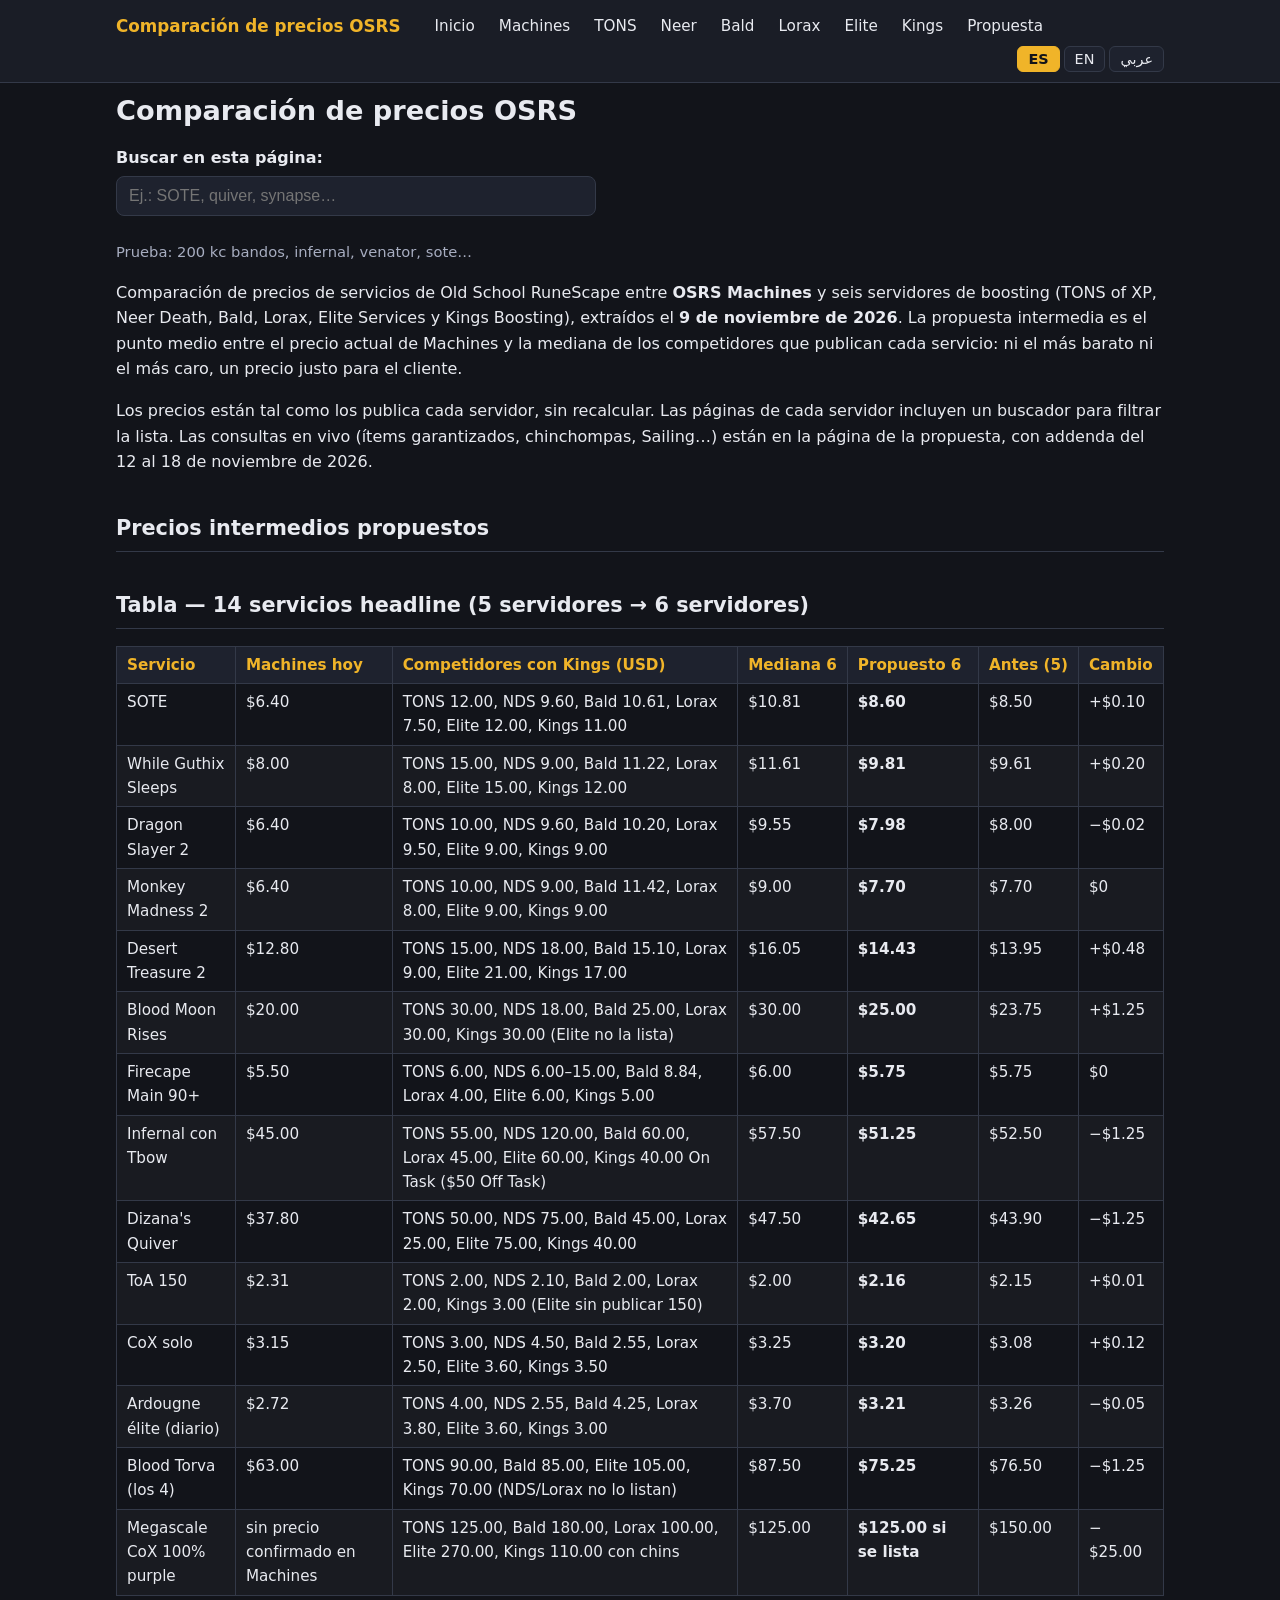
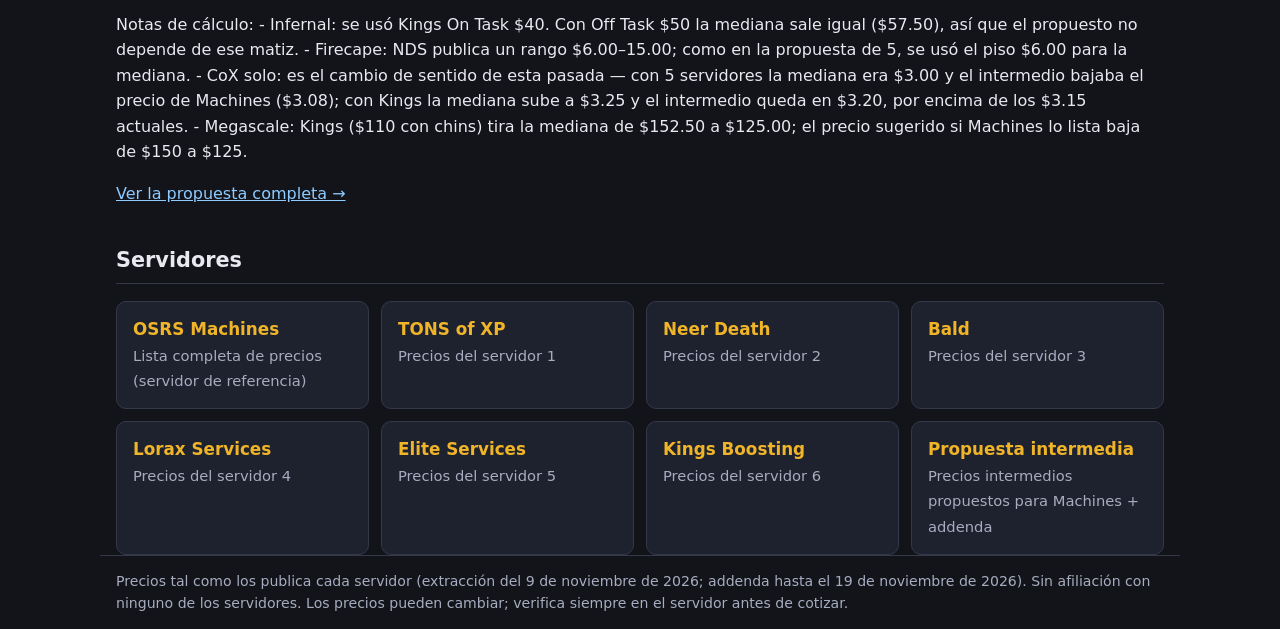
<file: index.html>
<!DOCTYPE html>
<html lang="es">
<head>
<meta charset="utf-8">
<meta name="viewport" content="width=device-width, initial-scale=1">
<title data-i18n="title_index">Comparación de precios OSRS — Machines vs 6 servidores</title>
<link rel="stylesheet" href="style.css">
</head>
<body>
<header class="top">
  <div class="wrap">
    <a class="brand" href="index.html" data-i18n="brand">Comparación de precios OSRS</a>
    <nav><a href="index.html" data-i18n="nav_inicio">Inicio</a><a href="machines.html">Machines</a><a href="tons.html">TONS</a><a href="neer.html">Neer</a><a href="bald.html">Bald</a><a href="lorax.html">Lorax</a><a href="elite.html">Elite</a><a href="kings.html">Kings</a><a href="propuesta.html" data-i18n="nav_propuesta">Propuesta</a></nav>
    
<div class="lang-switch" role="group" aria-label="Idioma / Language / اللغة">
  <button type="button" data-lang="es" class="active" aria-pressed="true">ES</button>
  <button type="button" data-lang="en" aria-pressed="false">EN</button>
  <button type="button" data-lang="ar" aria-pressed="false">عربي</button>
</div>

  </div>
</header>
<main class="wrap">
  <h1 data-i18n="h1_index">Comparación de precios OSRS</h1>
  
<div class="buscador">
  <label for="buscar" data-i18n="search_label">Buscar en esta página:</label>
  <input type="search" id="buscar" placeholder="Ej.: SOTE, quiver, synapse…" autocomplete="off" data-i18n-placeholder="search_placeholder">
  <p id="sin-resultados" class="sin-resultados" style="display:none" data-i18n="search_noresults">Sin resultados para esa búsqueda.</p>
</div>

  
<div id="comparar" class="comparar" hidden></div>
<p class="comparar-pista" data-i18n="cmp_hint">Prueba: 200 kc bandos, infernal, venator, sote…</p>

  
<p data-i18n-html="intro_p1">Comparación de precios de servicios de Old School RuneScape entre
<strong>OSRS Machines</strong> y seis servidores de boosting (TONS of XP,
Neer Death, Bald, Lorax, Elite Services y Kings Boosting), extraídos el
<strong>9 de noviembre de 2026</strong>. La propuesta intermedia es el punto
medio entre el precio actual de Machines y la mediana de los competidores
que publican cada servicio: ni el más barato ni el más caro, un precio
justo para el cliente.</p>
<p data-i18n-html="intro_p2">Los precios están tal como los publica cada servidor, sin recalcular.
Las páginas de cada servidor incluyen un buscador para filtrar la lista.
Las consultas en vivo (ítems garantizados, chinchompas, Sailing…) están
en la página de la propuesta, con addenda del 12 al 18 de noviembre de 2026.</p>
<h2 data-i18n="h2_propuestos">Precios intermedios propuestos</h2>
<h2 id="tabla-14-servicios-headline-5-servidores-6-servidores" data-i18n-html="b_0905">Tabla — 14 servicios headline (5 servidores → 6 servidores)</h2>
<table>
<thead>
<tr>
<th data-i18n-html="b_0884">Servicio</th>
<th data-i18n-html="b_0751">Machines hoy</th>
<th data-i18n-html="b_0639">Competidores con Kings (USD)</th>
<th data-i18n-html="b_0766">Mediana 6</th>
<th data-i18n-html="b_0845">Propuesto 6</th>
<th data-i18n-html="b_0597">Antes (5)</th>
<th data-i18n-html="b_0630">Cambio</th>
</tr>
</thead>
<tbody>
<tr>
<td>SOTE</td>
<td>$6.40</td>
<td>TONS 12.00, NDS 9.60, Bald 10.61, Lorax 7.50, Elite 12.00, Kings 11.00</td>
<td>$10.81</td>
<td><strong>$8.60</strong></td>
<td>$8.50</td>
<td>+$0.10</td>
</tr>
<tr>
<td>While Guthix Sleeps</td>
<td>$8.00</td>
<td>TONS 15.00, NDS 9.00, Bald 11.22, Lorax 8.00, Elite 15.00, Kings 12.00</td>
<td>$11.61</td>
<td><strong>$9.81</strong></td>
<td>$9.61</td>
<td>+$0.20</td>
</tr>
<tr>
<td>Dragon Slayer 2</td>
<td>$6.40</td>
<td>TONS 10.00, NDS 9.60, Bald 10.20, Lorax 9.50, Elite 9.00, Kings 9.00</td>
<td>$9.55</td>
<td><strong>$7.98</strong></td>
<td>$8.00</td>
<td>−$0.02</td>
</tr>
<tr>
<td>Monkey Madness 2</td>
<td>$6.40</td>
<td>TONS 10.00, NDS 9.00, Bald 11.42, Lorax 8.00, Elite 9.00, Kings 9.00</td>
<td>$9.00</td>
<td><strong>$7.70</strong></td>
<td>$7.70</td>
<td>$0</td>
</tr>
<tr>
<td>Desert Treasure 2</td>
<td>$12.80</td>
<td>TONS 15.00, NDS 18.00, Bald 15.10, Lorax 9.00, Elite 21.00, Kings 17.00</td>
<td>$16.05</td>
<td><strong>$14.43</strong></td>
<td>$13.95</td>
<td>+$0.48</td>
</tr>
<tr>
<td>Blood Moon Rises</td>
<td>$20.00</td>
<td data-i18n-html="b_0902">TONS 30.00, NDS 18.00, Bald 25.00, Lorax 30.00, Kings 30.00 (Elite no la lista)</td>
<td>$30.00</td>
<td><strong>$25.00</strong></td>
<td>$23.75</td>
<td>+$1.25</td>
</tr>
<tr>
<td>Firecape Main 90+</td>
<td>$5.50</td>
<td>TONS 6.00, NDS 6.00–15.00, Bald 8.84, Lorax 4.00, Elite 6.00, Kings 5.00</td>
<td>$6.00</td>
<td><strong>$5.75</strong></td>
<td>$5.75</td>
<td>$0</td>
</tr>
<tr>
<td data-i18n-html="b_0722">Infernal con Tbow</td>
<td>$45.00</td>
<td>TONS 55.00, NDS 120.00, Bald 60.00, Lorax 45.00, Elite 60.00, Kings 40.00 On Task ($50 Off Task)</td>
<td>$57.50</td>
<td><strong>$51.25</strong></td>
<td>$52.50</td>
<td>−$1.25</td>
</tr>
<tr>
<td>Dizana's Quiver</td>
<td>$37.80</td>
<td>TONS 50.00, NDS 75.00, Bald 45.00, Lorax 25.00, Elite 75.00, Kings 40.00</td>
<td>$47.50</td>
<td><strong>$42.65</strong></td>
<td>$43.90</td>
<td>−$1.25</td>
</tr>
<tr>
<td>ToA 150</td>
<td>$2.31</td>
<td data-i18n-html="b_0901">TONS 2.00, NDS 2.10, Bald 2.00, Lorax 2.00, Kings 3.00 (Elite sin publicar 150)</td>
<td>$2.00</td>
<td><strong>$2.16</strong></td>
<td>$2.15</td>
<td>+$0.01</td>
</tr>
<tr>
<td>CoX solo</td>
<td>$3.15</td>
<td>TONS 3.00, NDS 4.50, Bald 2.55, Lorax 2.50, Elite 3.60, Kings 3.50</td>
<td>$3.25</td>
<td><strong>$3.20</strong></td>
<td>$3.08</td>
<td>+$0.12</td>
</tr>
<tr>
<td data-i18n-html="b_0599">Ardougne élite (diario)</td>
<td>$2.72</td>
<td>TONS 4.00, NDS 2.55, Bald 4.25, Lorax 3.80, Elite 3.60, Kings 3.00</td>
<td>$3.70</td>
<td><strong>$3.21</strong></td>
<td>$3.26</td>
<td>−$0.05</td>
</tr>
<tr>
<td data-i18n-html="b_0619">Blood Torva (los 4)</td>
<td>$63.00</td>
<td data-i18n-html="b_0903">TONS 90.00, Bald 85.00, Elite 105.00, Kings 70.00 (NDS/Lorax no lo listan)</td>
<td>$87.50</td>
<td><strong>$75.25</strong></td>
<td>$76.50</td>
<td>−$1.25</td>
</tr>
<tr>
<td>Megascale CoX 100% purple</td>
<td data-i18n-html="b_0932">sin precio confirmado en Machines</td>
<td data-i18n-html="b_0900">TONS 125.00, Bald 180.00, Lorax 100.00, Elite 270.00, Kings 110.00 con chins</td>
<td>$125.00</td>
<td data-i18n-html="b_0048"><strong>$125.00 si se lista</strong></td>
<td>$150.00</td>
<td>−$25.00</td>
</tr>
</tbody>
</table>
<p data-i18n-html="b_0805">Notas de cálculo:
- Infernal: se usó Kings On Task $40. Con Off Task $50 la mediana sale igual ($57.50), así que el propuesto no depende de ese matiz.
- Firecape: NDS publica un rango $6.00–15.00; como en la propuesta de 5, se usó el piso $6.00 para la mediana.
- CoX solo: es el cambio de sentido de esta pasada — con 5 servidores la mediana era $3.00 y el intermedio bajaba el precio de Machines ($3.08); con Kings la mediana sube a $3.25 y el intermedio queda en $3.20, por encima de los $3.15 actuales.
- Megascale: Kings ($110 con chins) tira la mediana de $152.50 a $125.00; el precio sugerido si Machines lo lista baja de $150 a $125.</p><p><a href="propuesta.html" data-i18n="link_propuesta">Ver la propuesta completa →</a></p><h2 data-i18n="h2_servidores">Servidores</h2>
<div class="cards"><a class="card" href="machines.html"><strong>OSRS Machines</strong><span data-i18n="card_machines">Lista completa de precios (servidor de referencia)</span></a><a class="card" href="tons.html"><strong>TONS of XP</strong><span data-i18n="card_tons">Precios del servidor 1</span></a><a class="card" href="neer.html"><strong>Neer Death</strong><span data-i18n="card_neer">Precios del servidor 2</span></a><a class="card" href="bald.html"><strong>Bald</strong><span data-i18n="card_bald">Precios del servidor 3</span></a><a class="card" href="lorax.html"><strong>Lorax Services</strong><span data-i18n="card_lorax">Precios del servidor 4</span></a><a class="card" href="elite.html"><strong>Elite Services</strong><span data-i18n="card_elite">Precios del servidor 5</span></a><a class="card" href="kings.html"><strong>Kings Boosting</strong><span data-i18n="card_kings">Precios del servidor 6</span></a><a class="card" href="propuesta.html"><strong>Propuesta intermedia</strong><span data-i18n="card_propuesta">Precios intermedios propuestos para Machines + addenda</span></a></div>
</main>
<footer class="wrap">
  <p data-i18n="footer">Precios tal como los publica cada servidor (extracción del 9 de noviembre de 2026; addenda hasta el 19 de noviembre de 2026). Sin afiliación con ninguno de los servidores. Los precios pueden cambiar; verifica siempre en el servidor antes de cotizar.</p>
</footer>
<script src="i18n.js"></script>
<script src="compare.js"></script>

<script>
document.getElementById('buscar').addEventListener('input', function (e) {
  var q = e.target.value.trim().toLowerCase();
  var shown = 0;
  document.querySelectorAll('main li, main tbody tr, main .card').forEach(function (el) {
    if (el.closest && el.closest('#comparar')) return; // la tabla de comparación no se filtra
    var hit = !q || el.textContent.toLowerCase().includes(q);
    el.style.display = hit ? '' : 'none';
    if (hit) shown++;
  });
  document.getElementById('sin-resultados').style.display =
    (q && shown === 0) ? 'block' : 'none';
});
</script>

</body>
</html>
</file>
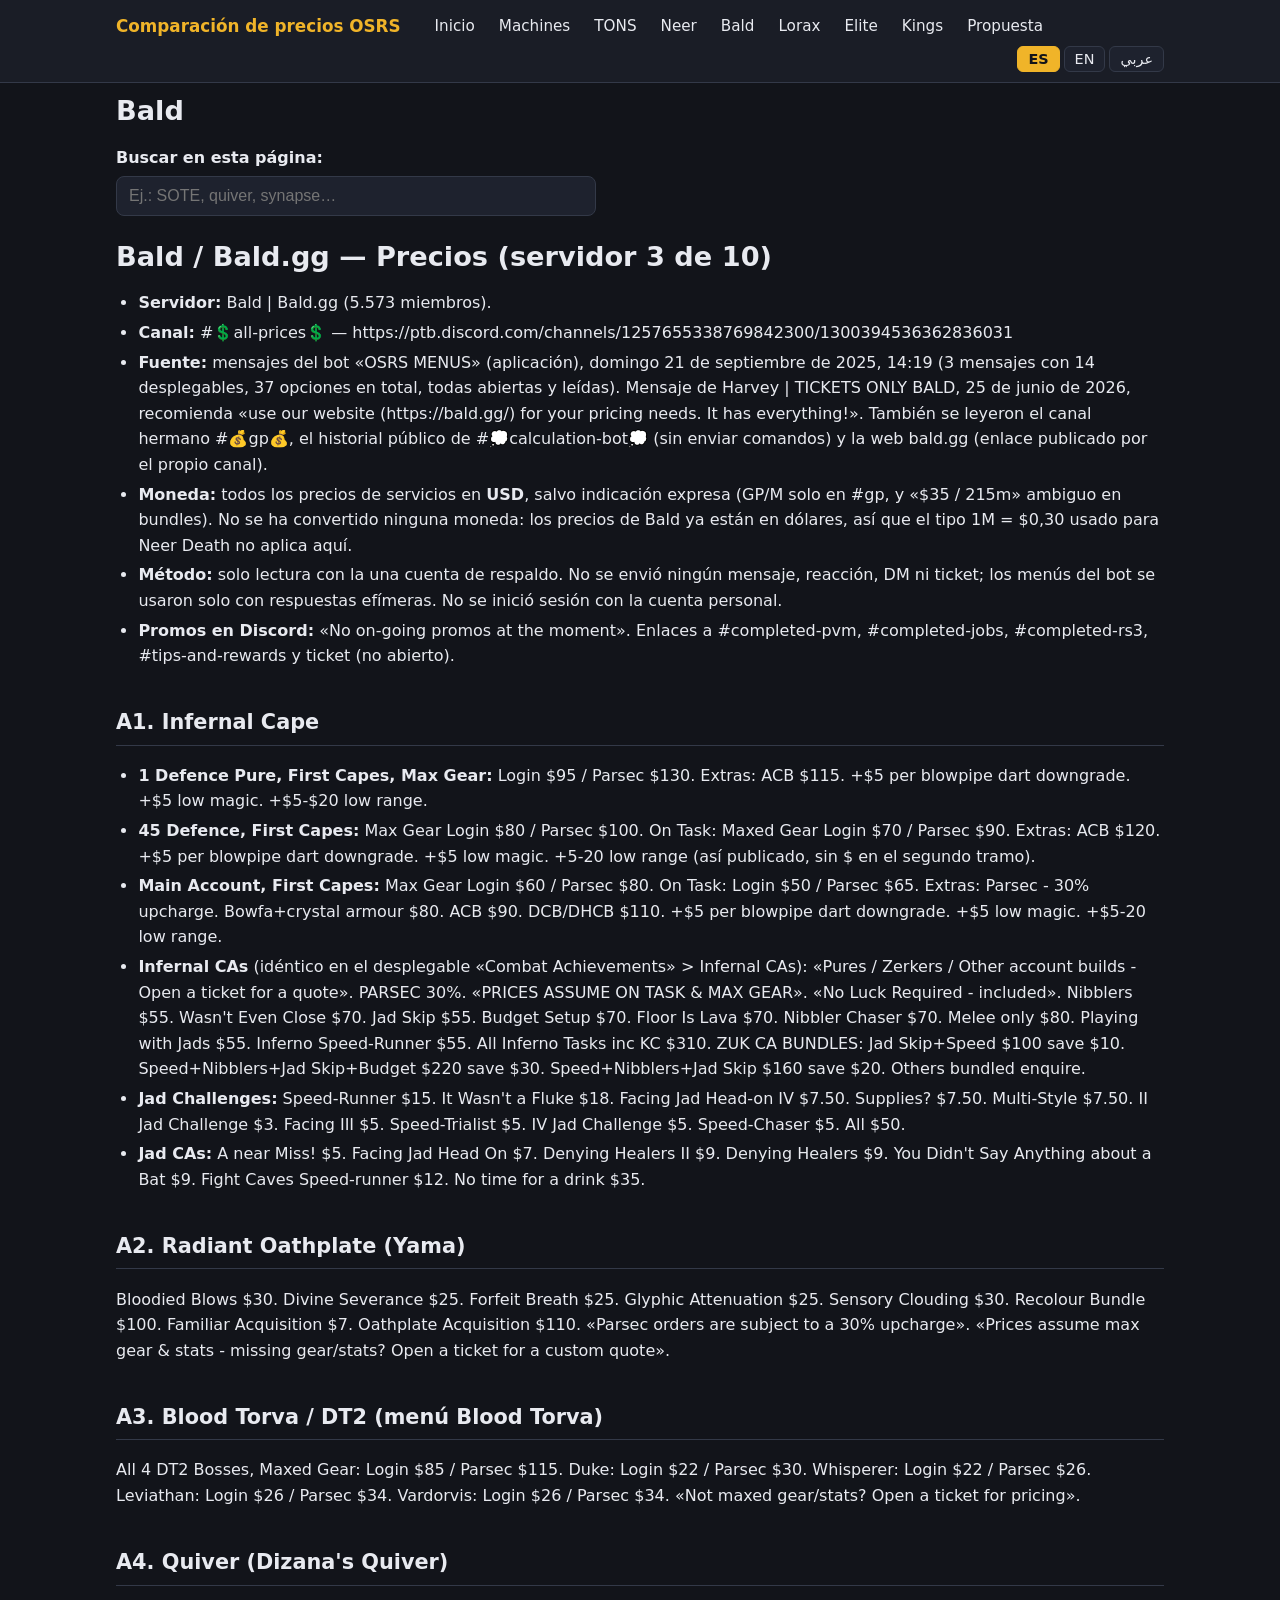
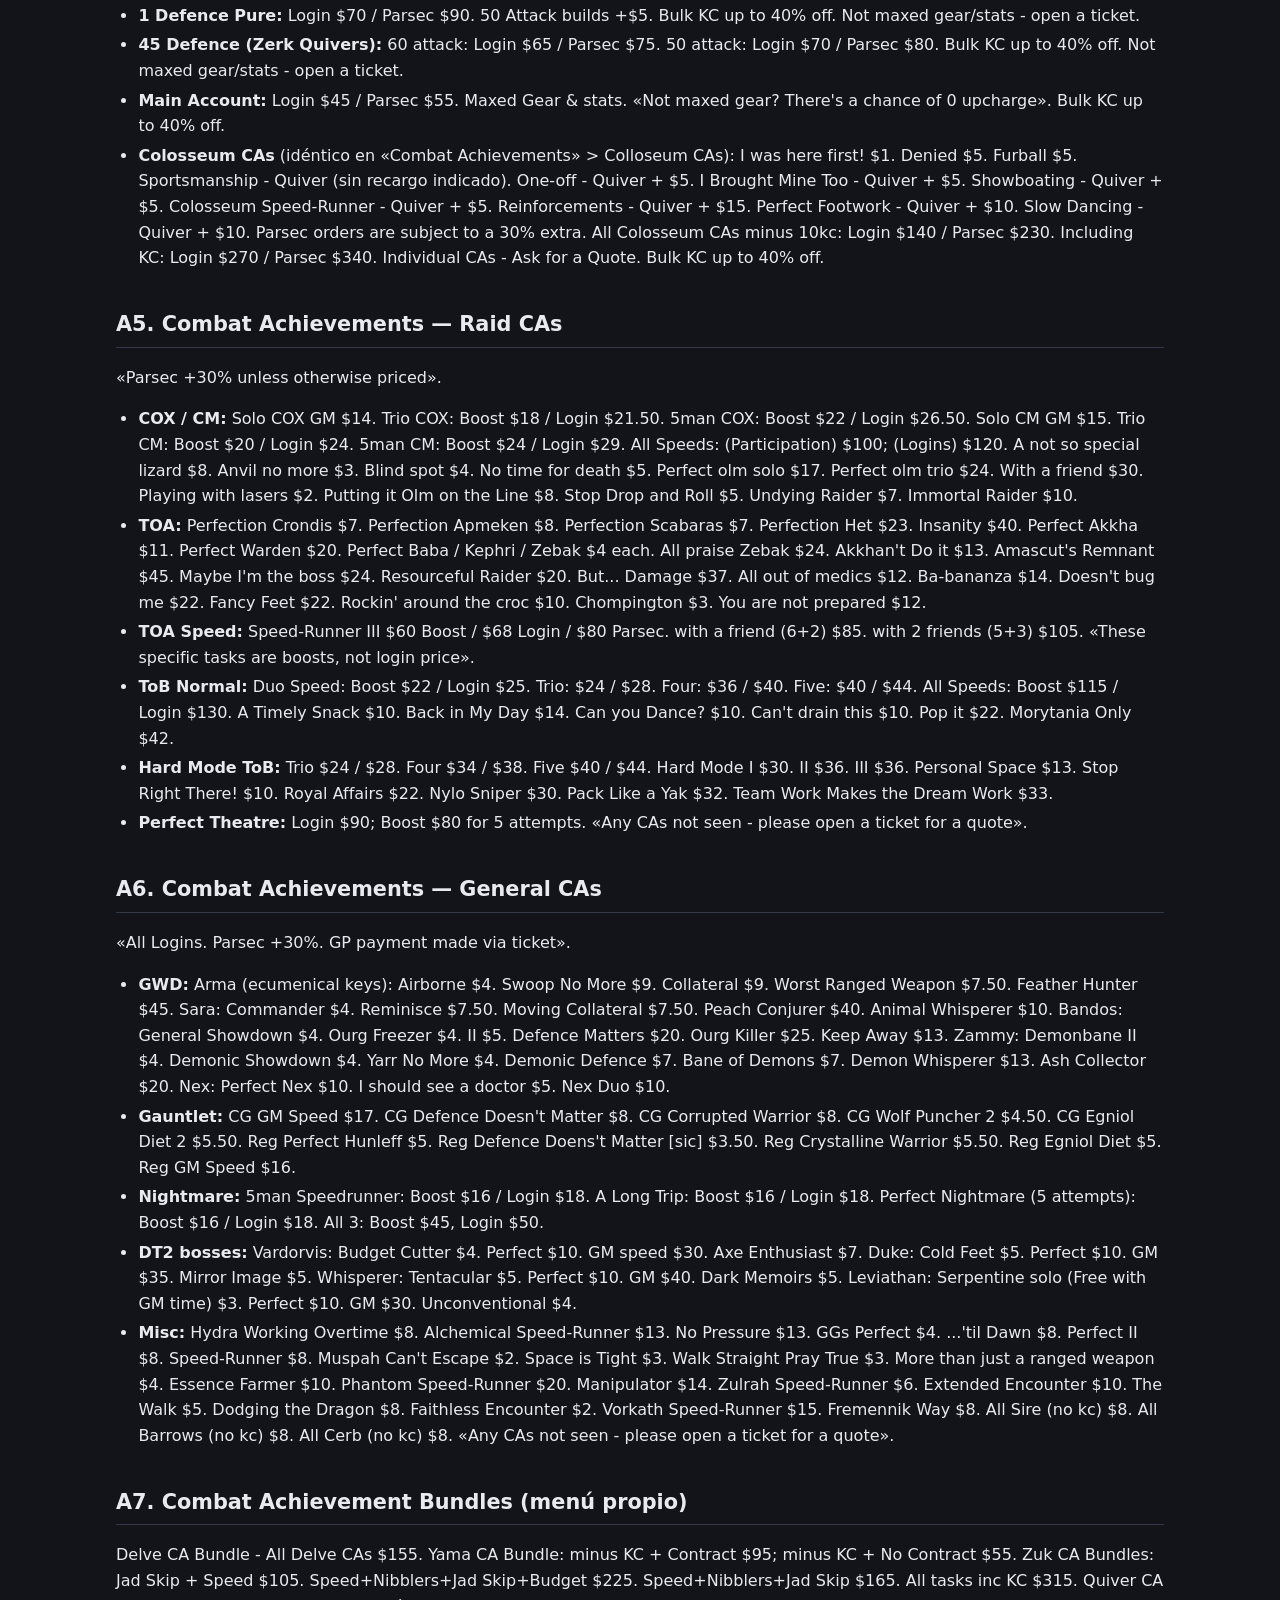
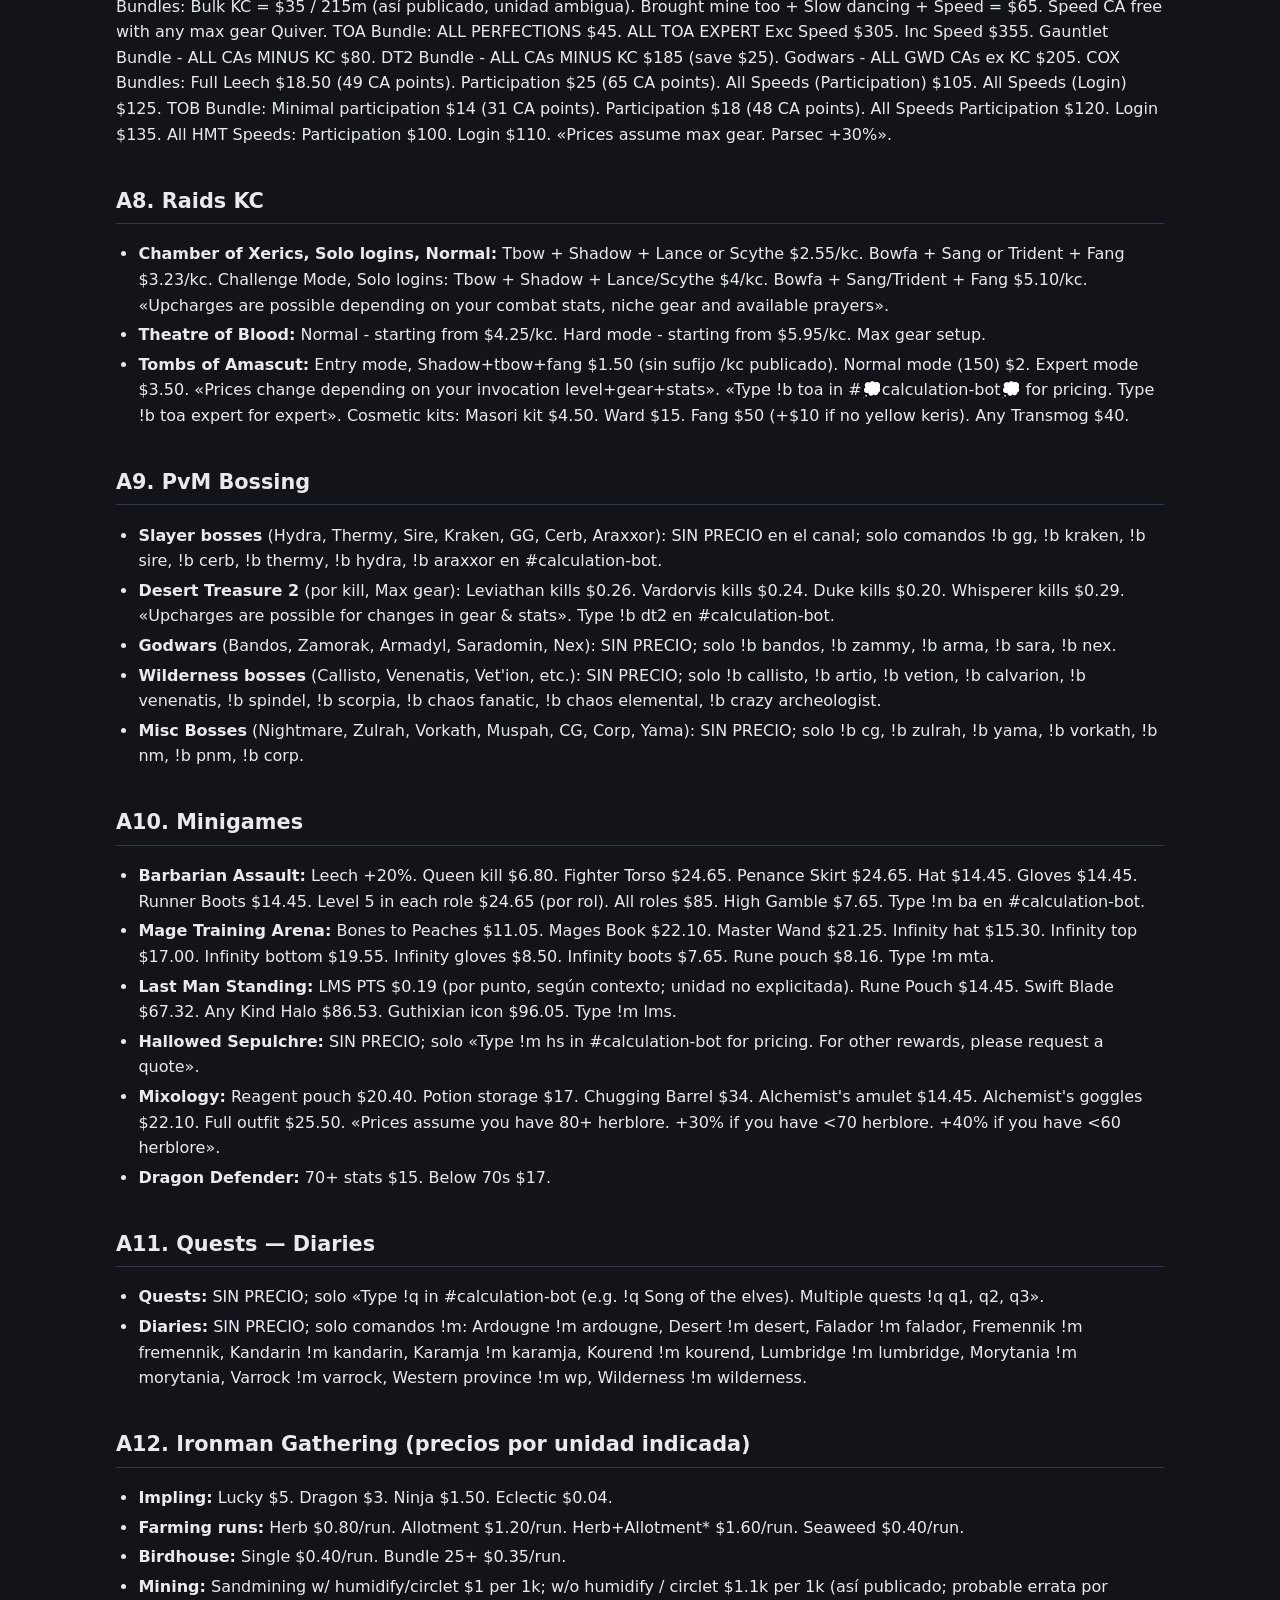
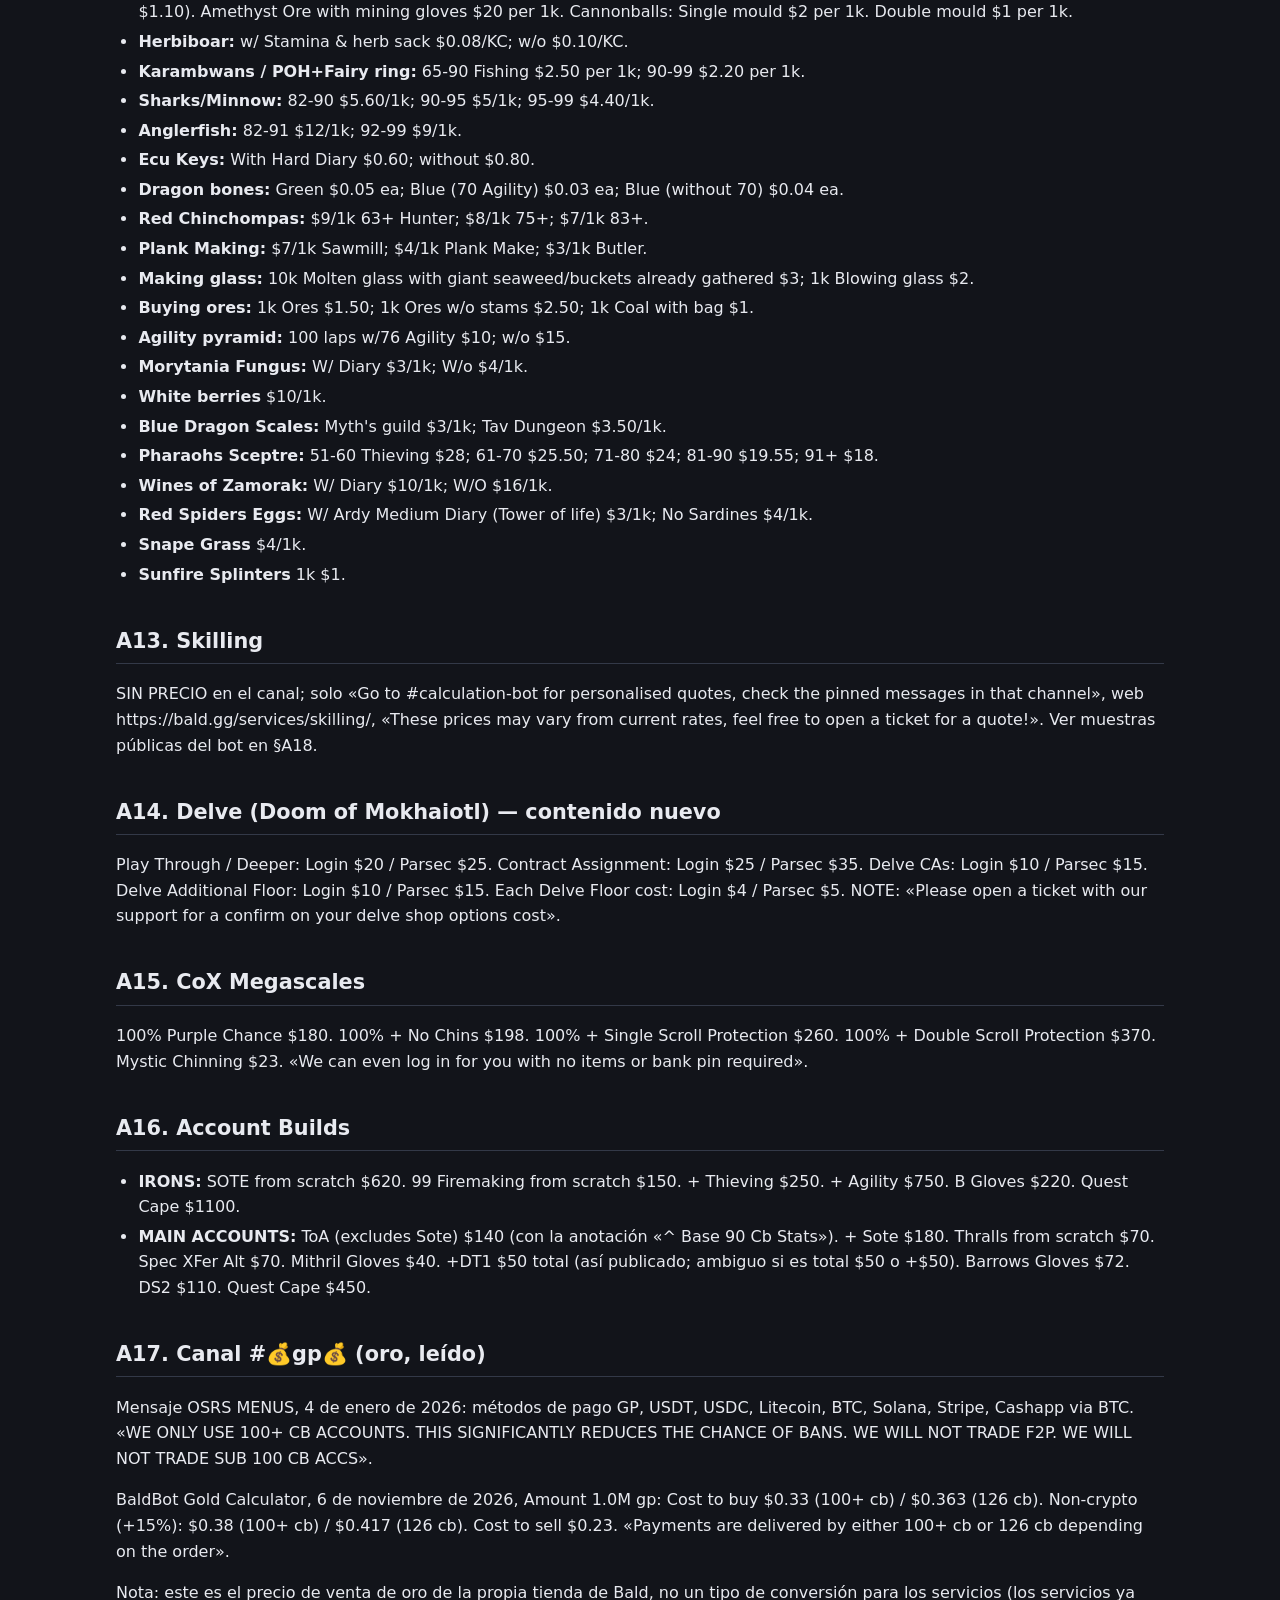
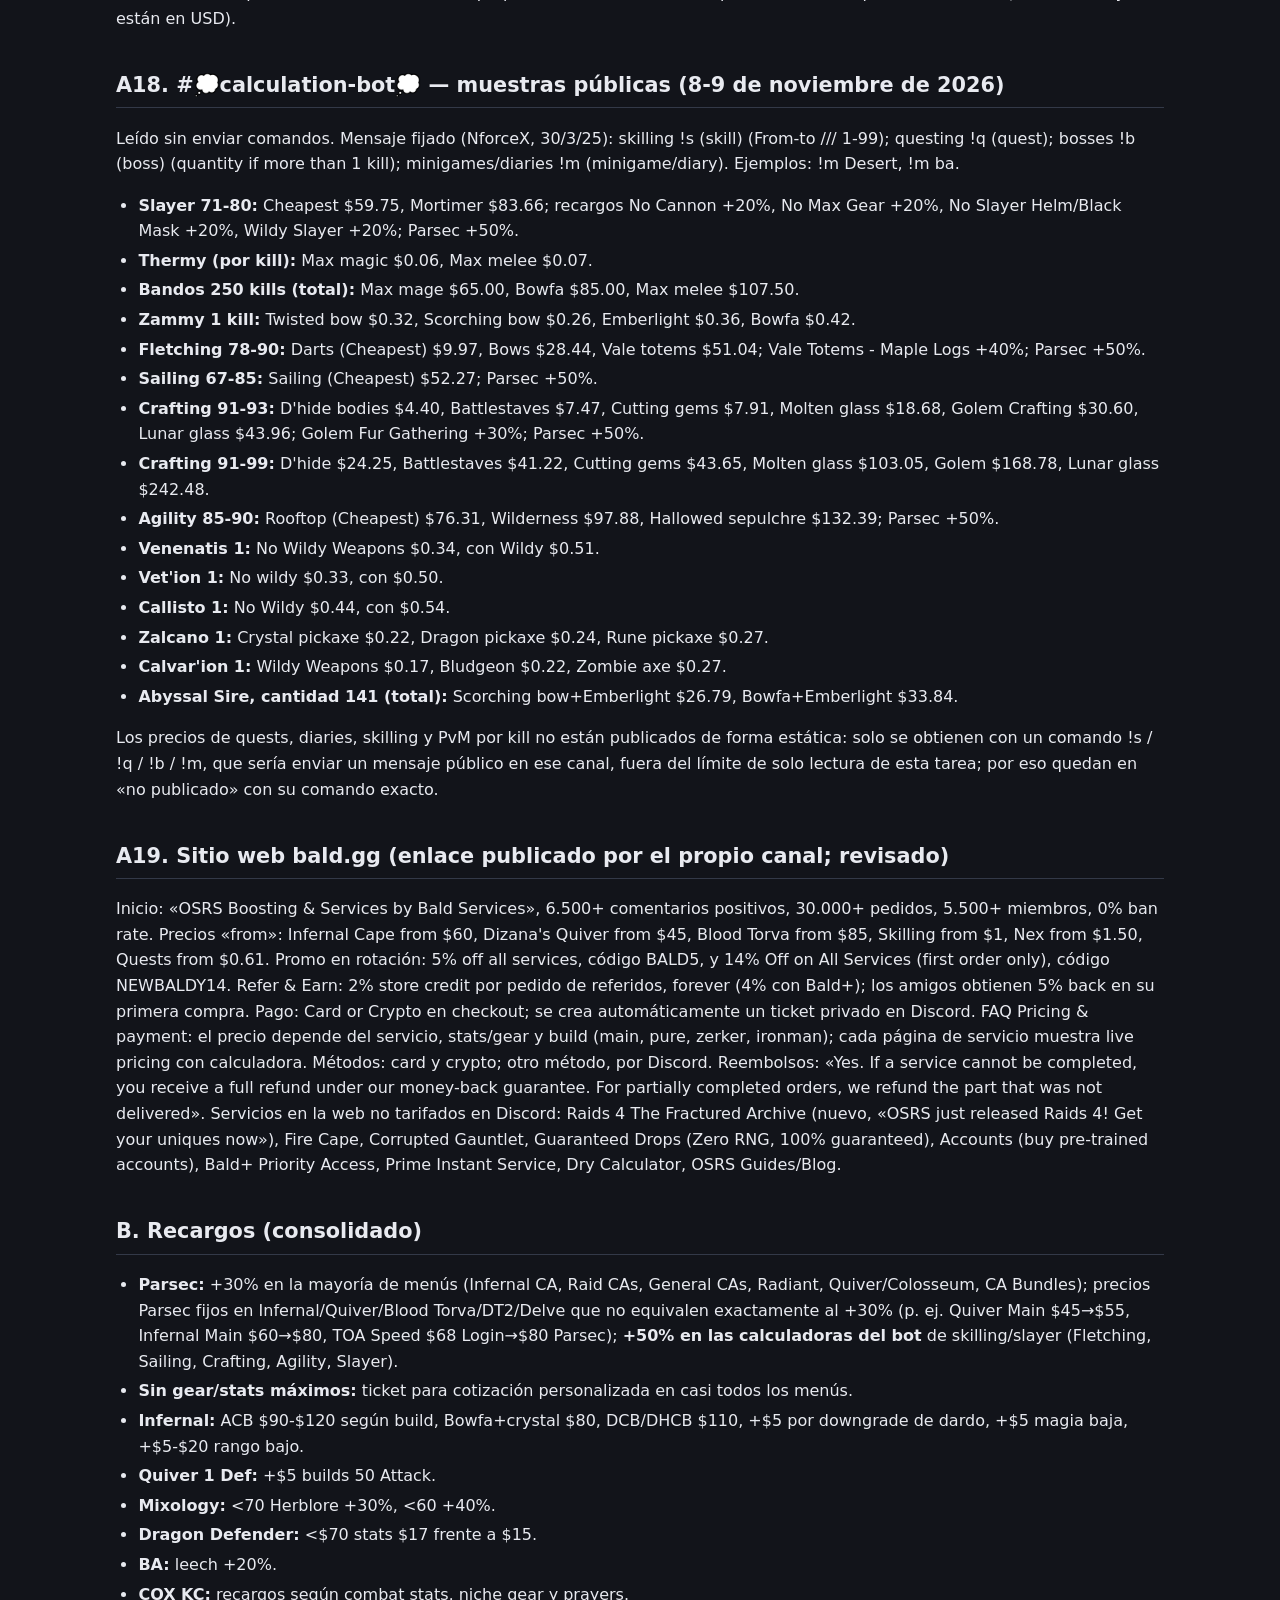
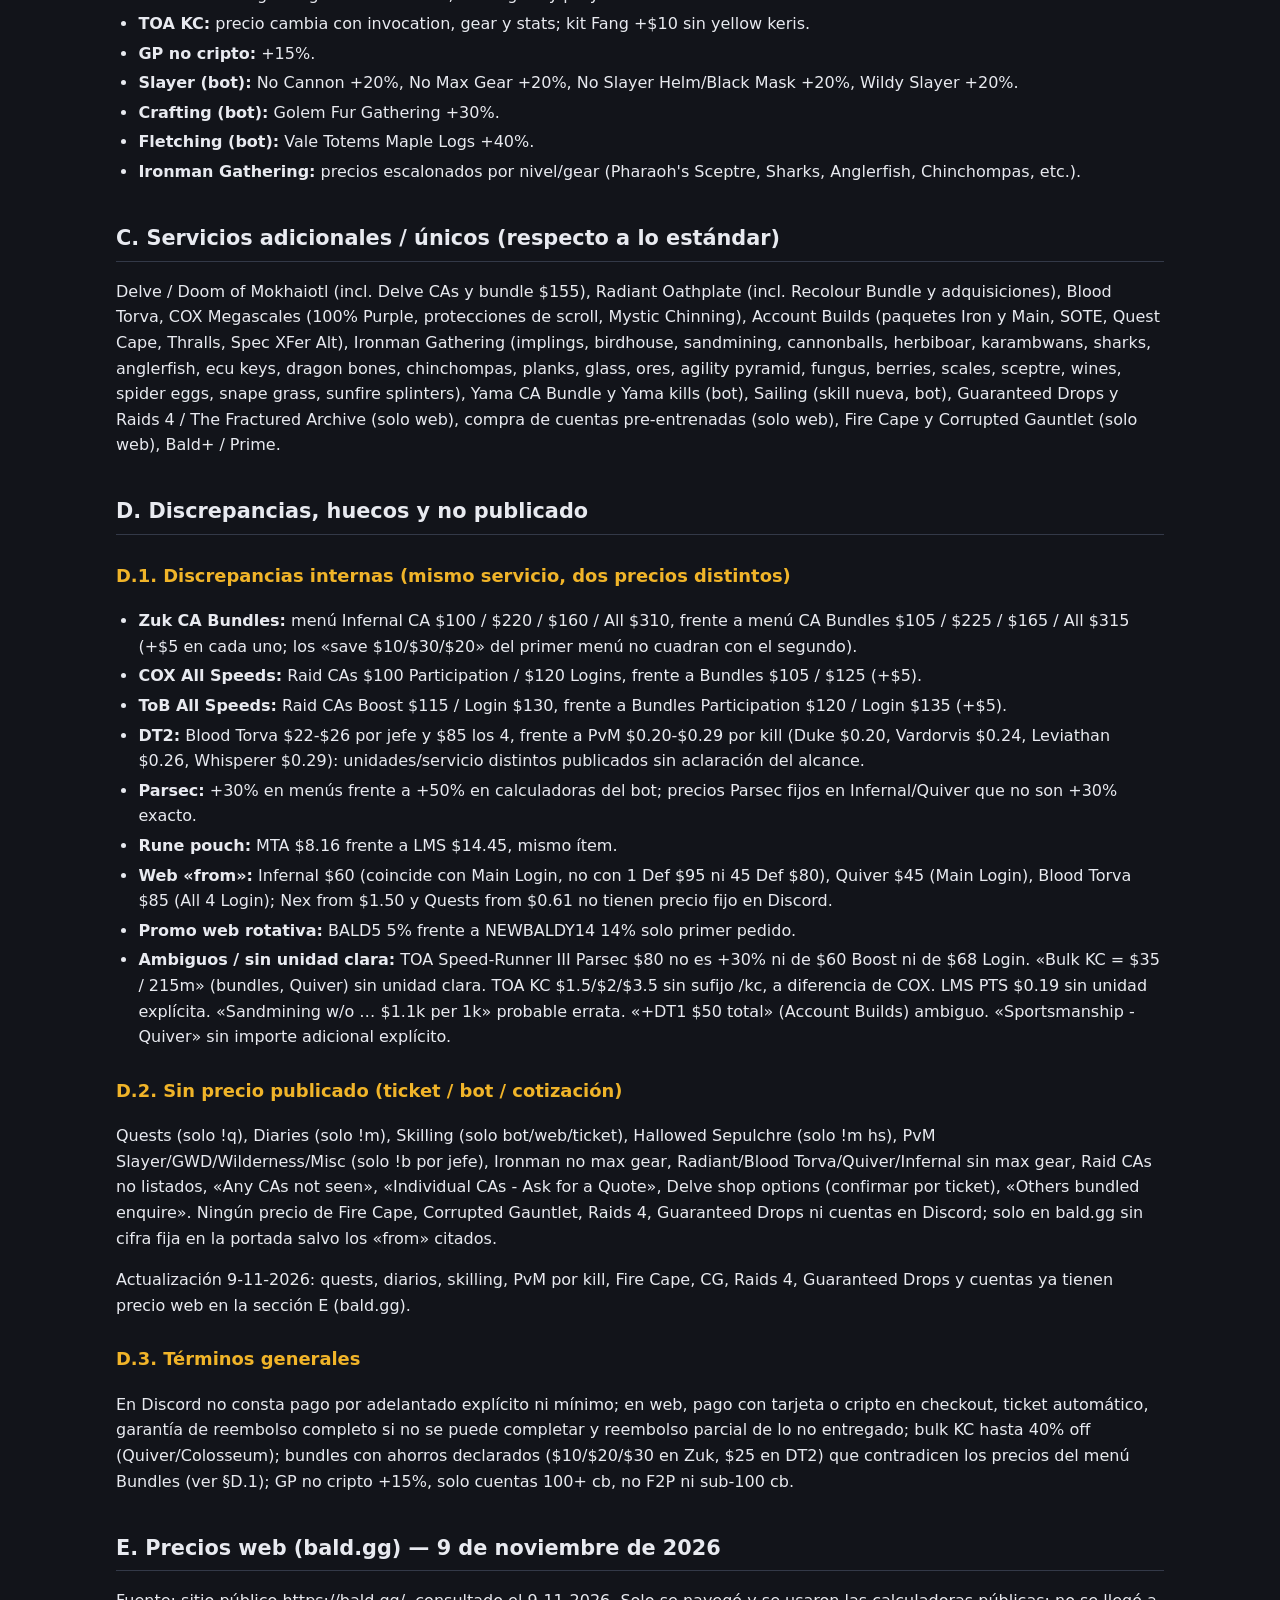
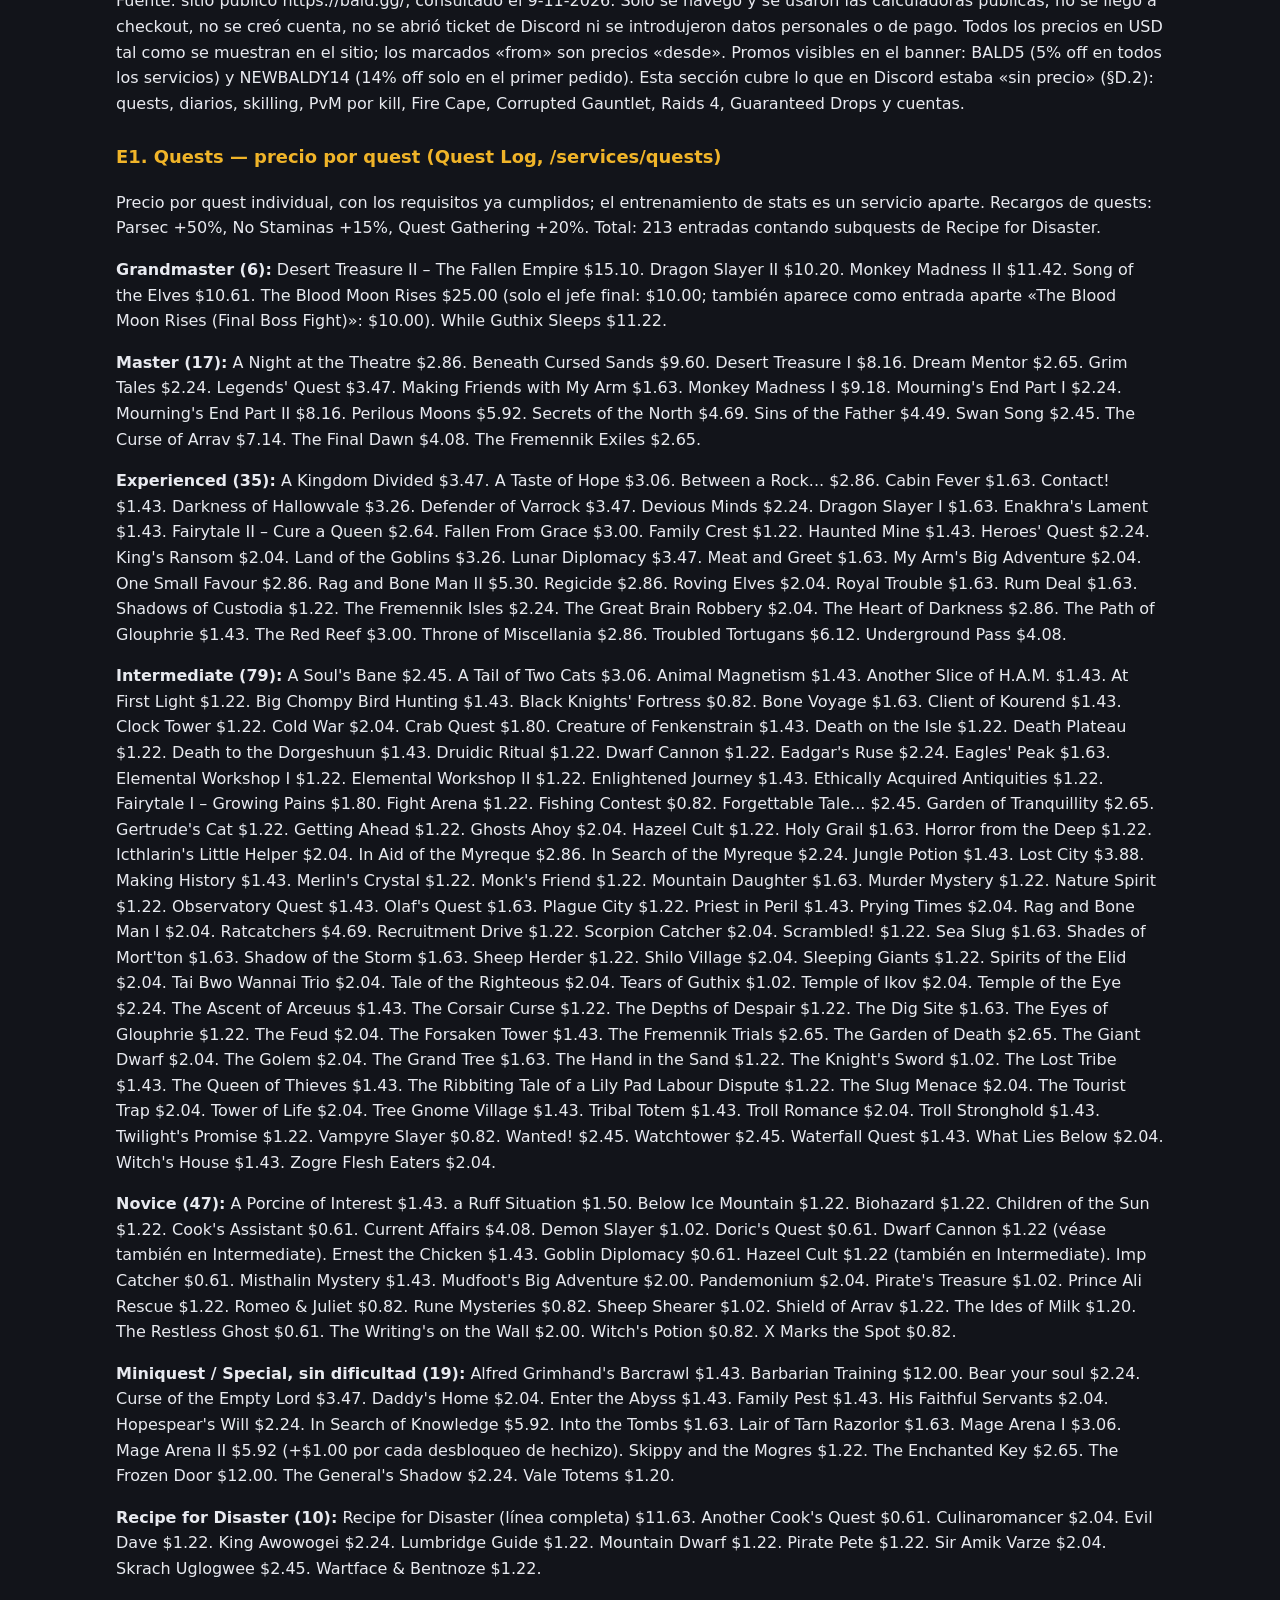
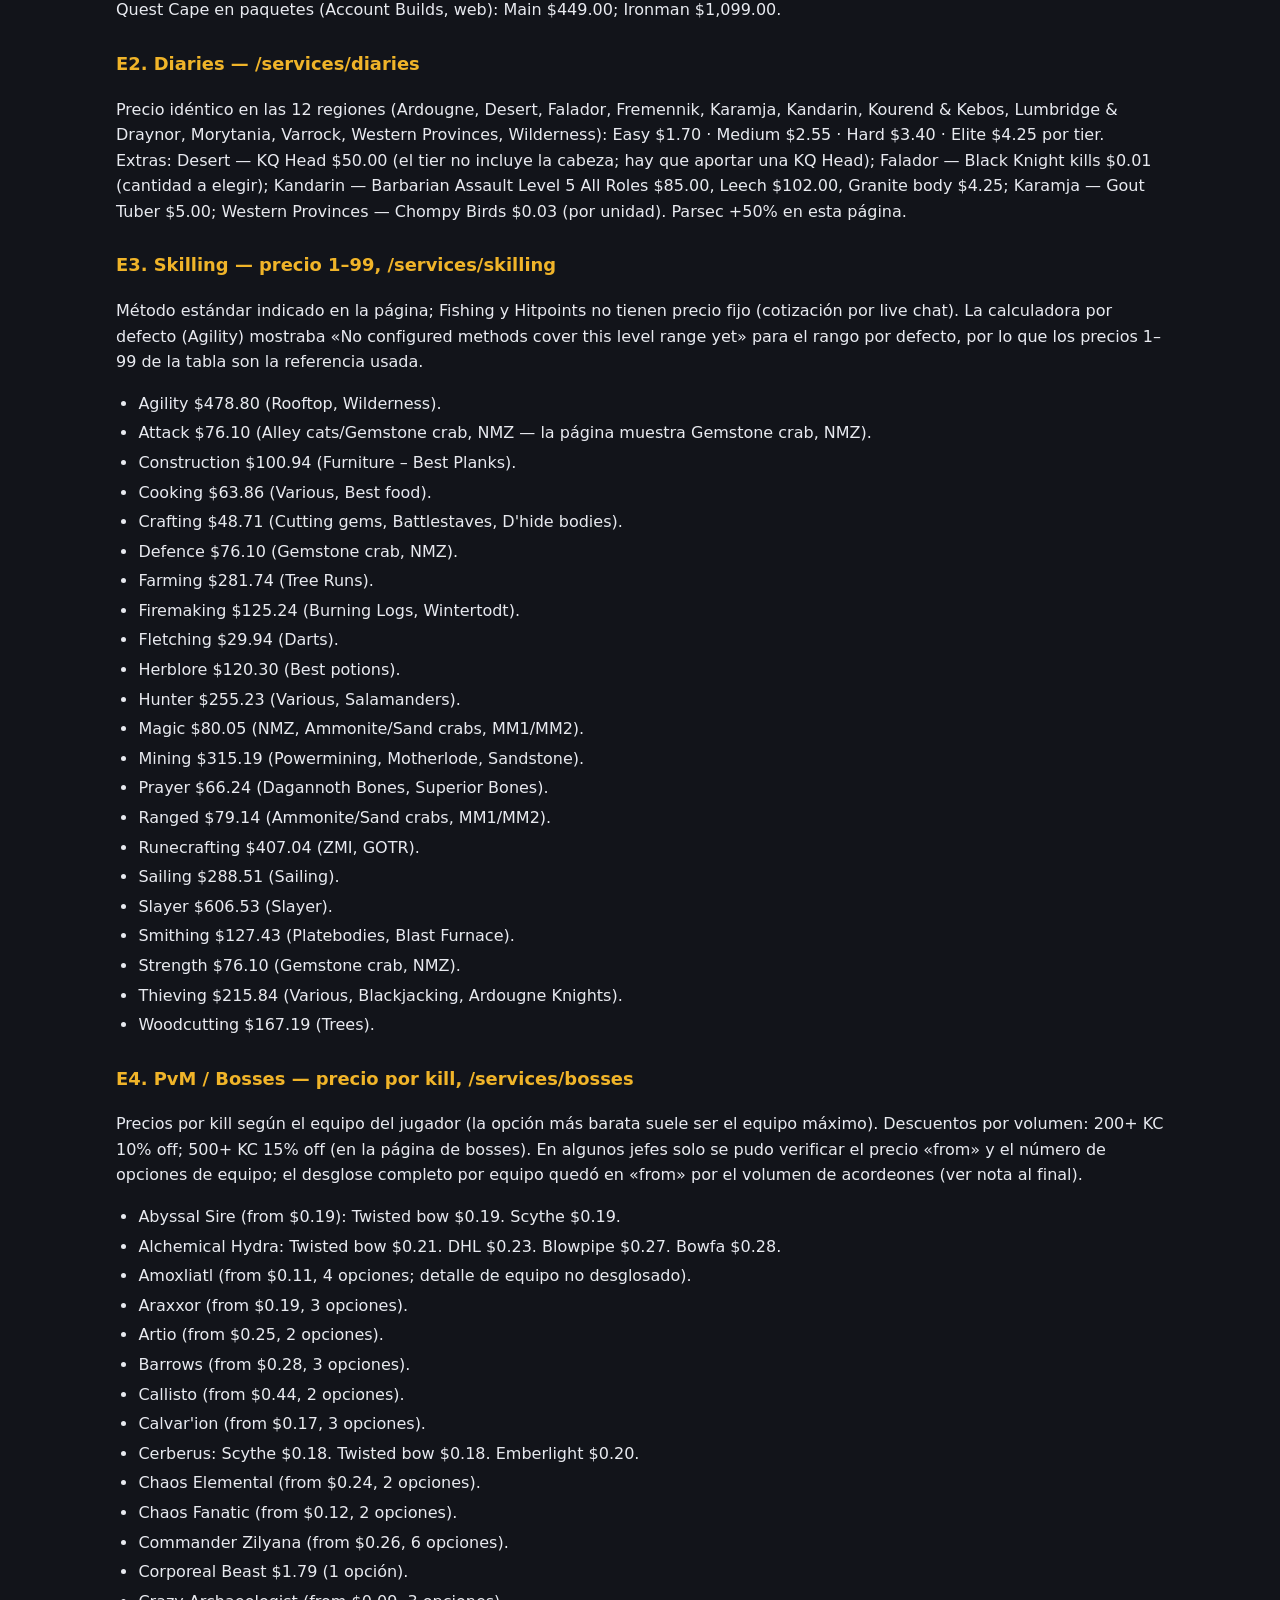
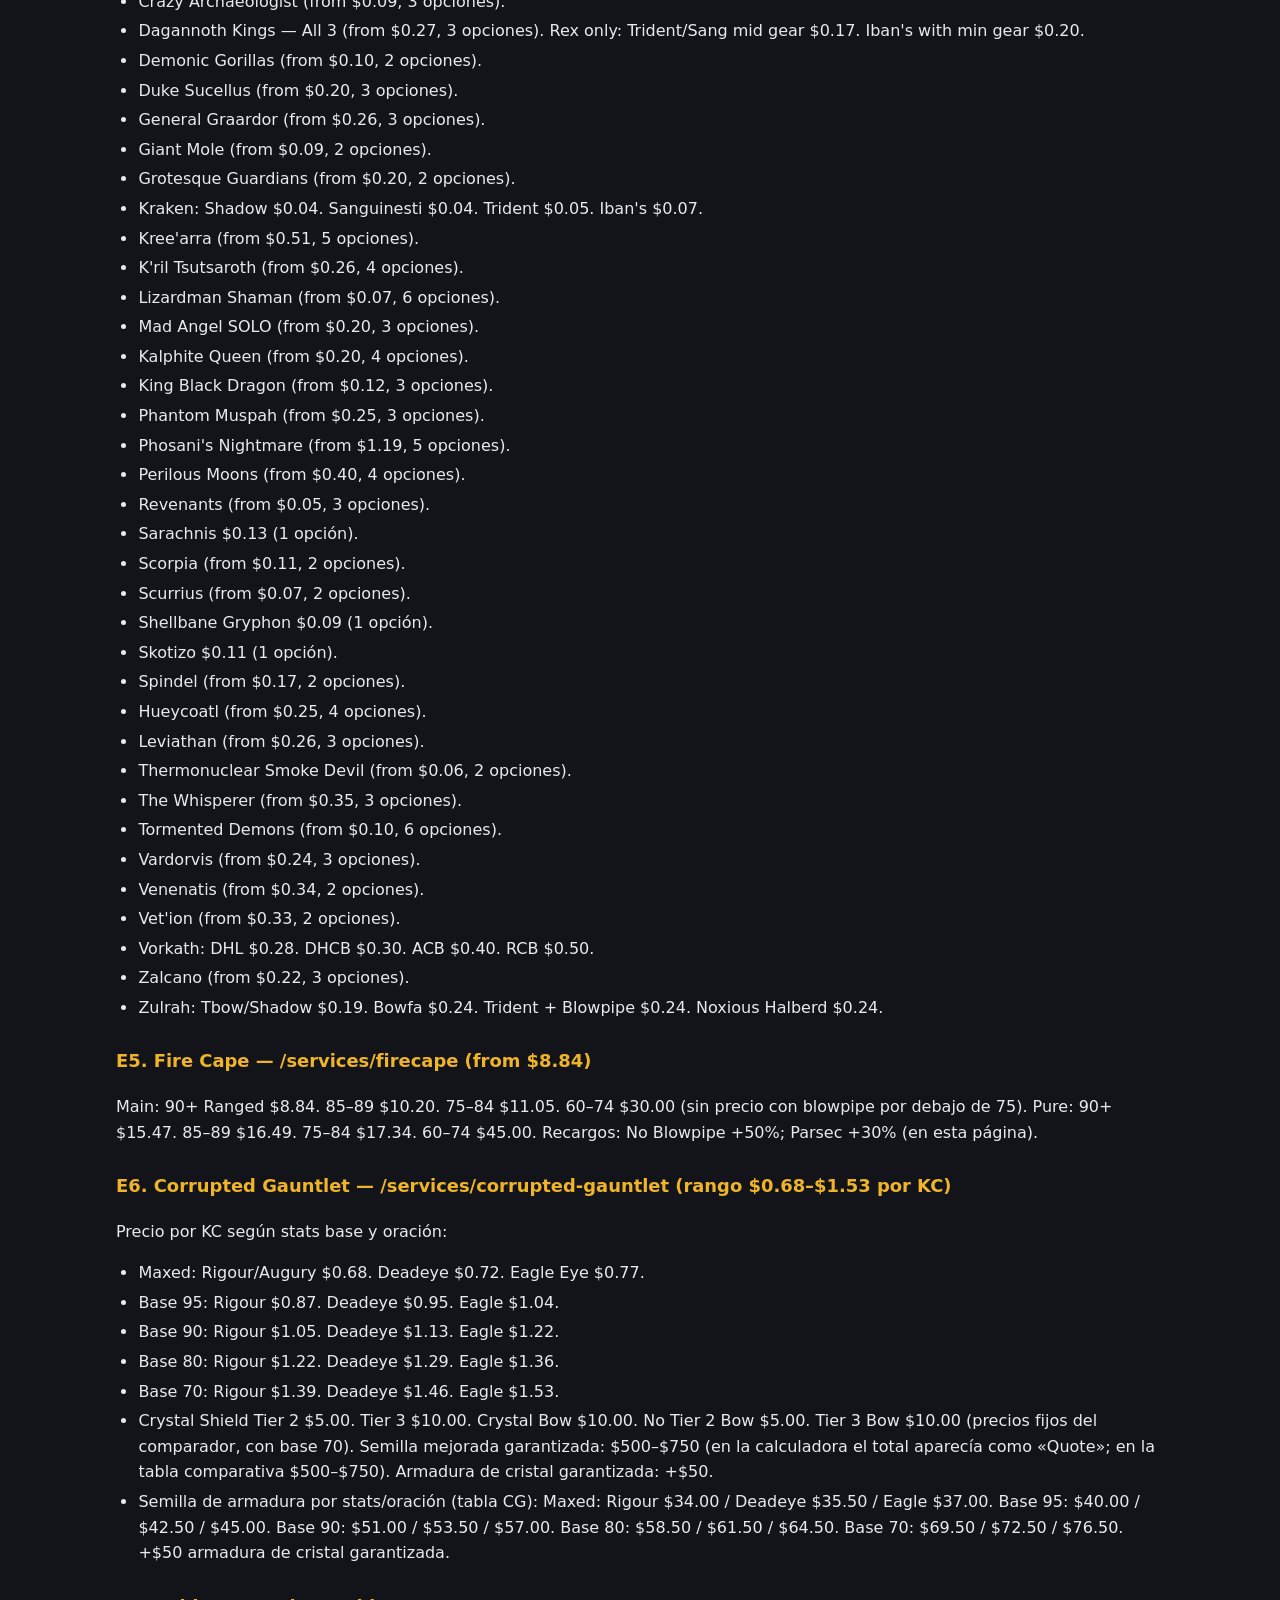
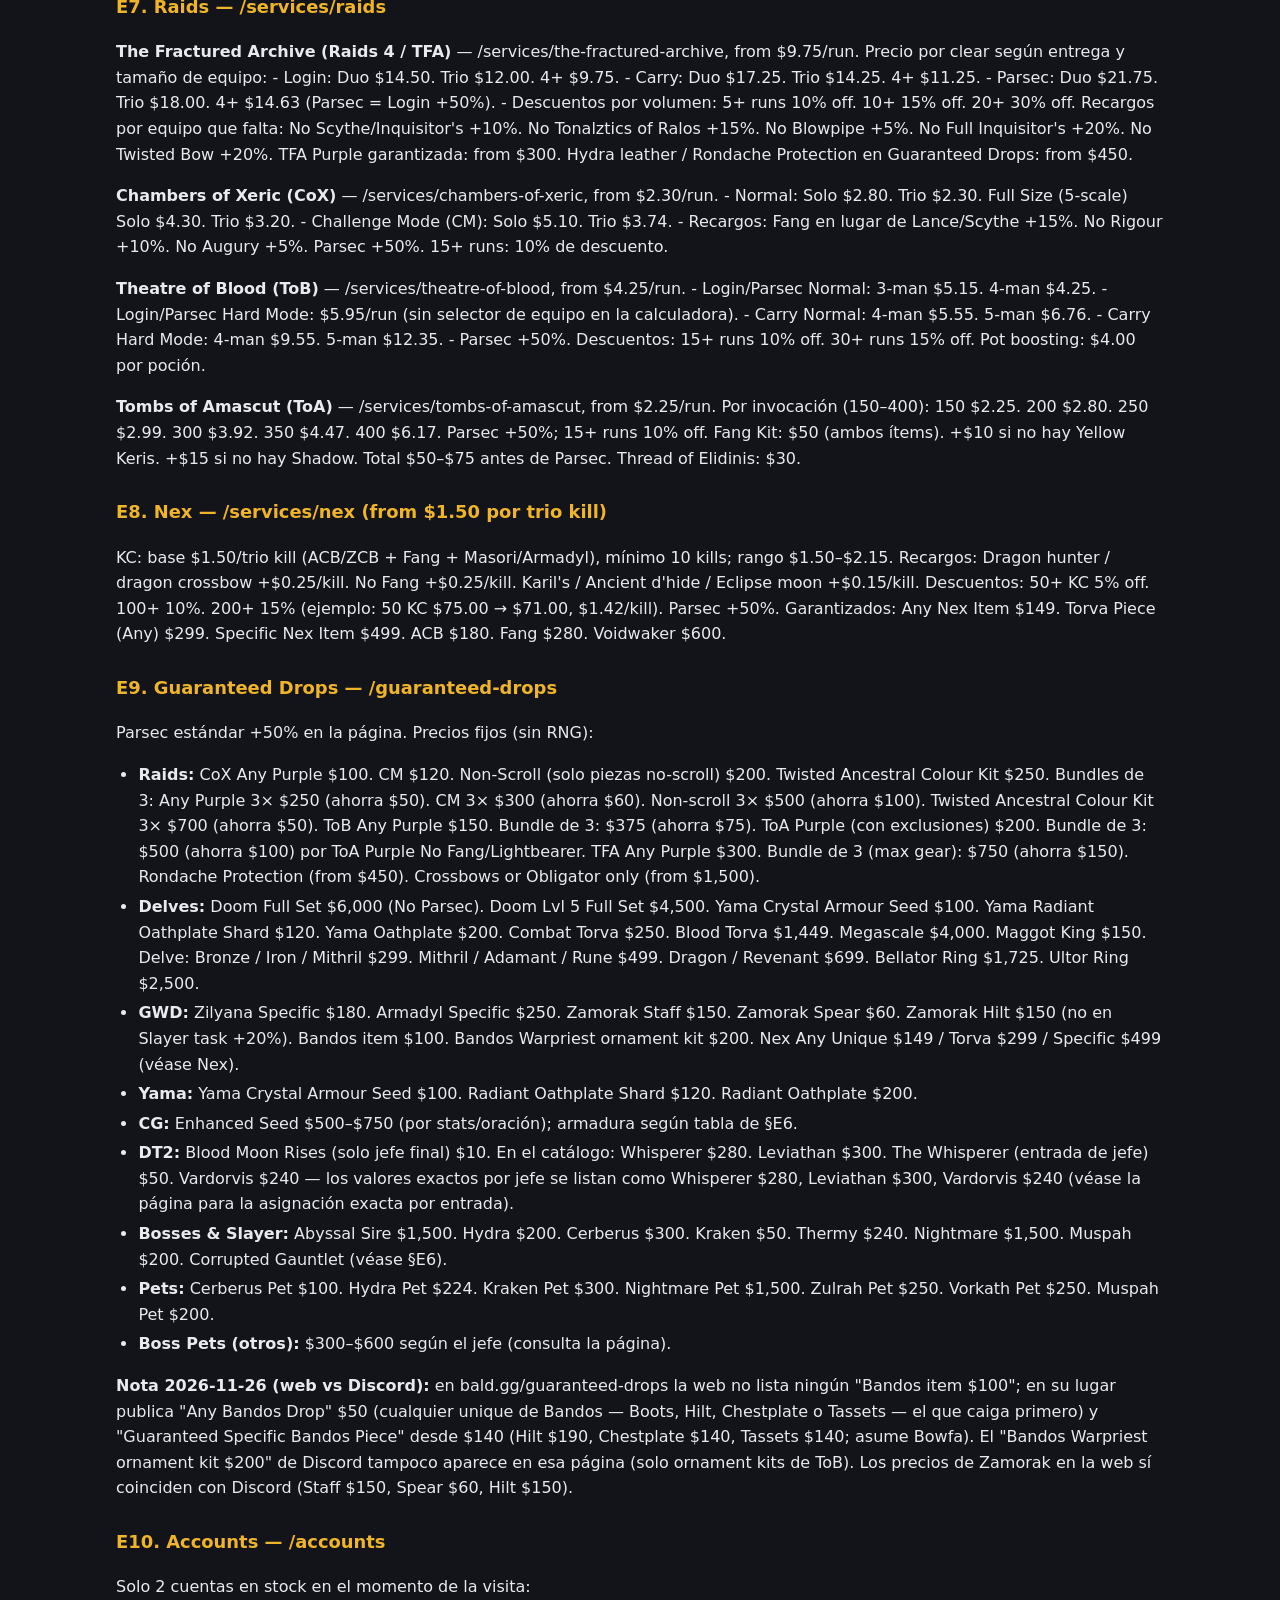
<file: bald.html>
<!DOCTYPE html>
<html lang="es">
<head>
<meta charset="utf-8">
<meta name="viewport" content="width=device-width, initial-scale=1">
<title data-i18n="title_bald">Bald — Precios</title>
<link rel="stylesheet" href="style.css">
</head>
<body>
<header class="top">
  <div class="wrap">
    <a class="brand" href="index.html" data-i18n="brand">Comparación de precios OSRS</a>
    <nav><a href="index.html" data-i18n="nav_inicio">Inicio</a><a href="machines.html">Machines</a><a href="tons.html">TONS</a><a href="neer.html">Neer</a><a href="bald.html">Bald</a><a href="lorax.html">Lorax</a><a href="elite.html">Elite</a><a href="kings.html">Kings</a><a href="propuesta.html" data-i18n="nav_propuesta">Propuesta</a></nav>
    
<div class="lang-switch" role="group" aria-label="Idioma / Language / اللغة">
  <button type="button" data-lang="es" class="active" aria-pressed="true">ES</button>
  <button type="button" data-lang="en" aria-pressed="false">EN</button>
  <button type="button" data-lang="ar" aria-pressed="false">عربي</button>
</div>

  </div>
</header>
<main class="wrap">
  <h1>Bald</h1>
  
<div class="buscador">
  <label for="buscar" data-i18n="search_label">Buscar en esta página:</label>
  <input type="search" id="buscar" placeholder="Ej.: SOTE, quiver, synapse…" autocomplete="off" data-i18n-placeholder="search_placeholder">
  <p id="sin-resultados" class="sin-resultados" style="display:none" data-i18n="search_noresults">Sin resultados para esa búsqueda.</p>
</div>

  
  <h1 id="bald-baldgg-precios-servidor-3-de-10" data-i18n-html="b_0614">Bald / Bald.gg — Precios (servidor 3 de 10)</h1>
<ul>
<li data-i18n-html="b_0406"><strong>Servidor:</strong> Bald | Bald.gg (5.573 miembros).</li>
<li data-i18n-html="b_0988"><strong>Canal:</strong> #💲all-prices💲 — https://ptb.discord.com/channels/1257655338769842300/1300394536362836031</li>
<li data-i18n-html="b_0199"><strong>Fuente:</strong> mensajes del bot «OSRS MENUS» (aplicación), domingo 21 de septiembre de 2025, 14:19 (3 mensajes con 14 desplegables, 37 opciones en total, todas abiertas y leídas). Mensaje de Harvey | TICKETS ONLY BALD, 25 de junio de 2026, recomienda «use our website (https://bald.gg/) for your pricing needs. It has everything!». También se leyeron el canal hermano #💰gp💰, el historial público de #💭calculation-bot💭 (sin enviar comandos) y la web bald.gg (enlace publicado por el propio canal).</li>
<li data-i18n-html="b_0325"><strong>Moneda:</strong> todos los precios de servicios en <strong>USD</strong>, salvo indicación expresa (GP/M solo en #gp, y «$35 / 215m» ambiguo en bundles). No se ha convertido ninguna moneda: los precios de Bald ya están en dólares, así que el tipo 1M = $0,30 usado para Neer Death no aplica aquí.</li>
<li data-i18n-html="b_0329"><strong>Método:</strong> solo lectura con la una cuenta de respaldo. No se envió ningún mensaje, reacción, DM ni ticket; los menús del bot se usaron solo con respuestas efímeras. No se inició sesión con la cuenta personal.</li>
<li data-i18n-html="b_0370"><strong>Promos en Discord:</strong> «No on-going promos at the moment». Enlaces a #completed-pvm, #completed-jobs, #completed-rs3, #tips-and-rewards y ticket (no abierto).</li>
</ul>
<h2 id="a1-infernal-cape">A1. Infernal Cape</h2>
<ul>
<li><strong>1 Defence Pure, First Capes, Max Gear:</strong> Login $95 / Parsec $130. Extras: ACB $115. +$5 per blowpipe dart downgrade. +$5 low magic. +$5-$20 low range.</li>
<li data-i18n-html="b_0053"><strong>45 Defence, First Capes:</strong> Max Gear Login $80 / Parsec $100. On Task: Maxed Gear Login $70 / Parsec $90. Extras: ACB $120. +$5 per blowpipe dart downgrade. +$5 low magic. +5-20 low range (así publicado, sin $ en el segundo tramo).</li>
<li><strong>Main Account, First Capes:</strong> Max Gear Login $60 / Parsec $80. On Task: Login $50 / Parsec $65. Extras: Parsec - 30% upcharge. Bowfa+crystal armour $80. ACB $90. DCB/DHCB $110. +$5 per blowpipe dart downgrade. +$5 low magic. +$5-20 low range.</li>
<li data-i18n-html="b_0250"><strong>Infernal CAs</strong> (idéntico en el desplegable «Combat Achievements» &gt; Infernal CAs): «Pures / Zerkers / Other account builds - Open a ticket for a quote». PARSEC 30%. «PRICES ASSUME ON TASK &amp; MAX GEAR». «No Luck Required - included». Nibblers $55. Wasn't Even Close $70. Jad Skip $55. Budget Setup $70. Floor Is Lava $70. Nibbler Chaser $70. Melee only $80. Playing with Jads $55. Inferno Speed-Runner $55. All Inferno Tasks inc KC $310. ZUK CA BUNDLES: Jad Skip+Speed $100 save $10. Speed+Nibblers+Jad Skip+Budget $220 save $30. Speed+Nibblers+Jad Skip $160 save $20. Others bundled enquire.</li>
<li><strong>Jad Challenges:</strong> Speed-Runner $15. It Wasn't a Fluke $18. Facing Jad Head-on IV $7.50. Supplies? $7.50. Multi-Style $7.50. II Jad Challenge $3. Facing III $5. Speed-Trialist $5. IV Jad Challenge $5. Speed-Chaser $5. All $50.</li>
<li><strong>Jad CAs:</strong> A near Miss! $5. Facing Jad Head On $7. Denying Healers II $9. Denying Healers $9. You Didn't Say Anything about a Bat $9. Fight Caves Speed-runner $12. No time for a drink $35.</li>
</ul>
<h2 id="a2-radiant-oathplate-yama">A2. Radiant Oathplate (Yama)</h2>
<p>Bloodied Blows $30. Divine Severance $25. Forfeit Breath $25. Glyphic Attenuation $25. Sensory Clouding $30. Recolour Bundle $100. Familiar Acquisition $7. Oathplate Acquisition $110. «Parsec orders are subject to a 30% upcharge». «Prices assume max gear &amp; stats - missing gear/stats? Open a ticket for a custom quote».</p>
<h2 id="a3-blood-torva-dt2-menu-blood-torva" data-i18n-html="b_0552">A3. Blood Torva / DT2 (menú Blood Torva)</h2>
<p>All 4 DT2 Bosses, Maxed Gear: Login $85 / Parsec $115. Duke: Login $22 / Parsec $30. Whisperer: Login $22 / Parsec $26. Leviathan: Login $26 / Parsec $34. Vardorvis: Login $26 / Parsec $34. «Not maxed gear/stats? Open a ticket for pricing».</p>
<h2 id="a4-quiver-dizanas-quiver">A4. Quiver (Dizana's Quiver)</h2>
<ul>
<li><strong>1 Defence Pure:</strong> Login $70 / Parsec $90. 50 Attack builds +$5. Bulk KC up to 40% off. Not maxed gear/stats - open a ticket.</li>
<li><strong>45 Defence (Zerk Quivers):</strong> 60 attack: Login $65 / Parsec $75. 50 attack: Login $70 / Parsec $80. Bulk KC up to 40% off. Not maxed gear/stats - open a ticket.</li>
<li><strong>Main Account:</strong> Login $45 / Parsec $55. Maxed Gear &amp; stats. «Not maxed gear? There's a chance of 0 upcharge». Bulk KC up to 40% off.</li>
<li data-i18n-html="b_0120"><strong>Colosseum CAs</strong> (idéntico en «Combat Achievements» &gt; Colloseum CAs): I was here first! $1. Denied $5. Furball $5. Sportsmanship - Quiver (sin recargo indicado). One-off - Quiver + $5. I Brought Mine Too - Quiver + $5. Showboating - Quiver + $5. Colosseum Speed-Runner - Quiver + $5. Reinforcements - Quiver + $15. Perfect Footwork - Quiver + $10. Slow Dancing - Quiver + $10. Parsec orders are subject to a 30% extra. All Colosseum CAs minus 10kc: Login $140 / Parsec $230. Including KC: Login $270 / Parsec $340. Individual CAs - Ask for a Quote. Bulk KC up to 40% off.</li>
</ul>
<h2 id="a5-combat-achievements-raid-cas">A5. Combat Achievements — Raid CAs</h2>
<p>«Parsec +30% unless otherwise priced».</p>
<ul>
<li><strong>COX / CM:</strong> Solo COX GM $14. Trio COX: Boost $18 / Login $21.50. 5man COX: Boost $22 / Login $26.50. Solo CM GM $15. Trio CM: Boost $20 / Login $24. 5man CM: Boost $24 / Login $29. All Speeds: (Participation) $100; (Logins) $120. A not so special lizard $8. Anvil no more $3. Blind spot $4. No time for death $5. Perfect olm solo $17. Perfect olm trio $24. With a friend $30. Playing with lasers $2. Putting it Olm on the Line $8. Stop Drop and Roll $5. Undying Raider $7. Immortal Raider $10.</li>
<li><strong>TOA:</strong> Perfection Crondis $7. Perfection Apmeken $8. Perfection Scabaras $7. Perfection Het $23. Insanity $40. Perfect Akkha $11. Perfect Warden $20. Perfect Baba / Kephri / Zebak $4 each. All praise Zebak $24. Akkhan't Do it $13. Amascut's Remnant $45. Maybe I'm the boss $24. Resourceful Raider $20. But... Damage $37. All out of medics $12. Ba-bananza $14. Doesn't bug me $22. Fancy Feet $22. Rockin' around the croc $10. Chompington $3. You are not prepared $12.</li>
<li><strong>TOA Speed:</strong> Speed-Runner III $60 Boost / $68 Login / $80 Parsec. with a friend (6+2) $85. with 2 friends (5+3) $105. «These specific tasks are boosts, not login price».</li>
<li><strong>ToB Normal:</strong> Duo Speed: Boost $22 / Login $25. Trio: $24 / $28. Four: $36 / $40. Five: $40 / $44. All Speeds: Boost $115 / Login $130. A Timely Snack $10. Back in My Day $14. Can you Dance? $10. Can't drain this $10. Pop it $22. Morytania Only $42.</li>
<li><strong>Hard Mode ToB:</strong> Trio $24 / $28. Four $34 / $38. Five $40 / $44. Hard Mode I $30. II $36. III $36. Personal Space $13. Stop Right There! $10. Royal Affairs $22. Nylo Sniper $30. Pack Like a Yak $32. Team Work Makes the Dream Work $33.</li>
<li><strong>Perfect Theatre:</strong> Login $90; Boost $80 for 5 attempts. «Any CAs not seen - please open a ticket for a quote».</li>
</ul>
<h2 id="a6-combat-achievements-general-cas">A6. Combat Achievements — General CAs</h2>
<p>«All Logins. Parsec +30%. GP payment made via ticket».</p>
<ul>
<li><strong>GWD:</strong> Arma (ecumenical keys): Airborne $4. Swoop No More $9. Collateral $9. Worst Ranged Weapon $7.50. Feather Hunter $45. Sara: Commander $4. Reminisce $7.50. Moving Collateral $7.50. Peach Conjurer $40. Animal Whisperer $10. Bandos: General Showdown $4. Ourg Freezer $4. II $5. Defence Matters $20. Ourg Killer $25. Keep Away $13. Zammy: Demonbane II $4. Demonic Showdown $4. Yarr No More $4. Demonic Defence $7. Bane of Demons $7. Demon Whisperer $13. Ash Collector $20. Nex: Perfect Nex $10. I should see a doctor $5. Nex Duo $10.</li>
<li><strong>Gauntlet:</strong> CG GM Speed $17. CG Defence Doesn't Matter $8. CG Corrupted Warrior $8. CG Wolf Puncher 2 $4.50. CG Egniol Diet 2 $5.50. Reg Perfect Hunleff $5. Reg Defence Doens't Matter [sic] $3.50. Reg Crystalline Warrior $5.50. Reg Egniol Diet $5. Reg GM Speed $16.</li>
<li><strong>Nightmare:</strong> 5man Speedrunner: Boost $16 / Login $18. A Long Trip: Boost $16 / Login $18. Perfect Nightmare (5 attempts): Boost $16 / Login $18. All 3: Boost $45, Login $50.</li>
<li><strong>DT2 bosses:</strong> Vardorvis: Budget Cutter $4. Perfect $10. GM speed $30. Axe Enthusiast $7. Duke: Cold Feet $5. Perfect $10. GM $35. Mirror Image $5. Whisperer: Tentacular $5. Perfect $10. GM $40. Dark Memoirs $5. Leviathan: Serpentine solo (Free with GM time) $3. Perfect $10. GM $30. Unconventional $4.</li>
<li><strong>Misc:</strong> Hydra Working Overtime $8. Alchemical Speed-Runner $13. No Pressure $13. GGs Perfect $4. ...'til Dawn $8. Perfect II $8. Speed-Runner $8. Muspah Can't Escape $2. Space is Tight $3. Walk Straight Pray True $3. More than just a ranged weapon $4. Essence Farmer $10. Phantom Speed-Runner $20. Manipulator $14. Zulrah Speed-Runner $6. Extended Encounter $10. The Walk $5. Dodging the Dragon $8. Faithless Encounter $2. Vorkath Speed-Runner $15. Fremennik Way $8. All Sire (no kc) $8. All Barrows (no kc) $8. All Cerb (no kc) $8. «Any CAs not seen - please open a ticket for a quote».</li>
</ul>
<h2 id="a7-combat-achievement-bundles-menu-propio" data-i18n-html="b_0566">A7. Combat Achievement Bundles (menú propio)</h2>
<p data-i18n-html="b_0666">Delve CA Bundle - All Delve CAs $155. Yama CA Bundle: minus KC + Contract $95; minus KC + No Contract $55. Zuk CA Bundles: Jad Skip + Speed $105. Speed+Nibblers+Jad Skip+Budget $225. Speed+Nibblers+Jad Skip $165. All tasks inc KC $315. Quiver CA Bundles: Bulk KC = $35 / 215m (así publicado, unidad ambigua). Brought mine too + Slow dancing + Speed = $65. Speed CA free with any max gear Quiver. TOA Bundle: ALL PERFECTIONS $45. ALL TOA EXPERT Exc Speed $305. Inc Speed $355. Gauntlet Bundle - ALL CAs MINUS KC $80. DT2 Bundle - ALL CAs MINUS KC $185 (save $25). Godwars - ALL GWD CAs ex KC $205. COX Bundles: Full Leech $18.50 (49 CA points). Participation $25 (65 CA points). All Speeds (Participation) $105. All Speeds (Login) $125. TOB Bundle: Minimal participation $14 (31 CA points). Participation $18 (48 CA points). All Speeds Participation $120. Login $135. All HMT Speeds: Participation $100. Login $110. «Prices assume max gear. Parsec +30%».</p>
<h2 id="a8-raids-kc">A8. Raids KC</h2>
<ul>
<li><strong>Chamber of Xerics, Solo logins, Normal:</strong> Tbow + Shadow + Lance or Scythe $2.55/kc. Bowfa + Sang or Trident + Fang $3.23/kc. Challenge Mode, Solo logins: Tbow + Shadow + Lance/Scythe $4/kc. Bowfa + Sang/Trident + Fang $5.10/kc. «Upcharges are possible depending on your combat stats, niche gear and available prayers».</li>
<li><strong>Theatre of Blood:</strong> Normal - starting from $4.25/kc. Hard mode - starting from $5.95/kc. Max gear setup.</li>
<li data-i18n-html="b_0479"><strong>Tombs of Amascut:</strong> Entry mode, Shadow+tbow+fang $1.50 (sin sufijo /kc publicado). Normal mode (150) $2. Expert mode $3.50. «Prices change depending on your invocation level+gear+stats». «Type !b toa in #💭calculation-bot💭 for pricing. Type !b toa expert for expert». Cosmetic kits: Masori kit $4.50. Ward $15. Fang $50 (+$10 if no yellow keris). Any Transmog $40.</li>
</ul>
<h2 id="a9-pvm-bossing">A9. PvM Bossing</h2>
<ul>
<li data-i18n-html="b_0429"><strong>Slayer bosses</strong> (Hydra, Thermy, Sire, Kraken, GG, Cerb, Araxxor): SIN PRECIO en el canal; solo comandos !b gg, !b kraken, !b sire, !b cerb, !b thermy, !b hydra, !b araxxor en #calculation-bot.</li>
<li data-i18n-html="b_0151"><strong>Desert Treasure 2</strong> (por kill, Max gear): Leviathan kills $0.26. Vardorvis kills $0.24. Duke kills $0.20. Whisperer kills $0.29. «Upcharges are possible for changes in gear &amp; stats». Type !b dt2 en #calculation-bot.</li>
<li data-i18n-html="b_0217"><strong>Godwars</strong> (Bandos, Zamorak, Armadyl, Saradomin, Nex): SIN PRECIO; solo !b bandos, !b zammy, !b arma, !b sara, !b nex.</li>
<li data-i18n-html="b_0497"><strong>Wilderness bosses</strong> (Callisto, Venenatis, Vet'ion, etc.): SIN PRECIO; solo !b callisto, !b artio, !b vetion, !b calvarion, !b venenatis, !b spindel, !b scorpia, !b chaos fanatic, !b chaos elemental, !b crazy archeologist.</li>
<li data-i18n-html="b_0317"><strong>Misc Bosses</strong> (Nightmare, Zulrah, Vorkath, Muspah, CG, Corp, Yama): SIN PRECIO; solo !b cg, !b zulrah, !b yama, !b vorkath, !b nm, !b pnm, !b corp.</li>
</ul>
<h2 id="a10-minigames">A10. Minigames</h2>
<ul>
<li data-i18n-html="b_0079"><strong>Barbarian Assault:</strong> Leech +20%. Queen kill $6.80. Fighter Torso $24.65. Penance Skirt $24.65. Hat $14.45. Gloves $14.45. Runner Boots $14.45. Level 5 in each role $24.65 (por rol). All roles $85. High Gamble $7.65. Type !m ba en #calculation-bot.</li>
<li><strong>Mage Training Arena:</strong> Bones to Peaches $11.05. Mages Book $22.10. Master Wand $21.25. Infinity hat $15.30. Infinity top $17.00. Infinity bottom $19.55. Infinity gloves $8.50. Infinity boots $7.65. Rune pouch $8.16. Type !m mta.</li>
<li data-i18n-html="b_0279"><strong>Last Man Standing:</strong> LMS PTS $0.19 (por punto, según contexto; unidad no explicitada). Rune Pouch $14.45. Swift Blade $67.32. Any Kind Halo $86.53. Guthixian icon $96.05. Type !m lms.</li>
<li data-i18n-html="b_0233"><strong>Hallowed Sepulchre:</strong> SIN PRECIO; solo «Type !m hs in #calculation-bot for pricing. For other rewards, please request a quote».</li>
<li><strong>Mixology:</strong> Reagent pouch $20.40. Potion storage $17. Chugging Barrel $34. Alchemist's amulet $14.45. Alchemist's goggles $22.10. Full outfit $25.50. «Prices assume you have 80+ herblore. +30% if you have &lt;70 herblore. +40% if you have &lt;60 herblore».</li>
<li><strong>Dragon Defender:</strong> 70+ stats $15. Below 70s $17.</li>
</ul>
<h2 id="a11-quests-diaries">A11. Quests — Diaries</h2>
<ul>
<li data-i18n-html="b_0375"><strong>Quests:</strong> SIN PRECIO; solo «Type !q <quest name> in #calculation-bot (e.g. !q Song of the elves). Multiple quests !q q1, q2, q3».</li>
<li data-i18n-html="b_0152"><strong>Diaries:</strong> SIN PRECIO; solo comandos !m: Ardougne !m ardougne, Desert !m desert, Falador !m falador, Fremennik !m fremennik, Kandarin !m kandarin, Karamja !m karamja, Kourend !m kourend, Lumbridge !m lumbridge, Morytania !m morytania, Varrock !m varrock, Western province !m wp, Wilderness !m wilderness.</li>
</ul>
<h2 id="a12-ironman-gathering-precios-por-unidad-indicada" data-i18n-html="b_0529">A12. Ironman Gathering (precios por unidad indicada)</h2>
<ul>
<li><strong>Impling:</strong> Lucky $5. Dragon $3. Ninja $1.50. Eclectic $0.04.</li>
<li><strong>Farming runs:</strong> Herb $0.80/run. Allotment $1.20/run. Herb+Allotment* $1.60/run. Seaweed $0.40/run.</li>
<li><strong>Birdhouse:</strong> Single $0.40/run. Bundle 25+ $0.35/run.</li>
<li data-i18n-html="b_0310"><strong>Mining:</strong> Sandmining w/ humidify/circlet $1 per 1k; w/o humidify / circlet $1.1k per 1k (así publicado; probable errata por $1.10). Amethyst Ore with mining gloves $20 per 1k. Cannonballs: Single mould $2 per 1k. Double mould $1 per 1k.</li>
<li><strong>Herbiboar:</strong> w/ Stamina &amp; herb sack $0.08/KC; w/o $0.10/KC.</li>
<li><strong>Karambwans / POH+Fairy ring:</strong> 65-90 Fishing $2.50 per 1k; 90-99 $2.20 per 1k.</li>
<li><strong>Sharks/Minnow:</strong> 82-90 $5.60/1k; 90-95 $5/1k; 95-99 $4.40/1k.</li>
<li><strong>Anglerfish:</strong> 82-91 $12/1k; 92-99 $9/1k.</li>
<li><strong>Ecu Keys:</strong> With Hard Diary $0.60; without $0.80.</li>
<li><strong>Dragon bones:</strong> Green $0.05 ea; Blue (70 Agility) $0.03 ea; Blue (without 70) $0.04 ea.</li>
<li><strong>Red Chinchompas:</strong> $9/1k 63+ Hunter; $8/1k 75+; $7/1k 83+.</li>
<li><strong>Plank Making:</strong> $7/1k Sawmill; $4/1k Plank Make; $3/1k Butler.</li>
<li><strong>Making glass:</strong> 10k Molten glass with giant seaweed/buckets already gathered $3; 1k Blowing glass $2.</li>
<li><strong>Buying ores:</strong> 1k Ores $1.50; 1k Ores w/o stams $2.50; 1k Coal with bag $1.</li>
<li><strong>Agility pyramid:</strong> 100 laps w/76 Agility $10; w/o $15.</li>
<li><strong>Morytania Fungus:</strong> W/ Diary $3/1k; W/o $4/1k.</li>
<li><strong>White berries</strong> $10/1k.</li>
<li><strong>Blue Dragon Scales:</strong> Myth's guild $3/1k; Tav Dungeon $3.50/1k.</li>
<li><strong>Pharaohs Sceptre:</strong> 51-60 Thieving $28; 61-70 $25.50; 71-80 $24; 81-90 $19.55; 91+ $18.</li>
<li><strong>Wines of Zamorak:</strong> W/ Diary $10/1k; W/O $16/1k.</li>
<li><strong>Red Spiders Eggs:</strong> W/ Ardy Medium Diary (Tower of life) $3/1k; No Sardines $4/1k.</li>
<li><strong>Snape Grass</strong> $4/1k.</li>
<li><strong>Sunfire Splinters</strong> 1k $1.</li>
</ul>
<h2 id="a13-skilling">A13. Skilling</h2>
<p data-i18n-html="b_0880">SIN PRECIO en el canal; solo «Go to #calculation-bot for personalised quotes, check the pinned messages in that channel», web https://bald.gg/services/skilling/, «These prices may vary from current rates, feel free to open a ticket for a quote!». Ver muestras públicas del bot en §A18.</p>
<h2 id="a14-delve-doom-of-mokhaiotl-contenido-nuevo" data-i18n-html="b_0533">A14. Delve (Doom of Mokhaiotl) — contenido nuevo</h2>
<p>Play Through / Deeper: Login $20 / Parsec $25. Contract Assignment: Login $25 / Parsec $35. Delve CAs: Login $10 / Parsec $15. Delve Additional Floor: Login $10 / Parsec $15. Each Delve Floor cost: Login $4 / Parsec $5. NOTE: «Please open a ticket with our support for a confirm on your delve shop options cost».</p>
<h2 id="a15-cox-megascales">A15. CoX Megascales</h2>
<p>100% Purple Chance $180. 100% + No Chins $198. 100% + Single Scroll Protection $260. 100% + Double Scroll Protection $370. Mystic Chinning $23. «We can even log in for you with no items or bank pin required».</p>
<h2 id="a16-account-builds">A16. Account Builds</h2>
<ul>
<li><strong>IRONS:</strong> SOTE from scratch $620. 99 Firemaking from scratch $150. + Thieving $250. + Agility $750. B Gloves $220. Quest Cape $1100.</li>
<li data-i18n-html="b_0287"><strong>MAIN ACCOUNTS:</strong> ToA (excludes Sote) $140 (con la anotación «^ Base 90 Cb Stats»). + Sote $180. Thralls from scratch $70. Spec XFer Alt $70. Mithril Gloves $40. +DT1 $50 total (así publicado; ambiguo si es total $50 o +$50). Barrows Gloves $72. DS2 $110. Quest Cape $450.</li>
</ul>
<h2 id="a17-canal-gp-oro-leido" data-i18n-html="b_0541">A17. Canal #💰gp💰 (oro, leído)</h2>
<p data-i18n-html="b_0773">Mensaje OSRS MENUS, 4 de enero de 2026: métodos de pago GP, USDT, USDC, Litecoin, BTC, Solana, Stripe, Cashapp via BTC. «WE ONLY USE 100+ CB ACCOUNTS. THIS SIGNIFICANTLY REDUCES THE CHANCE OF BANS. WE WILL NOT TRADE F2P. WE WILL NOT TRADE SUB 100 CB ACCS».</p>
<p data-i18n-html="b_0615">BaldBot Gold Calculator, 6 de noviembre de 2026, Amount 1.0M gp: Cost to buy $0.33 (100+ cb) / $0.363 (126 cb). Non-crypto (+15%): $0.38 (100+ cb) / $0.417 (126 cb). Cost to sell $0.23. «Payments are delivered by either 100+ cb or 126 cb depending on the order».</p>
<p data-i18n-html="b_0803">Nota: este es el precio de venta de oro de la propia tienda de Bald, no un tipo de conversión para los servicios (los servicios ya están en USD).</p>
<h2 id="a18-calculation-bot-muestras-publicas-8-9-de-noviembre-de-2026" data-i18n-html="b_0542">A18. #💭calculation-bot💭 — muestras públicas (8-9 de noviembre de 2026)</h2>
<p data-i18n-html="b_0742">Leído sin enviar comandos. Mensaje fijado (NforceX, 30/3/25): skilling !s (skill) (From-to /// 1-99); questing !q (quest); bosses !b (boss) (quantity if more than 1 kill); minigames/diaries !m (minigame/diary). Ejemplos: !m Desert, !m ba.</p>
<ul>
<li data-i18n-html="b_0425"><strong>Slayer 71-80:</strong> Cheapest $59.75, Mortimer $83.66; recargos No Cannon +20%, No Max Gear +20%, No Slayer Helm/Black Mask +20%, Wildy Slayer +20%; Parsec +50%.</li>
<li data-i18n-html="b_0457"><strong>Thermy (por kill):</strong> Max magic $0.06, Max melee $0.07.</li>
<li><strong>Bandos 250 kills (total):</strong> Max mage $65.00, Bowfa $85.00, Max melee $107.50.</li>
<li><strong>Zammy 1 kill:</strong> Twisted bow $0.32, Scorching bow $0.26, Emberlight $0.36, Bowfa $0.42.</li>
<li><strong>Fletching 78-90:</strong> Darts (Cheapest) $9.97, Bows $28.44, Vale totems $51.04; Vale Totems - Maple Logs +40%; Parsec +50%.</li>
<li><strong>Sailing 67-85:</strong> Sailing (Cheapest) $52.27; Parsec +50%.</li>
<li><strong>Crafting 91-93:</strong> D'hide bodies $4.40, Battlestaves $7.47, Cutting gems $7.91, Molten glass $18.68, Golem Crafting $30.60, Lunar glass $43.96; Golem Fur Gathering +30%; Parsec +50%.</li>
<li><strong>Crafting 91-99:</strong> D'hide $24.25, Battlestaves $41.22, Cutting gems $43.65, Molten glass $103.05, Golem $168.78, Lunar glass $242.48.</li>
<li><strong>Agility 85-90:</strong> Rooftop (Cheapest) $76.31, Wilderness $97.88, Hallowed sepulchre $132.39; Parsec +50%.</li>
<li data-i18n-html="b_0485"><strong>Venenatis 1:</strong> No Wildy Weapons $0.34, con Wildy $0.51.</li>
<li data-i18n-html="b_0488"><strong>Vet'ion 1:</strong> No wildy $0.33, con $0.50.</li>
<li data-i18n-html="b_0101"><strong>Callisto 1:</strong> No Wildy $0.44, con $0.54.</li>
<li><strong>Zalcano 1:</strong> Crystal pickaxe $0.22, Dragon pickaxe $0.24, Rune pickaxe $0.27.</li>
<li><strong>Calvar'ion 1:</strong> Wildy Weapons $0.17, Bludgeon $0.22, Zombie axe $0.27.</li>
<li data-i18n-html="b_0058"><strong>Abyssal Sire, cantidad 141 (total):</strong> Scorching bow+Emberlight $26.79, Bowfa+Emberlight $33.84.</li>
</ul>
<p data-i18n-html="b_0748">Los precios de quests, diaries, skilling y PvM por kill no están publicados de forma estática: solo se obtienen con un comando !s / !q / !b / !m, que sería enviar un mensaje público en ese canal, fuera del límite de solo lectura de esta tarea; por eso quedan en «no publicado» con su comando exacto.</p>
<h2 id="a19-sitio-web-baldgg-enlace-publicado-por-el-propio-canal-revisado" data-i18n-html="b_0545">A19. Sitio web bald.gg (enlace publicado por el propio canal; revisado)</h2>
<p data-i18n-html="b_0724">Inicio: «OSRS Boosting &amp; Services by Bald Services», 6.500+ comentarios positivos, 30.000+ pedidos, 5.500+ miembros, 0% ban rate. Precios «from»: Infernal Cape from $60, Dizana's Quiver from $45, Blood Torva from $85, Skilling from $1, Nex from $1.50, Quests from $0.61. Promo en rotación: 5% off all services, código BALD5, y 14% Off on All Services (first order only), código NEWBALDY14. Refer &amp; Earn: 2% store credit por pedido de referidos, forever (4% con Bald+); los amigos obtienen 5% back en su primera compra. Pago: Card or Crypto en checkout; se crea automáticamente un ticket privado en Discord. FAQ Pricing &amp; payment: el precio depende del servicio, stats/gear y build (main, pure, zerker, ironman); cada página de servicio muestra live pricing con calculadora. Métodos: card y crypto; otro método, por Discord. Reembolsos: «Yes. If a service cannot be completed, you receive a full refund under our money-back guarantee. For partially completed orders, we refund the part that was not delivered». Servicios en la web no tarifados en Discord: Raids 4 The Fractured Archive (nuevo, «OSRS just released Raids 4! Get your uniques now»), Fire Cape, Corrupted Gauntlet, Guaranteed Drops (Zero RNG, 100% guaranteed), Accounts (buy pre-trained accounts), Bald+ Priority Access, Prime Instant Service, Dry Calculator, OSRS Guides/Blog.</p>
<h2 id="b-recargos-consolidado" data-i18n-html="b_0603">B. Recargos (consolidado)</h2>
<ul>
<li data-i18n-html="b_0353"><strong>Parsec:</strong> +30% en la mayoría de menús (Infernal CA, Raid CAs, General CAs, Radiant, Quiver/Colosseum, CA Bundles); precios Parsec fijos en Infernal/Quiver/Blood Torva/DT2/Delve que no equivalen exactamente al +30% (p. ej. Quiver Main $45→$55, Infernal Main $60→$80, TOA Speed $68 Login→$80 Parsec); <strong>+50% en las calculadoras del bot</strong> de skilling/slayer (Fletching, Sailing, Crafting, Agility, Slayer).</li>
<li data-i18n-html="b_0412"><strong>Sin gear/stats máximos:</strong> ticket para cotización personalizada en casi todos los menús.</li>
<li data-i18n-html="b_0256"><strong>Infernal:</strong> ACB $90-$120 según build, Bowfa+crystal $80, DCB/DHCB $110, +$5 por downgrade de dardo, +$5 magia baja, +$5-$20 rango bajo.</li>
<li><strong>Quiver 1 Def:</strong> +$5 builds 50 Attack.</li>
<li><strong>Mixology:</strong> &lt;70 Herblore +30%, &lt;60 +40%.</li>
<li data-i18n-html="b_0160"><strong>Dragon Defender:</strong> &lt;$70 stats $17 frente a $15.</li>
<li><strong>BA:</strong> leech +20%.</li>
<li data-i18n-html="b_0099"><strong>COX KC:</strong> recargos según combat stats, niche gear y prayers.</li>
<li data-i18n-html="b_0444"><strong>TOA KC:</strong> precio cambia con invocation, gear y stats; kit Fang +$10 sin yellow keris.</li>
<li data-i18n-html="b_0200"><strong>GP no cripto:</strong> +15%.</li>
<li data-i18n-html="b_0424"><strong>Slayer (bot):</strong> No Cannon +20%, No Max Gear +20%, No Slayer Helm/Black Mask +20%, Wildy Slayer +20%.</li>
<li><strong>Crafting (bot):</strong> Golem Fur Gathering +30%.</li>
<li><strong>Fletching (bot):</strong> Vale Totems Maple Logs +40%.</li>
<li data-i18n-html="b_0262"><strong>Ironman Gathering:</strong> precios escalonados por nivel/gear (Pharaoh's Sceptre, Sharks, Anglerfish, Chinchompas, etc.).</li>
</ul>
<h2 id="c-servicios-adicionales-unicos-respecto-a-lo-estandar" data-i18n-html="b_0627">C. Servicios adicionales / únicos (respecto a lo estándar)</h2>
<p data-i18n-html="b_0664">Delve / Doom of Mokhaiotl (incl. Delve CAs y bundle $155), Radiant Oathplate (incl. Recolour Bundle y adquisiciones), Blood Torva, COX Megascales (100% Purple, protecciones de scroll, Mystic Chinning), Account Builds (paquetes Iron y Main, SOTE, Quest Cape, Thralls, Spec XFer Alt), Ironman Gathering (implings, birdhouse, sandmining, cannonballs, herbiboar, karambwans, sharks, anglerfish, ecu keys, dragon bones, chinchompas, planks, glass, ores, agility pyramid, fungus, berries, scales, sceptre, wines, spider eggs, snape grass, sunfire splinters), Yama CA Bundle y Yama kills (bot), Sailing (skill nueva, bot), Guaranteed Drops y Raids 4 / The Fractured Archive (solo web), compra de cuentas pre-entrenadas (solo web), Fire Cape y Corrupted Gauntlet (solo web), Bald+ / Prime.</p>
<h2 id="d-discrepancias-huecos-y-no-publicado" data-i18n-html="b_0653">D. Discrepancias, huecos y no publicado</h2>
<h3 id="d1-discrepancias-internas-mismo-servicio-dos-precios-distintos" data-i18n-html="b_0655">D.1. Discrepancias internas (mismo servicio, dos precios distintos)</h3>
<ul>
<li data-i18n-html="b_0508"><strong>Zuk CA Bundles:</strong> menú Infernal CA $100 / $220 / $160 / All $310, frente a menú CA Bundles $105 / $225 / $165 / All $315 (+$5 en cada uno; los «save $10/$30/$20» del primer menú no cuadran con el segundo).</li>
<li data-i18n-html="b_0098"><strong>COX All Speeds:</strong> Raid CAs $100 Participation / $120 Logins, frente a Bundles $105 / $125 (+$5).</li>
<li data-i18n-html="b_0467"><strong>ToB All Speeds:</strong> Raid CAs Boost $115 / Login $130, frente a Bundles Participation $120 / Login $135 (+$5).</li>
<li data-i18n-html="b_0142"><strong>DT2:</strong> Blood Torva $22-$26 por jefe y $85 los 4, frente a PvM $0.20-$0.29 por kill (Duke $0.20, Vardorvis $0.24, Leviathan $0.26, Whisperer $0.29): unidades/servicio distintos publicados sin aclaración del alcance.</li>
<li data-i18n-html="b_0354"><strong>Parsec:</strong> +30% en menús frente a +50% en calculadoras del bot; precios Parsec fijos en Infernal/Quiver que no son +30% exacto.</li>
<li data-i18n-html="b_0398"><strong>Rune pouch:</strong> MTA $8.16 frente a LMS $14.45, mismo ítem.</li>
<li data-i18n-html="b_0493"><strong>Web «from»:</strong> Infernal $60 (coincide con Main Login, no con 1 Def $95 ni 45 Def $80), Quiver $45 (Main Login), Blood Torva $85 (All 4 Login); Nex from $1.50 y Quests from $0.61 no tienen precio fijo en Discord.</li>
<li data-i18n-html="b_0368"><strong>Promo web rotativa:</strong> BALD5 5% frente a NEWBALDY14 14% solo primer pedido.</li>
<li data-i18n-html="b_0068"><strong>Ambiguos / sin unidad clara:</strong> TOA Speed-Runner III Parsec $80 no es +30% ni de $60 Boost ni de $68 Login. «Bulk KC = $35 / 215m» (bundles, Quiver) sin unidad clara. TOA KC $1.5/$2/$3.5 sin sufijo /kc, a diferencia de COX. LMS PTS $0.19 sin unidad explícita. «Sandmining w/o … $1.1k per 1k» probable errata. «+DT1 $50 total» (Account Builds) ambiguo. «Sportsmanship - Quiver» sin importe adicional explícito.</li>
</ul>
<h3 id="d2-sin-precio-publicado-ticket-bot-cotizacion" data-i18n-html="b_0656">D.2. Sin precio publicado (ticket / bot / cotización)</h3>
<p data-i18n-html="b_0853">Quests (solo !q), Diaries (solo !m), Skilling (solo bot/web/ticket), Hallowed Sepulchre (solo !m hs), PvM Slayer/GWD/Wilderness/Misc (solo !b por jefe), Ironman no max gear, Radiant/Blood Torva/Quiver/Infernal sin max gear, Raid CAs no listados, «Any CAs not seen», «Individual CAs - Ask for a Quote», Delve shop options (confirmar por ticket), «Others bundled enquire». Ningún precio de Fire Cape, Corrupted Gauntlet, Raids 4, Guaranteed Drops ni cuentas en Discord; solo en bald.gg sin cifra fija en la portada salvo los «from» citados.</p>
<p data-i18n-html="b_0582">Actualización 9-11-2026: quests, diarios, skilling, PvM por kill, Fire Cape, CG, Raids 4, Guaranteed Drops y cuentas ya tienen precio web en la sección E (bald.gg).</p>
<h3 id="d3-terminos-generales" data-i18n-html="b_0658">D.3. Términos generales</h3>
<p data-i18n-html="b_0694">En Discord no consta pago por adelantado explícito ni mínimo; en web, pago con tarjeta o cripto en checkout, ticket automático, garantía de reembolso completo si no se puede completar y reembolso parcial de lo no entregado; bulk KC hasta 40% off (Quiver/Colosseum); bundles con ahorros declarados ($10/$20/$30 en Zuk, $25 en DT2) que contradicen los precios del menú Bundles (ver §D.1); GP no cripto +15%, solo cuentas 100+ cb, no F2P ni sub-100 cb.</p>
<h2 id="e-precios-web-baldgg-9-de-noviembre-de-2026" data-i18n-html="b_0676">E. Precios web (bald.gg) — 9 de noviembre de 2026</h2>
<p data-i18n-html="b_0710">Fuente: sitio público https://bald.gg/, consultado el 9-11-2026. Solo se navegó y se usaron las calculadoras públicas; no se llegó a checkout, no se creó cuenta, no se abrió ticket de Discord ni se introdujeron datos personales o de pago. Todos los precios en USD tal como se muestran en el sitio; los marcados «from» son precios «desde». Promos visibles en el banner: BALD5 (5% off en todos los servicios) y NEWBALDY14 (14% off solo en el primer pedido). Esta sección cubre lo que en Discord estaba «sin precio» (§D.2): quests, diarios, skilling, PvM por kill, Fire Cape, Corrupted Gauntlet, Raids 4, Guaranteed Drops y cuentas.</p>
<h3 id="e1-quests-precio-por-quest-quest-log-servicesquests" data-i18n-html="b_0677">E1. Quests — precio por quest (Quest Log, /services/quests)</h3>
<p data-i18n-html="b_0838">Precio por quest individual, con los requisitos ya cumplidos; el entrenamiento de stats es un servicio aparte. Recargos de quests: Parsec +50%, No Staminas +15%, Quest Gathering +20%. Total: 213 entradas contando subquests de Recipe for Disaster.</p>
<p data-i18n-html="b_0221"><strong>Grandmaster (6):</strong> Desert Treasure II – The Fallen Empire $15.10. Dragon Slayer II $10.20. Monkey Madness II $11.42. Song of the Elves $10.61. The Blood Moon Rises $25.00 (solo el jefe final: $10.00; también aparece como entrada aparte «The Blood Moon Rises (Final Boss Fight)»: $10.00). While Guthix Sleeps $11.22.</p>
<p><strong>Master (17):</strong> A Night at the Theatre $2.86. Beneath Cursed Sands $9.60. Desert Treasure I $8.16. Dream Mentor $2.65. Grim Tales $2.24. Legends' Quest $3.47. Making Friends with My Arm $1.63. Monkey Madness I $9.18. Mourning's End Part I $2.24. Mourning's End Part II $8.16. Perilous Moons $5.92. Secrets of the North $4.69. Sins of the Father $4.49. Swan Song $2.45. The Curse of Arrav $7.14. The Final Dawn $4.08. The Fremennik Exiles $2.65.</p>
<p><strong>Experienced (35):</strong> A Kingdom Divided $3.47. A Taste of Hope $3.06. Between a Rock... $2.86. Cabin Fever $1.63. Contact! $1.43. Darkness of Hallowvale $3.26. Defender of Varrock $3.47. Devious Minds $2.24. Dragon Slayer I $1.63. Enakhra's Lament $1.43. Fairytale II – Cure a Queen $2.64. Fallen From Grace $3.00. Family Crest $1.22. Haunted Mine $1.43. Heroes' Quest $2.24. King's Ransom $2.04. Land of the Goblins $3.26. Lunar Diplomacy $3.47. Meat and Greet $1.63. My Arm's Big Adventure $2.04. One Small Favour $2.86. Rag and Bone Man II $5.30. Regicide $2.86. Roving Elves $2.04. Royal Trouble $1.63. Rum Deal $1.63. Shadows of Custodia $1.22. The Fremennik Isles $2.24. The Great Brain Robbery $2.04. The Heart of Darkness $2.86. The Path of Glouphrie $1.43. The Red Reef $3.00. Throne of Miscellania $2.86. Troubled Tortugans $6.12. Underground Pass $4.08.</p>
<p><strong>Intermediate (79):</strong> A Soul's Bane $2.45. A Tail of Two Cats $3.06. Animal Magnetism $1.43. Another Slice of H.A.M. $1.43. At First Light $1.22. Big Chompy Bird Hunting $1.43. Black Knights' Fortress $0.82. Bone Voyage $1.63. Client of Kourend $1.43. Clock Tower $1.22. Cold War $2.04. Crab Quest $1.80. Creature of Fenkenstrain $1.43. Death on the Isle $1.22. Death Plateau $1.22. Death to the Dorgeshuun $1.43. Druidic Ritual $1.22. Dwarf Cannon $1.22. Eadgar's Ruse $2.24. Eagles' Peak $1.63. Elemental Workshop I $1.22. Elemental Workshop II $1.22. Enlightened Journey $1.43. Ethically Acquired Antiquities $1.22. Fairytale I – Growing Pains $1.80. Fight Arena $1.22. Fishing Contest $0.82. Forgettable Tale... $2.45. Garden of Tranquillity $2.65. Gertrude's Cat $1.22. Getting Ahead $1.22. Ghosts Ahoy $2.04. Hazeel Cult $1.22. Holy Grail $1.63. Horror from the Deep $1.22. Icthlarin's Little Helper $2.04. In Aid of the Myreque $2.86. In Search of the Myreque $2.24. Jungle Potion $1.43. Lost City $3.88. Making History $1.43. Merlin's Crystal $1.22. Monk's Friend $1.22. Mountain Daughter $1.63. Murder Mystery $1.22. Nature Spirit $1.22. Observatory Quest $1.43. Olaf's Quest $1.63. Plague City $1.22. Priest in Peril $1.43. Prying Times $2.04. Rag and Bone Man I $2.04. Ratcatchers $4.69. Recruitment Drive $1.22. Scorpion Catcher $2.04. Scrambled! $1.22. Sea Slug $1.63. Shades of Mort'ton $1.63. Shadow of the Storm $1.63. Sheep Herder $1.22. Shilo Village $2.04. Sleeping Giants $1.22. Spirits of the Elid $2.04. Tai Bwo Wannai Trio $2.04. Tale of the Righteous $2.04. Tears of Guthix $1.02. Temple of Ikov $2.04. Temple of the Eye $2.24. The Ascent of Arceuus $1.43. The Corsair Curse $1.22. The Depths of Despair $1.22. The Dig Site $1.63. The Eyes of Glouphrie $1.22. The Feud $2.04. The Forsaken Tower $1.43. The Fremennik Trials $2.65. The Garden of Death $2.65. The Giant Dwarf $2.04. The Golem $2.04. The Grand Tree $1.63. The Hand in the Sand $1.22. The Knight's Sword $1.02. The Lost Tribe $1.43. The Queen of Thieves $1.43. The Ribbiting Tale of a Lily Pad Labour Dispute $1.22. The Slug Menace $2.04. The Tourist Trap $2.04. Tower of Life $2.04. Tree Gnome Village $1.43. Tribal Totem $1.43. Troll Romance $2.04. Troll Stronghold $1.43. Twilight's Promise $1.22. Vampyre Slayer $0.82. Wanted! $2.45. Watchtower $2.45. Waterfall Quest $1.43. What Lies Below $2.04. Witch's House $1.43. Zogre Flesh Eaters $2.04.</p>
<p data-i18n-html="b_0338"><strong>Novice (47):</strong> A Porcine of Interest $1.43. a Ruff Situation $1.50. Below Ice Mountain $1.22. Biohazard $1.22. Children of the Sun $1.22. Cook's Assistant $0.61. Current Affairs $4.08. Demon Slayer $1.02. Doric's Quest $0.61. Dwarf Cannon $1.22 (véase también en Intermediate). Ernest the Chicken $1.43. Goblin Diplomacy $0.61. Hazeel Cult $1.22 (también en Intermediate). Imp Catcher $0.61. Misthalin Mystery $1.43. Mudfoot's Big Adventure $2.00. Pandemonium $2.04. Pirate's Treasure $1.02. Prince Ali Rescue $1.22. Romeo &amp; Juliet $0.82. Rune Mysteries $0.82. Sheep Shearer $1.02. Shield of Arrav $1.22. The Ides of Milk $1.20. The Restless Ghost $0.61. The Writing's on the Wall $2.00. Witch's Potion $0.82. X Marks the Spot $0.82.</p>
<p data-i18n-html="b_0312"><strong>Miniquest / Special, sin dificultad (19):</strong> Alfred Grimhand's Barcrawl $1.43. Barbarian Training $12.00. Bear your soul $2.24. Curse of the Empty Lord $3.47. Daddy's Home $2.04. Enter the Abyss $1.43. Family Pest $1.43. His Faithful Servants $2.04. Hopespear's Will $2.24. In Search of Knowledge $5.92. Into the Tombs $1.63. Lair of Tarn Razorlor $1.63. Mage Arena I $3.06. Mage Arena II $5.92 (+$1.00 por cada desbloqueo de hechizo). Skippy and the Mogres $1.22. The Enchanted Key $2.65. The Frozen Door $12.00. The General's Shadow $2.24. Vale Totems $1.20.</p>
<p data-i18n-html="b_0389"><strong>Recipe for Disaster (10):</strong> Recipe for Disaster (línea completa) $11.63. Another Cook's Quest $0.61. Culinaromancer $2.04. Evil Dave $1.22. King Awowogei $2.24. Lumbridge Guide $1.22. Mountain Dwarf $1.22. Pirate Pete $1.22. Sir Amik Varze $2.04. Skrach Uglogwee $2.45. Wartface &amp; Bentnoze $1.22.</p>
<p data-i18n-html="b_0851">Quest Cape en paquetes (Account Builds, web): Main $449.00; Ironman $1,099.00.</p>
<h3 id="e2-diaries-servicesdiaries">E2. Diaries — /services/diaries</h3>
<p data-i18n-html="b_0836">Precio idéntico en las 12 regiones (Ardougne, Desert, Falador, Fremennik, Karamja, Kandarin, Kourend &amp; Kebos, Lumbridge &amp; Draynor, Morytania, Varrock, Western Provinces, Wilderness): Easy $1.70 · Medium $2.55 · Hard $3.40 · Elite $4.25 por tier. Extras: Desert — KQ Head $50.00 (el tier no incluye la cabeza; hay que aportar una KQ Head); Falador — Black Knight kills $0.01 (cantidad a elegir); Kandarin — Barbarian Assault Level 5 All Roles $85.00, Leech $102.00, Granite body $4.25; Karamja — Gout Tuber $5.00; Western Provinces — Chompy Birds $0.03 (por unidad). Parsec +50% en esta página.</p>
<h3 id="e3-skilling-precio-199-servicesskilling" data-i18n-html="b_0682">E3. Skilling — precio 1–99, /services/skilling</h3>
<p data-i18n-html="b_0788">Método estándar indicado en la página; Fishing y Hitpoints no tienen precio fijo (cotización por live chat). La calculadora por defecto (Agility) mostraba «No configured methods cover this level range yet» para el rango por defecto, por lo que los precios 1–99 de la tabla son la referencia usada.</p>
<ul>
<li>Agility $478.80 (Rooftop, Wilderness).</li>
<li data-i18n-html="b_0600">Attack $76.10 (Alley cats/Gemstone crab, NMZ — la página muestra Gemstone crab, NMZ).</li>
<li>Construction $100.94 (Furniture – Best Planks).</li>
<li>Cooking $63.86 (Various, Best food).</li>
<li>Crafting $48.71 (Cutting gems, Battlestaves, D'hide bodies).</li>
<li>Defence $76.10 (Gemstone crab, NMZ).</li>
<li>Farming $281.74 (Tree Runs).</li>
<li>Firemaking $125.24 (Burning Logs, Wintertodt).</li>
<li>Fletching $29.94 (Darts).</li>
<li>Herblore $120.30 (Best potions).</li>
<li>Hunter $255.23 (Various, Salamanders).</li>
<li>Magic $80.05 (NMZ, Ammonite/Sand crabs, MM1/MM2).</li>
<li>Mining $315.19 (Powermining, Motherlode, Sandstone).</li>
<li>Prayer $66.24 (Dagannoth Bones, Superior Bones).</li>
<li>Ranged $79.14 (Ammonite/Sand crabs, MM1/MM2).</li>
<li>Runecrafting $407.04 (ZMI, GOTR).</li>
<li>Sailing $288.51 (Sailing).</li>
<li>Slayer $606.53 (Slayer).</li>
<li>Smithing $127.43 (Platebodies, Blast Furnace).</li>
<li>Strength $76.10 (Gemstone crab, NMZ).</li>
<li>Thieving $215.84 (Various, Blackjacking, Ardougne Knights).</li>
<li>Woodcutting $167.19 (Trees).</li>
</ul>
<h3 id="e4-pvm-bosses-precio-por-kill-servicesbosses" data-i18n-html="b_0683">E4. PvM / Bosses — precio por kill, /services/bosses</h3>
<p data-i18n-html="b_0841">Precios por kill según el equipo del jugador (la opción más barata suele ser el equipo máximo). Descuentos por volumen: 200+ KC 10% off; 500+ KC 15% off (en la página de bosses). En algunos jefes solo se pudo verificar el precio «from» y el número de opciones de equipo; el desglose completo por equipo quedó en «from» por el volumen de acordeones (ver nota al final).</p>
<ul>
<li>Abyssal Sire (from $0.19): Twisted bow $0.19. Scythe $0.19.</li>
<li>Alchemical Hydra: Twisted bow $0.21. DHL $0.23. Blowpipe $0.27. Bowfa $0.28.</li>
<li data-i18n-html="b_0595">Amoxliatl (from $0.11, 4 opciones; detalle de equipo no desglosado).</li>
<li data-i18n-html="b_0941">Araxxor (from $0.19, 3 opciones).</li>
<li data-i18n-html="b_0942">Artio (from $0.25, 2 opciones).</li>
<li data-i18n-html="b_0943">Barrows (from $0.28, 3 opciones).</li>
<li data-i18n-html="b_0946">Callisto (from $0.44, 2 opciones).</li>
<li data-i18n-html="b_0947">Calvar'ion (from $0.17, 3 opciones).</li>
<li>Cerberus: Scythe $0.18. Twisted bow $0.18. Emberlight $0.20.</li>
<li data-i18n-html="b_0948">Chaos Elemental (from $0.24, 2 opciones).</li>
<li data-i18n-html="b_0949">Chaos Fanatic (from $0.12, 2 opciones).</li>
<li data-i18n-html="b_0950">Commander Zilyana (from $0.26, 6 opciones).</li>
<li data-i18n-html="b_0646">Corporeal Beast $1.79 (1 opción).</li>
<li data-i18n-html="b_0952">Crazy Archaeologist (from $0.09, 3 opciones).</li>
<li data-i18n-html="b_0954">Dagannoth Kings — All 3 (from $0.27, 3 opciones). Rex only: Trident/Sang mid gear $0.17. Iban's with min gear $0.20.</li>
<li data-i18n-html="b_0955">Demonic Gorillas (from $0.10, 2 opciones).</li>
<li data-i18n-html="b_0956">Duke Sucellus (from $0.20, 3 opciones).</li>
<li data-i18n-html="b_0959">General Graardor (from $0.26, 3 opciones).</li>
<li data-i18n-html="b_0960">Giant Mole (from $0.09, 2 opciones).</li>
<li data-i18n-html="b_0962">Grotesque Guardians (from $0.20, 2 opciones).</li>
<li>Kraken: Shadow $0.04. Sanguinesti $0.04. Trident $0.05. Iban's $0.07.</li>
<li data-i18n-html="b_0969">Kree'arra (from $0.51, 5 opciones).</li>
<li data-i18n-html="b_0966">K'ril Tsutsaroth (from $0.26, 4 opciones).</li>
<li data-i18n-html="b_0971">Lizardman Shaman (from $0.07, 6 opciones).</li>
<li data-i18n-html="b_0753">Mad Angel SOLO (from $0.20, 3 opciones).</li>
<li data-i18n-html="b_0967">Kalphite Queen (from $0.20, 4 opciones).</li>
<li data-i18n-html="b_0968">King Black Dragon (from $0.12, 3 opciones).</li>
<li data-i18n-html="b_0974">Phantom Muspah (from $0.25, 3 opciones).</li>
<li data-i18n-html="b_0975">Phosani's Nightmare (from $1.19, 5 opciones).</li>
<li data-i18n-html="b_0973">Perilous Moons (from $0.40, 4 opciones).</li>
<li data-i18n-html="b_0976">Revenants (from $0.05, 3 opciones).</li>
<li data-i18n-html="b_0881">Sarachnis $0.13 (1 opción).</li>
<li data-i18n-html="b_0977">Scorpia (from $0.11, 2 opciones).</li>
<li data-i18n-html="b_0978">Scurrius (from $0.07, 2 opciones).</li>
<li data-i18n-html="b_0887">Shellbane Gryphon $0.09 (1 opción).</li>
<li data-i18n-html="b_0890">Skotizo $0.11 (1 opción).</li>
<li data-i18n-html="b_0979">Spindel (from $0.17, 2 opciones).</li>
<li data-i18n-html="b_0965">Hueycoatl (from $0.25, 4 opciones).</li>
<li data-i18n-html="b_0970">Leviathan (from $0.26, 3 opciones).</li>
<li data-i18n-html="b_0981">Thermonuclear Smoke Devil (from $0.06, 2 opciones).</li>
<li data-i18n-html="b_0980">The Whisperer (from $0.35, 3 opciones).</li>
<li data-i18n-html="b_0982">Tormented Demons (from $0.10, 6 opciones).</li>
<li data-i18n-html="b_0984">Vardorvis (from $0.24, 3 opciones).</li>
<li data-i18n-html="b_0985">Venenatis (from $0.34, 2 opciones).</li>
<li data-i18n-html="b_0986">Vet'ion (from $0.33, 2 opciones).</li>
<li>Vorkath: DHL $0.28. DHCB $0.30. ACB $0.40. RCB $0.50.</li>
<li data-i18n-html="b_0987">Zalcano (from $0.22, 3 opciones).</li>
<li>Zulrah: Tbow/Shadow $0.19. Bowfa $0.24. Trident + Blowpipe $0.24. Noxious Halberd $0.24.</li>
</ul>
<h3 id="e5-fire-cape-servicesfirecape-from-884">E5. Fire Cape — /services/firecape (from $8.84)</h3>
<p data-i18n-html="b_0757">Main: 90+ Ranged $8.84. 85–89 $10.20. 75–84 $11.05. 60–74 $30.00 (sin precio con blowpipe por debajo de 75). Pure: 90+ $15.47. 85–89 $16.49. 75–84 $17.34. 60–74 $45.00. Recargos: No Blowpipe +50%; Parsec +30% (en esta página).</p>
<h3 id="e6-corrupted-gauntlet-servicescorrupted-gauntlet-rango-068153-por-kc" data-i18n-html="b_0684">E6. Corrupted Gauntlet — /services/corrupted-gauntlet (rango $0.68–$1.53 por KC)</h3>
<p data-i18n-html="b_0837">Precio por KC según stats base y oración:</p>
<ul>
<li>Maxed: Rigour/Augury $0.68. Deadeye $0.72. Eagle Eye $0.77.</li>
<li>Base 95: Rigour $0.87. Deadeye $0.95. Eagle $1.04.</li>
<li>Base 90: Rigour $1.05. Deadeye $1.13. Eagle $1.22.</li>
<li>Base 80: Rigour $1.22. Deadeye $1.29. Eagle $1.36.</li>
<li>Base 70: Rigour $1.39. Deadeye $1.46. Eagle $1.53.</li>
<li data-i18n-html="b_0648">Crystal Shield Tier 2 $5.00. Tier 3 $10.00. Crystal Bow $10.00. No Tier 2 Bow $5.00. Tier 3 Bow $10.00 (precios fijos del comparador, con base 70). Semilla mejorada garantizada: $500–$750 (en la calculadora el total aparecía como «Quote»; en la tabla comparativa $500–$750). Armadura de cristal garantizada: +$50.</li>
<li data-i18n-html="b_0883">Semilla de armadura por stats/oración (tabla CG): Maxed: Rigour $34.00 / Deadeye $35.50 / Eagle $37.00. Base 95: $40.00 / $42.50 / $45.00. Base 90: $51.00 / $53.50 / $57.00. Base 80: $58.50 / $61.50 / $64.50. Base 70: $69.50 / $72.50 / $76.50. +$50 armadura de cristal garantizada.</li>
</ul>
<h3 id="e7-raids-servicesraids">E7. Raids — /services/raids</h3>
<p data-i18n-html="b_0450"><strong>The Fractured Archive (Raids 4 / TFA)</strong> — /services/the-fractured-archive, from $9.75/run. Precio por clear según entrega y tamaño de equipo:
- Login: Duo $14.50. Trio $12.00. 4+ $9.75.
- Carry: Duo $17.25. Trio $14.25. 4+ $11.25.
- Parsec: Duo $21.75. Trio $18.00. 4+ $14.63 (Parsec = Login +50%).
- Descuentos por volumen: 5+ runs 10% off. 10+ 15% off. 20+ 30% off. Recargos por equipo que falta: No Scythe/Inquisitor's +10%. No Tonalztics of Ralos +15%. No Blowpipe +5%. No Full Inquisitor's +20%. No Twisted Bow +20%. TFA Purple garantizada: from $300. Hydra leather / Rondache Protection en Guaranteed Drops: from $450.</p>
<p data-i18n-html="b_0107"><strong>Chambers of Xeric (CoX)</strong> — /services/chambers-of-xeric, from $2.30/run.
- Normal: Solo $2.80. Trio $2.30. Full Size (5-scale) Solo $4.30. Trio $3.20.
- Challenge Mode (CM): Solo $5.10. Trio $3.74.
- Recargos: Fang en lugar de Lance/Scythe +15%. No Rigour +10%. No Augury +5%. Parsec +50%. 15+ runs: 10% de descuento.</p>
<p data-i18n-html="b_0454"><strong>Theatre of Blood (ToB)</strong> — /services/theatre-of-blood, from $4.25/run.
- Login/Parsec Normal: 3-man $5.15. 4-man $4.25.
- Login/Parsec Hard Mode: $5.95/run (sin selector de equipo en la calculadora).
- Carry Normal: 4-man $5.55. 5-man $6.76.
- Carry Hard Mode: 4-man $9.55. 5-man $12.35.
- Parsec +50%. Descuentos: 15+ runs 10% off. 30+ runs 15% off. Pot boosting: $4.00 por poción.</p>
<p data-i18n-html="b_0478"><strong>Tombs of Amascut (ToA)</strong> — /services/tombs-of-amascut, from $2.25/run. Por invocación (150–400): 150 $2.25. 200 $2.80. 250 $2.99. 300 $3.92. 350 $4.47. 400 $6.17. Parsec +50%; 15+ runs 10% off. Fang Kit: $50 (ambos ítems). +$10 si no hay Yellow Keris. +$15 si no hay Shadow. Total $50–$75 antes de Parsec. Thread of Elidinis: $30.</p>
<h3 id="e8-nex-servicesnex-from-150-por-trio-kill" data-i18n-html="b_0685">E8. Nex — /services/nex (from $1.50 por trio kill)</h3>
<p data-i18n-html="b_0728">KC: base $1.50/trio kill (ACB/ZCB + Fang + Masori/Armadyl), mínimo 10 kills; rango $1.50–$2.15. Recargos: Dragon hunter / dragon crossbow +$0.25/kill. No Fang +$0.25/kill. Karil's / Ancient d'hide / Eclipse moon +$0.15/kill. Descuentos: 50+ KC 5% off. 100+ 10%. 200+ 15% (ejemplo: 50 KC $75.00 → $71.00, $1.42/kill). Parsec +50%. Garantizados: Any Nex Item $149. Torva Piece (Any) $299. Specific Nex Item $499. ACB $180. Fang $280. Voidwaker $600.</p>
<h3 id="e9-guaranteed-drops-guaranteed-drops">E9. Guaranteed Drops — /guaranteed-drops</h3>
<p data-i18n-html="b_0820">Parsec estándar +50% en la página. Precios fijos (sin RNG):</p>
<ul>
<li data-i18n-html="b_0383"><strong>Raids:</strong> CoX Any Purple $100. CM $120. Non-Scroll (solo piezas no-scroll) $200. Twisted Ancestral Colour Kit $250. Bundles de 3: Any Purple 3× $250 (ahorra $50). CM 3× $300 (ahorra $60). Non-scroll 3× $500 (ahorra $100). Twisted Ancestral Colour Kit 3× $700 (ahorra $50). ToB Any Purple $150. Bundle de 3: $375 (ahorra $75). ToA Purple (con exclusiones) $200. Bundle de 3: $500 (ahorra $100) por ToA Purple No Fang/Lightbearer. TFA Any Purple $300. Bundle de 3 (max gear): $750 (ahorra $150). Rondache Protection (from $450). Crossbows or Obligator only (from $1,500).</li>
<li><strong>Delves:</strong> Doom Full Set $6,000 (No Parsec). Doom Lvl 5 Full Set $4,500. Yama Crystal Armour Seed $100. Yama Radiant Oathplate Shard $120. Yama Oathplate $200. Combat Torva $250. Blood Torva $1,449. Megascale $4,000. Maggot King $150. Delve: Bronze / Iron / Mithril $299. Mithril / Adamant / Rune $499. Dragon / Revenant $699. Bellator Ring $1,725. Ultor Ring $2,500.</li>
<li data-i18n-html="b_0205"><strong>GWD:</strong> Zilyana Specific $180. Armadyl Specific $250. Zamorak Staff $150. Zamorak Spear $60. Zamorak Hilt $150 (no en Slayer task +20%). Bandos item $100. Bandos Warpriest ornament kit $200. Nex Any Unique $149 / Torva $299 / Specific $499 (véase Nex).</li>
<li><strong>Yama:</strong> Yama Crystal Armour Seed $100. Radiant Oathplate Shard $120. Radiant Oathplate $200.</li>
<li data-i18n-html="b_0097"><strong>CG:</strong> Enhanced Seed $500–$750 (por stats/oración); armadura según tabla de §E6.</li>
<li data-i18n-html="b_0141"><strong>DT2:</strong> Blood Moon Rises (solo jefe final) $10. En el catálogo: Whisperer $280. Leviathan $300. The Whisperer (entrada de jefe) $50. Vardorvis $240 — los valores exactos por jefe se listan como Whisperer $280, Leviathan $300, Vardorvis $240 (véase la página para la asignación exacta por entrada).</li>
<li data-i18n-html="b_0089"><strong>Bosses &amp; Slayer:</strong> Abyssal Sire $1,500. Hydra $200. Cerberus $300. Kraken $50. Thermy $240. Nightmare $1,500. Muspah $200. Corrupted Gauntlet (véase §E6).</li>
<li><strong>Pets:</strong> Cerberus Pet $100. Hydra Pet $224. Kraken Pet $300. Nightmare Pet $1,500. Zulrah Pet $250. Vorkath Pet $250. Muspah Pet $200.</li>
<li data-i18n-html="b_0088"><strong>Boss Pets (otros):</strong> $300–$600 según el jefe (consulta la página).</li>
</ul>
<p data-i18n-html="b_0990"><strong>Nota 2026-11-26 (web vs Discord):</strong> en bald.gg/guaranteed-drops la web no lista ningún "Bandos item $100"; en su lugar publica "Any Bandos Drop" $50 (cualquier unique de Bandos — Boots, Hilt, Chestplate o Tassets — el que caiga primero) y "Guaranteed Specific Bandos Piece" desde $140 (Hilt $190, Chestplate $140, Tassets $140; asume Bowfa). El "Bandos Warpriest ornament kit $200" de Discord tampoco aparece en esa página (solo ornament kits de ToB). Los precios de Zamorak en la web sí coinciden con Discord (Staff $150, Spear $60, Hilt $150).</p>
<h3 id="e10-accounts-accounts">E10. Accounts — /accounts</h3>
<p data-i18n-html="b_0894">Solo 2 cuentas en stock en el momento de la visita:</p>
<ul>
<li data-i18n-html="b_0232"><strong>HC Ironman Account: $4,000</strong>, total 1,700+, 99 Ranged, 85 Magic, 77 Prayer, 86 Mining, 85 Cooking, 83 Fishing, 76 Farming (1 en stock).</li>
<li data-i18n-html="b_0049"><strong>1 Defence Pure: $700</strong>, total 1,559, 88/184 quests, 156/343 QP, incluye Desert Treasure II, Infernal Cape gratis y servicio de Quiver. Stats: Attack 60, HP 99, Mining 70, Strength 99, Agility 71, Smithing 65, Defence 1, Herblore 77, Fishing 59, Ranged 99, Thieving 70, Cooking 62, Prayer 63, Construction 71, Firemaking 75, Magic 99, Crafting 54, Woodcutting 61, Runecraft 63, Slayer 58, Farming 37, Hunter 83, Sailing 58.</li>
</ul>
<p data-i18n-html="b_0731">La FAQ de la página dice que los precios van «de $100 a más de $2,000» (en contradicción con el listado de $4,000); las builds personalizadas son por live chat, sin precio fijo en la página.</p>
<h3 id="e11-account-builds-servicesaccount-builds-web">E11. Account Builds — /services/account-builds (web)</h3>
<ul>
<li><strong>Iron:</strong> SOTE From Scratch $620.00. 99 Firemaking From Scratch $150.00. Thieving Add-on $250.00. Agility Add-on $750.00. Barrows Gloves (Ironman) $220.00. Ironman Quest Cape $1,099.00.</li>
<li data-i18n-html="b_0294"><strong>Main:</strong> ToA Account Build $240.00 (excluye SOTE; add-ons: SOTE +$180.00. Thralls +$70.00. Spec Transfer Alt +$70.00). Thralls From Scratch $70.00. Spec Transfer Alt $70.00. Mithril Gloves $40.00. Desert Treasure 1 $50.00. Barrows Gloves (Main) $72.00. Desert Treasure 2 (DT2) $350.00. Dragon Slayer 2 (DS2) $150.00. Main Quest Cape $449.00.</li>
<li data-i18n-html="b_0621">Builds de más de $500: pago 50/50 (mitad al inicio, mitad al completar).</li>
</ul>
<h3 id="e12-otras-paginas-de-servicio-web" data-i18n-html="b_0678">E12. Otras páginas de servicio (web)</h3>
<ul>
<li data-i18n-html="b_0253"><strong>Infernal Cape</strong> — /services/infernal-cape, from $60: Maxed / Mid — Tbow+Rigour $60/$70. Bowfa+Rigour $80/$90. Mage Tank $80/$90. ACB/ZCB+Rigour $90/$100. RCB+Rigour $110/$120. 1 Def Pure: Tbow from $105. ACB from $135. 45 Def Zerker ACB from $120. Slayer task −$15. Parsec +30%; Parsec sin Ethernet +30% adicional; Custom time +20%; Ket-Rak Jad challenges +$20 (normalmente $50). Bundle: 2 ítems premium PvM (Quiver, Blood Torva, Infernal, Radiant Oathplate Recolour) 10% off en ambos; 3 ítems 15% off en todos.</li>
<li data-i18n-html="b_0155"><strong>Dizana's Quiver</strong> — /services/quiver, from $45: base $45 (asume Tbow/Scythe + Fang + Venator Bow). No Tbow/Scythe +$10. No Fang +10% (solo sin Tbow/Scythe). No Venator Bow +15%. Custom time +20%. Parsec +30%. 5+ quivers 30% off cada uno (tras recargos).</li>
<li data-i18n-html="b_0085"><strong>Blood Torva</strong> — /services/blood-torva: bundle completo from $85 Login (max gear) / $115 Parsec; individuales Login: Vardorvis from $26. Duke Sucellus from $22. The Whisperer from $22. The Leviathan from $26. Parsec / sin max gear: pequeño recargo (no desglosado por individual en el resumen).</li>
<li data-i18n-html="b_0382"><strong>Radiant Oathplate</strong> — /services/radiant-oathplate: bundle completo $100 (antes $135, ahorra $35); partes del bundle: Bloodied Blows $22.22. Divine Severance $18.52. Forfeit Breath $18.52. Glyphic Attenuation $18.52. Sensory Clouding $22.22; individual from $25. Adquisición: Shard $9/completion. Familiar $7/fight. Oathplate $110. Recargos de equipo: Mage Virtus +5%. Blood Moon/Ahrim's +10%. No Ward +5%. No Confliction/Tormented +10%. No Occult +10%. Glyphic Bludgeon +5%. No DWH/Elder Maul +10%. No Blood Fury +10%. No Scorching Bow (Clouding) +10%. No Zaryte (Familiar) +10%. Parsec +30%.</li>
<li data-i18n-html="b_0125"><strong>Combat Achievements</strong> — /services/combat-achievements: tareas individuales desde $0.25 (precios con Max Gear; la lista de tareas no cargó en la visita — «Loading tasks...» — por lo que no se pudo extraer el precio tarea por tarea). Bundles: Gauntlet (16 tareas) $80.00. Yama (9) $95.00. Delve (8) $100.00. God Wars (23) $205.00. Colosseum (13) $270.00. Zuk (12) $315.00. Parsec +30%.</li>
<li data-i18n-html="b_0404"><strong>Service Bundles, Minigames, Ironman Gathering, Miscellaneous, Boss Pets, Pete Kayer, Hardcore Worlds, Doom of Mokhaiotl, Yama (KC), Maggot King, Megascale, Bald+ y Prime:</strong> existen en el sitemap / índice de servicios, pero no se desglosaron sus precios en esta visita; quedan fuera de este informe (véase §E14).</li>
</ul>
<h3 id="e13-recargos-upcharges-y-promos-resumen-web" data-i18n-html="b_0679">E13. Recargos (upcharges) y promos — resumen web</h3>
<ul>
<li data-i18n-html="b_0356"><strong>Parsec:</strong> +50% en quests, diaries, Nex, CoX, ToB, ToA, TFA (como método), bosses y Guaranteed Drops; +30% en Fire Cape, Infernal Cape, Quiver, Radiant Oathplate y Combat Achievements. Excepción: Blood Torva bundle Parsec $115 frente a $85 Login.</li>
<li data-i18n-html="b_0268"><strong>Ironman:</strong> las builds Ironman tienen precios propios más altos (véase §E11); en el resto de páginas no hay un recargo Ironman general publicado.</li>
<li data-i18n-html="b_0341"><strong>Otros recargos:</strong> quests No Staminas +15% / Quest Gathering +20%; CoX Fang +15%, No Rigour +10%, No Augury +5%; TFA No Scythe/Inq +10%, No Tonalztics +15%, No Blowpipe +5%, No Full Inq +20%, No Tbow +20%; Infernal Slayer task −$15, Custom time +20%; Quiver Custom time +20%.</li>
<li data-i18n-html="b_0371"><strong>Promos vistas:</strong> BALD5 (5% off en todos los servicios) y NEWBALDY14 (14% off solo en el primer pedido).</li>
</ul>
<h3 id="e14-discord-vs-web-discrepancias-y-diferencias" data-i18n-html="b_0680">E14. Discord vs web — discrepancias y diferencias</h3>
<ul>
<li data-i18n-html="b_0061"><strong>Account Builds:</strong> ToA Account Build Discord $140 frente a web $240. DS2 Discord $110 frente a web $150. DT2 $350 solo en web (sin precio en Discord). Quest Cape Main Discord $450 frente a web $449. Ironman Quest Cape Discord $1,100 frente a web $1,099. SOTE $620, Firemaking $150, Thieving $250, Agility $750, B Gloves $220, Mithril Gloves $40, Barrows Gloves $72, Thralls $70 y Spec XFer $70 coinciden en ambos.</li>
<li data-i18n-html="b_0465"><strong>ToA:</strong> Discord Normal (150) $2 frente a web 150 $2.25. Discord Expert $3.50 frente a web 300 $3.92 / 350 $4.47.</li>
<li data-i18n-html="b_0119"><strong>CoX:</strong> Discord Solo logins Normal Tbow+Shadow+Lance/Scythe $2.55/kc frente a web Normal Solo $2.80. Discord CM Solo $4/kc frente a web CM Solo $5.10.</li>
<li data-i18n-html="b_0257"><strong>Infernal:</strong> Discord 1 Def Pure Login $95 frente a web Tbow from $105. Discord 45 Def Login $80 frente a web 45 Def Zerker ACB from $120 (distinto equipo). Web añade: Slayer task −$15, Custom time +20%, Parsec sin Ethernet +30% adicional, Ket-Rak Jad challenges +$20, y bundle de 2-3 ítems premium PvM (10%/15% off).</li>
<li data-i18n-html="b_0381"><strong>Radiant Oathplate:</strong> Discord cobra por contrato individual (Bloodied Blows $30, Divine Severance $25, Forfeit Breath $25, Glyphic Attenuation $25, Sensory Clouding $30 = $135); la web vende el bundle completo a $100 (antes $135) y sus partes a $22.22/$18.52.</li>
<li data-i18n-html="b_0095"><strong>CA Bundles:</strong> Delve Discord $155 frente a web $100. Gauntlet $80, Yama $95, God Wars $205, Colosseum $270 y Zuk $315 coinciden en ambos.</li>
<li data-i18n-html="b_0186"><strong>Fire Cape, CG, Nex, TFA, Guaranteed Drops, cuentas:</strong> solo tienen precio en la web (en Discord no había precio fijo).</li>
</ul>
<h3 id="e15-cobertura-y-lagunas-de-la-extraccion-web" data-i18n-html="b_0681">E15. Cobertura y lagunas de la extracción web</h3>
<p data-i18n-html="b_0649">Cubierto exhaustivamente: quests (Quest Log completo, 213 entradas contando subquests de RfD), diaries (12 regiones × 4 tiers), skilling 1–99 (tabla completa, salvo Fishing y Hitpoints, que son por cotización), bosses (48 jefes, con «from» y opciones de equipo verificadas en los casos desglosados arriba), Fire Cape, Corrupted Gauntlet (matriz completa), Raids (CoX, ToB, ToA y TFA/Raids 4 con matrices), Nex, Guaranteed Drops (catálogo principal), Accounts (2 en stock), Account Builds, Infernal Cape, Quiver, Blood Torva, Radiant Oathplate y Combat Achievements (bundles). <strong>ACTUALIZACIÓN 9-11-2026: la lista de CAs tarea por tarea y las páginas Doom of Mokhaiotl, Yama, Maggot King, Megascale, Minigames, Ironman Gathering, Miscellaneous, Boss Pets, Pete Kayer, Hardcore Worlds, Service Bundles, Bald+ y Prime se cubrieron en una segunda visita — véase la sección F.</strong> Sigue sin cubrirse en detalle: el desglose por equipo de una parte de los jefes de la página de bosses (solo «from» y nº de opciones); el precio exacto de la semilla garantizada de CG en la calculadora (aparecía como «Quote», rango $500–$750 en la tabla); y las ~318 tareas restantes de CA del grupo «Misc» (véase §F15).</p>
<h2 id="f-precios-web-segunda-visita-cas-tarea-por-tarea-y-paginas-restantes-9-de-noviembre-de-2026" data-i18n-html="b_0698">F. Precios web, segunda visita — CAs tarea por tarea y páginas restantes (9 de noviembre de 2026)</h2>
<p data-i18n-html="b_0882">Segunda visita a bald.gg (9-11-2026), misma regla: solo navegación y calculadoras públicas, sin checkout, cuenta, ticket ni datos personales. Esta sección cubre lo que quedó pendiente en §E12 y §E15. Promo visible en el banner: BALD5 (5% off en todos los servicios).</p>
<h3 id="f1-combat-achievements-tarea-por-tarea-servicescombat-achievements" data-i18n-html="b_0699">F1. Combat Achievements — tarea por tarea, /services/combat-achievements</h3>
<p data-i18n-html="b_0732">La lista SÍ cargó esta vez: tras recargar la página y esperar a que desapareciera «Loading tasks...», la página mostró 622 tareas (0 seleccionadas al inicio). Precios con Max Gear; el interruptor Parsec suma +30%. Se desglosan abajo 304 tareas individuales; el resto (unas 318) son sobre todo tareas Easy/Medium/Hard de slayer y jefes varios que la página agrupa bajo «Misc» y que se desglosan en §F1b (tercera visita).</p>
<p data-i18n-html="b_0477"><strong>Tombs of Amascut (ToA) — 50 tareas.</strong>
Hard: Confident Raider $4.00. Movin' on up $3.00. Novice Tomb Explorer $4.00. Novice Tomb Looter $85.00.
Elite: Down Do Specs $5.00. Dropped the ball $3.00. Hardcore Raiders $9.00. Hardcore Tombs $8.20. Helpful spirit who? $5.00. I'm in a rush $3.00. No skipping allowed $3.00. Perfect Apmeken $4.00. Perfect Crondis $2.20. Perfect Het $4.50. Tomb Explorer $5.00. Novice Tomb Raider $200.00. Expert Tomb Explorer $6.00.
Master: Better get movin' $13.00. Chompington $3.00. Perfect Akkha $18.00. Perfect Ba-Ba $4.00. Perfect Kephri $4.00. Perfect Scabaras $3.00. Perfect Wardens $26.00. Perfect Zebak $5.00. Tomb Looter $50.00. Tomb Raider $100.00. You are not prepared $12.00. All out of medics $12.00. Ba-Bananza $14.00. But... Damage $37.00. Doesn't bug me $22.00. Expert Tomb Looter $90.00. Fancy feet $22.00. Resourceful Raider $20.00. Rockin' around the croc $8.00. Something of an expert myself $7.00. Warden't you believe it $8.00.
Grandmaster: Akkhan't Do it $13.00. All Praise Zebak $24.00. Amascut's Remnant $50.00. Expert Tomb Raider $178.00. Insanity $40.00. Maybe I'm the boss $24.00. Perfection of Apmeken $8.00. Perfection of Crondis $7.00. Perfection of Het $23.00. Perfection of Scabaras $7.00. Tombs Speed Runner II $60.00. Tombs Speed Runner III $68.00.</p>
<p data-i18n-html="b_0453"><strong>Theatre of Blood (ToB) — 47 tareas.</strong>
Hard: SM Adept $5.00.
Elite: ToB Veteran $125.00. Anticoagulants $2.00. Appropriate Tools $2.00. Attack, Step, Wait $2.00. Chally Time $2.00. Don't Look at Me $2.00. Just To Be Safe $2.00. No-Pillar $2.00. Nylocas On Rocks $2.00. Pass It On $2.00. They Won't Expect This $2.00.
Master: A Timely Snack $10.00. Back in My Day $14.00. Can't Drain This $10.00. Can You Dance $10.00. Perfect Bloat $10.00. Perfect Maiden $10.00. Perfect Nylocas $14.00. Perfect Sotetseg $15.00. Perfect Verzik $22.00. Perfect Xarpus $18.00. Pop It $22.00. ToB Master $325.00. Two-Down $4.00. SM Speed-Chaser $10.00. (Hard Mode) Completed It $10.00.
Grandmaster: Morytania Only $42.00. Perfect Theatre $90.00. ToB (4-Scale) Speed-Runner $40.00. ToB (5-Scale) Speed-Runner $44.00. ToB (Duo) Speed-Runner $25.00. ToB Grandmaster $600.00. ToB (Trio) Speed-Runner $28.00. ToB: Harder Mode I $30.00. Harder Mode II $36.00. Harder Mode III $36.00. Nylo Sniper $30.00. Pack Like a Yak $32.00. Personal Space $13.00. Royal Affairs $22.00. Stop Right There $10.00. Team Work $33.00. ToB: Harder Mode (4-Scale) Speed-Runner $38.00. Harder Mode (5-Scale) Speed-Runner $44.00. Harder Mode (Trio) Speed-Runner $28.00. ToB: Harder Mode Grandmaster $350.00.</p>
<p data-i18n-html="b_0106"><strong>Chambers of Xeric (CoX) — 34 tareas.</strong>
Elite: Blizzard Dodger $2.00. CoX Veteran $80.00. Cryo No More $5.00. Dancing with Statues $2.00. Kill It with Fire $2.00. Mutta-diet $2.00. Perfectly Balanced $2.00. Redemption Enthusiast $2.00. Shayzien Specialist $2.00. Together We'll Fall $5.00. Undying Raid Team $6.00. Dust Seeker (CM) $8.00.
Master: A Not So Special Lizard $8.00. Anvil No More $3.00. Blind Spot $4.00. CoX Master $225.00. No Time for Death $5.00. Perfect Olm (Solo) $17.00. Perfect Olm (Trio) $24.00. Playing with Lasers $2.00. Putting It Olm on the Line $8.00. Stop Drop and Roll $5.00. Undying Raider $7.00. CoX CM Master $53.00. Immortal Raider $10.00. Immortal Raid Team $12.00.
Grandmaster: CoX (5-Scale) Speed-Runner $26.50. CoX Grandmaster $500.00. CoX (Solo) Speed-Runner $14.00. CoX (Trio) Speed-Runner $21.50. CoX CM (5-Scale) Speed-Runner $29.00. CoX CM Grandmaster $125.00. CoX CM (Solo) Speed-Runner $15.00. CoX CM (Trio) Speed-Runner $24.00.</p>
<p data-i18n-html="b_0258"><strong>Inferno / Infernal — 8 tareas.</strong>
Elite: Half-Way There $30.00 (matar un Jal-Zek en el Inferno).
Grandmaster: Budget Setup $70.00 (matar a TzKal-Zuk sin Twisted Bow). Inferno Grandmaster $275.00 (completar el Inferno 5 veces). Inferno Speed-Runner $55.00 (menos de 65 min). Nibbler Chaser $70.00 (sin hechizos de magia). Playing with Jads $55.00 (oleada 68 en 30 s). The Floor Is Lava $70.00 (sin que los Jal-ImKot excaven). Wasn't Even Close $70.00 (HP nunca por debajo de 50).</p>
<p data-i18n-html="b_0193"><strong>Fortis Colosseum — 13 tareas.</strong>
Elite: Denied $5.00. Furball $5.00. I was here first! $3.00.
Master: Colosseum Speed-Chaser $50.00. I Brought Mine Too $50.00. One-off $50.00. Showboating $50.00. Sportsmanship $45.00.
Grandmaster: Colosseum Grand Champion $450.00. Colosseum Speed-Runner $50.00. Perfect Footwork $55.00. Reinforcements $60.00. Slow Dancing $55.00.</p>
<p data-i18n-html="b_0207"><strong>Gauntlet (normal + Corrupted) — 13 tareas.</strong>
Elite: Corrupted Gauntlet Veteran $8.00. Egniol Diet $5.00. Gauntlet Veteran $3.50.
Master: Corrupted Gauntlet Master $12.00. Corrupted Gauntlet Speed-Chaser $7.00. Defence Doesn't Matter II $8.00. Defence Doesn't Matter $3.50. Gauntlet Master $15.00. Gauntlet Speed-Chaser $8.00.
Grandmaster: Corrupted Gauntlet Grandmaster $65.00. Corrupted Gauntlet Speed-Runner $17.00. Egniol Diet II $5.50. Gauntlet Speed-Runner $16.00.
Nota: el bundle de la página dice «Gauntlet 16 tareas $80», 3 más que las 13 que devuelve el buscador por «Gauntlet».</p>
<p data-i18n-html="b_0216"><strong>God Wars Dungeon — 31 tareas (4 jefes).</strong>
General Graardor (8): Hard — Graardor Adept $20.00. General Showdown $4.00. Ourg Freezer $4.00. Elite — Graardor Veteran $40.50. Ourg Freezer II $5.00. Grandmaster — Graardor: Defence Matters $20.00. Keep Away $13.00. Ourg Killer $25.00.
Kree'arra (7): Hard — Airborne Showdown $4.00. Kree'arra Adept $33.00. Elite — Kree'arra Veteran $62.00. Master — Collateral Damage $9.00. Swoop No More $9.00. Grandmaster — Feather Hunter $45.00. The Worst Ranged Weapon $15.00.
Commander Zilyana (7): Hard — Commander Showdown $1.00. Zilyana Adept $23.00. Elite — Zilyana Veteran $45.00. Reminisce $7.50. Master — Moving Collateral $7.50. Grandmaster — Animal Whisperer $10.00. Peach Conjurer $40.00.
K'ril Tsutsaroth (9): Hard — Demonbane Weaponry II $4.00. Demonic Showdown $4.00. K'ril Tsutsaroth Adept $24.00. Yarr No More $4.00. Elite — Demonic Defence $7.00. K'ril Tsutsaroth Veteran $43.00. Bane of Demons $7.00. Grandmaster — Ash Collector $20.00. Demon Whisperer $13.00.
Nota: el bundle «God Wars 23 tareas $205» equivale a estas 31 menos las 8 tareas Adept/Veteran (2 por jefe).</p>
<p data-i18n-html="b_0140"><strong>DT2 bosses — 34 tareas.</strong>
Vardorvis (9): Elite — Vardorvis Adept $3.00. Vardorvis Speed-Trialist $10.00. Master — Budget Cutter $4.00. Perfect Vardorvis $10.00. Vardorvis Master $22.00. Vardorvis Speed-Chaser $15.00. Grandmaster — Axe Enthusiast $7.00. Sleeper $26.00. Vardorvis Speed-Runner $30.00.
Duke Sucellus (9): Elite — Duke Sucellus Adept $1.00. Duke Sucellus Speed-Trialist $8.00. Master — Cold Feet $5.00. Duke Sucellus Master $20.00. Duke Sucellus Speed-Chaser $8.00. Perfect Duke Sucellus $10.00. Grandmaster — Sleeper $22.00. Duke Sucellus Speed-Runner $20.00. Mirror Image $6.00.
The Leviathan (8): Elite — Leviathan Adept $1.00. Leviathan Speed-Trialist $3.00. Master — Leviathan Master $15.00. Leviathan Speed-Chaser $12.00. Perfect Leviathan $10.00. Serpentine Solo $3.00. Grandmaster — Leviathan Speed-Runner $30.00. Unconventional $7.00.
The Whisperer (8): Elite — Tentacular $5.00. Whisperer Adept $2.00. Whisperer Speed-Trialist $6.00. Master — Perfect Whisperer $10.00. Whisperer Master $23.00. Whisperer Speed-Chaser $18.00. Grandmaster — Dark Memories $6.00. Whisperer Speed-Runner $40.00.</p>
<p data-i18n-html="b_0451"><strong>The Nightmare / Phosani's Nightmare — 24 tareas.</strong>
Hard: Nightmare Adept $2.00.
Elite: Phosani's Nightmare Veteran $3.00. Explosion! $8.00. Phosani's Nightmare (5-Scale) Speed-Trialist $13.00. Phosani's Nightmare (Solo) Speed-Trialist $9.00. Nightmare Veteran $25.00. Sleep Tight $5.00.
Master: Crush Hour $10.00. Dreamland Express $22.00. I Would Simply React $11.00. Phosani's Nightmare Master $10.00. Phosani's Nightmare Speedchaser $9.00. Phosani's Nightmare (5-Scale) Speed-Chaser $9.00. Nightmare Master $75.00. Phosani's Nightmare (Solo) Speed-Chaser $12.00. Perfect Nightmare $18.00.
Grandmaster: Can't Wake Up $40.00. Perfect Phosani's Nightmare $30.00. Phosani's Nightmare Grandmaster $40.00. Phosani's Nightmare Speedrunner $23.00. A Long Trip $18.00. Phosani's Nightmare (5-Scale) Speed-Runner $18.00. Phosani's Nightmare (Solo) Speed-Runner $20.00. Terrible Parent $12.00.</p>
<p data-i18n-html="b_0504"><strong>Yama — 11 tareas.</strong>
Elite: Back so soon? $2.50. Yama Adept $4.00. Yama Speed-Trialist $10.00.
Master: Fire fighter $5.00. No toppings, no drinks, thanks $5.00. Shadow dancer $5.00. Yama Speed-Chaser $12.50. Yama Veteran $75.00.
Grandmaster: Contract Choreographer $20.00. Contractually Unbound $35.00. Yama Speed-Runner $25.00.</p>
<p data-i18n-html="b_0158"><strong>Doom of Mokhaiotl — 8 tareas.</strong>
Master: Mine's Better $7.50.
Grandmaster: Darkness Is Your Ally? $10.00. Doom Racer $20.00. Duel of Mokhaiotl $15.00. It's Dark Down Here $20.00. Mopping Up $10.00. Perfect Doom $25.00. The Praying Mantis $10.00.</p>
<p data-i18n-html="b_0331"><strong>Nex — 11 tareas.</strong>
Elite: Survivors $3.00. Nex Veteran $5.00.
Master: A siphon will solve this $5.00. Contain this! $5.00. Nex Master $45.00. Nex Trio $10.00. Shadows Move... $5.00. There is no escape! $5.00.
Grandmaster: I should see a doctor $5.00. Nex Duo $10.00. Perfect Nex $10.00.</p>
<p data-i18n-html="b_0510"><strong>Zulrah — 9 tareas.</strong>
Hard: Zulrah Adept $8.00.
Elite: Snake Rebound $4.00. Snake. Snake!? $3.00. Zulrah Speed-Trialist $4.00. Zulrah Veteran $25.00.
Master: Perfect Zulrah $5.00. Zulrah Master $32.00. Zulrah Speed-Chaser $4.00.
Grandmaster: Zulrah Speed-Runner $7.00.</p>
<p data-i18n-html="b_0490"><strong>Vorkath — 11 tareas.</strong>
Elite: Stick 'em With the Pointy End $4.00. Vorkath Veteran $15.00. Zombie Destroyer $2.50.
Master: Dodging the Dragon $8.00. Extended Encounter $10.00. The Walk $5.00. Vorkath Master $30.00. Vorkath Speed-Chaser $8.60.
Grandmaster: Faithless Encounter $5.00. The Fremennik Way $9.00. Vorkath Speed-Runner $23.00.</p>
<p data-i18n-html="b_0622">Bundles CA (ya recogidos en la visita anterior, §E12): Gauntlet 16 tareas $80. Yama 9 $95. Delve 8 $100. God Wars 23 $205. Colosseum 13 $270. Zuk 12 $315.</p>
<h3 id="f1b-combat-achievements-tareas-misc-restantes-tercera-visita-9-de-noviembre-de-2026" data-i18n-html="b_0704">F1b. Combat Achievements — tareas «Misc» restantes (tercera visita, 9 de noviembre de 2026)</h3>
<p data-i18n-html="b_0909">Tercera visita a bald.gg (9-11-2026, 05:18–05:19 Caracas), misma regla: solo navegación y calculadora pública, sin checkout, cuenta, ticket ni datos personales. La lista cargó completa (622 tareas, sin paginación). Los filtros por tier de la propia página dan el recuento exacto: Easy 38, Medium 58, Hard 84, Elite 161, Master 159, Grandmaster 122 = 622, que coincide con el total de la página. Precios con Max Gear; Parsec +30%. Las tareas empiezan en $0.25. Esta sección desglosa las tareas «Misc» que faltaban; las de raids/GWD/DT2/Nightmare/Yama/Doom/Nex/Zulrah/Vorkath/Inferno/Colosseum/Gauntlet ya estaban en §F1 y no se repiten aquí (salvo en los recuentos por tier).</p>
<p data-i18n-html="b_0162"><strong>Easy — 38 tareas (todas nuevas).</strong>
Aberrant Spectre: Noxious Foe $1.00. Barrows: Barrows Novice $5.00. Defence? What Defence? $2.00. Black Dragon: Big, Black and Fiery $1.00. Bloodveld: The Demonic Punching Bag $1.00. Bryophyta: A Slow Death $2.00. Bryophyta Novice $1.00. Fighting as Intended II $0.50. Preparation Is Key $0.50. Protection from Moss $0.50. Deranged Archaeologist: Deranged Archaeologist Novice $4.25. Fire Giant: The Walking Volcano $1.00. Giant Mole: Giant Mole Novice $4.25. Greater Demon: A Greater Foe $1.00. Not So Great After All $1.00. Hellhound: A Demon's Best Friend $1.00. King Black Dragon: King Black Dragon Novice $5.00. Lizardman Shaman: A Scaley Encounter $1.00. Shayzien Protector $1.00. Hill/Moss/Fire Giant (Shayzien): Into the Den of Giants $1.00. Obor: Fighting as Intended $1.00. Obor Novice $1.00. Sleeping Giant $1.00. Royal Titans: Elemental Company $1.00. Let them fight $3.00. One by one $3.00. Sarachnis: Sarachnis Novice $6.00. Scurrius: Scurrius Novice $1.00. Sit Rat $1.50. Tempoross: Calm Before the Storm $0.25. Fire in the Hole! $0.25. Master of Buckets $0.25. Tempoross Novice $5.00. Wintertodt: Cosy $0.50. Handyman $0.25. Mummy! $0.25. Wintertodt Novice $5.00. Wyrm: A Slithery Encounter $1.00.</p>
<p data-i18n-html="b_0301"><strong>Medium — 58 tareas (todas nuevas).</strong>
Amoxliatl: Amoxliatl Champion $1.00. Temotli Triumph $2.00. Barrows: Barrows Champion $12.00. Can't Touch Me $2.00. Pray for Success $1.00. Brutal Black Dragon: Brutal, Big, Black and Firey $1.00. Bryophyta: Bryophyta Champion $20.00. Quick Cutter $0.50. Chaos Fanatic: Chaos Fanatic Champion $4.00. Sorry, What Was That? $2.00. Crazy Archaeologist: Crazy Archaeologist Champion $3.50. I'd Rather Not Learn $2.00. Mage of the Ruins $0.50. Dagannoth Kings: Dagannoth Prime Champion $5.50. A Frozen King $2.00. Dagannoth Rex Champion $5.50. Dagannoth Supreme Champion $5.50. Deranged Archaeologist: Deranged Archaeologist Champion $10.00. I'd Rather Be Illiterate $2.00. Mage of the Swamp $2.00. Gargoyle: A Smashing Time $1.00. Giant Mole: Avoiding Those Little Arms $3.00. Giant Mole Champion $6.00. King Black Dragon: Antifire Protection $3.00. Claw Clipper $3.00. Hide Penetration $3.00. King Black Dragon Champion $9.00. Kurask: Master of Broad Weaponry $1.00. Mad Angel (Sol Heredit): Dancing Queen $1.00. Juggling Act $1.00. Smite Fight $1.00. Moons of Peril: Back to Our Roots $3.00. Lunar Triplet $2.00. Moons of Peril Speed-Trialist $5.00. Perilous Novice $6.00. Thralls (sin boss/área en la página): Sit Back and Relax $5.00 (infligir 100 de daño con undead thralls). Obor: Back to the Wall $3.00. Obor Champion $8.00. Squashing the Giant $1.00. Royal Titans: It takes too long $4.00. Royal Titan Adept $8.50. Royal Titan Champion $4.00. Sarachnis: Newspaper Enthusiast $3.00. Sarachnis Champion $7.50. Scurrius: Efficient Pest Control $1.50. Perfect Scurrius $1.50. Scurrius Champion $4.20. Skeletal Wyvern: A Frozen Foe from the Past $1.00. Skotizo: Demonbane Weaponry $3.60. Demonic Weakening $3.00. Skotizo Champion $2.50. Tempoross: Tempoross Champion $7.00. The Lone Angler $4.00. Hueycoatl: Hueycoatl Champion $2.50. You're a wizard $3.00. Wintertodt: Can We Fix It? $2.00. Leaving No One Behind $2.00. Wintertodt Champion $8.00.</p>
<p data-i18n-html="b_0236"><strong>Hard — 84 tareas (65 nuevas «Misc»; 19 ya en §F1).</strong>
Nuevas: Abyssal Sire: Abyssal Adept $8.00. Don't Stop Moving $3.00. Don't Whip Me $3.00. They Grow Up Too Fast $3.00. Amoxliatl: Amoxliatl Adept $6.00. Amoxliatl Speed-Trialist $3.00. Kemo Makti $8.00. Nagua Negation $3.00. Totally Shattered $2.00. Barrows: Faithless Crypt Run $5.00. Just Like That $3.00. Callisto: Callisto Adept $5.00. Chaos Elemental: Chaos Elemental Adept $7.00. Hoarder $2.00. The Flincher $2.00. Chaos Fanatic: Chaos Fanatic Adept $10.50. Praying to the Gods $4.00. Crazy Archaeologist: Crazy Archaeologist Adept $9.80. Dagannoth Kings: Dagannoth Prime Adept $10.00. Dagannoth Rex Adept $10.00. Dagannoth Supreme Adept $10.00. Giant Mole: Whack-a-Mole $2.00. Why Are You Running? $2.00. Grotesque Guardians: Don't Look at the Eclipse $3.00. Granite Footwork $3.00. Grotesque Guardians Adept $9.00. Heal No More $2.00. Prison Break $3.00. Static Awareness $3.00. Hespori: Hespori Adept $25.00. Hesporisn't $4.00. Weed Whacker $2.00. Kalphite Queen: Chitin Penetrator $2.00. Kalphite Queen Adept $8.50. King Black Dragon: Who Is the King Now? $6.00. Kraken: Krakan't Hurt Me $5.00. Kraken Adept $5.00. Unnecessary Optimisation $1.00. Mad Angel (Sol Heredit): Mad Angel Speed-Runner $3.00. Perfect Mad Angel $3.00. Moons of Peril: Betrayal $3.00. Fat of the Land $10.00. Fortified $2.00. Moons of Peril Speed-Chaser $8.00. Perilous Champion $12.00. Perilous Dancer $5.00. The Clone Zone $3.00. Phantom Muspah: Phantom Muspah Adept $3.00. Royal Titans: I need room $2.00. Perfect Royal Titans $7.00. Royal Titans Speed-Runner $3.50. Titan Killer $7.50. Sarachnis: Inspect Repellent $2.00. Ready to Pounce $2.00. Scorpia: Guardians No More $2.00. I Can't Reach That $2.00. Scorpia Adept $3.00. Skotizo: Skotizo Adept $39.00. Tempoross: Dress Like You Mean It $1.50. Why Cook? $4.00. Hueycoatl: Hueycoatl Adept $3.50. I'm your son $3.00. Pillar Lover $3.00. Venenatis: Venenatis Adept $4.00. Vet'ion: Vet'ion Adept $3.50. Wintertodt: Why Fletch? $4.00.
Ya en §F1 (19): ToA Entry Mode 4 (Confident Raider $4.00, Movin' on up $3.00, Novice Tomb Explorer $4.00, Novice Tomb Looter $85.00). ToB Entry Mode 1 (SM Adept $5.00). GWD 12 (Graardor Adept $20.00, General Showdown $4.00, Ourg Freezer $4.00; Kree'arra Adept $33.00, Airborne Showdown $4.00; Zilyana Adept $23.00, Commander Showdown $1.00; K'ril Adept $24.00, Demonbane Weaponry II $4.00, Demonic Showdown $4.00, Yarr No More $4.00). The Nightmare Adept $2.00. Zulrah Adept $8.00.</p>
<p data-i18n-html="b_0169"><strong>Elite — 161 tareas (79 nuevas «Misc»; 82 ya en §F1).</strong>
Nuevas: Abyssal Sire: Abyssal Veteran $15.00. Demonic Rebound $6.00. Perfect Sire $2.00. Respiratory Runner $2.00. Alchemical Hydra: Alchemical Veteran $17.00. Amoxliatl: Amoxliatl Speed-Chaser $5.00. Without Ralos' Light $2.00. Araxxor: Araxxor Speed-Trialist $8.00. Araxxor Veteran $10.00. Relaxxor $5.00. Basilisk Knight: Reflecting on This Encounter $1.20. Callisto: Callisto Veteran $7.80. Cerberus: Anti-Bite Mechanics $2.00. Cerberus Veteran $16.00. Ghost Buster $2.00. Unrequired Antifire $2.00. Chaos Elemental: Chaos Elemental Veteran $9.50. Corporeal Beast: Chicken Killer $5.00. Corporeal Beast Veteran $35.00. Finding Weak Spot $3.00. Hot on Your Feet $3.00. Dagannoth Kings: Death to the Seer King $4.00. From One King to Another $6.00. Death to the Warrior King $4.00. Toppling the Diarchy $6.00. Death to the Archer King $6.00. Rapid Succession $6.00. Demonic Gorilla: Hitting Them Where It Hurts $1.50. If Gorillas Could Fly $1.00. Fragment of Seren: Fragment of Seren Speed-Trialist $6.00. Galvek: Galvek Speed-Trialist $6.00. Giant Mole: Hard Hitter $4.00. Glough: Glough Speed-Trialist $6.00. Grotesque Guardians: Done before Dusk $3.00. From Dusk... $5.00. Grotesque Guardians Speed-Trialist $7.00. Grotesque Guardians Veteran $14.00. Perfect Grotesque Guardians $10.00. Hespori: Hespori Speed-Trialist $4.00. Plant-Based Diet $3.00. Kalphite Queen: Insect Deflection $3.00. Kalphite Queen Veteran $22.00. Prayer Smasher $3.00. Kraken: Ten-tacles $10.00. Mad Angel (Sol Heredit): The Pen is Mightier $2.00. This is Madness $5.00. Maggot King: Trying to fit in $4.00. Moons of Peril: High Hitter $4.00. Phantom Muspah: Can't Escape $2.00. Phantom Muspah Speed-Trialist $9.00. Phantom Muspah Veteran $11.30. Versatile Drainer $3.00. Royal Titans: No time to pray $4.00. Scorpia: Scorpia Veteran $9.40. Skotizo: Demon Evasion $5.00. Up for the Challenge $3.00. Hueycoatl: Hueycoatl Speed-Trialist $4.00. Hueycoatl Veteran $9.00. Perfect Hueycoatl $4.00. Mimic: Mimic Veteran $3.00. Thermonuclear Smoke Devil: Hazard Prevention $5.00. Spec'd Out $5.00. Thermonuclear Smoke Devil Veteran $6.00. Tormented Demons: Rapid Reload $2.00. Through Fire and Flames $2.00. Two Times the Torment $3.00. Unending Torment $2.00. TzHaar-Ket-Rak's Challenges: Facing Jad Head-on III $5.00. The II Jad Challenge $3.00. TzHaar-Ket-Rak's Speed-Trialist $5.00. TzTok-Jad: A Near Miss! $5.00. Facing Jad Head-on $7.00. Fight Caves Veteran $8.00. Venenatis: Venenatis Veteran $8.00. Vet'ion: Vet'eran $7.00. Zalcano: Perfect Zalcano $7.50. Team Player $5.00. The Spurned Hero $5.00. Zalcano Veteran $11.00.
Ya en §F1 (82): CoX 12, ToA 13, ToB 11, Gauntlet 7, GWD 8, DT2 9 (Duke Adept $1.00, Speed-Trialist $8.00; Vardorvis Adept $3.00, Speed-Trialist $10.00; Leviathan Adept $1.00, Speed-Trialist $3.00; Whisperer Adept $2.00, Speed-Trialist $6.00, Tentacular $5.00), Nightmare/Phosani 6, Yama 3, Nex 2, Zulrah 4, Vorkath 3, Inferno 1 (Half-Way There $30.00), Colosseum 3.</p>
<p data-i18n-html="b_0296"><strong>Master — 159 tareas (48 nuevas «Misc»; 111 ya en §F1).</strong>
Nuevas: Alchemical Hydra: Alchemical Master $30.00. Alchemical Speed-Chaser $5.00. Alcleanical Hydra $5.00 (así, con la errata, igual que en la lista de Machines). Don't Flame Me $5.00. Lightning Lure $5.00. Mixing Correctly $5.00. The Flame Skipper $5.00. Unrequired Antipoisons $5.00. Working Overtime $8.00. Araxxor: Arachnid Lover $5.00. Araxxor Master $23.00. Araxxor Speed-Chaser $6.00. Araxyte Betrayal $5.00. Let it seep in $3.00. Perfect Araxxor $5.00. Cerberus: Arooo No More $5.00. Cerberus Master $30.00. Corporeal Beast: Corporeal Beast Master $80.00. Grotesque Guardians: Grotesque Guardians Speed-Chaser $7.00. Perfect Grotesque Guardians II $25.00. ... 'til Dawn $10.00. Hespori: Hespori Speed-Chaser $5.00. Kraken: One Hundred Tentacles $15.00. Maggot King: Camping the King $12.00. Cordoned Off $5.00. Digging in $8.00. King-sized Clobbering $5.00. Perfect Maggot King $20.00. Phantom Muspah: Essence Farmer $10.00. More than just a ranged weapon $4.00. Phantom Muspah Master $23.00. Phantom Muspah Speed-Chaser $9.50. Space is Tight $3.00. Walk Straight Pray True $3.00. Skotizo: Precise Positioning $5.00. Hueycoatl: Hueycoatl Speed-Chaser $8.00. Is it a bird? $3.00. Tormented Demons: Three Times the Thrashing $15.00. TzHaar-Ket-Rak's Challenges: Facing Jad Head-on IV $7.50. Multi-Style Specialist $7.50. Supplies? Who Needs 'em? $7.50. The IV Jad Challenge $5.00. TzHaar-Ket-Rak's Speed-Chaser $5.00. TzKal-Zuk: Nibblers, Begone! $55.00. TzTok-Jad: Denying the Healers $9.00. Fight Caves Master $40.00. Fight Caves Speed-Chaser $9.00. You Didn't Say Anything About a Bat $9.00.
Ya en §F1 (111): CoX 14, ToA 21, ToB 15, Gauntlet 9, Colosseum 5, GWD 5, DT2 15, Nightmare/Phosani 9, Yama 5, Doom 1 (Mine's Better $7.50), Nex 6, Zulrah 3, Vorkath 5.</p>
<p data-i18n-html="b_0222"><strong>Grandmaster — 122 tareas (20 nuevas «Misc»; 102 ya en §F1).</strong>
Nuevas: Alchemical Hydra: Alchemical Speed-Runner $13.00. No Pressure $13.00. Araxxor: Araxxor Speed-Runner $10.00. Perfect Araxxor 2 $8.00. Swimming in Venom $5.00. Grotesque Guardians: Grotesque Guardians Speed-Runner $10.00. Maggot King: Maggot King Speed Chaser $25.00. Phantom Muspah: Phantom Muspah Manipulator $14.00. Phantom Muspah Speed-Runner $20.00. Hueycoatl: Hueycoatl Speed-Runner $12.00 (matar al Hueycoatl en 2:30 con tres o menos jugadores). TzHaar-Ket-Rak's Challenges: It Wasn't a Fluke $18.00. The VI Jad Challenge $7.00. TzHaar-Ket-Rak's Speed-Runner $15.00. TzKal-Zuk: Facing Jad Head-on II $80.00. Jad? What Are You Doing Here? $55.00. No Luck Required $55.00. TzTok-Jad: Denying the Healers II $9.00. Fight Caves Speed-Runner $12.00. No Time for a Drink $35.00. Whisperer: Whispered $22.00 (matar a la Awakened Whisperer; no confundir con «Dark Memories» $6.00).
Ya en §F1 (102): CoX 8, ToA 12, ToB 20, Gauntlet 4, Colosseum 5, Doom 7, GWD 9, DT2 13, Nightmare/Phosani 8, Yama 3, Nex 3, Zulrah 1, Vorkath 3, Inferno 7.</p>
<p data-i18n-html="b_0393"><strong>Recuento y notas de esta tercera visita.</strong>
- Nuevas desglosadas aquí: Easy 38 + Medium 58 + Hard 65 + Elite 79 + Master 48 + Grandmaster 20 = <strong>308 tareas</strong>. Sumadas a las 304 de la visita anterior dan 612, frente al total de la página de 622: <strong>quedan 10 tareas sin cuadrar</strong>, diferencia que viene de los recuentos por categoría de la visita anterior (el informe de esta visita ya advirtió que DT2 Elite se contó como 8 líneas cuando el desglose tenía 9, y DT2 Grandmaster como 9 cuando tenía 13). No se afirmó cobertura total: la lista de la página cargó completa y los filtros por tier suman 622, pero la suma de los dos desgloses da 612.
- Matices: en la vista de texto de la página, algunas filas muestran «nan» en el campo BOSS/AREA (por ejemplo, Easy «Into the Den of Giants», «Let them fight» y «One by one», y Medium «Sit Back and Relax»); el boss se asignó por la descripción de la propia tarea.
- Maggot King: de las 8 tareas de su bundle ($50.00, §F4), 7 ya tienen precio individual aquí (Trying to fit in $4.00, Digging in $8.00, Cordoned Off $5.00, Camping the King $12.00, King-sized Clobbering $5.00, Perfect Maggot King $20.00, Maggot King Speed Chaser $25.00; suma $79.00 frente a $50.00 del bundle). <strong>Falta el precio individual de Maggot Squasher (Hard).</strong>
- Zuk / Jad: los precios coinciden con Discord (§A5) aunque algunos nombres varían: Discord «Nibblers $55» = web «Nibblers, Begone! $55»; Discord «Melee only $80» = web «Facing Jad Head-on II $80»; Discord «Jad Skip $55» = web «Jad? What Are You Doing Here? $55»; Discord «No Luck Required $55» = web «No Luck Required $55». La web añade «The VI Jad Challenge $7.00», que Discord no lista. En TzTok-Jad la web añade Fight Caves Veteran $8.00, Fight Caves Master $40.00 y Fight Caves Speed-Chaser $9.00, que Discord no desglosaba por separado.</p>
<h3 id="f2-doom-of-mokhaiotl-delve-servicesdoom-of-mokhaiotl-from-170">F2. Doom of Mokhaiotl (Delve) — /services/doom-of-mokhaiotl, from $1.70</h3>
<ul>
<li data-i18n-html="b_0663">Deep Delve (Wave 8+): $1.70 cada uno; 50+ runs: 30% off.</li>
<li data-i18n-html="b_0741">Level 1–8: $4.25 cada uno.</li>
<li data-i18n-html="b_0740">Level 1–7: $3.40 cada uno.</li>
<li data-i18n-html="b_0739">Level 1–6: $3.00 cada uno.
Supuestos: Twisted Bow, blowpipe, amethyst darts y extended anti-venom+ incluidos. Recargos: No Tbow (Scorching Bow) +15%. No Toxic blowpipe +15%. No amethyst darts or better +5%. No extended anti-venom+ / araxyte venom sacks +10%. Parsec +50%. Waves 1–7 gratis en Deep Delve.</li>
</ul>
<h3 id="f3-yama-kc-servicesyama-from-102kill">F3. Yama (KC) — /services/yama, from $1.02/kill</h3>
<ul>
<li>Emberlight + Oathplate (duo): $1.02/kill.</li>
<li>Emberlight + Bandos (duo): $1.10/kill.</li>
<li data-i18n-html="b_0812">Oathplate Max Gear (solo): $1.53/kill.
50+ kills: 20% off en todo el pedido. Parsec +50%. Precios con max gear; sin max gear o con gear que falte: cotización por live chat.</li>
</ul>
<h3 id="f4-maggot-king-servicesmaggot-king-from-055kill">F4. Maggot King — /services/maggot-king, from $0.55/kill</h3>
<ul>
<li data-i18n-html="b_0624">Buy kills: $0.55/kill con max gear (ejemplo: 100 kills $55.00 − 20% bulk = $44.00).</li>
<li data-i18n-html="b_0860">Recargos: No Dharok's/Scythe + Full Inq +25%. No Harmonised staff + max mage +25%. Parsec +50%.</li>
<li>Guaranteed drops (from): Crimson kisten from $249. Elder venator fang from $164.</li>
<li data-i18n-html="b_0636">Combat Achievement Bundle: $50.00 fijo por las 8 tareas (Maggot Squasher Hard. Trying to Fit In Elite. Digging In Master. Cordoned Off Master. Maggot King Speed Chaser Master. Camping the King Master. King-Sized Clobbering Master. Perfect Maggot King). Max gear (ZCB + Scythe). Parsec +50%.</li>
</ul>
<h3 id="f5-megascale-cox-megascales-servicesmegascale">F5. Megascale (CoX Megascales) — /services/megascale</h3>
<ul>
<li>100% Purple Chance with Chinchompas: $180.00/run.</li>
<li>100% Purple Chance without Chinchompas (POPULAR): $198.00/run.</li>
<li>100% + Single Scroll Protection: $260.00/run.</li>
<li>100% + Double Scroll Protection (BEST VALUE): $370.00/run.</li>
<li data-i18n-html="b_0623">Buy 3 megascales: 10% off (se pueden mezclar paquetes).</li>
<li data-i18n-html="b_0786">Mystic Chinning: $26.00/sesión (1M+ XP/hr, booster + alts incluidos); 3+ sesiones 10% off. 5+ sesiones 20% off.</li>
<li data-i18n-html="b_0957">Express Mystic Chinning for Irons (bundle): $259.00 (cazar 10.000 chins + 9 sesiones a 1M+ XP/hr).</li>
</ul>
<h3 id="f6-minigames-servicesminigames-parsec-50-en-toda-la-pagina" data-i18n-html="b_0705">F6. Minigames — /services/minigames (Parsec +50% en toda la página)</h3>
<p data-i18n-html="b_0842">Precios «from» por categoría (26 categorías):
Anglers Outfit from $6.80 (1 opción). Bank Organization from $12.00 (2). Barbarian Assault from $6.80 (18). Castle Wars from $0.34 (2). Clues from $0.17 (10). Clues From Scratch (0 opciones, sin precio). Deep Sea Trawling from $4.00 (4). Dragon Defender from $12.00 (1). Giants Foundry from $0.25 (6). Gout Tuber from $4.25 (1). Graceful Set from $40.00 (1). Guardians of the Rift from $0.09 (4). Hallowed Sepulchre from $0.06 (3). Herbiboar from $0.08 (2). Hunters' rumour from $0.51 (1; 30% OFF en 100+). Last Man Standing from $0.19 (6). Mage Arena Capes from $1.00 (3). Mage Training Arena from $9.18 (9). Mastering Mixology from $2.20 (7). Motherlode Mine from $0.11 (4). Pest Control from $0.02 (3). Rogues Outfit from $2.55 (2). Soul Wars from $0.02 (2). Tempoross from $0.05 (2). Tithe Farm from $2.89 (5). Wintertodt from $0.10 (2).</p>
<p data-i18n-html="b_0668">Desglose ampliado:
- Barbarian Assault: Full fighter torso (normal) $22.50 (leech $11.25). Torso (leech) $25.00 (promedio de pedidos, tu tarea puede variar). 200 attack XP $6.80. 200 strength XP $6.80. 200 defence XP $6.80. 200 range XP $6.80. 200 magic XP $6.80. 200 prayer XP $6.80. Granite body $7.00. BA level 5 (All Roles) $95.00. Attack $40. Attack (leech) $20. Strength $40. Strength (leech) $25. Defence $40. Defence (leech) $25. Range $40. Range (leech) $25. Mage $40. Mage (leech) $25. Healer $60. Healer (leech) $50 (el contador de la página dice 18 opciones; se listan 22 líneas).
- Clues (por clue): Beginner $1.20. Easy $0.24. Medium $0.17. Hard $0.19. Elite $0.40. Says $0.34. Master $0.54. Armadyl $5. Bandos $5 (la página dice 10 opciones; se listan 9 líneas de precio).
- Mage Training Arena: MTA Green Log $130.00. Full infinity set $65. Infinity top $21.30. Juggling $9.18 (sin unidad clara en la página). Mage's book $27.50. Alchemy $9.18. Telekinetic $9.18. Graveyard $9.18. Enchantment $9.18. Bonus $15 (la página dice 9 opciones).
- Mastering Mixology: 1 to 100 $548.53. 1 to 90 $252.90. 1 to 70 $69.55. 1 to 55 $26.85. 1 to 35 $2.20. Single order (3 runs) $3.50. Alchemy $9.18.
- Last Man Standing: 25 kills $18.00. 100 kills $72.00. 500 kills $282.00. 1,000 kills $360.00. 2,000 kills $600.00. 5,000 kills $1,500.00 (racha de 100+ kills).
- Giants Foundry (por encargo): Ali legs $15. Ali sword $15. Ali shield $15. Ali helmet $15. Ali armour $15. Ali gloves $15 (cada uno «$15 EACH»?) — en la página cada pieza aparece con $0.25 y total $0.25; el precio base «from $0.25» corresponde al encargo básico y las piezas Alien se listan a $15 cada una.
- Tithe Farm: 1 to 80 $72.00. 1 to 100 $106.90. 1 to 54 $13.03. 1 to 74 $46.10. 1 to 34 $2.89.</p>
<h3 id="f7-ironman-gathering-servicesironman-gathering-parsec-50">F7. Ironman Gathering — /services/ironman-gathering (Parsec +50%)</h3>
<p data-i18n-html="b_0024">34 categorías; precios «from»: Impling hunting from $0.04 (4). Farming runs from $0.41 (6). Birdhouse runs from $0.35 (2). Mining from $1.00 (5). Making cannonballs from $0.50 (2). Herbiboar from $0.08 (2). Karambwans / POH + Fairy ring from $2.20 (4). Sharks / Minnows from $4.40 (3). Anglerfish from $9.00 (2). Ecu keys from $0.60 (2). Collecting dragon bones from $0.05 (3). Red chinchompas from $7.00 (3). Plank making from $1.00 (4). Making glass from $2.00 (2). Buying ores from $1.00 (3). Agility pyramid from $10.00 (2). Morytania fungus from $3.00 (2). White berries from $10.00 (1). Blue dragon scales from $5.00 (2). Pharaoh's sceptre from $18.00 (5). Wines of Zamorak from $10.00 (2). Red spiders' eggs from $3.00 (2). Snape grass from $4.00 (1). Sunfire splinters from $1.00 (1). Black Chinchompas from $20.00 (1). Bloodwood Tree from $0.10 (1). Collecting Frost Dragon Bones from $0.07 (1). Cooking Fish from $2.00 (1). Mixes from $20.00 (2). Pickpocketing NPC's from $1.70 (9). Potion Making from $2.00 (2). Slayer from $30.00 (1). Smithing Bars from $1.00 (4). Teleport Tabs from $3.00 (2). Volcanic Ashe Mining from $2.00 (3).</p>
<p data-i18n-html="b_0669">Desglose ampliado:
- Farming runs (por run): Herb run – 6 Patches $0.80. Allotment run $1.20. Herb + Allotment $1.80. Seaweed run $0.41. Herb run – 10 patches $1.20. Herb Run – 8 Patches $1.00.
- Mining: Sandmining w/ humidify / circlet $1.00 per 1k. Sandmining w/o humidify / circlet $1.10 per 1k. Amethyst Ore w/ Expert Gloves $15.00 per 1k. Amethyst Ore w/o Expert Gloves $30.00 per 1k. Bone Shards – Calcium Rocks $1.30 per 1k.
- Red chinchompas (por 1.000): 63+ Hunter $9.00. 75+ Hunter $8.00. 83+ Hunter $7.00.
- Pharaoh's sceptre: 51–60 Thieving $28.00. 61–70 $25.50. 71–80 $24.00. 81–90 $19.55. 91+ $18.00.
Nota de la página: muchos suministros son más baratos con el diary o el nivel adecuados.</p>
<h3 id="f8-miscellaneous-unlocks-helpers-servicesmiscellaneous-parsec-50">F8. Miscellaneous (Unlocks &amp; Helpers) — /services/miscellaneous (Parsec +50%)</h3>
<ul>
<li data-i18n-html="b_0879">Runecrafting: Crafting nature runes $3.00 per 10k con Achievement Diary cape / $3.90 per 10k sin cape.</li>
<li data-i18n-html="b_0719">Helper services (por hora): Shaman red X'ing $5.00/hr. MM2 dancing $5.00/hr. Demonic gorilla tanking $10.00/hr.</li>
<li data-i18n-html="b_0876">Reward unlocks: Log Basket $12.00 cada uno. Jeweller's Chisel $20.00. Imbue Scroll $5.00. Plank Sack $20.00 (Teak planks +15%. Under 70 Construction +25%). Fletching Knife $25.00. Amy's Saw $30.00 (Teak planks +15%. Under 70 Construction +25%). Expert Mining Gloves $40.00.</li>
<li data-i18n-html="b_0785">More services: Ancient Shard $1.00 cada uno. Molch pearl $0.08 por perla (cantidad por defecto 50 = $4.00; 91 Fishing or lower +10%).</li>
<li data-i18n-html="b_0852">Quest Speedrunning: Quest speedrun outfit $48.00 cada uno.</li>
</ul>
<h3 id="f9-boss-pets-servicesboss-pets-100-garantizado" data-i18n-html="b_0706">F9. Boss Pets — /services/boss-pets (100% garantizado)</h3>
<p data-i18n-html="b_0893">Solo 10 mascotas tienen precio inicial fijo (starting price, maxed gear); el resto es «Custom Price — QUOTED IN LIVE CHAT»:
Con precio fijo: Baby Mole (Giant Mole, 1/3.000) $340.00. Kalphite Princess (Kalphite Queen, 1/3.000) $673.00 con Diary / $950.00 sin Diary. Dark Core (Corporeal Beast, 1/5.000) $2,100.00 Main / $6,500.00 Ironman. General Graardor (1/5.000) $1,530.00. K'ril Tsutsaroth (1/5.000) $1,632.00. Kree'arra (1/5.000) $2,650.00. Zilyana (1/5.000) $1,634.00. Tiny Tempor (Tempoross, 1/8.000) $440.00. TzRek-Jad (TzHaar Fight Cave, 1/200 por kill o gamble, 1/100 en Slayer task) $850.00. Vorki (Vorkath, 1/3.000) $734.00.
Con precio personalizado (live chat, drop rate entre paréntesis): Abyssal Orphan (Sire, 1/2.560). Baron (Duke, 1/2.500). Butch (Vardorvis, 1/3.000). Callisto Cub (1/1.500 Callisto / 1/2.800 Artio). Dom (Doom, 1/250–1/1.000). Gull (Shellbane Gryphon, 1/3.000). Hellpuppy (Cerberus, 1/3.000). Huberte (Hueycoatl, 1/400). Ikkle Hydra (1/3.000). Jal-nib-rek (Inferno, 1/100 por kill o gamble, 1/75 en Slayer task). Lil' Zik (ToB, 1/650 Normal / 1/500 Hard). Lil'viathan (Leviathan, 1/2.500). Moxi (Amoxliatl, 1/3.000). Muphin (Muspah, 1/2.500). Nexling (Nex, 1/500). Noon (Grotesque Guardians, 1/3.000). Olmlet (CoX, 1/53). Chaos Elemental (1/300 Elemental / 1/1.000 Fanatic). Dagannoth Prime / Rex / Supreme (cada uno 1/5.000). Kraken (1/3.000). Smoke Devil (Thermy, 1/3.000). Snakeling (Zulrah, 1/4.000). Phoenix (Wintertodt, 1/5.000). Prince Black Dragon (KBD, 1/3.000). Scorpia's Offspring (1/2.015,75). Scurry (Scurrius, 1/3.000). Skotos (Skotizo, 1/65). Smolcano (Zalcano, 1/2.250). Smol Heredit (Sol Heredit, 1/200). Sraracha (Sarachnis, 1/3.000). Tumeken's Guardian (ToA, varía). Venenatis Spiderling (1/1.500 Venenatis / 1/2.800 Spindel). Vet'ion Jr. (1/1.500 Vet'ion / 1/2.800 Calvar'ion). Wisp (Whisperer, 1/2.000). Yami (Yama, 1/2.500 / 1/100 Contract of familiar acquisition). Youngllef (Gauntlet, 1/2.000 normal / 1/800 Corrupted).</p>
<h3 id="f10-pete-kayer-ancient-cape-servicespete-kayer">F10. Pete Kayer (Ancient Cape) — /services/pete-kayer</h3>
<ul>
<li data-i18n-html="b_0708">Final fight only (Final Challenge ya desbloqueado; requiere los 5 drills y el Penultimate Challenge): $35.00.</li>
<li data-i18n-html="b_0713">Full challenge completion (desde el principio: 5 drills + Penultimate + Final + Ancient cosmetic kit unlock): $50.00.</li>
<li data-i18n-html="b_0818">Parsec +50% (requiere test de conexión). No se necesita gear.</li>
</ul>
<h3 id="f11-hardcore-worlds-serviceshardcore-worlds-31-servicios" data-i18n-html="b_0958">F11. Hardcore Worlds — /services/hardcore-worlds (31 servicios)</h3>
<p data-i18n-html="b_0911">Todos los precios incluyen el recargo Hardcore del 30%; se reembolsa si el personaje muere durante el trabajo. Parsec +30% (selector Login / Parsec). Recargos de quest: sin stamina potions pero con Graceful +15% sobre quest fees. sin stamina potions ni Graceful +25% sobre quest fees (o +15% si Full Graceful está en el plan). Gather my quest items +20% sobre quest fees.
Planes iniciales: A better first week $79.96 (9 starter quests con niveles, fairy rings, Ardougne easy diary, 43 Prayer, Full Graceful). Barrows gloves route: build completo $93.60, o Recipe for Disaster solo from $12.60. Prifddinas: Song of the Elves from $11.49 (cadena élfica completa, 8 skills a 70, o todo junto).
Money making: Eclipse red wine $6.50 por 250 botellas (~175.000 GP; 500 botellas $13.00. 1.000 botellas $26.00). Agility Pyramid $13.00 por 100 laps con 75+ Agility (~1.000.000 GP). $19.50 por 100 laps por debajo de 75 Agility.
Lista de 31 servicios (from, con el 30% Hardcore ya incluido): Full Graceful $52.00. Agility milestones from $1.82 (25/30/50/60/70). Starter quest bundle from $15.87. Early combat quest route from $6.19. Fairy rings unlock from $2.86. Animal Magnetism from $1.55. Barrows gloves from $12.60. Song of the Elves from $11.49. Prayer levels from $0.43. Piety quest requirements from $2.21. Ardougne easy diary from $2.21. Useful diary bundles from $2.21. Dragon defender $15.60. Fighter torso from $32.05. Magic and teleport levels from $0.91. Construction milestones from $2.39. Farming and herb runs from $0.53. Crafting and Herblore from $0.18. Mining, Smithing and Woodcutting from $1.05. Thieving milestones from $2.21. Hunter progression from $1.77. Fossil Island and birdhouses from $0.52. Early Slayer levels from $40.43. Agility Pyramid from $13.00. Sunfire splinter gathering from $1.30 por 1.000. Red chinchompas from $9.10 por 1.000. Gathering and materials from $1.30 por 1.000. Fishing, food and Cooking from $2.60. Bank organisation $15.60. Add individual quests from $0.66. Eclipse red money making from $1.33 (en la sección de money making: $6.50 por 250 botellas).</p>
<h3 id="f12-service-bundles-servicesservice-bundles-parsec-30-con-el-interruptor-de-la-pagina-gear-downgrade-upcharges-pueden-aplicar" data-i18n-html="b_0700">F12. Service Bundles — /services/service-bundles (Parsec +30% con el interruptor de la página; gear downgrade upcharges pueden aplicar)</h3>
<p data-i18n-html="b_0631">Capes &amp; Endgame:
- Guaranteed Enhance + Infernal Cape: from $549.00, SAVE UP TO $200.00. Opciones: 80+ stats, no CoX or Titan prayers $849.00. 80+, Titan prayers $749.00. 80+, CoX prayers $699.00. 85+, no CoX or Titan $799.00. 85+, Titan $699.00. 85+, CoX $649.00. 90+, no Titan or CoX $699.00. 90+, Titan $599.00. 90+, CoX $549.00. Add-ons: Guarantee full Crystal Armour +$49.00. Add Dizana's Quiver +$59.00 (requiere 80+ Magic y 80+ Ranged).
- Max Cape From Scratch: $3,999.00 (antes $7,499.00, SAVE $3,500.00; el cliente aporta 1B GP en supplies). Add the Quest Cape +$249.00 (ahorra $100.00).
- The Full Schebang: from $249.00, SAVE UP TO $140.00 — With megarares $249.00. No megarares $349.00 (Quiver + Infernal Cape + Blood Torva + Radiant Oathplate).
- Blorva + Radiant Bundle: from $159.00, SAVE UP TO $70.00 — Max gear $159.00. Non-max gear $229.00.
- Wilderness Completed: $799.00 (antes $899.00, SAVE $100.00) — farmear los bosses de Wilderness hasta las 3 piezas de Voidwaker.
Raids &amp; Logs:
- Megarare Trio: $8,499.00 (antes $10,499.00, SAVE $2,000.00) — Twisted Bow + Tumeken's Shadow + Scythe of Vitur; asume Bowfa, Ayak y Blade o Tent.
- One Purple From Each Raid: $289.00 (antes $349.00, SAVE $60.00).
- Green Log Chambers of Xeric: $6,499.00, SAVE $2,000.00+ (no incluye KC cape).
- Green Log Theatre of Blood: $5,299.00, SAVE $2,500.00+ (Scythe incluida; no incluye KC cape).
- Every ToB Weapon: $4,899.00, SAVE $600.00+ (Scythe + Sanguinesti Staff + Ghrazi Rapier).
Ironman:
- Ironman Early Game Bundle: $299.00 (antes $539.00, SAVE $240.00) — Medium CA, Full Void, All Medium Diaries.
- Early Iron Plug &amp; Play: $749.00 (antes $839.00, SAVE $90.00) — Barrows Gloves + Song of the Elves; Black Mask reqs + guaranteed Black Mask +$59.00 (ahorra $100.00 frente a por separado).
- Med Iron Ready: $394.00 (antes $494.00, SAVE $100.00) — Full Moons of Peril collection log, 2 Guaranteed Tormented Synapses, 1 Guaranteed Zulrah unique; Both Royal Titans prayer scrolls (Mystic Vigour + Deadeye, normalmente $100.00) +$79.00.
- Ironman Weapon &amp; Armour Bundle: $229.00 (antes $304.00, SAVE $75.00) — Guaranteed Zombie Axe, tank armour de Barrows, 1 full set de Moons of Peril; requiere 80+ combat.
- Entry Into the End Game: $357.00 (antes $434.00, SAVE $77.00) — Guaranteed Noxious Halberd (normalmente $179, en bundle $149), Guaranteed Dragon Warhammer (normalmente $120, en bundle $99), Guaranteed Dragon Hunter Wand (normalmente $135, en bundle $109); Guaranteed Ranger Boots (Medium clues hasta que caigan; normalmente $650.00, ahorra $150.00) +$499.00.
- Zenyte Jewellery Bundle: $149.00 — las 4 Zenytes de Demonic Gorillas; Booster finds the slayer task / off task añade 20% +$30.00.
- Express Mystic Chinning for Irons: $259.00 (10.000 chinchompas cazadas + 9 sesiones).
- Ironman Secondary Bundle: $64.00 — 25 herb runs + 25 birdhouse runs, 1.000 ultracompost, 2.000 teleport tabs, 2.000 snape grass + 2.000 red spider eggs.
Slayer &amp; Prep:
- Slayer Points Bundle: from $129.00, SAVE UP TO $51.00 — 5.000 slayer points $129.00. 10.000 slayer points $249.00 (ambos asumen 100+ combat).
- Blood Shards x5: $99.00 (antes $125.00, SAVE $26.00; requiere 99 Thieving y acceso a Darkmeyer / Sins of the Father).
- Bingo Prep Bundle: $399.00 (antes $480.00, SAVE $81.00) — 5.000 slayer points, 2.000 GOTR pulls, 1.000 Wintertodt pulls, 1.000 Tempoross pulls.
Completionist &amp; Logs:
- Champion Scroll Bundle: $399.00 — los 11 champion scrolls + todos los campeones.
- MTA Green Log: $130.00 (antes $156.00, SAVE $26.00).
- Tithe Farm Green Log: $35.00 (antes $40.00, SAVE $5.00).</p>
<h3 id="f13-bald-y-prime" data-i18n-html="b_0701">F13. Bald+ y Prime</h3>
<ul>
<li data-i18n-html="b_0073"><strong>Bald+ — /bald-plus.</strong> Membresía mensual: $33.00/mes. Incluye: 10% off en todos los servicios (sitewide, automático). Double Referral Rewards: 4% en store credit por pedidos de referidos (frente a 2%). Members-Only Giveaways. Priority Access (booster primero en la cola; prioridad en group CA runs). Se amortiza con unos $200/mes de gasto; el 10% solo cubre los $33 a partir de $330/mes. Ejemplo de la página: gasto de $500/mes → descuento $50 + perks estimados ~$13 − $33 = neto +$30/mes, ~+$360/año. Cancelación en cualquier momento.</li>
<li data-i18n-html="b_0367"><strong>Prime — /what-is-prime.</strong> No es una suscripción: es un recargo por pedido de +20% sobre el precio base del servicio. Garantiza un booster que trabaja un mínimo de 8 horas activas al día en el pedido (los pedidos normales requieren solo 6 horas), acceso a los boosters mejor valorados y prioridad en la cola. Se puede añadir a cualquier servicio elegible durante el checkout, y también cambiar a Prime después de un pedido normal contactando con soporte.</li>
</ul>
<h3 id="f14-discord-vs-web-discrepancias-de-esta-segunda-visita" data-i18n-html="b_0702">F14. Discord vs web — discrepancias de esta segunda visita</h3>
<ul>
<li data-i18n-html="b_0637">Combat Achievements (web tarea por tarea vs menús de Discord §A5–A7): Perfect Akkha web $18.00 vs Discord $11.00; Perfect Wardens web $26.00 vs Discord $20.00 (Perfect Warden); Perfect Zebak web $5.00 vs Discord $4.00 (en «Perfect Baba / Kephri / Zebak $4 each»); Amascut's Remnant web $50.00 vs Discord $45.00; Rockin' around the croc web $8.00 vs Discord $10.00; The Worst Ranged Weapon web $15.00 vs Discord $7.50 («Worst Ranged Weapon»); Commander Showdown web $1.00 vs Discord $4.00 («Commander»); I was here first! web $3.00 vs Discord $1.00. Colosseum: en Discord las CAs son recargos sobre un Quiver (One-off / I Brought Mine Too / Showboating / Speed-Runner = Quiver +$5; Reinforcements +$15; Perfect Footwork / Slow Dancing +$10); en web son precios individuales standalone (One-off $50.00, I Brought Mine Too $50.00, Showboating $50.00, Colosseum Speed-Runner $50.00, Reinforcements $60.00, Perfect Footwork $55.00, Slow Dancing $55.00). Coinciden: Insanity $40, Morytania Only $42, Perfect Theatre $90, Harder Mode I/II/III $30/$36/$36, Perfect Olm Solo $17 / Trio $24, Feather Hunter $45, Peach Conjurer $40, Ash Collector $20, Perfect Nex $10, Nex Duo $10, Inferno Speed-Runner $55, Budget Setup $70, The Floor Is Lava $70, Wasn't Even Close $70, Nibbler Chaser $70, Playing with Jads $55, Gauntlet Speed-Runner $16, CG Speed-Runner $17, Egniol Diet $5 / II $5.50, Defence Doesn't Matter $3.50 / II $8.00.</li>
<li data-i18n-html="b_0665">Delve / Doom: Discord «Delve CA Bundle $155» vs web «Delve (8 tareas) $100». Discord «Play Through $20» vs web Deep Delve $1.70 cada uno (Wave 8+), Level 1–8 $4.25 cada uno (unidades distintas: por run vs por piso).</li>
<li data-i18n-html="b_0770">Megascale: Mystic Chinning Discord $23.00/sesión vs web $26.00/sesión. Los 4 tiers de Megascale coinciden ($180/$198/$260/$370).</li>
<li data-i18n-html="b_0726">Ironman Gathering (web §F7 vs Discord §A12): Amethyst Ore w/ Expert Gloves web $15.00 per 1k vs Discord $20.00 per 1k. Herb + Allotment web $1.80/run vs Discord $1.60/run. Seaweed web $0.41/run vs Discord $0.40/run. Blue Dragon Scales web from $5.00 vs Discord $3.00/$3.50 per 1k. Plank Making web from $1.00 vs Discord $7/$4/$3 per 1k según método. Coinciden: Red chinchompas $9/$8/$7 per 1k, Pharaoh's sceptre $28/$25.50/$24/$19.55/$18, Sandmining $1.00/$1.10 per 1k, Herb run 6 patches $0.80, Snape Grass $4.00/1k, Sunfire Splinters $1.00/1k, Wines of Zamorak from $10.00/1k, Red spiders' eggs from $3.00/1k, Morytania fungus from $3.00/1k, White berries $10.00/1k, Agility pyramid from $10.00, Karambwans from $2.20/1k, Sharks from $4.40/1k, Anglerfish from $9.00/1k, Ecu keys from $0.60.</li>
<li data-i18n-html="b_0774">Minigames (web §F6 vs Discord §A11): modelos distintos en varias categorías — Discord cobra por ítem (MTA Mage's book $22.10, Infinity top $17.00, Rune pouch $8.16; Mixology Reagent pouch $20.40, Full outfit $25.50; LMS Rune Pouch $14.45, Swift Blade $67.32, Any Kind Halo $86.53; BA Fighter Torso $24.65, All roles $85) mientras la web cobra por paquetes/rangos (MTA Green Log $130, Full infinity set $65, Mage's book $27.50; Mixology 1 to 100 $548.53; LMS por kills 25 $18 → 5.000 $1.500; BA Full fighter torso $22.50, All Roles $95). Ambos precios se conservan como publicados.</li>
<li data-i18n-html="b_0922">Yama: el bundle web de 9 tareas $95 coincide con el bundle de Discord «minus KC + Contract $95».</li>
</ul>
<h3 id="f15-cobertura-restante-de-bald-tras-la-tercera-visita" data-i18n-html="b_0703">F15. Cobertura restante de Bald (tras la tercera visita)</h3>
<p data-i18n-html="b_0056"><strong>ACTUALIZACIÓN 9-11-2026 (tercera visita): las tareas «Misc» se desglosaron en §F1b (308 tareas con nombre, tier y precio: Easy 38, Medium 58, Hard 65, Elite 79, Master 48, Grandmaster 20).</strong> Queda sin cuadrar: 10 tareas de diferencia entre el total de la página (622) y la suma de ambas visitas (304 + 308 = 612), atribuible a los recuentos por categoría de la visita anterior (véase §F1b). Queda sin precio individual: Maggot Squasher (Hard) de Maggot King (7 de sus 8 tareas ya tienen precio; el bundle de las 8 cuesta $50.00). Queda sin desglosar en detalle: las opciones colapsadas restantes de Minigames e Ironman Gathering (solo su precio «from»); y en Minigames, Clues From Scratch no tiene precio publicado (0 opciones). En Giants Foundry, MTA y Clues el número de opciones que muestra la página no coincide exactamente con las líneas de precio listadas, como se indica en cada caso. El desglose por gear de ~35 bosses (solo «from» + nº de opciones) sigue sin extraerse en detalle.</p>
</main>
<footer class="wrap">
  <p data-i18n="footer">Precios tal como los publica cada servidor (extracción del 9 de noviembre de 2026; addenda hasta el 19 de noviembre de 2026). Sin afiliación con ninguno de los servidores. Los precios pueden cambiar; verifica siempre en el servidor antes de cotizar.</p>
</footer>
<script src="i18n.js"></script>


<script>
document.getElementById('buscar').addEventListener('input', function (e) {
  var q = e.target.value.trim().toLowerCase();
  var shown = 0;
  document.querySelectorAll('main li, main tbody tr, main .card').forEach(function (el) {
    if (el.closest && el.closest('#comparar')) return; // la tabla de comparación no se filtra
    var hit = !q || el.textContent.toLowerCase().includes(q);
    el.style.display = hit ? '' : 'none';
    if (hit) shown++;
  });
  document.getElementById('sin-resultados').style.display =
    (q && shown === 0) ? 'block' : 'none';
});
</script>

</body>
</html>
</file>
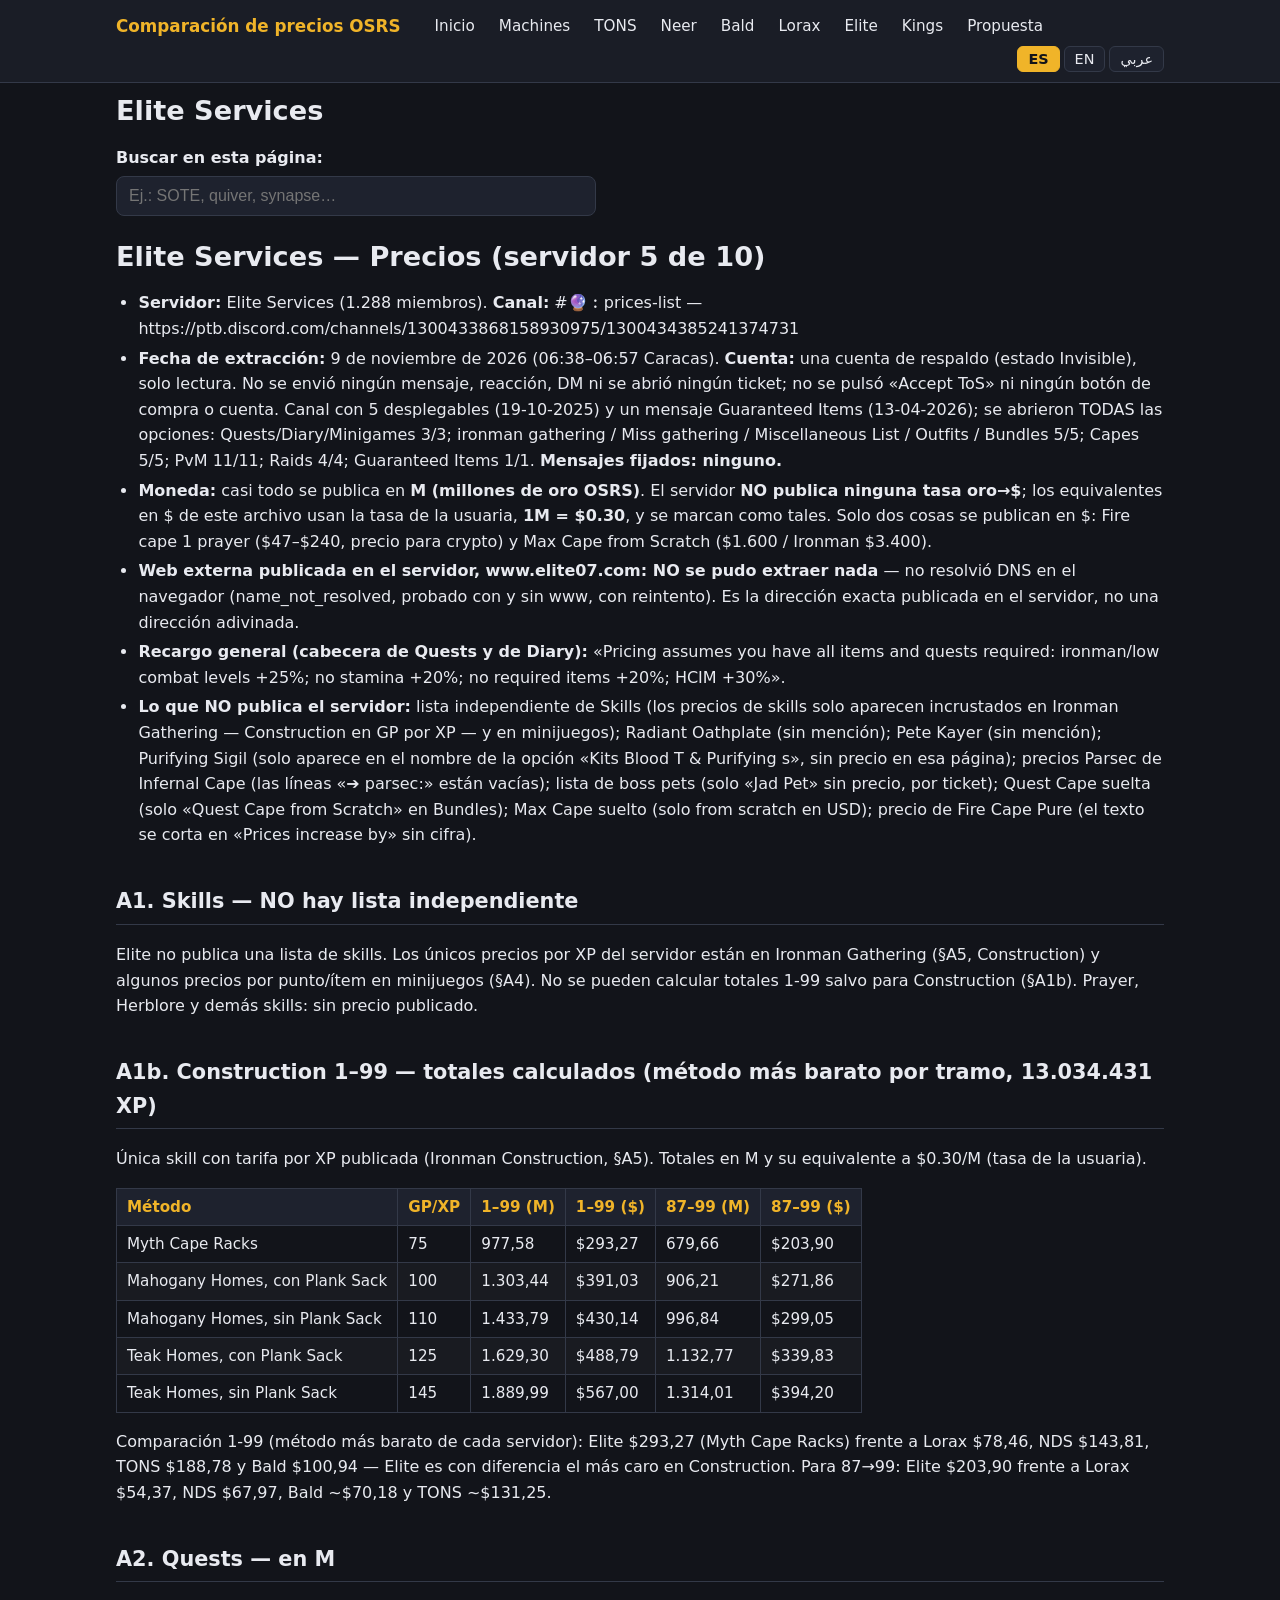
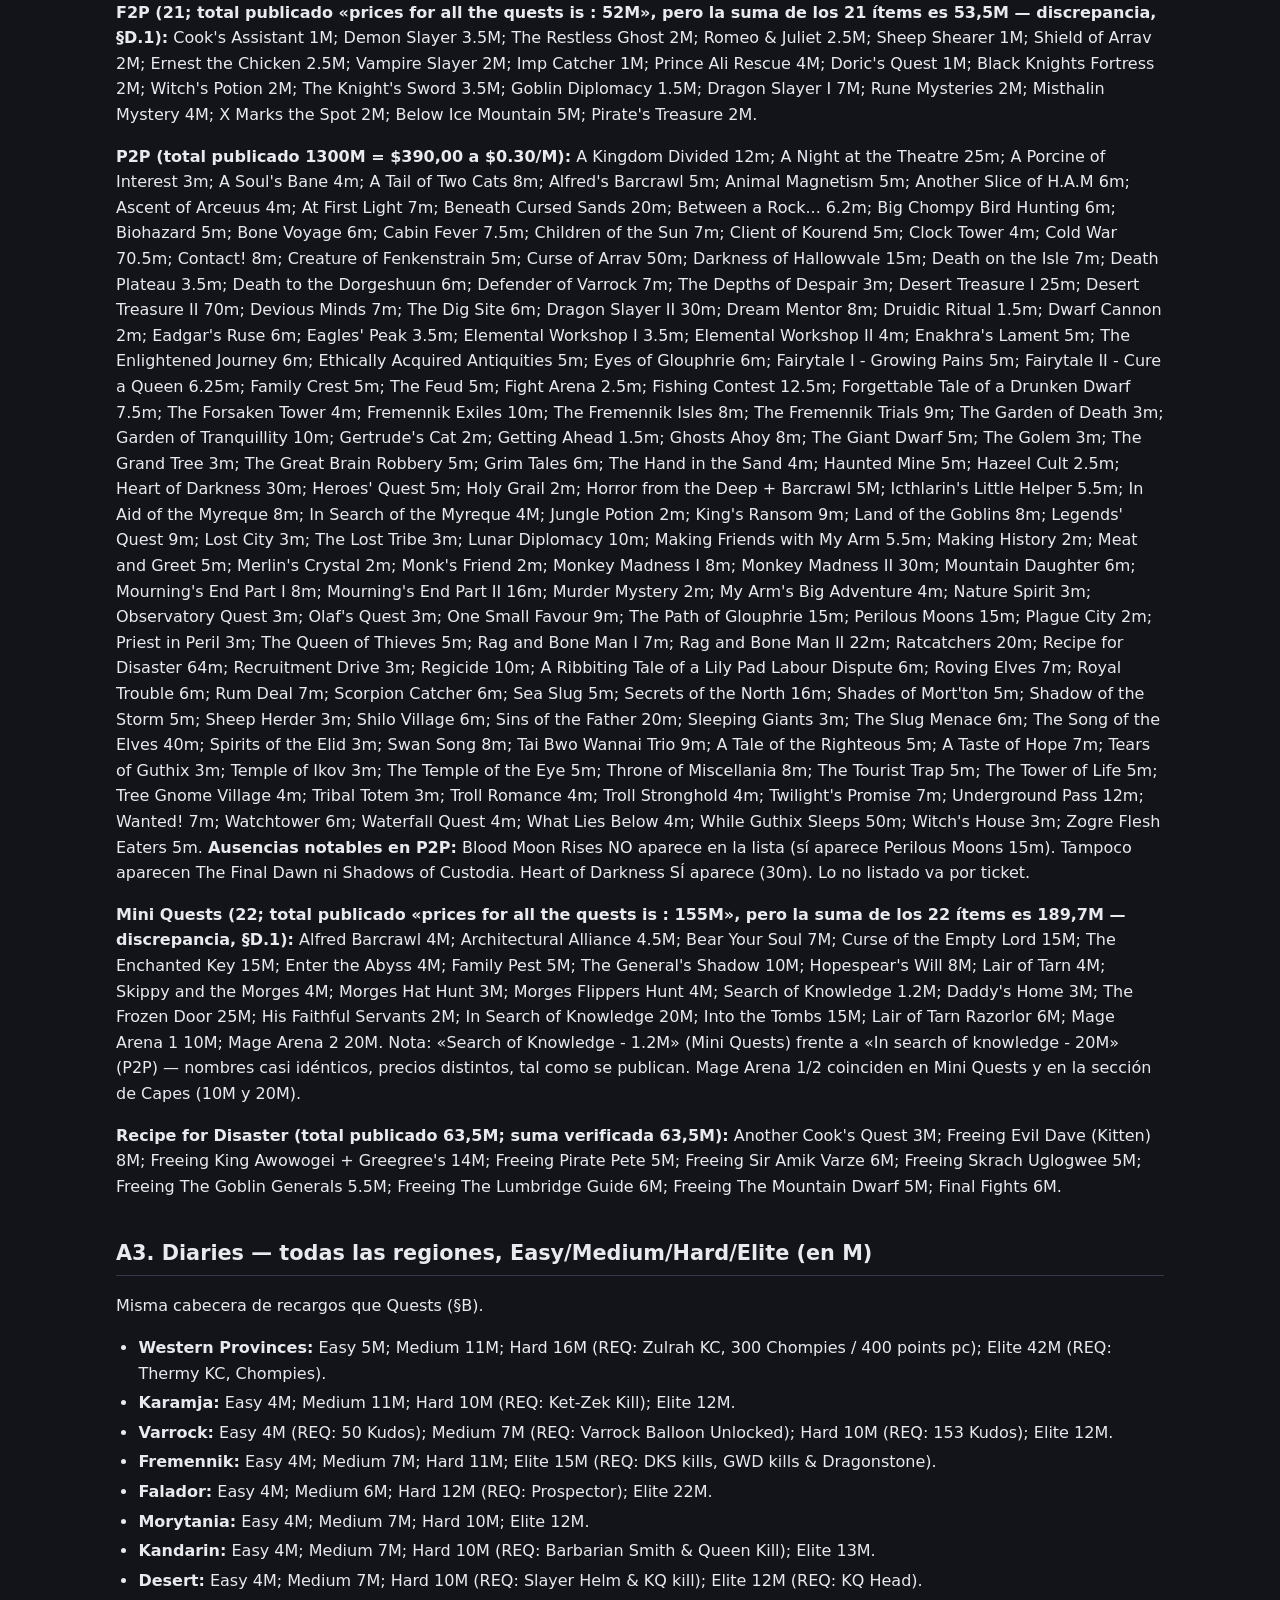
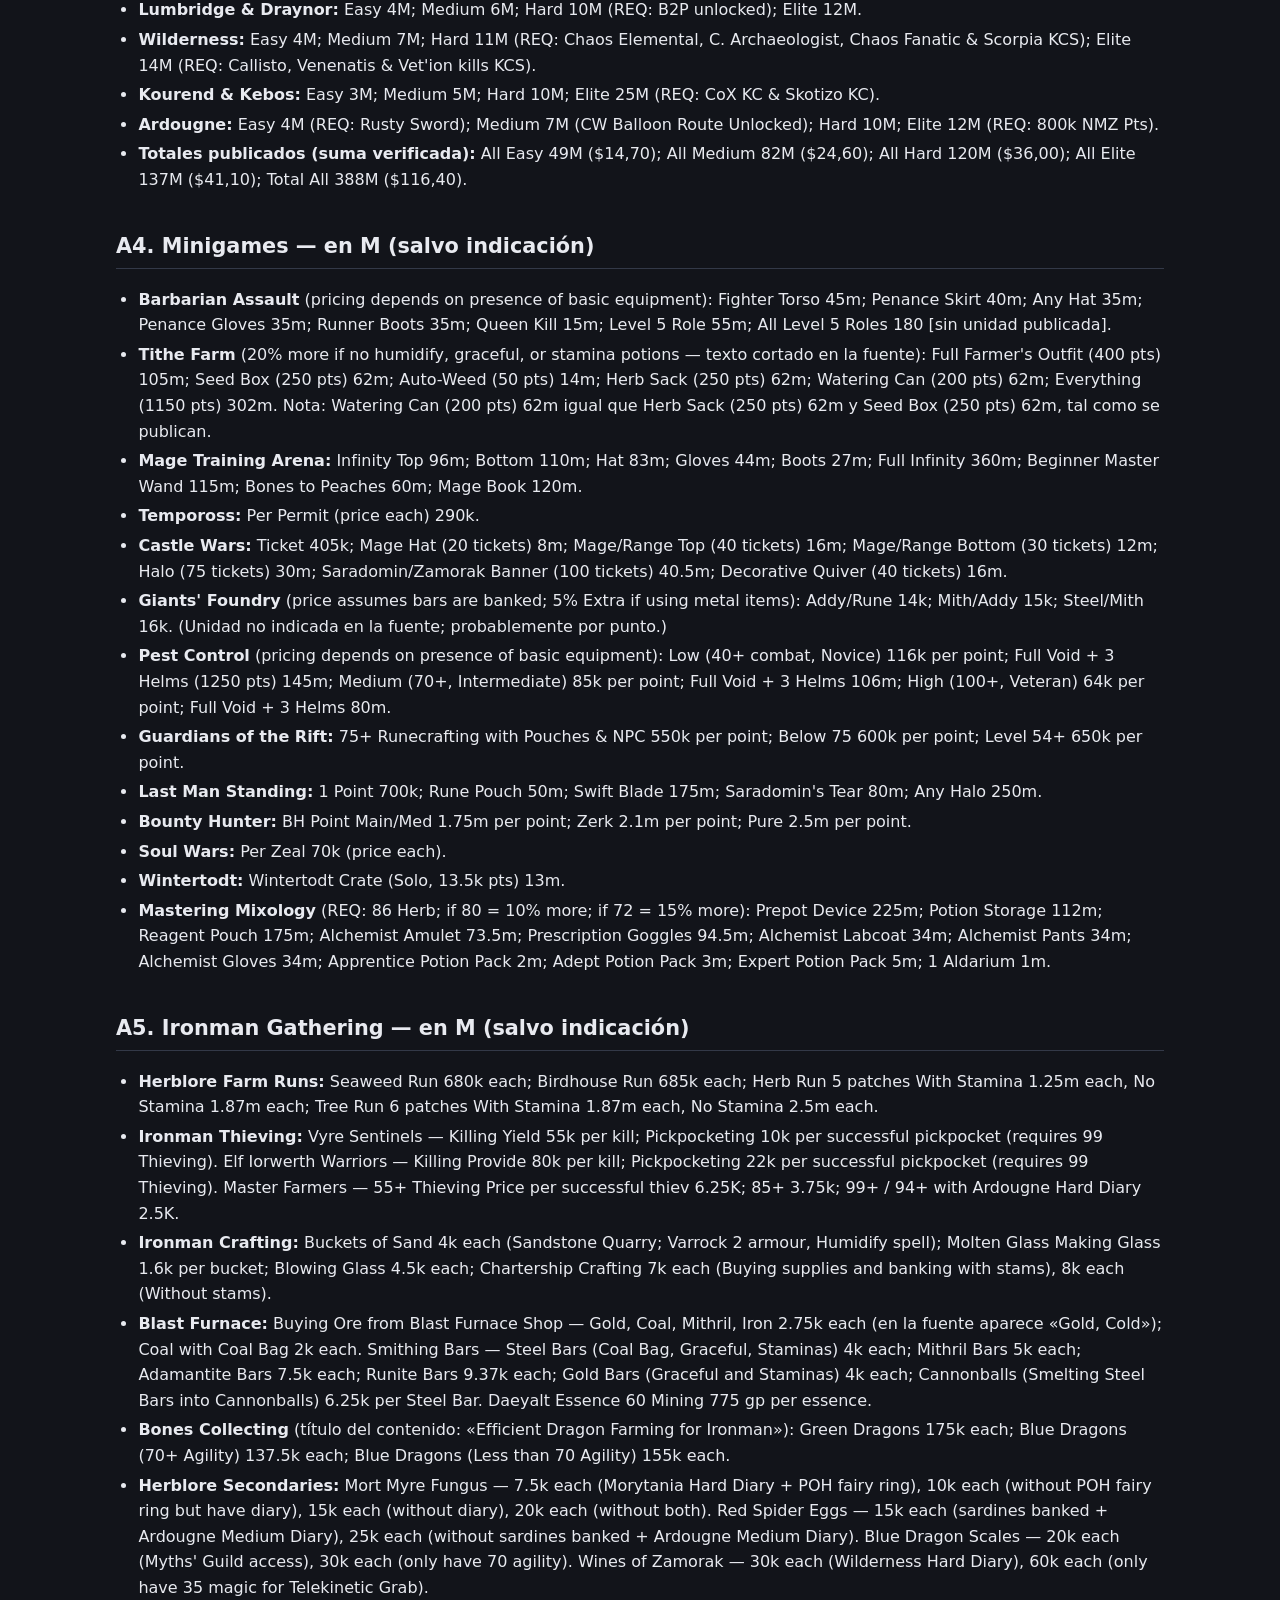
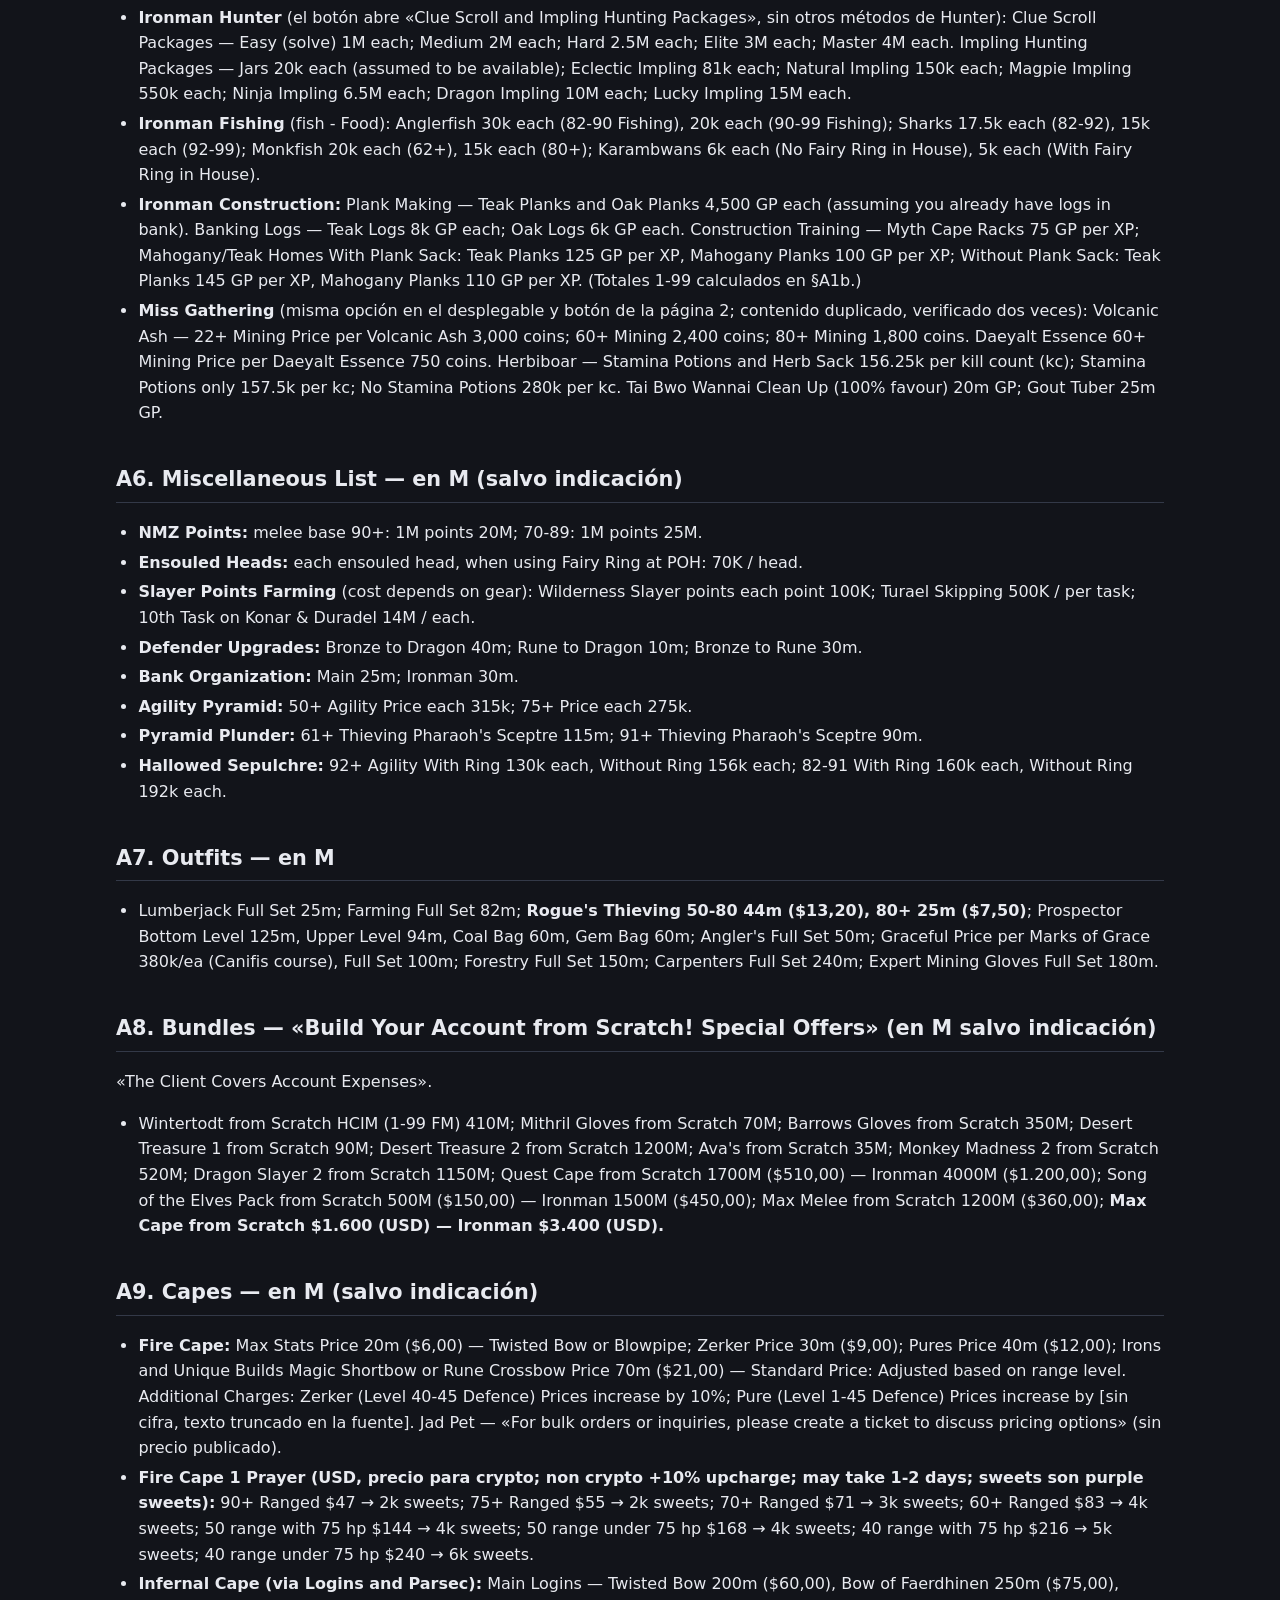
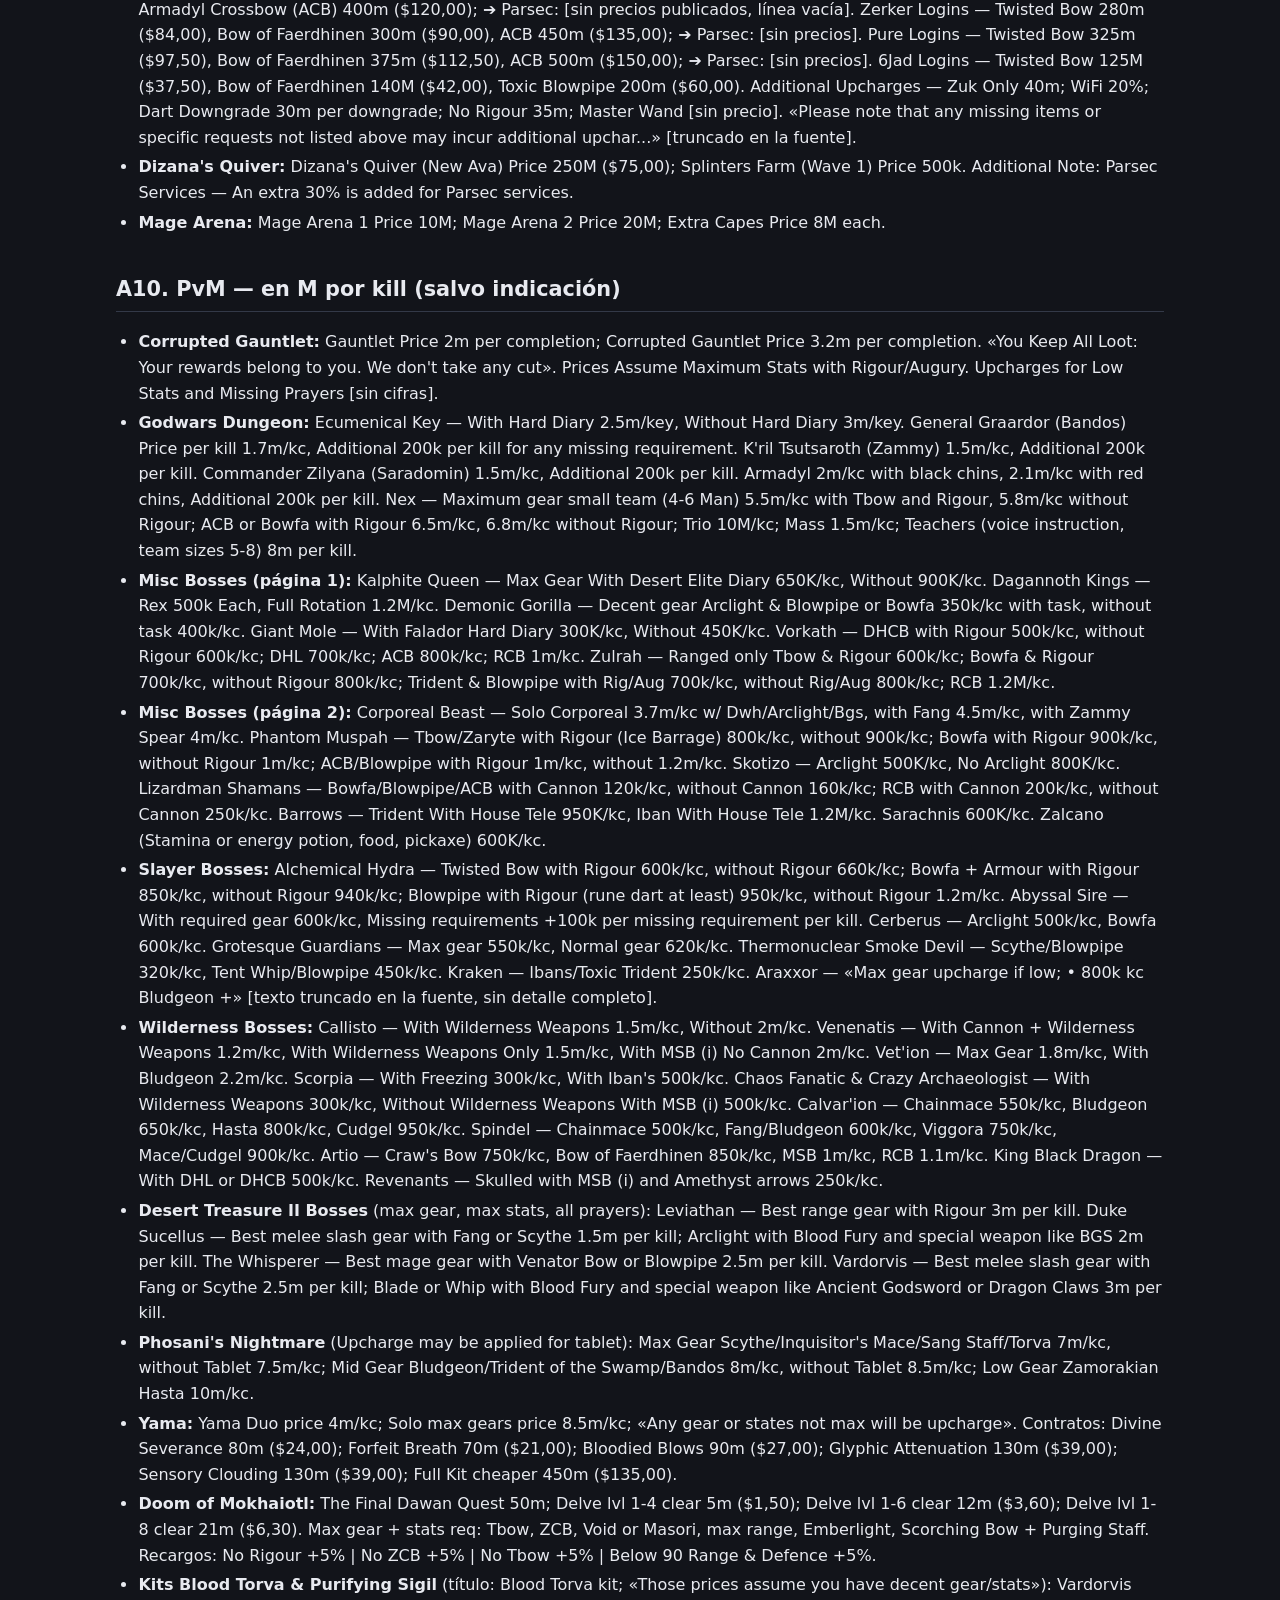
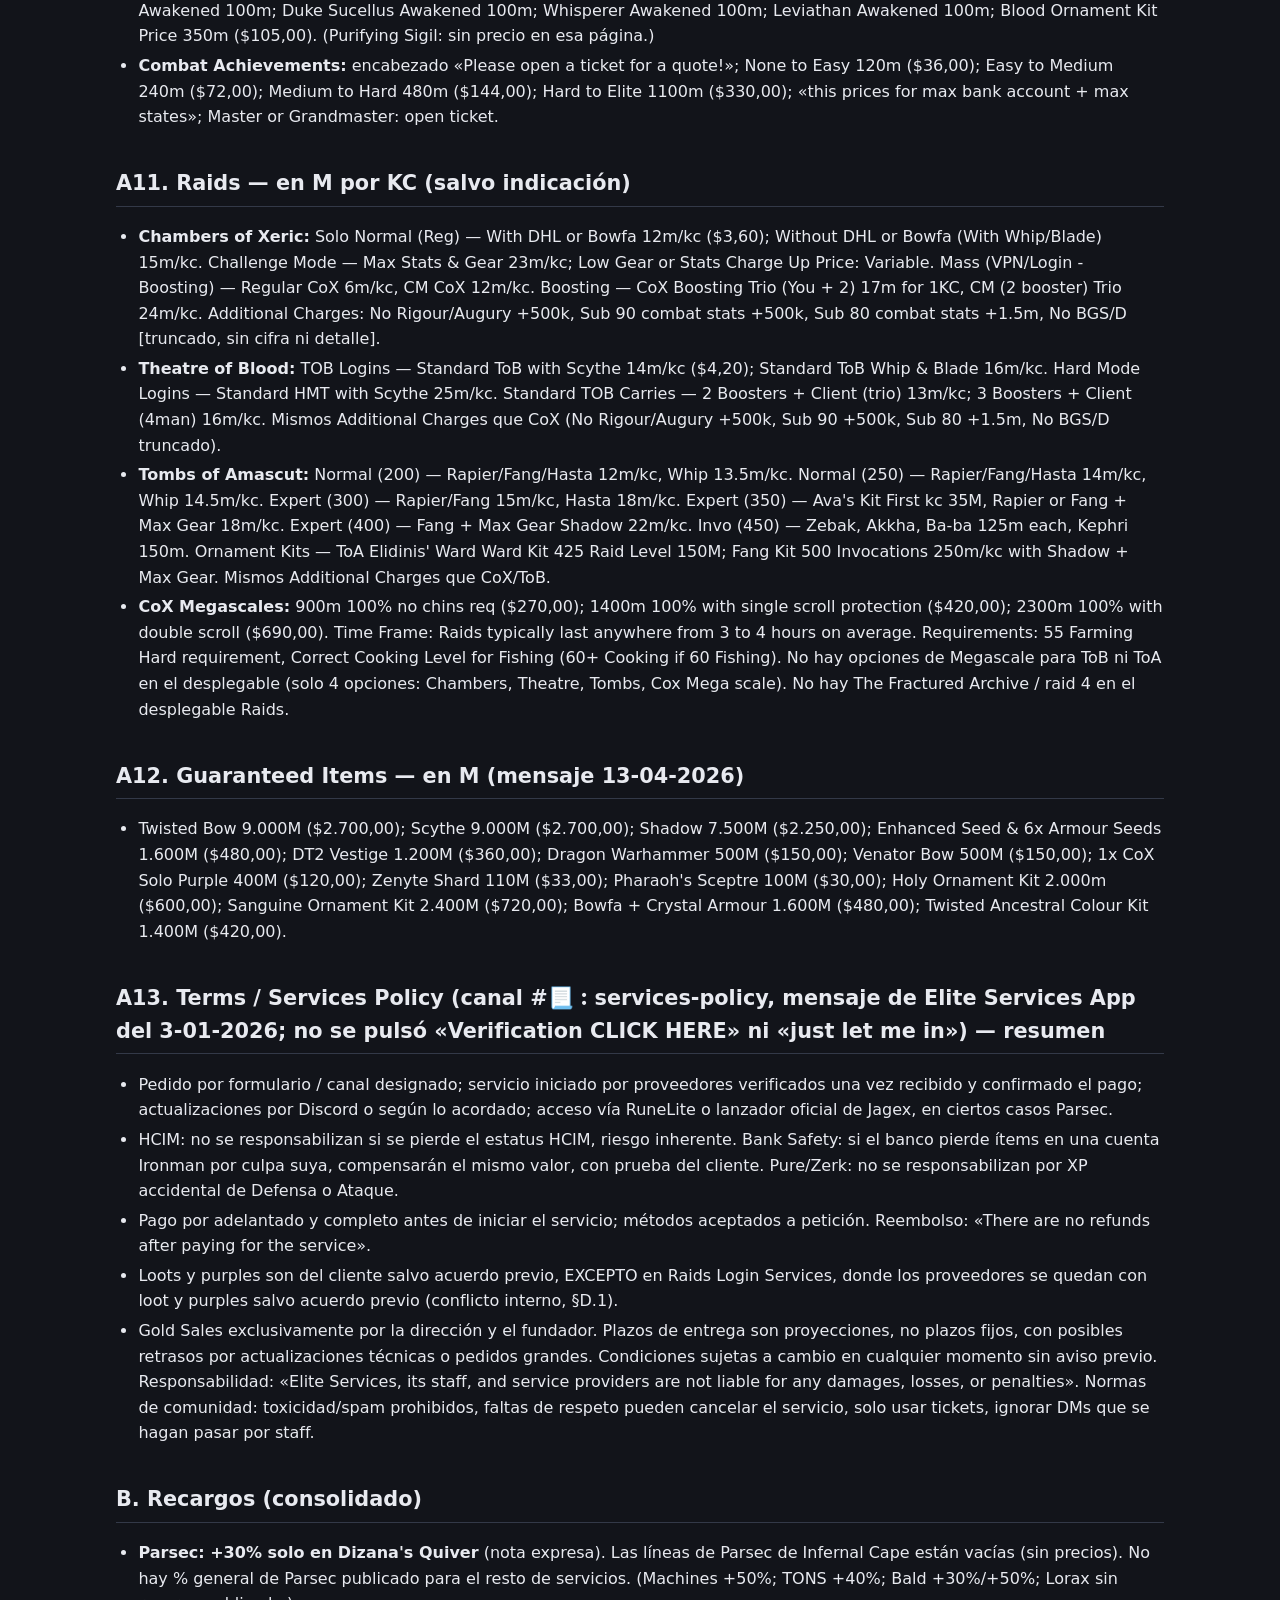
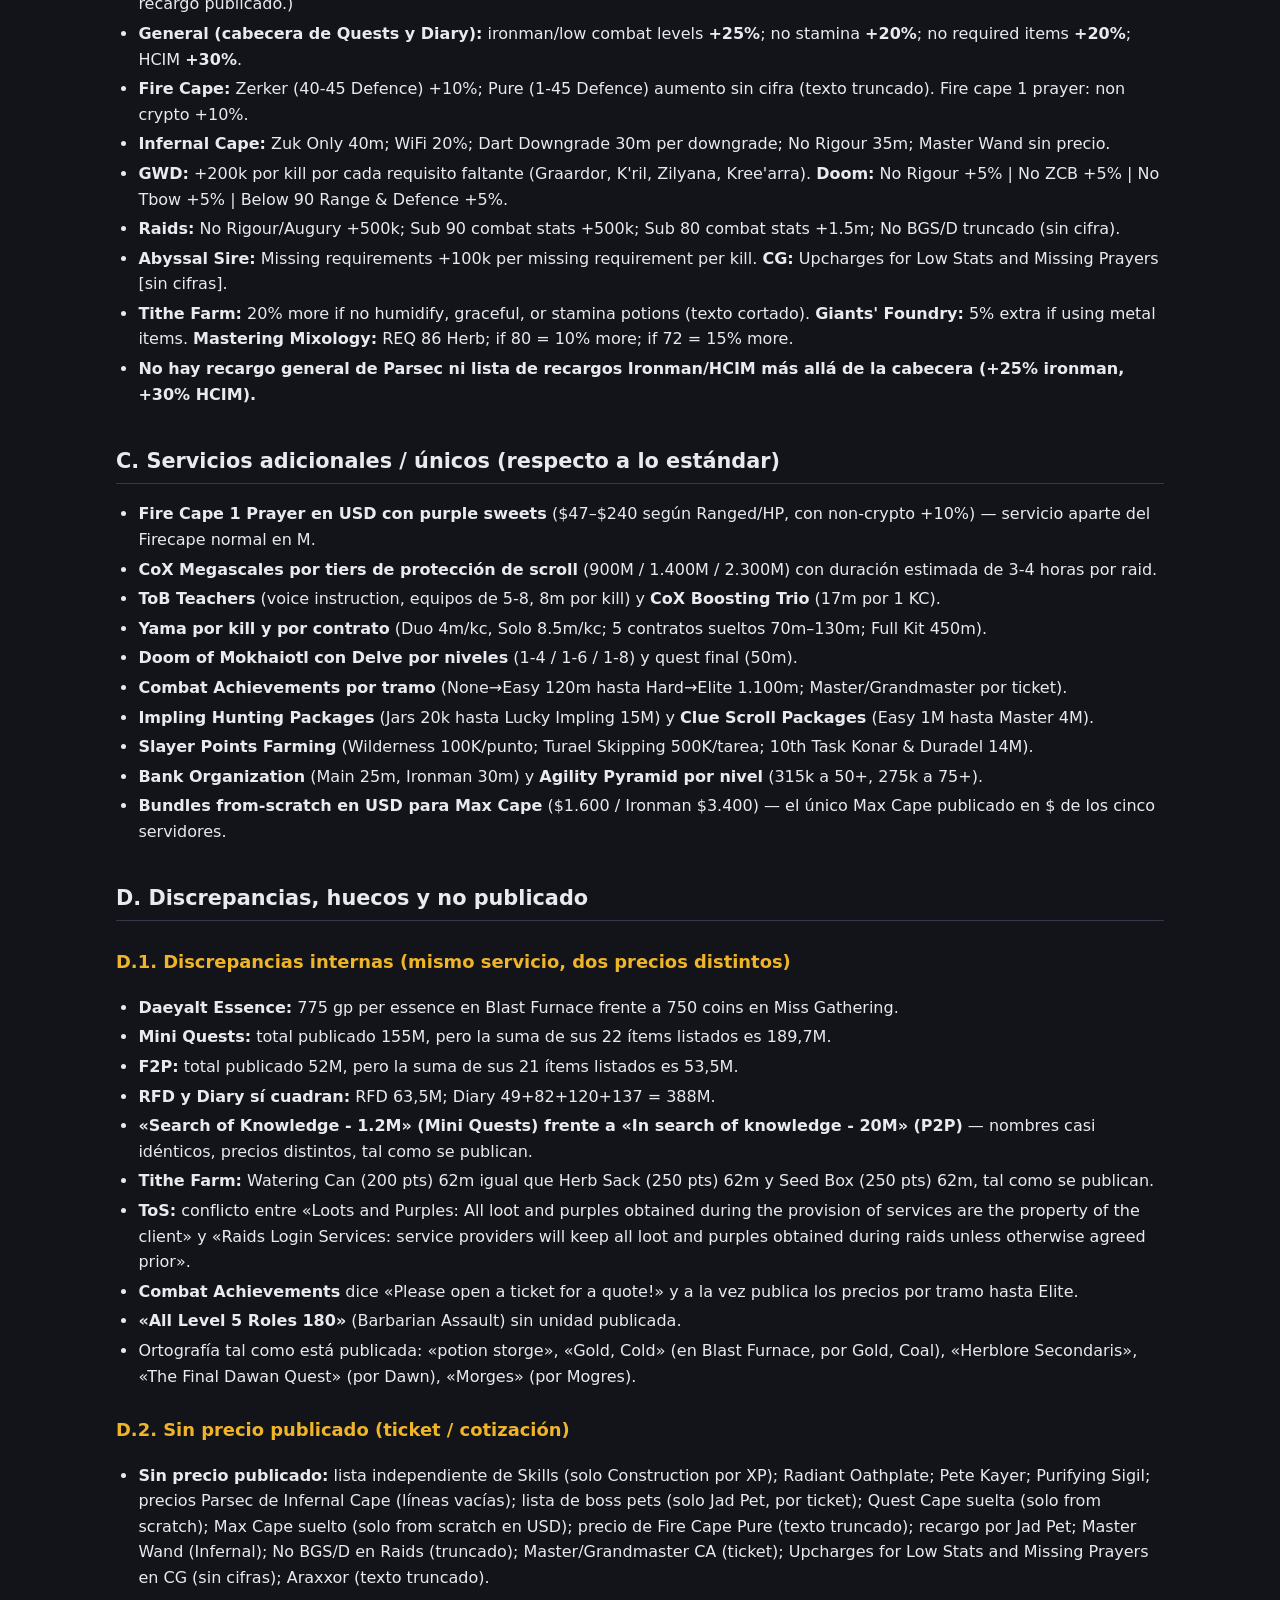
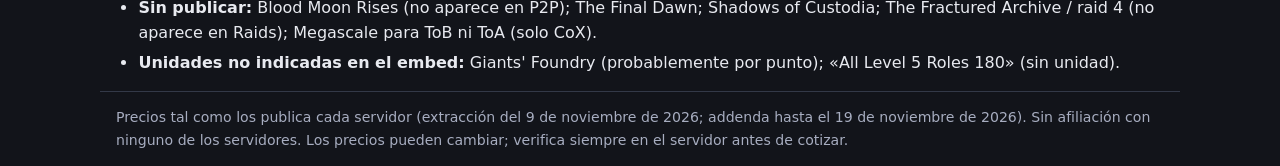
<file: elite.html>
<!DOCTYPE html>
<html lang="es">
<head>
<meta charset="utf-8">
<meta name="viewport" content="width=device-width, initial-scale=1">
<title data-i18n="title_elite">Elite Services — Precios</title>
<link rel="stylesheet" href="style.css">
</head>
<body>
<header class="top">
  <div class="wrap">
    <a class="brand" href="index.html" data-i18n="brand">Comparación de precios OSRS</a>
    <nav><a href="index.html" data-i18n="nav_inicio">Inicio</a><a href="machines.html">Machines</a><a href="tons.html">TONS</a><a href="neer.html">Neer</a><a href="bald.html">Bald</a><a href="lorax.html">Lorax</a><a href="elite.html">Elite</a><a href="kings.html">Kings</a><a href="propuesta.html" data-i18n="nav_propuesta">Propuesta</a></nav>
    
<div class="lang-switch" role="group" aria-label="Idioma / Language / اللغة">
  <button type="button" data-lang="es" class="active" aria-pressed="true">ES</button>
  <button type="button" data-lang="en" aria-pressed="false">EN</button>
  <button type="button" data-lang="ar" aria-pressed="false">عربي</button>
</div>

  </div>
</header>
<main class="wrap">
  <h1>Elite Services</h1>
  
<div class="buscador">
  <label for="buscar" data-i18n="search_label">Buscar en esta página:</label>
  <input type="search" id="buscar" placeholder="Ej.: SOTE, quiver, synapse…" autocomplete="off" data-i18n-placeholder="search_placeholder">
  <p id="sin-resultados" class="sin-resultados" style="display:none" data-i18n="search_noresults">Sin resultados para esa búsqueda.</p>
</div>

  
  <h1 id="elite-services-precios-servidor-5-de-10" data-i18n-html="b_0690">Elite Services — Precios (servidor 5 de 10)</h1>
<ul>
<li data-i18n-html="b_0407"><strong>Servidor:</strong> Elite Services (1.288 miembros). <strong>Canal:</strong> #🔮︰prices-list — https://ptb.discord.com/channels/1300433868158930975/1300434385241374731</li>
<li data-i18n-html="b_0179"><strong>Fecha de extracción:</strong> 9 de noviembre de 2026 (06:38–06:57 Caracas). <strong>Cuenta:</strong> una cuenta de respaldo (estado Invisible), solo lectura. No se envió ningún mensaje, reacción, DM ni se abrió ningún ticket; no se pulsó «Accept ToS» ni ningún botón de compra o cuenta. Canal con 5 desplegables (19-10-2025) y un mensaje Guaranteed Items (13-04-2026); se abrieron TODAS las opciones: Quests/Diary/Minigames 3/3; ironman gathering / Miss gathering / Miscellaneous List / Outfits / Bundles 5/5; Capes 5/5; PvM 11/11; Raids 4/4; Guaranteed Items 1/1. <strong>Mensajes fijados: ninguno.</strong></li>
<li data-i18n-html="b_0322"><strong>Moneda:</strong> casi todo se publica en <strong>M (millones de oro OSRS)</strong>. El servidor <strong>NO publica ninguna tasa oro→$</strong>; los equivalentes en $ de este archivo usan la tasa de la usuaria, <strong>1M = $0.30</strong>, y se marcan como tales. Solo dos cosas se publican en $: Fire cape 1 prayer ($47–$240, precio para crypto) y Max Cape from Scratch ($1.600 / Ironman $3.400).</li>
<li data-i18n-html="b_0492"><strong>Web externa publicada en el servidor, www.elite07.com: NO se pudo extraer nada</strong> — no resolvió DNS en el navegador (name_not_resolved, probado con y sin www, con reintento). Es la dirección exacta publicada en el servidor, no una dirección adivinada.</li>
<li data-i18n-html="b_0387"><strong>Recargo general (cabecera de Quests y de Diary):</strong> «Pricing assumes you have all items and quests required: ironman/low combat levels +25%; no stamina +20%; no required items +20%; HCIM +30%».</li>
<li data-i18n-html="b_0283"><strong>Lo que NO publica el servidor:</strong> lista independiente de Skills (los precios de skills solo aparecen incrustados en Ironman Gathering — Construction en GP por XP — y en minijuegos); Radiant Oathplate (sin mención); Pete Kayer (sin mención); Purifying Sigil (solo aparece en el nombre de la opción «Kits Blood T &amp; Purifying s», sin precio en esa página); precios Parsec de Infernal Cape (las líneas «➔ parsec:» están vacías); lista de boss pets (solo «Jad Pet» sin precio, por ticket); Quest Cape suelta (solo «Quest Cape from Scratch» en Bundles); Max Cape suelto (solo from scratch en USD); precio de Fire Cape Pure (el texto se corta en «Prices increase by» sin cifra).</li>
</ul>
<h2 id="a1-skills-no-hay-lista-independiente" data-i18n-html="b_0518">A1. Skills — NO hay lista independiente</h2>
<p data-i18n-html="b_0691">Elite no publica una lista de skills. Los únicos precios por XP del servidor están en Ironman Gathering (§A5, Construction) y algunos precios por punto/ítem en minijuegos (§A4). No se pueden calcular totales 1-99 salvo para Construction (§A1b). Prayer, Herblore y demás skills: sin precio publicado.</p>
<h2 id="a1b-construction-199-totales-calculados-metodo-mas-barato-por-tramo-13034431-xp" data-i18n-html="b_0546">A1b. Construction 1–99 — totales calculados (método más barato por tramo, 13.034.431 XP)</h2>
<p data-i18n-html="b_0934">Única skill con tarifa por XP publicada (Ironman Construction, §A5). Totales en M y su equivalente a $0.30/M (tasa de la usuaria).</p>
<table>
<thead>
<tr>
<th data-i18n-html="b_0787">Método</th>
<th>GP/XP</th>
<th>1–99 (M)</th>
<th>1–99 ($)</th>
<th>87–99 (M)</th>
<th>87–99 ($)</th>
</tr>
</thead>
<tbody>
<tr>
<td>Myth Cape Racks</td>
<td>75</td>
<td>977,58</td>
<td>$293,27</td>
<td>679,66</td>
<td>$203,90</td>
</tr>
<tr>
<td data-i18n-html="b_0755">Mahogany Homes, con Plank Sack</td>
<td>100</td>
<td>1.303,44</td>
<td>$391,03</td>
<td>906,21</td>
<td>$271,86</td>
</tr>
<tr>
<td data-i18n-html="b_0756">Mahogany Homes, sin Plank Sack</td>
<td>110</td>
<td>1.433,79</td>
<td>$430,14</td>
<td>996,84</td>
<td>$299,05</td>
</tr>
<tr>
<td data-i18n-html="b_0906">Teak Homes, con Plank Sack</td>
<td>125</td>
<td>1.629,30</td>
<td>$488,79</td>
<td>1.132,77</td>
<td>$339,83</td>
</tr>
<tr>
<td data-i18n-html="b_0907">Teak Homes, sin Plank Sack</td>
<td>145</td>
<td>1.889,99</td>
<td>$567,00</td>
<td>1.314,01</td>
<td>$394,20</td>
</tr>
</tbody>
</table>
<p data-i18n-html="b_0638">Comparación 1-99 (método más barato de cada servidor): Elite $293,27 (Myth Cape Racks) frente a Lorax $78,46, NDS $143,81, TONS $188,78 y Bald $100,94 — Elite es con diferencia el más caro en Construction. Para 87→99: Elite $203,90 frente a Lorax $54,37, NDS $67,97, Bald ~$70,18 y TONS ~$131,25.</p>
<h2 id="a2-quests-en-m" data-i18n-html="b_0549">A2. Quests — en M</h2>
<p data-i18n-html="b_0173"><strong>F2P (21; total publicado «prices for all the quests is : 52M», pero la suma de los 21 ítems es 53,5M — discrepancia, §D.1):</strong> Cook's Assistant 1M; Demon Slayer 3.5M; The Restless Ghost 2M; Romeo &amp; Juliet 2.5M; Sheep Shearer 1M; Shield of Arrav 2M; Ernest the Chicken 2.5M; Vampire Slayer 2M; Imp Catcher 1M; Prince Ali Rescue 4M; Doric's Quest 1M; Black Knights Fortress 2M; Witch's Potion 2M; The Knight's Sword 3.5M; Goblin Diplomacy 1.5M; Dragon Slayer I 7M; Rune Mysteries 2M; Misthalin Mystery 4M; X Marks the Spot 2M; Below Ice Mountain 5M; Pirate's Treasure 2M.</p>
<p data-i18n-html="b_0342"><strong>P2P (total publicado 1300M = $390,00 a $0.30/M):</strong> A Kingdom Divided 12m; A Night at the Theatre 25m; A Porcine of Interest 3m; A Soul's Bane 4m; A Tail of Two Cats 8m; Alfred's Barcrawl 5m; Animal Magnetism 5m; Another Slice of H.A.M 6m; Ascent of Arceuus 4m; At First Light 7m; Beneath Cursed Sands 20m; Between a Rock... 6.2m; Big Chompy Bird Hunting 6m; Biohazard 5m; Bone Voyage 6m; Cabin Fever 7.5m; Children of the Sun 7m; Client of Kourend 5m; Clock Tower 4m; Cold War 70.5m; Contact! 8m; Creature of Fenkenstrain 5m; Curse of Arrav 50m; Darkness of Hallowvale 15m; Death on the Isle 7m; Death Plateau 3.5m; Death to the Dorgeshuun 6m; Defender of Varrock 7m; The Depths of Despair 3m; Desert Treasure I 25m; Desert Treasure II 70m; Devious Minds 7m; The Dig Site 6m; Dragon Slayer II 30m; Dream Mentor 8m; Druidic Ritual 1.5m; Dwarf Cannon 2m; Eadgar's Ruse 6m; Eagles' Peak 3.5m; Elemental Workshop I 3.5m; Elemental Workshop II 4m; Enakhra's Lament 5m; The Enlightened Journey 6m; Ethically Acquired Antiquities 5m; Eyes of Glouphrie 6m; Fairytale I - Growing Pains 5m; Fairytale II - Cure a Queen 6.25m; Family Crest 5m; The Feud 5m; Fight Arena 2.5m; Fishing Contest 12.5m; Forgettable Tale of a Drunken Dwarf 7.5m; The Forsaken Tower 4m; Fremennik Exiles 10m; The Fremennik Isles 8m; The Fremennik Trials 9m; The Garden of Death 3m; Garden of Tranquillity 10m; Gertrude's Cat 2m; Getting Ahead 1.5m; Ghosts Ahoy 8m; The Giant Dwarf 5m; The Golem 3m; The Grand Tree 3m; The Great Brain Robbery 5m; Grim Tales 6m; The Hand in the Sand 4m; Haunted Mine 5m; Hazeel Cult 2.5m; Heart of Darkness 30m; Heroes' Quest 5m; Holy Grail 2m; Horror from the Deep + Barcrawl 5M; Icthlarin's Little Helper 5.5m; In Aid of the Myreque 8m; In Search of the Myreque 4M; Jungle Potion 2m; King's Ransom 9m; Land of the Goblins 8m; Legends' Quest 9m; Lost City 3m; The Lost Tribe 3m; Lunar Diplomacy 10m; Making Friends with My Arm 5.5m; Making History 2m; Meat and Greet 5m; Merlin's Crystal 2m; Monk's Friend 2m; Monkey Madness I 8m; Monkey Madness II 30m; Mountain Daughter 6m; Mourning's End Part I 8m; Mourning's End Part II 16m; Murder Mystery 2m; My Arm's Big Adventure 4m; Nature Spirit 3m; Observatory Quest 3m; Olaf's Quest 3m; One Small Favour 9m; The Path of Glouphrie 15m; Perilous Moons 15m; Plague City 2m; Priest in Peril 3m; The Queen of Thieves 5m; Rag and Bone Man I 7m; Rag and Bone Man II 22m; Ratcatchers 20m; Recipe for Disaster 64m; Recruitment Drive 3m; Regicide 10m; A Ribbiting Tale of a Lily Pad Labour Dispute 6m; Roving Elves 7m; Royal Trouble 6m; Rum Deal 7m; Scorpion Catcher 6m; Sea Slug 5m; Secrets of the North 16m; Shades of Mort'ton 5m; Shadow of the Storm 5m; Sheep Herder 3m; Shilo Village 6m; Sins of the Father 20m; Sleeping Giants 3m; The Slug Menace 6m; The Song of the Elves 40m; Spirits of the Elid 3m; Swan Song 8m; Tai Bwo Wannai Trio 9m; A Tale of the Righteous 5m; A Taste of Hope 7m; Tears of Guthix 3m; Temple of Ikov 3m; The Temple of the Eye 5m; Throne of Miscellania 8m; The Tourist Trap 5m; The Tower of Life 5m; Tree Gnome Village 4m; Tribal Totem 3m; Troll Romance 4m; Troll Stronghold 4m; Twilight's Promise 7m; Underground Pass 12m; Wanted! 7m; Watchtower 6m; Waterfall Quest 4m; What Lies Below 4m; While Guthix Sleeps 50m; Witch's House 3m; Zogre Flesh Eaters 5m.
<strong>Ausencias notables en P2P:</strong> Blood Moon Rises NO aparece en la lista (sí aparece Perilous Moons 15m). Tampoco aparecen The Final Dawn ni Shadows of Custodia. Heart of Darkness SÍ aparece (30m). Lo no listado va por ticket.</p>
<p data-i18n-html="b_0307"><strong>Mini Quests (22; total publicado «prices for all the quests is : 155M», pero la suma de los 22 ítems es 189,7M — discrepancia, §D.1):</strong> Alfred Barcrawl 4M; Architectural Alliance 4.5M; Bear Your Soul 7M; Curse of the Empty Lord 15M; The Enchanted Key 15M; Enter the Abyss 4M; Family Pest 5M; The General's Shadow 10M; Hopespear's Will 8M; Lair of Tarn 4M; Skippy and the Morges 4M; Morges Hat Hunt 3M; Morges Flippers Hunt 4M; Search of Knowledge 1.2M; Daddy's Home 3M; The Frozen Door 25M; His Faithful Servants 2M; In Search of Knowledge 20M; Into the Tombs 15M; Lair of Tarn Razorlor 6M; Mage Arena 1 10M; Mage Arena 2 20M.
Nota: «Search of Knowledge - 1.2M» (Mini Quests) frente a «In search of knowledge - 20M» (P2P) — nombres casi idénticos, precios distintos, tal como se publican. Mage Arena 1/2 coinciden en Mini Quests y en la sección de Capes (10M y 20M).</p>
<p data-i18n-html="b_0390"><strong>Recipe for Disaster (total publicado 63,5M; suma verificada 63,5M):</strong> Another Cook's Quest 3M; Freeing Evil Dave (Kitten) 8M; Freeing King Awowogei + Greegree's 14M; Freeing Pirate Pete 5M; Freeing Sir Amik Varze 6M; Freeing Skrach Uglogwee 5M; Freeing The Goblin Generals 5.5M; Freeing The Lumbridge Guide 6M; Freeing The Mountain Dwarf 5M; Final Fights 6M.</p>
<h2 id="a3-diaries-todas-las-regiones-easymediumhardelite-en-m" data-i18n-html="b_0553">A3. Diaries — todas las regiones, Easy/Medium/Hard/Elite (en M)</h2>
<p data-i18n-html="b_0780">Misma cabecera de recargos que Quests (§B).</p>
<ul>
<li><strong>Western Provinces:</strong> Easy 5M; Medium 11M; Hard 16M (REQ: Zulrah KC, 300 Chompies / 400 points pc); Elite 42M (REQ: Thermy KC, Chompies).</li>
<li><strong>Karamja:</strong> Easy 4M; Medium 11M; Hard 10M (REQ: Ket-Zek Kill); Elite 12M.</li>
<li><strong>Varrock:</strong> Easy 4M (REQ: 50 Kudos); Medium 7M (REQ: Varrock Balloon Unlocked); Hard 10M (REQ: 153 Kudos); Elite 12M.</li>
<li><strong>Fremennik:</strong> Easy 4M; Medium 7M; Hard 11M; Elite 15M (REQ: DKS kills, GWD kills &amp; Dragonstone).</li>
<li><strong>Falador:</strong> Easy 4M; Medium 6M; Hard 12M (REQ: Prospector); Elite 22M.</li>
<li><strong>Morytania:</strong> Easy 4M; Medium 7M; Hard 10M; Elite 12M.</li>
<li><strong>Kandarin:</strong> Easy 4M; Medium 7M; Hard 10M (REQ: Barbarian Smith &amp; Queen Kill); Elite 13M.</li>
<li><strong>Desert:</strong> Easy 4M; Medium 7M; Hard 10M (REQ: Slayer Helm &amp; KQ kill); Elite 12M (REQ: KQ Head).</li>
<li><strong>Lumbridge &amp; Draynor:</strong> Easy 4M; Medium 6M; Hard 10M (REQ: B2P unlocked); Elite 12M.</li>
<li><strong>Wilderness:</strong> Easy 4M; Medium 7M; Hard 11M (REQ: Chaos Elemental, C. Archaeologist, Chaos Fanatic &amp; Scorpia KCS); Elite 14M (REQ: Callisto, Venenatis &amp; Vet'ion kills KCS).</li>
<li><strong>Kourend &amp; Kebos:</strong> Easy 3M; Medium 5M; Hard 10M; Elite 25M (REQ: CoX KC &amp; Skotizo KC).</li>
<li><strong>Ardougne:</strong> Easy 4M (REQ: Rusty Sword); Medium 7M (CW Balloon Route Unlocked); Hard 10M; Elite 12M (REQ: 800k NMZ Pts).</li>
<li data-i18n-html="b_0481"><strong>Totales publicados (suma verificada):</strong> All Easy 49M ($14,70); All Medium 82M ($24,60); All Hard 120M ($36,00); All Elite 137M ($41,10); Total All 388M ($116,40).</li>
</ul>
<h2 id="a4-minigames-en-m-salvo-indicacion" data-i18n-html="b_0557">A4. Minigames — en M (salvo indicación)</h2>
<ul>
<li data-i18n-html="b_0081"><strong>Barbarian Assault</strong> (pricing depends on presence of basic equipment): Fighter Torso 45m; Penance Skirt 40m; Any Hat 35m; Penance Gloves 35m; Runner Boots 35m; Queen Kill 15m; Level 5 Role 55m; All Level 5 Roles 180 [sin unidad publicada].</li>
<li data-i18n-html="b_0461"><strong>Tithe Farm</strong> (20% more if no humidify, graceful, or stamina potions — texto cortado en la fuente): Full Farmer's Outfit (400 pts) 105m; Seed Box (250 pts) 62m; Auto-Weed (50 pts) 14m; Herb Sack (250 pts) 62m; Watering Can (200 pts) 62m; Everything (1150 pts) 302m. Nota: Watering Can (200 pts) 62m igual que Herb Sack (250 pts) 62m y Seed Box (250 pts) 62m, tal como se publican.</li>
<li><strong>Mage Training Arena:</strong> Infinity Top 96m; Bottom 110m; Hat 83m; Gloves 44m; Boots 27m; Full Infinity 360m; Beginner Master Wand 115m; Bones to Peaches 60m; Mage Book 120m.</li>
<li><strong>Tempoross:</strong> Per Permit (price each) 290k.</li>
<li><strong>Castle Wars:</strong> Ticket 405k; Mage Hat (20 tickets) 8m; Mage/Range Top (40 tickets) 16m; Mage/Range Bottom (30 tickets) 12m; Halo (75 tickets) 30m; Saradomin/Zamorak Banner (100 tickets) 40.5m; Decorative Quiver (40 tickets) 16m.</li>
<li data-i18n-html="b_0215"><strong>Giants' Foundry</strong> (price assumes bars are banked; 5% Extra if using metal items): Addy/Rune 14k; Mith/Addy 15k; Steel/Mith 16k. (Unidad no indicada en la fuente; probablemente por punto.)</li>
<li><strong>Pest Control</strong> (pricing depends on presence of basic equipment): Low (40+ combat, Novice) 116k per point; Full Void + 3 Helms (1250 pts) 145m; Medium (70+, Intermediate) 85k per point; Full Void + 3 Helms 106m; High (100+, Veteran) 64k per point; Full Void + 3 Helms 80m.</li>
<li><strong>Guardians of the Rift:</strong> 75+ Runecrafting with Pouches &amp; NPC 550k per point; Below 75 600k per point; Level 54+ 650k per point.</li>
<li><strong>Last Man Standing:</strong> 1 Point 700k; Rune Pouch 50m; Swift Blade 175m; Saradomin's Tear 80m; Any Halo 250m.</li>
<li><strong>Bounty Hunter:</strong> BH Point Main/Med 1.75m per point; Zerk 2.1m per point; Pure 2.5m per point.</li>
<li><strong>Soul Wars:</strong> Per Zeal 70k (price each).</li>
<li><strong>Wintertodt:</strong> Wintertodt Crate (Solo, 13.5k pts) 13m.</li>
<li><strong>Mastering Mixology</strong> (REQ: 86 Herb; if 80 = 10% more; if 72 = 15% more): Prepot Device 225m; Potion Storage 112m; Reagent Pouch 175m; Alchemist Amulet 73.5m; Prescription Goggles 94.5m; Alchemist Labcoat 34m; Alchemist Pants 34m; Alchemist Gloves 34m; Apprentice Potion Pack 2m; Adept Potion Pack 3m; Expert Potion Pack 5m; 1 Aldarium 1m.</li>
</ul>
<h2 id="a5-ironman-gathering-en-m-salvo-indicacion" data-i18n-html="b_0560">A5. Ironman Gathering — en M (salvo indicación)</h2>
<ul>
<li><strong>Herblore Farm Runs:</strong> Seaweed Run 680k each; Birdhouse Run 685k each; Herb Run 5 patches With Stamina 1.25m each, No Stamina 1.87m each; Tree Run 6 patches With Stamina 1.87m each, No Stamina 2.5m each.</li>
<li><strong>Ironman Thieving:</strong> Vyre Sentinels — Killing Yield 55k per kill; Pickpocketing 10k per successful pickpocket (requires 99 Thieving). Elf Iorwerth Warriors — Killing Provide 80k per kill; Pickpocketing 22k per successful pickpocket (requires 99 Thieving). Master Farmers — 55+ Thieving Price per successful thiev 6.25K; 85+ 3.75k; 99+ / 94+ with Ardougne Hard Diary 2.5K.</li>
<li><strong>Ironman Crafting:</strong> Buckets of Sand 4k each (Sandstone Quarry; Varrock 2 armour, Humidify spell); Molten Glass Making Glass 1.6k per bucket; Blowing Glass 4.5k each; Chartership Crafting 7k each (Buying supplies and banking with stams), 8k each (Without stams).</li>
<li data-i18n-html="b_0084"><strong>Blast Furnace:</strong> Buying Ore from Blast Furnace Shop — Gold, Coal, Mithril, Iron 2.75k each (en la fuente aparece «Gold, Cold»); Coal with Coal Bag 2k each. Smithing Bars — Steel Bars (Coal Bag, Graceful, Staminas) 4k each; Mithril Bars 5k each; Adamantite Bars 7.5k each; Runite Bars 9.37k each; Gold Bars (Graceful and Staminas) 4k each; Cannonballs (Smelting Steel Bars into Cannonballs) 6.25k per Steel Bar. Daeyalt Essence 60 Mining 775 gp per essence.</li>
<li data-i18n-html="b_0087"><strong>Bones Collecting</strong> (título del contenido: «Efficient Dragon Farming for Ironman»): Green Dragons 175k each; Blue Dragons (70+ Agility) 137.5k each; Blue Dragons (Less than 70 Agility) 155k each.</li>
<li><strong>Herblore Secondaries:</strong> Mort Myre Fungus — 7.5k each (Morytania Hard Diary + POH fairy ring), 10k each (without POH fairy ring but have diary), 15k each (without diary), 20k each (without both). Red Spider Eggs — 15k each (sardines banked + Ardougne Medium Diary), 25k each (without sardines banked + Ardougne Medium Diary). Blue Dragon Scales — 20k each (Myths' Guild access), 30k each (only have 70 agility). Wines of Zamorak — 30k each (Wilderness Hard Diary), 60k each (only have 35 magic for Telekinetic Grab).</li>
<li data-i18n-html="b_0263"><strong>Ironman Hunter</strong> (el botón abre «Clue Scroll and Impling Hunting Packages», sin otros métodos de Hunter): Clue Scroll Packages — Easy (solve) 1M each; Medium 2M each; Hard 2.5M each; Elite 3M each; Master 4M each. Impling Hunting Packages — Jars 20k each (assumed to be available); Eclectic Impling 81k each; Natural Impling 150k each; Magpie Impling 550k each; Ninja Impling 6.5M each; Dragon Impling 10M each; Lucky Impling 15M each.</li>
<li><strong>Ironman Fishing</strong> (fish - Food): Anglerfish 30k each (82-90 Fishing), 20k each (90-99 Fishing); Sharks 17.5k each (82-92), 15k each (92-99); Monkfish 20k each (62+), 15k each (80+); Karambwans 6k each (No Fairy Ring in House), 5k each (With Fairy Ring in House).</li>
<li data-i18n-html="b_0260"><strong>Ironman Construction:</strong> Plank Making — Teak Planks and Oak Planks 4,500 GP each (assuming you already have logs in bank). Banking Logs — Teak Logs 8k GP each; Oak Logs 6k GP each. Construction Training — Myth Cape Racks 75 GP per XP; Mahogany/Teak Homes With Plank Sack: Teak Planks 125 GP per XP, Mahogany Planks 100 GP per XP; Without Plank Sack: Teak Planks 145 GP per XP, Mahogany Planks 110 GP per XP. (Totales 1-99 calculados en §A1b.)</li>
<li data-i18n-html="b_0321"><strong>Miss Gathering</strong> (misma opción en el desplegable y botón de la página 2; contenido duplicado, verificado dos veces): Volcanic Ash — 22+ Mining Price per Volcanic Ash 3,000 coins; 60+ Mining 2,400 coins; 80+ Mining 1,800 coins. Daeyalt Essence 60+ Mining Price per Daeyalt Essence 750 coins. Herbiboar — Stamina Potions and Herb Sack 156.25k per kill count (kc); Stamina Potions only 157.5k per kc; No Stamina Potions 280k per kc. Tai Bwo Wannai Clean Up (100% favour) 20m GP; Gout Tuber 25m GP.</li>
</ul>
<h2 id="a6-miscellaneous-list-en-m-salvo-indicacion" data-i18n-html="b_0563">A6. Miscellaneous List — en M (salvo indicación)</h2>
<ul>
<li><strong>NMZ Points:</strong> melee base 90+: 1M points 20M; 70-89: 1M points 25M.</li>
<li><strong>Ensouled Heads:</strong> each ensouled head, when using Fairy Ring at POH: 70K / head.</li>
<li><strong>Slayer Points Farming</strong> (cost depends on gear): Wilderness Slayer points each point 100K; Turael Skipping 500K / per task; 10th Task on Konar &amp; Duradel 14M / each.</li>
<li><strong>Defender Upgrades:</strong> Bronze to Dragon 40m; Rune to Dragon 10m; Bronze to Rune 30m.</li>
<li><strong>Bank Organization:</strong> Main 25m; Ironman 30m.</li>
<li><strong>Agility Pyramid:</strong> 50+ Agility Price each 315k; 75+ Price each 275k.</li>
<li><strong>Pyramid Plunder:</strong> 61+ Thieving Pharaoh's Sceptre 115m; 91+ Thieving Pharaoh's Sceptre 90m.</li>
<li><strong>Hallowed Sepulchre:</strong> 92+ Agility With Ring 130k each, Without Ring 156k each; 82-91 With Ring 160k each, Without Ring 192k each.</li>
</ul>
<h2 id="a7-outfits-en-m" data-i18n-html="b_0567">A7. Outfits — en M</h2>
<ul>
<li>Lumberjack Full Set 25m; Farming Full Set 82m; <strong>Rogue's Thieving 50-80 44m ($13,20), 80+ 25m ($7,50)</strong>; Prospector Bottom Level 125m, Upper Level 94m, Coal Bag 60m, Gem Bag 60m; Angler's Full Set 50m; Graceful Price per Marks of Grace 380k/ea (Canifis course), Full Set 100m; Forestry Full Set 150m; Carpenters Full Set 240m; Expert Mining Gloves Full Set 180m.</li>
</ul>
<h2 id="a8-bundles-build-your-account-from-scratch-special-offers-en-m-salvo-indicacion" data-i18n-html="b_0571">A8. Bundles — «Build Your Account from Scratch! Special Offers» (en M salvo indicación)</h2>
<p>«The Client Covers Account Expenses».</p>
<ul>
<li>Wintertodt from Scratch HCIM (1-99 FM) 410M; Mithril Gloves from Scratch 70M; Barrows Gloves from Scratch 350M; Desert Treasure 1 from Scratch 90M; Desert Treasure 2 from Scratch 1200M; Ava's from Scratch 35M; Monkey Madness 2 from Scratch 520M; Dragon Slayer 2 from Scratch 1150M; Quest Cape from Scratch 1700M ($510,00) — Ironman 4000M ($1.200,00); Song of the Elves Pack from Scratch 500M ($150,00) — Ironman 1500M ($450,00); Max Melee from Scratch 1200M ($360,00); <strong>Max Cape from Scratch $1.600 (USD) — Ironman $3.400 (USD).</strong></li>
</ul>
<h2 id="a9-capes-en-m-salvo-indicacion" data-i18n-html="b_0576">A9. Capes — en M (salvo indicación)</h2>
<ul>
<li data-i18n-html="b_0187"><strong>Fire Cape:</strong> Max Stats Price 20m ($6,00) — Twisted Bow or Blowpipe; Zerker Price 30m ($9,00); Pures Price 40m ($12,00); Irons and Unique Builds Magic Shortbow or Rune Crossbow Price 70m ($21,00) — Standard Price: Adjusted based on range level. Additional Charges: Zerker (Level 40-45 Defence) Prices increase by 10%; Pure (Level 1-45 Defence) Prices increase by [sin cifra, texto truncado en la fuente]. Jad Pet — «For bulk orders or inquiries, please create a ticket to discuss pricing options» (sin precio publicado).</li>
<li data-i18n-html="b_0184"><strong>Fire Cape 1 Prayer (USD, precio para crypto; non crypto +10% upcharge; may take 1-2 days; sweets son purple sweets):</strong> 90+ Ranged $47 → 2k sweets; 75+ Ranged $55 → 2k sweets; 70+ Ranged $71 → 3k sweets; 60+ Ranged $83 → 4k sweets; 50 range with 75 hp $144 → 4k sweets; 50 range under 75 hp $168 → 4k sweets; 40 range with 75 hp $216 → 5k sweets; 40 range under 75 hp $240 → 6k sweets.</li>
<li data-i18n-html="b_0251"><strong>Infernal Cape (via Logins and Parsec):</strong> Main Logins — Twisted Bow 200m ($60,00), Bow of Faerdhinen 250m ($75,00), Armadyl Crossbow (ACB) 400m ($120,00); ➔ Parsec: [sin precios publicados, línea vacía]. Zerker Logins — Twisted Bow 280m ($84,00), Bow of Faerdhinen 300m ($90,00), ACB 450m ($135,00); ➔ Parsec: [sin precios]. Pure Logins — Twisted Bow 325m ($97,50), Bow of Faerdhinen 375m ($112,50), ACB 500m ($150,00); ➔ Parsec: [sin precios]. 6Jad Logins — Twisted Bow 125M ($37,50), Bow of Faerdhinen 140M ($42,00), Toxic Blowpipe 200m ($60,00). Additional Upcharges — Zuk Only 40m; WiFi 20%; Dart Downgrade 30m per downgrade; No Rigour 35m; Master Wand [sin precio]. «Please note that any missing items or specific requests not listed above may incur additional upchar...» [truncado en la fuente].</li>
<li><strong>Dizana's Quiver:</strong> Dizana's Quiver (New Ava) Price 250M ($75,00); Splinters Farm (Wave 1) Price 500k. Additional Note: Parsec Services — An extra 30% is added for Parsec services.</li>
<li><strong>Mage Arena:</strong> Mage Arena 1 Price 10M; Mage Arena 2 Price 20M; Extra Capes Price 8M each.</li>
</ul>
<h2 id="a10-pvm-en-m-por-kill-salvo-indicacion" data-i18n-html="b_0520">A10. PvM — en M por kill (salvo indicación)</h2>
<ul>
<li data-i18n-html="b_0134"><strong>Corrupted Gauntlet:</strong> Gauntlet Price 2m per completion; Corrupted Gauntlet Price 3.2m per completion. «You Keep All Loot: Your rewards belong to you. We don't take any cut». Prices Assume Maximum Stats with Rigour/Augury. Upcharges for Low Stats and Missing Prayers [sin cifras].</li>
<li><strong>Godwars Dungeon:</strong> Ecumenical Key — With Hard Diary 2.5m/key, Without Hard Diary 3m/key. General Graardor (Bandos) Price per kill 1.7m/kc, Additional 200k per kill for any missing requirement. K'ril Tsutsaroth (Zammy) 1.5m/kc, Additional 200k per kill. Commander Zilyana (Saradomin) 1.5m/kc, Additional 200k per kill. Armadyl 2m/kc with black chins, 2.1m/kc with red chins, Additional 200k per kill. Nex — Maximum gear small team (4-6 Man) 5.5m/kc with Tbow and Rigour, 5.8m/kc without Rigour; ACB or Bowfa with Rigour 6.5m/kc, 6.8m/kc without Rigour; Trio 10M/kc; Mass 1.5m/kc; Teachers (voice instruction, team sizes 5-8) 8m per kill.</li>
<li data-i18n-html="b_0315"><strong>Misc Bosses (página 1):</strong> Kalphite Queen — Max Gear With Desert Elite Diary 650K/kc, Without 900K/kc. Dagannoth Kings — Rex 500k Each, Full Rotation 1.2M/kc. Demonic Gorilla — Decent gear Arclight &amp; Blowpipe or Bowfa 350k/kc with task, without task 400k/kc. Giant Mole — With Falador Hard Diary 300K/kc, Without 450K/kc. Vorkath — DHCB with Rigour 500k/kc, without Rigour 600k/kc; DHL 700k/kc; ACB 800k/kc; RCB 1m/kc. Zulrah — Ranged only Tbow &amp; Rigour 600k/kc; Bowfa &amp; Rigour 700k/kc, without Rigour 800k/kc; Trident &amp; Blowpipe with Rig/Aug 700k/kc, without Rig/Aug 800k/kc; RCB 1.2M/kc.</li>
<li data-i18n-html="b_0316"><strong>Misc Bosses (página 2):</strong> Corporeal Beast — Solo Corporeal 3.7m/kc w/ Dwh/Arclight/Bgs, with Fang 4.5m/kc, with Zammy Spear 4m/kc. Phantom Muspah — Tbow/Zaryte with Rigour (Ice Barrage) 800k/kc, without 900k/kc; Bowfa with Rigour 900k/kc, without Rigour 1m/kc; ACB/Blowpipe with Rigour 1m/kc, without 1.2m/kc. Skotizo — Arclight 500K/kc, No Arclight 800K/kc. Lizardman Shamans — Bowfa/Blowpipe/ACB with Cannon 120k/kc, without Cannon 160k/kc; RCB with Cannon 200k/kc, without Cannon 250k/kc. Barrows — Trident With House Tele 950K/kc, Iban With House Tele 1.2M/kc. Sarachnis 600K/kc. Zalcano (Stamina or energy potion, food, pickaxe) 600K/kc.</li>
<li data-i18n-html="b_0427"><strong>Slayer Bosses:</strong> Alchemical Hydra — Twisted Bow with Rigour 600k/kc, without Rigour 660k/kc; Bowfa + Armour with Rigour 850k/kc, without Rigour 940k/kc; Blowpipe with Rigour (rune dart at least) 950k/kc, without Rigour 1.2m/kc. Abyssal Sire — With required gear 600k/kc, Missing requirements +100k per missing requirement per kill. Cerberus — Arclight 500k/kc, Bowfa 600k/kc. Grotesque Guardians — Max gear 550k/kc, Normal gear 620k/kc. Thermonuclear Smoke Devil — Scythe/Blowpipe 320k/kc, Tent Whip/Blowpipe 450k/kc. Kraken — Ibans/Toxic Trident 250k/kc. Araxxor — «Max gear upcharge if low; • 800k kc Bludgeon +» [texto truncado en la fuente, sin detalle completo].</li>
<li><strong>Wilderness Bosses:</strong> Callisto — With Wilderness Weapons 1.5m/kc, Without 2m/kc. Venenatis — With Cannon + Wilderness Weapons 1.2m/kc, With Wilderness Weapons Only 1.5m/kc, With MSB (i) No Cannon 2m/kc. Vet'ion — Max Gear 1.8m/kc, With Bludgeon 2.2m/kc. Scorpia — With Freezing 300k/kc, With Iban's 500k/kc. Chaos Fanatic &amp; Crazy Archaeologist — With Wilderness Weapons 300k/kc, Without Wilderness Weapons With MSB (i) 500k/kc. Calvar'ion — Chainmace 550k/kc, Bludgeon 650k/kc, Hasta 800k/kc, Cudgel 950k/kc. Spindel — Chainmace 500k/kc, Fang/Bludgeon 600k/kc, Viggora 750k/kc, Mace/Cudgel 900k/kc. Artio — Craw's Bow 750k/kc, Bow of Faerdhinen 850k/kc, MSB 1m/kc, RCB 1.1m/kc. King Black Dragon — With DHL or DHCB 500k/kc. Revenants — Skulled with MSB (i) and Amethyst arrows 250k/kc.</li>
<li><strong>Desert Treasure II Bosses</strong> (max gear, max stats, all prayers): Leviathan — Best range gear with Rigour 3m per kill. Duke Sucellus — Best melee slash gear with Fang or Scythe 1.5m per kill; Arclight with Blood Fury and special weapon like BGS 2m per kill. The Whisperer — Best mage gear with Venator Bow or Blowpipe 2.5m per kill. Vardorvis — Best melee slash gear with Fang or Scythe 2.5m per kill; Blade or Whip with Blood Fury and special weapon like Ancient Godsword or Dragon Claws 3m per kill.</li>
<li><strong>Phosani's Nightmare</strong> (Upcharge may be applied for tablet): Max Gear Scythe/Inquisitor's Mace/Sang Staff/Torva 7m/kc, without Tablet 7.5m/kc; Mid Gear Bludgeon/Trident of the Swamp/Bandos 8m/kc, without Tablet 8.5m/kc; Low Gear Zamorakian Hasta 10m/kc.</li>
<li data-i18n-html="b_0505"><strong>Yama:</strong> Yama Duo price 4m/kc; Solo max gears price 8.5m/kc; «Any gear or states not max will be upcharge». Contratos: Divine Severance 80m ($24,00); Forfeit Breath 70m ($21,00); Bloodied Blows 90m ($27,00); Glyphic Attenuation 130m ($39,00); Sensory Clouding 130m ($39,00); Full Kit cheaper 450m ($135,00).</li>
<li data-i18n-html="b_0159"><strong>Doom of Mokhaiotl:</strong> The Final Dawan Quest 50m; Delve lvl 1-4 clear 5m ($1,50); Delve lvl 1-6 clear 12m ($3,60); Delve lvl 1-8 clear 21m ($6,30). Max gear + stats req: Tbow, ZCB, Void or Masori, max range, Emberlight, Scorching Bow + Purging Staff. Recargos: No Rigour +5% | No ZCB +5% | No Tbow +5% | Below 90 Range &amp; Defence +5%.</li>
<li data-i18n-html="b_0273"><strong>Kits Blood Torva &amp; Purifying Sigil</strong> (título: Blood Torva kit; «Those prices assume you have decent gear/stats»): Vardorvis Awakened 100m; Duke Sucellus Awakened 100m; Whisperer Awakened 100m; Leviathan Awakened 100m; Blood Ornament Kit Price 350m ($105,00). (Purifying Sigil: sin precio en esa página.)</li>
<li data-i18n-html="b_0123"><strong>Combat Achievements:</strong> encabezado «Please open a ticket for a quote!»; None to Easy 120m ($36,00); Easy to Medium 240m ($72,00); Medium to Hard 480m ($144,00); Hard to Elite 1100m ($330,00); «this prices for max bank account + max states»; Master or Grandmaster: open ticket.</li>
</ul>
<h2 id="a11-raids-en-m-por-kc-salvo-indicacion" data-i18n-html="b_0524">A11. Raids — en M por KC (salvo indicación)</h2>
<ul>
<li data-i18n-html="b_0109"><strong>Chambers of Xeric:</strong> Solo Normal (Reg) — With DHL or Bowfa 12m/kc ($3,60); Without DHL or Bowfa (With Whip/Blade) 15m/kc. Challenge Mode — Max Stats &amp; Gear 23m/kc; Low Gear or Stats Charge Up Price: Variable. Mass (VPN/Login - Boosting) — Regular CoX 6m/kc, CM CoX 12m/kc. Boosting — CoX Boosting Trio (You + 2) 17m for 1KC, CM (2 booster) Trio 24m/kc. Additional Charges: No Rigour/Augury +500k, Sub 90 combat stats +500k, Sub 80 combat stats +1.5m, No BGS/D [truncado, sin cifra ni detalle].</li>
<li data-i18n-html="b_0455"><strong>Theatre of Blood:</strong> TOB Logins — Standard ToB with Scythe 14m/kc ($4,20); Standard ToB Whip &amp; Blade 16m/kc. Hard Mode Logins — Standard HMT with Scythe 25m/kc. Standard TOB Carries — 2 Boosters + Client (trio) 13m/kc; 3 Boosters + Client (4man) 16m/kc. Mismos Additional Charges que CoX (No Rigour/Augury +500k, Sub 90 +500k, Sub 80 +1.5m, No BGS/D truncado).</li>
<li data-i18n-html="b_0480"><strong>Tombs of Amascut:</strong> Normal (200) — Rapier/Fang/Hasta 12m/kc, Whip 13.5m/kc. Normal (250) — Rapier/Fang/Hasta 14m/kc, Whip 14.5m/kc. Expert (300) — Rapier/Fang 15m/kc, Hasta 18m/kc. Expert (350) — Ava's Kit First kc 35M, Rapier or Fang + Max Gear 18m/kc. Expert (400) — Fang + Max Gear Shadow 22m/kc. Invo (450) — Zebak, Akkha, Ba-ba 125m each, Kephri 150m. Ornament Kits — ToA Elidinis' Ward Ward Kit 425 Raid Level 150M; Fang Kit 500 Invocations 250m/kc with Shadow + Max Gear. Mismos Additional Charges que CoX/ToB.</li>
<li data-i18n-html="b_0115"><strong>CoX Megascales:</strong> 900m 100% no chins req ($270,00); 1400m 100% with single scroll protection ($420,00); 2300m 100% with double scroll ($690,00). Time Frame: Raids typically last anywhere from 3 to 4 hours on average. Requirements: 55 Farming Hard requirement, Correct Cooking Level for Fishing (60+ Cooking if 60 Fishing). No hay opciones de Megascale para ToB ni ToA en el desplegable (solo 4 opciones: Chambers, Theatre, Tombs, Cox Mega scale). No hay The Fractured Archive / raid 4 en el desplegable Raids.</li>
</ul>
<h2 id="a12-guaranteed-items-en-m-mensaje-13-04-2026" data-i18n-html="b_0527">A12. Guaranteed Items — en M (mensaje 13-04-2026)</h2>
<ul>
<li>Twisted Bow 9.000M ($2.700,00); Scythe 9.000M ($2.700,00); Shadow 7.500M ($2.250,00); Enhanced Seed &amp; 6x Armour Seeds 1.600M ($480,00); DT2 Vestige 1.200M ($360,00); Dragon Warhammer 500M ($150,00); Venator Bow 500M ($150,00); 1x CoX Solo Purple 400M ($120,00); Zenyte Shard 110M ($33,00); Pharaoh's Sceptre 100M ($30,00); Holy Ornament Kit 2.000m ($600,00); Sanguine Ornament Kit 2.400M ($720,00); Bowfa + Crystal Armour 1.600M ($480,00); Twisted Ancestral Colour Kit 1.400M ($420,00).</li>
</ul>
<h2 id="a13-terms-services-policy-canal-services-policy-mensaje-de-elite-services-app-del-3-01-2026-no-se-pulso-verification-click-here-ni-just-let-me-in-resumen" data-i18n-html="b_0532">A13. Terms / Services Policy (canal #📃︰services-policy, mensaje de Elite Services App del 3-01-2026; no se pulsó «Verification CLICK HERE» ni «just let me in») — resumen</h2>
<ul>
<li data-i18n-html="b_0821">Pedido por formulario / canal designado; servicio iniciado por proveedores verificados una vez recibido y confirmado el pago; actualizaciones por Discord o según lo acordado; acceso vía RuneLite o lanzador oficial de Jagex, en ciertos casos Parsec.</li>
<li data-i18n-html="b_0718">HCIM: no se responsabilizan si se pierde el estatus HCIM, riesgo inherente. Bank Safety: si el banco pierde ítems en una cuenta Ironman por culpa suya, compensarán el mismo valor, con prueba del cliente. Pure/Zerk: no se responsabilizan por XP accidental de Defensa o Ataque.</li>
<li data-i18n-html="b_0816">Pago por adelantado y completo antes de iniciar el servicio; métodos aceptados a petición. Reembolso: «There are no refunds after paying for the service».</li>
<li data-i18n-html="b_0746">Loots y purples son del cliente salvo acuerdo previo, EXCEPTO en Raids Login Services, donde los proveedores se quedan con loot y purples salvo acuerdo previo (conflicto interno, §D.1).</li>
<li data-i18n-html="b_0714">Gold Sales exclusivamente por la dirección y el fundador. Plazos de entrega son proyecciones, no plazos fijos, con posibles retrasos por actualizaciones técnicas o pedidos grandes. Condiciones sujetas a cambio en cualquier momento sin aviso previo. Responsabilidad: «Elite Services, its staff, and service providers are not liable for any damages, losses, or penalties». Normas de comunidad: toxicidad/spam prohibidos, faltas de respeto pueden cancelar el servicio, solo usar tickets, ignorar DMs que se hagan pasar por staff.</li>
</ul>
<h2 id="b-recargos-consolidado" data-i18n-html="b_0603">B. Recargos (consolidado)</h2>
<ul>
<li data-i18n-html="b_0349"><strong>Parsec: +30% solo en Dizana's Quiver</strong> (nota expresa). Las líneas de Parsec de Infernal Cape están vacías (sin precios). No hay % general de Parsec publicado para el resto de servicios. (Machines +50%; TONS +40%; Bald +30%/+50%; Lorax sin recargo publicado.)</li>
<li data-i18n-html="b_0209"><strong>General (cabecera de Quests y Diary):</strong> ironman/low combat levels <strong>+25%</strong>; no stamina <strong>+20%</strong>; no required items <strong>+20%</strong>; HCIM <strong>+30%</strong>.</li>
<li data-i18n-html="b_0188"><strong>Fire Cape:</strong> Zerker (40-45 Defence) +10%; Pure (1-45 Defence) aumento sin cifra (texto truncado). Fire cape 1 prayer: non crypto +10%.</li>
<li data-i18n-html="b_0252"><strong>Infernal Cape:</strong> Zuk Only 40m; WiFi 20%; Dart Downgrade 30m per downgrade; No Rigour 35m; Master Wand sin precio.</li>
<li data-i18n-html="b_0204"><strong>GWD:</strong> +200k por kill por cada requisito faltante (Graardor, K'ril, Zilyana, Kree'arra). <strong>Doom:</strong> No Rigour +5% | No ZCB +5% | No Tbow +5% | Below 90 Range &amp; Defence +5%.</li>
<li data-i18n-html="b_0384"><strong>Raids:</strong> No Rigour/Augury +500k; Sub 90 combat stats +500k; Sub 80 combat stats +1.5m; No BGS/D truncado (sin cifra).</li>
<li data-i18n-html="b_0060"><strong>Abyssal Sire:</strong> Missing requirements +100k per missing requirement per kill. <strong>CG:</strong> Upcharges for Low Stats and Missing Prayers [sin cifras].</li>
<li data-i18n-html="b_0459"><strong>Tithe Farm:</strong> 20% more if no humidify, graceful, or stamina potions (texto cortado). <strong>Giants' Foundry:</strong> 5% extra if using metal items. <strong>Mastering Mixology:</strong> REQ 86 Herb; if 80 = 10% more; if 72 = 15% more.</li>
<li data-i18n-html="b_0335"><strong>No hay recargo general de Parsec ni lista de recargos Ironman/HCIM más allá de la cabecera (+25% ironman, +30% HCIM).</strong></li>
</ul>
<h2 id="c-servicios-adicionales-unicos-respecto-a-lo-estandar" data-i18n-html="b_0627">C. Servicios adicionales / únicos (respecto a lo estándar)</h2>
<ul>
<li data-i18n-html="b_0185"><strong>Fire Cape 1 Prayer en USD con purple sweets</strong> ($47–$240 según Ranged/HP, con non-crypto +10%) — servicio aparte del Firecape normal en M.</li>
<li data-i18n-html="b_0114"><strong>CoX Megascales por tiers de protección de scroll</strong> (900M / 1.400M / 2.300M) con duración estimada de 3-4 horas por raid.</li>
<li data-i18n-html="b_0472"><strong>ToB Teachers</strong> (voice instruction, equipos de 5-8, 8m por kill) y <strong>CoX Boosting Trio</strong> (17m por 1 KC).</li>
<li data-i18n-html="b_0502"><strong>Yama por kill y por contrato</strong> (Duo 4m/kc, Solo 8.5m/kc; 5 contratos sueltos 70m–130m; Full Kit 450m).</li>
<li data-i18n-html="b_0156"><strong>Doom of Mokhaiotl con Delve por niveles</strong> (1-4 / 1-6 / 1-8) y quest final (50m).</li>
<li data-i18n-html="b_0122"><strong>Combat Achievements por tramo</strong> (None→Easy 120m hasta Hard→Elite 1.100m; Master/Grandmaster por ticket).</li>
<li data-i18n-html="b_0246"><strong>Impling Hunting Packages</strong> (Jars 20k hasta Lucky Impling 15M) y <strong>Clue Scroll Packages</strong> (Easy 1M hasta Master 4M).</li>
<li data-i18n-html="b_0428"><strong>Slayer Points Farming</strong> (Wilderness 100K/punto; Turael Skipping 500K/tarea; 10th Task Konar &amp; Duradel 14M).</li>
<li data-i18n-html="b_0076"><strong>Bank Organization</strong> (Main 25m, Ironman 30m) y <strong>Agility Pyramid por nivel</strong> (315k a 50+, 275k a 75+).</li>
<li data-i18n-html="b_0094"><strong>Bundles from-scratch en USD para Max Cape</strong> ($1.600 / Ironman $3.400) — el único Max Cape publicado en $ de los cinco servidores.</li>
</ul>
<h2 id="d-discrepancias-huecos-y-no-publicado" data-i18n-html="b_0653">D. Discrepancias, huecos y no publicado</h2>
<h3 id="d1-discrepancias-internas-mismo-servicio-dos-precios-distintos" data-i18n-html="b_0655">D.1. Discrepancias internas (mismo servicio, dos precios distintos)</h3>
<ul>
<li data-i18n-html="b_0144"><strong>Daeyalt Essence:</strong> 775 gp per essence en Blast Furnace frente a 750 coins en Miss Gathering.</li>
<li data-i18n-html="b_0309"><strong>Mini Quests:</strong> total publicado 155M, pero la suma de sus 22 ítems listados es 189,7M.</li>
<li data-i18n-html="b_0174"><strong>F2P:</strong> total publicado 52M, pero la suma de sus 21 ítems listados es 53,5M.</li>
<li data-i18n-html="b_0376"><strong>RFD y Diary sí cuadran:</strong> RFD 63,5M; Diary 49+82+120+137 = 388M.</li>
<li data-i18n-html="b_0513"><strong>«Search of Knowledge - 1.2M» (Mini Quests) frente a «In search of knowledge - 20M» (P2P)</strong> — nombres casi idénticos, precios distintos, tal como se publican.</li>
<li data-i18n-html="b_0460"><strong>Tithe Farm:</strong> Watering Can (200 pts) 62m igual que Herb Sack (250 pts) 62m y Seed Box (250 pts) 62m, tal como se publican.</li>
<li data-i18n-html="b_0476"><strong>ToS:</strong> conflicto entre «Loots and Purples: All loot and purples obtained during the provision of services are the property of the client» y «Raids Login Services: service providers will keep all loot and purples obtained during raids unless otherwise agreed prior».</li>
<li data-i18n-html="b_0124"><strong>Combat Achievements</strong> dice «Please open a ticket for a quote!» y a la vez publica los precios por tramo hasta Elite.</li>
<li data-i18n-html="b_0512"><strong>«All Level 5 Roles 180»</strong> (Barbarian Assault) sin unidad publicada.</li>
<li data-i18n-html="b_0815">Ortografía tal como está publicada: «potion storge», «Gold, Cold» (en Blast Furnace, por Gold, Coal), «Herblore Secondaris», «The Final Dawan Quest» (por Dawn), «Morges» (por Mogres).</li>
</ul>
<h3 id="d2-sin-precio-publicado-ticket-cotizacion" data-i18n-html="b_0657">D.2. Sin precio publicado (ticket / cotización)</h3>
<ul>
<li data-i18n-html="b_0414"><strong>Sin precio publicado:</strong> lista independiente de Skills (solo Construction por XP); Radiant Oathplate; Pete Kayer; Purifying Sigil; precios Parsec de Infernal Cape (líneas vacías); lista de boss pets (solo Jad Pet, por ticket); Quest Cape suelta (solo from scratch); Max Cape suelto (solo from scratch en USD); precio de Fire Cape Pure (texto truncado); recargo por Jad Pet; Master Wand (Infernal); No BGS/D en Raids (truncado); Master/Grandmaster CA (ticket); Upcharges for Low Stats and Missing Prayers en CG (sin cifras); Araxxor (texto truncado).</li>
<li data-i18n-html="b_0419"><strong>Sin publicar:</strong> Blood Moon Rises (no aparece en P2P); The Final Dawn; Shadows of Custodia; The Fractured Archive / raid 4 (no aparece en Raids); Megascale para ToB ni ToA (solo CoX).</li>
<li data-i18n-html="b_0483"><strong>Unidades no indicadas en el embed:</strong> Giants' Foundry (probablemente por punto); «All Level 5 Roles 180» (sin unidad).</li>
</ul>
</main>
<footer class="wrap">
  <p data-i18n="footer">Precios tal como los publica cada servidor (extracción del 9 de noviembre de 2026; addenda hasta el 19 de noviembre de 2026). Sin afiliación con ninguno de los servidores. Los precios pueden cambiar; verifica siempre en el servidor antes de cotizar.</p>
</footer>
<script src="i18n.js"></script>


<script>
document.getElementById('buscar').addEventListener('input', function (e) {
  var q = e.target.value.trim().toLowerCase();
  var shown = 0;
  document.querySelectorAll('main li, main tbody tr, main .card').forEach(function (el) {
    if (el.closest && el.closest('#comparar')) return; // la tabla de comparación no se filtra
    var hit = !q || el.textContent.toLowerCase().includes(q);
    el.style.display = hit ? '' : 'none';
    if (hit) shown++;
  });
  document.getElementById('sin-resultados').style.display =
    (q && shown === 0) ? 'block' : 'none';
});
</script>

</body>
</html>
</file>
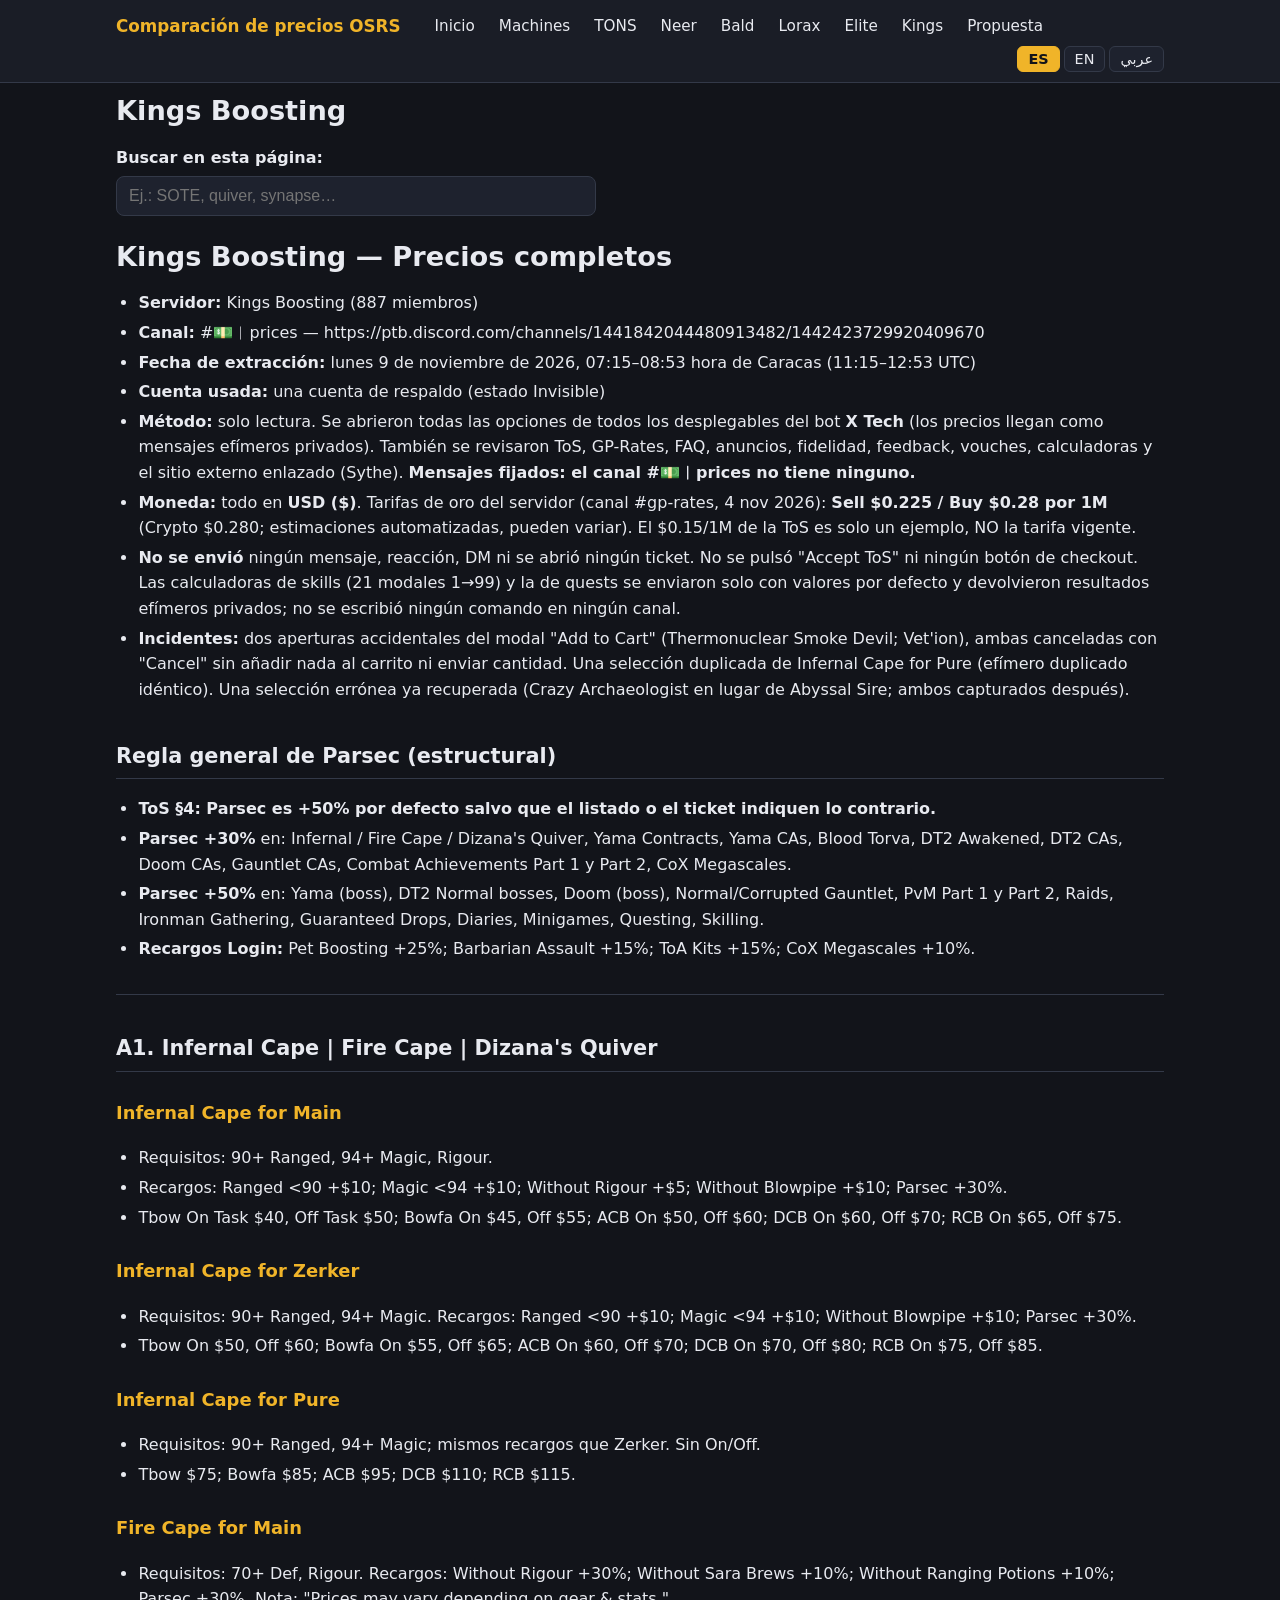
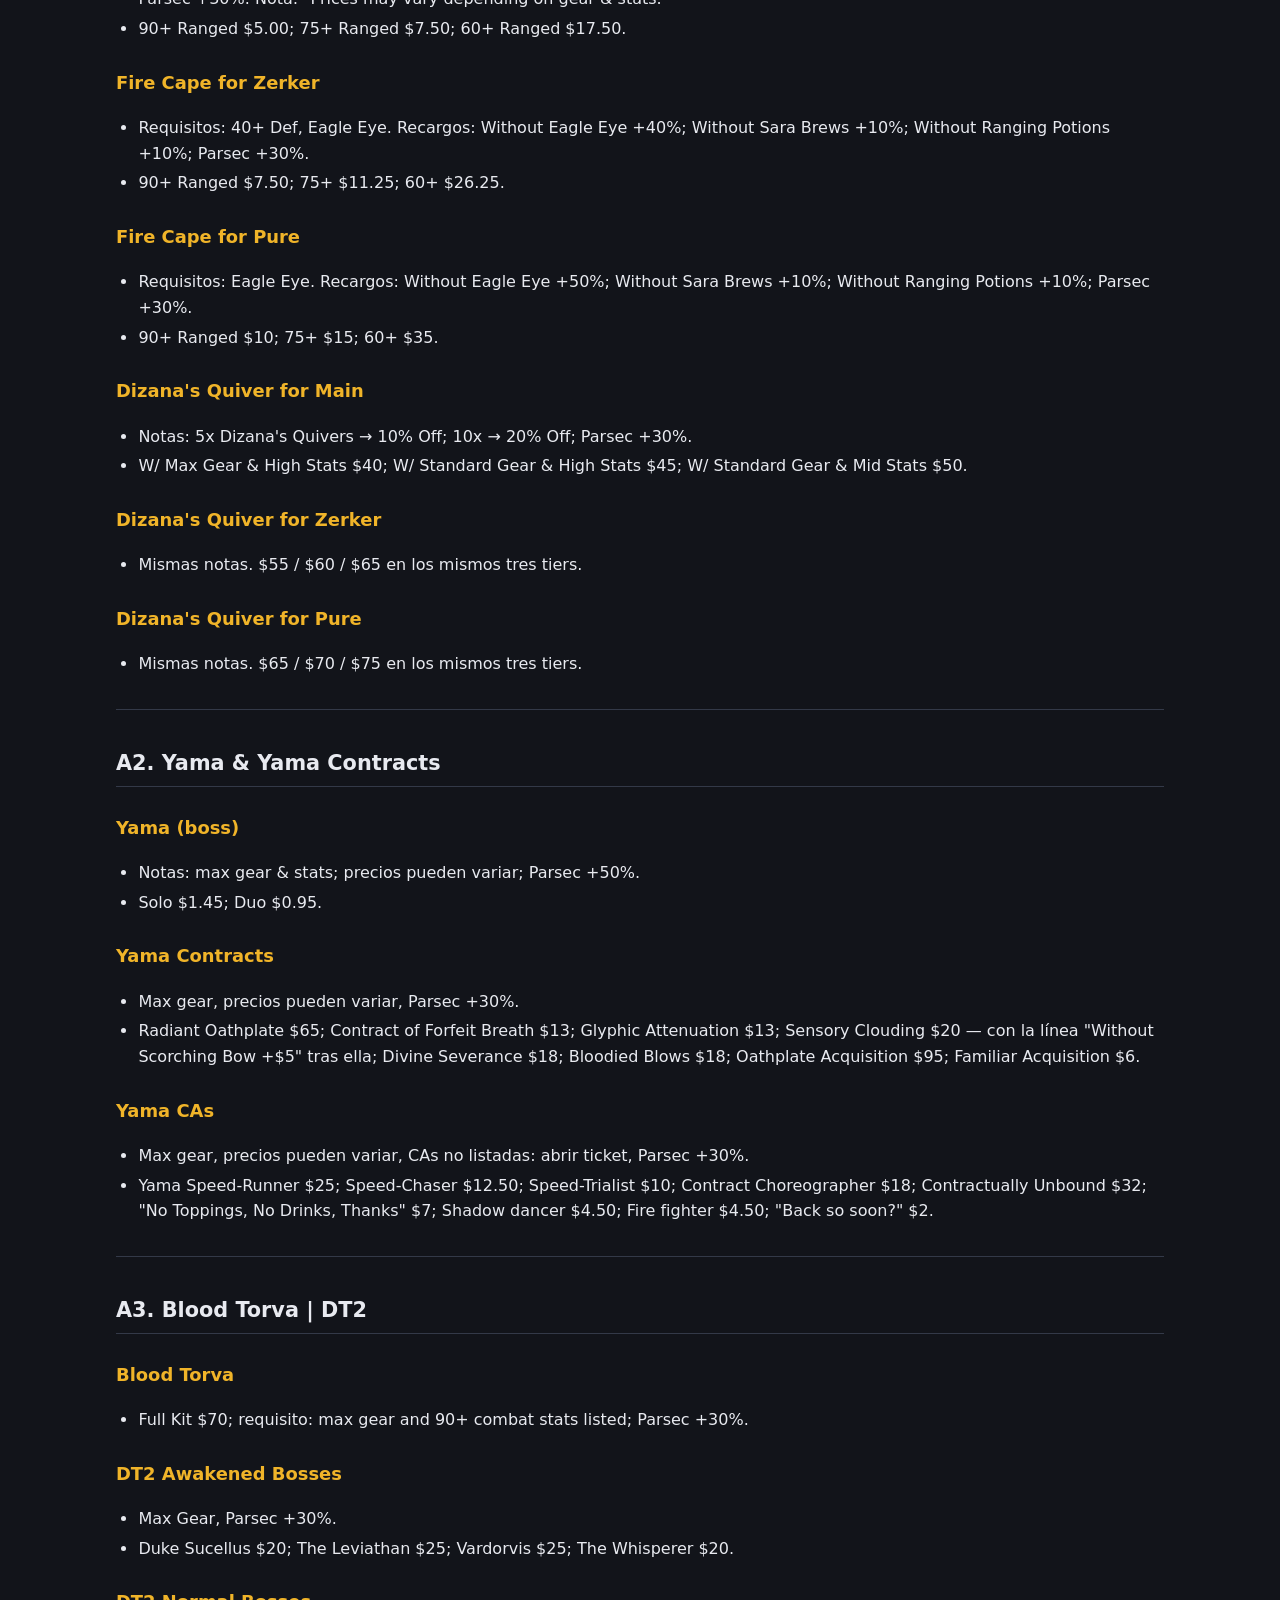
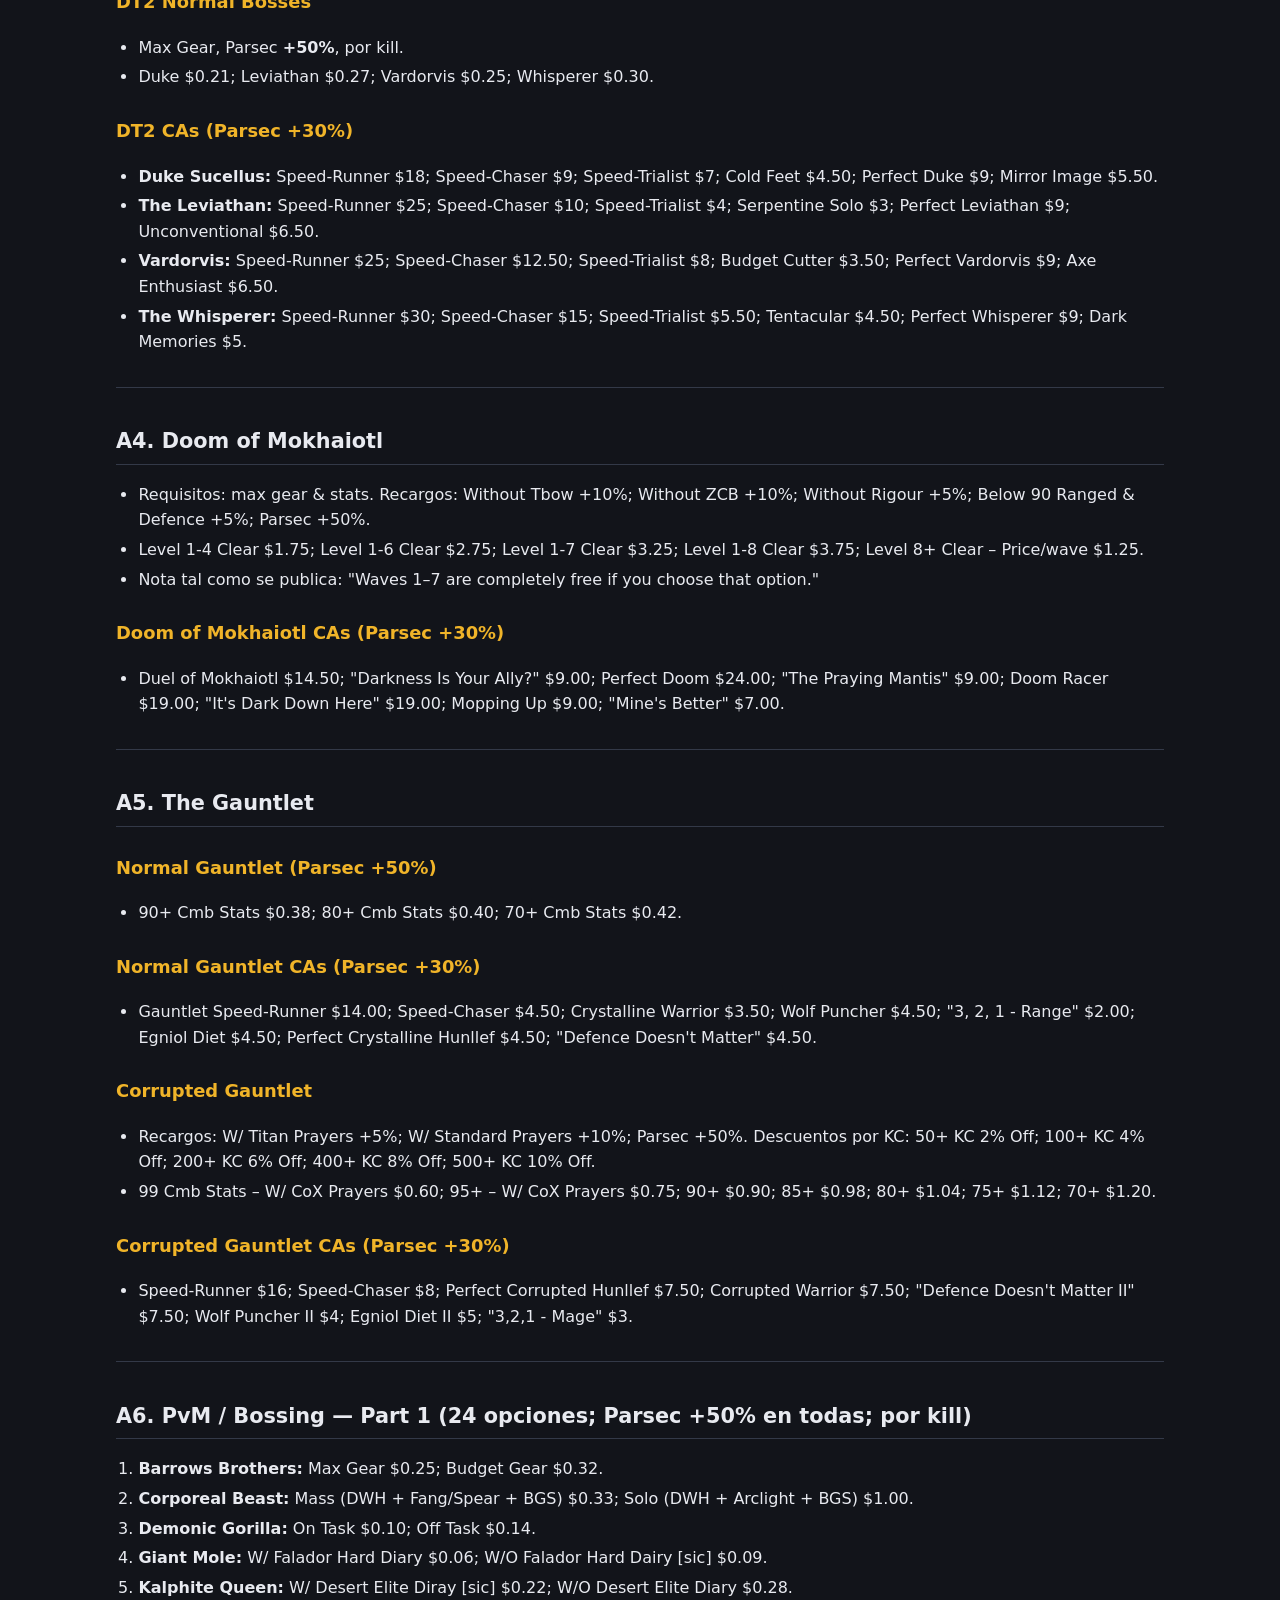
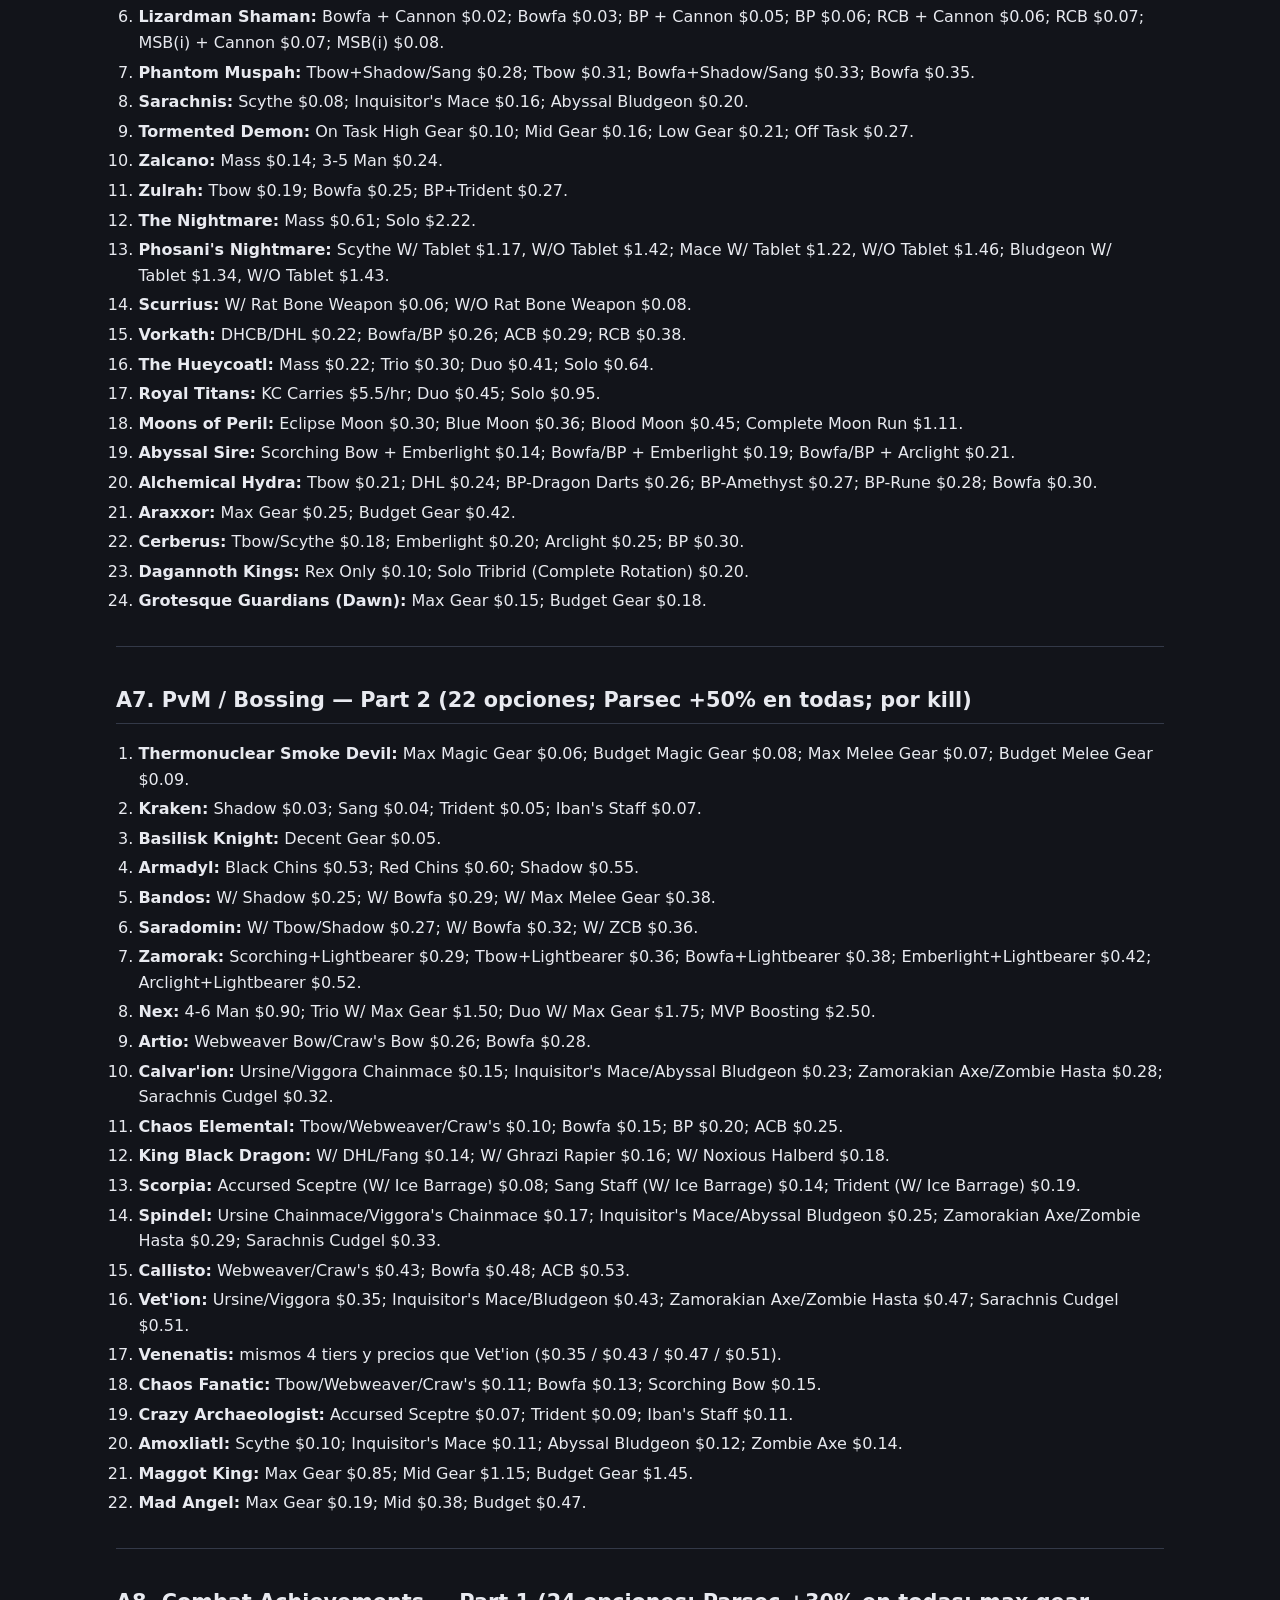
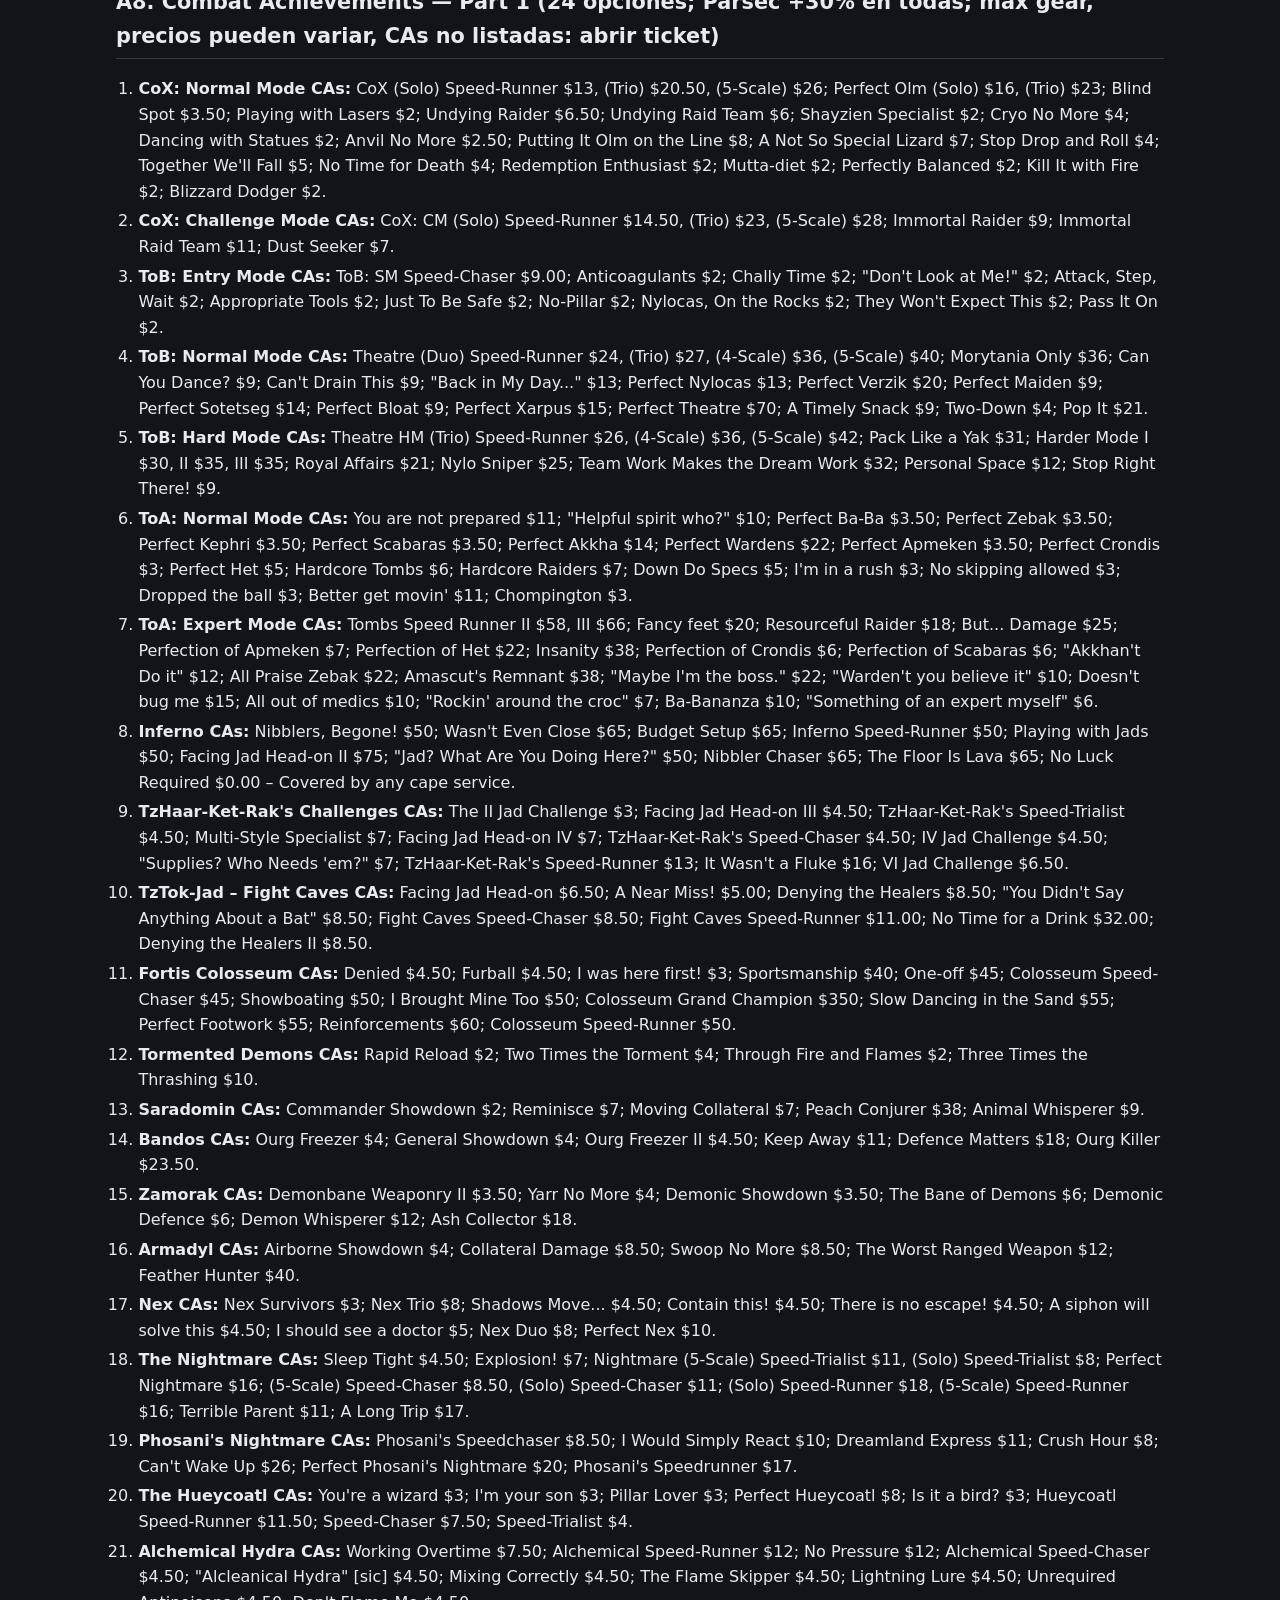
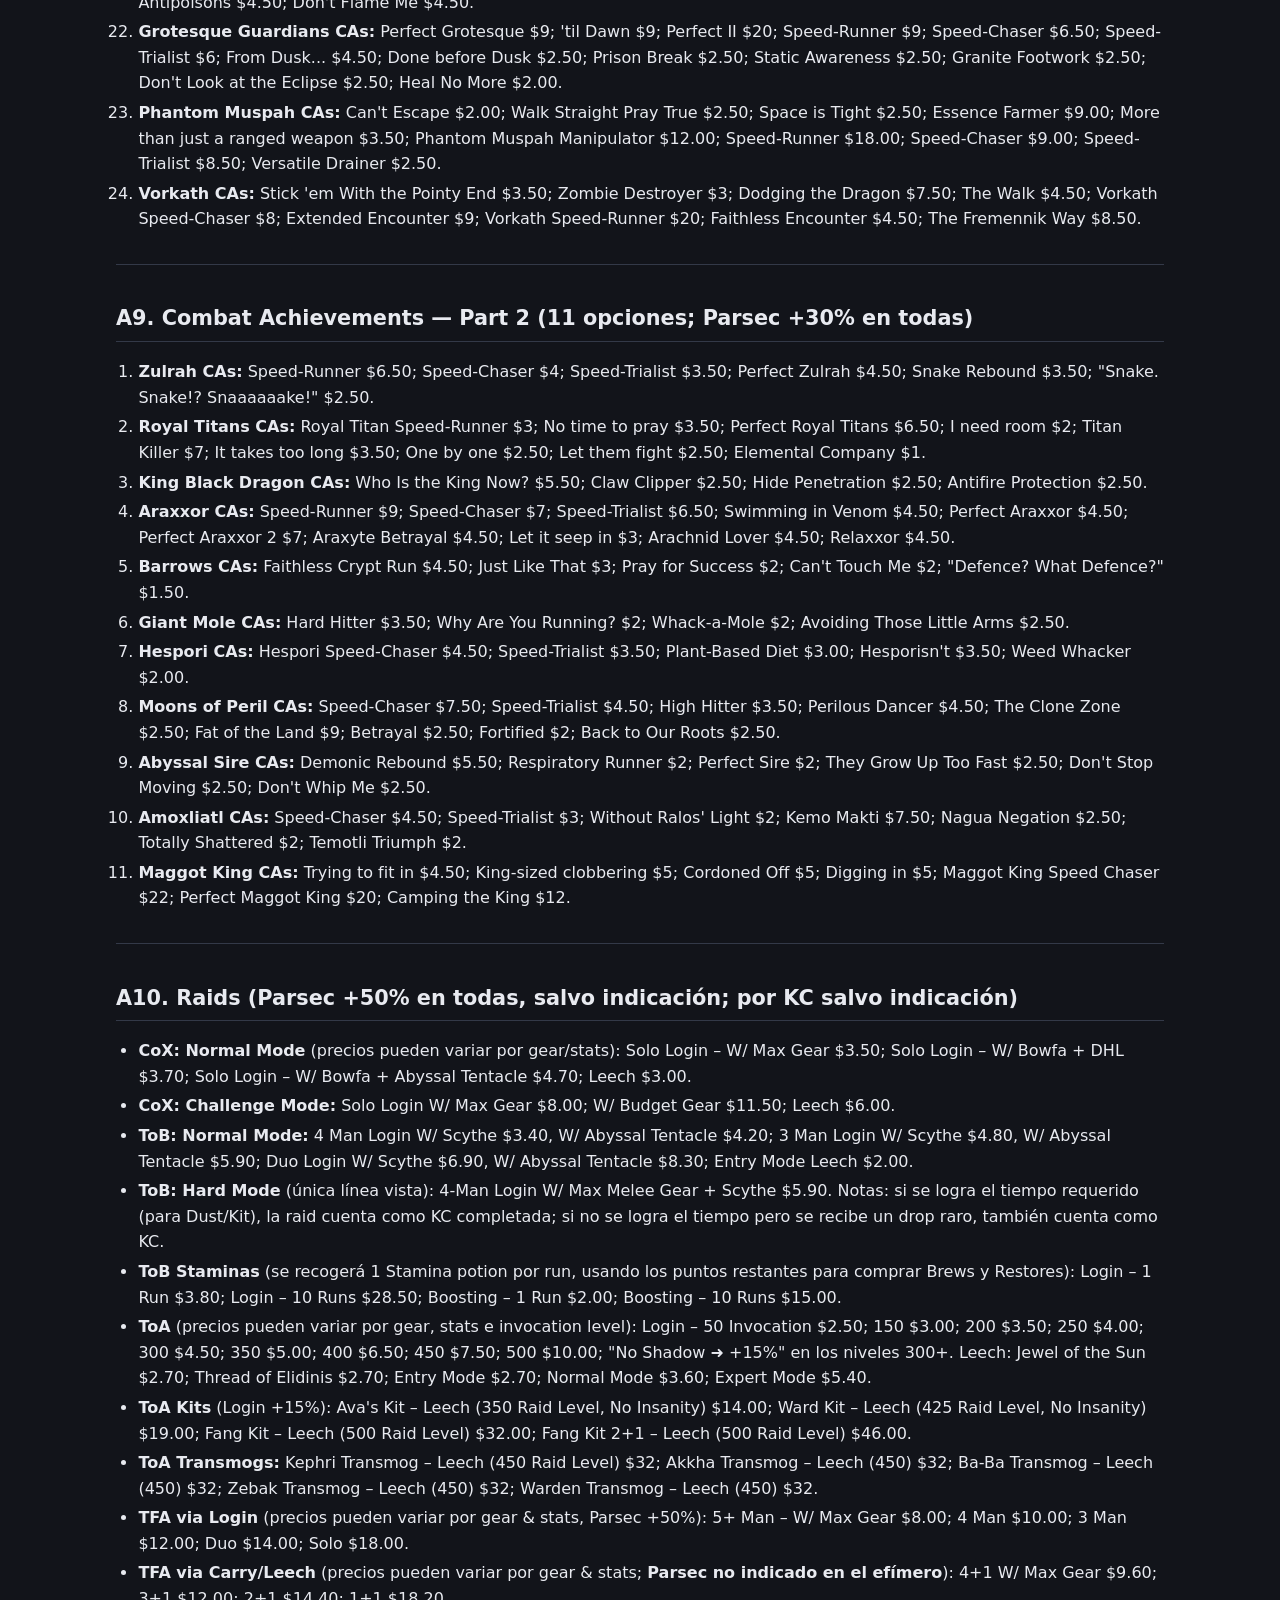
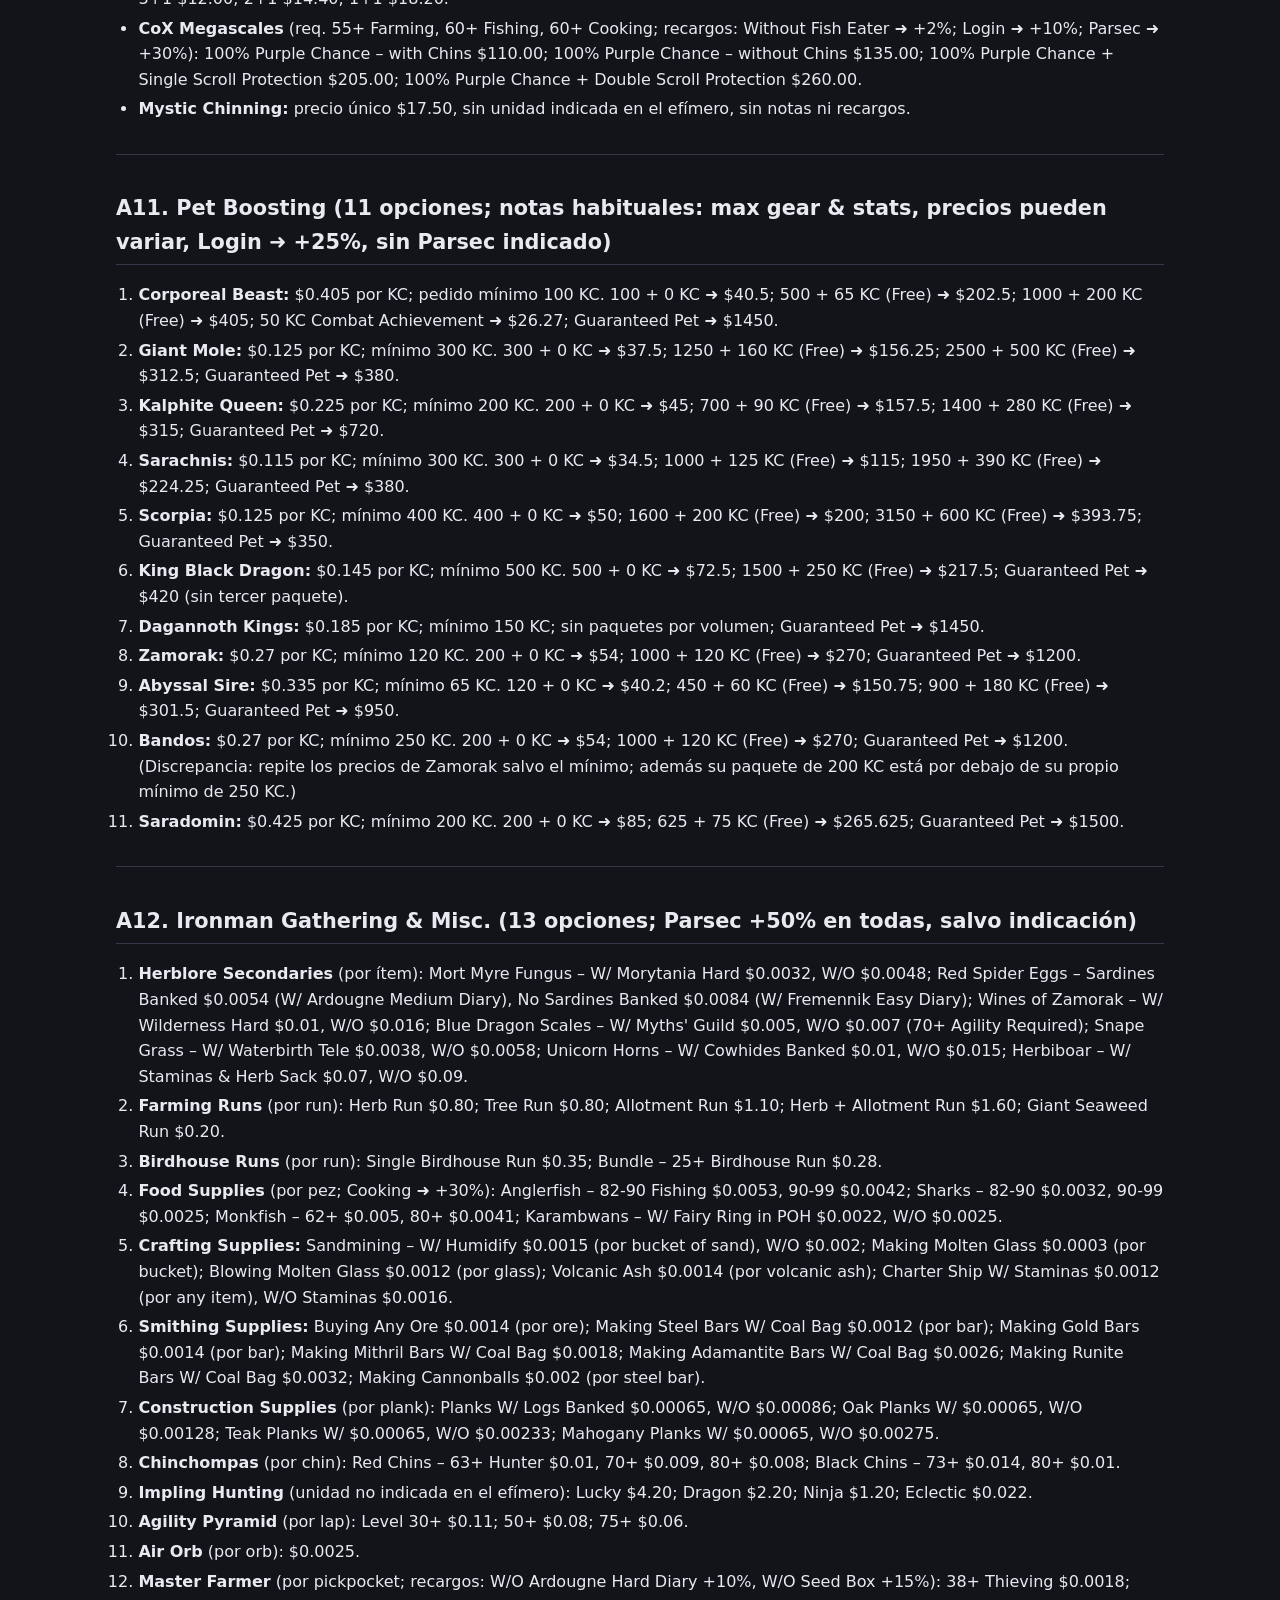
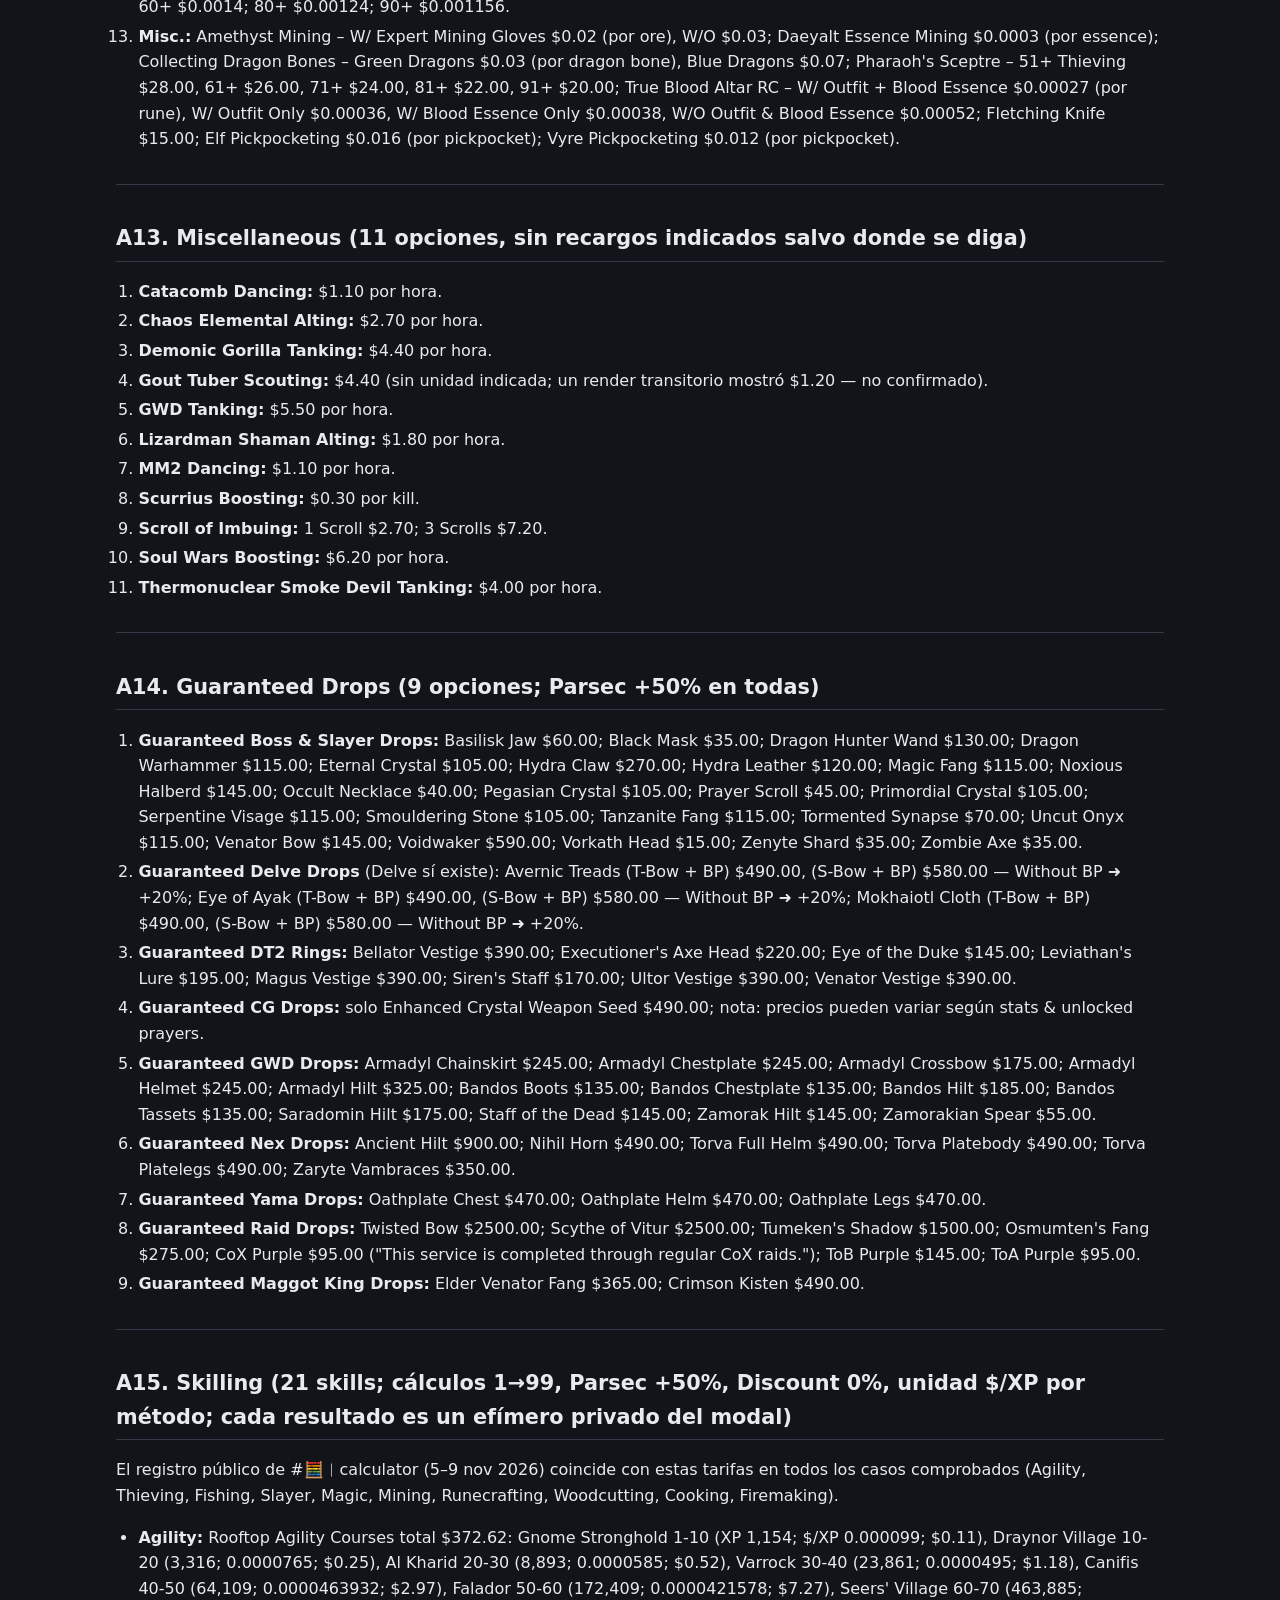
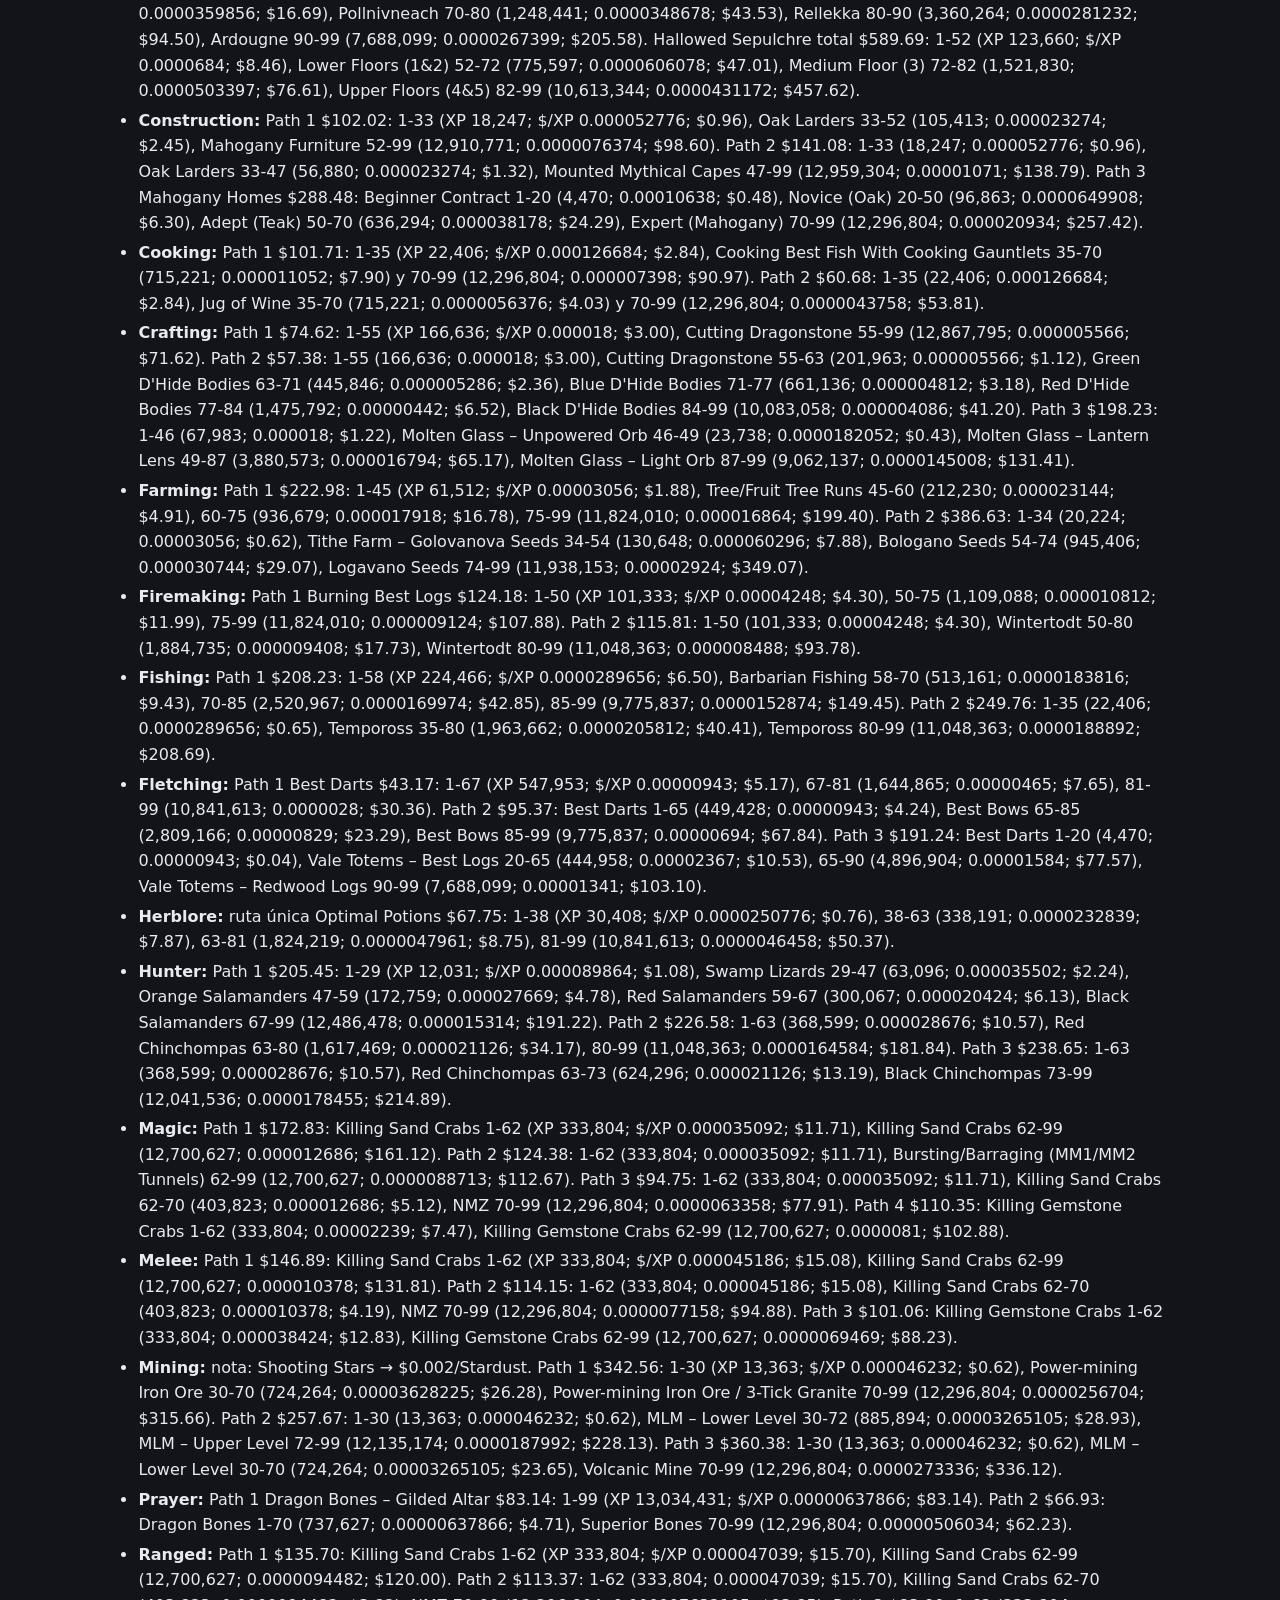
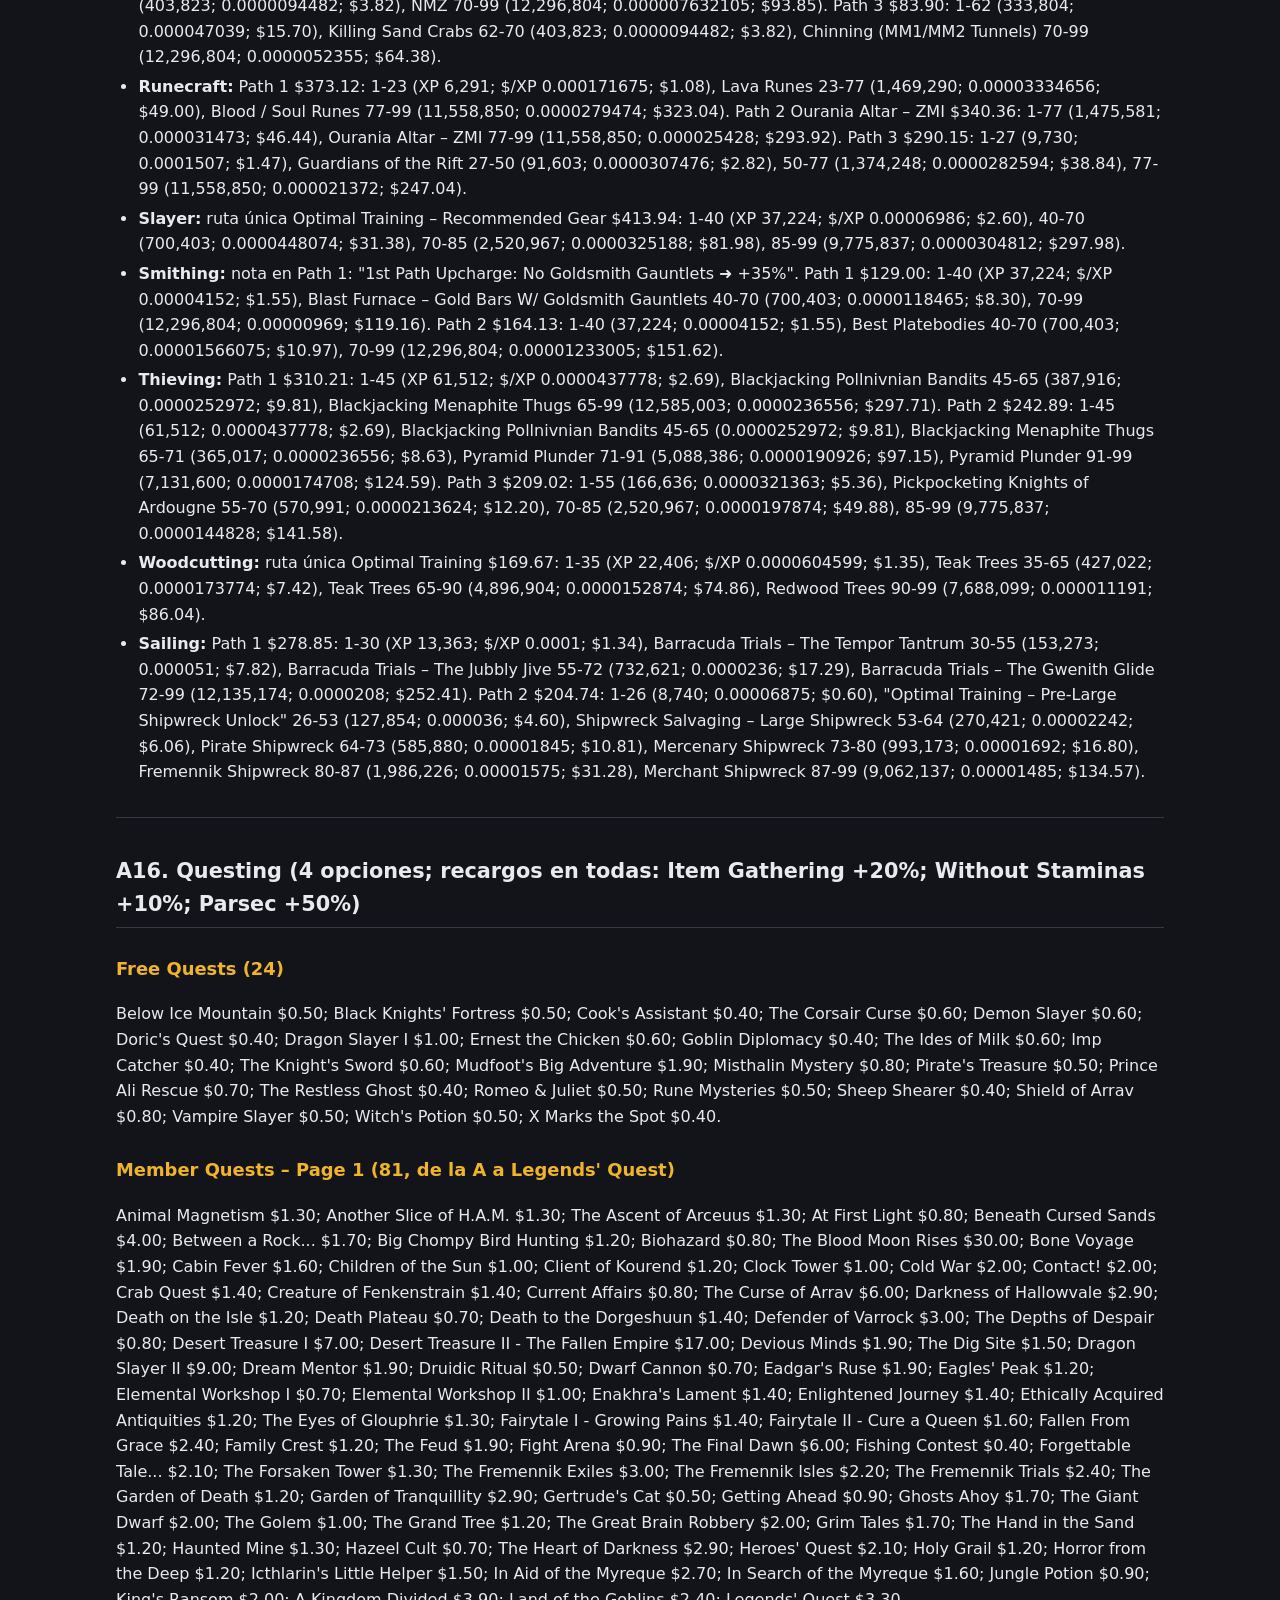
<file: kings.html>
<!DOCTYPE html>
<html lang="es">
<head>
<meta charset="utf-8">
<meta name="viewport" content="width=device-width, initial-scale=1">
<title data-i18n="title_kings">Kings Boosting — Precios</title>
<link rel="stylesheet" href="style.css">
</head>
<body>
<header class="top">
  <div class="wrap">
    <a class="brand" href="index.html" data-i18n="brand">Comparación de precios OSRS</a>
    <nav><a href="index.html" data-i18n="nav_inicio">Inicio</a><a href="machines.html">Machines</a><a href="tons.html">TONS</a><a href="neer.html">Neer</a><a href="bald.html">Bald</a><a href="lorax.html">Lorax</a><a href="elite.html">Elite</a><a href="kings.html">Kings</a><a href="propuesta.html" data-i18n="nav_propuesta">Propuesta</a></nav>
    
<div class="lang-switch" role="group" aria-label="Idioma / Language / اللغة">
  <button type="button" data-lang="es" class="active" aria-pressed="true">ES</button>
  <button type="button" data-lang="en" aria-pressed="false">EN</button>
  <button type="button" data-lang="ar" aria-pressed="false">عربي</button>
</div>

  </div>
</header>
<main class="wrap">
  <h1>Kings Boosting</h1>
  
<div class="buscador">
  <label for="buscar" data-i18n="search_label">Buscar en esta página:</label>
  <input type="search" id="buscar" placeholder="Ej.: SOTE, quiver, synapse…" autocomplete="off" data-i18n-placeholder="search_placeholder">
  <p id="sin-resultados" class="sin-resultados" style="display:none" data-i18n="search_noresults">Sin resultados para esa búsqueda.</p>
</div>

  
  <h1 id="kings-boosting-precios-completos" data-i18n-html="b_0729">Kings Boosting — Precios completos</h1>
<ul>
<li data-i18n-html="b_0408"><strong>Servidor:</strong> Kings Boosting (887 miembros)</li>
<li data-i18n-html="b_0103"><strong>Canal:</strong> #💵︱prices — https://ptb.discord.com/channels/1441842044480913482/1442423729920409670</li>
<li data-i18n-html="b_0181"><strong>Fecha de extracción:</strong> lunes 9 de noviembre de 2026, 07:15–08:53 hora de Caracas (11:15–12:53 UTC)</li>
<li data-i18n-html="b_0137"><strong>Cuenta usada:</strong> una cuenta de respaldo (estado Invisible)</li>
<li data-i18n-html="b_0330"><strong>Método:</strong> solo lectura. Se abrieron todas las opciones de todos los desplegables del bot <strong>X Tech</strong> (los precios llegan como mensajes efímeros privados). También se revisaron ToS, GP-Rates, FAQ, anuncios, fidelidad, feedback, vouches, calculadoras y el sitio externo enlazado (Sythe). <strong>Mensajes fijados: el canal #💵︱prices no tiene ninguno.</strong></li>
<li data-i18n-html="b_0324"><strong>Moneda:</strong> todo en <strong>USD ($)</strong>. Tarifas de oro del servidor (canal #gp-rates, 4 nov 2026): <strong>Sell $0.225 / Buy $0.28 por 1M</strong> (Crypto $0.280; estimaciones automatizadas, pueden variar). El $0.15/1M de la ToS es solo un ejemplo, NO la tarifa vigente.</li>
<li data-i18n-html="b_0336"><strong>No se envió</strong> ningún mensaje, reacción, DM ni se abrió ningún ticket. No se pulsó "Accept ToS" ni ningún botón de checkout. Las calculadoras de skills (21 modales 1→99) y la de quests se enviaron solo con valores por defecto y devolvieron resultados efímeros privados; no se escribió ningún comando en ningún canal.</li>
<li data-i18n-html="b_0249"><strong>Incidentes:</strong> dos aperturas accidentales del modal "Add to Cart" (Thermonuclear Smoke Devil; Vet'ion), ambas canceladas con "Cancel" sin añadir nada al carrito ni enviar cantidad. Una selección duplicada de Infernal Cape for Pure (efímero duplicado idéntico). Una selección errónea ya recuperada (Crazy Archaeologist en lugar de Abyssal Sire; ambos capturados después).</li>
</ul>
<h2 id="regla-general-de-parsec-estructural" data-i18n-html="b_0867">Regla general de Parsec (estructural)</h2>
<ul>
<li data-i18n-html="b_0475"><strong>ToS §4: Parsec es +50% por defecto salvo que el listado o el ticket indiquen lo contrario.</strong></li>
<li data-i18n-html="b_0347"><strong>Parsec +30%</strong> en: Infernal / Fire Cape / Dizana's Quiver, Yama Contracts, Yama CAs, Blood Torva, DT2 Awakened, DT2 CAs, Doom CAs, Gauntlet CAs, Combat Achievements Part 1 y Part 2, CoX Megascales.</li>
<li data-i18n-html="b_0348"><strong>Parsec +50%</strong> en: Yama (boss), DT2 Normal bosses, Doom (boss), Normal/Corrupted Gauntlet, PvM Part 1 y Part 2, Raids, Ironman Gathering, Guaranteed Drops, Diaries, Minigames, Questing, Skilling.</li>
<li data-i18n-html="b_0388"><strong>Recargos Login:</strong> Pet Boosting +25%; Barbarian Assault +15%; ToA Kits +15%; CoX Megascales +10%.</li>
</ul>
<hr />
<h2 id="a1-infernal-cape-fire-cape-dizanas-quiver">A1. Infernal Cape | Fire Cape | Dizana's Quiver</h2>
<h3 id="infernal-cape-for-main">Infernal Cape for Main</h3>
<ul>
<li data-i18n-html="b_0871">Requisitos: 90+ Ranged, 94+ Magic, Rigour.</li>
<li data-i18n-html="b_0861">Recargos: Ranged &lt;90 +$10; Magic &lt;94 +$10; Without Rigour +$5; Without Blowpipe +$10; Parsec +30%.</li>
<li>Tbow On Task $40, Off Task $50; Bowfa On $45, Off $55; ACB On $50, Off $60; DCB On $60, Off $70; RCB On $65, Off $75.</li>
</ul>
<h3 id="infernal-cape-for-zerker">Infernal Cape for Zerker</h3>
<ul>
<li data-i18n-html="b_0872">Requisitos: 90+ Ranged, 94+ Magic. Recargos: Ranged &lt;90 +$10; Magic &lt;94 +$10; Without Blowpipe +$10; Parsec +30%.</li>
<li>Tbow On $50, Off $60; Bowfa On $55, Off $65; ACB On $60, Off $70; DCB On $70, Off $80; RCB On $75, Off $85.</li>
</ul>
<h3 id="infernal-cape-for-pure">Infernal Cape for Pure</h3>
<ul>
<li data-i18n-html="b_0873">Requisitos: 90+ Ranged, 94+ Magic; mismos recargos que Zerker. Sin On/Off.</li>
<li>Tbow $75; Bowfa $85; ACB $95; DCB $110; RCB $115.</li>
</ul>
<h3 id="fire-cape-for-main">Fire Cape for Main</h3>
<ul>
<li data-i18n-html="b_0870">Requisitos: 70+ Def, Rigour. Recargos: Without Rigour +30%; Without Sara Brews +10%; Without Ranging Potions +10%; Parsec +30%. Nota: "Prices may vary depending on gear &amp; stats."</li>
<li>90+ Ranged $5.00; 75+ Ranged $7.50; 60+ Ranged $17.50.</li>
</ul>
<h3 id="fire-cape-for-zerker">Fire Cape for Zerker</h3>
<ul>
<li data-i18n-html="b_0869">Requisitos: 40+ Def, Eagle Eye. Recargos: Without Eagle Eye +40%; Without Sara Brews +10%; Without Ranging Potions +10%; Parsec +30%.</li>
<li>90+ Ranged $7.50; 75+ $11.25; 60+ $26.25.</li>
</ul>
<h3 id="fire-cape-for-pure">Fire Cape for Pure</h3>
<ul>
<li data-i18n-html="b_0874">Requisitos: Eagle Eye. Recargos: Without Eagle Eye +50%; Without Sara Brews +10%; Without Ranging Potions +10%; Parsec +30%.</li>
<li>90+ Ranged $10; 75+ $15; 60+ $35.</li>
</ul>
<h3 id="dizanas-quiver-for-main">Dizana's Quiver for Main</h3>
<ul>
<li data-i18n-html="b_0808">Notas: 5x Dizana's Quivers → 10% Off; 10x → 20% Off; Parsec +30%.</li>
<li>W/ Max Gear &amp; High Stats $40; W/ Standard Gear &amp; High Stats $45; W/ Standard Gear &amp; Mid Stats $50.</li>
</ul>
<h3 id="dizanas-quiver-for-zerker">Dizana's Quiver for Zerker</h3>
<ul>
<li data-i18n-html="b_0781">Mismas notas. $55 / $60 / $65 en los mismos tres tiers.</li>
</ul>
<h3 id="dizanas-quiver-for-pure">Dizana's Quiver for Pure</h3>
<ul>
<li data-i18n-html="b_0782">Mismas notas. $65 / $70 / $75 en los mismos tres tiers.</li>
</ul>
<hr />
<h2 id="a2-yama-yama-contracts">A2. Yama &amp; Yama Contracts</h2>
<h3 id="yama-boss">Yama (boss)</h3>
<ul>
<li data-i18n-html="b_0810">Notas: max gear &amp; stats; precios pueden variar; Parsec +50%.</li>
<li>Solo $1.45; Duo $0.95.</li>
</ul>
<h3 id="yama-contracts">Yama Contracts</h3>
<ul>
<li data-i18n-html="b_0763">Max gear, precios pueden variar, Parsec +30%.</li>
<li data-i18n-html="b_0855">Radiant Oathplate $65; Contract of Forfeit Breath $13; Glyphic Attenuation $13; Sensory Clouding $20 — con la línea "Without Scorching Bow +$5" tras ella; Divine Severance $18; Bloodied Blows $18; Oathplate Acquisition $95; Familiar Acquisition $6.</li>
</ul>
<h3 id="yama-cas">Yama CAs</h3>
<ul>
<li data-i18n-html="b_0762">Max gear, precios pueden variar, CAs no listadas: abrir ticket, Parsec +30%.</li>
<li>Yama Speed-Runner $25; Speed-Chaser $12.50; Speed-Trialist $10; Contract Choreographer $18; Contractually Unbound $32; "No Toppings, No Drinks, Thanks" $7; Shadow dancer $4.50; Fire fighter $4.50; "Back so soon?" $2.</li>
</ul>
<hr />
<h2 id="a3-blood-torva-dt2">A3. Blood Torva | DT2</h2>
<h3 id="blood-torva">Blood Torva</h3>
<ul>
<li data-i18n-html="b_0712">Full Kit $70; requisito: max gear and 90+ combat stats listed; Parsec +30%.</li>
</ul>
<h3 id="dt2-awakened-bosses">DT2 Awakened Bosses</h3>
<ul>
<li>Max Gear, Parsec +30%.</li>
<li>Duke Sucellus $20; The Leviathan $25; Vardorvis $25; The Whisperer $20.</li>
</ul>
<h3 id="dt2-normal-bosses">DT2 Normal Bosses</h3>
<ul>
<li data-i18n-html="b_0760">Max Gear, Parsec <strong>+50%</strong>, por kill.</li>
<li>Duke $0.21; Leviathan $0.27; Vardorvis $0.25; Whisperer $0.30.</li>
</ul>
<h3 id="dt2-cas-parsec-30">DT2 CAs (Parsec +30%)</h3>
<ul>
<li><strong>Duke Sucellus:</strong> Speed-Runner $18; Speed-Chaser $9; Speed-Trialist $7; Cold Feet $4.50; Perfect Duke $9; Mirror Image $5.50.</li>
<li><strong>The Leviathan:</strong> Speed-Runner $25; Speed-Chaser $10; Speed-Trialist $4; Serpentine Solo $3; Perfect Leviathan $9; Unconventional $6.50.</li>
<li><strong>Vardorvis:</strong> Speed-Runner $25; Speed-Chaser $12.50; Speed-Trialist $8; Budget Cutter $3.50; Perfect Vardorvis $9; Axe Enthusiast $6.50.</li>
<li><strong>The Whisperer:</strong> Speed-Runner $30; Speed-Chaser $15; Speed-Trialist $5.50; Tentacular $4.50; Perfect Whisperer $9; Dark Memories $5.</li>
</ul>
<hr />
<h2 id="a4-doom-of-mokhaiotl">A4. Doom of Mokhaiotl</h2>
<ul>
<li data-i18n-html="b_0875">Requisitos: max gear &amp; stats. Recargos: Without Tbow +10%; Without ZCB +10%; Without Rigour +5%; Below 90 Ranged &amp; Defence +5%; Parsec +50%.</li>
<li>Level 1-4 Clear $1.75; Level 1-6 Clear $2.75; Level 1-7 Clear $3.25; Level 1-8 Clear $3.75; Level 8+ Clear – Price/wave $1.25.</li>
<li data-i18n-html="b_0802">Nota tal como se publica: "Waves 1–7 are completely free if you choose that option."</li>
</ul>
<h3 id="doom-of-mokhaiotl-cas-parsec-30">Doom of Mokhaiotl CAs (Parsec +30%)</h3>
<ul>
<li>Duel of Mokhaiotl $14.50; "Darkness Is Your Ally?" $9.00; Perfect Doom $24.00; "The Praying Mantis" $9.00; Doom Racer $19.00; "It's Dark Down Here" $19.00; Mopping Up $9.00; "Mine's Better" $7.00.</li>
</ul>
<hr />
<h2 id="a5-the-gauntlet">A5. The Gauntlet</h2>
<h3 id="normal-gauntlet-parsec-50">Normal Gauntlet (Parsec +50%)</h3>
<ul>
<li>90+ Cmb Stats $0.38; 80+ Cmb Stats $0.40; 70+ Cmb Stats $0.42.</li>
</ul>
<h3 id="normal-gauntlet-cas-parsec-30">Normal Gauntlet CAs (Parsec +30%)</h3>
<ul>
<li>Gauntlet Speed-Runner $14.00; Speed-Chaser $4.50; Crystalline Warrior $3.50; Wolf Puncher $4.50; "3, 2, 1 - Range" $2.00; Egniol Diet $4.50; Perfect Crystalline Hunllef $4.50; "Defence Doesn't Matter" $4.50.</li>
</ul>
<h3 id="corrupted-gauntlet">Corrupted Gauntlet</h3>
<ul>
<li data-i18n-html="b_0862">Recargos: W/ Titan Prayers +5%; W/ Standard Prayers +10%; Parsec +50%. Descuentos por KC: 50+ KC 2% Off; 100+ KC 4% Off; 200+ KC 6% Off; 400+ KC 8% Off; 500+ KC 10% Off.</li>
<li>99 Cmb Stats – W/ CoX Prayers $0.60; 95+ – W/ CoX Prayers $0.75; 90+ $0.90; 85+ $0.98; 80+ $1.04; 75+ $1.12; 70+ $1.20.</li>
</ul>
<h3 id="corrupted-gauntlet-cas-parsec-30">Corrupted Gauntlet CAs (Parsec +30%)</h3>
<ul>
<li>Speed-Runner $16; Speed-Chaser $8; Perfect Corrupted Hunllef $7.50; Corrupted Warrior $7.50; "Defence Doesn't Matter II" $7.50; Wolf Puncher II $4; Egniol Diet II $5; "3,2,1 - Mage" $3.</li>
</ul>
<hr />
<h2 id="a6-pvm-bossing-part-1-24-opciones-parsec-50-en-todas-por-kill" data-i18n-html="b_0565">A6. PvM / Bossing — Part 1 (24 opciones; Parsec +50% en todas; por kill)</h2>
<ol>
<li><strong>Barrows Brothers:</strong> Max Gear $0.25; Budget Gear $0.32.</li>
<li><strong>Corporeal Beast:</strong> Mass (DWH + Fang/Spear + BGS) $0.33; Solo (DWH + Arclight + BGS) $1.00.</li>
<li><strong>Demonic Gorilla:</strong> On Task $0.10; Off Task $0.14.</li>
<li><strong>Giant Mole:</strong> W/ Falador Hard Diary $0.06; W/O Falador Hard Dairy [sic] $0.09.</li>
<li><strong>Kalphite Queen:</strong> W/ Desert Elite Diray [sic] $0.22; W/O Desert Elite Diary $0.28.</li>
<li><strong>Lizardman Shaman:</strong> Bowfa + Cannon $0.02; Bowfa $0.03; BP + Cannon $0.05; BP $0.06; RCB + Cannon $0.06; RCB $0.07; MSB(i) + Cannon $0.07; MSB(i) $0.08.</li>
<li><strong>Phantom Muspah:</strong> Tbow+Shadow/Sang $0.28; Tbow $0.31; Bowfa+Shadow/Sang $0.33; Bowfa $0.35.</li>
<li><strong>Sarachnis:</strong> Scythe $0.08; Inquisitor's Mace $0.16; Abyssal Bludgeon $0.20.</li>
<li><strong>Tormented Demon:</strong> On Task High Gear $0.10; Mid Gear $0.16; Low Gear $0.21; Off Task $0.27.</li>
<li><strong>Zalcano:</strong> Mass $0.14; 3-5 Man $0.24.</li>
<li><strong>Zulrah:</strong> Tbow $0.19; Bowfa $0.25; BP+Trident $0.27.</li>
<li><strong>The Nightmare:</strong> Mass $0.61; Solo $2.22.</li>
<li><strong>Phosani's Nightmare:</strong> Scythe W/ Tablet $1.17, W/O Tablet $1.42; Mace W/ Tablet $1.22, W/O Tablet $1.46; Bludgeon W/ Tablet $1.34, W/O Tablet $1.43.</li>
<li><strong>Scurrius:</strong> W/ Rat Bone Weapon $0.06; W/O Rat Bone Weapon $0.08.</li>
<li><strong>Vorkath:</strong> DHCB/DHL $0.22; Bowfa/BP $0.26; ACB $0.29; RCB $0.38.</li>
<li><strong>The Hueycoatl:</strong> Mass $0.22; Trio $0.30; Duo $0.41; Solo $0.64.</li>
<li><strong>Royal Titans:</strong> KC Carries $5.5/hr; Duo $0.45; Solo $0.95.</li>
<li><strong>Moons of Peril:</strong> Eclipse Moon $0.30; Blue Moon $0.36; Blood Moon $0.45; Complete Moon Run $1.11.</li>
<li><strong>Abyssal Sire:</strong> Scorching Bow + Emberlight $0.14; Bowfa/BP + Emberlight $0.19; Bowfa/BP + Arclight $0.21.</li>
<li><strong>Alchemical Hydra:</strong> Tbow $0.21; DHL $0.24; BP-Dragon Darts $0.26; BP-Amethyst $0.27; BP-Rune $0.28; Bowfa $0.30.</li>
<li><strong>Araxxor:</strong> Max Gear $0.25; Budget Gear $0.42.</li>
<li><strong>Cerberus:</strong> Tbow/Scythe $0.18; Emberlight $0.20; Arclight $0.25; BP $0.30.</li>
<li><strong>Dagannoth Kings:</strong> Rex Only $0.10; Solo Tribrid (Complete Rotation) $0.20.</li>
<li><strong>Grotesque Guardians (Dawn):</strong> Max Gear $0.15; Budget Gear $0.18.</li>
</ol>
<hr />
<h2 id="a7-pvm-bossing-part-2-22-opciones-parsec-50-en-todas-por-kill" data-i18n-html="b_0568">A7. PvM / Bossing — Part 2 (22 opciones; Parsec +50% en todas; por kill)</h2>
<ol>
<li><strong>Thermonuclear Smoke Devil:</strong> Max Magic Gear $0.06; Budget Magic Gear $0.08; Max Melee Gear $0.07; Budget Melee Gear $0.09.</li>
<li><strong>Kraken:</strong> Shadow $0.03; Sang $0.04; Trident $0.05; Iban's Staff $0.07.</li>
<li><strong>Basilisk Knight:</strong> Decent Gear $0.05.</li>
<li><strong>Armadyl:</strong> Black Chins $0.53; Red Chins $0.60; Shadow $0.55.</li>
<li><strong>Bandos:</strong> W/ Shadow $0.25; W/ Bowfa $0.29; W/ Max Melee Gear $0.38.</li>
<li><strong>Saradomin:</strong> W/ Tbow/Shadow $0.27; W/ Bowfa $0.32; W/ ZCB $0.36.</li>
<li><strong>Zamorak:</strong> Scorching+Lightbearer $0.29; Tbow+Lightbearer $0.36; Bowfa+Lightbearer $0.38; Emberlight+Lightbearer $0.42; Arclight+Lightbearer $0.52.</li>
<li><strong>Nex:</strong> 4-6 Man $0.90; Trio W/ Max Gear $1.50; Duo W/ Max Gear $1.75; MVP Boosting $2.50.</li>
<li><strong>Artio:</strong> Webweaver Bow/Craw's Bow $0.26; Bowfa $0.28.</li>
<li><strong>Calvar'ion:</strong> Ursine/Viggora Chainmace $0.15; Inquisitor's Mace/Abyssal Bludgeon $0.23; Zamorakian Axe/Zombie Hasta $0.28; Sarachnis Cudgel $0.32.</li>
<li><strong>Chaos Elemental:</strong> Tbow/Webweaver/Craw's $0.10; Bowfa $0.15; BP $0.20; ACB $0.25.</li>
<li><strong>King Black Dragon:</strong> W/ DHL/Fang $0.14; W/ Ghrazi Rapier $0.16; W/ Noxious Halberd $0.18.</li>
<li><strong>Scorpia:</strong> Accursed Sceptre (W/ Ice Barrage) $0.08; Sang Staff (W/ Ice Barrage) $0.14; Trident (W/ Ice Barrage) $0.19.</li>
<li><strong>Spindel:</strong> Ursine Chainmace/Viggora's Chainmace $0.17; Inquisitor's Mace/Abyssal Bludgeon $0.25; Zamorakian Axe/Zombie Hasta $0.29; Sarachnis Cudgel $0.33.</li>
<li><strong>Callisto:</strong> Webweaver/Craw's $0.43; Bowfa $0.48; ACB $0.53.</li>
<li><strong>Vet'ion:</strong> Ursine/Viggora $0.35; Inquisitor's Mace/Bludgeon $0.43; Zamorakian Axe/Zombie Hasta $0.47; Sarachnis Cudgel $0.51.</li>
<li data-i18n-html="b_0487"><strong>Venenatis:</strong> mismos 4 tiers y precios que Vet'ion ($0.35 / $0.43 / $0.47 / $0.51).</li>
<li><strong>Chaos Fanatic:</strong> Tbow/Webweaver/Craw's $0.11; Bowfa $0.13; Scorching Bow $0.15.</li>
<li><strong>Crazy Archaeologist:</strong> Accursed Sceptre $0.07; Trident $0.09; Iban's Staff $0.11.</li>
<li><strong>Amoxliatl:</strong> Scythe $0.10; Inquisitor's Mace $0.11; Abyssal Bludgeon $0.12; Zombie Axe $0.14.</li>
<li><strong>Maggot King:</strong> Max Gear $0.85; Mid Gear $1.15; Budget Gear $1.45.</li>
<li><strong>Mad Angel:</strong> Max Gear $0.19; Mid $0.38; Budget $0.47.</li>
</ol>
<hr />
<h2 id="a8-combat-achievements-part-1-24-opciones-parsec-30-en-todas-max-gear-precios-pueden-variar-cas-no-listadas-abrir-ticket" data-i18n-html="b_0572">A8. Combat Achievements — Part 1 (24 opciones; Parsec +30% en todas; max gear, precios pueden variar, CAs no listadas: abrir ticket)</h2>
<ol>
<li><strong>CoX: Normal Mode CAs:</strong> CoX (Solo) Speed-Runner $13, (Trio) $20.50, (5-Scale) $26; Perfect Olm (Solo) $16, (Trio) $23; Blind Spot $3.50; Playing with Lasers $2; Undying Raider $6.50; Undying Raid Team $6; Shayzien Specialist $2; Cryo No More $4; Dancing with Statues $2; Anvil No More $2.50; Putting It Olm on the Line $8; A Not So Special Lizard $7; Stop Drop and Roll $4; Together We'll Fall $5; No Time for Death $4; Redemption Enthusiast $2; Mutta-diet $2; Perfectly Balanced $2; Kill It with Fire $2; Blizzard Dodger $2.</li>
<li><strong>CoX: Challenge Mode CAs:</strong> CoX: CM (Solo) Speed-Runner $14.50, (Trio) $23, (5-Scale) $28; Immortal Raider $9; Immortal Raid Team $11; Dust Seeker $7.</li>
<li><strong>ToB: Entry Mode CAs:</strong> ToB: SM Speed-Chaser $9.00; Anticoagulants $2; Chally Time $2; "Don't Look at Me!" $2; Attack, Step, Wait $2; Appropriate Tools $2; Just To Be Safe $2; No-Pillar $2; Nylocas, On the Rocks $2; They Won't Expect This $2; Pass It On $2.</li>
<li><strong>ToB: Normal Mode CAs:</strong> Theatre (Duo) Speed-Runner $24, (Trio) $27, (4-Scale) $36, (5-Scale) $40; Morytania Only $36; Can You Dance? $9; Can't Drain This $9; "Back in My Day..." $13; Perfect Nylocas $13; Perfect Verzik $20; Perfect Maiden $9; Perfect Sotetseg $14; Perfect Bloat $9; Perfect Xarpus $15; Perfect Theatre $70; A Timely Snack $9; Two-Down $4; Pop It $21.</li>
<li><strong>ToB: Hard Mode CAs:</strong> Theatre HM (Trio) Speed-Runner $26, (4-Scale) $36, (5-Scale) $42; Pack Like a Yak $31; Harder Mode I $30, II $35, III $35; Royal Affairs $21; Nylo Sniper $25; Team Work Makes the Dream Work $32; Personal Space $12; Stop Right There! $9.</li>
<li><strong>ToA: Normal Mode CAs:</strong> You are not prepared $11; "Helpful spirit who?" $10; Perfect Ba-Ba $3.50; Perfect Zebak $3.50; Perfect Kephri $3.50; Perfect Scabaras $3.50; Perfect Akkha $14; Perfect Wardens $22; Perfect Apmeken $3.50; Perfect Crondis $3; Perfect Het $5; Hardcore Tombs $6; Hardcore Raiders $7; Down Do Specs $5; I'm in a rush $3; No skipping allowed $3; Dropped the ball $3; Better get movin' $11; Chompington $3.</li>
<li><strong>ToA: Expert Mode CAs:</strong> Tombs Speed Runner II $58, III $66; Fancy feet $20; Resourceful Raider $18; But... Damage $25; Perfection of Apmeken $7; Perfection of Het $22; Insanity $38; Perfection of Crondis $6; Perfection of Scabaras $6; "Akkhan't Do it" $12; All Praise Zebak $22; Amascut's Remnant $38; "Maybe I'm the boss." $22; "Warden't you believe it" $10; Doesn't bug me $15; All out of medics $10; "Rockin' around the croc" $7; Ba-Bananza $10; "Something of an expert myself" $6.</li>
<li><strong>Inferno CAs:</strong> Nibblers, Begone! $50; Wasn't Even Close $65; Budget Setup $65; Inferno Speed-Runner $50; Playing with Jads $50; Facing Jad Head-on II $75; "Jad? What Are You Doing Here?" $50; Nibbler Chaser $65; The Floor Is Lava $65; No Luck Required $0.00 – Covered by any cape service.</li>
<li><strong>TzHaar-Ket-Rak's Challenges CAs:</strong> The II Jad Challenge $3; Facing Jad Head-on III $4.50; TzHaar-Ket-Rak's Speed-Trialist $4.50; Multi-Style Specialist $7; Facing Jad Head-on IV $7; TzHaar-Ket-Rak's Speed-Chaser $4.50; IV Jad Challenge $4.50; "Supplies? Who Needs 'em?" $7; TzHaar-Ket-Rak's Speed-Runner $13; It Wasn't a Fluke $16; VI Jad Challenge $6.50.</li>
<li><strong>TzTok-Jad – Fight Caves CAs:</strong> Facing Jad Head-on $6.50; A Near Miss! $5.00; Denying the Healers $8.50; "You Didn't Say Anything About a Bat" $8.50; Fight Caves Speed-Chaser $8.50; Fight Caves Speed-Runner $11.00; No Time for a Drink $32.00; Denying the Healers II $8.50.</li>
<li><strong>Fortis Colosseum CAs:</strong> Denied $4.50; Furball $4.50; I was here first! $3; Sportsmanship $40; One-off $45; Colosseum Speed-Chaser $45; Showboating $50; I Brought Mine Too $50; Colosseum Grand Champion $350; Slow Dancing in the Sand $55; Perfect Footwork $55; Reinforcements $60; Colosseum Speed-Runner $50.</li>
<li><strong>Tormented Demons CAs:</strong> Rapid Reload $2; Two Times the Torment $4; Through Fire and Flames $2; Three Times the Thrashing $10.</li>
<li><strong>Saradomin CAs:</strong> Commander Showdown $2; Reminisce $7; Moving Collateral $7; Peach Conjurer $38; Animal Whisperer $9.</li>
<li><strong>Bandos CAs:</strong> Ourg Freezer $4; General Showdown $4; Ourg Freezer II $4.50; Keep Away $11; Defence Matters $18; Ourg Killer $23.50.</li>
<li><strong>Zamorak CAs:</strong> Demonbane Weaponry II $3.50; Yarr No More $4; Demonic Showdown $3.50; The Bane of Demons $6; Demonic Defence $6; Demon Whisperer $12; Ash Collector $18.</li>
<li><strong>Armadyl CAs:</strong> Airborne Showdown $4; Collateral Damage $8.50; Swoop No More $8.50; The Worst Ranged Weapon $12; Feather Hunter $40.</li>
<li><strong>Nex CAs:</strong> Nex Survivors $3; Nex Trio $8; Shadows Move... $4.50; Contain this! $4.50; There is no escape! $4.50; A siphon will solve this $4.50; I should see a doctor $5; Nex Duo $8; Perfect Nex $10.</li>
<li><strong>The Nightmare CAs:</strong> Sleep Tight $4.50; Explosion! $7; Nightmare (5-Scale) Speed-Trialist $11, (Solo) Speed-Trialist $8; Perfect Nightmare $16; (5-Scale) Speed-Chaser $8.50, (Solo) Speed-Chaser $11; (Solo) Speed-Runner $18, (5-Scale) Speed-Runner $16; Terrible Parent $11; A Long Trip $17.</li>
<li><strong>Phosani's Nightmare CAs:</strong> Phosani's Speedchaser $8.50; I Would Simply React $10; Dreamland Express $11; Crush Hour $8; Can't Wake Up $26; Perfect Phosani's Nightmare $20; Phosani's Speedrunner $17.</li>
<li><strong>The Hueycoatl CAs:</strong> You're a wizard $3; I'm your son $3; Pillar Lover $3; Perfect Hueycoatl $8; Is it a bird? $3; Hueycoatl Speed-Runner $11.50; Speed-Chaser $7.50; Speed-Trialist $4.</li>
<li><strong>Alchemical Hydra CAs:</strong> Working Overtime $7.50; Alchemical Speed-Runner $12; No Pressure $12; Alchemical Speed-Chaser $4.50; "Alcleanical Hydra" [sic] $4.50; Mixing Correctly $4.50; The Flame Skipper $4.50; Lightning Lure $4.50; Unrequired Antipoisons $4.50; Don't Flame Me $4.50.</li>
<li><strong>Grotesque Guardians CAs:</strong> Perfect Grotesque $9; 'til Dawn $9; Perfect II $20; Speed-Runner $9; Speed-Chaser $6.50; Speed-Trialist $6; From Dusk... $4.50; Done before Dusk $2.50; Prison Break $2.50; Static Awareness $2.50; Granite Footwork $2.50; Don't Look at the Eclipse $2.50; Heal No More $2.00.</li>
<li><strong>Phantom Muspah CAs:</strong> Can't Escape $2.00; Walk Straight Pray True $2.50; Space is Tight $2.50; Essence Farmer $9.00; More than just a ranged weapon $3.50; Phantom Muspah Manipulator $12.00; Speed-Runner $18.00; Speed-Chaser $9.00; Speed-Trialist $8.50; Versatile Drainer $2.50.</li>
<li><strong>Vorkath CAs:</strong> Stick 'em With the Pointy End $3.50; Zombie Destroyer $3; Dodging the Dragon $7.50; The Walk $4.50; Vorkath Speed-Chaser $8; Extended Encounter $9; Vorkath Speed-Runner $20; Faithless Encounter $4.50; The Fremennik Way $8.50.</li>
</ol>
<hr />
<h2 id="a9-combat-achievements-part-2-11-opciones-parsec-30-en-todas" data-i18n-html="b_0577">A9. Combat Achievements — Part 2 (11 opciones; Parsec +30% en todas)</h2>
<ol>
<li><strong>Zulrah CAs:</strong> Speed-Runner $6.50; Speed-Chaser $4; Speed-Trialist $3.50; Perfect Zulrah $4.50; Snake Rebound $3.50; "Snake. Snake!? Snaaaaaake!" $2.50.</li>
<li><strong>Royal Titans CAs:</strong> Royal Titan Speed-Runner $3; No time to pray $3.50; Perfect Royal Titans $6.50; I need room $2; Titan Killer $7; It takes too long $3.50; One by one $2.50; Let them fight $2.50; Elemental Company $1.</li>
<li><strong>King Black Dragon CAs:</strong> Who Is the King Now? $5.50; Claw Clipper $2.50; Hide Penetration $2.50; Antifire Protection $2.50.</li>
<li><strong>Araxxor CAs:</strong> Speed-Runner $9; Speed-Chaser $7; Speed-Trialist $6.50; Swimming in Venom $4.50; Perfect Araxxor $4.50; Perfect Araxxor 2 $7; Araxyte Betrayal $4.50; Let it seep in $3; Arachnid Lover $4.50; Relaxxor $4.50.</li>
<li><strong>Barrows CAs:</strong> Faithless Crypt Run $4.50; Just Like That $3; Pray for Success $2; Can't Touch Me $2; "Defence? What Defence?" $1.50.</li>
<li><strong>Giant Mole CAs:</strong> Hard Hitter $3.50; Why Are You Running? $2; Whack-a-Mole $2; Avoiding Those Little Arms $2.50.</li>
<li><strong>Hespori CAs:</strong> Hespori Speed-Chaser $4.50; Speed-Trialist $3.50; Plant-Based Diet $3.00; Hesporisn't $3.50; Weed Whacker $2.00.</li>
<li><strong>Moons of Peril CAs:</strong> Speed-Chaser $7.50; Speed-Trialist $4.50; High Hitter $3.50; Perilous Dancer $4.50; The Clone Zone $2.50; Fat of the Land $9; Betrayal $2.50; Fortified $2; Back to Our Roots $2.50.</li>
<li><strong>Abyssal Sire CAs:</strong> Demonic Rebound $5.50; Respiratory Runner $2; Perfect Sire $2; They Grow Up Too Fast $2.50; Don't Stop Moving $2.50; Don't Whip Me $2.50.</li>
<li><strong>Amoxliatl CAs:</strong> Speed-Chaser $4.50; Speed-Trialist $3; Without Ralos' Light $2; Kemo Makti $7.50; Nagua Negation $2.50; Totally Shattered $2; Temotli Triumph $2.</li>
<li><strong>Maggot King CAs:</strong> Trying to fit in $4.50; King-sized clobbering $5; Cordoned Off $5; Digging in $5; Maggot King Speed Chaser $22; Perfect Maggot King $20; Camping the King $12.</li>
</ol>
<hr />
<h2 id="a10-raids-parsec-50-en-todas-salvo-indicacion-por-kc-salvo-indicacion" data-i18n-html="b_0521">A10. Raids (Parsec +50% en todas, salvo indicación; por KC salvo indicación)</h2>
<ul>
<li data-i18n-html="b_0118"><strong>CoX: Normal Mode</strong> (precios pueden variar por gear/stats): Solo Login – W/ Max Gear $3.50; Solo Login – W/ Bowfa + DHL $3.70; Solo Login – W/ Bowfa + Abyssal Tentacle $4.70; Leech $3.00.</li>
<li><strong>CoX: Challenge Mode:</strong> Solo Login W/ Max Gear $8.00; W/ Budget Gear $11.50; Leech $6.00.</li>
<li><strong>ToB: Normal Mode:</strong> 4 Man Login W/ Scythe $3.40, W/ Abyssal Tentacle $4.20; 3 Man Login W/ Scythe $4.80, W/ Abyssal Tentacle $5.90; Duo Login W/ Scythe $6.90, W/ Abyssal Tentacle $8.30; Entry Mode Leech $2.00.</li>
<li data-i18n-html="b_0473"><strong>ToB: Hard Mode</strong> (única línea vista): 4-Man Login W/ Max Melee Gear + Scythe $5.90. Notas: si se logra el tiempo requerido (para Dust/Kit), la raid cuenta como KC completada; si no se logra el tiempo pero se recibe un drop raro, también cuenta como KC.</li>
<li data-i18n-html="b_0469"><strong>ToB Staminas</strong> (se recogerá 1 Stamina potion por run, usando los puntos restantes para comprar Brews y Restores): Login – 1 Run $3.80; Login – 10 Runs $28.50; Boosting – 1 Run $2.00; Boosting – 10 Runs $15.00.</li>
<li data-i18n-html="b_0466"><strong>ToA</strong> (precios pueden variar por gear, stats e invocation level): Login – 50 Invocation $2.50; 150 $3.00; 200 $3.50; 250 $4.00; 300 $4.50; 350 $5.00; 400 $6.50; 450 $7.50; 500 $10.00; "No Shadow ➜ +15%" en los niveles 300+. Leech: Jewel of the Sun $2.70; Thread of Elidinis $2.70; Entry Mode $2.70; Normal Mode $3.60; Expert Mode $5.40.</li>
<li><strong>ToA Kits</strong> (Login +15%): Ava's Kit – Leech (350 Raid Level, No Insanity) $14.00; Ward Kit – Leech (425 Raid Level, No Insanity) $19.00; Fang Kit – Leech (500 Raid Level) $32.00; Fang Kit 2+1 – Leech (500 Raid Level) $46.00.</li>
<li><strong>ToA Transmogs:</strong> Kephri Transmog – Leech (450 Raid Level) $32; Akkha Transmog – Leech (450) $32; Ba-Ba Transmog – Leech (450) $32; Zebak Transmog – Leech (450) $32; Warden Transmog – Leech (450) $32.</li>
<li data-i18n-html="b_0442"><strong>TFA via Login</strong> (precios pueden variar por gear &amp; stats, Parsec +50%): 5+ Man – W/ Max Gear $8.00; 4 Man $10.00; 3 Man $12.00; Duo $14.00; Solo $18.00.</li>
<li data-i18n-html="b_0441"><strong>TFA via Carry/Leech</strong> (precios pueden variar por gear &amp; stats; <strong>Parsec no indicado en el efímero</strong>): 4+1 W/ Max Gear $9.60; 3+1 $12.00; 2+1 $14.40; 1+1 $18.20.</li>
<li data-i18n-html="b_0116"><strong>CoX Megascales</strong> (req. 55+ Farming, 60+ Fishing, 60+ Cooking; recargos: Without Fish Eater ➜ +2%; Login ➜ +10%; Parsec ➜ +30%): 100% Purple Chance – with Chins $110.00; 100% Purple Chance – without Chins $135.00; 100% Purple Chance + Single Scroll Protection $205.00; 100% Purple Chance + Double Scroll Protection $260.00.</li>
<li data-i18n-html="b_0327"><strong>Mystic Chinning:</strong> precio único $17.50, sin unidad indicada en el efímero, sin notas ni recargos.</li>
</ul>
<hr />
<h2 id="a11-pet-boosting-11-opciones-notas-habituales-max-gear-stats-precios-pueden-variar-login-25-sin-parsec-indicado" data-i18n-html="b_0523">A11. Pet Boosting (11 opciones; notas habituales: max gear &amp; stats, precios pueden variar, Login ➜ +25%, sin Parsec indicado)</h2>
<ol>
<li data-i18n-html="b_0131"><strong>Corporeal Beast:</strong> $0.405 por KC; pedido mínimo 100 KC. 100 + 0 KC ➜ $40.5; 500 + 65 KC (Free) ➜ $202.5; 1000 + 200 KC (Free) ➜ $405; 50 KC Combat Achievement ➜ $26.27; Guaranteed Pet ➜ $1450.</li>
<li data-i18n-html="b_0211"><strong>Giant Mole:</strong> $0.125 por KC; mínimo 300 KC. 300 + 0 KC ➜ $37.5; 1250 + 160 KC (Free) ➜ $156.25; 2500 + 500 KC (Free) ➜ $312.5; Guaranteed Pet ➜ $380.</li>
<li data-i18n-html="b_0269"><strong>Kalphite Queen:</strong> $0.225 por KC; mínimo 200 KC. 200 + 0 KC ➜ $45; 700 + 90 KC (Free) ➜ $157.5; 1400 + 280 KC (Free) ➜ $315; Guaranteed Pet ➜ $720.</li>
<li data-i18n-html="b_0400"><strong>Sarachnis:</strong> $0.115 por KC; mínimo 300 KC. 300 + 0 KC ➜ $34.5; 1000 + 125 KC (Free) ➜ $115; 1950 + 390 KC (Free) ➜ $224.25; Guaranteed Pet ➜ $380.</li>
<li data-i18n-html="b_0402"><strong>Scorpia:</strong> $0.125 por KC; mínimo 400 KC. 400 + 0 KC ➜ $50; 1600 + 200 KC (Free) ➜ $200; 3150 + 600 KC (Free) ➜ $393.75; Guaranteed Pet ➜ $350.</li>
<li data-i18n-html="b_0271"><strong>King Black Dragon:</strong> $0.145 por KC; mínimo 500 KC. 500 + 0 KC ➜ $72.5; 1500 + 250 KC (Free) ➜ $217.5; Guaranteed Pet ➜ $420 (sin tercer paquete).</li>
<li data-i18n-html="b_0145"><strong>Dagannoth Kings:</strong> $0.185 por KC; mínimo 150 KC; sin paquetes por volumen; Guaranteed Pet ➜ $1450.</li>
<li data-i18n-html="b_0507"><strong>Zamorak:</strong> $0.27 por KC; mínimo 120 KC. 200 + 0 KC ➜ $54; 1000 + 120 KC (Free) ➜ $270; Guaranteed Pet ➜ $1200.</li>
<li data-i18n-html="b_0059"><strong>Abyssal Sire:</strong> $0.335 por KC; mínimo 65 KC. 120 + 0 KC ➜ $40.2; 450 + 60 KC (Free) ➜ $150.75; 900 + 180 KC (Free) ➜ $301.5; Guaranteed Pet ➜ $950.</li>
<li data-i18n-html="b_0075"><strong>Bandos:</strong> $0.27 por KC; mínimo 250 KC. 200 + 0 KC ➜ $54; 1000 + 120 KC (Free) ➜ $270; Guaranteed Pet ➜ $1200. (Discrepancia: repite los precios de Zamorak salvo el mínimo; además su paquete de 200 KC está por debajo de su propio mínimo de 250 KC.)</li>
<li data-i18n-html="b_0401"><strong>Saradomin:</strong> $0.425 por KC; mínimo 200 KC. 200 + 0 KC ➜ $85; 625 + 75 KC (Free) ➜ $265.625; Guaranteed Pet ➜ $1500.</li>
</ol>
<hr />
<h2 id="a12-ironman-gathering-misc-13-opciones-parsec-50-en-todas-salvo-indicacion" data-i18n-html="b_0528">A12. Ironman Gathering &amp; Misc. (13 opciones; Parsec +50% en todas, salvo indicación)</h2>
<ol>
<li data-i18n-html="b_0239"><strong>Herblore Secondaries</strong> (por ítem): Mort Myre Fungus – W/ Morytania Hard $0.0032, W/O $0.0048; Red Spider Eggs – Sardines Banked $0.0054 (W/ Ardougne Medium Diary), No Sardines Banked $0.0084 (W/ Fremennik Easy Diary); Wines of Zamorak – W/ Wilderness Hard $0.01, W/O $0.016; Blue Dragon Scales – W/ Myths' Guild $0.005, W/O $0.007 (70+ Agility Required); Snape Grass – W/ Waterbirth Tele $0.0038, W/O $0.0058; Unicorn Horns – W/ Cowhides Banked $0.01, W/O $0.015; Herbiboar – W/ Staminas &amp; Herb Sack $0.07, W/O $0.09.</li>
<li data-i18n-html="b_0176"><strong>Farming Runs</strong> (por run): Herb Run $0.80; Tree Run $0.80; Allotment Run $1.10; Herb + Allotment Run $1.60; Giant Seaweed Run $0.20.</li>
<li data-i18n-html="b_0082"><strong>Birdhouse Runs</strong> (por run): Single Birdhouse Run $0.35; Bundle – 25+ Birdhouse Run $0.28.</li>
<li data-i18n-html="b_0191"><strong>Food Supplies</strong> (por pez; Cooking ➜ +30%): Anglerfish – 82-90 Fishing $0.0053, 90-99 $0.0042; Sharks – 82-90 $0.0032, 90-99 $0.0025; Monkfish – 62+ $0.005, 80+ $0.0041; Karambwans – W/ Fairy Ring in POH $0.0022, W/O $0.0025.</li>
<li data-i18n-html="b_0136"><strong>Crafting Supplies:</strong> Sandmining – W/ Humidify $0.0015 (por bucket of sand), W/O $0.002; Making Molten Glass $0.0003 (por bucket); Blowing Molten Glass $0.0012 (por glass); Volcanic Ash $0.0014 (por volcanic ash); Charter Ship W/ Staminas $0.0012 (por any item), W/O Staminas $0.0016.</li>
<li data-i18n-html="b_0431"><strong>Smithing Supplies:</strong> Buying Any Ore $0.0014 (por ore); Making Steel Bars W/ Coal Bag $0.0012 (por bar); Making Gold Bars $0.0014 (por bar); Making Mithril Bars W/ Coal Bag $0.0018; Making Adamantite Bars W/ Coal Bag $0.0026; Making Runite Bars W/ Coal Bag $0.0032; Making Cannonballs $0.002 (por steel bar).</li>
<li data-i18n-html="b_0127"><strong>Construction Supplies</strong> (por plank): Planks W/ Logs Banked $0.00065, W/O $0.00086; Oak Planks W/ $0.00065, W/O $0.00128; Teak Planks W/ $0.00065, W/O $0.00233; Mahogany Planks W/ $0.00065, W/O $0.00275.</li>
<li data-i18n-html="b_0112"><strong>Chinchompas</strong> (por chin): Red Chins – 63+ Hunter $0.01, 70+ $0.009, 80+ $0.008; Black Chins – 73+ $0.014, 80+ $0.01.</li>
<li data-i18n-html="b_0247"><strong>Impling Hunting</strong> (unidad no indicada en el efímero): Lucky $4.20; Dragon $2.20; Ninja $1.20; Eclectic $0.022.</li>
<li data-i18n-html="b_0065"><strong>Agility Pyramid</strong> (por lap): Level 30+ $0.11; 50+ $0.08; 75+ $0.06.</li>
<li data-i18n-html="b_0066"><strong>Air Orb</strong> (por orb): $0.0025.</li>
<li data-i18n-html="b_0295"><strong>Master Farmer</strong> (por pickpocket; recargos: W/O Ardougne Hard Diary +10%, W/O Seed Box +15%): 38+ Thieving $0.0018; 60+ $0.0014; 80+ $0.00124; 90+ $0.001156.</li>
<li data-i18n-html="b_0319"><strong>Misc.:</strong> Amethyst Mining – W/ Expert Mining Gloves $0.02 (por ore), W/O $0.03; Daeyalt Essence Mining $0.0003 (por essence); Collecting Dragon Bones – Green Dragons $0.03 (por dragon bone), Blue Dragons $0.07; Pharaoh's Sceptre – 51+ Thieving $28.00, 61+ $26.00, 71+ $24.00, 81+ $22.00, 91+ $20.00; True Blood Altar RC – W/ Outfit + Blood Essence $0.00027 (por rune), W/ Outfit Only $0.00036, W/ Blood Essence Only $0.00038, W/O Outfit &amp; Blood Essence $0.00052; Fletching Knife $15.00; Elf Pickpocketing $0.016 (por pickpocket); Vyre Pickpocketing $0.012 (por pickpocket).</li>
</ol>
<hr />
<h2 id="a13-miscellaneous-11-opciones-sin-recargos-indicados-salvo-donde-se-diga" data-i18n-html="b_0530">A13. Miscellaneous (11 opciones, sin recargos indicados salvo donde se diga)</h2>
<ol>
<li data-i18n-html="b_0105"><strong>Catacomb Dancing:</strong> $1.10 por hora.</li>
<li data-i18n-html="b_0111"><strong>Chaos Elemental Alting:</strong> $2.70 por hora.</li>
<li data-i18n-html="b_0149"><strong>Demonic Gorilla Tanking:</strong> $4.40 por hora.</li>
<li data-i18n-html="b_0219"><strong>Gout Tuber Scouting:</strong> $4.40 (sin unidad indicada; un render transitorio mostró $1.20 — no confirmado).</li>
<li data-i18n-html="b_0203"><strong>GWD Tanking:</strong> $5.50 por hora.</li>
<li data-i18n-html="b_0280"><strong>Lizardman Shaman Alting:</strong> $1.80 por hora.</li>
<li data-i18n-html="b_0288"><strong>MM2 Dancing:</strong> $1.10 por hora.</li>
<li data-i18n-html="b_0403"><strong>Scurrius Boosting:</strong> $0.30 por kill.</li>
<li><strong>Scroll of Imbuing:</strong> 1 Scroll $2.70; 3 Scrolls $7.20.</li>
<li data-i18n-html="b_0435"><strong>Soul Wars Boosting:</strong> $6.20 por hora.</li>
<li data-i18n-html="b_0456"><strong>Thermonuclear Smoke Devil Tanking:</strong> $4.00 por hora.</li>
</ol>
<hr />
<h2 id="a14-guaranteed-drops-9-opciones-parsec-50-en-todas" data-i18n-html="b_0534">A14. Guaranteed Drops (9 opciones; Parsec +50% en todas)</h2>
<ol>
<li><strong>Guaranteed Boss &amp; Slayer Drops:</strong> Basilisk Jaw $60.00; Black Mask $35.00; Dragon Hunter Wand $130.00; Dragon Warhammer $115.00; Eternal Crystal $105.00; Hydra Claw $270.00; Hydra Leather $120.00; Magic Fang $115.00; Noxious Halberd $145.00; Occult Necklace $40.00; Pegasian Crystal $105.00; Prayer Scroll $45.00; Primordial Crystal $105.00; Serpentine Visage $115.00; Smouldering Stone $105.00; Tanzanite Fang $115.00; Tormented Synapse $70.00; Uncut Onyx $115.00; Venator Bow $145.00; Voidwaker $590.00; Vorkath Head $15.00; Zenyte Shard $35.00; Zombie Axe $35.00.</li>
<li data-i18n-html="b_0226"><strong>Guaranteed Delve Drops</strong> (Delve sí existe): Avernic Treads (T-Bow + BP) $490.00, (S-Bow + BP) $580.00 — Without BP ➜ +20%; Eye of Ayak (T-Bow + BP) $490.00, (S-Bow + BP) $580.00 — Without BP ➜ +20%; Mokhaiotl Cloth (T-Bow + BP) $490.00, (S-Bow + BP) $580.00 — Without BP ➜ +20%.</li>
<li><strong>Guaranteed DT2 Rings:</strong> Bellator Vestige $390.00; Executioner's Axe Head $220.00; Eye of the Duke $145.00; Leviathan's Lure $195.00; Magus Vestige $390.00; Siren's Staff $170.00; Ultor Vestige $390.00; Venator Vestige $390.00.</li>
<li data-i18n-html="b_0225"><strong>Guaranteed CG Drops:</strong> solo Enhanced Crystal Weapon Seed $490.00; nota: precios pueden variar según stats &amp; unlocked prayers.</li>
<li><strong>Guaranteed GWD Drops:</strong> Armadyl Chainskirt $245.00; Armadyl Chestplate $245.00; Armadyl Crossbow $175.00; Armadyl Helmet $245.00; Armadyl Hilt $325.00; Bandos Boots $135.00; Bandos Chestplate $135.00; Bandos Hilt $185.00; Bandos Tassets $135.00; Saradomin Hilt $175.00; Staff of the Dead $145.00; Zamorak Hilt $145.00; Zamorakian Spear $55.00.</li>
<li><strong>Guaranteed Nex Drops:</strong> Ancient Hilt $900.00; Nihil Horn $490.00; Torva Full Helm $490.00; Torva Platebody $490.00; Torva Platelegs $490.00; Zaryte Vambraces $350.00.</li>
<li><strong>Guaranteed Yama Drops:</strong> Oathplate Chest $470.00; Oathplate Helm $470.00; Oathplate Legs $470.00.</li>
<li><strong>Guaranteed Raid Drops:</strong> Twisted Bow $2500.00; Scythe of Vitur $2500.00; Tumeken's Shadow $1500.00; Osmumten's Fang $275.00; CoX Purple $95.00 ("This service is completed through regular CoX raids."); ToB Purple $145.00; ToA Purple $95.00.</li>
<li><strong>Guaranteed Maggot King Drops:</strong> Elder Venator Fang $365.00; Crimson Kisten $490.00.</li>
</ol>
<hr />
<h2 id="a15-skilling-21-skills-calculos-199-parsec-50-discount-0-unidad-xp-por-metodo-cada-resultado-es-un-efimero-privado-del-modal" data-i18n-html="b_0537">A15. Skilling (21 skills; cálculos 1→99, Parsec +50%, Discount 0%, unidad $/XP por método; cada resultado es un efímero privado del modal)</h2>
<p data-i18n-html="b_0689">El registro público de #🧮︱calculator (5–9 nov 2026) coincide con estas tarifas en todos los casos comprobados (Agility, Thieving, Fishing, Slayer, Magic, Mining, Runecrafting, Woodcutting, Cooking, Firemaking).</p>
<ul>
<li><strong>Agility:</strong> Rooftop Agility Courses total $372.62: Gnome Stronghold 1-10 (XP 1,154; $/XP 0.000099; $0.11), Draynor Village 10-20 (3,316; 0.0000765; $0.25), Al Kharid 20-30 (8,893; 0.0000585; $0.52), Varrock 30-40 (23,861; 0.0000495; $1.18), Canifis 40-50 (64,109; 0.0000463932; $2.97), Falador 50-60 (172,409; 0.0000421578; $7.27), Seers' Village 60-70 (463,885; 0.0000359856; $16.69), Pollnivneach 70-80 (1,248,441; 0.0000348678; $43.53), Rellekka 80-90 (3,360,264; 0.0000281232; $94.50), Ardougne 90-99 (7,688,099; 0.0000267399; $205.58). Hallowed Sepulchre total $589.69: 1-52 (XP 123,660; $/XP 0.0000684; $8.46), Lower Floors (1&amp;2) 52-72 (775,597; 0.0000606078; $47.01), Medium Floor (3) 72-82 (1,521,830; 0.0000503397; $76.61), Upper Floors (4&amp;5) 82-99 (10,613,344; 0.0000431172; $457.62).</li>
<li><strong>Construction:</strong> Path 1 $102.02: 1-33 (XP 18,247; $/XP 0.000052776; $0.96), Oak Larders 33-52 (105,413; 0.000023274; $2.45), Mahogany Furniture 52-99 (12,910,771; 0.0000076374; $98.60). Path 2 $141.08: 1-33 (18,247; 0.000052776; $0.96), Oak Larders 33-47 (56,880; 0.000023274; $1.32), Mounted Mythical Capes 47-99 (12,959,304; 0.00001071; $138.79). Path 3 Mahogany Homes $288.48: Beginner Contract 1-20 (4,470; 0.00010638; $0.48), Novice (Oak) 20-50 (96,863; 0.0000649908; $6.30), Adept (Teak) 50-70 (636,294; 0.000038178; $24.29), Expert (Mahogany) 70-99 (12,296,804; 0.000020934; $257.42).</li>
<li data-i18n-html="b_0129"><strong>Cooking:</strong> Path 1 $101.71: 1-35 (XP 22,406; $/XP 0.000126684; $2.84), Cooking Best Fish With Cooking Gauntlets 35-70 (715,221; 0.000011052; $7.90) y 70-99 (12,296,804; 0.000007398; $90.97). Path 2 $60.68: 1-35 (22,406; 0.000126684; $2.84), Jug of Wine 35-70 (715,221; 0.0000056376; $4.03) y 70-99 (12,296,804; 0.0000043758; $53.81).</li>
<li><strong>Crafting:</strong> Path 1 $74.62: 1-55 (XP 166,636; $/XP 0.000018; $3.00), Cutting Dragonstone 55-99 (12,867,795; 0.000005566; $71.62). Path 2 $57.38: 1-55 (166,636; 0.000018; $3.00), Cutting Dragonstone 55-63 (201,963; 0.000005566; $1.12), Green D'Hide Bodies 63-71 (445,846; 0.000005286; $2.36), Blue D'Hide Bodies 71-77 (661,136; 0.000004812; $3.18), Red D'Hide Bodies 77-84 (1,475,792; 0.00000442; $6.52), Black D'Hide Bodies 84-99 (10,083,058; 0.000004086; $41.20). Path 3 $198.23: 1-46 (67,983; 0.000018; $1.22), Molten Glass – Unpowered Orb 46-49 (23,738; 0.0000182052; $0.43), Molten Glass – Lantern Lens 49-87 (3,880,573; 0.000016794; $65.17), Molten Glass – Light Orb 87-99 (9,062,137; 0.0000145008; $131.41).</li>
<li><strong>Farming:</strong> Path 1 $222.98: 1-45 (XP 61,512; $/XP 0.00003056; $1.88), Tree/Fruit Tree Runs 45-60 (212,230; 0.000023144; $4.91), 60-75 (936,679; 0.000017918; $16.78), 75-99 (11,824,010; 0.000016864; $199.40). Path 2 $386.63: 1-34 (20,224; 0.00003056; $0.62), Tithe Farm – Golovanova Seeds 34-54 (130,648; 0.000060296; $7.88), Bologano Seeds 54-74 (945,406; 0.000030744; $29.07), Logavano Seeds 74-99 (11,938,153; 0.00002924; $349.07).</li>
<li><strong>Firemaking:</strong> Path 1 Burning Best Logs $124.18: 1-50 (XP 101,333; $/XP 0.00004248; $4.30), 50-75 (1,109,088; 0.000010812; $11.99), 75-99 (11,824,010; 0.000009124; $107.88). Path 2 $115.81: 1-50 (101,333; 0.00004248; $4.30), Wintertodt 50-80 (1,884,735; 0.000009408; $17.73), Wintertodt 80-99 (11,048,363; 0.000008488; $93.78).</li>
<li><strong>Fishing:</strong> Path 1 $208.23: 1-58 (XP 224,466; $/XP 0.0000289656; $6.50), Barbarian Fishing 58-70 (513,161; 0.0000183816; $9.43), 70-85 (2,520,967; 0.0000169974; $42.85), 85-99 (9,775,837; 0.0000152874; $149.45). Path 2 $249.76: 1-35 (22,406; 0.0000289656; $0.65), Tempoross 35-80 (1,963,662; 0.0000205812; $40.41), Tempoross 80-99 (11,048,363; 0.0000188892; $208.69).</li>
<li><strong>Fletching:</strong> Path 1 Best Darts $43.17: 1-67 (XP 547,953; $/XP 0.00000943; $5.17), 67-81 (1,644,865; 0.00000465; $7.65), 81-99 (10,841,613; 0.0000028; $30.36). Path 2 $95.37: Best Darts 1-65 (449,428; 0.00000943; $4.24), Best Bows 65-85 (2,809,166; 0.00000829; $23.29), Best Bows 85-99 (9,775,837; 0.00000694; $67.84). Path 3 $191.24: Best Darts 1-20 (4,470; 0.00000943; $0.04), Vale Totems – Best Logs 20-65 (444,958; 0.00002367; $10.53), 65-90 (4,896,904; 0.00001584; $77.57), Vale Totems – Redwood Logs 90-99 (7,688,099; 0.00001341; $103.10).</li>
<li data-i18n-html="b_0241"><strong>Herblore:</strong> ruta única Optimal Potions $67.75: 1-38 (XP 30,408; $/XP 0.0000250776; $0.76), 38-63 (338,191; 0.0000232839; $7.87), 63-81 (1,824,219; 0.0000047961; $8.75), 81-99 (10,841,613; 0.0000046458; $50.37).</li>
<li><strong>Hunter:</strong> Path 1 $205.45: 1-29 (XP 12,031; $/XP 0.000089864; $1.08), Swamp Lizards 29-47 (63,096; 0.000035502; $2.24), Orange Salamanders 47-59 (172,759; 0.000027669; $4.78), Red Salamanders 59-67 (300,067; 0.000020424; $6.13), Black Salamanders 67-99 (12,486,478; 0.000015314; $191.22). Path 2 $226.58: 1-63 (368,599; 0.000028676; $10.57), Red Chinchompas 63-80 (1,617,469; 0.000021126; $34.17), 80-99 (11,048,363; 0.0000164584; $181.84). Path 3 $238.65: 1-63 (368,599; 0.000028676; $10.57), Red Chinchompas 63-73 (624,296; 0.000021126; $13.19), Black Chinchompas 73-99 (12,041,536; 0.0000178455; $214.89).</li>
<li><strong>Magic:</strong> Path 1 $172.83: Killing Sand Crabs 1-62 (XP 333,804; $/XP 0.000035092; $11.71), Killing Sand Crabs 62-99 (12,700,627; 0.000012686; $161.12). Path 2 $124.38: 1-62 (333,804; 0.000035092; $11.71), Bursting/Barraging (MM1/MM2 Tunnels) 62-99 (12,700,627; 0.0000088713; $112.67). Path 3 $94.75: 1-62 (333,804; 0.000035092; $11.71), Killing Sand Crabs 62-70 (403,823; 0.000012686; $5.12), NMZ 70-99 (12,296,804; 0.0000063358; $77.91). Path 4 $110.35: Killing Gemstone Crabs 1-62 (333,804; 0.00002239; $7.47), Killing Gemstone Crabs 62-99 (12,700,627; 0.0000081; $102.88).</li>
<li><strong>Melee:</strong> Path 1 $146.89: Killing Sand Crabs 1-62 (XP 333,804; $/XP 0.000045186; $15.08), Killing Sand Crabs 62-99 (12,700,627; 0.000010378; $131.81). Path 2 $114.15: 1-62 (333,804; 0.000045186; $15.08), Killing Sand Crabs 62-70 (403,823; 0.000010378; $4.19), NMZ 70-99 (12,296,804; 0.0000077158; $94.88). Path 3 $101.06: Killing Gemstone Crabs 1-62 (333,804; 0.000038424; $12.83), Killing Gemstone Crabs 62-99 (12,700,627; 0.0000069469; $88.23).</li>
<li data-i18n-html="b_0311"><strong>Mining:</strong> nota: Shooting Stars → $0.002/Stardust. Path 1 $342.56: 1-30 (XP 13,363; $/XP 0.000046232; $0.62), Power-mining Iron Ore 30-70 (724,264; 0.00003628225; $26.28), Power-mining Iron Ore / 3-Tick Granite 70-99 (12,296,804; 0.0000256704; $315.66). Path 2 $257.67: 1-30 (13,363; 0.000046232; $0.62), MLM – Lower Level 30-72 (885,894; 0.00003265105; $28.93), MLM – Upper Level 72-99 (12,135,174; 0.0000187992; $228.13). Path 3 $360.38: 1-30 (13,363; 0.000046232; $0.62), MLM – Lower Level 30-70 (724,264; 0.00003265105; $23.65), Volcanic Mine 70-99 (12,296,804; 0.0000273336; $336.12).</li>
<li><strong>Prayer:</strong> Path 1 Dragon Bones – Gilded Altar $83.14: 1-99 (XP 13,034,431; $/XP 0.00000637866; $83.14). Path 2 $66.93: Dragon Bones 1-70 (737,627; 0.00000637866; $4.71), Superior Bones 70-99 (12,296,804; 0.00000506034; $62.23).</li>
<li><strong>Ranged:</strong> Path 1 $135.70: Killing Sand Crabs 1-62 (XP 333,804; $/XP 0.000047039; $15.70), Killing Sand Crabs 62-99 (12,700,627; 0.0000094482; $120.00). Path 2 $113.37: 1-62 (333,804; 0.000047039; $15.70), Killing Sand Crabs 62-70 (403,823; 0.0000094482; $3.82), NMZ 70-99 (12,296,804; 0.000007632105; $93.85). Path 3 $83.90: 1-62 (333,804; 0.000047039; $15.70), Killing Sand Crabs 62-70 (403,823; 0.0000094482; $3.82), Chinning (MM1/MM2 Tunnels) 70-99 (12,296,804; 0.0000052355; $64.38).</li>
<li><strong>Runecraft:</strong> Path 1 $373.12: 1-23 (XP 6,291; $/XP 0.000171675; $1.08), Lava Runes 23-77 (1,469,290; 0.00003334656; $49.00), Blood / Soul Runes 77-99 (11,558,850; 0.0000279474; $323.04). Path 2 Ourania Altar – ZMI $340.36: 1-77 (1,475,581; 0.000031473; $46.44), Ourania Altar – ZMI 77-99 (11,558,850; 0.000025428; $293.92). Path 3 $290.15: 1-27 (9,730; 0.0001507; $1.47), Guardians of the Rift 27-50 (91,603; 0.0000307476; $2.82), 50-77 (1,374,248; 0.0000282594; $38.84), 77-99 (11,558,850; 0.000021372; $247.04).</li>
<li data-i18n-html="b_0430"><strong>Slayer:</strong> ruta única Optimal Training – Recommended Gear $413.94: 1-40 (XP 37,224; $/XP 0.00006986; $2.60), 40-70 (700,403; 0.0000448074; $31.38), 70-85 (2,520,967; 0.0000325188; $81.98), 85-99 (9,775,837; 0.0000304812; $297.98).</li>
<li data-i18n-html="b_0433"><strong>Smithing:</strong> nota en Path 1: "1st Path Upcharge: No Goldsmith Gauntlets ➜ +35%". Path 1 $129.00: 1-40 (XP 37,224; $/XP 0.00004152; $1.55), Blast Furnace – Gold Bars W/ Goldsmith Gauntlets 40-70 (700,403; 0.0000118465; $8.30), 70-99 (12,296,804; 0.00000969; $119.16). Path 2 $164.13: 1-40 (37,224; 0.00004152; $1.55), Best Platebodies 40-70 (700,403; 0.00001566075; $10.97), 70-99 (12,296,804; 0.00001233005; $151.62).</li>
<li><strong>Thieving:</strong> Path 1 $310.21: 1-45 (XP 61,512; $/XP 0.0000437778; $2.69), Blackjacking Pollnivnian Bandits 45-65 (387,916; 0.0000252972; $9.81), Blackjacking Menaphite Thugs 65-99 (12,585,003; 0.0000236556; $297.71). Path 2 $242.89: 1-45 (61,512; 0.0000437778; $2.69), Blackjacking Pollnivnian Bandits 45-65 (0.0000252972; $9.81), Blackjacking Menaphite Thugs 65-71 (365,017; 0.0000236556; $8.63), Pyramid Plunder 71-91 (5,088,386; 0.0000190926; $97.15), Pyramid Plunder 91-99 (7,131,600; 0.0000174708; $124.59). Path 3 $209.02: 1-55 (166,636; 0.0000321363; $5.36), Pickpocketing Knights of Ardougne 55-70 (570,991; 0.0000213624; $12.20), 70-85 (2,520,967; 0.0000197874; $49.88), 85-99 (9,775,837; 0.0000144828; $141.58).</li>
<li data-i18n-html="b_0499"><strong>Woodcutting:</strong> ruta única Optimal Training $169.67: 1-35 (XP 22,406; $/XP 0.0000604599; $1.35), Teak Trees 35-65 (427,022; 0.0000173774; $7.42), Teak Trees 65-90 (4,896,904; 0.0000152874; $74.86), Redwood Trees 90-99 (7,688,099; 0.000011191; $86.04).</li>
<li><strong>Sailing:</strong> Path 1 $278.85: 1-30 (XP 13,363; $/XP 0.0001; $1.34), Barracuda Trials – The Tempor Tantrum 30-55 (153,273; 0.000051; $7.82), Barracuda Trials – The Jubbly Jive 55-72 (732,621; 0.0000236; $17.29), Barracuda Trials – The Gwenith Glide 72-99 (12,135,174; 0.0000208; $252.41). Path 2 $204.74: 1-26 (8,740; 0.00006875; $0.60), "Optimal Training – Pre-Large Shipwreck Unlock" 26-53 (127,854; 0.000036; $4.60), Shipwreck Salvaging – Large Shipwreck 53-64 (270,421; 0.00002242; $6.06), Pirate Shipwreck 64-73 (585,880; 0.00001845; $10.81), Mercenary Shipwreck 73-80 (993,173; 0.00001692; $16.80), Fremennik Shipwreck 80-87 (1,986,226; 0.00001575; $31.28), Merchant Shipwreck 87-99 (9,062,137; 0.00001485; $134.57).</li>
</ul>
<hr />
<h2 id="a16-questing-4-opciones-recargos-en-todas-item-gathering-20-without-staminas-10-parsec-50" data-i18n-html="b_0539">A16. Questing (4 opciones; recargos en todas: Item Gathering +20%; Without Staminas +10%; Parsec +50%)</h2>
<h3 id="free-quests-24">Free Quests (24)</h3>
<p>Below Ice Mountain $0.50; Black Knights' Fortress $0.50; Cook's Assistant $0.40; The Corsair Curse $0.60; Demon Slayer $0.60; Doric's Quest $0.40; Dragon Slayer I $1.00; Ernest the Chicken $0.60; Goblin Diplomacy $0.40; The Ides of Milk $0.60; Imp Catcher $0.40; The Knight's Sword $0.60; Mudfoot's Big Adventure $1.90; Misthalin Mystery $0.80; Pirate's Treasure $0.50; Prince Ali Rescue $0.70; The Restless Ghost $0.40; Romeo &amp; Juliet $0.50; Rune Mysteries $0.50; Sheep Shearer $0.40; Shield of Arrav $0.80; Vampire Slayer $0.50; Witch's Potion $0.50; X Marks the Spot $0.40.</p>
<h3 id="member-quests-page-1-81-de-la-a-a-legends-quest" data-i18n-html="b_0771">Member Quests – Page 1 (81, de la A a Legends' Quest)</h3>
<p>Animal Magnetism $1.30; Another Slice of H.A.M. $1.30; The Ascent of Arceuus $1.30; At First Light $0.80; Beneath Cursed Sands $4.00; Between a Rock... $1.70; Big Chompy Bird Hunting $1.20; Biohazard $0.80; The Blood Moon Rises $30.00; Bone Voyage $1.90; Cabin Fever $1.60; Children of the Sun $1.00; Client of Kourend $1.20; Clock Tower $1.00; Cold War $2.00; Contact! $2.00; Crab Quest $1.40; Creature of Fenkenstrain $1.40; Current Affairs $0.80; The Curse of Arrav $6.00; Darkness of Hallowvale $2.90; Death on the Isle $1.20; Death Plateau $0.70; Death to the Dorgeshuun $1.40; Defender of Varrock $3.00; The Depths of Despair $0.80; Desert Treasure I $7.00; Desert Treasure II - The Fallen Empire $17.00; Devious Minds $1.90; The Dig Site $1.50; Dragon Slayer II $9.00; Dream Mentor $1.90; Druidic Ritual $0.50; Dwarf Cannon $0.70; Eadgar's Ruse $1.90; Eagles' Peak $1.20; Elemental Workshop I $0.70; Elemental Workshop II $1.00; Enakhra's Lament $1.40; Enlightened Journey $1.40; Ethically Acquired Antiquities $1.20; The Eyes of Glouphrie $1.30; Fairytale I - Growing Pains $1.40; Fairytale II - Cure a Queen $1.60; Fallen From Grace $2.40; Family Crest $1.20; The Feud $1.90; Fight Arena $0.90; The Final Dawn $6.00; Fishing Contest $0.40; Forgettable Tale... $2.10; The Forsaken Tower $1.30; The Fremennik Exiles $3.00; The Fremennik Isles $2.20; The Fremennik Trials $2.40; The Garden of Death $1.20; Garden of Tranquillity $2.90; Gertrude's Cat $0.50; Getting Ahead $0.90; Ghosts Ahoy $1.70; The Giant Dwarf $2.00; The Golem $1.00; The Grand Tree $1.20; The Great Brain Robbery $2.00; Grim Tales $1.70; The Hand in the Sand $1.20; Haunted Mine $1.30; Hazeel Cult $0.70; The Heart of Darkness $2.90; Heroes' Quest $2.10; Holy Grail $1.20; Horror from the Deep $1.20; Icthlarin's Little Helper $1.50; In Aid of the Myreque $2.70; In Search of the Myreque $1.60; Jungle Potion $0.90; King's Ransom $2.00; A Kingdom Divided $3.90; Land of the Goblins $2.40; Legends' Quest $3.30.</p>
<h3 id="member-quests-page-2-99-entradas-de-lost-city-a-the-writings-on-the-wall" data-i18n-html="b_0772">Member Quests – Page 2 (99 entradas, de Lost City a The Writing's on the Wall)</h3>
<p data-i18n-html="b_0750">Lost City $1.10; The Lost Tribe $1.30; Lunar Diplomacy $3.30; Making Friends with My Arm $1.60; Making History $1.10; Meat and Greet $2.00; Merlin's Crystal $0.90; Monk's Friend $0.70; Monkey Madness I $3.50; Monkey Madness II $9.00; Mountain Daughter $1.50; Mourning's End Part I $2.00; Mourning's End Part II $4.50; Murder Mystery $0.90; My Arm's Big Adventure $1.90; Nature Spirit $1.00; A Night at the Theatre $4.50; Observatory Quest $1.00; Olaf's Quest $1.20; One Small Favour $2.90; Pandemonium $0.80; The Path of Glouphrie $1.40; Perilous Moons $3.00; Plague City $0.70; A Porcine of Interest $1.00; Priest in Peril $0.70; Prying Times $0.90; The Queen of Thieves $1.10; Rag and Bone Man I $1.50; Rag and Bone Man II $3.50; Ratcatchers $4.00; Recipe for Disaster $13.90; Recipe for Disaster/Another Cook's Quest $0.50; Recipe for Disaster/Defeating the Culinaromancer $2.00; Recipe for Disaster/Freeing Evil Dave $1.20; Recipe for Disaster/Freeing King Awowogei $2.40; Recipe for Disaster/Freeing Pirate Pete $1.10; Recipe for Disaster/Freeing Sir Amik Varze $1.70; Recipe for Disaster/Freeing Skrach Uglogwee $1.70; Recipe for Disaster/Freeing the Goblin generals $1.10; Recipe for Disaster/Freeing the Lumbridge Guide $1.10; Recipe for Disaster/Freeing the Mountain Dwarf $1.10; Recruitment Drive $1.00; The Red Reef $2.00; Regicide $2.90; The Ribbiting Tale of a Lily Pad Labour Dispute $1.00; Roving Elves $1.70; Royal Trouble $1.50; A Ruff Situation $1.30; Rum Deal $1.50; Scorpion Catcher $1.00; Scrambled! $1.00; Sea Slug $1.50; Secrets of the North $4.50; Shades of Mort'ton $1.60; Shadow of the Storm $1.20; Shadows of Custodia $1.20; Sheep Herder $1.20; Shilo Village $1.70; Sins of the Father $5.00; Sleeping Giants $1.40; The Slug Menace $1.70; Song of the Elves $11.00; A Soul's Bane $1.70; Spirits of the Elid $1.50; Swan Song $2.30; Tai Bwo Wannai Trio $1.70; A Tail of Two Cats $2.40; Tale of the Righteous $1.20; A Taste of Hope $2.30; Tears of Guthix $0.70; Temple of Ikov $1.50; Temple of the Eye $1.20; Throne of Miscellania $2.00; The Tourist Trap $1.10; Tower of Life $1.20; Tree Gnome Village $1.00; Tribal Totem $0.70; Troll Romance $1.50; Troll Stronghold $1.20; Troubled Tortugans $2.50; Twilight's Promise $1.10; Underground Pass $3.70; Wanted! $1.70; Watchtower $2.00; Waterfall Quest $1.50; What Lies Below $1.20; While Guthix Sleeps $12.00; Witch's House $0.70; Zogre Flesh Eaters $1.50; The Writing's on the Wall $1.90 (aparece después de Zogre Flesh Eaters en el listado del bot).</p>
<h3 id="miniquests-19">Miniquests (19)</h3>
<p>Alfred Grimhand's Barcrawl $1.00; Barbarian Training $5.00; Bear Your Soul $2.00; Curse of the Empty Lord $2.70; Daddy's Home $1.50; The Enchanted Key $2.60; Enter The Abyss $1.30; Family Pest $1.20; The Frozen Door $6.00; The General's Shadow $2.00; His Faithful Servants $1.40; Hopespear's Will $1.50; In Search of Knowledge $3.00; Into the Tombs $5.30; Lair of Tarn Razorlor $1.50; Mage Arena I $2.50; Mage Arena II $5.00; Skippy and the Morges $0.90; Vale Totems $2.00.</p>
<ul>
<li data-i18n-html="b_0334"><strong>No hay precio separado de Quest Cape ni packs de quests en el menú Questing.</strong> Existe el botón "Calculate Quests" (modal sumador): probado con el ejemplo por defecto <code>!q ds2, mm2</code> → Dragon Slayer II $9 + Monkey Madness II $9 = Total Price $18.00; notas: Item Gathering +20%, Without Staminas +10%, Parsec +50%. No aplica descuento por cantidad.</li>
</ul>
<hr />
<h2 id="a17-achievement-diaries-12-regiones-parsec-50-en-todas" data-i18n-html="b_0540">A17. Achievement Diaries (12 regiones; Parsec +50% en todas)</h2>
<table>
<thead>
<tr>
<th data-i18n-html="b_0866">Región</th>
<th>Easy</th>
<th>Medium</th>
<th>Hard</th>
<th>Elite</th>
<th data-i18n-html="b_0859">Recargos propios</th>
</tr>
</thead>
<tbody>
<tr>
<td>Ardougne</td>
<td>$1.00</td>
<td>$1.50</td>
<td>$2.00</td>
<td>$3.00</td>
<td>—</td>
</tr>
<tr>
<td>Desert</td>
<td>$1.00</td>
<td>$1.50</td>
<td>$2.20</td>
<td>$3.20</td>
<td>—</td>
</tr>
<tr>
<td>Falador</td>
<td>$1.00</td>
<td>$1.50</td>
<td>$2.60</td>
<td>$3.30</td>
<td>Black Knight Kill Upcharge ➜ +$0.003/kill</td>
</tr>
<tr>
<td>Fremennik</td>
<td>$1.00</td>
<td>$1.50</td>
<td>$2.20</td>
<td>$3.00</td>
<td>—</td>
</tr>
<tr>
<td>Kandarin</td>
<td>$1.40</td>
<td>$1.80</td>
<td>$3.30</td>
<td>$4.20</td>
<td>BA Queen Kill Upcharge +$6.875; BA Level 5 all roles Upcharge +$91.674</td>
</tr>
<tr>
<td>Karamja</td>
<td>$1.50</td>
<td>$2.00</td>
<td>$2.50</td>
<td>$3.00</td>
<td>Gout Tuber Upcharge ➜ +$5</td>
</tr>
<tr>
<td>Kourend &amp; Kebos</td>
<td>$1.00</td>
<td>$1.50</td>
<td>$2.20</td>
<td>$4.20</td>
<td>—</td>
</tr>
<tr>
<td>Lumbridge &amp; Draynor</td>
<td>$1.50</td>
<td>$2.00</td>
<td>$2.50</td>
<td>$3.00</td>
<td>Bones to Peaches Upcharge ➜ +$12</td>
</tr>
<tr>
<td>Morytania</td>
<td>$1.50</td>
<td>$2.00</td>
<td>$2.50</td>
<td>$3.00</td>
<td>—</td>
</tr>
<tr>
<td>Varrock</td>
<td>$1.50</td>
<td>$2.00</td>
<td>$2.50</td>
<td>$3.00</td>
<td>—</td>
</tr>
<tr>
<td>Western Provinces</td>
<td>$1.50</td>
<td>$2.50</td>
<td>$4.00</td>
<td>$3.50</td>
<td data-i18n-html="b_0634">Chompy Kill Upcharge ➜ +$0.0165/kill — <strong>anomalía: Hard ($4.00) cuesta más que Elite ($3.50)</strong></td>
</tr>
<tr>
<td>Wilderness</td>
<td>$1.50</td>
<td>$2.50</td>
<td>$3.00</td>
<td>$3.50</td>
<td>—</td>
</tr>
</tbody>
</table>
<hr />
<h2 id="a18-minigames-outfits-21-opciones-parsec-50-en-todas" data-i18n-html="b_0543">A18. Minigames &amp; Outfits (21 opciones; Parsec +50% en todas)</h2>
<ol>
<li data-i18n-html="b_0080"><strong>Barbarian Assault:</strong> notas: All orders can be completed in a single session (except bulk gambles); No cooldowns are required, though sessions can be split if you prefer. Recargos: Low HP (≤20) +25%; Login +15%; Parsec +50%. Queen Kill – Leech $6.25; High Gamble – Leech $8.34 (50x High Gambles ➜ 2.5% Off; 75x ➜ 5% Off; 100x ➜ 10% Off); Runner Boots – Leech $6.78; Penance Gloves – Leech $10.00; Any Hat – Leech $18.44; Fighter Torso – Leech $25.00; Penance Skirt – Leech $25.00; Level 5 in a Role – Leech $25.00; Level 5 in All Roles – Leech $83.34; No Kandarin Hard Diary ➜ +10%.</li>
<li data-i18n-html="b_0290"><strong>Mage Training Arena:</strong> Bones to Peaches $12.00; Rune Pouch $12.00; Mage's Book $25.00; Master Wand $22.00; Infinity Gloves $6.00; Infinity Hat $12.00; Infinity Top $20.00; Infinity Bottoms $20.00; Infinity Boots $5.00; Full Infinity $63.00 (la suma de las piezas es exactamente $63.00).</li>
<li><strong>Last Man Standing:</strong> Price/point $0.17; Price/win $1.50.</li>
<li data-i18n-html="b_0234"><strong>Hallowed Sepulchre:</strong> nota: "For unlisted rewards ➜ Open a ticket for a quote." Dark Graceful with 92+ Agility $45.00; Dark Graceful with 82-92 Agility $70.00; Dark Acorn with 92+ Agility $75.00; Dark Acorn with 82-92 Agility $105.00.</li>
<li data-i18n-html="b_0300"><strong>Mastering Mixology:</strong> notas: Listed prices assume 81+ herblore. Prescription Goggles $21.50; Alchemist Labcoat $8.50; Alchemist Pants $8.50; Alchemist Gloves $10.00; Reagent Pouch $25.00; Potion Storage $18.00; Chugging Barrel $35.00; Alchemist's Amulet $17.00; Aldarium $0.30.</li>
<li><strong>Warriors' Guild (Dragon Defender):</strong> None ➜ Dragon – W/ Tokens $14.00; None ➜ Dragon – W/O Tokens $16.00.</li>
<li data-i18n-html="b_0361"><strong>Pest Control</strong> (por point): Novice $0.04; Intermediate $0.03; Veteran $0.02.</li>
<li><strong>Tithe Farm:</strong> No Lunar Spell ➜ +15%. Farmer's Outfit $15.00; Seed Box $9.75; Herb Sack $9.75; Gricoller's can $7.88; Auto-weed $2.25.</li>
<li><strong>Castle Wars:</strong> Price/ticket $0.18.</li>
<li data-i18n-html="b_0231"><strong>Guardians of the Rift</strong> (por point): Level 27+ $0.138; Level 44+ $0.132; Level 54+ $0.124; Level 65+ $0.108; Level 77+ $0.088.</li>
<li data-i18n-html="b_0289"><strong>Mage Arena I/II Capes</strong> (precios pueden variar según gear &amp; stats): Mage Arena I Cape $1.65; Unlock Spells ➜ +$1; Mage Arena II Cape $5.60.</li>
<li><strong>Pyramid Plunder:</strong> Pharaoh's Sceptre – 71+ Thieving $20.00; 81+ Thieving $18.00; 91+ Thieving $16.00.</li>
<li><strong>Brimhaven Agility Arena:</strong> Price/ticket $0.08; Toadflax $0.24; Snapdragon $0.80; Graceful Outfit Recolour $20.00; Pirate's Hook $64.00; Amylase Pack $4.80.</li>
<li data-i18n-html="b_0449"><strong>Tempoross</strong> (por permit; recargos: Without Humidify ➜ +15%; Fishing Level Below 50 ➜ +10%): With Infernal Harpoon $0.08; With Crystal Harpoon $0.09; With Dragon Harpoon $0.10.</li>
<li data-i18n-html="b_0437"><strong>Soul Wars</strong> (precios pueden variar según gear &amp; stats): Price/zeal $0.03.</li>
<li data-i18n-html="b_0498"><strong>Wintertodt</strong> (por crate): Mass $0.11; Solo $3.50.</li>
<li><strong>Motherlode Mine:</strong> Price/golden nugget $0.11; Prospector Helmet $4.40; Prospector Jacket $6.60; Prospector Legs $5.50; Prospector Boots $3.30; Cool Bag $11.00; Gem Bag $11.00.</li>
<li data-i18n-html="b_0238"><strong>Herbiboar</strong> (recargo: Without Graceful ➜ +15%): With Stamina $0.05; Without Stamina $0.06.</li>
<li data-i18n-html="b_0214"><strong>Giants' Foundry</strong> (por punto; notas: precios calculados con cualquier tipo de barra; se aceptan ítems terminados como platebodies, platelegs, kiteshields; costes de recompensas: Double Ammo Mould 2,000 Points; Kovac's Grog 300 Points; Smithing Catalyst 15 Points; Ore Pack 200 Points; Smiths Tunic 4,000 Points; Smiths Trousers 4,000 Points; Smiths Boots 3,500 Points; Smiths Gloves 3,500 Points; Colossal Blade 5,000 Points): Bronze/Iron – 15 Smithing $0.0046; Iron/Steel – 30 Smithing $0.0038; Steel/Mithril – 50 Smithing $0.0034; Mithril/Adamant – 70 Smithing $0.003; Adamant/Rune – 85 Smithing $0.0024.</li>
<li><strong>Pete Kayer's Challenges:</strong> Ancient Fabric $50.00; Final Boss Only $35.00.</li>
<li><strong>Skilling Outfits:</strong> Angler's Outfit $10.00; Carpenter's Outfit $50.00; Farmer's Outfit $20.00; Graceful Outfit $30.00; Lumberjack Outfit $7.00; Forestry Outfit $13.00; Rogue's Outfit W/ 50+ Thieving $7.50; Rogue's Outfit W/ 80+ Thieving $3.50; Prospector Outfit $22.00; Expert Mining Gloves $60.00.</li>
</ol>
<hr />
<h2 id="a19-account-builds-7-opciones-sin-parsec-indicado-en-los-efimeros" data-i18n-html="b_0544">A19. Account Builds (7 opciones; sin Parsec indicado en los efímeros)</h2>
<ol>
<li><strong>Mithril Gloves:</strong> Normal Account $30.00; Ironman Account $40.00.</li>
<li><strong>Barrows Gloves:</strong> Normal Account $100.00; Ironman Account $200.00.</li>
<li><strong>Desert Treasure:</strong> Normal Account $30.00; Ironman Account $40.00.</li>
<li><strong>Dragon Slayer II:</strong> Normal Account $150.00; Ironman Account $250.00.</li>
<li><strong>Song of the Elves:</strong> Normal Account $100.00; Ironman Account $350.00.</li>
<li><strong>Quest Cape:</strong> Normal Account $550.00; Ironman Account $1000.00.</li>
<li><strong>Max Cape:</strong> Normal Account $2000.00; Ironman Account $4000.00.</li>
</ol>
<hr />
<h2 id="b-recargos-descuentos-fidelidad-y-promociones" data-i18n-html="b_0604">B. Recargos, descuentos, fidelidad y promociones</h2>
<ul>
<li data-i18n-html="b_0352"><strong>Parsec:</strong> +30% en Infernal/Fire/Dizana, Yama Contracts/CAs, Blood Torva, DT2 Awakened, DT2 CAs, Doom CAs, Gauntlet CAs, CAs Part 1 y Part 2, CoX Megascales; <strong>+50%</strong> en Yama (boss), DT2 Normal, Doom (boss), Normal/Corrupted Gauntlet, PvM Part 1 y Part 2, Raids, Ironman, Guaranteed Drops, Diaries, Minigames, Questing y Skilling. <strong>La ToS (§4) establece que Parsec es +50% por defecto salvo que el listado indique lo contrario</strong> — eso explica los +30%.</li>
<li><strong>Login:</strong> Pet Boosting +25%; Barbarian Assault +15%; ToA Kits +15%; CoX Megascales +10%.</li>
<li data-i18n-html="b_0267"><strong>Ironman/HCIM:</strong> no existe un recargo porcentual "Ironman" en las listas; en Account Builds el Ironman se cobra con precios fijos más altos (p. ej. Quest Cape $550 → $1000; Max Cape $2000 → $4000; Song of the Elves $100 → $350). <strong>Hardcore Worlds: todos los servicios +25% sobre las tarifas normales del main game</strong> (anuncio 4 nov 2026), con política de protección Hardcore que devuelve el 25% adicional.</li>
<li data-i18n-html="b_0340"><strong>Otros recargos (por servicio, ver secciones):</strong> Without Rigour +$5 (Infernal Main) / +30% (Fire Main) / +5% (Doom); Without Blowpipe +$10; Without Sara Brews +10%; Without Ranging Potions +10%; Without Eagle Eye +40% (Zerker) / +50% (Pure); Without Scorching Bow +$5 (Yama Contracts, Sensory Clouding); Without Tbow +10% / Without ZCB +10% / Below 90 Ranged &amp; Defence +5% (Doom); Titan Prayers +5% / Standard Prayers +10% (Corrupted Gauntlet); No Shadow +15% (ToA 300+); Item Gathering +20% / Without Staminas +10% (Questing); Low HP (≤20) +25% / No Kandarin Hard Diary +10% (Barbarian Assault); No Lunar Spell +15% (Tithe Farm); Without Humidify +15% / Fishing Level Below 50 +10% (Tempoross); Without Graceful +15% (Herbiboar); Without Fish Eater +2% (CoX Megascales); Without BP +20% (Guaranteed Delve Drops); No Goldsmith Gauntlets +35% (Smithing Path 1); W/O Ardougne Hard Diary +10% / W/O Seed Box +15% (Master Farmer); Cooking +30% (Food Supplies); Gout Tuber +$5 (Karamja Diary); Bones to Peaches +$12 (Lumbridge &amp; Draynor Diary); BA Queen Kill +$6.875 y BA Level 5 all roles +$91.674 (Kandarin Diary); Black Knight Kill +$0.003/kill (Falador Diary); Chompy Kill +$0.0165/kill (Western Provinces Diary).</li>
<li data-i18n-html="b_0150"><strong>Descuentos por volumen:</strong> Dizana's Quiver 5x → 10% Off, 10x → 20% Off; Corrupted Gauntlet por KC 50+ 2% / 100+ 4% / 200+ 6% / 400+ 8% / 500+ 10%; Barbarian Assault High Gamble 50x 2.5% / 75x 5% / 100x 10%; Pet Boosting: KC gratis por volumen (ver §A11); Birdhouse Run 25+ a $0.28.</li>
<li data-i18n-html="b_0182"><strong>Fidelidad (canal #🏷️︱lifetime-discounts, 1 oct 2026):</strong> Bronze King $250+ Total Spent → 2% Lifetime Discount; Silver King $750+ → 4%; Golden King $1,500+ → 6%; Platinum King $3,000+ → 8%; Diamond King $6,000+ → 10%. Las compras/ventas de GP no cuentan para el Total Spent. Los descuentos de fidelidad no se acumulan con promociones: se aplica el mayor (salvo oferta especial).</li>
<li data-i18n-html="b_0369"><strong>Promociones (canal #📣︱announcements):</strong> todas terminadas; la última fue Halloween (30 oct–2 nov 2026, 15% OFF + fidelidad, hasta 25% OFF). Sin venta activa el 9 nov 2026. Ventas anteriores: 48-HOUR KING'S SALE (14–16 ago, 15% OFF); Grand Sale (25–31 ago); 96-HOUR (9–13 sep, 15% OFF); KINGS CROWN RUSH (18–25 sep; Skilling/Questing/Diaries 20% OFF, Ironman Gathering 15%, Minigames 10%, Account Builds 5%, High-End PvM bundle hasta 25%); BIGGEST SALE YET (8–15 oct, hasta 45% OFF con cashback por vouch: Discord 2.5%, Sythe 2.5%, ambos 7.5%). Exclusiones habituales en ventas: Barbarian Assault, Pet Boosting, Miscellaneous Boosts, Team Combat Achievements, Guaranteed Drops. Los descuentos de venta se acumulaban con los de fidelidad.</li>
</ul>
<hr />
<h2 id="c-servicios-unicos-que-otros-no-publican" data-i18n-html="b_0628">C. Servicios únicos / que otros no publican</h2>
<ul>
<li data-i18n-html="b_0440"><strong>TFA (The Fractured Archive) SÍ publicado</strong> en el menú Raids: Login 5+ Man $8 / 4 Man $10 / 3 Man $12 / Duo $14 / Solo $18 por KC; Carry/Leech 4+1 $9.60 / 3+1 $12 / 2+1 $14.40 / 1+1 $18.20. La mayoría de los otros servidores no lo publican.</li>
<li data-i18n-html="b_0147"><strong>Delve:</strong> no hay servicio de raid Delve en el menú Raids, pero SÍ hay Guaranteed Delve Drops (Avernic Treads, Eye of Ayak, Mokhaiotl Cloth, $490/$580).</li>
<li><strong>Pete Kayer's Challenges:</strong> Ancient Fabric $50; Final Boss Only $35.</li>
<li data-i18n-html="b_0380"><strong>Radiant Oathplate:</strong> $65 (contrato suelto) y Oathplate Acquisition $95.</li>
<li data-i18n-html="b_0470"><strong>ToB Staminas</strong> como servicio aparte (Login 1 Run $3.80, 10 Runs $28.50; Boosting 1 Run $2.00, 10 Runs $15.00).</li>
<li data-i18n-html="b_0463"><strong>ToA Kits y Transmogs</strong> como líneas propias (Ava's $14, Ward $19, Fang $32, Fang 2+1 $46; transmogs $32 c/u).</li>
<li data-i18n-html="b_0320"><strong>Miscellaneous por hora:</strong> Catacomb Dancing $1.10/hr, Chaos Elemental Alting $2.70/hr, Demonic Gorilla Tanking $4.40/hr, GWD Tanking $5.50/hr, Lizardman Shaman Alting $1.80/hr, MM2 Dancing $1.10/hr, Soul Wars Boosting $6.20/hr, Thermonuclear Smoke Devil Tanking $4.00/hr.</li>
<li data-i18n-html="b_0126"><strong>Compra/venta de GP</strong> con tarifas publicadas (Sell $0.225 / Buy $0.28 por 1M) y calculadora de GP.</li>
<li data-i18n-html="b_0183"><strong>Fidelidad por niveles</strong> (Bronze–Diamond, 2%–10% de por vida).</li>
</ul>
<hr />
<h2 id="d-terminos-sythe-discrepancias-y-ausencias" data-i18n-html="b_0654">D. Términos, Sythe, discrepancias y ausencias</h2>
<h3 id="d1-terms-of-service-canal-terms-of-service-mensaje-22-ago-2026-944-am-no-se-pulso-accept-tos" data-i18n-html="b_0659">D1. Terms of Service (canal #📜︱terms-of-service, mensaje 22 ago 2026, 9:44 AM; no se pulsó "Accept ToS")</h3>
<ol>
<li data-i18n-html="b_0062"><strong>Acuerdo general:</strong> al unirse, crear un ticket o comprar, se aceptan estas condiciones. 2. <strong>Respeto y conducta:</strong> toxicidad, acoso o discurso de odio pueden acabar en baneo; nada de spam ni fuera de tema. 3. <strong>Seguridad de la cuenta:</strong> retirar riqueza/objetos innecesarios antes del servicio; Kings Boosting no se responsabiliza de ninguna pérdida de riqueza o ítems; el cliente aporta gear y suministros; se recomienda cambiar la contraseña antes y después del servicio y cuando cambia el booster o hay reembolso; no son responsables de problemas antes, durante o después de la entrega. 4. <strong>Proceso de boosting:</strong> todo por el Ticket System; el cliente puede entrar en su cuenta durante el servicio si se acuerda, pero el Booster tiene prioridad; servicios hechos a mano (sin automatización); no se responsabilizan de infracciones, baneos o silencios; <strong>Parsec +50% salvo que el listado o el ticket indiquen lo contrario</strong>. 5. <strong>Loot y repartos:</strong> todo el loot pertenece al cliente salvo acuerdo específico. 6. <strong>Plazos:</strong> los tiempos son estimaciones. 7. <strong>Pago, crédito de monedero, GP y reembolsos:</strong> 7.1 Pago íntegro por adelantado antes de empezar; los pagos en dinero real solo a las direcciones oficiales del bot indicadas por el Owner; el staff solo verifica la prueba de pago; los pagos en GP solo los recogen el Owner, Admin(s) o Ticket Support, nunca directamente a un Booster salvo confirmación expresa de la dirección. 7.2 Se acepta USD ($) y OSRS GP; el seguimiento interno es en USD; pagar en USD → el ticket y el crédito coinciden con el precio en USD; pagar en GP → el valor en USD del ticket no cambia y el GP se calcula al precio de venta de mercado en el momento del pago (final y no negociable). Ejemplo de la ToS: servicio de $20 con GP a $0.15 por 1M → en USD se pagan $20; en GP ~133.33M GP, y el ticket sigue siendo $20. 7.3 <strong>Todas las transacciones de oro son definitivas y no reembolsables una vez completadas; las compras y ventas de GP no cuentan para el Total Spent.</strong> 7.4 <strong>Reembolsos solo si no pueden completar el servicio, y solo por la parte no completada; una vez iniciado el servicio, no hay reembolso salvo aprobación de la dirección.</strong> 8. <strong>Actividades prohibidas:</strong> autopromoción, publicidad o enlaces externos sin aprobación del Owner; tratos fuera del ticket system pueden acabar en baneo permanente y pérdida del crédito restante. 9. <strong>Hardcore:</strong> no se responsabilizan de muertes de HCIM/HCGIM durante los servicios; bajo tu propio riesgo. 10. <strong>Responsabilidad:</strong> no responden por bugs del juego, desconexiones ni experiencias no deseadas (muertes HCIM, ítems perdidos, rollbacks); en disputa, su responsabilidad no supera el valor del servicio comprado; pueden rechazar o cancelar un servicio si se violan las condiciones o ningún Booster acepta el pedido. 11. <strong>Actualizaciones:</strong> las condiciones pueden cambiar en cualquier momento y se aplican de inmediato a los pedidos nuevos.
- El <strong>FAQ</strong> (19 mar 2026, Fiziev, Founder | Owner) añade: reembolsos solo si el servicio no ha empezado o no puede completarse; los precios pueden variar según gear/stats/supplies; el loot pertenece al cliente; pagar solo a miembros verificados del staff; captación de boosters en #📝︱apply-to-us.</li>
</ol>
<h3 id="d2-gp-rates-gp-calculator-y-feedback" data-i18n-html="b_0660">D2. GP-Rates, GP-Calculator y feedback</h3>
<ul>
<li data-i18n-html="b_0044"><strong>#💵︱gp-rates</strong> (4 nov 2026, 3:10 AM): Sell $0.225; Buy $0.28; Payment Methods: Crypto $0.280. "Displayed rates are automated estimates based on prices from other marketplaces. Actual rates may vary." (El $0.15/1M de la ToS es solo un ejemplo, no la tarifa vigente.)</li>
<li data-i18n-html="b_0046"><strong>#🧮︱gp-calculator</strong> (6–9 nov 2026): Buy Rate $0.280 (por 1M GP). Ejemplos: 100M GP → $28.000; 350M GP → $98.000; 400M GP → $112.000. Payment Methods: Crypto. Mismo disclaimer de tarifas estimadas.</li>
<li data-i18n-html="b_0043"><strong>#⭐︱feedback</strong>: reseñas 5.0/5.0 (27 oct–8 nov 2026), sin precios (servicios de sailing, runecrafting, compra/venta de GP; un cliente menciona "bought over 5 billion", otro "sold 450m").</li>
<li data-i18n-html="b_0045"><strong>#🛡️︱sythe-vouches</strong> (Discord): 11 vouches (30 ago–9 nov 2026) al hilo de Sythe; sin precios (volúmenes de GP y totales: "Over $2000 spent in services", "over $1300 worth of services for me on HCIM").</li>
</ul>
<h3 id="d3-sitio-externo-enlazado-sytheorg" data-i18n-html="b_0953">D3. Sitio externo enlazado: Sythe.org</h3>
<ul>
<li data-i18n-html="b_0688">El botón "Sythe Vouches" del canal enlaza a https://www.sythe.org/threads/kings-boosting-vouches/ (hilo "Kings Boosting Vouches", también kings-boosting-vouches.4379509). Tras superar la verificación de Cloudflare, <strong>el hilo se leyó completo (mensajes #1–#70, 24 nov 2025–30 ago 2026): es un hilo de vouches y NO contiene lista de precios</strong>. Únicos importes: #14 (Tyler990): "another service charged me 120$ … these guys did it for 40$ less" → $80 implícitos, servicio sin nombrar; #66 (Robim): "Over $2000 spent with kings boosting"; #69 (Scoog): "over $1300 worth of services from them on my HCIM". El resto de "$" son insignias de donante ($300+ Donor, $200 USD Donor, $5 USD Donor). Servicios mencionados sin precio: quests, skilling (70-75 Attack, 99 RC en ironman), BA Level 5 All, CoX purple, ToB, Infernal Cape / Dizana's Quiver (firma: "Get Infernal or Quiver – if not done in 24 hours, you get it for free!"), compra/venta de GP (volúmenes 100m, 250m, 657m, 740m, 1b, 1.7b, 2b, 6.5B+, sin tarifa por millón ni precio en USD).</li>
<li data-i18n-html="b_0242"><strong>Hilos de precios de Sythe NO leídos (bloqueo de Cloudflare):</strong> al pie del hilo de vouches, en "Similar threads", Kings Boosting tiene 5 hilos propios de precios (creados 13 feb 2026, ~1.531–1.532 respuestas, última actividad 9 nov 2026, 6:14 AM): Premium Questing Services, Premium Skilling Services, All Minigame Services, Buy OSRS GP From Us Service, Sell OSRS GP To Us Service. El agente de bot-challenge hizo ~12 intentos con métodos distintos en dos pestañas (t4 y t5) y no superó el Turnstile de Cloudflare en esos hilos (la pestaña t4 quedó colgada en "Un momento…" y ya no quedaba disponible un reemplazo de entorno en esta tarea). <strong>Sus precios no pudieron compararse con los de Discord; quedan como única parte pendiente.</strong> URL verificada del hilo de questing: https://www.sythe.org/threads/star-300-donorhigh-voltagewhere-kings-are-crownedhigh-voltagepremium-questing-serviceshigh-voltagelogin-vpn-parsecstar/</li>
</ul>
<h3 id="d4-discrepancias-y-notas" data-i18n-html="b_0661">D4. Discrepancias y notas</h3>
<ul>
<li data-i18n-html="b_0362"><strong>Pharaoh's Sceptre:</strong> Ironman Gathering (51+ $28.00, 61+ $26.00, 71+ $24.00, 81+ $22.00, 91+ $20.00) frente a Pyramid Plunder (71+ $20.00, 81+ $18.00, 91+ $16.00): $4 menos por nivel en Minigames.</li>
<li data-i18n-html="b_0237"><strong>Herbiboar:</strong> Ironman Gathering (W/ Staminas &amp; Herb Sack $0.07; W/O $0.09) frente a Minigames Herbiboar (With Stamina $0.05; Without Stamina $0.06).</li>
<li><strong>Farmer's Outfit:</strong> Tithe Farm $15.00 frente a Skilling Outfits $20.00.</li>
<li data-i18n-html="b_0372"><strong>Prospector Outfit:</strong> Skilling Outfits $22.00 frente a la suma de piezas en Motherlode Mine $19.80 ($4.40 + $6.60 + $5.50 + $3.30).</li>
<li data-i18n-html="b_0220"><strong>Gout Tuber Scouting:</strong> render transitorio $1.20 frente a $4.40 confirmado en 7+ vistas asentadas (se registra $4.40).</li>
<li data-i18n-html="b_0494"><strong>Western Provinces Diary:</strong> Hard $4.00 cuesta más que Elite $3.50 (anomalía de orden).</li>
<li data-i18n-html="b_0074"><strong>Bandos (Pet Boosting):</strong> repite precio por KC, paquetes y mascota garantizada de Zamorak ($0.27, $54, $270, $1200); su paquete de 200 KC está por debajo de su propio mínimo de 250 KC.</li>
<li data-i18n-html="b_0486"><strong>Venenatis y Vet'ion (PvM Part 2):</strong> precios idénticos tier por tier. Spindel y Calvar'ion comparten estructura con precios distintos.</li>
<li data-i18n-html="b_0355"><strong>Parsec:</strong> +30% en unas listas y +50% en la mayoría; la ToS lo resuelve: +50% es el valor por defecto.</li>
<li data-i18n-html="b_0201"><strong>GP:</strong> la ToS usa $0.15/1M solo como ejemplo; la tarifa vigente es Sell $0.225 / Buy $0.28.</li>
<li data-i18n-html="b_0394"><strong>Reembolso:</strong> el FAQ dice "solo si el servicio no ha empezado o no puede completarse" y la ToS "solo si no pueden completar el servicio, solo por la parte no completada"; ambas coinciden en que, una vez empezado, decide la dirección.</li>
<li data-i18n-html="b_0917">Verificaciones exactas: las 10 sub-quests de Recipe for Disaster suman $13.90, igual que la quest completa; las piezas de Infinity suman $63.00, igual que Full Infinity.</li>
<li data-i18n-html="b_0696">Erratas del bot conservadas: "W/O Falador Hard Dairy", "W/ Desert Elite Diray", "Alcleanical Hydra".</li>
</ul>
<h3 id="d5-lo-que-el-servidor-no-publica" data-i18n-html="b_0662">D5. Lo que el servidor NO publica</h3>
<ul>
<li data-i18n-html="b_0195"><strong>Fractured Archive (raid):</strong> anunciado el 21 oct 2026 con métodos Login | Boosting | Parsec, pero <strong>no aparece en el menú Raids de #prices</strong>; sus precios solo se dan por ticket. Tampoco hay un servicio de raid Delve en el menú Raids (solo Guaranteed Delve Drops).</li>
<li data-i18n-html="b_0373"><strong>Quest Cape:</strong> no está en el menú Questing ni en la calculadora de quests; solo como Account Build (Normal $550.00 / Ironman $1000.00).</li>
<li data-i18n-html="b_0344"><strong>Packs de quests con descuento:</strong> no existen; la calculadora de quests suma sin descuento.</li>
<li data-i18n-html="b_0445"><strong>Tarifa porcentual Ironman/HCIM:</strong> no existe como recargo % en las listas; el sobreprecio Ironman es fijo en Account Builds, y el de Hardcore Worlds es +25% (anuncio).</li>
<li data-i18n-html="b_0138"><strong>Cuentas desde cero:</strong> no hay un producto "from scratch" distinto de Max Cape (Normal $2000 / Ironman $4000).</li>
<li data-i18n-html="b_0474"><strong>ToB: Hard Mode</strong> solo muestra una línea de precios (4-Man Login W/ Max Melee Gear + Scythe $5.90); no hay más escalas publicadas.</li>
<li data-i18n-html="b_0305"><strong>Mensajes fijados:</strong> ninguno en #prices.</li>
<li data-i18n-html="b_0379"><strong>Radiant Oathplate, Blood Torva, Combat Achievements, Delve y Pete Kayer SÍ están publicados</strong> (ver §§A2, A3, A8–A9, A14 y A18.20).</li>
</ul>
</main>
<footer class="wrap">
  <p data-i18n="footer">Precios tal como los publica cada servidor (extracción del 9 de noviembre de 2026; addenda hasta el 19 de noviembre de 2026). Sin afiliación con ninguno de los servidores. Los precios pueden cambiar; verifica siempre en el servidor antes de cotizar.</p>
</footer>
<script src="i18n.js"></script>


<script>
document.getElementById('buscar').addEventListener('input', function (e) {
  var q = e.target.value.trim().toLowerCase();
  var shown = 0;
  document.querySelectorAll('main li, main tbody tr, main .card').forEach(function (el) {
    if (el.closest && el.closest('#comparar')) return; // la tabla de comparación no se filtra
    var hit = !q || el.textContent.toLowerCase().includes(q);
    el.style.display = hit ? '' : 'none';
    if (hit) shown++;
  });
  document.getElementById('sin-resultados').style.display =
    (q && shown === 0) ? 'block' : 'none';
});
</script>

</body>
</html>
</file>
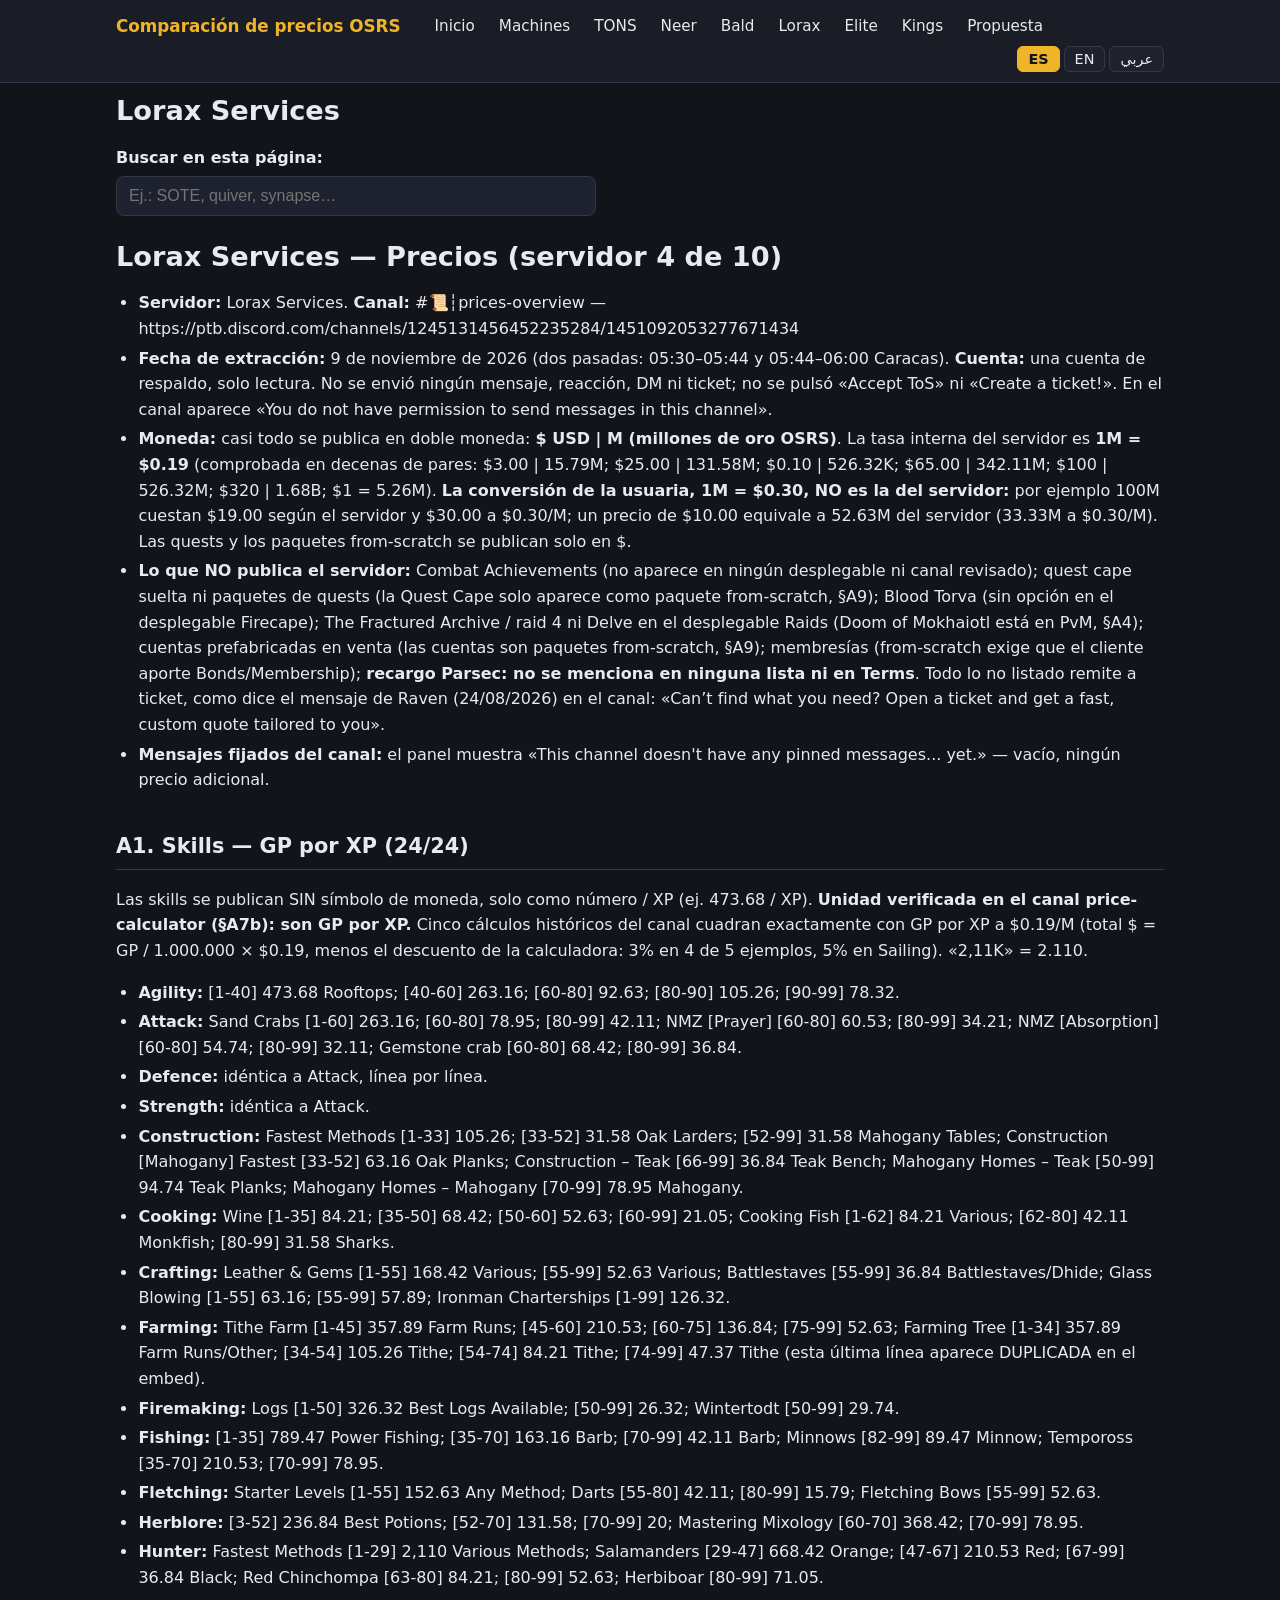
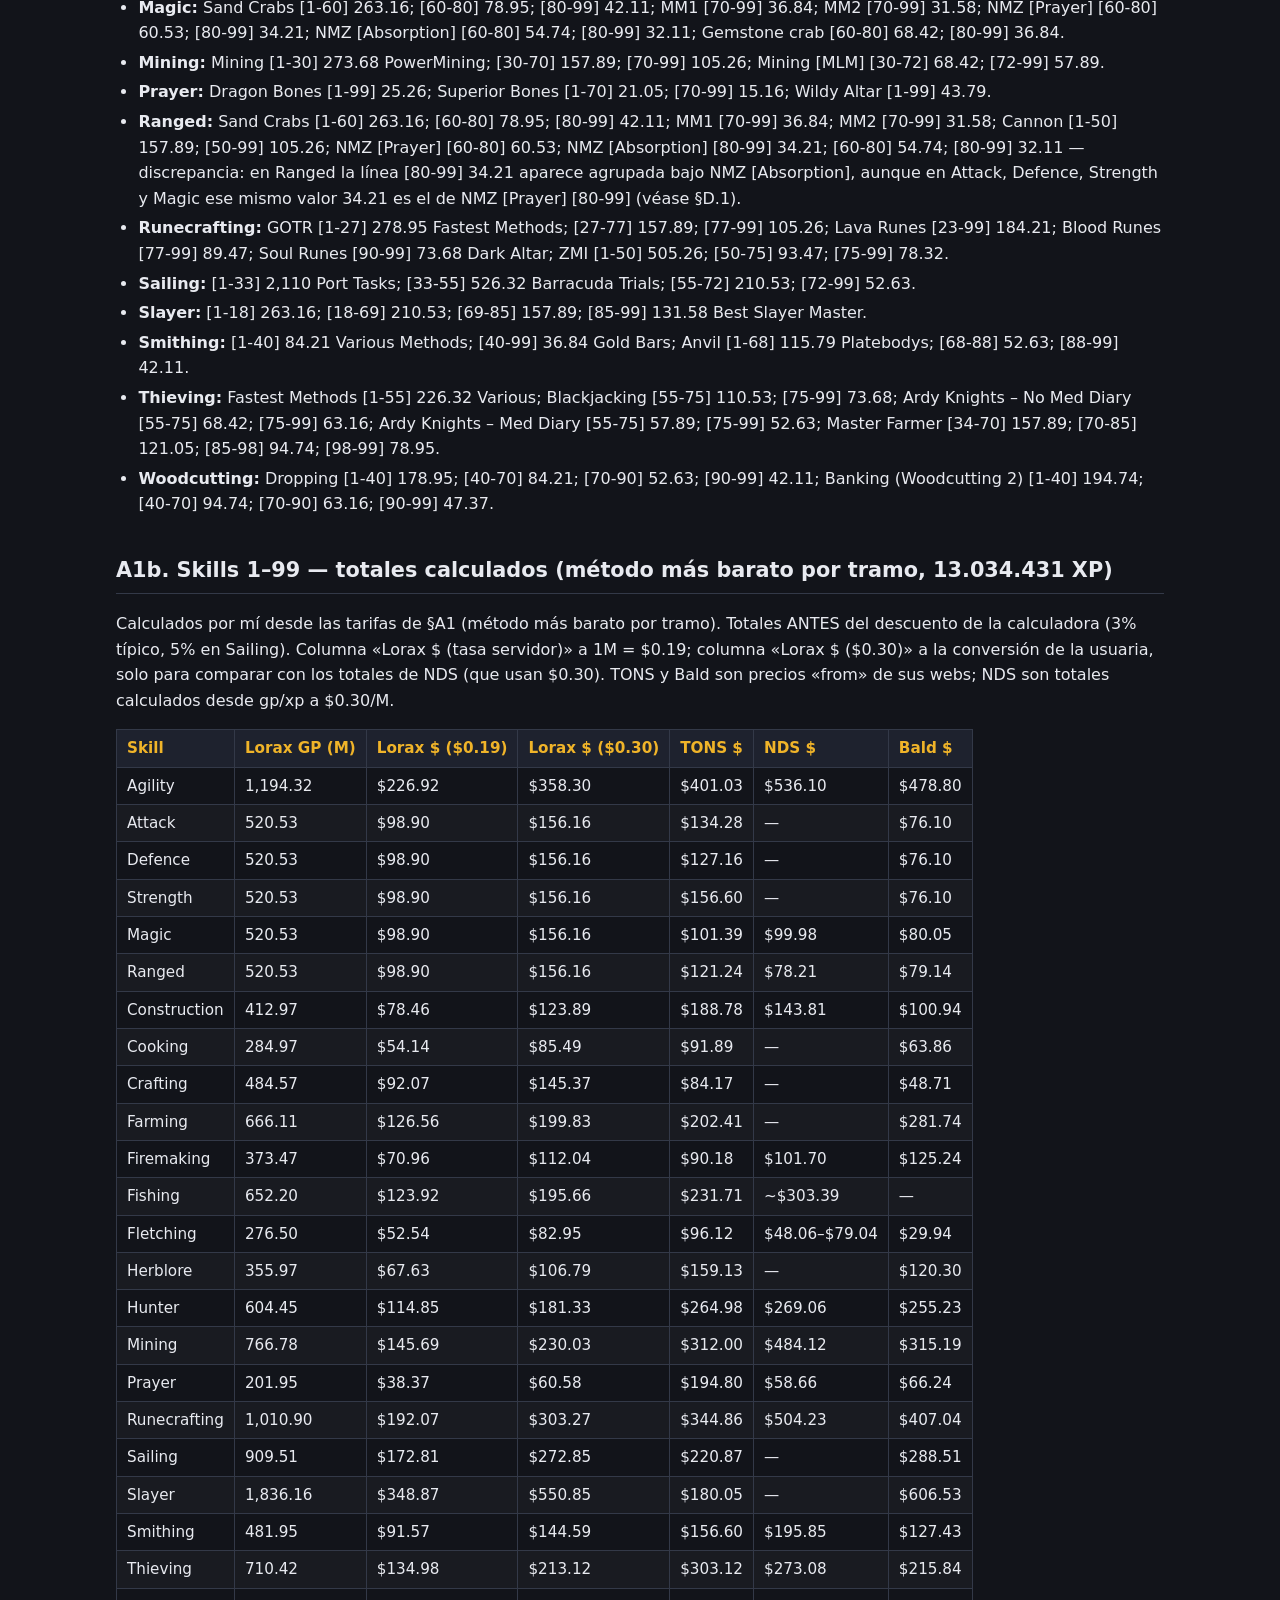
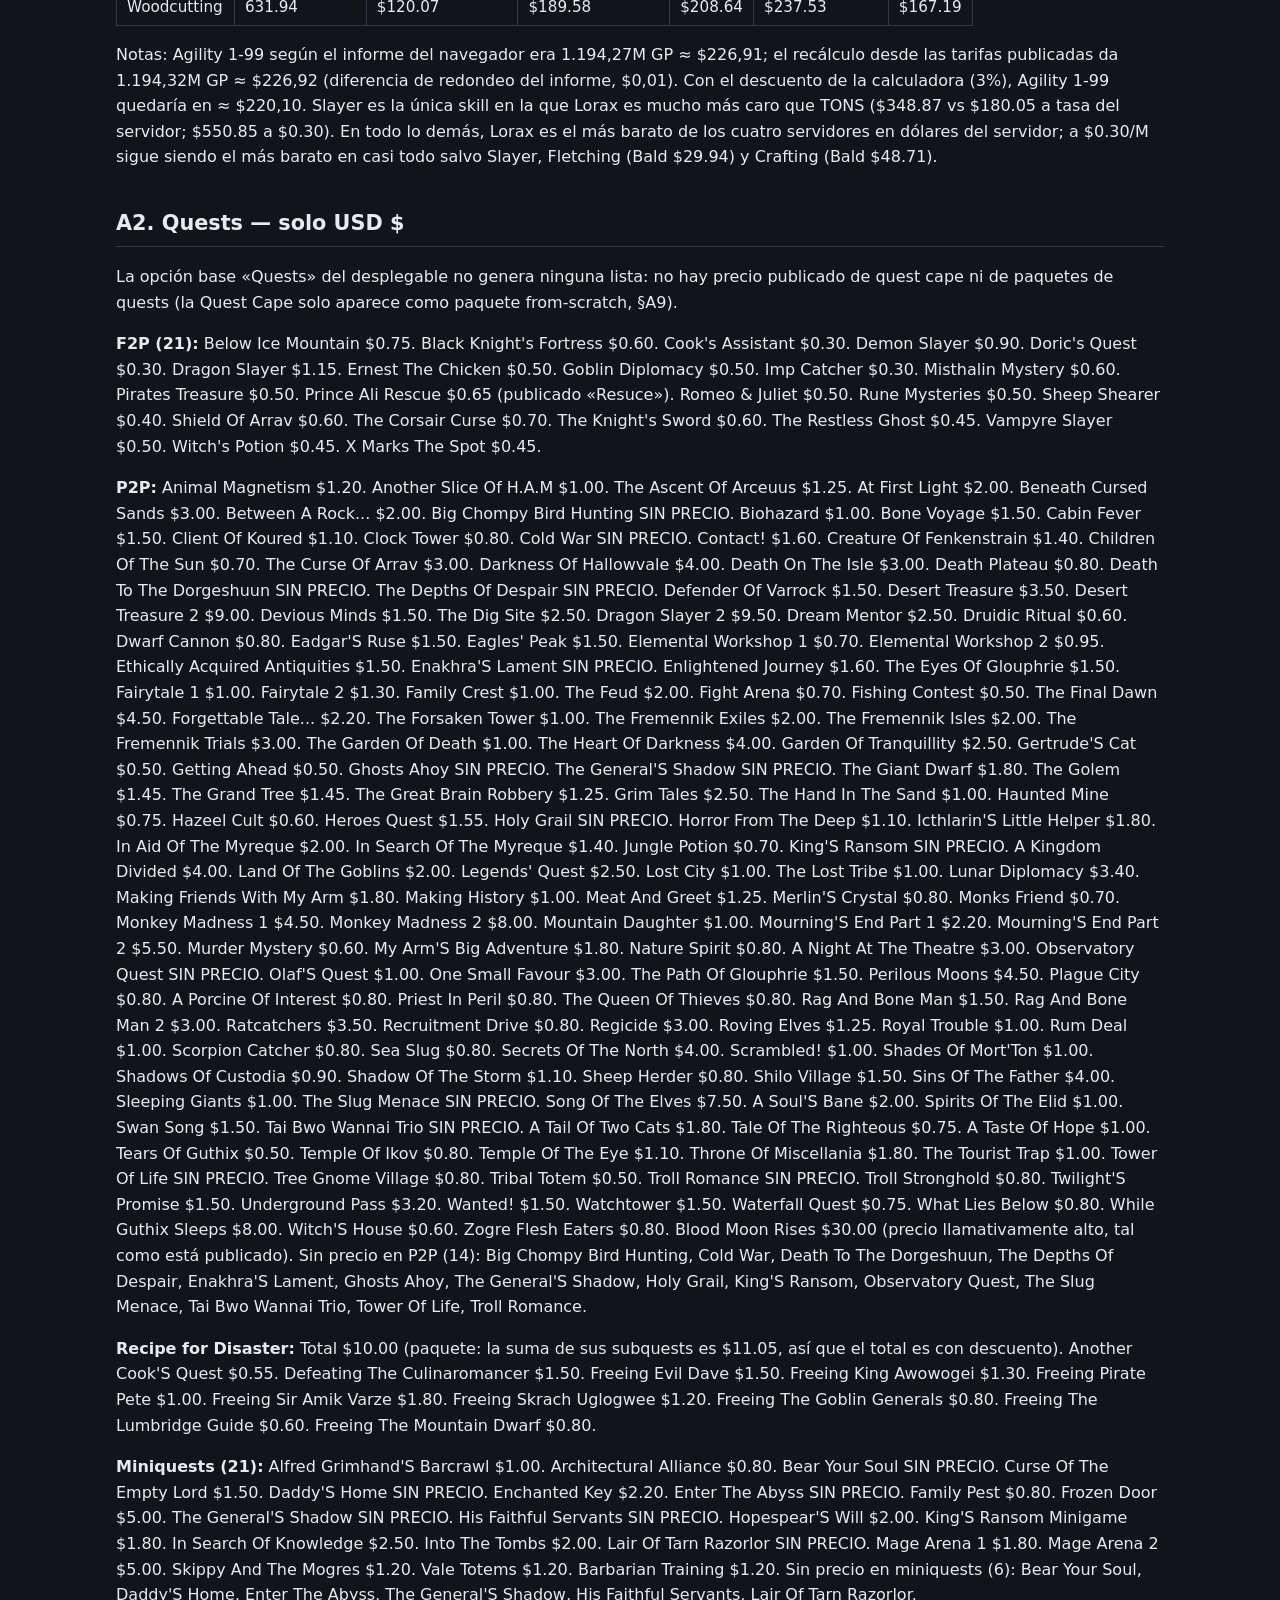
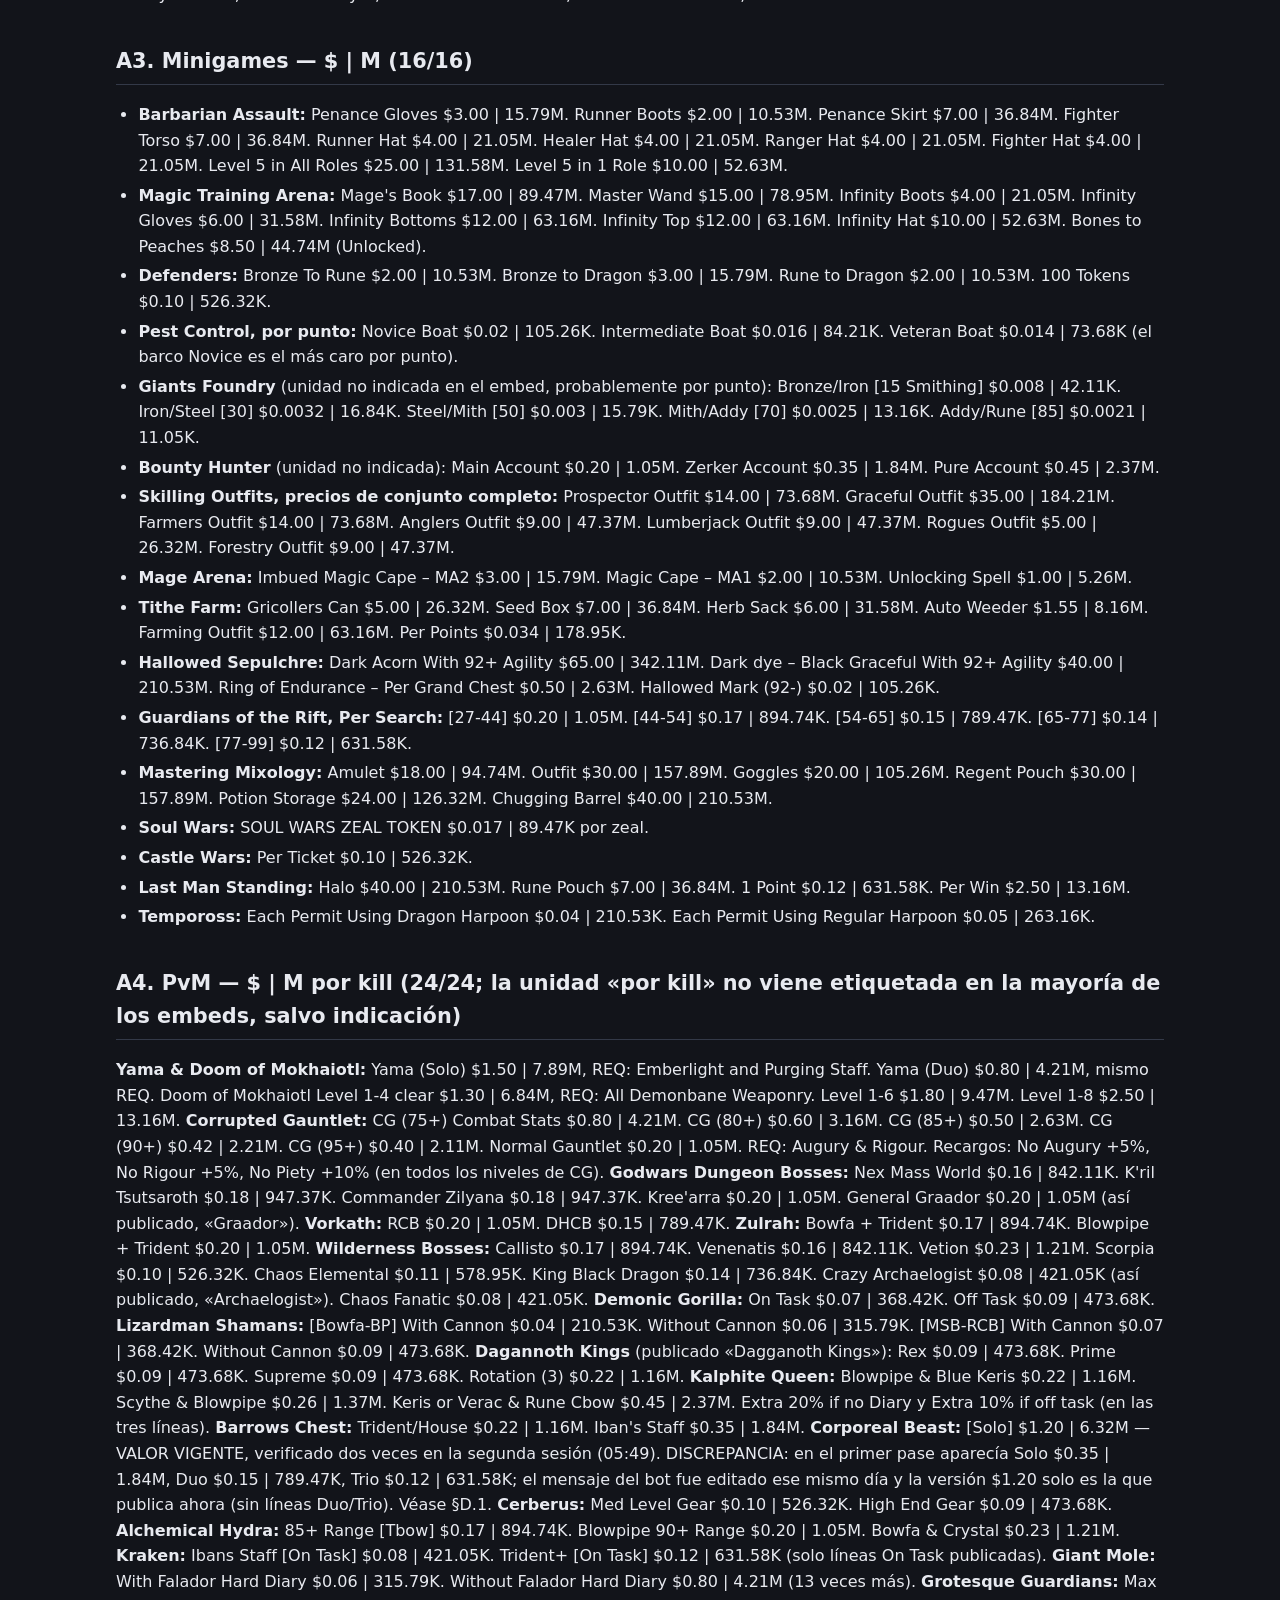
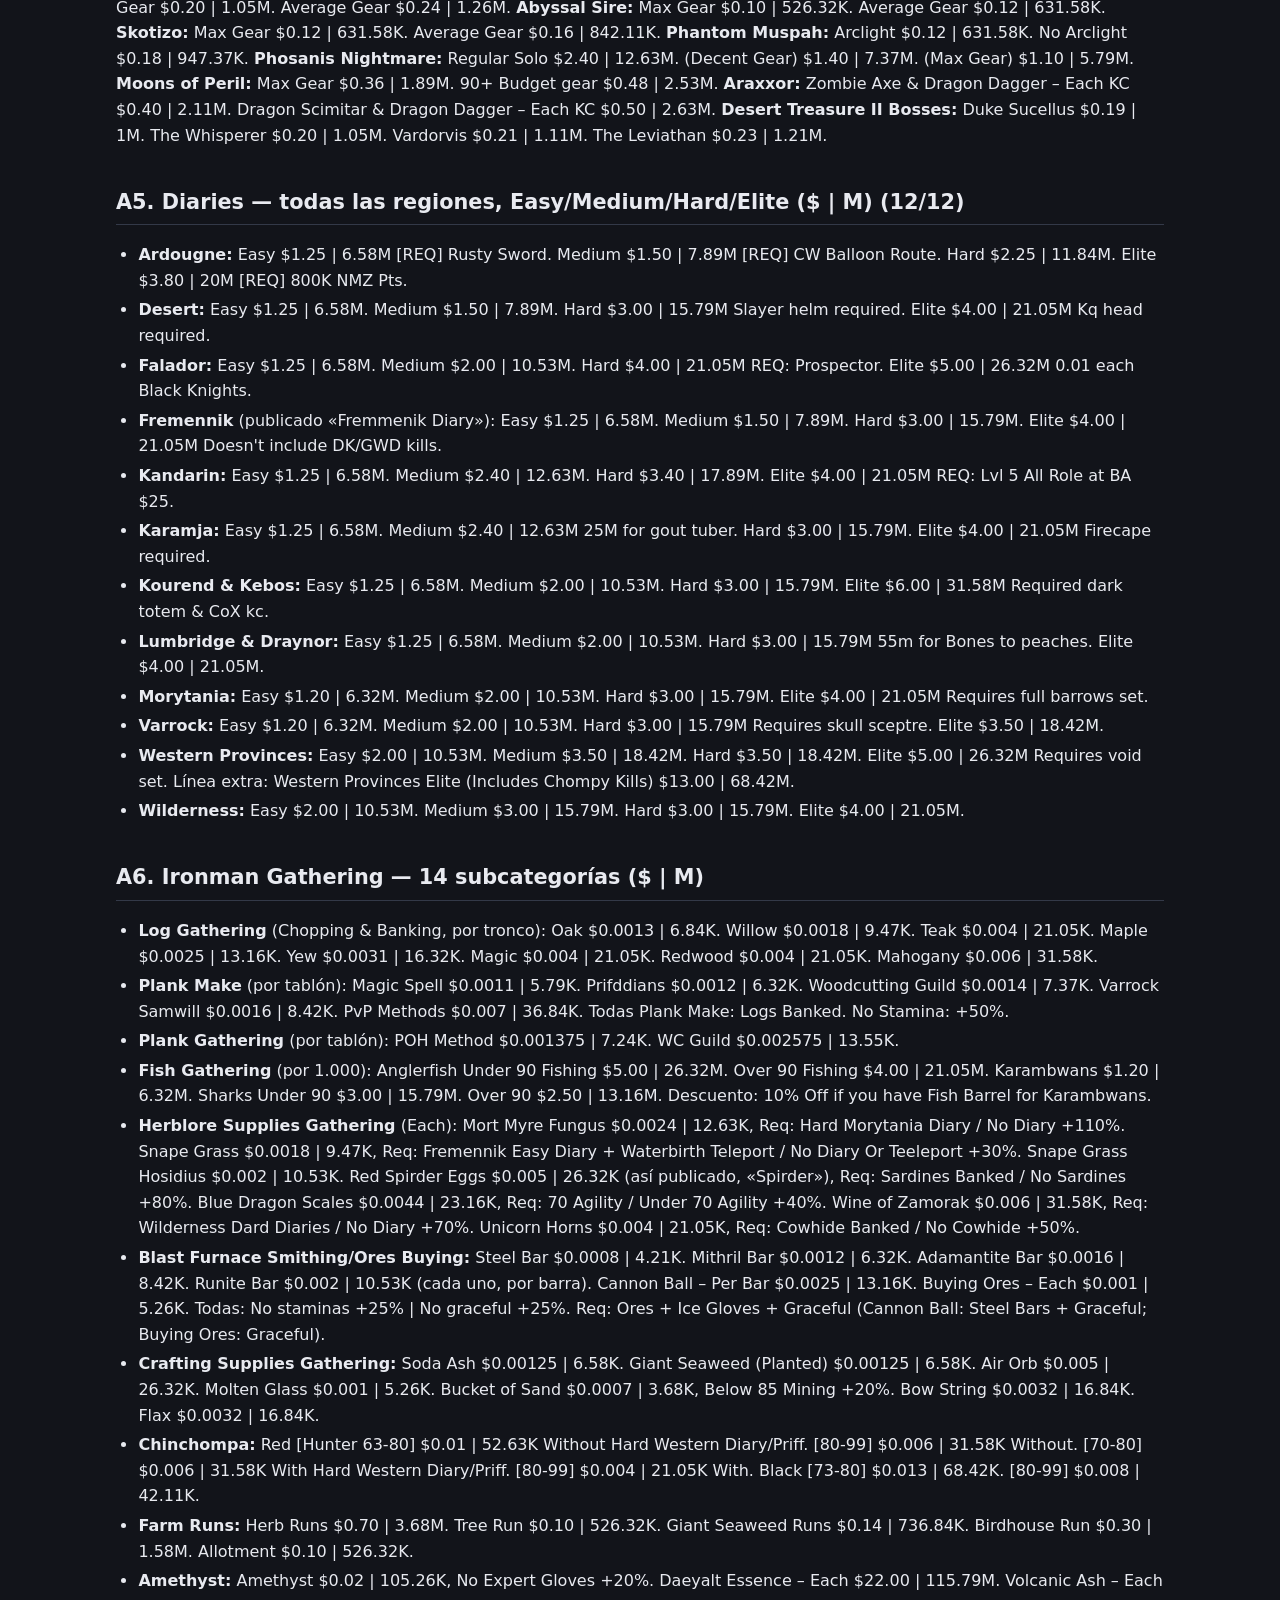
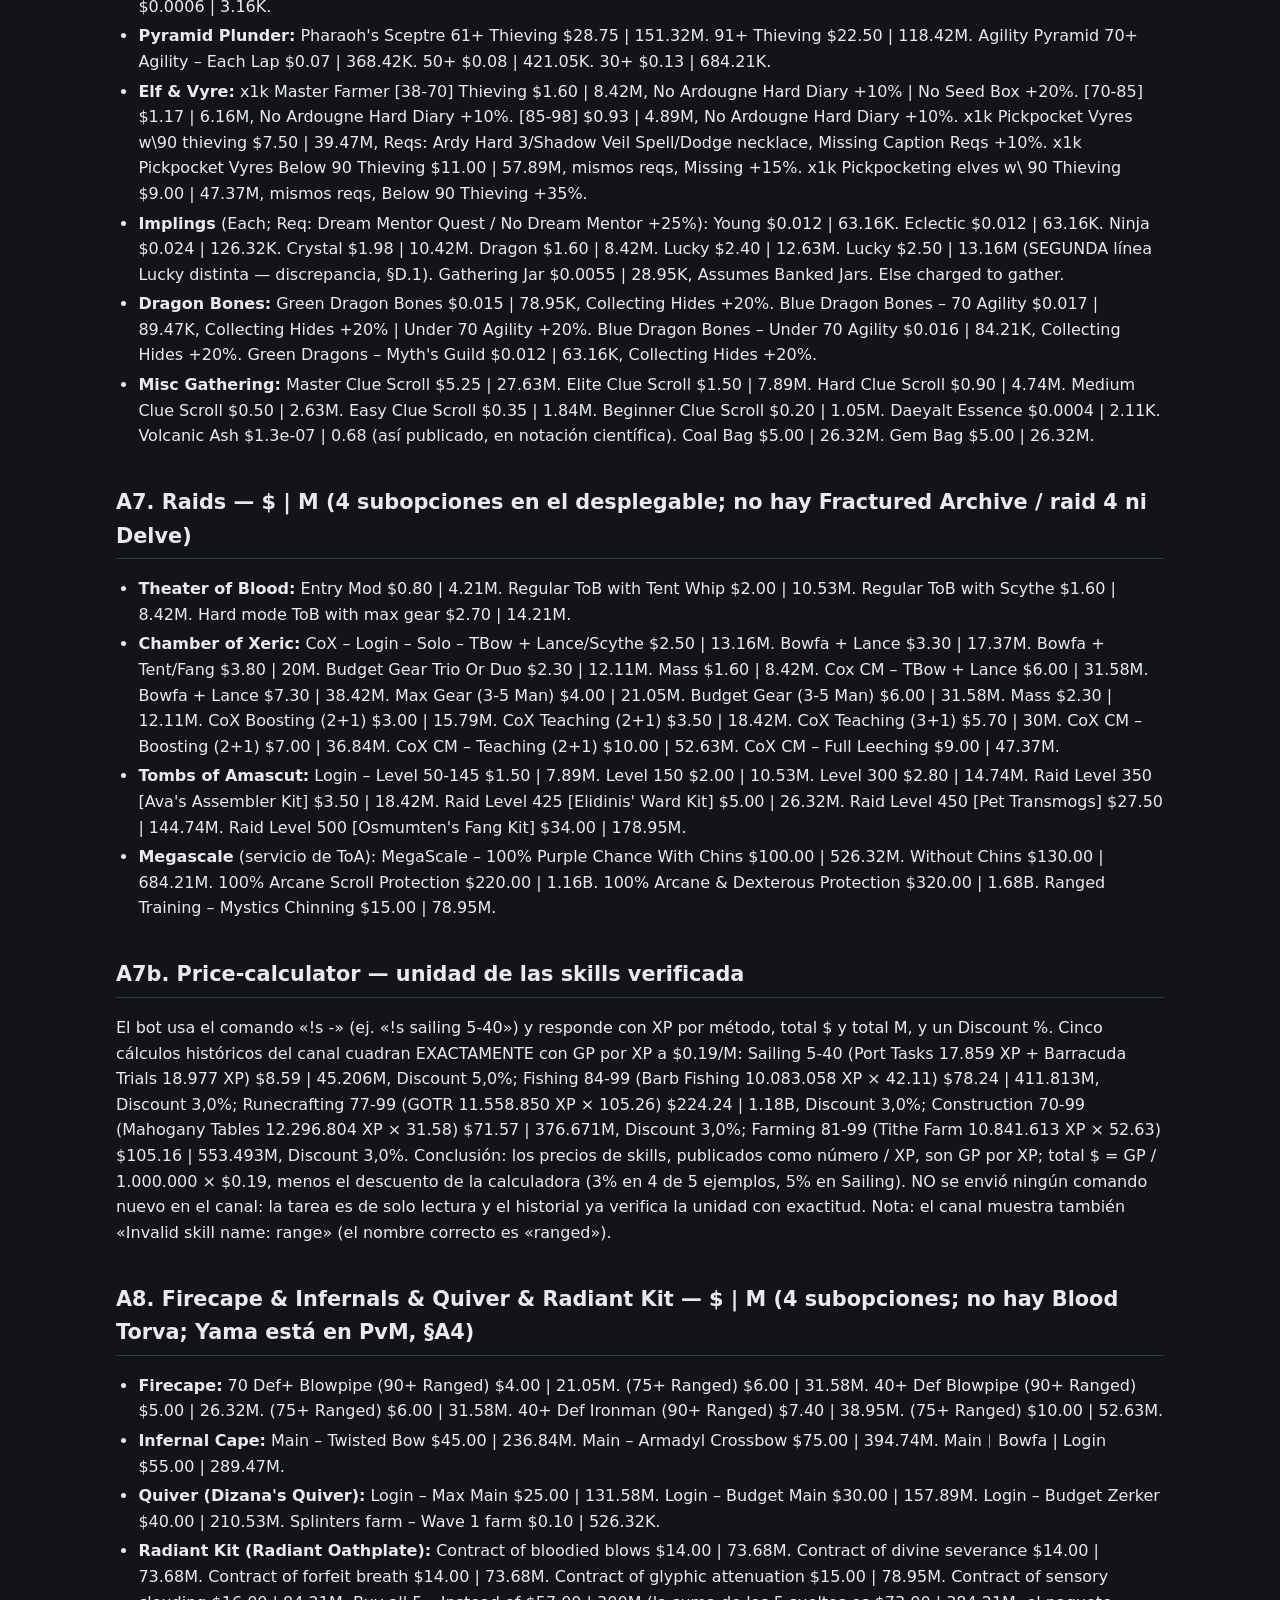
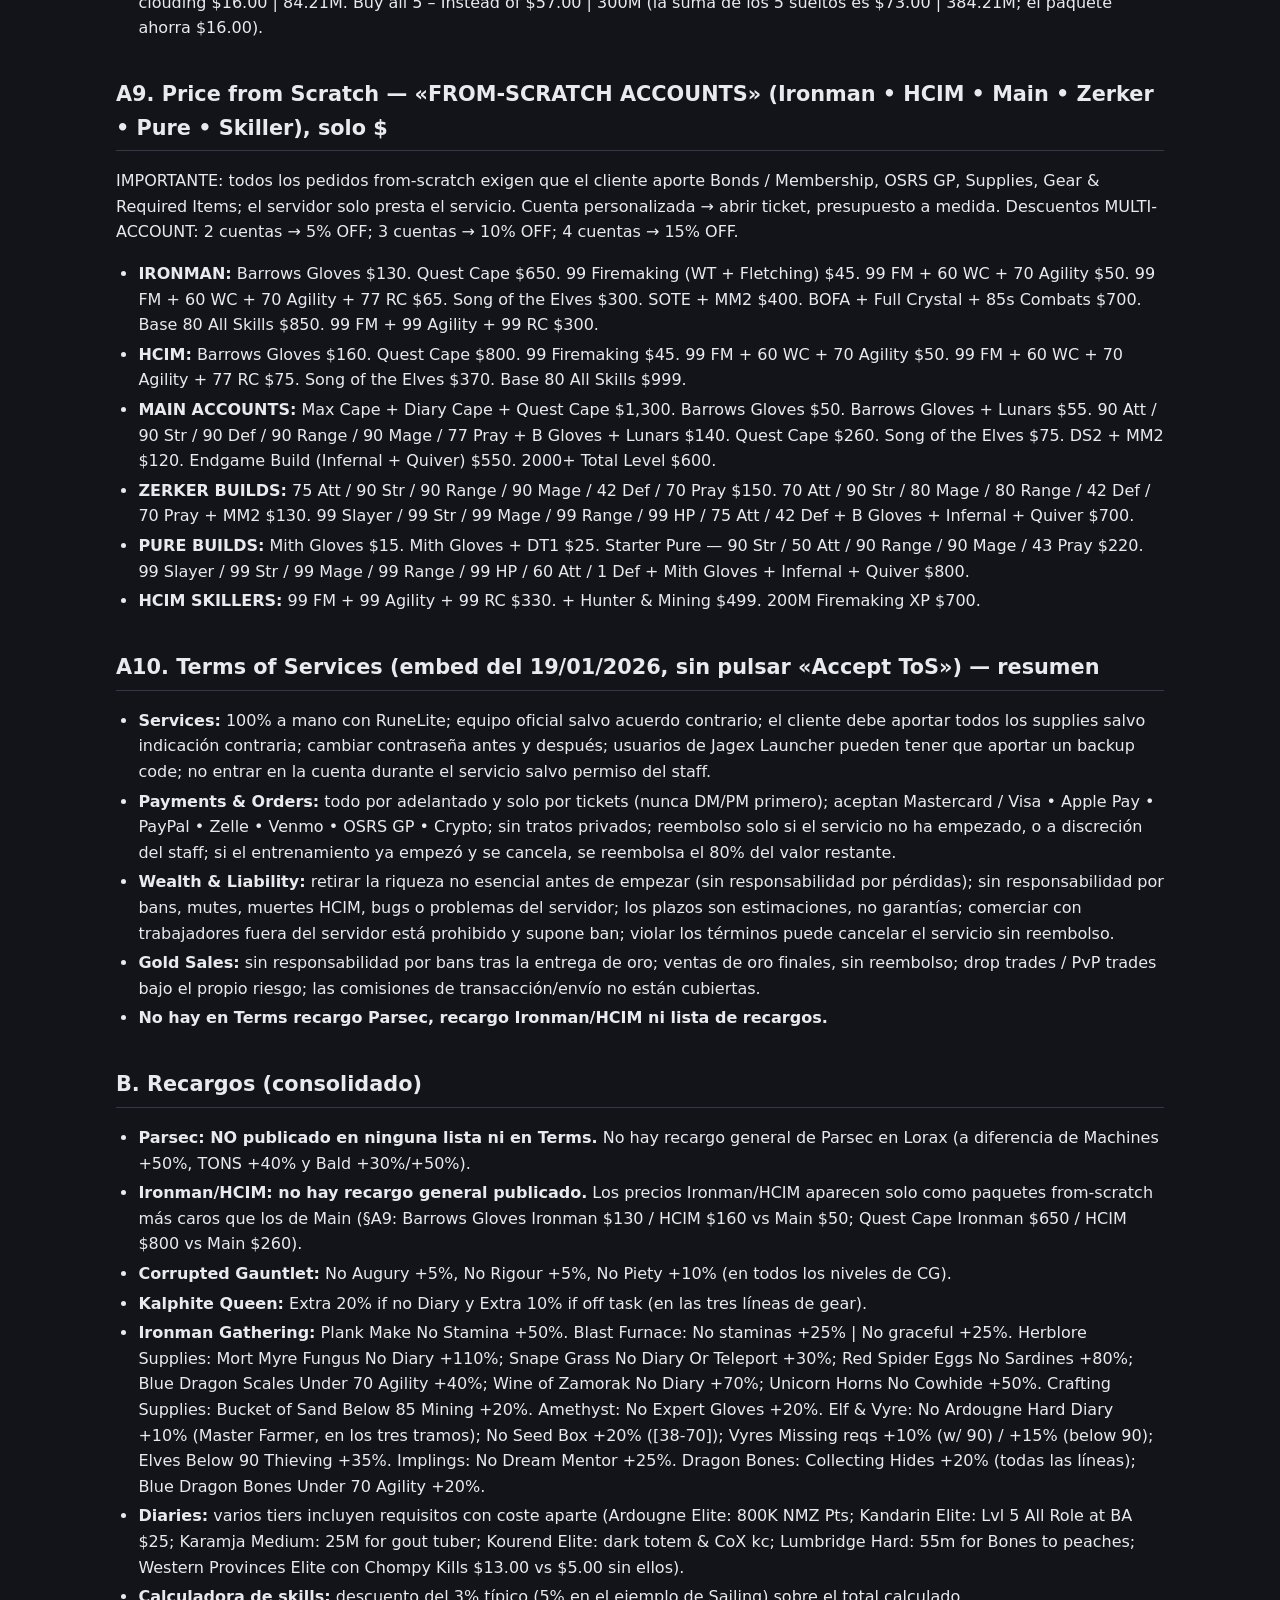
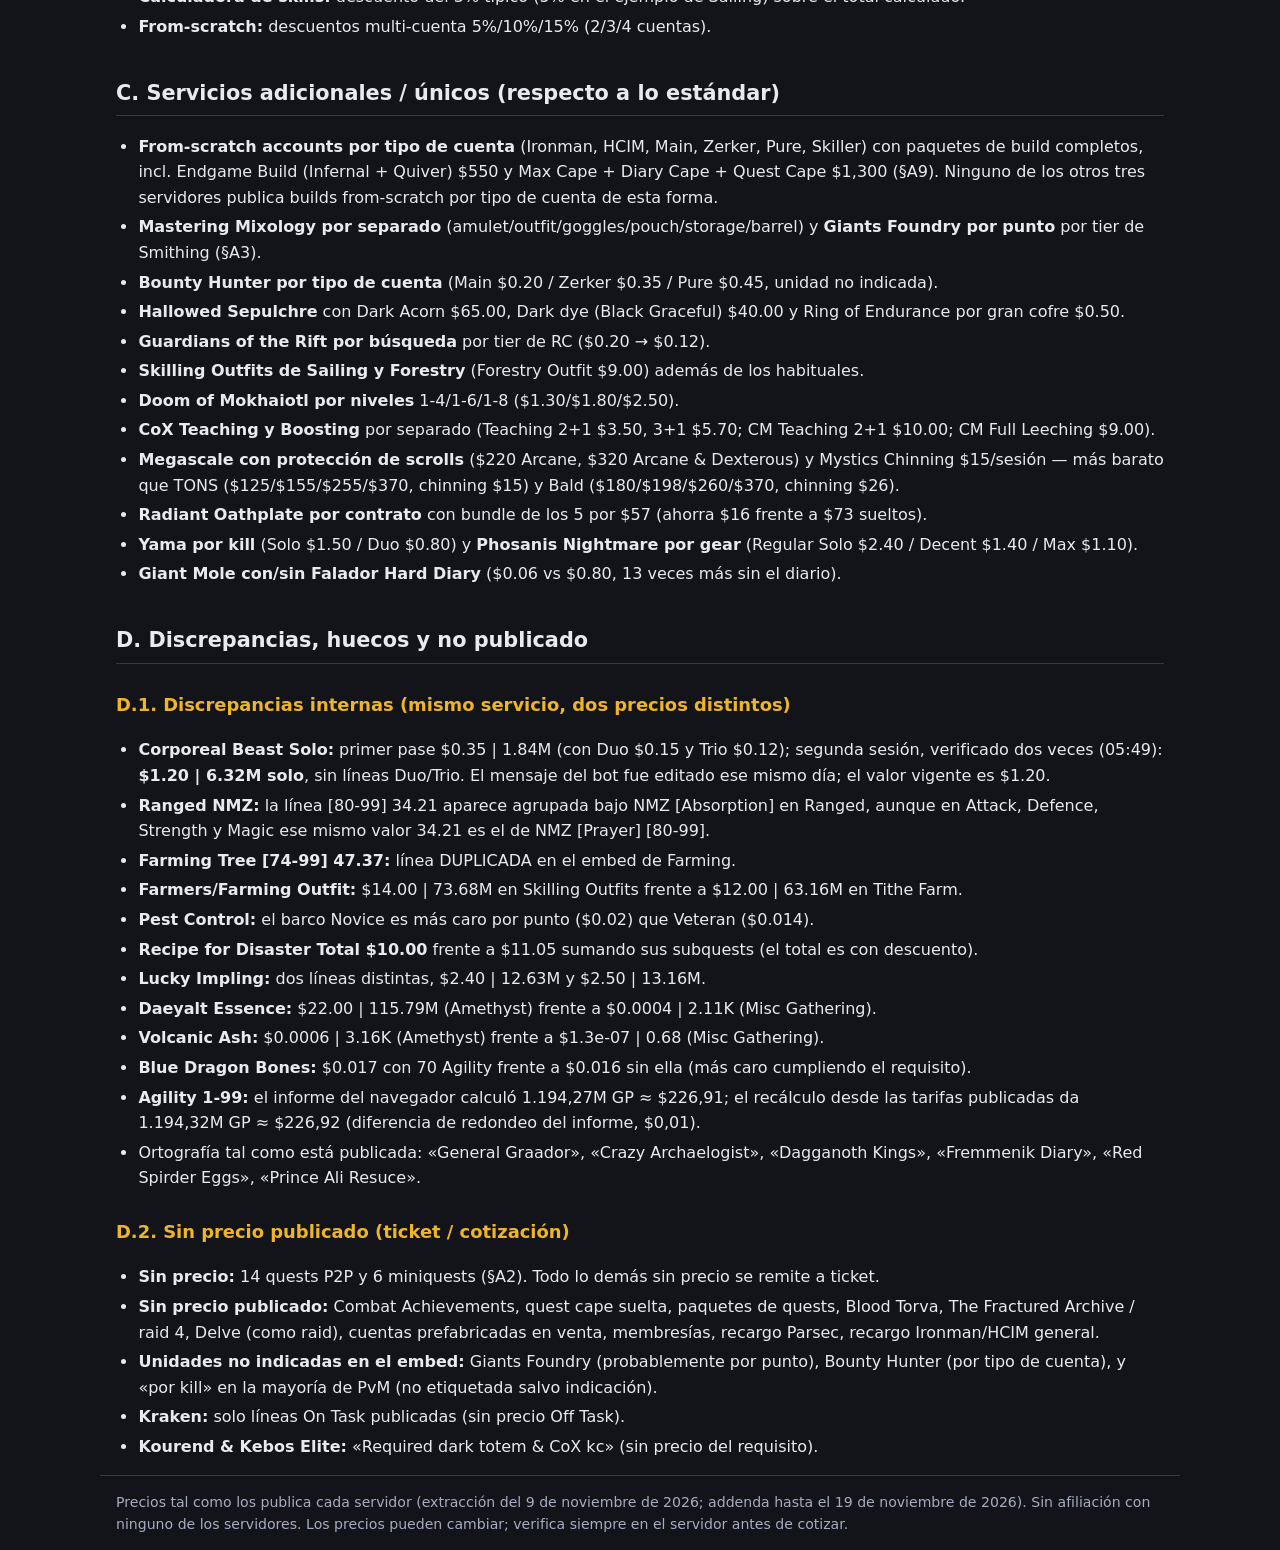
<file: lorax.html>
<!DOCTYPE html>
<html lang="es">
<head>
<meta charset="utf-8">
<meta name="viewport" content="width=device-width, initial-scale=1">
<title data-i18n="title_lorax">Lorax Services — Precios</title>
<link rel="stylesheet" href="style.css">
</head>
<body>
<header class="top">
  <div class="wrap">
    <a class="brand" href="index.html" data-i18n="brand">Comparación de precios OSRS</a>
    <nav><a href="index.html" data-i18n="nav_inicio">Inicio</a><a href="machines.html">Machines</a><a href="tons.html">TONS</a><a href="neer.html">Neer</a><a href="bald.html">Bald</a><a href="lorax.html">Lorax</a><a href="elite.html">Elite</a><a href="kings.html">Kings</a><a href="propuesta.html" data-i18n="nav_propuesta">Propuesta</a></nav>
    
<div class="lang-switch" role="group" aria-label="Idioma / Language / اللغة">
  <button type="button" data-lang="es" class="active" aria-pressed="true">ES</button>
  <button type="button" data-lang="en" aria-pressed="false">EN</button>
  <button type="button" data-lang="ar" aria-pressed="false">عربي</button>
</div>

  </div>
</header>
<main class="wrap">
  <h1>Lorax Services</h1>
  
<div class="buscador">
  <label for="buscar" data-i18n="search_label">Buscar en esta página:</label>
  <input type="search" id="buscar" placeholder="Ej.: SOTE, quiver, synapse…" autocomplete="off" data-i18n-placeholder="search_placeholder">
  <p id="sin-resultados" class="sin-resultados" style="display:none" data-i18n="search_noresults">Sin resultados para esa búsqueda.</p>
</div>

  
  <h1 id="lorax-services-precios-servidor-4-de-10" data-i18n-html="b_0747">Lorax Services — Precios (servidor 4 de 10)</h1>
<ul>
<li data-i18n-html="b_0409"><strong>Servidor:</strong> Lorax Services. <strong>Canal:</strong> #📜┆prices-overview — https://ptb.discord.com/channels/1245131456452235284/1451092053277671434</li>
<li data-i18n-html="b_0180"><strong>Fecha de extracción:</strong> 9 de noviembre de 2026 (dos pasadas: 05:30–05:44 y 05:44–06:00 Caracas). <strong>Cuenta:</strong> una cuenta de respaldo, solo lectura. No se envió ningún mensaje, reacción, DM ni ticket; no se pulsó «Accept ToS» ni «Create a ticket!». En el canal aparece «You do not have permission to send messages in this channel».</li>
<li data-i18n-html="b_0323"><strong>Moneda:</strong> casi todo se publica en doble moneda: <strong>$ USD | M (millones de oro OSRS)</strong>. La tasa interna del servidor es <strong>1M = $0.19</strong> (comprobada en decenas de pares: $3.00 | 15.79M; $25.00 | 131.58M; $0.10 | 526.32K; $65.00 | 342.11M; $100 | 526.32M; $320 | 1.68B; $1 = 5.26M). <strong>La conversión de la usuaria, 1M = $0.30, NO es la del servidor:</strong> por ejemplo 100M cuestan $19.00 según el servidor y $30.00 a $0.30/M; un precio de $10.00 equivale a 52.63M del servidor (33.33M a $0.30/M). Las quests y los paquetes from-scratch se publican solo en $.</li>
<li data-i18n-html="b_0282"><strong>Lo que NO publica el servidor:</strong> Combat Achievements (no aparece en ningún desplegable ni canal revisado); quest cape suelta ni paquetes de quests (la Quest Cape solo aparece como paquete from-scratch, §A9); Blood Torva (sin opción en el desplegable Firecape); The Fractured Archive / raid 4 ni Delve en el desplegable Raids (Doom of Mokhaiotl está en PvM, §A4); cuentas prefabricadas en venta (las cuentas son paquetes from-scratch, §A9); membresías (from-scratch exige que el cliente aporte Bonds/Membership); <strong>recargo Parsec: no se menciona en ninguna lista ni en Terms</strong>. Todo lo no listado remite a ticket, como dice el mensaje de Raven (24/08/2026) en el canal: «Can’t find what you need? Open a ticket and get a fast, custom quote tailored to you».</li>
<li data-i18n-html="b_0304"><strong>Mensajes fijados del canal:</strong> el panel muestra «This channel doesn't have any pinned messages... yet.» — vacío, ningún precio adicional.</li>
</ul>
<h2 id="a1-skills-gp-por-xp-2424" data-i18n-html="b_0517">A1. Skills — GP por XP (24/24)</h2>
<p data-i18n-html="b_0737">Las skills se publican SIN símbolo de moneda, solo como número / XP (ej. 473.68 / XP). <strong>Unidad verificada en el canal price-calculator (§A7b): son GP por XP.</strong> Cinco cálculos históricos del canal cuadran exactamente con GP por XP a $0.19/M (total $ = GP / 1.000.000 × $0.19, menos el descuento de la calculadora: 3% en 4 de 5 ejemplos, 5% en Sailing). «2,11K» = 2.110.</p>
<ul>
<li><strong>Agility:</strong> [1-40] 473.68 Rooftops; [40-60] 263.16; [60-80] 92.63; [80-90] 105.26; [90-99] 78.32.</li>
<li><strong>Attack:</strong> Sand Crabs [1-60] 263.16; [60-80] 78.95; [80-99] 42.11; NMZ [Prayer] [60-80] 60.53; [80-99] 34.21; NMZ [Absorption] [60-80] 54.74; [80-99] 32.11; Gemstone crab [60-80] 68.42; [80-99] 36.84.</li>
<li data-i18n-html="b_0146"><strong>Defence:</strong> idéntica a Attack, línea por línea.</li>
<li data-i18n-html="b_0438"><strong>Strength:</strong> idéntica a Attack.</li>
<li><strong>Construction:</strong> Fastest Methods [1-33] 105.26; [33-52] 31.58 Oak Larders; [52-99] 31.58 Mahogany Tables; Construction [Mahogany] Fastest [33-52] 63.16 Oak Planks; Construction – Teak [66-99] 36.84 Teak Bench; Mahogany Homes – Teak [50-99] 94.74 Teak Planks; Mahogany Homes – Mahogany [70-99] 78.95 Mahogany.</li>
<li><strong>Cooking:</strong> Wine [1-35] 84.21; [35-50] 68.42; [50-60] 52.63; [60-99] 21.05; Cooking Fish [1-62] 84.21 Various; [62-80] 42.11 Monkfish; [80-99] 31.58 Sharks.</li>
<li><strong>Crafting:</strong> Leather &amp; Gems [1-55] 168.42 Various; [55-99] 52.63 Various; Battlestaves [55-99] 36.84 Battlestaves/Dhide; Glass Blowing [1-55] 63.16; [55-99] 57.89; Ironman Charterships [1-99] 126.32.</li>
<li data-i18n-html="b_0178"><strong>Farming:</strong> Tithe Farm [1-45] 357.89 Farm Runs; [45-60] 210.53; [60-75] 136.84; [75-99] 52.63; Farming Tree [1-34] 357.89 Farm Runs/Other; [34-54] 105.26 Tithe; [54-74] 84.21 Tithe; [74-99] 47.37 Tithe (esta última línea aparece DUPLICADA en el embed).</li>
<li><strong>Firemaking:</strong> Logs [1-50] 326.32 Best Logs Available; [50-99] 26.32; Wintertodt [50-99] 29.74.</li>
<li><strong>Fishing:</strong> [1-35] 789.47 Power Fishing; [35-70] 163.16 Barb; [70-99] 42.11 Barb; Minnows [82-99] 89.47 Minnow; Tempoross [35-70] 210.53; [70-99] 78.95.</li>
<li><strong>Fletching:</strong> Starter Levels [1-55] 152.63 Any Method; Darts [55-80] 42.11; [80-99] 15.79; Fletching Bows [55-99] 52.63.</li>
<li><strong>Herblore:</strong> [3-52] 236.84 Best Potions; [52-70] 131.58; [70-99] 20; Mastering Mixology [60-70] 368.42; [70-99] 78.95.</li>
<li><strong>Hunter:</strong> Fastest Methods [1-29] 2,110 Various Methods; Salamanders [29-47] 668.42 Orange; [47-67] 210.53 Red; [67-99] 36.84 Black; Red Chinchompa [63-80] 84.21; [80-99] 52.63; Herbiboar [80-99] 71.05.</li>
<li><strong>Magic:</strong> Sand Crabs [1-60] 263.16; [60-80] 78.95; [80-99] 42.11; MM1 [70-99] 36.84; MM2 [70-99] 31.58; NMZ [Prayer] [60-80] 60.53; [80-99] 34.21; NMZ [Absorption] [60-80] 54.74; [80-99] 32.11; Gemstone crab [60-80] 68.42; [80-99] 36.84.</li>
<li><strong>Mining:</strong> Mining [1-30] 273.68 PowerMining; [30-70] 157.89; [70-99] 105.26; Mining [MLM] [30-72] 68.42; [72-99] 57.89.</li>
<li><strong>Prayer:</strong> Dragon Bones [1-99] 25.26; Superior Bones [1-70] 21.05; [70-99] 15.16; Wildy Altar [1-99] 43.79.</li>
<li data-i18n-html="b_0386"><strong>Ranged:</strong> Sand Crabs [1-60] 263.16; [60-80] 78.95; [80-99] 42.11; MM1 [70-99] 36.84; MM2 [70-99] 31.58; Cannon [1-50] 157.89; [50-99] 105.26; NMZ [Prayer] [60-80] 60.53; NMZ [Absorption] [80-99] 34.21; [60-80] 54.74; [80-99] 32.11 — discrepancia: en Ranged la línea [80-99] 34.21 aparece agrupada bajo NMZ [Absorption], aunque en Attack, Defence, Strength y Magic ese mismo valor 34.21 es el de NMZ [Prayer] [80-99] (véase §D.1).</li>
<li><strong>Runecrafting:</strong> GOTR [1-27] 278.95 Fastest Methods; [27-77] 157.89; [77-99] 105.26; Lava Runes [23-99] 184.21; Blood Runes [77-99] 89.47; Soul Runes [90-99] 73.68 Dark Altar; ZMI [1-50] 505.26; [50-75] 93.47; [75-99] 78.32.</li>
<li><strong>Sailing:</strong> [1-33] 2,110 Port Tasks; [33-55] 526.32 Barracuda Trials; [55-72] 210.53; [72-99] 52.63.</li>
<li><strong>Slayer:</strong> [1-18] 263.16; [18-69] 210.53; [69-85] 157.89; [85-99] 131.58 Best Slayer Master.</li>
<li><strong>Smithing:</strong> [1-40] 84.21 Various Methods; [40-99] 36.84 Gold Bars; Anvil [1-68] 115.79 Platebodys; [68-88] 52.63; [88-99] 42.11.</li>
<li><strong>Thieving:</strong> Fastest Methods [1-55] 226.32 Various; Blackjacking [55-75] 110.53; [75-99] 73.68; Ardy Knights – No Med Diary [55-75] 68.42; [75-99] 63.16; Ardy Knights – Med Diary [55-75] 57.89; [75-99] 52.63; Master Farmer [34-70] 157.89; [70-85] 121.05; [85-98] 94.74; [98-99] 78.95.</li>
<li><strong>Woodcutting:</strong> Dropping [1-40] 178.95; [40-70] 84.21; [70-90] 52.63; [90-99] 42.11; Banking (Woodcutting 2) [1-40] 194.74; [40-70] 94.74; [70-90] 63.16; [90-99] 47.37.</li>
</ul>
<h2 id="a1b-skills-199-totales-calculados-metodo-mas-barato-por-tramo-13034431-xp" data-i18n-html="b_0547">A1b. Skills 1–99 — totales calculados (método más barato por tramo, 13.034.431 XP)</h2>
<p data-i18n-html="b_0629">Calculados por mí desde las tarifas de §A1 (método más barato por tramo). Totales ANTES del descuento de la calculadora (3% típico, 5% en Sailing). Columna «Lorax $ (tasa servidor)» a 1M = $0.19; columna «Lorax $ ($0.30)» a la conversión de la usuaria, solo para comparar con los totales de NDS (que usan $0.30). TONS y Bald son precios «from» de sus webs; NDS son totales calculados desde gp/xp a $0.30/M.</p>
<table>
<thead>
<tr>
<th>Skill</th>
<th>Lorax GP (M)</th>
<th>Lorax $ ($0.19)</th>
<th>Lorax $ ($0.30)</th>
<th>TONS $</th>
<th>NDS $</th>
<th>Bald $</th>
</tr>
</thead>
<tbody>
<tr>
<td>Agility</td>
<td>1,194.32</td>
<td>$226.92</td>
<td>$358.30</td>
<td>$401.03</td>
<td>$536.10</td>
<td>$478.80</td>
</tr>
<tr>
<td>Attack</td>
<td>520.53</td>
<td>$98.90</td>
<td>$156.16</td>
<td>$134.28</td>
<td>—</td>
<td>$76.10</td>
</tr>
<tr>
<td>Defence</td>
<td>520.53</td>
<td>$98.90</td>
<td>$156.16</td>
<td>$127.16</td>
<td>—</td>
<td>$76.10</td>
</tr>
<tr>
<td>Strength</td>
<td>520.53</td>
<td>$98.90</td>
<td>$156.16</td>
<td>$156.60</td>
<td>—</td>
<td>$76.10</td>
</tr>
<tr>
<td>Magic</td>
<td>520.53</td>
<td>$98.90</td>
<td>$156.16</td>
<td>$101.39</td>
<td>$99.98</td>
<td>$80.05</td>
</tr>
<tr>
<td>Ranged</td>
<td>520.53</td>
<td>$98.90</td>
<td>$156.16</td>
<td>$121.24</td>
<td>$78.21</td>
<td>$79.14</td>
</tr>
<tr>
<td>Construction</td>
<td>412.97</td>
<td>$78.46</td>
<td>$123.89</td>
<td>$188.78</td>
<td>$143.81</td>
<td>$100.94</td>
</tr>
<tr>
<td>Cooking</td>
<td>284.97</td>
<td>$54.14</td>
<td>$85.49</td>
<td>$91.89</td>
<td>—</td>
<td>$63.86</td>
</tr>
<tr>
<td>Crafting</td>
<td>484.57</td>
<td>$92.07</td>
<td>$145.37</td>
<td>$84.17</td>
<td>—</td>
<td>$48.71</td>
</tr>
<tr>
<td>Farming</td>
<td>666.11</td>
<td>$126.56</td>
<td>$199.83</td>
<td>$202.41</td>
<td>—</td>
<td>$281.74</td>
</tr>
<tr>
<td>Firemaking</td>
<td>373.47</td>
<td>$70.96</td>
<td>$112.04</td>
<td>$90.18</td>
<td>$101.70</td>
<td>$125.24</td>
</tr>
<tr>
<td>Fishing</td>
<td>652.20</td>
<td>$123.92</td>
<td>$195.66</td>
<td>$231.71</td>
<td>~$303.39</td>
<td>—</td>
</tr>
<tr>
<td>Fletching</td>
<td>276.50</td>
<td>$52.54</td>
<td>$82.95</td>
<td>$96.12</td>
<td>$48.06–$79.04</td>
<td>$29.94</td>
</tr>
<tr>
<td>Herblore</td>
<td>355.97</td>
<td>$67.63</td>
<td>$106.79</td>
<td>$159.13</td>
<td>—</td>
<td>$120.30</td>
</tr>
<tr>
<td>Hunter</td>
<td>604.45</td>
<td>$114.85</td>
<td>$181.33</td>
<td>$264.98</td>
<td>$269.06</td>
<td>$255.23</td>
</tr>
<tr>
<td>Mining</td>
<td>766.78</td>
<td>$145.69</td>
<td>$230.03</td>
<td>$312.00</td>
<td>$484.12</td>
<td>$315.19</td>
</tr>
<tr>
<td>Prayer</td>
<td>201.95</td>
<td>$38.37</td>
<td>$60.58</td>
<td>$194.80</td>
<td>$58.66</td>
<td>$66.24</td>
</tr>
<tr>
<td>Runecrafting</td>
<td>1,010.90</td>
<td>$192.07</td>
<td>$303.27</td>
<td>$344.86</td>
<td>$504.23</td>
<td>$407.04</td>
</tr>
<tr>
<td>Sailing</td>
<td>909.51</td>
<td>$172.81</td>
<td>$272.85</td>
<td>$220.87</td>
<td>—</td>
<td>$288.51</td>
</tr>
<tr>
<td>Slayer</td>
<td>1,836.16</td>
<td>$348.87</td>
<td>$550.85</td>
<td>$180.05</td>
<td>—</td>
<td>$606.53</td>
</tr>
<tr>
<td>Smithing</td>
<td>481.95</td>
<td>$91.57</td>
<td>$144.59</td>
<td>$156.60</td>
<td>$195.85</td>
<td>$127.43</td>
</tr>
<tr>
<td>Thieving</td>
<td>710.42</td>
<td>$134.98</td>
<td>$213.12</td>
<td>$303.12</td>
<td>$273.08</td>
<td>$215.84</td>
</tr>
<tr>
<td>Woodcutting</td>
<td>631.94</td>
<td>$120.07</td>
<td>$189.58</td>
<td>$208.64</td>
<td>$237.53</td>
<td>$167.19</td>
</tr>
</tbody>
</table>
<p data-i18n-html="b_0809">Notas: Agility 1-99 según el informe del navegador era 1.194,27M GP ≈ $226,91; el recálculo desde las tarifas publicadas da 1.194,32M GP ≈ $226,92 (diferencia de redondeo del informe, $0,01). Con el descuento de la calculadora (3%), Agility 1-99 quedaría en ≈ $220,10. Slayer es la única skill en la que Lorax es mucho más caro que TONS ($348.87 vs $180.05 a tasa del servidor; $550.85 a $0.30). En todo lo demás, Lorax es el más barato de los cuatro servidores en dólares del servidor; a $0.30/M sigue siendo el más barato en casi todo salvo Slayer, Fletching (Bald $29.94) y Crafting (Bald $48.71).</p>
<h2 id="a2-quests-solo-usd" data-i18n-html="b_0550">A2. Quests — solo USD $</h2>
<p data-i18n-html="b_0733">La opción base «Quests» del desplegable no genera ninguna lista: no hay precio publicado de quest cape ni de paquetes de quests (la Quest Cape solo aparece como paquete from-scratch, §A9).</p>
<p data-i18n-html="b_0172"><strong>F2P (21):</strong> Below Ice Mountain $0.75. Black Knight's Fortress $0.60. Cook's Assistant $0.30. Demon Slayer $0.90. Doric's Quest $0.30. Dragon Slayer $1.15. Ernest The Chicken $0.50. Goblin Diplomacy $0.50. Imp Catcher $0.30. Misthalin Mystery $0.60. Pirates Treasure $0.50. Prince Ali Rescue $0.65 (publicado «Resuce»). Romeo &amp; Juliet $0.50. Rune Mysteries $0.50. Sheep Shearer $0.40. Shield Of Arrav $0.60. The Corsair Curse $0.70. The Knight's Sword $0.60. The Restless Ghost $0.45. Vampyre Slayer $0.50. Witch's Potion $0.45. X Marks The Spot $0.45.</p>
<p data-i18n-html="b_0343"><strong>P2P:</strong> Animal Magnetism $1.20. Another Slice Of H.A.M $1.00. The Ascent Of Arceuus $1.25. At First Light $2.00. Beneath Cursed Sands $3.00. Between A Rock... $2.00. Big Chompy Bird Hunting SIN PRECIO. Biohazard $1.00. Bone Voyage $1.50. Cabin Fever $1.50. Client Of Koured $1.10. Clock Tower $0.80. Cold War SIN PRECIO. Contact! $1.60. Creature Of Fenkenstrain $1.40. Children Of The Sun $0.70. The Curse Of Arrav $3.00. Darkness Of Hallowvale $4.00. Death On The Isle $3.00. Death Plateau $0.80. Death To The Dorgeshuun SIN PRECIO. The Depths Of Despair SIN PRECIO. Defender Of Varrock $1.50. Desert Treasure $3.50. Desert Treasure 2 $9.00. Devious Minds $1.50. The Dig Site $2.50. Dragon Slayer 2 $9.50. Dream Mentor $2.50. Druidic Ritual $0.60. Dwarf Cannon $0.80. Eadgar'S Ruse $1.50. Eagles' Peak $1.50. Elemental Workshop 1 $0.70. Elemental Workshop 2 $0.95. Ethically Acquired Antiquities $1.50. Enakhra'S Lament SIN PRECIO. Enlightened Journey $1.60. The Eyes Of Glouphrie $1.50. Fairytale 1 $1.00. Fairytale 2 $1.30. Family Crest $1.00. The Feud $2.00. Fight Arena $0.70. Fishing Contest $0.50. The Final Dawn $4.50. Forgettable Tale... $2.20. The Forsaken Tower $1.00. The Fremennik Exiles $2.00. The Fremennik Isles $2.00. The Fremennik Trials $3.00. The Garden Of Death $1.00. The Heart Of Darkness $4.00. Garden Of Tranquillity $2.50. Gertrude'S Cat $0.50. Getting Ahead $0.50. Ghosts Ahoy SIN PRECIO. The General'S Shadow SIN PRECIO. The Giant Dwarf $1.80. The Golem $1.45. The Grand Tree $1.45. The Great Brain Robbery $1.25. Grim Tales $2.50. The Hand In The Sand $1.00. Haunted Mine $0.75. Hazeel Cult $0.60. Heroes Quest $1.55. Holy Grail SIN PRECIO. Horror From The Deep $1.10. Icthlarin'S Little Helper $1.80. In Aid Of The Myreque $2.00. In Search Of The Myreque $1.40. Jungle Potion $0.70. King'S Ransom SIN PRECIO. A Kingdom Divided $4.00. Land Of The Goblins $2.00. Legends' Quest $2.50. Lost City $1.00. The Lost Tribe $1.00. Lunar Diplomacy $3.40. Making Friends With My Arm $1.80. Making History $1.00. Meat And Greet $1.25. Merlin'S Crystal $0.80. Monks Friend $0.70. Monkey Madness 1 $4.50. Monkey Madness 2 $8.00. Mountain Daughter $1.00. Mourning'S End Part 1 $2.20. Mourning'S End Part 2 $5.50. Murder Mystery $0.60. My Arm'S Big Adventure $1.80. Nature Spirit $0.80. A Night At The Theatre $3.00. Observatory Quest SIN PRECIO. Olaf'S Quest $1.00. One Small Favour $3.00. The Path Of Glouphrie $1.50. Perilous Moons $4.50. Plague City $0.80. A Porcine Of Interest $0.80. Priest In Peril $0.80. The Queen Of Thieves $0.80. Rag And Bone Man $1.50. Rag And Bone Man 2 $3.00. Ratcatchers $3.50. Recruitment Drive $0.80. Regicide $3.00. Roving Elves $1.25. Royal Trouble $1.00. Rum Deal $1.00. Scorpion Catcher $0.80. Sea Slug $0.80. Secrets Of The North $4.00. Scrambled! $1.00. Shades Of Mort'Ton $1.00. Shadows Of Custodia $0.90. Shadow Of The Storm $1.10. Sheep Herder $0.80. Shilo Village $1.50. Sins Of The Father $4.00. Sleeping Giants $1.00. The Slug Menace SIN PRECIO. Song Of The Elves $7.50. A Soul'S Bane $2.00. Spirits Of The Elid $1.00. Swan Song $1.50. Tai Bwo Wannai Trio SIN PRECIO. A Tail Of Two Cats $1.80. Tale Of The Righteous $0.75. A Taste Of Hope $1.00. Tears Of Guthix $0.50. Temple Of Ikov $0.80. Temple Of The Eye $1.10. Throne Of Miscellania $1.80. The Tourist Trap $1.00. Tower Of Life SIN PRECIO. Tree Gnome Village $0.80. Tribal Totem $0.50. Troll Romance SIN PRECIO. Troll Stronghold $0.80. Twilight'S Promise $1.50. Underground Pass $3.20. Wanted! $1.50. Watchtower $1.50. Waterfall Quest $0.75. What Lies Below $0.80. While Guthix Sleeps $8.00. Witch'S House $0.60. Zogre Flesh Eaters $0.80. Blood Moon Rises $30.00 (precio llamativamente alto, tal como está publicado).
Sin precio en P2P (14): Big Chompy Bird Hunting, Cold War, Death To The Dorgeshuun, The Depths Of Despair, Enakhra'S Lament, Ghosts Ahoy, The General'S Shadow, Holy Grail, King'S Ransom, Observatory Quest, The Slug Menace, Tai Bwo Wannai Trio, Tower Of Life, Troll Romance.</p>
<p data-i18n-html="b_0392"><strong>Recipe for Disaster:</strong> Total $10.00 (paquete: la suma de sus subquests es $11.05, así que el total es con descuento). Another Cook'S Quest $0.55. Defeating The Culinaromancer $1.50. Freeing Evil Dave $1.50. Freeing King Awowogei $1.30. Freeing Pirate Pete $1.00. Freeing Sir Amik Varze $1.80. Freeing Skrach Uglogwee $1.20. Freeing The Goblin Generals $0.80. Freeing The Lumbridge Guide $0.60. Freeing The Mountain Dwarf $0.80.</p>
<p data-i18n-html="b_0313"><strong>Miniquests (21):</strong> Alfred Grimhand'S Barcrawl $1.00. Architectural Alliance $0.80. Bear Your Soul SIN PRECIO. Curse Of The Empty Lord $1.50. Daddy'S Home SIN PRECIO. Enchanted Key $2.20. Enter The Abyss SIN PRECIO. Family Pest $0.80. Frozen Door $5.00. The General'S Shadow SIN PRECIO. His Faithful Servants SIN PRECIO. Hopespear'S Will $2.00. King'S Ransom Minigame $1.80. In Search Of Knowledge $2.50. Into The Tombs $2.00. Lair Of Tarn Razorlor SIN PRECIO. Mage Arena 1 $1.80. Mage Arena 2 $5.00. Skippy And The Mogres $1.20. Vale Totems $1.20. Barbarian Training $1.20.
Sin precio en miniquests (6): Bear Your Soul, Daddy'S Home, Enter The Abyss, The General'S Shadow, His Faithful Servants, Lair Of Tarn Razorlor.</p>
<h2 id="a3-minigames-m-1616">A3. Minigames — $ | M (16/16)</h2>
<ul>
<li><strong>Barbarian Assault:</strong> Penance Gloves $3.00 | 15.79M. Runner Boots $2.00 | 10.53M. Penance Skirt $7.00 | 36.84M. Fighter Torso $7.00 | 36.84M. Runner Hat $4.00 | 21.05M. Healer Hat $4.00 | 21.05M. Ranger Hat $4.00 | 21.05M. Fighter Hat $4.00 | 21.05M. Level 5 in All Roles $25.00 | 131.58M. Level 5 in 1 Role $10.00 | 52.63M.</li>
<li><strong>Magic Training Arena:</strong> Mage's Book $17.00 | 89.47M. Master Wand $15.00 | 78.95M. Infinity Boots $4.00 | 21.05M. Infinity Gloves $6.00 | 31.58M. Infinity Bottoms $12.00 | 63.16M. Infinity Top $12.00 | 63.16M. Infinity Hat $10.00 | 52.63M. Bones to Peaches $8.50 | 44.74M (Unlocked).</li>
<li><strong>Defenders:</strong> Bronze To Rune $2.00 | 10.53M. Bronze to Dragon $3.00 | 15.79M. Rune to Dragon $2.00 | 10.53M. 100 Tokens $0.10 | 526.32K.</li>
<li data-i18n-html="b_0359"><strong>Pest Control, por punto:</strong> Novice Boat $0.02 | 105.26K. Intermediate Boat $0.016 | 84.21K. Veteran Boat $0.014 | 73.68K (el barco Novice es el más caro por punto).</li>
<li data-i18n-html="b_0213"><strong>Giants Foundry</strong> (unidad no indicada en el embed, probablemente por punto): Bronze/Iron [15 Smithing] $0.008 | 42.11K. Iron/Steel [30] $0.0032 | 16.84K. Steel/Mith [50] $0.003 | 15.79K. Mith/Addy [70] $0.0025 | 13.16K. Addy/Rune [85] $0.0021 | 11.05K.</li>
<li data-i18n-html="b_0092"><strong>Bounty Hunter</strong> (unidad no indicada): Main Account $0.20 | 1.05M. Zerker Account $0.35 | 1.84M. Pure Account $0.45 | 2.37M.</li>
<li data-i18n-html="b_0421"><strong>Skilling Outfits, precios de conjunto completo:</strong> Prospector Outfit $14.00 | 73.68M. Graceful Outfit $35.00 | 184.21M. Farmers Outfit $14.00 | 73.68M. Anglers Outfit $9.00 | 47.37M. Lumberjack Outfit $9.00 | 47.37M. Rogues Outfit $5.00 | 26.32M. Forestry Outfit $9.00 | 47.37M.</li>
<li><strong>Mage Arena:</strong> Imbued Magic Cape – MA2 $3.00 | 15.79M. Magic Cape – MA1 $2.00 | 10.53M. Unlocking Spell $1.00 | 5.26M.</li>
<li><strong>Tithe Farm:</strong> Gricollers Can $5.00 | 26.32M. Seed Box $7.00 | 36.84M. Herb Sack $6.00 | 31.58M. Auto Weeder $1.55 | 8.16M. Farming Outfit $12.00 | 63.16M. Per Points $0.034 | 178.95K.</li>
<li><strong>Hallowed Sepulchre:</strong> Dark Acorn With 92+ Agility $65.00 | 342.11M. Dark dye – Black Graceful With 92+ Agility $40.00 | 210.53M. Ring of Endurance – Per Grand Chest $0.50 | 2.63M. Hallowed Mark (92-) $0.02 | 105.26K.</li>
<li><strong>Guardians of the Rift, Per Search:</strong> [27-44] $0.20 | 1.05M. [44-54] $0.17 | 894.74K. [54-65] $0.15 | 789.47K. [65-77] $0.14 | 736.84K. [77-99] $0.12 | 631.58K.</li>
<li><strong>Mastering Mixology:</strong> Amulet $18.00 | 94.74M. Outfit $30.00 | 157.89M. Goggles $20.00 | 105.26M. Regent Pouch $30.00 | 157.89M. Potion Storage $24.00 | 126.32M. Chugging Barrel $40.00 | 210.53M.</li>
<li data-i18n-html="b_0436"><strong>Soul Wars:</strong> SOUL WARS ZEAL TOKEN $0.017 | 89.47K por zeal.</li>
<li><strong>Castle Wars:</strong> Per Ticket $0.10 | 526.32K.</li>
<li><strong>Last Man Standing:</strong> Halo $40.00 | 210.53M. Rune Pouch $7.00 | 36.84M. 1 Point $0.12 | 631.58K. Per Win $2.50 | 13.16M.</li>
<li><strong>Tempoross:</strong> Each Permit Using Dragon Harpoon $0.04 | 210.53K. Each Permit Using Regular Harpoon $0.05 | 263.16K.</li>
</ul>
<h2 id="a4-pvm-m-por-kill-2424-la-unidad-por-kill-no-viene-etiquetada-en-la-mayoria-de-los-embeds-salvo-indicacion" data-i18n-html="b_0558">A4. PvM — $ | M por kill (24/24; la unidad «por kill» no viene etiquetada en la mayoría de los embeds, salvo indicación)</h2>
<p data-i18n-html="b_0500"><strong>Yama &amp; Doom of Mokhaiotl:</strong> Yama (Solo) $1.50 | 7.89M, REQ: Emberlight and Purging Staff. Yama (Duo) $0.80 | 4.21M, mismo REQ. Doom of Mokhaiotl Level 1-4 clear $1.30 | 6.84M, REQ: All Demonbane Weaponry. Level 1-6 $1.80 | 9.47M. Level 1-8 $2.50 | 13.16M.
<strong>Corrupted Gauntlet:</strong> CG (75+) Combat Stats $0.80 | 4.21M. CG (80+) $0.60 | 3.16M. CG (85+) $0.50 | 2.63M. CG (90+) $0.42 | 2.21M. CG (95+) $0.40 | 2.11M. Normal Gauntlet $0.20 | 1.05M. REQ: Augury &amp; Rigour. Recargos: No Augury +5%, No Rigour +5%, No Piety +10% (en todos los niveles de CG).
<strong>Godwars Dungeon Bosses:</strong> Nex Mass World $0.16 | 842.11K. K'ril Tsutsaroth $0.18 | 947.37K. Commander Zilyana $0.18 | 947.37K. Kree'arra $0.20 | 1.05M. General Graador $0.20 | 1.05M (así publicado, «Graador»).
<strong>Vorkath:</strong> RCB $0.20 | 1.05M. DHCB $0.15 | 789.47K.
<strong>Zulrah:</strong> Bowfa + Trident $0.17 | 894.74K. Blowpipe + Trident $0.20 | 1.05M.
<strong>Wilderness Bosses:</strong> Callisto $0.17 | 894.74K. Venenatis $0.16 | 842.11K. Vetion $0.23 | 1.21M. Scorpia $0.10 | 526.32K. Chaos Elemental $0.11 | 578.95K. King Black Dragon $0.14 | 736.84K. Crazy Archaelogist $0.08 | 421.05K (así publicado, «Archaelogist»). Chaos Fanatic $0.08 | 421.05K.
<strong>Demonic Gorilla:</strong> On Task $0.07 | 368.42K. Off Task $0.09 | 473.68K.
<strong>Lizardman Shamans:</strong> [Bowfa-BP] With Cannon $0.04 | 210.53K. Without Cannon $0.06 | 315.79K. [MSB-RCB] With Cannon $0.07 | 368.42K. Without Cannon $0.09 | 473.68K.
<strong>Dagannoth Kings</strong> (publicado «Dagganoth Kings»): Rex $0.09 | 473.68K. Prime $0.09 | 473.68K. Supreme $0.09 | 473.68K. Rotation (3) $0.22 | 1.16M.
<strong>Kalphite Queen:</strong> Blowpipe &amp; Blue Keris $0.22 | 1.16M. Scythe &amp; Blowpipe $0.26 | 1.37M. Keris or Verac &amp; Rune Cbow $0.45 | 2.37M. Extra 20% if no Diary y Extra 10% if off task (en las tres líneas).
<strong>Barrows Chest:</strong> Trident/House $0.22 | 1.16M. Iban's Staff $0.35 | 1.84M.
<strong>Corporeal Beast:</strong> [Solo] $1.20 | 6.32M — VALOR VIGENTE, verificado dos veces en la segunda sesión (05:49). DISCREPANCIA: en el primer pase aparecía Solo $0.35 | 1.84M, Duo $0.15 | 789.47K, Trio $0.12 | 631.58K; el mensaje del bot fue editado ese mismo día y la versión $1.20 solo es la que publica ahora (sin líneas Duo/Trio). Véase §D.1.
<strong>Cerberus:</strong> Med Level Gear $0.10 | 526.32K. High End Gear $0.09 | 473.68K.
<strong>Alchemical Hydra:</strong> 85+ Range [Tbow] $0.17 | 894.74K. Blowpipe 90+ Range $0.20 | 1.05M. Bowfa &amp; Crystal $0.23 | 1.21M.
<strong>Kraken:</strong> Ibans Staff [On Task] $0.08 | 421.05K. Trident+ [On Task] $0.12 | 631.58K (solo líneas On Task publicadas).
<strong>Giant Mole:</strong> With Falador Hard Diary $0.06 | 315.79K. Without Falador Hard Diary $0.80 | 4.21M (13 veces más).
<strong>Grotesque Guardians:</strong> Max Gear $0.20 | 1.05M. Average Gear $0.24 | 1.26M.
<strong>Abyssal Sire:</strong> Max Gear $0.10 | 526.32K. Average Gear $0.12 | 631.58K.
<strong>Skotizo:</strong> Max Gear $0.12 | 631.58K. Average Gear $0.16 | 842.11K.
<strong>Phantom Muspah:</strong> Arclight $0.12 | 631.58K. No Arclight $0.18 | 947.37K.
<strong>Phosanis Nightmare:</strong> Regular Solo $2.40 | 12.63M. (Decent Gear) $1.40 | 7.37M. (Max Gear) $1.10 | 5.79M.
<strong>Moons of Peril:</strong> Max Gear $0.36 | 1.89M. 90+ Budget gear $0.48 | 2.53M.
<strong>Araxxor:</strong> Zombie Axe &amp; Dragon Dagger – Each KC $0.40 | 2.11M. Dragon Scimitar &amp; Dragon Dagger – Each KC $0.50 | 2.63M.
<strong>Desert Treasure II Bosses:</strong> Duke Sucellus $0.19 | 1M. The Whisperer $0.20 | 1.05M. Vardorvis $0.21 | 1.11M. The Leviathan $0.23 | 1.21M.</p>
<h2 id="a5-diaries-todas-las-regiones-easymediumhardelite-m-1212" data-i18n-html="b_0559">A5. Diaries — todas las regiones, Easy/Medium/Hard/Elite ($ | M) (12/12)</h2>
<ul>
<li><strong>Ardougne:</strong> Easy $1.25 | 6.58M [REQ] Rusty Sword. Medium $1.50 | 7.89M [REQ] CW Balloon Route. Hard $2.25 | 11.84M. Elite $3.80 | 20M [REQ] 800K NMZ Pts.</li>
<li><strong>Desert:</strong> Easy $1.25 | 6.58M. Medium $1.50 | 7.89M. Hard $3.00 | 15.79M Slayer helm required. Elite $4.00 | 21.05M Kq head required.</li>
<li><strong>Falador:</strong> Easy $1.25 | 6.58M. Medium $2.00 | 10.53M. Hard $4.00 | 21.05M REQ: Prospector. Elite $5.00 | 26.32M 0.01 each Black Knights.</li>
<li data-i18n-html="b_0196"><strong>Fremennik</strong> (publicado «Fremmenik Diary»): Easy $1.25 | 6.58M. Medium $1.50 | 7.89M. Hard $3.00 | 15.79M. Elite $4.00 | 21.05M Doesn't include DK/GWD kills.</li>
<li><strong>Kandarin:</strong> Easy $1.25 | 6.58M. Medium $2.40 | 12.63M. Hard $3.40 | 17.89M. Elite $4.00 | 21.05M REQ: Lvl 5 All Role at BA $25.</li>
<li><strong>Karamja:</strong> Easy $1.25 | 6.58M. Medium $2.40 | 12.63M 25M for gout tuber. Hard $3.00 | 15.79M. Elite $4.00 | 21.05M Firecape required.</li>
<li><strong>Kourend &amp; Kebos:</strong> Easy $1.25 | 6.58M. Medium $2.00 | 10.53M. Hard $3.00 | 15.79M. Elite $6.00 | 31.58M Required dark totem &amp; CoX kc.</li>
<li><strong>Lumbridge &amp; Draynor:</strong> Easy $1.25 | 6.58M. Medium $2.00 | 10.53M. Hard $3.00 | 15.79M 55m for Bones to peaches. Elite $4.00 | 21.05M.</li>
<li><strong>Morytania:</strong> Easy $1.20 | 6.32M. Medium $2.00 | 10.53M. Hard $3.00 | 15.79M. Elite $4.00 | 21.05M Requires full barrows set.</li>
<li><strong>Varrock:</strong> Easy $1.20 | 6.32M. Medium $2.00 | 10.53M. Hard $3.00 | 15.79M Requires skull sceptre. Elite $3.50 | 18.42M.</li>
<li data-i18n-html="b_0495"><strong>Western Provinces:</strong> Easy $2.00 | 10.53M. Medium $3.50 | 18.42M. Hard $3.50 | 18.42M. Elite $5.00 | 26.32M Requires void set. Línea extra: Western Provinces Elite (Includes Chompy Kills) $13.00 | 68.42M.</li>
<li><strong>Wilderness:</strong> Easy $2.00 | 10.53M. Medium $3.00 | 15.79M. Hard $3.00 | 15.79M. Elite $4.00 | 21.05M.</li>
</ul>
<h2 id="a6-ironman-gathering-14-subcategorias-m" data-i18n-html="b_0562">A6. Ironman Gathering — 14 subcategorías ($ | M)</h2>
<ul>
<li data-i18n-html="b_0284"><strong>Log Gathering</strong> (Chopping &amp; Banking, por tronco): Oak $0.0013 | 6.84K. Willow $0.0018 | 9.47K. Teak $0.004 | 21.05K. Maple $0.0025 | 13.16K. Yew $0.0031 | 16.32K. Magic $0.004 | 21.05K. Redwood $0.004 | 21.05K. Mahogany $0.006 | 31.58K.</li>
<li data-i18n-html="b_0365"><strong>Plank Make</strong> (por tablón): Magic Spell $0.0011 | 5.79K. Prifddians $0.0012 | 6.32K. Woodcutting Guild $0.0014 | 7.37K. Varrock Samwill $0.0016 | 8.42K. PvP Methods $0.007 | 36.84K. Todas Plank Make: Logs Banked. No Stamina: +50%.</li>
<li data-i18n-html="b_0364"><strong>Plank Gathering</strong> (por tablón): POH Method $0.001375 | 7.24K. WC Guild $0.002575 | 13.55K.</li>
<li data-i18n-html="b_0190"><strong>Fish Gathering</strong> (por 1.000): Anglerfish Under 90 Fishing $5.00 | 26.32M. Over 90 Fishing $4.00 | 21.05M. Karambwans $1.20 | 6.32M. Sharks Under 90 $3.00 | 15.79M. Over 90 $2.50 | 13.16M. Descuento: 10% Off if you have Fish Barrel for Karambwans.</li>
<li data-i18n-html="b_0240"><strong>Herblore Supplies Gathering</strong> (Each): Mort Myre Fungus $0.0024 | 12.63K, Req: Hard Morytania Diary / No Diary +110%. Snape Grass $0.0018 | 9.47K, Req: Fremennik Easy Diary + Waterbirth Teleport / No Diary Or Teeleport +30%. Snape Grass Hosidius $0.002 | 10.53K. Red Spirder Eggs $0.005 | 26.32K (así publicado, «Spirder»), Req: Sardines Banked / No Sardines +80%. Blue Dragon Scales $0.0044 | 23.16K, Req: 70 Agility / Under 70 Agility +40%. Wine of Zamorak $0.006 | 31.58K, Req: Wilderness Dard Diaries / No Diary +70%. Unicorn Horns $0.004 | 21.05K, Req: Cowhide Banked / No Cowhide +50%.</li>
<li data-i18n-html="b_0083"><strong>Blast Furnace Smithing/Ores Buying:</strong> Steel Bar $0.0008 | 4.21K. Mithril Bar $0.0012 | 6.32K. Adamantite Bar $0.0016 | 8.42K. Runite Bar $0.002 | 10.53K (cada uno, por barra). Cannon Ball – Per Bar $0.0025 | 13.16K. Buying Ores – Each $0.001 | 5.26K. Todas: No staminas +25% | No graceful +25%. Req: Ores + Ice Gloves + Graceful (Cannon Ball: Steel Bars + Graceful; Buying Ores: Graceful).</li>
<li><strong>Crafting Supplies Gathering:</strong> Soda Ash $0.00125 | 6.58K. Giant Seaweed (Planted) $0.00125 | 6.58K. Air Orb $0.005 | 26.32K. Molten Glass $0.001 | 5.26K. Bucket of Sand $0.0007 | 3.68K, Below 85 Mining +20%. Bow String $0.0032 | 16.84K. Flax $0.0032 | 16.84K.</li>
<li><strong>Chinchompa:</strong> Red [Hunter 63-80] $0.01 | 52.63K Without Hard Western Diary/Priff. [80-99] $0.006 | 31.58K Without. [70-80] $0.006 | 31.58K With Hard Western Diary/Priff. [80-99] $0.004 | 21.05K With. Black [73-80] $0.013 | 68.42K. [80-99] $0.008 | 42.11K.</li>
<li><strong>Farm Runs:</strong> Herb Runs $0.70 | 3.68M. Tree Run $0.10 | 526.32K. Giant Seaweed Runs $0.14 | 736.84K. Birdhouse Run $0.30 | 1.58M. Allotment $0.10 | 526.32K.</li>
<li><strong>Amethyst:</strong> Amethyst $0.02 | 105.26K, No Expert Gloves +20%. Daeyalt Essence – Each $22.00 | 115.79M. Volcanic Ash – Each $0.0006 | 3.16K.</li>
<li><strong>Pyramid Plunder:</strong> Pharaoh's Sceptre 61+ Thieving $28.75 | 151.32M. 91+ Thieving $22.50 | 118.42M. Agility Pyramid 70+ Agility – Each Lap $0.07 | 368.42K. 50+ $0.08 | 421.05K. 30+ $0.13 | 684.21K.</li>
<li data-i18n-html="b_0168"><strong>Elf &amp; Vyre:</strong> x1k Master Farmer [38-70] Thieving $1.60 | 8.42M, No Ardougne Hard Diary +10% | No Seed Box +20%. [70-85] $1.17 | 6.16M, No Ardougne Hard Diary +10%. [85-98] $0.93 | 4.89M, No Ardougne Hard Diary +10%. x1k Pickpocket Vyres w\90 thieving $7.50 | 39.47M, Reqs: Ardy Hard 3/Shadow Veil Spell/Dodge necklace, Missing Caption Reqs +10%. x1k Pickpocket Vyres Below 90 Thieving $11.00 | 57.89M, mismos reqs, Missing +15%. x1k Pickpocketing elves w\ 90 Thieving $9.00 | 47.37M, mismos reqs, Below 90 Thieving +35%.</li>
<li data-i18n-html="b_0248"><strong>Implings</strong> (Each; Req: Dream Mentor Quest / No Dream Mentor +25%): Young $0.012 | 63.16K. Eclectic $0.012 | 63.16K. Ninja $0.024 | 126.32K. Crystal $1.98 | 10.42M. Dragon $1.60 | 8.42M. Lucky $2.40 | 12.63M. Lucky $2.50 | 13.16M (SEGUNDA línea Lucky distinta — discrepancia, §D.1). Gathering Jar $0.0055 | 28.95K, Assumes Banked Jars. Else charged to gather.</li>
<li><strong>Dragon Bones:</strong> Green Dragon Bones $0.015 | 78.95K, Collecting Hides +20%. Blue Dragon Bones – 70 Agility $0.017 | 89.47K, Collecting Hides +20% | Under 70 Agility +20%. Blue Dragon Bones – Under 70 Agility $0.016 | 84.21K, Collecting Hides +20%. Green Dragons – Myth's Guild $0.012 | 63.16K, Collecting Hides +20%.</li>
<li data-i18n-html="b_0318"><strong>Misc Gathering:</strong> Master Clue Scroll $5.25 | 27.63M. Elite Clue Scroll $1.50 | 7.89M. Hard Clue Scroll $0.90 | 4.74M. Medium Clue Scroll $0.50 | 2.63M. Easy Clue Scroll $0.35 | 1.84M. Beginner Clue Scroll $0.20 | 1.05M. Daeyalt Essence $0.0004 | 2.11K. Volcanic Ash $1.3e-07 | 0.68 (así publicado, en notación científica). Coal Bag $5.00 | 26.32M. Gem Bag $5.00 | 26.32M.</li>
</ul>
<h2 id="a7-raids-m-4-subopciones-en-el-desplegable-no-hay-fractured-archive-raid-4-ni-delve" data-i18n-html="b_0569">A7. Raids — $ | M (4 subopciones en el desplegable; no hay Fractured Archive / raid 4 ni Delve)</h2>
<ul>
<li><strong>Theater of Blood:</strong> Entry Mod $0.80 | 4.21M. Regular ToB with Tent Whip $2.00 | 10.53M. Regular ToB with Scythe $1.60 | 8.42M. Hard mode ToB with max gear $2.70 | 14.21M.</li>
<li><strong>Chamber of Xeric:</strong> CoX – Login – Solo – TBow + Lance/Scythe $2.50 | 13.16M. Bowfa + Lance $3.30 | 17.37M. Bowfa + Tent/Fang $3.80 | 20M. Budget Gear Trio Or Duo $2.30 | 12.11M. Mass $1.60 | 8.42M. Cox CM – TBow + Lance $6.00 | 31.58M. Bowfa + Lance $7.30 | 38.42M. Max Gear (3-5 Man) $4.00 | 21.05M. Budget Gear (3-5 Man) $6.00 | 31.58M. Mass $2.30 | 12.11M. CoX Boosting (2+1) $3.00 | 15.79M. CoX Teaching (2+1) $3.50 | 18.42M. CoX Teaching (3+1) $5.70 | 30M. CoX CM – Boosting (2+1) $7.00 | 36.84M. CoX CM – Teaching (2+1) $10.00 | 52.63M. CoX CM – Full Leeching $9.00 | 47.37M.</li>
<li><strong>Tombs of Amascut:</strong> Login – Level 50-145 $1.50 | 7.89M. Level 150 $2.00 | 10.53M. Level 300 $2.80 | 14.74M. Raid Level 350 [Ava's Assembler Kit] $3.50 | 18.42M. Raid Level 425 [Elidinis' Ward Kit] $5.00 | 26.32M. Raid Level 450 [Pet Transmogs] $27.50 | 144.74M. Raid Level 500 [Osmumten's Fang Kit] $34.00 | 178.95M.</li>
<li data-i18n-html="b_0303"><strong>Megascale</strong> (servicio de ToA): MegaScale – 100% Purple Chance With Chins $100.00 | 526.32M. Without Chins $130.00 | 684.21M. 100% Arcane Scroll Protection $220.00 | 1.16B. 100% Arcane &amp; Dexterous Protection $320.00 | 1.68B. Ranged Training – Mystics Chinning $15.00 | 78.95M.</li>
</ul>
<h2 id="a7b-price-calculator-unidad-de-las-skills-verificada" data-i18n-html="b_0570">A7b. Price-calculator — unidad de las skills verificada</h2>
<p data-i18n-html="b_0687">El bot usa el comando «!s <skill> <inicio>-<fin>» (ej. «!s sailing 5-40») y responde con XP por método, total $ y total M, y un Discount %. Cinco cálculos históricos del canal cuadran EXACTAMENTE con GP por XP a $0.19/M: Sailing 5-40 (Port Tasks 17.859 XP + Barracuda Trials 18.977 XP) $8.59 | 45.206M, Discount 5,0%; Fishing 84-99 (Barb Fishing 10.083.058 XP × 42.11) $78.24 | 411.813M, Discount 3,0%; Runecrafting 77-99 (GOTR 11.558.850 XP × 105.26) $224.24 | 1.18B, Discount 3,0%; Construction 70-99 (Mahogany Tables 12.296.804 XP × 31.58) $71.57 | 376.671M, Discount 3,0%; Farming 81-99 (Tithe Farm 10.841.613 XP × 52.63) $105.16 | 553.493M, Discount 3,0%. Conclusión: los precios de skills, publicados como número / XP, son GP por XP; total $ = GP / 1.000.000 × $0.19, menos el descuento de la calculadora (3% en 4 de 5 ejemplos, 5% en Sailing). NO se envió ningún comando nuevo en el canal: la tarea es de solo lectura y el historial ya verifica la unidad con exactitud. Nota: el canal muestra también «Invalid skill name: range» (el nombre correcto es «ranged»).</p>
<h2 id="a8-firecape-infernals-quiver-radiant-kit-m-4-subopciones-no-hay-blood-torva-yama-esta-en-pvm-a4" data-i18n-html="b_0573">A8. Firecape &amp; Infernals &amp; Quiver &amp; Radiant Kit — $ | M (4 subopciones; no hay Blood Torva; Yama está en PvM, §A4)</h2>
<ul>
<li><strong>Firecape:</strong> 70 Def+ Blowpipe (90+ Ranged) $4.00 | 21.05M. (75+ Ranged) $6.00 | 31.58M. 40+ Def Blowpipe (90+ Ranged) $5.00 | 26.32M. (75+ Ranged) $6.00 | 31.58M. 40+ Def Ironman (90+ Ranged) $7.40 | 38.95M. (75+ Ranged) $10.00 | 52.63M.</li>
<li><strong>Infernal Cape:</strong> Main – Twisted Bow $45.00 | 236.84M. Main – Armadyl Crossbow $75.00 | 394.74M. Main︱Bowfa | Login $55.00 | 289.47M.</li>
<li><strong>Quiver (Dizana's Quiver):</strong> Login – Max Main $25.00 | 131.58M. Login – Budget Main $30.00 | 157.89M. Login – Budget Zerker $40.00 | 210.53M. Splinters farm – Wave 1 farm $0.10 | 526.32K.</li>
<li data-i18n-html="b_0377"><strong>Radiant Kit (Radiant Oathplate):</strong> Contract of bloodied blows $14.00 | 73.68M. Contract of divine severance $14.00 | 73.68M. Contract of forfeit breath $14.00 | 73.68M. Contract of glyphic attenuation $15.00 | 78.95M. Contract of sensory clouding $16.00 | 84.21M. Buy all 5 – Instead of $57.00 | 300M (la suma de los 5 sueltos es $73.00 | 384.21M; el paquete ahorra $16.00).</li>
</ul>
<h2 id="a9-price-from-scratch-from-scratch-accounts-ironman-hcim-main-zerker-pure-skiller-solo" data-i18n-html="b_0579">A9. Price from Scratch — «FROM-SCRATCH ACCOUNTS» (Ironman • HCIM • Main • Zerker • Pure • Skiller), solo $</h2>
<p data-i18n-html="b_0721">IMPORTANTE: todos los pedidos from-scratch exigen que el cliente aporte Bonds / Membership, OSRS GP, Supplies, Gear &amp; Required Items; el servidor solo presta el servicio. Cuenta personalizada → abrir ticket, presupuesto a medida. Descuentos MULTI-ACCOUNT: 2 cuentas → 5% OFF; 3 cuentas → 10% OFF; 4 cuentas → 15% OFF.</p>
<ul>
<li><strong>IRONMAN:</strong> Barrows Gloves $130. Quest Cape $650. 99 Firemaking (WT + Fletching) $45. 99 FM + 60 WC + 70 Agility $50. 99 FM + 60 WC + 70 Agility + 77 RC $65. Song of the Elves $300. SOTE + MM2 $400. BOFA + Full Crystal + 85s Combats $700. Base 80 All Skills $850. 99 FM + 99 Agility + 99 RC $300.</li>
<li><strong>HCIM:</strong> Barrows Gloves $160. Quest Cape $800. 99 Firemaking $45. 99 FM + 60 WC + 70 Agility $50. 99 FM + 60 WC + 70 Agility + 77 RC $75. Song of the Elves $370. Base 80 All Skills $999.</li>
<li><strong>MAIN ACCOUNTS:</strong> Max Cape + Diary Cape + Quest Cape $1,300. Barrows Gloves $50. Barrows Gloves + Lunars $55. 90 Att / 90 Str / 90 Def / 90 Range / 90 Mage / 77 Pray + B Gloves + Lunars $140. Quest Cape $260. Song of the Elves $75. DS2 + MM2 $120. Endgame Build (Infernal + Quiver) $550. 2000+ Total Level $600.</li>
<li><strong>ZERKER BUILDS:</strong> 75 Att / 90 Str / 90 Range / 90 Mage / 42 Def / 70 Pray $150. 70 Att / 90 Str / 80 Mage / 80 Range / 42 Def / 70 Pray + MM2 $130. 99 Slayer / 99 Str / 99 Mage / 99 Range / 99 HP / 75 Att / 42 Def + B Gloves + Infernal + Quiver $700.</li>
<li><strong>PURE BUILDS:</strong> Mith Gloves $15. Mith Gloves + DT1 $25. Starter Pure — 90 Str / 50 Att / 90 Range / 90 Mage / 43 Pray $220. 99 Slayer / 99 Str / 99 Mage / 99 Range / 99 HP / 60 Att / 1 Def + Mith Gloves + Infernal + Quiver $800.</li>
<li><strong>HCIM SKILLERS:</strong> 99 FM + 99 Agility + 99 RC $330. + Hunter &amp; Mining $499. 200M Firemaking XP $700.</li>
</ul>
<h2 id="a10-terms-of-services-embed-del-19012026-sin-pulsar-accept-tos-resumen" data-i18n-html="b_0522">A10. Terms of Services (embed del 19/01/2026, sin pulsar «Accept ToS») — resumen</h2>
<ul>
<li data-i18n-html="b_0405"><strong>Services:</strong> 100% a mano con RuneLite; equipo oficial salvo acuerdo contrario; el cliente debe aportar todos los supplies salvo indicación contraria; cambiar contraseña antes y después; usuarios de Jagex Launcher pueden tener que aportar un backup code; no entrar en la cuenta durante el servicio salvo permiso del staff.</li>
<li data-i18n-html="b_0357"><strong>Payments &amp; Orders:</strong> todo por adelantado y solo por tickets (nunca DM/PM primero); aceptan Mastercard / Visa • Apple Pay • PayPal • Zelle • Venmo • OSRS GP • Crypto; sin tratos privados; reembolso solo si el servicio no ha empezado, o a discreción del staff; si el entrenamiento ya empezó y se cancela, se reembolsa el 80% del valor restante.</li>
<li data-i18n-html="b_0491"><strong>Wealth &amp; Liability:</strong> retirar la riqueza no esencial antes de empezar (sin responsabilidad por pérdidas); sin responsabilidad por bans, mutes, muertes HCIM, bugs o problemas del servidor; los plazos son estimaciones, no garantías; comerciar con trabajadores fuera del servidor está prohibido y supone ban; violar los términos puede cancelar el servicio sin reembolso.</li>
<li data-i18n-html="b_0218"><strong>Gold Sales:</strong> sin responsabilidad por bans tras la entrega de oro; ventas de oro finales, sin reembolso; drop trades / PvP trades bajo el propio riesgo; las comisiones de transacción/envío no están cubiertas.</li>
<li data-i18n-html="b_0333"><strong>No hay en Terms recargo Parsec, recargo Ironman/HCIM ni lista de recargos.</strong></li>
</ul>
<h2 id="b-recargos-consolidado" data-i18n-html="b_0603">B. Recargos (consolidado)</h2>
<ul>
<li data-i18n-html="b_0350"><strong>Parsec: NO publicado en ninguna lista ni en Terms.</strong> No hay recargo general de Parsec en Lorax (a diferencia de Machines +50%, TONS +40% y Bald +30%/+50%).</li>
<li data-i18n-html="b_0266"><strong>Ironman/HCIM: no hay recargo general publicado.</strong> Los precios Ironman/HCIM aparecen solo como paquetes from-scratch más caros que los de Main (§A9: Barrows Gloves Ironman $130 / HCIM $160 vs Main $50; Quest Cape Ironman $650 / HCIM $800 vs Main $260).</li>
<li data-i18n-html="b_0135"><strong>Corrupted Gauntlet:</strong> No Augury +5%, No Rigour +5%, No Piety +10% (en todos los niveles de CG).</li>
<li data-i18n-html="b_0270"><strong>Kalphite Queen:</strong> Extra 20% if no Diary y Extra 10% if off task (en las tres líneas de gear).</li>
<li data-i18n-html="b_0261"><strong>Ironman Gathering:</strong> Plank Make No Stamina +50%. Blast Furnace: No staminas +25% | No graceful +25%. Herblore Supplies: Mort Myre Fungus No Diary +110%; Snape Grass No Diary Or Teleport +30%; Red Spider Eggs No Sardines +80%; Blue Dragon Scales Under 70 Agility +40%; Wine of Zamorak No Diary +70%; Unicorn Horns No Cowhide +50%. Crafting Supplies: Bucket of Sand Below 85 Mining +20%. Amethyst: No Expert Gloves +20%. Elf &amp; Vyre: No Ardougne Hard Diary +10% (Master Farmer, en los tres tramos); No Seed Box +20% ([38-70]); Vyres Missing reqs +10% (w/ 90) / +15% (below 90); Elves Below 90 Thieving +35%. Implings: No Dream Mentor +25%. Dragon Bones: Collecting Hides +20% (todas las líneas); Blue Dragon Bones Under 70 Agility +20%.</li>
<li data-i18n-html="b_0153"><strong>Diaries:</strong> varios tiers incluyen requisitos con coste aparte (Ardougne Elite: 800K NMZ Pts; Kandarin Elite: Lvl 5 All Role at BA $25; Karamja Medium: 25M for gout tuber; Kourend Elite: dark totem &amp; CoX kc; Lumbridge Hard: 55m for Bones to peaches; Western Provinces Elite con Chompy Kills $13.00 vs $5.00 sin ellos).</li>
<li data-i18n-html="b_0100"><strong>Calculadora de skills:</strong> descuento del 3% típico (5% en el ejemplo de Sailing) sobre el total calculado.</li>
<li data-i18n-html="b_0198"><strong>From-scratch:</strong> descuentos multi-cuenta 5%/10%/15% (2/3/4 cuentas).</li>
</ul>
<h2 id="c-servicios-adicionales-unicos-respecto-a-lo-estandar" data-i18n-html="b_0627">C. Servicios adicionales / únicos (respecto a lo estándar)</h2>
<ul>
<li data-i18n-html="b_0197"><strong>From-scratch accounts por tipo de cuenta</strong> (Ironman, HCIM, Main, Zerker, Pure, Skiller) con paquetes de build completos, incl. Endgame Build (Infernal + Quiver) $550 y Max Cape + Diary Cape + Quest Cape $1,300 (§A9). Ninguno de los otros tres servidores publica builds from-scratch por tipo de cuenta de esta forma.</li>
<li data-i18n-html="b_0299"><strong>Mastering Mixology por separado</strong> (amulet/outfit/goggles/pouch/storage/barrel) y <strong>Giants Foundry por punto</strong> por tier de Smithing (§A3).</li>
<li data-i18n-html="b_0091"><strong>Bounty Hunter por tipo de cuenta</strong> (Main $0.20 / Zerker $0.35 / Pure $0.45, unidad no indicada).</li>
<li data-i18n-html="b_0235"><strong>Hallowed Sepulchre</strong> con Dark Acorn $65.00, Dark dye (Black Graceful) $40.00 y Ring of Endurance por gran cofre $0.50.</li>
<li data-i18n-html="b_0229"><strong>Guardians of the Rift por búsqueda</strong> por tier de RC ($0.20 → $0.12).</li>
<li data-i18n-html="b_0420"><strong>Skilling Outfits de Sailing y Forestry</strong> (Forestry Outfit $9.00) además de los habituales.</li>
<li data-i18n-html="b_0157"><strong>Doom of Mokhaiotl por niveles</strong> 1-4/1-6/1-8 ($1.30/$1.80/$2.50).</li>
<li data-i18n-html="b_0117"><strong>CoX Teaching y Boosting</strong> por separado (Teaching 2+1 $3.50, 3+1 $5.70; CM Teaching 2+1 $10.00; CM Full Leeching $9.00).</li>
<li data-i18n-html="b_0302"><strong>Megascale con protección de scrolls</strong> ($220 Arcane, $320 Arcane &amp; Dexterous) y Mystics Chinning $15/sesión — más barato que TONS ($125/$155/$255/$370, chinning $15) y Bald ($180/$198/$260/$370, chinning $26).</li>
<li data-i18n-html="b_0378"><strong>Radiant Oathplate por contrato</strong> con bundle de los 5 por $57 (ahorra $16 frente a $73 sueltos).</li>
<li data-i18n-html="b_0503"><strong>Yama por kill</strong> (Solo $1.50 / Duo $0.80) y <strong>Phosanis Nightmare por gear</strong> (Regular Solo $2.40 / Decent $1.40 / Max $1.10).</li>
<li data-i18n-html="b_0210"><strong>Giant Mole con/sin Falador Hard Diary</strong> ($0.06 vs $0.80, 13 veces más sin el diario).</li>
</ul>
<h2 id="d-discrepancias-huecos-y-no-publicado" data-i18n-html="b_0653">D. Discrepancias, huecos y no publicado</h2>
<h3 id="d1-discrepancias-internas-mismo-servicio-dos-precios-distintos" data-i18n-html="b_0655">D.1. Discrepancias internas (mismo servicio, dos precios distintos)</h3>
<ul>
<li data-i18n-html="b_0130"><strong>Corporeal Beast Solo:</strong> primer pase $0.35 | 1.84M (con Duo $0.15 y Trio $0.12); segunda sesión, verificado dos veces (05:49): <strong>$1.20 | 6.32M solo</strong>, sin líneas Duo/Trio. El mensaje del bot fue editado ese mismo día; el valor vigente es $1.20.</li>
<li data-i18n-html="b_0385"><strong>Ranged NMZ:</strong> la línea [80-99] 34.21 aparece agrupada bajo NMZ [Absorption] en Ranged, aunque en Attack, Defence, Strength y Magic ese mismo valor 34.21 es el de NMZ [Prayer] [80-99].</li>
<li data-i18n-html="b_0177"><strong>Farming Tree [74-99] 47.37:</strong> línea DUPLICADA en el embed de Farming.</li>
<li data-i18n-html="b_0175"><strong>Farmers/Farming Outfit:</strong> $14.00 | 73.68M en Skilling Outfits frente a $12.00 | 63.16M en Tithe Farm.</li>
<li data-i18n-html="b_0360"><strong>Pest Control:</strong> el barco Novice es más caro por punto ($0.02) que Veteran ($0.014).</li>
<li data-i18n-html="b_0391"><strong>Recipe for Disaster Total $10.00</strong> frente a $11.05 sumando sus subquests (el total es con descuento).</li>
<li data-i18n-html="b_0286"><strong>Lucky Impling:</strong> dos líneas distintas, $2.40 | 12.63M y $2.50 | 13.16M.</li>
<li data-i18n-html="b_0143"><strong>Daeyalt Essence:</strong> $22.00 | 115.79M (Amethyst) frente a $0.0004 | 2.11K (Misc Gathering).</li>
<li data-i18n-html="b_0489"><strong>Volcanic Ash:</strong> $0.0006 | 3.16K (Amethyst) frente a $1.3e-07 | 0.68 (Misc Gathering).</li>
<li data-i18n-html="b_0086"><strong>Blue Dragon Bones:</strong> $0.017 con 70 Agility frente a $0.016 sin ella (más caro cumpliendo el requisito).</li>
<li data-i18n-html="b_0064"><strong>Agility 1-99:</strong> el informe del navegador calculó 1.194,27M GP ≈ $226,91; el recálculo desde las tarifas publicadas da 1.194,32M GP ≈ $226,92 (diferencia de redondeo del informe, $0,01).</li>
<li data-i18n-html="b_0814">Ortografía tal como está publicada: «General Graador», «Crazy Archaelogist», «Dagganoth Kings», «Fremmenik Diary», «Red Spirder Eggs», «Prince Ali Resuce».</li>
</ul>
<h3 id="d2-sin-precio-publicado-ticket-cotizacion" data-i18n-html="b_0657">D.2. Sin precio publicado (ticket / cotización)</h3>
<ul>
<li data-i18n-html="b_0415"><strong>Sin precio:</strong> 14 quests P2P y 6 miniquests (§A2). Todo lo demás sin precio se remite a ticket.</li>
<li data-i18n-html="b_0413"><strong>Sin precio publicado:</strong> Combat Achievements, quest cape suelta, paquetes de quests, Blood Torva, The Fractured Archive / raid 4, Delve (como raid), cuentas prefabricadas en venta, membresías, recargo Parsec, recargo Ironman/HCIM general.</li>
<li data-i18n-html="b_0482"><strong>Unidades no indicadas en el embed:</strong> Giants Foundry (probablemente por punto), Bounty Hunter (por tipo de cuenta), y «por kill» en la mayoría de PvM (no etiquetada salvo indicación).</li>
<li data-i18n-html="b_0275"><strong>Kraken:</strong> solo líneas On Task publicadas (sin precio Off Task).</li>
<li data-i18n-html="b_0274"><strong>Kourend &amp; Kebos Elite:</strong> «Required dark totem &amp; CoX kc» (sin precio del requisito).</li>
</ul>
</main>
<footer class="wrap">
  <p data-i18n="footer">Precios tal como los publica cada servidor (extracción del 9 de noviembre de 2026; addenda hasta el 19 de noviembre de 2026). Sin afiliación con ninguno de los servidores. Los precios pueden cambiar; verifica siempre en el servidor antes de cotizar.</p>
</footer>
<script src="i18n.js"></script>


<script>
document.getElementById('buscar').addEventListener('input', function (e) {
  var q = e.target.value.trim().toLowerCase();
  var shown = 0;
  document.querySelectorAll('main li, main tbody tr, main .card').forEach(function (el) {
    if (el.closest && el.closest('#comparar')) return; // la tabla de comparación no se filtra
    var hit = !q || el.textContent.toLowerCase().includes(q);
    el.style.display = hit ? '' : 'none';
    if (hit) shown++;
  });
  document.getElementById('sin-resultados').style.display =
    (q && shown === 0) ? 'block' : 'none';
});
</script>

</body>
</html>
</file>
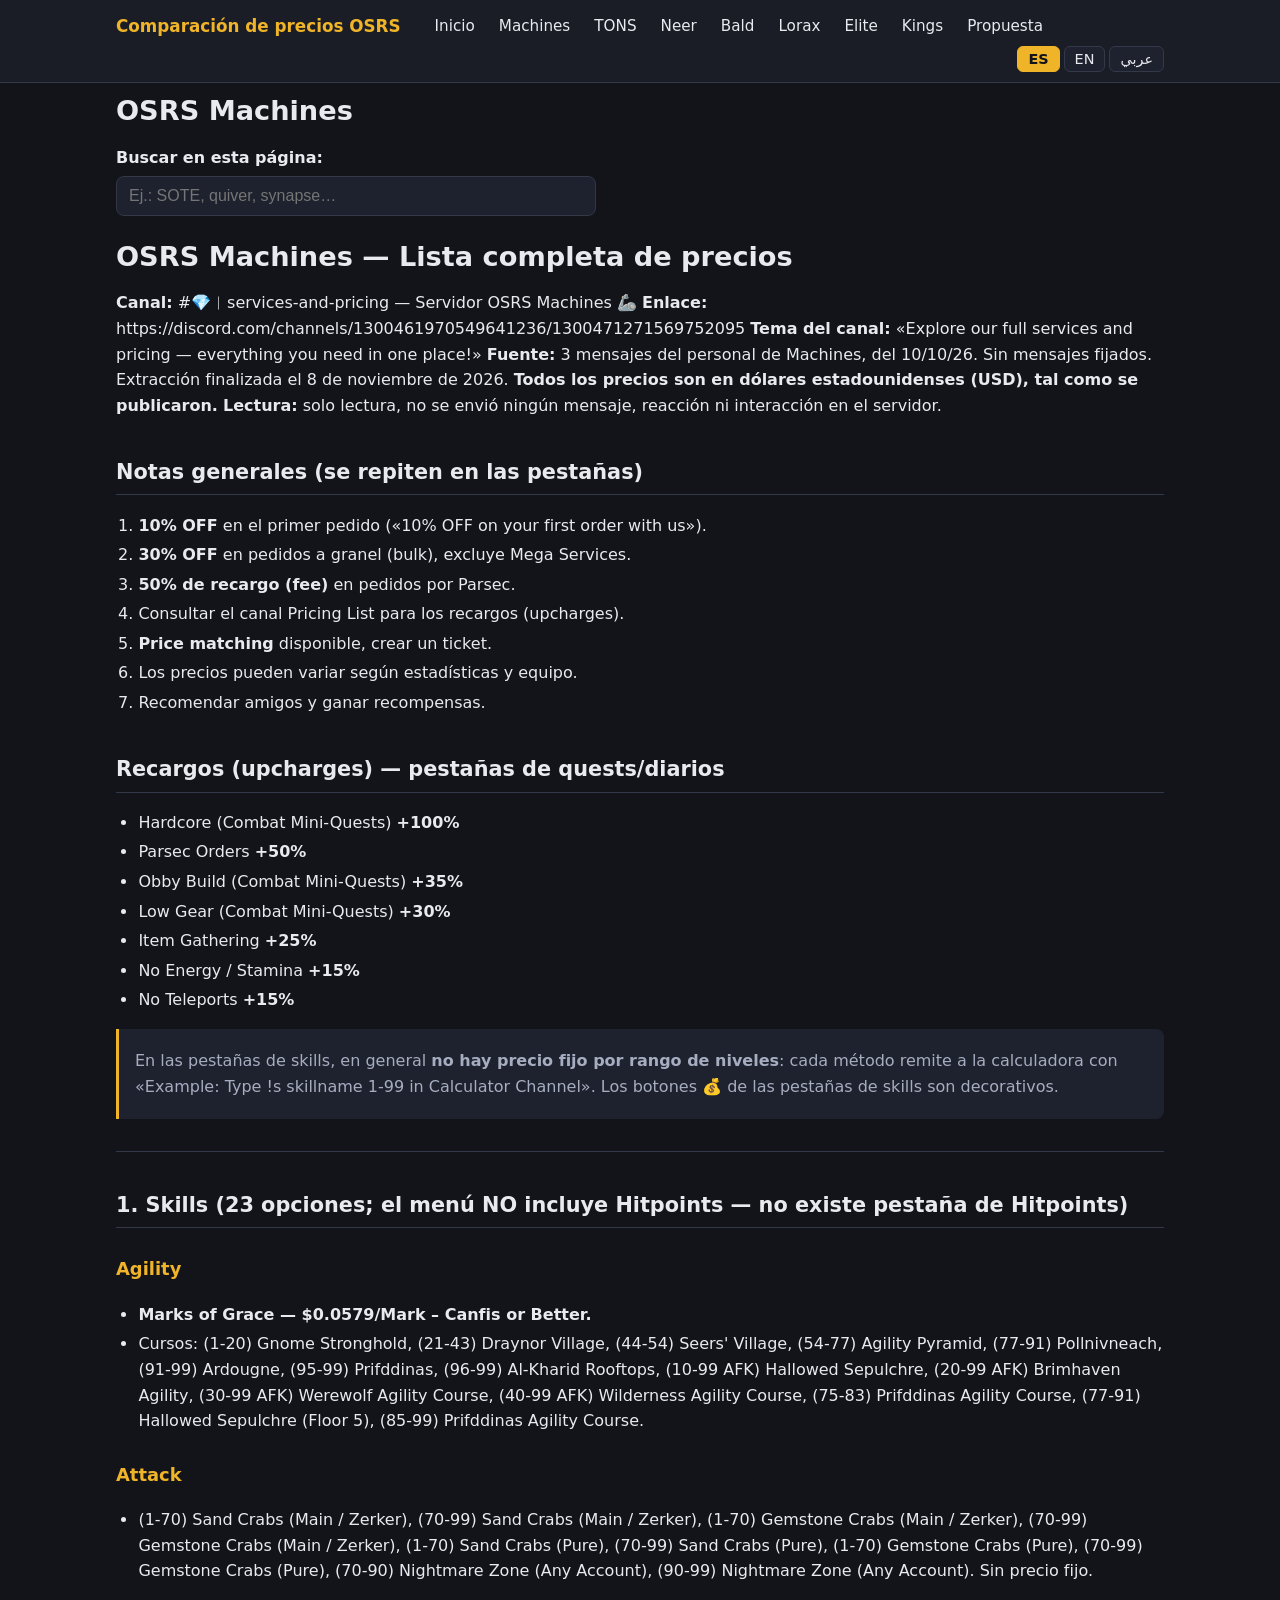
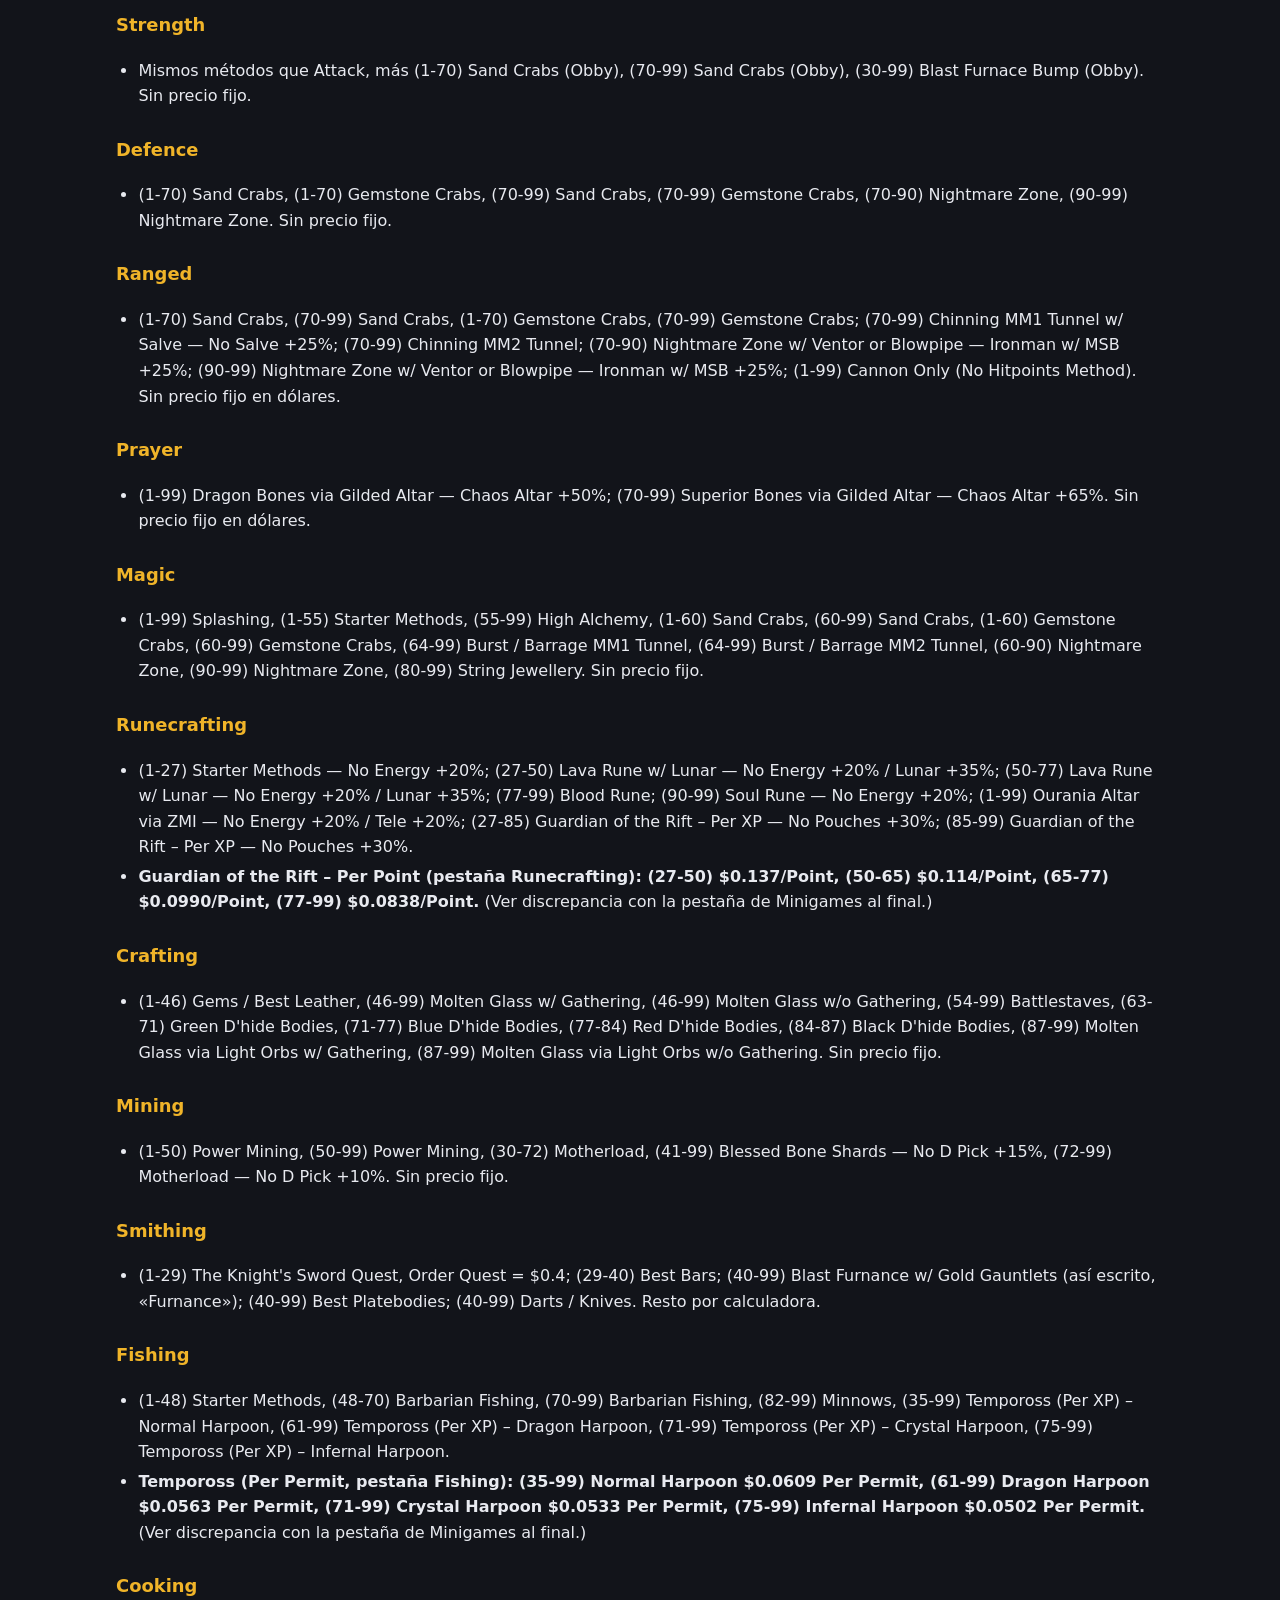
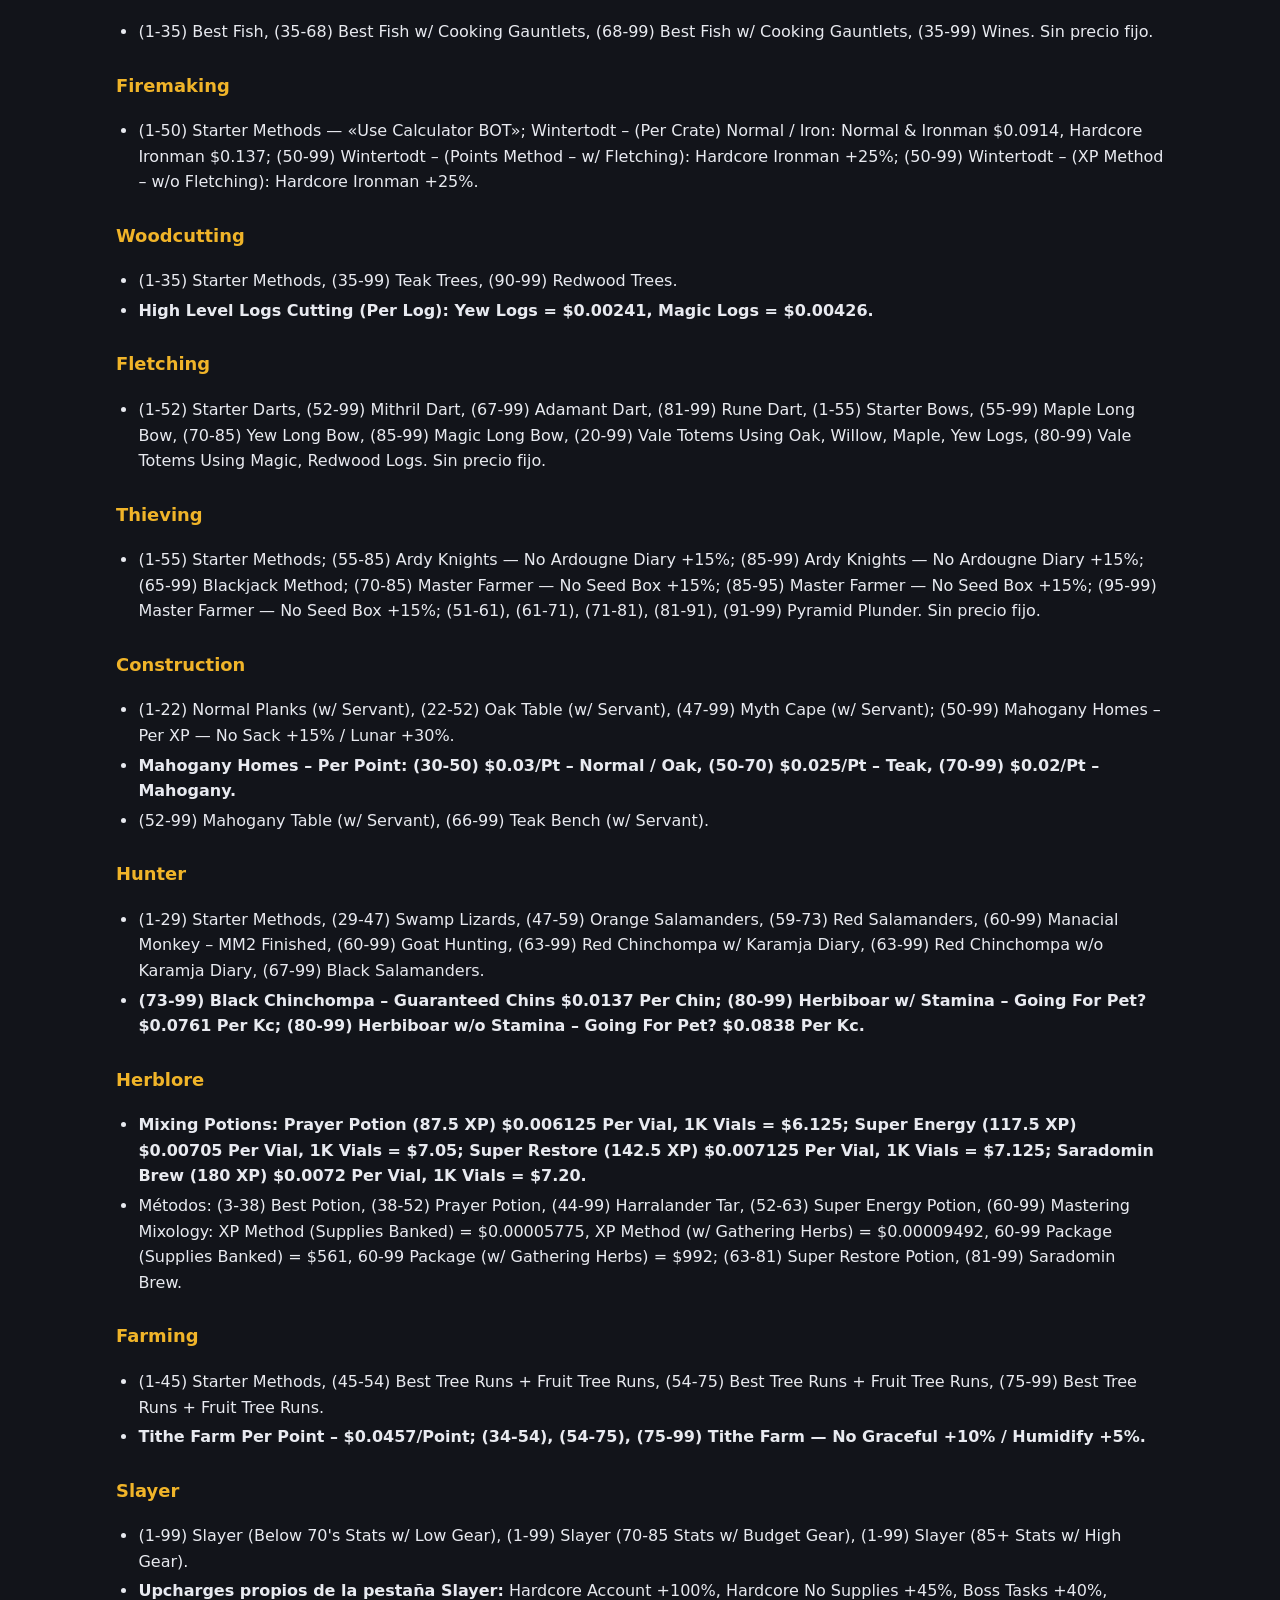
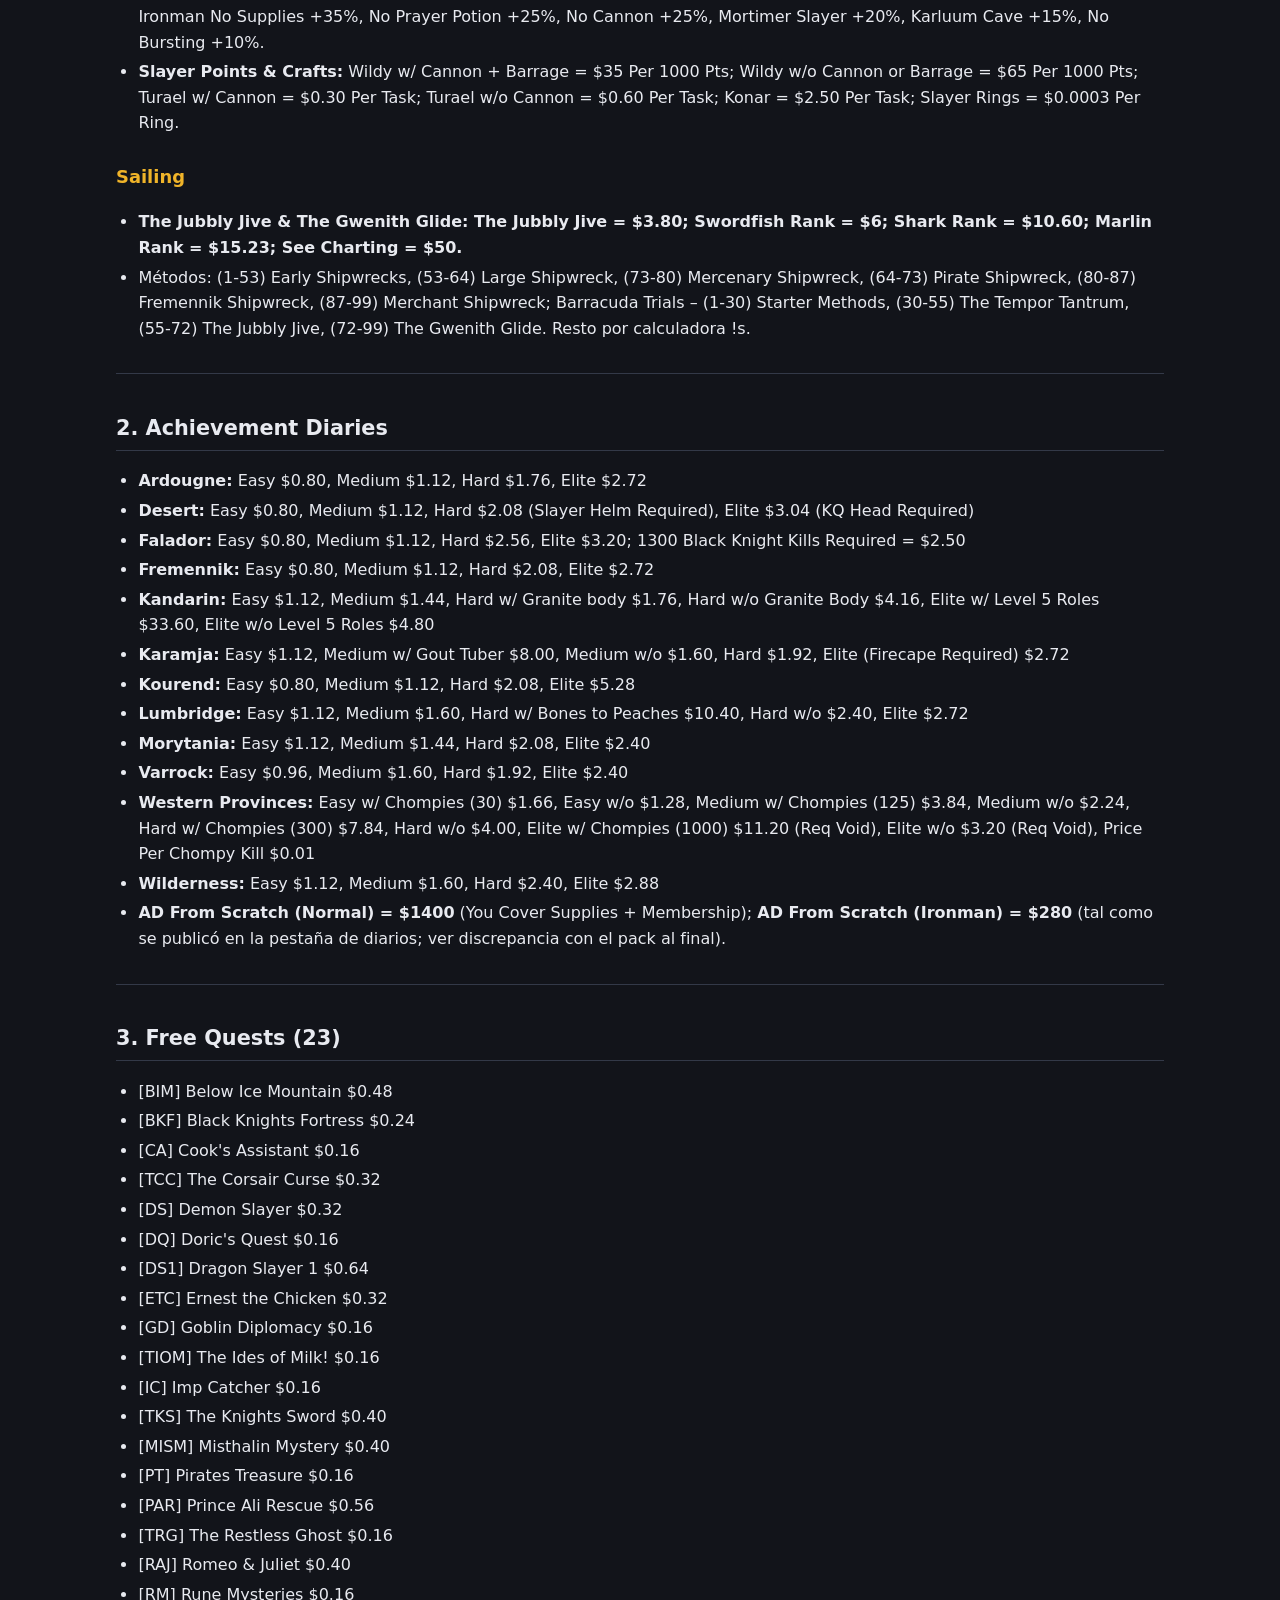
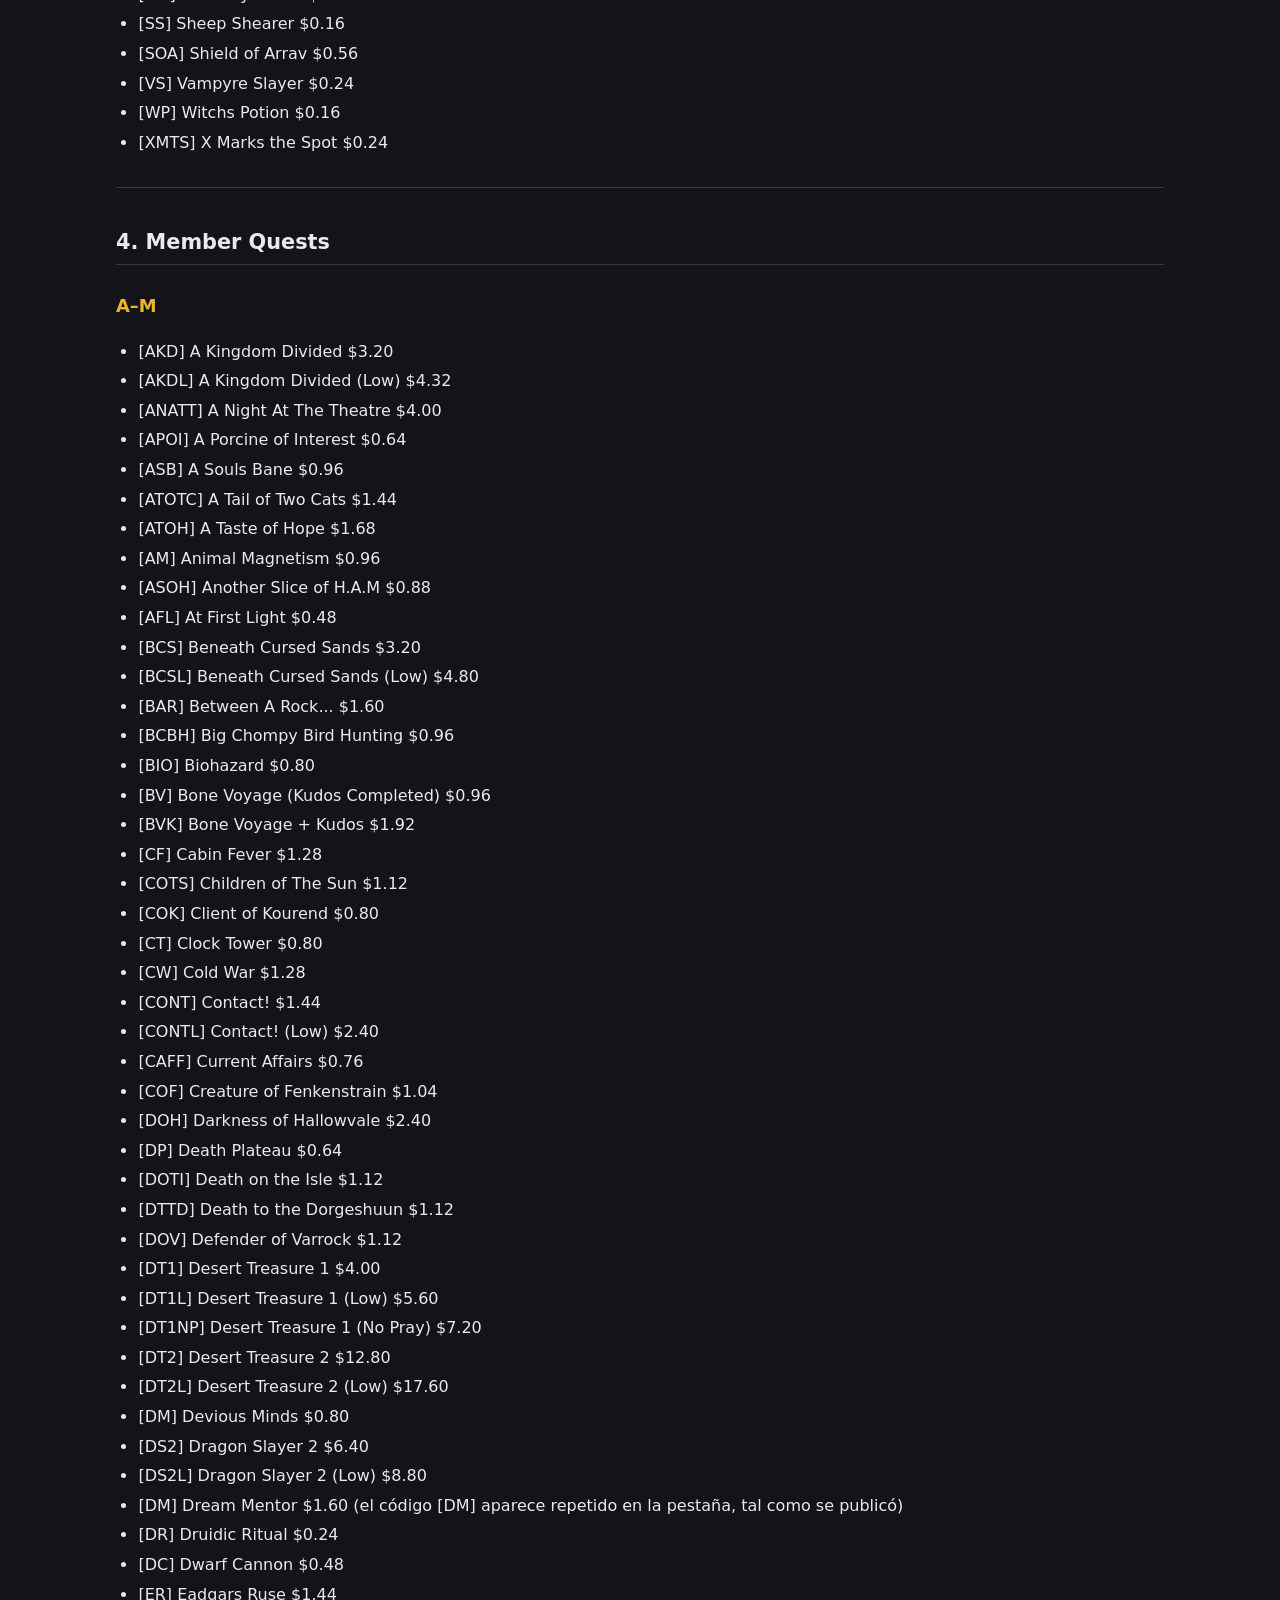
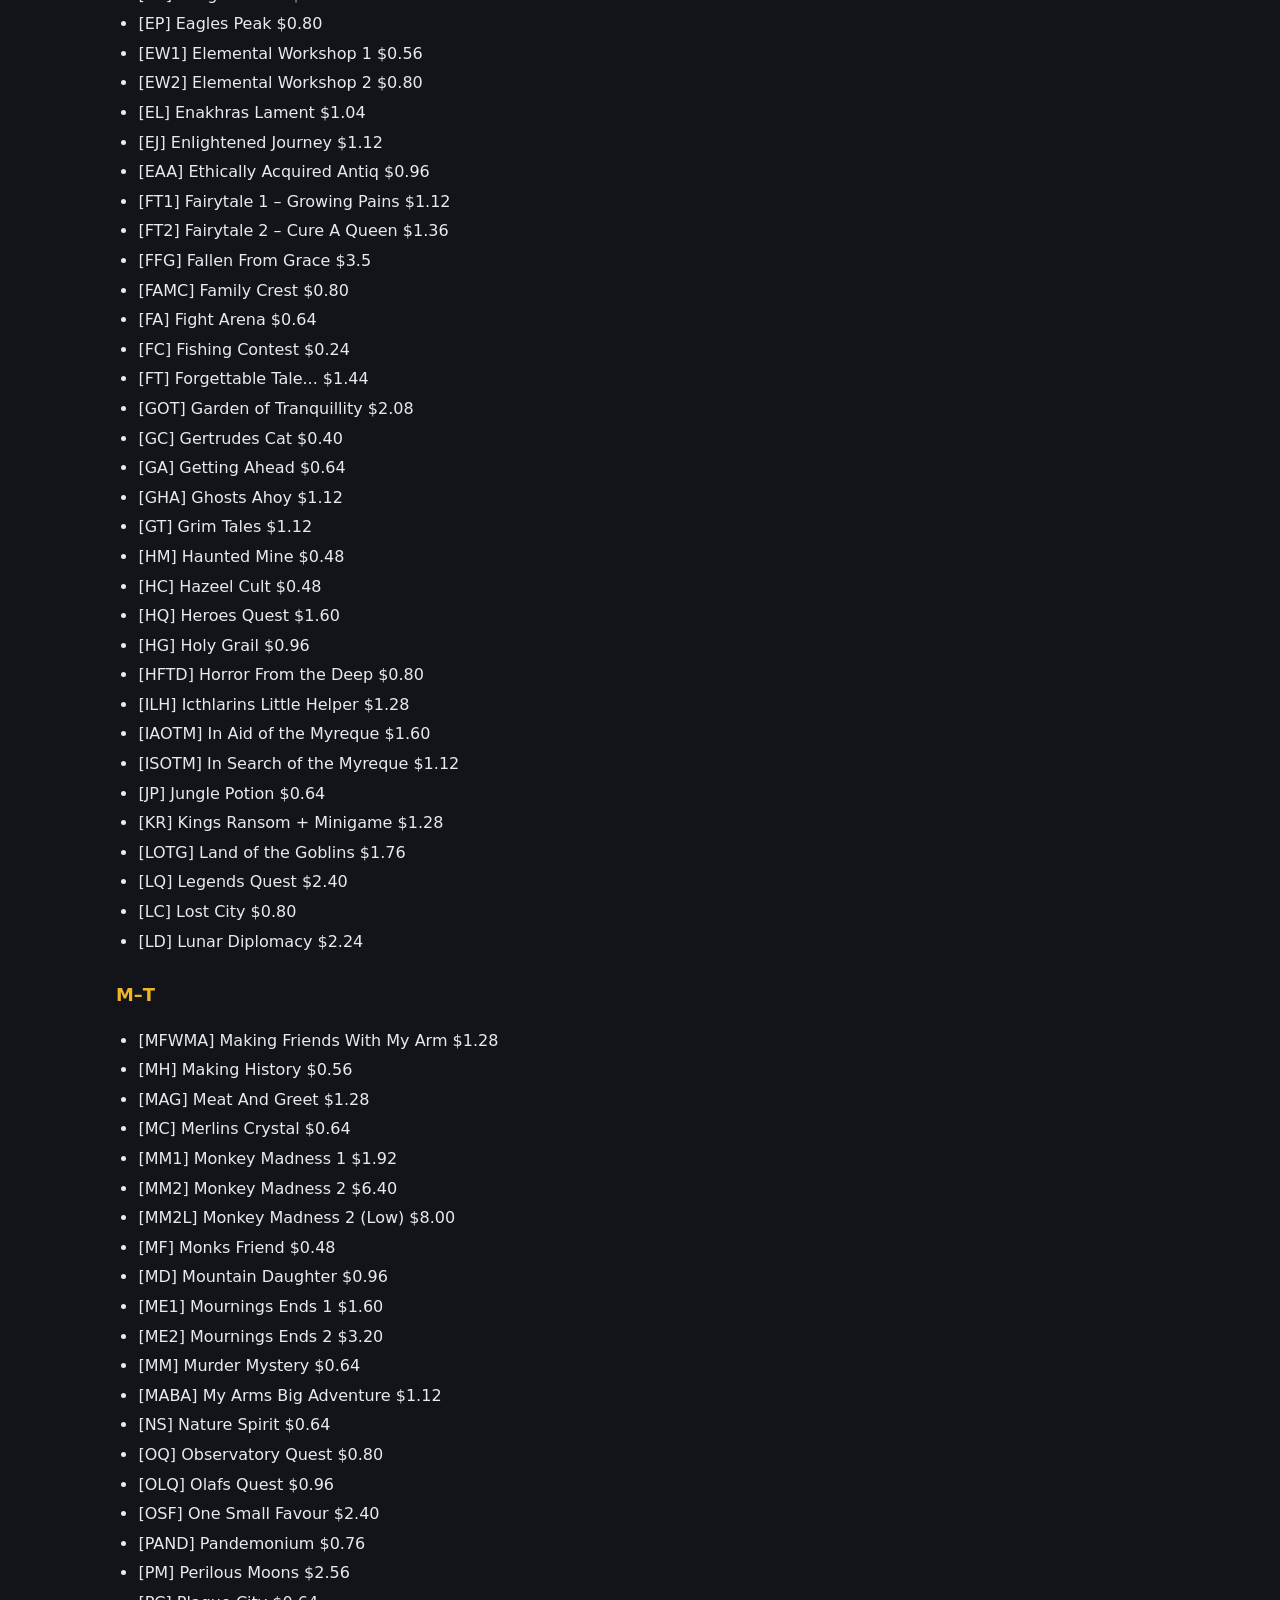
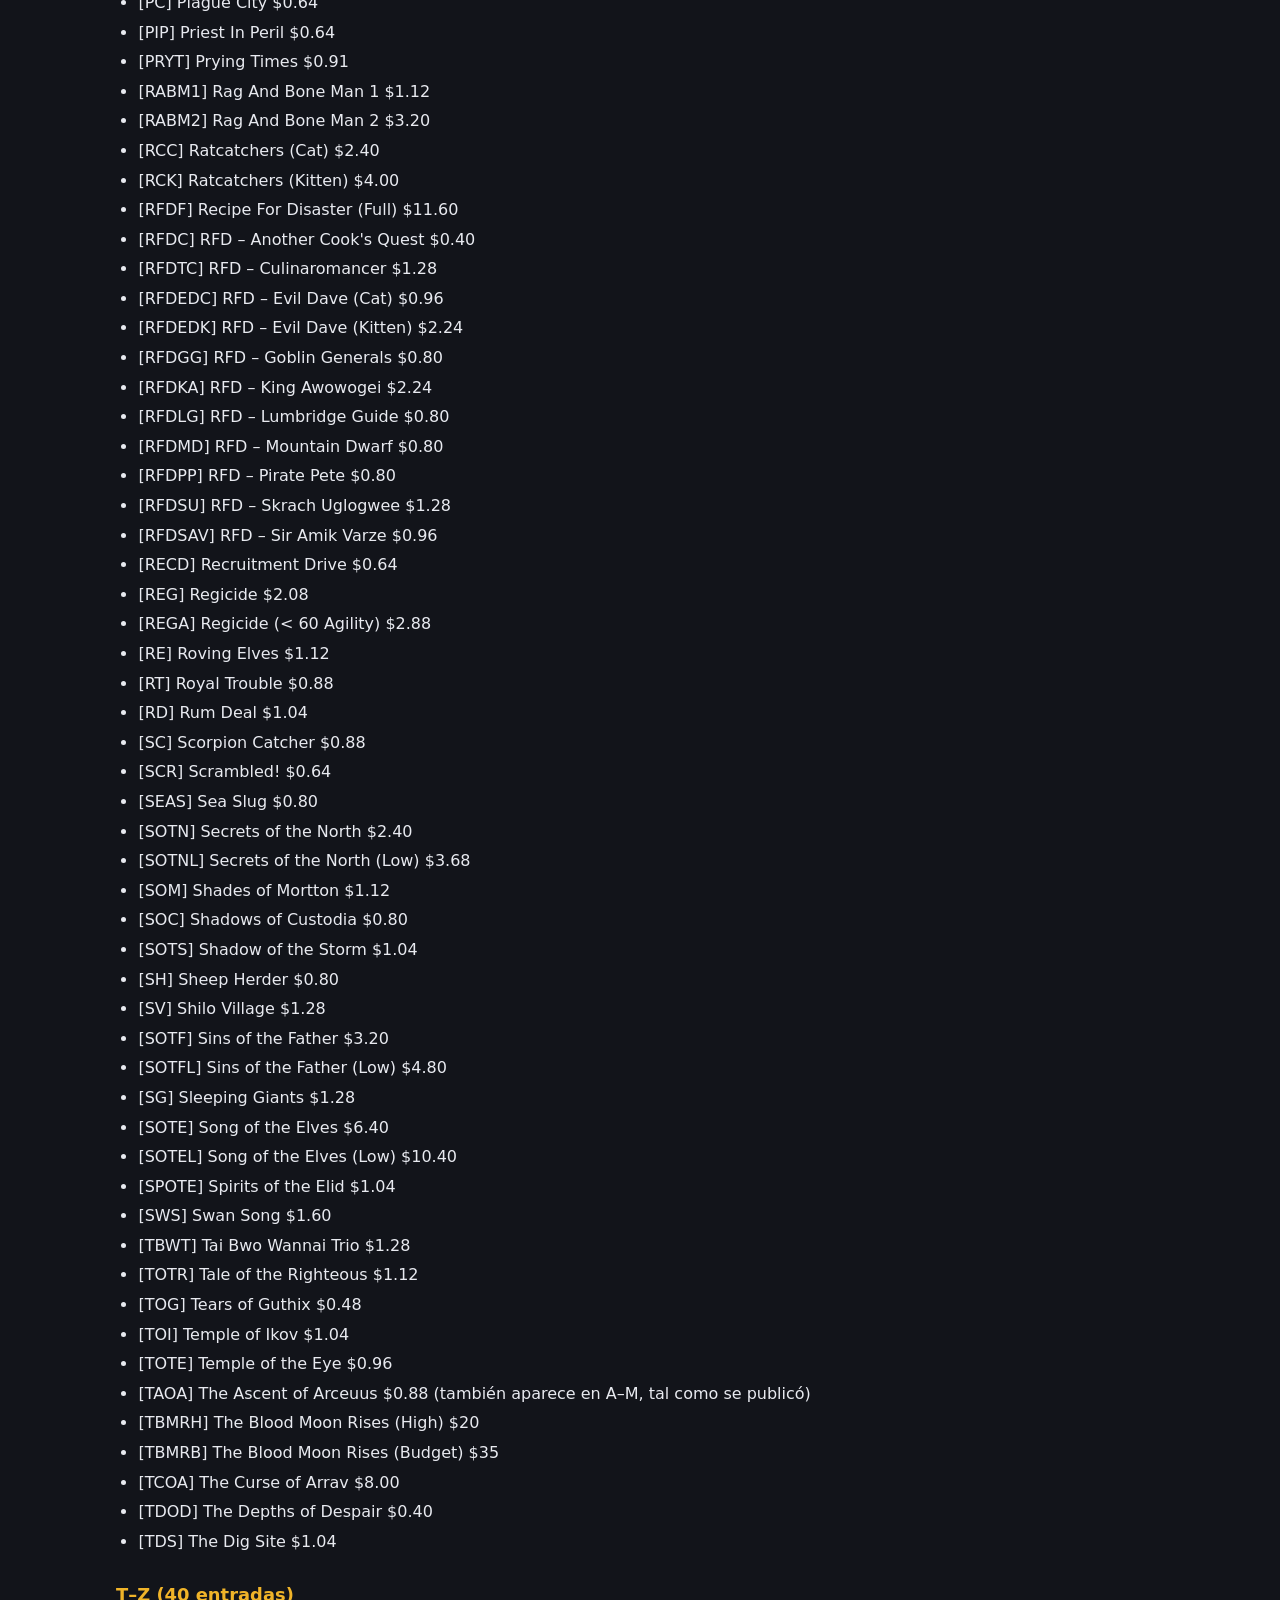
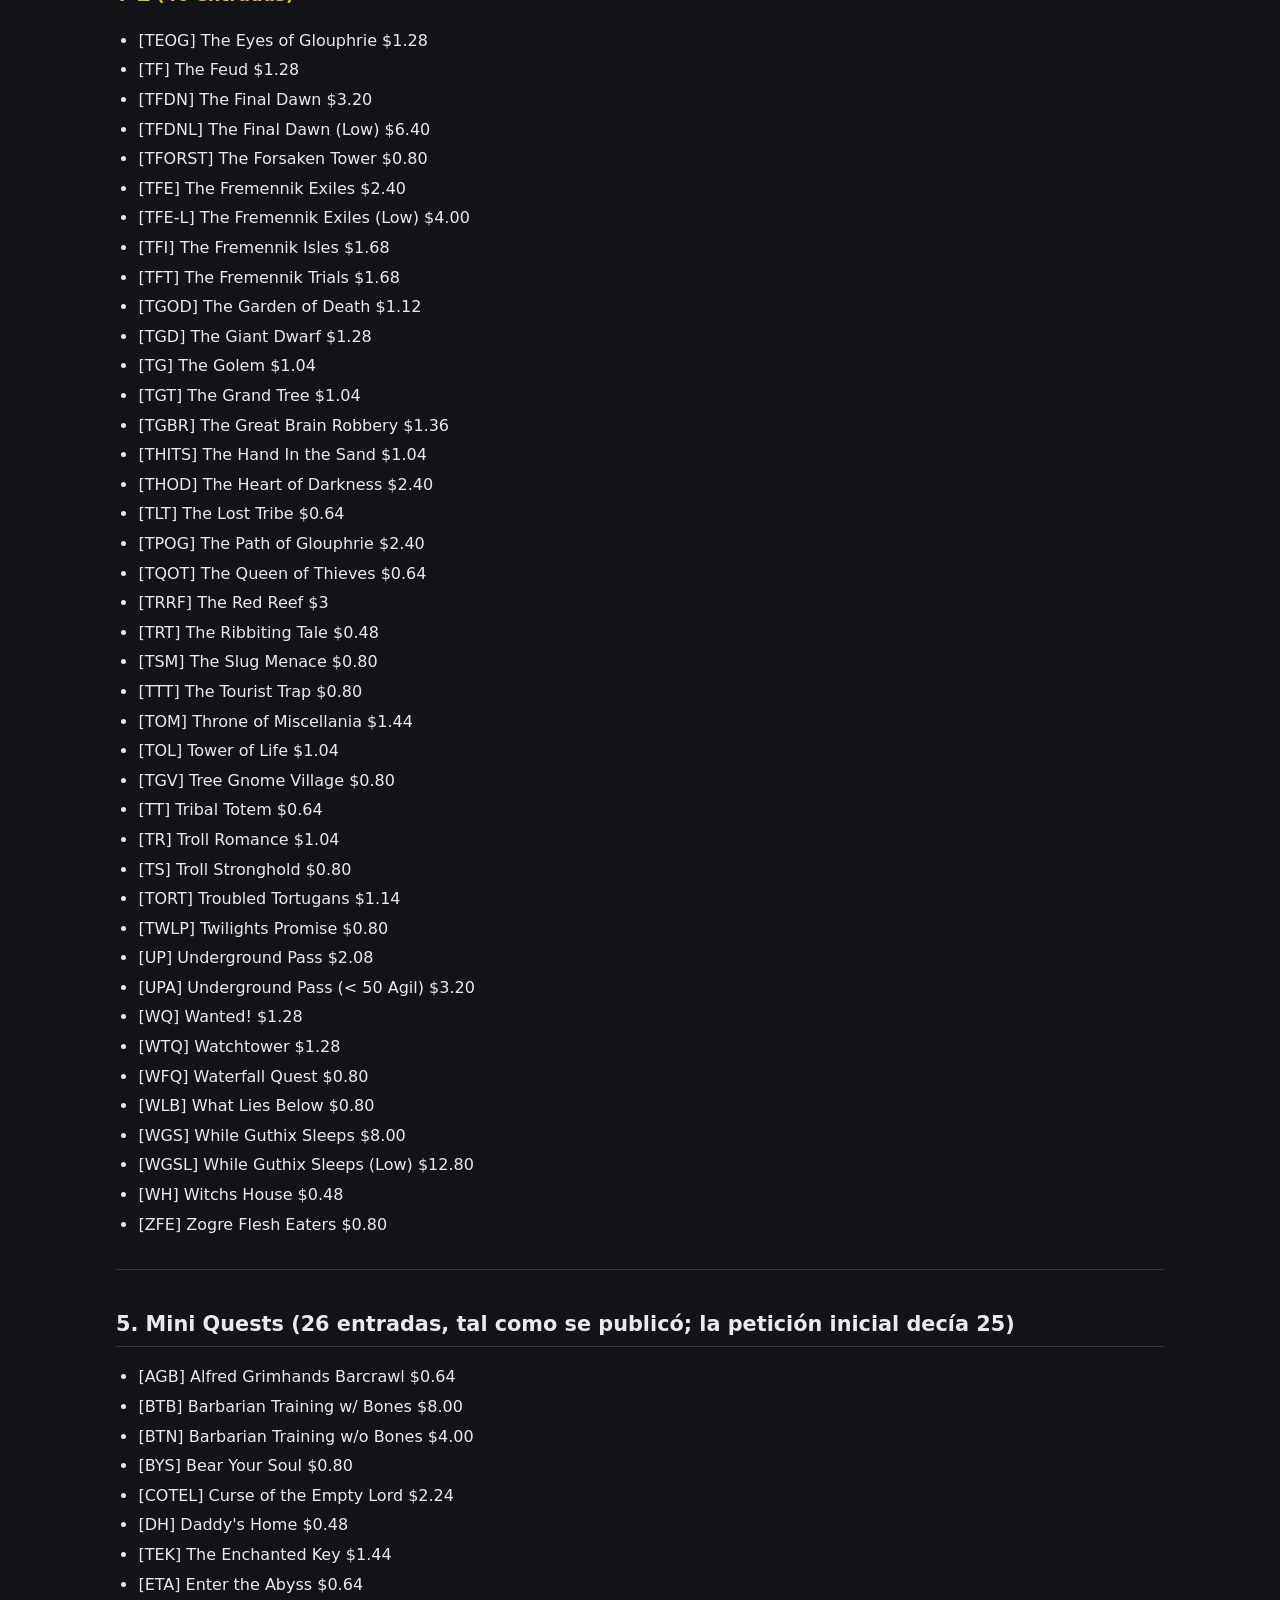
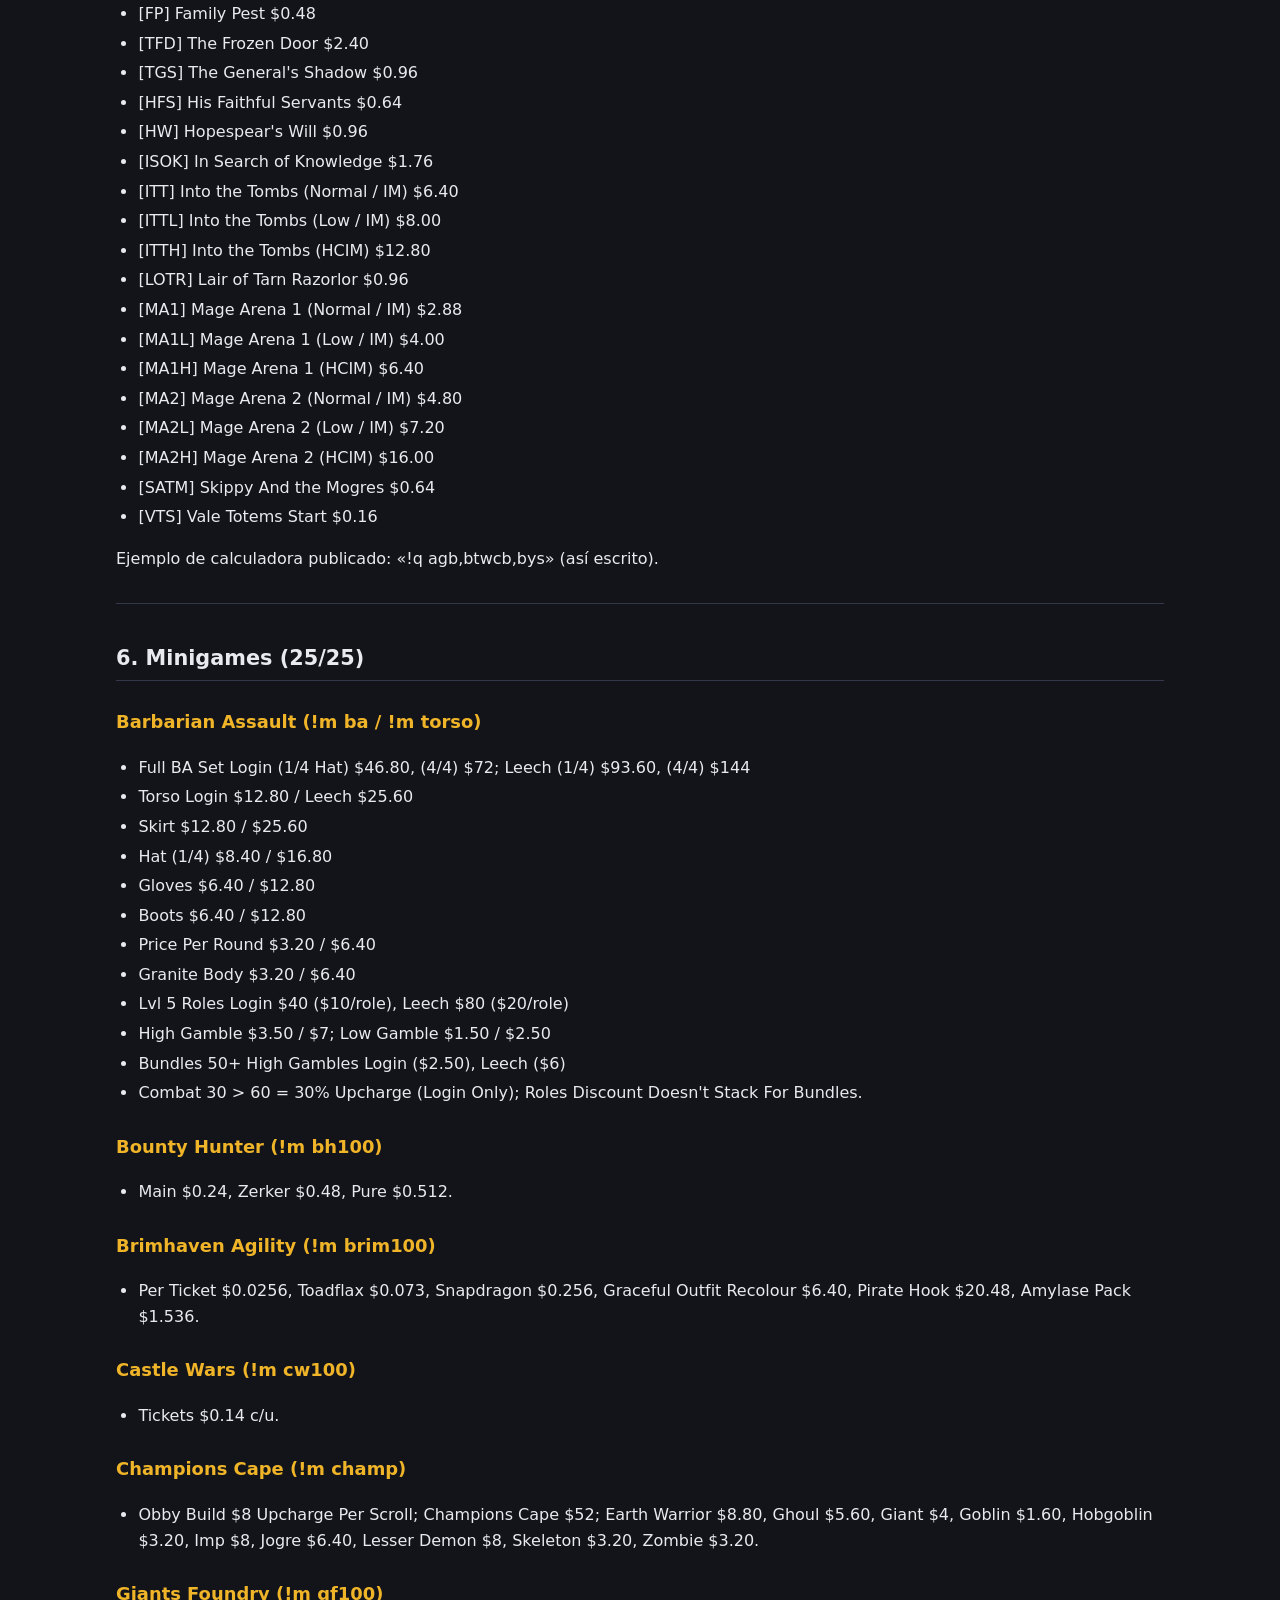
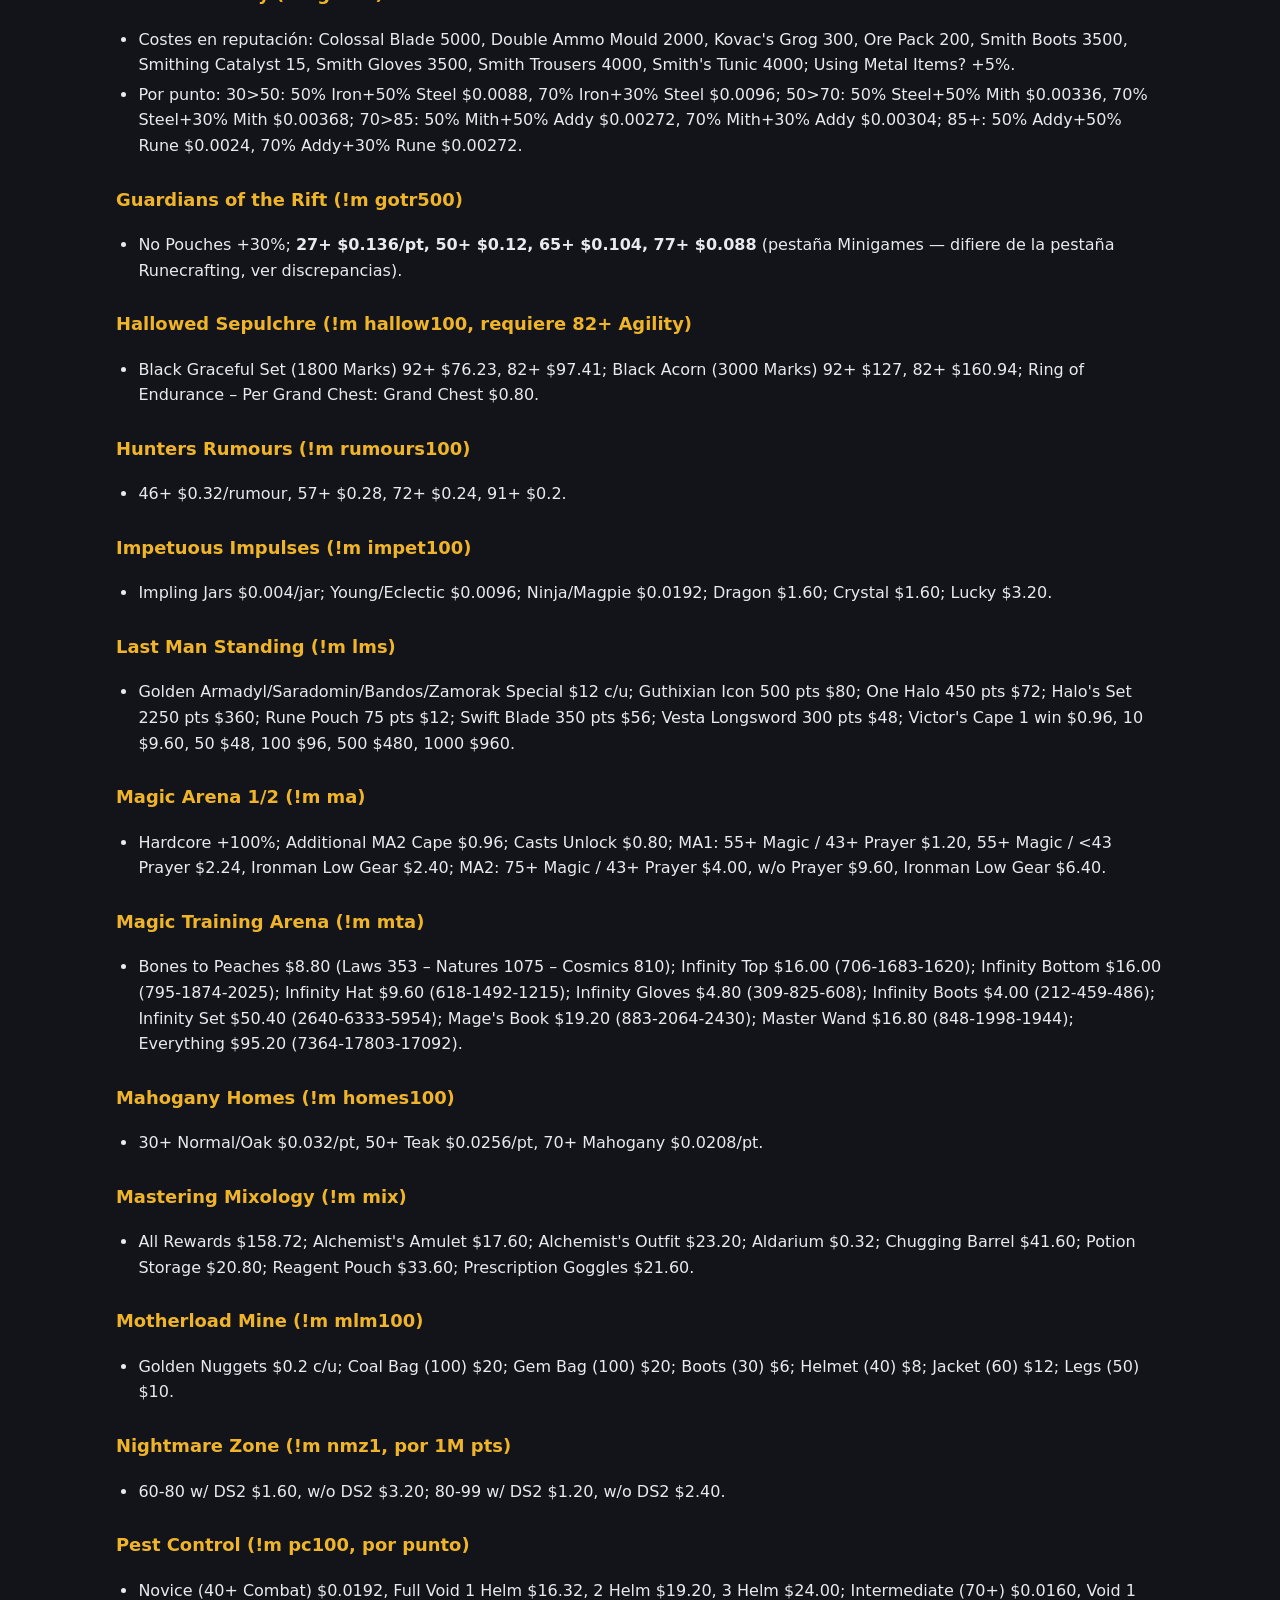
<file: machines.html>
<!DOCTYPE html>
<html lang="es">
<head>
<meta charset="utf-8">
<meta name="viewport" content="width=device-width, initial-scale=1">
<title data-i18n="title_machines">OSRS Machines — Lista de precios completa</title>
<link rel="stylesheet" href="style.css">
</head>
<body>
<header class="top">
  <div class="wrap">
    <a class="brand" href="index.html" data-i18n="brand">Comparación de precios OSRS</a>
    <nav><a href="index.html" data-i18n="nav_inicio">Inicio</a><a href="machines.html">Machines</a><a href="tons.html">TONS</a><a href="neer.html">Neer</a><a href="bald.html">Bald</a><a href="lorax.html">Lorax</a><a href="elite.html">Elite</a><a href="kings.html">Kings</a><a href="propuesta.html" data-i18n="nav_propuesta">Propuesta</a></nav>
    
<div class="lang-switch" role="group" aria-label="Idioma / Language / اللغة">
  <button type="button" data-lang="es" class="active" aria-pressed="true">ES</button>
  <button type="button" data-lang="en" aria-pressed="false">EN</button>
  <button type="button" data-lang="ar" aria-pressed="false">عربي</button>
</div>

  </div>
</header>
<main class="wrap">
  <h1>OSRS Machines</h1>
  
<div class="buscador">
  <label for="buscar" data-i18n="search_label">Buscar en esta página:</label>
  <input type="search" id="buscar" placeholder="Ej.: SOTE, quiver, synapse…" autocomplete="off" data-i18n-placeholder="search_placeholder">
  <p id="sin-resultados" class="sin-resultados" style="display:none" data-i18n="search_noresults">Sin resultados para esa búsqueda.</p>
</div>

  
  <h1 id="osrs-machines-lista-completa-de-precios" data-i18n-html="b_0811">OSRS Machines — Lista completa de precios</h1>
<p data-i18n-html="b_0102"><strong>Canal:</strong> #💎︱services-and-pricing — Servidor OSRS Machines 🦾
<strong>Enlace:</strong> https://discord.com/channels/1300461970549641236/1300471271569752095
<strong>Tema del canal:</strong> «Explore our full services and pricing — everything you need in one place!»
<strong>Fuente:</strong> 3 mensajes del personal de Machines, del 10/10/26. Sin mensajes fijados. Extracción finalizada el 8 de noviembre de 2026.
<strong>Todos los precios son en dólares estadounidenses (USD), tal como se publicaron.</strong>
<strong>Lectura:</strong> solo lectura, no se envió ningún mensaje, reacción ni interacción en el servidor.</p>
<h2 id="notas-generales-se-repiten-en-las-pestanas" data-i18n-html="b_0806">Notas generales (se repiten en las pestañas)</h2>
<ol>
<li data-i18n-html="b_0050"><strong>10% OFF</strong> en el primer pedido («10% OFF on your first order with us»).</li>
<li data-i18n-html="b_0051"><strong>30% OFF</strong> en pedidos a granel (bulk), excluye Mega Services.</li>
<li data-i18n-html="b_0054"><strong>50% de recargo (fee)</strong> en pedidos por Parsec.</li>
<li data-i18n-html="b_0642">Consultar el canal Pricing List para los recargos (upcharges).</li>
<li data-i18n-html="b_0366"><strong>Price matching</strong> disponible, crear un ticket.</li>
<li data-i18n-html="b_0749">Los precios pueden variar según estadísticas y equipo.</li>
<li data-i18n-html="b_0863">Recomendar amigos y ganar recompensas.</li>
</ol>
<h2 id="recargos-upcharges-pestanas-de-questsdiarios" data-i18n-html="b_0858">Recargos (upcharges) — pestañas de quests/diarios</h2>
<ul>
<li>Hardcore (Combat Mini-Quests) <strong>+100%</strong></li>
<li>Parsec Orders <strong>+50%</strong></li>
<li>Obby Build (Combat Mini-Quests) <strong>+35%</strong></li>
<li>Low Gear (Combat Mini-Quests) <strong>+30%</strong></li>
<li>Item Gathering <strong>+25%</strong></li>
<li>No Energy / Stamina <strong>+15%</strong></li>
<li>No Teleports <strong>+15%</strong></li>
</ul>
<blockquote>
<p data-i18n-html="b_0695">En las pestañas de skills, en general <strong>no hay precio fijo por rango de niveles</strong>: cada método remite a la calculadora con «Example: Type !s skillname 1-99 in Calculator Channel». Los botones 💰 de las pestañas de skills son decorativos.</p>
</blockquote>
<hr />
<h2 id="1-skills-23-opciones-el-menu-no-incluye-hitpoints-no-existe-pestana-de-hitpoints" data-i18n-html="b_0022">1. Skills (23 opciones; el menú NO incluye Hitpoints — no existe pestaña de Hitpoints)</h2>
<h3 id="agility">Agility</h3>
<ul>
<li><strong>Marks of Grace — $0.0579/Mark – Canfis or Better.</strong></li>
<li data-i18n-html="b_0650">Cursos: (1-20) Gnome Stronghold, (21-43) Draynor Village, (44-54) Seers' Village, (54-77) Agility Pyramid, (77-91) Pollnivneach, (91-99) Ardougne, (95-99) Prifddinas, (96-99) Al-Kharid Rooftops, (10-99 AFK) Hallowed Sepulchre, (20-99 AFK) Brimhaven Agility, (30-99 AFK) Werewolf Agility Course, (40-99 AFK) Wilderness Agility Course, (75-83) Prifddinas Agility Course, (77-91) Hallowed Sepulchre (Floor 5), (85-99) Prifddinas Agility Course.</li>
</ul>
<h3 id="attack">Attack</h3>
<ul>
<li data-i18n-html="b_0016">(1-70) Sand Crabs (Main / Zerker), (70-99) Sand Crabs (Main / Zerker), (1-70) Gemstone Crabs (Main / Zerker), (70-99) Gemstone Crabs (Main / Zerker), (1-70) Sand Crabs (Pure), (70-99) Sand Crabs (Pure), (1-70) Gemstone Crabs (Pure), (70-99) Gemstone Crabs (Pure), (70-90) Nightmare Zone (Any Account), (90-99) Nightmare Zone (Any Account). Sin precio fijo.</li>
</ul>
<h3 id="strength">Strength</h3>
<ul>
<li data-i18n-html="b_0783">Mismos métodos que Attack, más (1-70) Sand Crabs (Obby), (70-99) Sand Crabs (Obby), (30-99) Blast Furnace Bump (Obby). Sin precio fijo.</li>
</ul>
<h3 id="defence">Defence</h3>
<ul>
<li data-i18n-html="b_0017">(1-70) Sand Crabs, (1-70) Gemstone Crabs, (70-99) Sand Crabs, (70-99) Gemstone Crabs, (70-90) Nightmare Zone, (90-99) Nightmare Zone. Sin precio fijo.</li>
</ul>
<h3 id="ranged">Ranged</h3>
<ul>
<li data-i18n-html="b_0018">(1-70) Sand Crabs, (70-99) Sand Crabs, (1-70) Gemstone Crabs, (70-99) Gemstone Crabs; (70-99) Chinning MM1 Tunnel w/ Salve — No Salve +25%; (70-99) Chinning MM2 Tunnel; (70-90) Nightmare Zone w/ Ventor or Blowpipe — Ironman w/ MSB +25%; (90-99) Nightmare Zone w/ Ventor or Blowpipe — Ironman w/ MSB +25%; (1-99) Cannon Only (No Hitpoints Method). Sin precio fijo en dólares.</li>
</ul>
<h3 id="prayer">Prayer</h3>
<ul>
<li data-i18n-html="b_0019">(1-99) Dragon Bones via Gilded Altar — Chaos Altar +50%; (70-99) Superior Bones via Gilded Altar — Chaos Altar +65%. Sin precio fijo en dólares.</li>
</ul>
<h3 id="magic">Magic</h3>
<ul>
<li data-i18n-html="b_0020">(1-99) Splashing, (1-55) Starter Methods, (55-99) High Alchemy, (1-60) Sand Crabs, (60-99) Sand Crabs, (1-60) Gemstone Crabs, (60-99) Gemstone Crabs, (64-99) Burst / Barrage MM1 Tunnel, (64-99) Burst / Barrage MM2 Tunnel, (60-90) Nightmare Zone, (90-99) Nightmare Zone, (80-99) String Jewellery. Sin precio fijo.</li>
</ul>
<h3 id="runecrafting">Runecrafting</h3>
<ul>
<li>(1-27) Starter Methods — No Energy +20%; (27-50) Lava Rune w/ Lunar — No Energy +20% / Lunar +35%; (50-77) Lava Rune w/ Lunar — No Energy +20% / Lunar +35%; (77-99) Blood Rune; (90-99) Soul Rune — No Energy +20%; (1-99) Ourania Altar via ZMI — No Energy +20% / Tele +20%; (27-85) Guardian of the Rift – Per XP — No Pouches +30%; (85-99) Guardian of the Rift – Per XP — No Pouches +30%.</li>
<li data-i18n-html="b_0228"><strong>Guardian of the Rift – Per Point (pestaña Runecrafting): (27-50) $0.137/Point, (50-65) $0.114/Point, (65-77) $0.0990/Point, (77-99) $0.0838/Point.</strong> (Ver discrepancia con la pestaña de Minigames al final.)</li>
</ul>
<h3 id="crafting">Crafting</h3>
<ul>
<li data-i18n-html="b_0012">(1-46) Gems / Best Leather, (46-99) Molten Glass w/ Gathering, (46-99) Molten Glass w/o Gathering, (54-99) Battlestaves, (63-71) Green D'hide Bodies, (71-77) Blue D'hide Bodies, (77-84) Red D'hide Bodies, (84-87) Black D'hide Bodies, (87-99) Molten Glass via Light Orbs w/ Gathering, (87-99) Molten Glass via Light Orbs w/o Gathering. Sin precio fijo.</li>
</ul>
<h3 id="mining">Mining</h3>
<ul>
<li data-i18n-html="b_0013">(1-50) Power Mining, (50-99) Power Mining, (30-72) Motherload, (41-99) Blessed Bone Shards — No D Pick +15%, (72-99) Motherload — No D Pick +10%. Sin precio fijo.</li>
</ul>
<h3 id="smithing">Smithing</h3>
<ul>
<li data-i18n-html="b_0010">(1-29) The Knight's Sword Quest, Order Quest = $0.4; (29-40) Best Bars; (40-99) Blast Furnance w/ Gold Gauntlets (así escrito, «Furnance»); (40-99) Best Platebodies; (40-99) Darts / Knives. Resto por calculadora.</li>
</ul>
<h3 id="fishing">Fishing</h3>
<ul>
<li>(1-48) Starter Methods, (48-70) Barbarian Fishing, (70-99) Barbarian Fishing, (82-99) Minnows, (35-99) Tempoross (Per XP) – Normal Harpoon, (61-99) Tempoross (Per XP) – Dragon Harpoon, (71-99) Tempoross (Per XP) – Crystal Harpoon, (75-99) Tempoross (Per XP) – Infernal Harpoon.</li>
<li data-i18n-html="b_0447"><strong>Tempoross (Per Permit, pestaña Fishing): (35-99) Normal Harpoon $0.0609 Per Permit, (61-99) Dragon Harpoon $0.0563 Per Permit, (71-99) Crystal Harpoon $0.0533 Per Permit, (75-99) Infernal Harpoon $0.0502 Per Permit.</strong> (Ver discrepancia con la pestaña de Minigames al final.)</li>
</ul>
<h3 id="cooking">Cooking</h3>
<ul>
<li data-i18n-html="b_0011">(1-35) Best Fish, (35-68) Best Fish w/ Cooking Gauntlets, (68-99) Best Fish w/ Cooking Gauntlets, (35-99) Wines. Sin precio fijo.</li>
</ul>
<h3 id="firemaking">Firemaking</h3>
<ul>
<li>(1-50) Starter Methods — «Use Calculator BOT»; Wintertodt – (Per Crate) Normal / Iron: Normal &amp; Ironman $0.0914, Hardcore Ironman $0.137; (50-99) Wintertodt – (Points Method – w/ Fletching): Hardcore Ironman +25%; (50-99) Wintertodt – (XP Method – w/o Fletching): Hardcore Ironman +25%.</li>
</ul>
<h3 id="woodcutting">Woodcutting</h3>
<ul>
<li>(1-35) Starter Methods, (35-99) Teak Trees, (90-99) Redwood Trees.</li>
<li><strong>High Level Logs Cutting (Per Log): Yew Logs = $0.00241, Magic Logs = $0.00426.</strong></li>
</ul>
<h3 id="fletching">Fletching</h3>
<ul>
<li data-i18n-html="b_0014">(1-52) Starter Darts, (52-99) Mithril Dart, (67-99) Adamant Dart, (81-99) Rune Dart, (1-55) Starter Bows, (55-99) Maple Long Bow, (70-85) Yew Long Bow, (85-99) Magic Long Bow, (20-99) Vale Totems Using Oak, Willow, Maple, Yew Logs, (80-99) Vale Totems Using Magic, Redwood Logs. Sin precio fijo.</li>
</ul>
<h3 id="thieving">Thieving</h3>
<ul>
<li data-i18n-html="b_0015">(1-55) Starter Methods; (55-85) Ardy Knights — No Ardougne Diary +15%; (85-99) Ardy Knights — No Ardougne Diary +15%; (65-99) Blackjack Method; (70-85) Master Farmer — No Seed Box +15%; (85-95) Master Farmer — No Seed Box +15%; (95-99) Master Farmer — No Seed Box +15%; (51-61), (61-71), (71-81), (81-91), (91-99) Pyramid Plunder. Sin precio fijo.</li>
</ul>
<h3 id="construction">Construction</h3>
<ul>
<li>(1-22) Normal Planks (w/ Servant), (22-52) Oak Table (w/ Servant), (47-99) Myth Cape (w/ Servant); (50-99) Mahogany Homes – Per XP — No Sack +15% / Lunar +30%.</li>
<li><strong>Mahogany Homes – Per Point: (30-50) $0.03/Pt – Normal / Oak, (50-70) $0.025/Pt – Teak, (70-99) $0.02/Pt – Mahogany.</strong></li>
<li>(52-99) Mahogany Table (w/ Servant), (66-99) Teak Bench (w/ Servant).</li>
</ul>
<h3 id="hunter">Hunter</h3>
<ul>
<li>(1-29) Starter Methods, (29-47) Swamp Lizards, (47-59) Orange Salamanders, (59-73) Red Salamanders, (60-99) Manacial Monkey – MM2 Finished, (60-99) Goat Hunting, (63-99) Red Chinchompa w/ Karamja Diary, (63-99) Red Chinchompa w/o Karamja Diary, (67-99) Black Salamanders.</li>
<li><strong>(73-99) Black Chinchompa – Guaranteed Chins $0.0137 Per Chin; (80-99) Herbiboar w/ Stamina – Going For Pet? $0.0761 Per Kc; (80-99) Herbiboar w/o Stamina – Going For Pet? $0.0838 Per Kc.</strong></li>
</ul>
<h3 id="herblore">Herblore</h3>
<ul>
<li><strong>Mixing Potions: Prayer Potion (87.5 XP) $0.006125 Per Vial, 1K Vials = $6.125; Super Energy (117.5 XP) $0.00705 Per Vial, 1K Vials = $7.05; Super Restore (142.5 XP) $0.007125 Per Vial, 1K Vials = $7.125; Saradomin Brew (180 XP) $0.0072 Per Vial, 1K Vials = $7.20.</strong></li>
<li data-i18n-html="b_0790">Métodos: (3-38) Best Potion, (38-52) Prayer Potion, (44-99) Harralander Tar, (52-63) Super Energy Potion, (60-99) Mastering Mixology: XP Method (Supplies Banked) = $0.00005775, XP Method (w/ Gathering Herbs) = $0.00009492, 60-99 Package (Supplies Banked) = $561, 60-99 Package (w/ Gathering Herbs) = $992; (63-81) Super Restore Potion, (81-99) Saradomin Brew.</li>
</ul>
<h3 id="farming">Farming</h3>
<ul>
<li>(1-45) Starter Methods, (45-54) Best Tree Runs + Fruit Tree Runs, (54-75) Best Tree Runs + Fruit Tree Runs, (75-99) Best Tree Runs + Fruit Tree Runs.</li>
<li><strong>Tithe Farm Per Point – $0.0457/Point; (34-54), (54-75), (75-99) Tithe Farm — No Graceful +10% / Humidify +5%.</strong></li>
</ul>
<h3 id="slayer">Slayer</h3>
<ul>
<li>(1-99) Slayer (Below 70's Stats w/ Low Gear), (1-99) Slayer (70-85 Stats w/ Budget Gear), (1-99) Slayer (85+ Stats w/ High Gear).</li>
<li data-i18n-html="b_0484"><strong>Upcharges propios de la pestaña Slayer:</strong> Hardcore Account +100%, Hardcore No Supplies +45%, Boss Tasks +40%, Ironman No Supplies +35%, No Prayer Potion +25%, No Cannon +25%, Mortimer Slayer +20%, Karluum Cave +15%, No Bursting +10%.</li>
<li><strong>Slayer Points &amp; Crafts:</strong> Wildy w/ Cannon + Barrage = $35 Per 1000 Pts; Wildy w/o Cannon or Barrage = $65 Per 1000 Pts; Turael w/ Cannon = $0.30 Per Task; Turael w/o Cannon = $0.60 Per Task; Konar = $2.50 Per Task; Slayer Rings = $0.0003 Per Ring.</li>
</ul>
<h3 id="sailing">Sailing</h3>
<ul>
<li><strong>The Jubbly Jive &amp; The Gwenith Glide: The Jubbly Jive = $3.80; Swordfish Rank = $6; Shark Rank = $10.60; Marlin Rank = $15.23; See Charting = $50.</strong></li>
<li data-i18n-html="b_0789">Métodos: (1-53) Early Shipwrecks, (53-64) Large Shipwreck, (73-80) Mercenary Shipwreck, (64-73) Pirate Shipwreck, (80-87) Fremennik Shipwreck, (87-99) Merchant Shipwreck; Barracuda Trials – (1-30) Starter Methods, (30-55) The Tempor Tantrum, (55-72) The Jubbly Jive, (72-99) The Gwenith Glide. Resto por calculadora !s.</li>
</ul>
<hr />
<h2 id="2-achievement-diaries">2. Achievement Diaries</h2>
<ul>
<li><strong>Ardougne:</strong> Easy $0.80, Medium $1.12, Hard $1.76, Elite $2.72</li>
<li><strong>Desert:</strong> Easy $0.80, Medium $1.12, Hard $2.08 (Slayer Helm Required), Elite $3.04 (KQ Head Required)</li>
<li><strong>Falador:</strong> Easy $0.80, Medium $1.12, Hard $2.56, Elite $3.20; 1300 Black Knight Kills Required = $2.50</li>
<li><strong>Fremennik:</strong> Easy $0.80, Medium $1.12, Hard $2.08, Elite $2.72</li>
<li><strong>Kandarin:</strong> Easy $1.12, Medium $1.44, Hard w/ Granite body $1.76, Hard w/o Granite Body $4.16, Elite w/ Level 5 Roles $33.60, Elite w/o Level 5 Roles $4.80</li>
<li><strong>Karamja:</strong> Easy $1.12, Medium w/ Gout Tuber $8.00, Medium w/o $1.60, Hard $1.92, Elite (Firecape Required) $2.72</li>
<li><strong>Kourend:</strong> Easy $0.80, Medium $1.12, Hard $2.08, Elite $5.28</li>
<li><strong>Lumbridge:</strong> Easy $1.12, Medium $1.60, Hard w/ Bones to Peaches $10.40, Hard w/o $2.40, Elite $2.72</li>
<li><strong>Morytania:</strong> Easy $1.12, Medium $1.44, Hard $2.08, Elite $2.40</li>
<li><strong>Varrock:</strong> Easy $0.96, Medium $1.60, Hard $1.92, Elite $2.40</li>
<li><strong>Western Provinces:</strong> Easy w/ Chompies (30) $1.66, Easy w/o $1.28, Medium w/ Chompies (125) $3.84, Medium w/o $2.24, Hard w/ Chompies (300) $7.84, Hard w/o $4.00, Elite w/ Chompies (1000) $11.20 (Req Void), Elite w/o $3.20 (Req Void), Price Per Chompy Kill $0.01</li>
<li><strong>Wilderness:</strong> Easy $1.12, Medium $1.60, Hard $2.40, Elite $2.88</li>
<li data-i18n-html="b_0057"><strong>AD From Scratch (Normal) = $1400</strong> (You Cover Supplies + Membership); <strong>AD From Scratch (Ironman) = $280</strong> (tal como se publicó en la pestaña de diarios; ver discrepancia con el pack al final).</li>
</ul>
<hr />
<h2 id="3-free-quests-23">3. Free Quests (23)</h2>
<ul>
<li>[BIM] Below Ice Mountain $0.48</li>
<li>[BKF] Black Knights Fortress $0.24</li>
<li>[CA] Cook's Assistant $0.16</li>
<li>[TCC] The Corsair Curse $0.32</li>
<li>[DS] Demon Slayer $0.32</li>
<li>[DQ] Doric's Quest $0.16</li>
<li>[DS1] Dragon Slayer 1 $0.64</li>
<li>[ETC] Ernest the Chicken $0.32</li>
<li>[GD] Goblin Diplomacy $0.16</li>
<li>[TIOM] The Ides of Milk! $0.16</li>
<li>[IC] Imp Catcher $0.16</li>
<li>[TKS] The Knights Sword $0.40</li>
<li>[MISM] Misthalin Mystery $0.40</li>
<li>[PT] Pirates Treasure $0.16</li>
<li>[PAR] Prince Ali Rescue $0.56</li>
<li>[TRG] The Restless Ghost $0.16</li>
<li>[RAJ] Romeo &amp; Juliet $0.40</li>
<li>[RM] Rune Mysteries $0.16</li>
<li>[SS] Sheep Shearer $0.16</li>
<li>[SOA] Shield of Arrav $0.56</li>
<li>[VS] Vampyre Slayer $0.24</li>
<li>[WP] Witchs Potion $0.16</li>
<li>[XMTS] X Marks the Spot $0.24</li>
</ul>
<hr />
<h2 id="4-member-quests">4. Member Quests</h2>
<h3 id="am">A–M</h3>
<ul>
<li>[AKD] A Kingdom Divided $3.20</li>
<li>[AKDL] A Kingdom Divided (Low) $4.32</li>
<li>[ANATT] A Night At The Theatre $4.00</li>
<li>[APOI] A Porcine of Interest $0.64</li>
<li>[ASB] A Souls Bane $0.96</li>
<li>[ATOTC] A Tail of Two Cats $1.44</li>
<li>[ATOH] A Taste of Hope $1.68</li>
<li>[AM] Animal Magnetism $0.96</li>
<li>[ASOH] Another Slice of H.A.M $0.88</li>
<li>[AFL] At First Light $0.48</li>
<li>[BCS] Beneath Cursed Sands $3.20</li>
<li>[BCSL] Beneath Cursed Sands (Low) $4.80</li>
<li>[BAR] Between A Rock... $1.60</li>
<li>[BCBH] Big Chompy Bird Hunting $0.96</li>
<li>[BIO] Biohazard $0.80</li>
<li>[BV] Bone Voyage (Kudos Completed) $0.96</li>
<li>[BVK] Bone Voyage + Kudos $1.92</li>
<li>[CF] Cabin Fever $1.28</li>
<li>[COTS] Children of The Sun $1.12</li>
<li>[COK] Client of Kourend $0.80</li>
<li>[CT] Clock Tower $0.80</li>
<li>[CW] Cold War $1.28</li>
<li>[CONT] Contact! $1.44</li>
<li>[CONTL] Contact! (Low) $2.40</li>
<li>[CAFF] Current Affairs $0.76</li>
<li>[COF] Creature of Fenkenstrain $1.04</li>
<li>[DOH] Darkness of Hallowvale $2.40</li>
<li>[DP] Death Plateau $0.64</li>
<li>[DOTI] Death on the Isle $1.12</li>
<li>[DTTD] Death to the Dorgeshuun $1.12</li>
<li>[DOV] Defender of Varrock $1.12</li>
<li>[DT1] Desert Treasure 1 $4.00</li>
<li>[DT1L] Desert Treasure 1 (Low) $5.60</li>
<li>[DT1NP] Desert Treasure 1 (No Pray) $7.20</li>
<li>[DT2] Desert Treasure 2 $12.80</li>
<li>[DT2L] Desert Treasure 2 (Low) $17.60</li>
<li>[DM] Devious Minds $0.80</li>
<li>[DS2] Dragon Slayer 2 $6.40</li>
<li>[DS2L] Dragon Slayer 2 (Low) $8.80</li>
<li data-i18n-html="b_0925">[DM] Dream Mentor $1.60 (el código [DM] aparece repetido en la pestaña, tal como se publicó)</li>
<li>[DR] Druidic Ritual $0.24</li>
<li>[DC] Dwarf Cannon $0.48</li>
<li>[ER] Eadgars Ruse $1.44</li>
<li>[EP] Eagles Peak $0.80</li>
<li>[EW1] Elemental Workshop 1 $0.56</li>
<li>[EW2] Elemental Workshop 2 $0.80</li>
<li>[EL] Enakhras Lament $1.04</li>
<li>[EJ] Enlightened Journey $1.12</li>
<li>[EAA] Ethically Acquired Antiq $0.96</li>
<li>[FT1] Fairytale 1 – Growing Pains $1.12</li>
<li>[FT2] Fairytale 2 – Cure A Queen $1.36</li>
<li>[FFG] Fallen From Grace $3.5</li>
<li>[FAMC] Family Crest $0.80</li>
<li>[FA] Fight Arena $0.64</li>
<li>[FC] Fishing Contest $0.24</li>
<li>[FT] Forgettable Tale... $1.44</li>
<li>[GOT] Garden of Tranquillity $2.08</li>
<li>[GC] Gertrudes Cat $0.40</li>
<li>[GA] Getting Ahead $0.64</li>
<li>[GHA] Ghosts Ahoy $1.12</li>
<li>[GT] Grim Tales $1.12</li>
<li>[HM] Haunted Mine $0.48</li>
<li>[HC] Hazeel Cult $0.48</li>
<li>[HQ] Heroes Quest $1.60</li>
<li>[HG] Holy Grail $0.96</li>
<li>[HFTD] Horror From the Deep $0.80</li>
<li>[ILH] Icthlarins Little Helper $1.28</li>
<li>[IAOTM] In Aid of the Myreque $1.60</li>
<li>[ISOTM] In Search of the Myreque $1.12</li>
<li>[JP] Jungle Potion $0.64</li>
<li>[KR] Kings Ransom + Minigame $1.28</li>
<li>[LOTG] Land of the Goblins $1.76</li>
<li>[LQ] Legends Quest $2.40</li>
<li>[LC] Lost City $0.80</li>
<li>[LD] Lunar Diplomacy $2.24</li>
</ul>
<h3 id="mt">M–T</h3>
<ul>
<li>[MFWMA] Making Friends With My Arm $1.28</li>
<li>[MH] Making History $0.56</li>
<li>[MAG] Meat And Greet $1.28</li>
<li>[MC] Merlins Crystal $0.64</li>
<li>[MM1] Monkey Madness 1 $1.92</li>
<li>[MM2] Monkey Madness 2 $6.40</li>
<li>[MM2L] Monkey Madness 2 (Low) $8.00</li>
<li>[MF] Monks Friend $0.48</li>
<li>[MD] Mountain Daughter $0.96</li>
<li>[ME1] Mournings Ends 1 $1.60</li>
<li>[ME2] Mournings Ends 2 $3.20</li>
<li>[MM] Murder Mystery $0.64</li>
<li>[MABA] My Arms Big Adventure $1.12</li>
<li>[NS] Nature Spirit $0.64</li>
<li>[OQ] Observatory Quest $0.80</li>
<li>[OLQ] Olafs Quest $0.96</li>
<li>[OSF] One Small Favour $2.40</li>
<li>[PAND] Pandemonium $0.76</li>
<li>[PM] Perilous Moons $2.56</li>
<li>[PC] Plague City $0.64</li>
<li>[PIP] Priest In Peril $0.64</li>
<li>[PRYT] Prying Times $0.91</li>
<li>[RABM1] Rag And Bone Man 1 $1.12</li>
<li>[RABM2] Rag And Bone Man 2 $3.20</li>
<li>[RCC] Ratcatchers (Cat) $2.40</li>
<li>[RCK] Ratcatchers (Kitten) $4.00</li>
<li>[RFDF] Recipe For Disaster (Full) $11.60</li>
<li>[RFDC] RFD – Another Cook's Quest $0.40</li>
<li>[RFDTC] RFD – Culinaromancer $1.28</li>
<li>[RFDEDC] RFD – Evil Dave (Cat) $0.96</li>
<li>[RFDEDK] RFD – Evil Dave (Kitten) $2.24</li>
<li>[RFDGG] RFD – Goblin Generals $0.80</li>
<li>[RFDKA] RFD – King Awowogei $2.24</li>
<li>[RFDLG] RFD – Lumbridge Guide $0.80</li>
<li>[RFDMD] RFD – Mountain Dwarf $0.80</li>
<li>[RFDPP] RFD – Pirate Pete $0.80</li>
<li>[RFDSU] RFD – Skrach Uglogwee $1.28</li>
<li>[RFDSAV] RFD – Sir Amik Varze $0.96</li>
<li>[RECD] Recruitment Drive $0.64</li>
<li>[REG] Regicide $2.08</li>
<li>[REGA] Regicide (&lt; 60 Agility) $2.88</li>
<li>[RE] Roving Elves $1.12</li>
<li>[RT] Royal Trouble $0.88</li>
<li>[RD] Rum Deal $1.04</li>
<li>[SC] Scorpion Catcher $0.88</li>
<li>[SCR] Scrambled! $0.64</li>
<li>[SEAS] Sea Slug $0.80</li>
<li>[SOTN] Secrets of the North $2.40</li>
<li>[SOTNL] Secrets of the North (Low) $3.68</li>
<li>[SOM] Shades of Mortton $1.12</li>
<li>[SOC] Shadows of Custodia $0.80</li>
<li>[SOTS] Shadow of the Storm $1.04</li>
<li>[SH] Sheep Herder $0.80</li>
<li>[SV] Shilo Village $1.28</li>
<li>[SOTF] Sins of the Father $3.20</li>
<li>[SOTFL] Sins of the Father (Low) $4.80</li>
<li>[SG] Sleeping Giants $1.28</li>
<li>[SOTE] Song of the Elves $6.40</li>
<li>[SOTEL] Song of the Elves (Low) $10.40</li>
<li>[SPOTE] Spirits of the Elid $1.04</li>
<li>[SWS] Swan Song $1.60</li>
<li>[TBWT] Tai Bwo Wannai Trio $1.28</li>
<li>[TOTR] Tale of the Righteous $1.12</li>
<li>[TOG] Tears of Guthix $0.48</li>
<li>[TOI] Temple of Ikov $1.04</li>
<li>[TOTE] Temple of the Eye $0.96</li>
<li data-i18n-html="b_0926">[TAOA] The Ascent of Arceuus $0.88 (también aparece en A–M, tal como se publicó)</li>
<li>[TBMRH] The Blood Moon Rises (High) $20</li>
<li>[TBMRB] The Blood Moon Rises (Budget) $35</li>
<li>[TCOA] The Curse of Arrav $8.00</li>
<li>[TDOD] The Depths of Despair $0.40</li>
<li>[TDS] The Dig Site $1.04</li>
</ul>
<h3 id="tz-40-entradas" data-i18n-html="b_0983">T–Z (40 entradas)</h3>
<ul>
<li>[TEOG] The Eyes of Glouphrie $1.28</li>
<li>[TF] The Feud $1.28</li>
<li>[TFDN] The Final Dawn $3.20</li>
<li>[TFDNL] The Final Dawn (Low) $6.40</li>
<li>[TFORST] The Forsaken Tower $0.80</li>
<li>[TFE] The Fremennik Exiles $2.40</li>
<li>[TFE-L] The Fremennik Exiles (Low) $4.00</li>
<li>[TFI] The Fremennik Isles $1.68</li>
<li>[TFT] The Fremennik Trials $1.68</li>
<li>[TGOD] The Garden of Death $1.12</li>
<li>[TGD] The Giant Dwarf $1.28</li>
<li>[TG] The Golem $1.04</li>
<li>[TGT] The Grand Tree $1.04</li>
<li>[TGBR] The Great Brain Robbery $1.36</li>
<li>[THITS] The Hand In the Sand $1.04</li>
<li>[THOD] The Heart of Darkness $2.40</li>
<li>[TLT] The Lost Tribe $0.64</li>
<li>[TPOG] The Path of Glouphrie $2.40</li>
<li>[TQOT] The Queen of Thieves $0.64</li>
<li>[TRRF] The Red Reef $3</li>
<li>[TRT] The Ribbiting Tale $0.48</li>
<li>[TSM] The Slug Menace $0.80</li>
<li>[TTT] The Tourist Trap $0.80</li>
<li>[TOM] Throne of Miscellania $1.44</li>
<li>[TOL] Tower of Life $1.04</li>
<li>[TGV] Tree Gnome Village $0.80</li>
<li>[TT] Tribal Totem $0.64</li>
<li>[TR] Troll Romance $1.04</li>
<li>[TS] Troll Stronghold $0.80</li>
<li>[TORT] Troubled Tortugans $1.14</li>
<li>[TWLP] Twilights Promise $0.80</li>
<li>[UP] Underground Pass $2.08</li>
<li>[UPA] Underground Pass (&lt; 50 Agil) $3.20</li>
<li>[WQ] Wanted! $1.28</li>
<li>[WTQ] Watchtower $1.28</li>
<li>[WFQ] Waterfall Quest $0.80</li>
<li>[WLB] What Lies Below $0.80</li>
<li>[WGS] While Guthix Sleeps $8.00</li>
<li>[WGSL] While Guthix Sleeps (Low) $12.80</li>
<li>[WH] Witchs House $0.48</li>
<li>[ZFE] Zogre Flesh Eaters $0.80</li>
</ul>
<hr />
<h2 id="5-mini-quests-26-entradas-tal-como-se-publico-la-peticion-inicial-decia-25" data-i18n-html="b_0026">5. Mini Quests (26 entradas, tal como se publicó; la petición inicial decía 25)</h2>
<ul>
<li>[AGB] Alfred Grimhands Barcrawl $0.64</li>
<li>[BTB] Barbarian Training w/ Bones $8.00</li>
<li>[BTN] Barbarian Training w/o Bones $4.00</li>
<li>[BYS] Bear Your Soul $0.80</li>
<li>[COTEL] Curse of the Empty Lord $2.24</li>
<li>[DH] Daddy's Home $0.48</li>
<li>[TEK] The Enchanted Key $1.44</li>
<li>[ETA] Enter the Abyss $0.64</li>
<li>[FP] Family Pest $0.48</li>
<li>[TFD] The Frozen Door $2.40</li>
<li>[TGS] The General's Shadow $0.96</li>
<li>[HFS] His Faithful Servants $0.64</li>
<li>[HW] Hopespear's Will $0.96</li>
<li>[ISOK] In Search of Knowledge $1.76</li>
<li>[ITT] Into the Tombs (Normal / IM) $6.40</li>
<li>[ITTL] Into the Tombs (Low / IM) $8.00</li>
<li>[ITTH] Into the Tombs (HCIM) $12.80</li>
<li>[LOTR] Lair of Tarn Razorlor $0.96</li>
<li>[MA1] Mage Arena 1 (Normal / IM) $2.88</li>
<li>[MA1L] Mage Arena 1 (Low / IM) $4.00</li>
<li>[MA1H] Mage Arena 1 (HCIM) $6.40</li>
<li>[MA2] Mage Arena 2 (Normal / IM) $4.80</li>
<li>[MA2L] Mage Arena 2 (Low / IM) $7.20</li>
<li>[MA2H] Mage Arena 2 (HCIM) $16.00</li>
<li>[SATM] Skippy And the Mogres $0.64</li>
<li>[VTS] Vale Totems Start $0.16</li>
</ul>
<p data-i18n-html="b_0686">Ejemplo de calculadora publicado: «!q agb,btwcb,bys» (así escrito).</p>
<hr />
<h2 id="6-minigames-2525">6. Minigames (25/25)</h2>
<h3 id="barbarian-assault-m-ba-m-torso">Barbarian Assault (!m ba / !m torso)</h3>
<ul>
<li>Full BA Set Login (1/4 Hat) $46.80, (4/4) $72; Leech (1/4) $93.60, (4/4) $144</li>
<li>Torso Login $12.80 / Leech $25.60</li>
<li>Skirt $12.80 / $25.60</li>
<li>Hat (1/4) $8.40 / $16.80</li>
<li>Gloves $6.40 / $12.80</li>
<li>Boots $6.40 / $12.80</li>
<li>Price Per Round $3.20 / $6.40</li>
<li>Granite Body $3.20 / $6.40</li>
<li>Lvl 5 Roles Login $40 ($10/role), Leech $80 ($20/role)</li>
<li>High Gamble $3.50 / $7; Low Gamble $1.50 / $2.50</li>
<li>Bundles 50+ High Gambles Login ($2.50), Leech ($6)</li>
<li>Combat 30 &gt; 60 = 30% Upcharge (Login Only); Roles Discount Doesn't Stack For Bundles.</li>
</ul>
<h3 id="bounty-hunter-m-bh100">Bounty Hunter (!m bh100)</h3>
<ul>
<li>Main $0.24, Zerker $0.48, Pure $0.512.</li>
</ul>
<h3 id="brimhaven-agility-m-brim100">Brimhaven Agility (!m brim100)</h3>
<ul>
<li>Per Ticket $0.0256, Toadflax $0.073, Snapdragon $0.256, Graceful Outfit Recolour $6.40, Pirate Hook $20.48, Amylase Pack $1.536.</li>
</ul>
<h3 id="castle-wars-m-cw100">Castle Wars (!m cw100)</h3>
<ul>
<li data-i18n-html="b_0910">Tickets $0.14 c/u.</li>
</ul>
<h3 id="champions-cape-m-champ">Champions Cape (!m champ)</h3>
<ul>
<li>Obby Build $8 Upcharge Per Scroll; Champions Cape $52; Earth Warrior $8.80, Ghoul $5.60, Giant $4, Goblin $1.60, Hobgoblin $3.20, Imp $8, Jogre $6.40, Lesser Demon $8, Skeleton $3.20, Zombie $3.20.</li>
</ul>
<h3 id="giants-foundry-m-gf100">Giants Foundry (!m gf100)</h3>
<ul>
<li data-i18n-html="b_0647">Costes en reputación: Colossal Blade 5000, Double Ammo Mould 2000, Kovac's Grog 300, Ore Pack 200, Smith Boots 3500, Smithing Catalyst 15, Smith Gloves 3500, Smith Trousers 4000, Smith's Tunic 4000; Using Metal Items? +5%.</li>
<li data-i18n-html="b_0833">Por punto: 30&gt;50: 50% Iron+50% Steel $0.0088, 70% Iron+30% Steel $0.0096; 50&gt;70: 50% Steel+50% Mith $0.00336, 70% Steel+30% Mith $0.00368; 70&gt;85: 50% Mith+50% Addy $0.00272, 70% Mith+30% Addy $0.00304; 85+: 50% Addy+50% Rune $0.0024, 70% Addy+30% Rune $0.00272.</li>
</ul>
<h3 id="guardians-of-the-rift-m-gotr500">Guardians of the Rift (!m gotr500)</h3>
<ul>
<li data-i18n-html="b_0796">No Pouches +30%; <strong>27+ $0.136/pt, 50+ $0.12, 65+ $0.104, 77+ $0.088</strong> (pestaña Minigames — difiere de la pestaña Runecrafting, ver discrepancias).</li>
</ul>
<h3 id="hallowed-sepulchre-m-hallow100-requiere-82-agility" data-i18n-html="b_0964">Hallowed Sepulchre (!m hallow100, requiere 82+ Agility)</h3>
<ul>
<li>Black Graceful Set (1800 Marks) 92+ $76.23, 82+ $97.41; Black Acorn (3000 Marks) 92+ $127, 82+ $160.94; Ring of Endurance – Per Grand Chest: Grand Chest $0.80.</li>
</ul>
<h3 id="hunters-rumours-m-rumours100">Hunters Rumours (!m rumours100)</h3>
<ul>
<li>46+ $0.32/rumour, 57+ $0.28, 72+ $0.24, 91+ $0.2.</li>
</ul>
<h3 id="impetuous-impulses-m-impet100">Impetuous Impulses (!m impet100)</h3>
<ul>
<li>Impling Jars $0.004/jar; Young/Eclectic $0.0096; Ninja/Magpie $0.0192; Dragon $1.60; Crystal $1.60; Lucky $3.20.</li>
</ul>
<h3 id="last-man-standing-m-lms">Last Man Standing (!m lms)</h3>
<ul>
<li data-i18n-html="b_0715">Golden Armadyl/Saradomin/Bandos/Zamorak Special $12 c/u; Guthixian Icon 500 pts $80; One Halo 450 pts $72; Halo's Set 2250 pts $360; Rune Pouch 75 pts $12; Swift Blade 350 pts $56; Vesta Longsword 300 pts $48; Victor's Cape 1 win $0.96, 10 $9.60, 50 $48, 100 $96, 500 $480, 1000 $960.</li>
</ul>
<h3 id="magic-arena-12-m-ma">Magic Arena 1/2 (!m ma)</h3>
<ul>
<li>Hardcore +100%; Additional MA2 Cape $0.96; Casts Unlock $0.80; MA1: 55+ Magic / 43+ Prayer $1.20, 55+ Magic / &lt;43 Prayer $2.24, Ironman Low Gear $2.40; MA2: 75+ Magic / 43+ Prayer $4.00, w/o Prayer $9.60, Ironman Low Gear $6.40.</li>
</ul>
<h3 id="magic-training-arena-m-mta">Magic Training Arena (!m mta)</h3>
<ul>
<li>Bones to Peaches $8.80 (Laws 353 – Natures 1075 – Cosmics 810); Infinity Top $16.00 (706-1683-1620); Infinity Bottom $16.00 (795-1874-2025); Infinity Hat $9.60 (618-1492-1215); Infinity Gloves $4.80 (309-825-608); Infinity Boots $4.00 (212-459-486); Infinity Set $50.40 (2640-6333-5954); Mage's Book $19.20 (883-2064-2430); Master Wand $16.80 (848-1998-1944); Everything $95.20 (7364-17803-17092).</li>
</ul>
<h3 id="mahogany-homes-m-homes100">Mahogany Homes (!m homes100)</h3>
<ul>
<li>30+ Normal/Oak $0.032/pt, 50+ Teak $0.0256/pt, 70+ Mahogany $0.0208/pt.</li>
</ul>
<h3 id="mastering-mixology-m-mix">Mastering Mixology (!m mix)</h3>
<ul>
<li>All Rewards $158.72; Alchemist's Amulet $17.60; Alchemist's Outfit $23.20; Aldarium $0.32; Chugging Barrel $41.60; Potion Storage $20.80; Reagent Pouch $33.60; Prescription Goggles $21.60.</li>
</ul>
<h3 id="motherload-mine-m-mlm100">Motherload Mine (!m mlm100)</h3>
<ul>
<li data-i18n-html="b_0716">Golden Nuggets $0.2 c/u; Coal Bag (100) $20; Gem Bag (100) $20; Boots (30) $6; Helmet (40) $8; Jacket (60) $12; Legs (50) $10.</li>
</ul>
<h3 id="nightmare-zone-m-nmz1-por-1m-pts" data-i18n-html="b_0792">Nightmare Zone (!m nmz1, por 1M pts)</h3>
<ul>
<li>60-80 w/ DS2 $1.60, w/o DS2 $3.20; 80-99 w/ DS2 $1.20, w/o DS2 $2.40.</li>
</ul>
<h3 id="pest-control-m-pc100-por-punto" data-i18n-html="b_0822">Pest Control (!m pc100, por punto)</h3>
<ul>
<li>Novice (40+ Combat) $0.0192, Full Void 1 Helm $16.32, 2 Helm $19.20, 3 Helm $24.00; Intermediate (70+) $0.0160, Void 1 $13.60, 2 $16.00, 3 $20.00; Veteran (100+) $0.0128, Void 1 $10.88, 2 $12.80, 3 $16.00.</li>
</ul>
<h3 id="pyramid-plunder-m-pp1">Pyramid Plunder (!m pp1)</h3>
<ul>
<li>61+ Thieving Pharaoh's Sceptre $27.30; 91+ $21.30.</li>
</ul>
<h3 id="soul-wars-m-sw1000-por-zeal" data-i18n-html="b_0898">Soul Wars (!m sw1000, por Zeal)</h3>
<ul>
<li>1-2500 $0.0152, 2500+ $0.0136, No HP Method (Obelisk) $0.0176.</li>
</ul>
<h3 id="tempoross-m-temp100-por-permit" data-i18n-html="b_0908">Tempoross (!m temp100, por permit)</h3>
<ul>
<li data-i18n-html="b_0052"><strong>35+ Normal Harpoon $0.064, 61+ Dragon $0.0592, 71+ Crystal $0.056, 75+ Infernal $0.0528; Only Regular Harpoon? +15%.</strong> (pestaña Minigames — difiere de la pestaña Fishing, ver discrepancias).</li>
</ul>
<h3 id="tithe-farm-m-tithe">Tithe Farm (!m tithe)</h3>
<ul>
<li>No Lunar Spell? +20%; Auto Weed (50 pts) $2.40; Farmer's Outfit (400) $25.20; Herb Sack (250) $12.00; Seed Box (250) $12.00; Watering Can (200) $9.60; Everything (1150) $55.20.</li>
</ul>
<h3 id="trouble-brewing-m-trouble100">Trouble Brewing (!m trouble100)</h3>
<ul>
<li data-i18n-html="b_0828">Pieces of Eight $0.0032 c/u.</li>
</ul>
<h3 id="warriors-guild-m-wg">Warriors Guild (!m wg)</h3>
<ul>
<li>No Tokens? $0.80 Per 1000 Tokens; None &gt; Rune $6.40 w/ Tokens Banked; None &gt; Dragon $10.24; Rune &gt; Dragon $3.84; Extra Rune / Dragon Defender $1.60.</li>
</ul>
<h3 id="wintertodt-m-wt100-por-kc" data-i18n-html="b_0921">Wintertodt (!m wt100, por Kc)</h3>
<ul>
<li>Mass (Normal / Iron) $0.12; Mass (Hardcore) $0.16; Solo (Normal / Iron) $3.20; Solo (Hardcore) $4.</li>
</ul>
<hr />
<h2 id="7-ironman-supplies-gather-1414">7. Ironman Supplies Gather (14/14)</h2>
<h3 id="agility-pyramid-im-agil100-por-lap" data-i18n-html="b_0592">Agility Pyramid (!im agil100) — por lap</h3>
<ul>
<li>Level 30+ $0.105, 50+ $0.0735, 75+ $0.0525.</li>
</ul>
<h3 id="air-orb-im-orbs-1000">Air Orb (!im orbs 1000)</h3>
<ul>
<li data-i18n-html="b_0593">Air Orb = 0.015$ (así publicado, con el $ detrás).</li>
</ul>
<h3 id="charter-ship-im-charter-por-item" data-i18n-html="b_0633">Charter Ship (!im charter) — por ítem</h3>
<ul>
<li>Charter Ship w/ Stamina = $0.0015; w/o Stamina = $0.0019.</li>
</ul>
<h3 id="dragon-kills-im-prayer100-por-kill" data-i18n-html="b_0674">Dragon Kills (!im prayer100) — por kill</h3>
<ul>
<li>Myth Guild: Green Dragon (Bones + Hides) $0.0147, Green Dragon (Bones) $0.0126, Blue Dragon (Bones + Hides) $0.0189, Blue Dragon (Bones) $0.0168.</li>
<li>Taverley w/ Shortcut: Blue Dragon (Bones + Hides) $0.036, (Bones) $0.028.</li>
<li>Taverley w/o Shortcut: Blue Dragon (Bones + Hides) $0.04, (Bones) $0.032.</li>
<li>Wilderness: Green Dragon (Bones + Hides) $0.024, (Bones) $0.02.</li>
</ul>
<h3 id="farming-runs-im-farm-por-run" data-i18n-html="b_0707">Farming Runs (!im farm) — por run</h3>
<ul>
<li>Bird House Run $0.25; Giant Seaweed Run $0.25; Herb Patch &amp; Tree Run $0.75.</li>
</ul>
<h3 id="herblore-secondaries-gathering-im-herb-por-item" data-i18n-html="b_0720">Herblore Secondaries Gathering (!im herb) — por ítem</h3>
<ul>
<li>Blue Dragon Scales (Myths Guild) $0.008; Blue Dragon Scales (Taverley) $0.009 (Assumes 70+ Agility), No 70 Agility? +0.0021$ Per Run; Frog Legs $0.007; Limpwurt $0.007; Mort Myre Fungus $0.009; w/o Morytania Hard Diary $0.007 (Assumes Fairy Ring in POH), No Fairy Ring in POH? +0.002$ Per Item; Red Spider Eggs $0.009 (Assumes Sardines / Ardy Hard / Frem Easy); Red Spider Eggs $0.01 (No Sardines / Diaries); Sinister Key $0.05 Per Key; Snape Grass w/ Waterbirth Tele $0.008; w/ Waterbirth Tele / Frem Easy Diary $0.006; Unicorn Horns w/ Cowhides Banked $0.009; w/o Cowhides Banked $0.03; White Berries w/ Crystal Tele $0.007; Wines w/ Wildy Hard Diary $0.007; Wines w/o Wildy Hard Diary $0.03.</li>
</ul>
<h3 id="impling-catching-im-impling-100">Impling Catching (!im impling 100)</h3>
<ul>
<li>Looking For Jars Banked? $0.005 Per Jar; Young w/ Jars Banked $0.015, w/o $0.02; Eclectic w/ Jars Banked $0.02, w/o $0.025; Magpie w/ Jars Banked $0.04, w/o $0.045; Ninja w/ Jars Banked $0.04, w/o $0.045; Must Have Jars Banked Below: Dragon w/ Jars Banked $2.10; Crystal w/ Jars Banked $2.10; Lucky w/ Jars Banked $4.20.</li>
</ul>
<h3 id="mining-ores-im-mine100-por-item" data-i18n-html="b_0776">Mining Ores (!im mine100) — por ítem</h3>
<ul>
<li>No Energy or Better / Graceful +35%, No Coal Bag +25%, No D Pickaxe or Better +15%.</li>
<li>Daeyalt Essence $0.0003; Gems $0.006; Golden Nugget $0.20; Unidentified Minerals $0.0814; Pure Essence $0.006; Iron Ore $0.004; Coal Ore $0.002; Gold Ore $0.006; Mithril Ore $0.003; Addy Ore $0.004; Rune Ore $0.009; Amethyst w/ Expert Mining Gloves $0.008; Amethyst w/o Expert Mining Gloves $0.009; (Requires Falador / Varrock Elite Diaries) No Diaries? +$0.0021 Per Ore.</li>
</ul>
<h3 id="mining-sand-quarry-im-sand100-por-bucket-of-sand" data-i18n-html="b_0777">Mining Sand (Quarry) (!im sand100) — por Bucket of Sand</h3>
<ul>
<li>Minimum Order = 3000 Buckets; No Buckets? +25%.</li>
<li>55+ Mining Quarry w/ Humidify $0.002, w/o Humidify $0.003; 85+ Mining Quarry w/ Humidify $0.0016, w/o Humidify $0.0019.</li>
</ul>
<h3 id="miscellaneous-stuff-im-misc100-por-item" data-i18n-html="b_0778">Miscellaneous Stuff (!im misc100) — por ítem</h3>
<ul>
<li>Molten Glass: Making $0.00168 Cost Per Seaweed; Blowing $0.000525 Per Molten; Mythical Cape w/ DS2 Completed $0.105; Buying Ores (Blast Furnace) $0.001; No Stamina? +15%; Necklaces / Amulets $0.00042 Per One; Red Chin w/ Western Hard Diary $0.0084; Red Chin w/o Western Hard Diary $0.0126; Spices (4 Doses) $0.063; Ensouled Heads: w/ Fairy Ring at POH $0.04; Moonlight Moth Mix $0.07 (Full Gather); Raws Already Banked? -30%.</li>
</ul>
<h3 id="plank-making-im-planks100-por-plank" data-i18n-html="b_0829">Plank Making (!im planks100) — por plank</h3>
<ul>
<li>Normal: w/ Logs Banked $0.0008, + Gathering $0.00096; Oak (Must Have 50+ Wc, Rune Axe+): w/ Logs Banked $0.00128, + Gathering $0.0032; Teak (Must Have 60+ Wc, Rune Axe+): w/ Logs Banked $0.00128, + Gathering $0.0032; Mahogany (Must Have 70+ Wc, Rune Axe+): w/ Logs Banked $0.0016, w/o Logs Banked $0.004.</li>
</ul>
<h3 id="raw-food-gathering-im-fish100-por-fish" data-i18n-html="b_0857">Raw Food Gathering (!im fish100) — por fish</h3>
<ul>
<li>+35% For Cooking.</li>
<li data-i18n-html="b_0596">Anglerfish 82-90 Fishing $0.0075, 90-99 $0.0065; Minnow 82+ Fishing w/ Angler Outfit $0.0075; Karambwan w/ POH Fairy Ring $0.004, w/o POH Fair Ring $0.0045 (así escrito); Monkfish 62+ Fishing $0.0065, 80+ Fishing $0.0045; Lobster 60+ Fishing $0.0035.</li>
</ul>
<h3 id="smelting-im-smith1000-por-bar" data-i18n-html="b_0891">Smelting (!im smith1000) — por bar</h3>
<ul>
<li>Minimum Order = 1000 Bars; No Stamina / Energy or Coal Bag +20%.</li>
<li>Cannonball: $0.0008 Per Steel Bar, $0.00048 Per Steel Bar w/ Double Ammo Mould; Gold Bars $0.0006; Steel Bars $0.0008; Mithril Bars $0.0011; Adamantite Bars $0.0015; Runite Bars $0.002.</li>
</ul>
<h3 id="volcanic-ash-im-ash100-por-ash" data-i18n-html="b_0919">Volcanic Ash (!im ash100) — por ash</h3>
<ul>
<li>Volcanic Ash w/ 67+ Mining $0.000735; Below 67 Mining $0.00105.</li>
</ul>
<hr />
<h2 id="8-combat-tasks-1818">8. Combat Tasks (18/18)</h2>
<p data-i18n-html="b_0804">Notas comunes: Parsec Orders +50%; Kc Tasks Will Be Priced Seperately (así escrito); You Keep All Drops; Max CAS Discount: Up to 25% OFF (based on your Lifetime Role).</p>
<h3 id="combat-tasks-bundles-cas-casfpm">Combat Tasks (Bundles) (!cas casfpm)</h3>
<p>Prices Includes All Kc's Until Hard Tasks; Prices May Vary Depending On Gear And Stats.</p>
<ul>
<li>[CASFPM] Max From Scratch (Main) $4305</li>
<li>[CASFPZ] Max From Scratch (Zerker) $6300</li>
<li>[CASZHMB] Zuk Helm (Main) $3360</li>
<li>[CASZHZB] Zuk Helm (Zerker) $4830</li>
<li>[CASGMM] Grand Master (Main) $2100</li>
<li>[CASGMZ] Grand Master (Zerker) $3400</li>
<li>[CASMM] Master (Main) $1050</li>
<li>[CASMZ] Master (Pure / Zerker) $1550</li>
<li>[CASEM] Elite (Main) $588</li>
<li>[CASEZ] Elite (Pure / Zerker) $650</li>
<li>[CASHM] Hard (Main) $357</li>
<li>[CASHZ] Hard (Pure / Zerker) $450</li>
<li>[CASMEDM] Medium (Main) $126</li>
<li>[CASMEDZ] Medium (Pure / Zerker) $150</li>
<li>[CASEZM] Easy (Main) $84</li>
<li>[CASEZZ] Easy (Pure / Zerker) $100</li>
</ul>
<h3 id="combat-tasks-per-point">Combat Tasks (Per Point)</h3>
<ul>
<li>Max Gear / Stats = $1 Per Point; Budget Gear / Max Stats = $1.30 Per Point; Budget Gear / Low Stats = $1.75 Per Point; Prices below Up to Master Tier only, GM pricing is based on tasks.</li>
</ul>
<h3 id="desert-treasure-2-bosses-cas-dtdmi">Desert Treasure 2 Bosses (!cas dtdmi)</h3>
<p>Package w/o Kc's / Awakened Bosses. [ALLDT2FP] All Packages $240.</p>
<ul>
<li><strong>Duke Sucellus:</strong> [DSFP] Full Package $60; [DTDMI] Mirror Image $10; [DTDSR] Duke Speed-Runner $25; [DTDPD] Perfect Duke $15; [DTDCF] Cold Feet $10.</li>
<li><strong>The Leviathan:</strong> Full Package $65; [DTLU] Unconventional $15; [DTLSR] Leviathan Speed-Runner $30; [DTLPL] Perfect Leviathan $15; [DTLSS] Serpentine Solo $5.</li>
<li><strong>The Whisperer:</strong> [TWDTFP] Full Package $55; [DTWDM] Dark Memories $5; [DTWSR] Whisperer Speed-Runner $25; [DTWPW] Perfect Whisperer $20; [DTWT] Tentacular $5.</li>
<li><strong>Vardorvis:</strong> [VDTFP] Full Package $60; [DTVBC] Budget Cutter $5; [DTPV] Perfect Vardorvis $15; [DTAE] Axe Enthusiast $15; [DTVSR] Vardorvis Speed-Runner $25.</li>
</ul>
<h3 id="doom-of-mokhaiotl-cas-dommb">Doom of Mokhaiotl (!cas dommb)</h3>
<ul>
<li>[DOMFP] Full Package $145; [DOMD] Mokhaiotl Drift $10; [DOMMB] Mine's Better $10; [DOMDOM] Duel of Mokhaiotl $25; [DOMIYA] Darkness Is Your Ally? $10; [DOMPD] Perfect Doom $25; [DOMTPM] The Praying Mantis $10; [DOMDR] Doom Racer $25; [DOMIDDH] It's Dark Down Here $25; [DOMMU] Mopping up $5.</li>
</ul>
<h3 id="fortis-colosseum-cas-dqoo">Fortis Colosseum (!cas dqoo)</h3>
<ul>
<li>[DQFP] Fortis Colosseum Full Package $220; [DQOO] One-off $20; [DQSB] Showboating $25; [DQIBMT] I Brought Mine Too $25; [DQPFW] Perfect Footwork $25; [DQRF] Reinforcements $35; [DQSDITS] Slow Dancing in the Sand $25; [DQCSR] Colosseum Speed-Runner $65; [DQGC] Grand Champion (10 Kc Price).</li>
</ul>
<h3 id="the-gauntlet-corrupted-gauntlet-cas-ngpch">The Gauntlet &amp; Corrupted Gauntlet (!cas ngpch)</h3>
<ul>
<li>[CGBP] Both Packages $125.</li>
<li><strong>Crystaline Gauntlet [CHFP] Full Package $50:</strong> [NGPCH] Perfect Crystalline Hunllef $5; [NGDDM] Defence Doesn't Matter $5; [NGGSR] Gauntlet Speed-Runner $20; [NGED] Egniol Diet $5; [NGWP] Wolf Puncher $5; [NGCW] Crystalline Warrior $10.</li>
<li><strong>Corrupted Gauntlet [CGFP] Full Package $75:</strong> [CGPCH] Perfect Corrupted Hunllef $10; [CGDDM2] Defence Doesn't Matter II $10; [CGCRW] Corrupted Warrior $15; [CGED2] Egniol Diet II $10; [CGWP2] Wolf Puncher II $10; [CGSR] CG Speed-Runner $20.</li>
</ul>
<h3 id="god-wars-dungeon-cas-czcs">God Wars Dungeon (!cas czcs)</h3>
<ul>
<li><strong>Commander Zilyana (Saradomin):</strong> [CZCS] Commander Showdown $10; [CZR] Reminisce $10; [CZMC] Moving Collateral $10; [CZAW] Animal Whisperer $10; [CZPC] Peach Conjurer $50.</li>
<li><strong>General Graardor (Bandos):</strong> [GGDM] Defence Matters $20; [GGKA] Keep Away $20; [GGOK] Ourg Killer $25; [GGGS] General Showdown $10; [GGOF] Ourg Freezer $1.50.</li>
<li><strong>Kree'Arra (Armadyl):</strong> [KAS] Airborne Showdown $10; [KCD] Collateral Damage $10; [KSNM] Swoop No More $15; [KTWRW] The Worst Ranged Weapon $15; [KFH] Feather Hunter $40.</li>
<li><strong>K'ril Tsutsaroth (Zamorak):</strong> [KTDW2] Demonbane Weaponry II $0.35; [KTDS] Demonic Showdown $10; [KTBOD] The Bane of Demons $0.50; [KTDD] Demonic Defence $1; [KTDW] Demon Whisperer $20; [KTAC] Ash Collector $20.</li>
<li><strong>Nex:</strong> [NISSAD] I Should See A Doctor $5; [NPN] Perfect Nex $20; [NND] Nex Duo $15.</li>
</ul>
<h3 id="mad-angel-cas-mangelfp">Mad Angel (!cas mangelfp)</h3>
<ul>
<li>[MANGELFP] Full Package $25.</li>
</ul>
<h3 id="maggot-king-cas-mkksc">Maggot King (!cas mkksc)</h3>
<ul>
<li>[MKFP] Full Package $80 (25 Kc Needed For Kc CAS); [MKTFI] Trying.... Fit In $5; [MKCTK] Camping The King $20; [MKKSC] King-Sized Clobbering $5; [MKCO] Cordoned Off $5; [MKDI] Digging In $5; [MKMKSC] Maggot King Speed Chaser $25; [MKPMK] Perfect Maggot King $15.</li>
</ul>
<h3 id="the-nightmare-phosanis-nightmare-cas-pnmch">The Nightmare &amp; Phosani's Nightmare (!cas pnmch)</h3>
<ul>
<li><strong>Phosani's Nightmare:</strong> [PNMCH] Crush Hour $1.50; [PNMIWSR] i Would Simply React $10; [PNMDLE] Dreamland Express $3; [PNMPN] Perfect Phosani Nightmare $20; [PNMPSR] Phosani Speed-Runner $20; [PNMCWU] Can't Wake Up $25.</li>
<li data-i18n-html="b_0452"><strong>The Nightmare:</strong> [TNMST] Sleep Tight $3.78; [TNME] Explosion! $1; [TNPN] Perfect Nightmare $20; [TNTP] Terrible Parent $10; [TNALT] A Long Trip $20; [TNSSR] Solo Speed-Runner $20; [TNSSR] 5 Man Speed-Runner $45 (código [TNSSR] repetido, tal como se publicó).</li>
</ul>
<h3 id="other-bosses-cas-vswtpe">Other Bosses (!cas vswtpe)</h3>
<ul>
<li><strong>Amoxliatl:</strong> [AMOXTT] Temotli Triumph $0.15; [AMOXNN] Nagua Negation $0.15; [AMOXTS] Totally Shattered $0.20; [AMOXAST] Amoxliatl Speed-Trialist $0.15; [AMOXASC] Amoxliatl Speed-Chaser $1; [AMOXWRL] Without Ralos Light $0.85.</li>
<li><strong>Barrows:</strong> [BARRCTM] Cant Touch Me $0.45; [BARRPFS] Pray For Success $1; [BARRJLT] Just Like That $0.50; [BARRFCR] Faithless Crypt Run $0.50.</li>
<li><strong>Brutus:</strong> [BBN] Brutus Novice $0.50; [BBVB] Beef vs Beef $1; [BSTAC] Smarter Than A Cow $1; [BBST] Brutus Speed-Trialist $2.</li>
<li><strong>Bryophyta:</strong> [BRYPIK] Preparation Is Key $0.10; [BRYFAI] Fighting As Intended II $0.10; [BRYASD] A Slow Death $0.15; [BRYPFM] Protection From Moss $0.10; [BRYQC] Quick Cutter $0.15.</li>
<li><strong>Dagannoth Prime:</strong> [DPFOKTA] From One King To Another $1; [DPDTTSK] Death To The Seer King $0.50.</li>
<li><strong>Dagannoth Rex:</strong> [DRAFK] A Frozen King $0.25; [DRDTTWK] Death To The Warrior King $0.50; [DRTTD] Toppling The Diarchy $1.</li>
<li><strong>Dagannoth Supreme:</strong> [DSDTTAK] Death To The Archer King $0.50; [DSRS] Rapid Succession $1.50.</li>
<li><strong>Giant Mole:</strong> [GMWAYR] Why Are You Running? $1; [GMWAM] Whack-a-Mole $0.85; [GMHH] Hard Hitter $2.</li>
<li><strong>Hespori:</strong> [HSC] Speed-Chaser $4.</li>
<li><strong>The Hueycoatl:</strong> [THIYS] Im Your Son $1; [THYAW] Youre A Wizard $1; [THPL] Pillar Lover $1; [THPH] Perfect Hueycoatl $2; [THHST] Hueycoatl Speed-Trialist $5; [THIIAB] Is It A Bird? $1; [THHSC] Hueycoatl Speed-Chaser $10; [THHSR] Hueycoatl Speed-Runner $20.</li>
<li><strong>Moons of Peril:</strong> [MOPALL] All w/o Perilous Champion $35.</li>
<li><strong>Tormented Demons:</strong> [TDTTTT] Three Times the Thrashing $20; [TDRR] Rapid reload $1.5.</li>
<li><strong>Vorkath:</strong> [VSE] Stick 'em With the Pointy End $0.21; [VZD] Zombie Destroyer $0.40; [VTW] The Walk $1.50; [VDTD] Dodging the Dragon $10; [VEE] Extended Encounter $15; [VFE] Faithless Encounter $5; [VFW] The Fremennik Way $10; [VSR] Speed-Runner $25.</li>
<li data-i18n-html="b_0506"><strong>Zalcano:</strong> [ZPZ] Pefect Zalcano $1 (así escrito, «Pefect»); [ZTP] Team Player $0.50; [ZTSH] The Spurned Hero $1.5.</li>
<li data-i18n-html="b_0511"><strong>Zulrah:</strong> [ZSR] Snake Rebound $0.70; [ZSS] Snake Snake!? $0.85; [ZPZ] Perfect Zulrah = $1.50; [ZSR] Zulrah Speed-Runner = $6.50 (códigos [ZPZ] y [ZSR] repetidos, tal como se publicó).</li>
</ul>
<h3 id="phantom-muspah-cas-pmrw">Phantom Muspah (!cas pmrw)</h3>
<ul>
<li>[PMCE] - Can't Escape = $2.50; [PMRW] - More Than Just A Ranged Weapon = $10; [PMEF] - Essence Farmer = $15; [PMVD] - Versatile Drainer = $5; [PMMM] - Muspah Manipulator = $15; [PMSR] - Muspah Speed-Runner = $30.</li>
</ul>
<h3 id="raids-cas-cnmsl">Raids (!cas cnmsl)</h3>
<ul>
<li data-i18n-html="b_0108"><strong>Chambers of Xeric - Normal Mode:</strong> [CNMSL] - A Not So Special Lizard = $5; [CNSSR] - CoX Solo Speed-Runner = $20; [CNTSR] - CoX Trio Speed-Runner = $25; [CNSSR] - CoX 5 Man Speed-Runner = $40 (código [CNSSR] repetido, tal como se publicó); [CNPIO] - Putting It Olm on the Line = $15; [CNPOS] - Perfect Olm Solo = $15; [CNPOT] - Perfect Olm Trio = $25.</li>
<li><strong>Chambers of Xeric - Challenge Mode:</strong> [CCMIR] - Immortal Raider = $4; [CMSR] - CoX CM Solo Speed-Runner = $25; [CMTS] - CoX CM Trio Speed-Runner = $35; [CMSSR] - CoX CM 5 Man Speed-Runner = $45.</li>
<li><strong>Theatre of Blood - Entry Mode:</strong> All Entry Mode Tasks = $15.</li>
<li><strong>Theatre of Blood - Normal Mode:</strong> [TOBPI] - Pop It = $20; [TOBATS] - A Timely Snack = $10; [TOBCDT] - Can't Drain This = $10; [TOBPT] - Perfect Theatre = $90; [TOBMO] - Morytania Only = $35; [TOBDSR] - Tob Duo Speed-Runner = $25; [TOBTSR] - Tob Trio Speed-Runner = $25; [TOB4SR] - Tob 4 Man Speed-Runner = $35; [TOB5SR] - Tob 5 Man Speed-Runner = $40.</li>
<li><strong>Theatre of Blood - Hard Mode:</strong> [HMSRT] - Stop Right There! = $5; [HMPS] - Personal Space = $20; [HMRA] - Royal Affairs = $20; [HMMM1] - Harder Mode I = $30; [HMMM2] - Harder Mode II = $35; [HMMM3] - Harder Mode III = $35; [HMNS] - Nylo Sniper = $20; [HMTW] - Team Work = $20; [HMPLAY] - Pack Like A Yak = $30; [HMTSR] - HM Trio Speed-Runner = $30; [HM4SR] - HM 4 Man Speed-Runner = $35; [HM5SR] - HM 5 Man Speed-Runner = $40.</li>
<li><strong>Tombs of Amascut – Normal Mode:</strong> [TOAYANP] - You Are Not Prepared = $5; [TOABGM] - Better Get Movin' = $2.5; [TOAC] - Chompington = $3; [TOAPA] - Perfect Akkha = $20; [TOAPB] - Perfect Ba-Ba = $15; [TOAPZ] - Perfect Zebak = $8; [TOAPS] - Perfect Scabaras = $2; [TOAPK] - Perfect Kephri = $15; [TOAPW] - Perfect Wardens = $30.</li>
<li><strong>Tombs of Amascut – Expert Mode:</strong> [TEMBB] - Ba-Bananza = $10; [TEMAPZ] - All Praise Zebak = $30; [TEMDBM] - Doesnt Bug Me = $20; [TEMAOOM] - All Out Of Medics = $15; [TEMWYBI] - Warden't You Believe It = $15; [TEMRR] - Resourceful Raider = $15; [TEMBD] - But... Damage = $20; [TEMAR] - Amascut's Remnant = $40; [TEMMITB] - Maybe I'm The Boss = $25; [TEMADI] - Akkhan't Do It = $30; [TEMPOC] - Perfection Of Crondis = $10; [TEMFF] - Fancy Feet = $30; [TEMI] - Insanity = $40; [TEMPOS] - Perfection Of Scabaras = $25; [TEMPOH] - Perfection Of Het = $45; [TEMPOA] - Perfection Of Apmeken = $20; [TEMTSR3] - Tombs Speed Runner III = $70; [TEMETE] - Explorer (50 Kc 300's) = $178.50; [TEMEM] - An Expert Myself = $4.20; [TEMRATC] - Rockin' Around The Croc = $10.</li>
</ul>
<h3 id="royal-titan-cas-roytct">Royal Titan (!cas roytct)</h3>
<ul>
<li>[ROYTCT] - Royal Titan Tasks = $20.</li>
</ul>
<h3 id="slayer-bosses-cas-ahmc">Slayer Bosses (!cas ahmc)</h3>
<ul>
<li><strong>Abyssal Sire:</strong> [ASDWM] Don't Whip Me $0.15, [ASDSM] Don't Stop Moving $0.40, [ASTGTF] They Grow Too Fast $0.85, [ASDR] Demonic Rebound $1, [ASPS] Perfect Sire $1, [ASRR] Respiratory Runner $1.</li>
<li data-i18n-html="b_0067"><strong>Alchemical Hydra:</strong> [AHMC] Mixing Correctly $10, [AHAH] Alcleanical Hydra $10 (así escrito), [AHWO] Working Overtime $20, [AHNP] No Pressure $15, [AHSR] Alchemical Speed-Runner $15.</li>
<li><strong>Araxxor:</strong> [ARAXASR] Araxxor Speed-runner $10, [ARAXPA2] Perfect Araxxor 2 $15, [ARAXAB] Araxxyte Betrayal $5, [ARAXAL] Arachnid Lover $5.</li>
<li><strong>Cerberus:</strong> [CANM] Arooo No More $2.</li>
<li data-i18n-html="b_0223"><strong>Grotesque Guardians:</strong> [GGTD] Til Dawn = 7.35$, [GGP2] Perfect Guardians II = 5.25$, [GGSR] Speed-Runner = 9.45$ (así publicado, con el $ detrás).</li>
</ul>
<h3 id="tzhaar-fight-cave-cas-fcfjho">TzHaar Fight Cave (!cas fcfjho)</h3>
<ul>
<li><strong>Firecape Tasks:</strong> [FCZFP] Firecape Full Package = $105.80; [FCFJHO] Facing Jad Head-on = $15; [FCDTH] Denying the Healers = $15; [FCNTFAD] No Time for A Drink = $40; [FCFCSR] Fight Caves Speed-Runner = $20; [FCDTH2] Denying the Healers II = $15; [FCANM] A Near Miss! = $0.80.</li>
<li><strong>Infernal Cape Tasks:</strong> [ICZFP] Infernal Full Package = $420; [ICNB] Nibblers, Begone! = $50; [ICTFIL] The Floor is Lava = $50; [ICPWJ] Playing with Jads = $10; [ICWEC] Wasnt Even Close = $50; [ICBS] Budget Setup = $60; [ICNC] Nibbler Chaser = $60; [ICFJHOII] Facing Jad Head-on II = $70; [ICJWAYDH] Jad? What Are U Doing Here = $20; [ICISR] Inferno Speed Runner = $50.</li>
<li><strong>6 Jads Tasks:</strong> [6JTFP] 6 Jad Tasks Full Package = $75; [6JSC] TzHaar-Ket-Rak's Speed-Chaser = $5; [6JFJHO] Facing Jad Head-on IV = $10; [6JSWNE] Supplies? Who Needs 'em? = $10; [6JMSS] Multi-Style Specialist = $10; [6JSR] TzHaar-Ket-Rak's Speed-Runner = $10; [6JIWAF] It Wasn't a Fluke = $30.</li>
</ul>
<h3 id="wilderness-bosses-cas-ceh">Wilderness Bosses (!cas ceh)</h3>
<ul>
<li><strong>Chaos Elemental:</strong> [CEH] Hoarder = $1.50, [CETF] The Flincher = $1.</li>
<li><strong>Chaos Fanatic:</strong> [CFPTTG] Praying To The Gods = $3.50.</li>
<li><strong>Crazy Archaeologist:</strong> [CAIRNL] Id Rather Not Learn = $0.25, [CAMOTR] Mage Of The Ruins = $0.15.</li>
<li><strong>King Black Dragon:</strong> [KBDWITKN] Who Is the King Now? = $1.60.</li>
</ul>
<h3 id="yama-cas-ccyct">Yama (!cas ccyct)</h3>
<ul>
<li>[CCYCT] - Contract Choreographer = $20; [NTYCT] - No Toppings = $10; [NBYCT] - Unbound = $14; [YSRYCT] - Yama Speed Runner = $30.</li>
</ul>
<hr />
<h2 id="9-accounts-building-from-scratch-1515">9. Accounts Building From Scratch (15/15)</h2>
<p data-i18n-html="b_0801">Nota de todas las pestañas: 10% OFF, Discount roles DOES NOT stack.</p>
<h3 id="avas-pack-bun-ava5">Ava's Pack (!bun ava5)</h3>
<ul>
<li>Normal = $5.60 (You Cover Supplies + Membership); Ironman = $8 (You Cover Membership); Hardcore Ironman = $10.40 (You Cover Membership).</li>
</ul>
<h3 id="barrows-gloves-pack-bun-bgloves5">Barrows Gloves Pack (!bun bgloves5)</h3>
<ul>
<li>Normal w/ 43 Prayer = $56; Normal w/o 43 Prayer = $67.20; +$8 For Lunar Quest Line Included (You Cover Supplies + Membership); Ironman = $128; w/ 99 Firemaking / Thieving = $352; +$12 For Lunar Quest Line Included (You Cover Membership); Hardcore Ironman = $192; w/ 99 Firemaking / Thieving = $448; +$16 For Lunar Quest Line Included (You Cover Membership).</li>
</ul>
<h3 id="desert-treasure-1-pack-bun-dt-5">Desert Treasure 1 Pack (!bun dt 5)</h3>
<ul>
<li>Normal w/ 43 Prayer = $19.20 (You Cover Supplies + Membership); Normal w/o 43 Prayer = $24 (You Cover Supplies + Membership); Ironman = $28.80 (You Cover Membership); Hardcore Ironman = $38.40 (You Cover Membership).</li>
</ul>
<h3 id="diary-cape-from-scratch-bun-diary5-pestana-titulada-diary-cape-pack" data-i18n-html="b_0671">Diary Cape From Scratch (!bun diary5, pestaña titulada DIARY CAPE PACK)</h3>
<ul>
<li>Diary Cape From Scratch (Normal) = $1400 (You Cover Supplies + Membership); Diary Cape From Scratch (Ironman) = $2800 (You Cover Membership).</li>
</ul>
<h3 id="dragon-slayer-2-pack-bun-ds25">Dragon Slayer 2 Pack (!bun ds25)</h3>
<ul>
<li>Normal = $176 (You Cover Supplies + Membership); Ironman = $240 (You Cover Membership); Hardcore Ironman = $368 (You Cover Membership); Target = 80 Melees; Add $24 For 90 Melees (Optional).</li>
</ul>
<h3 id="free-quests-pack-bun-free5">Free Quests Pack (!bun free5)</h3>
<ul>
<li>Normal = $6.56 (You Cover Supplies + Membership); Ironman = $8 (You Cover Membership); Hardcore Ironman = $9.60 (You Cover Membership).</li>
</ul>
<h3 id="maxcape-from-scratch-bun-max5">Maxcape From Scratch (!bun max5)</h3>
<ul>
<li>Maxcape From Scratch (Normal) = $2100 (You Cover Supplies + Membership); Maxcape From Scratch (Ironman) = $4300 (You Cover Membership); Maxcape From Scratch (Hardcore) = $7800 (You Cover Membership).</li>
</ul>
<h3 id="max-melee-pack-bun-max-5-pestana-titulada-max-melees-pack" data-i18n-html="b_0761">Max Melee Pack (!bun max 5, pestaña titulada MAX MELEES PACK)</h3>
<ul>
<li>Att / Str / Def = $104; Att / Str / Def / Pray = $128; Att / Str / Def / Range / Mage = $208; Att / Str / Def / Pray / Range / Mage = $232; (You Cover Supplies / Gear + Membership).</li>
</ul>
<h3 id="mithril-gloves-pack-bun-mith-5">Mithril Gloves Pack (!bun mith 5)</h3>
<ul>
<li>Mithril Gloves: Normal = $12.80 (You Cover Supplies + Membership), Ironman = $17.60, Hardcore Ironman = $20.80 (You Cover Membership).</li>
<li>Addy Gloves From Mithril Gloves: Normal = $9.60, Ironman = $12.80, Hardcore Ironman = $17.60.</li>
<li>Rune Gloves From Mithril Gloves: Normal = $14.40, Ironman = $20, Hardcore Ironman = $26.40.</li>
<li>Dragon Gloves From Mithril Gloves: Normal = $30.40, Ironman = $40, Hardcore Ironman = $56.</li>
</ul>
<h3 id="quest-cape-pack-bun-qpcape5-pestana-titulada-quest-points-cape" data-i18n-html="b_0850">Quest Cape Pack (!bun qpcape5, pestaña titulada QUEST POINTS CAPE)</h3>
<ul>
<li>Normal: Skills + Quests $575, Quests Only $375, Skills Only $250 (You Cover Supplies + Membership).</li>
<li>Ironman: Skills + Quests $900, Quests Only $475, Skills Only $425 (You Cover Membership).</li>
<li>Hardcore Ironman: Skills + Quests $1200, Quests Only $675, Skills Only $525 (You Cover Membership).</li>
</ul>
<h3 id="runecrafting-pack-bun-rc-5-pestana-titulada-77-runecrafting-library" data-i18n-html="b_0878">Runecrafting Pack (!bun rc 5, pestaña titulada 77 RUNECRAFTING (Library))</h3>
<ul>
<li>77 RC w/o No Graceful / Stamina = $64 (Per 1 Account + You Cover Membership); 77 RC w/ Graceful = $56 (Per 1 Account + You Cover Membership); 77 RC w/ Graceful + Stamina = $40 (Per 1 Account + You Cover Membership).</li>
</ul>
<h3 id="sins-of-the-father-pack-bun-sotf-5">Sins of the Father Pack (!bun sotf 5)</h3>
<ul>
<li data-i18n-html="b_0800">Normal = $85 (You Cover Supplies + Membership); Ironman = $130 (You Cover Membership); Target = 75 Melees; Add $30 For 90 Melees (Optional); sin precio Hardcore publicado.</li>
</ul>
<h3 id="song-of-the-elves-pack-bun-sote-5-pestana-sote-pack" data-i18n-html="b_0897">Song of the Elves Pack (!bun sote 5, pestaña SOTE PACK)</h3>
<ul>
<li>Normal = $80 (You Cover Supplies + Membership); Ironman = $192 (You Cover Membership); Hardcore Ironman = $272 (You Cover Membership).</li>
</ul>
<h3 id="wintertodt-pack-bun-wt-5">Wintertodt Pack (!bun wt 5)</h3>
<ul>
<li data-i18n-html="b_0725">Ironman 1-90 FM Wintertodt = $36; Ironman 1-99 FM Wintertodt = $88 (Per 1 Account + You Cover Membership); Hardcore Ironman 1-90 FM Wintertodt = $50.40; Hardcore Ironman 1-99 FM Wintertodt = $123.20 (Per 1 Account + You Cover Membership); sin precio Normal publicado.</li>
</ul>
<h3 id="zulrah-pack-bun-zulrah-5">Zulrah Pack (!bun zulrah 5)</h3>
<ul>
<li>Normal = $12.80 (You Cover Supplies + Membership); Ironman = $24; Hardcore Ironman = $30.40 (You Cover Membership).</li>
</ul>
<hr />
<h2 id="10-miscellaneous-outfits-1616-cabecera-osrs-machines-miscellaneous-prices" data-i18n-html="b_0935">10. Miscellaneous – Outfits (16/16, cabecera «OSRS MACHINES MISCELLANEOUS PRICES»)</h2>
<h3 id="ape-atoll-course-misc-ape-100-prices-below-are-per-lap">Ape Atoll Course (!misc ape 100) — Prices Below Are Per Lap</h3>
<ul>
<li>Ape Atoll Course (Requires Ninja Greegree): Agility 48+ = $0.021; Agility 70+ = $0.0168.</li>
</ul>
<h3 id="bank-organization-misc-bank">Bank Organization (!misc bank)</h3>
<ul>
<li>Bank Organization (By Space): 200 &gt; 300 Items = $4.50; 300 &gt; 500 Items = $6.50; 500 &gt; 700 Items = $8.50; 700 &gt; 900 Items = $10.50; 900 &gt; 1200 Items – $13.50.</li>
</ul>
<h3 id="blood-shard-pestana-titulada-vyrewatch-misc-vyre" data-i18n-html="b_0618">Blood Shard (pestaña titulada VYREWATCH, !misc vyre)</h3>
<ul>
<li>Blood Shard: 82-90 Thieving = $0.0072 Per Pickpocket; 90-95 = $0.0064 Per Pickpocket; 95-99 = $0.0048 Per Pickpocket; 99 Thieving = $0.004 Per Pickpocket.</li>
<li>Vyrewatch (Req Decent Gear) = $0.016 Per Kill; No Ardy 3 &amp; Dodge Neck &amp; Shadow Veil? +10%.</li>
</ul>
<h3 id="cat-grow-up-misc-cat">Cat Grow Up (!misc cat)</h3>
<ul>
<li>Cat Grow Up = $4.20.</li>
</ul>
<h3 id="chompy-bird-misc-chompy100-prices-below-are-per-chompy-kill">Chompy Bird (!misc chompy100) — Prices Below Are Per Chompy Kill</h3>
<ul>
<li>Chompy Bird = $0.01; No Arrows or Ogre Bow? +50%.</li>
</ul>
<h3 id="clue-scrolls-misc-clue100">Clue Scrolls (!misc clue100)</h3>
<ul>
<li>Requirements: +35% For Any Missing Requirement (All Items, Teleports, All Quests Unlocked, Energies / Staminas, Jars Banked or Purchase Them).</li>
<li>Beginner = $0.084; Easy = $0.21; Medium = $0.63; Hard = $0.945; Elite = $1.47; Master = $2.10.</li>
</ul>
<h3 id="elves-pickpocket-pestana-elves-misc-elves" data-i18n-html="b_0692">Elves Pickpocket (pestaña ELVES, !misc elves)</h3>
<ul>
<li>Elves Pickpocket: Elves = $0.009 Per Pickpocket; No Ardy 3 &amp; Dodge Neck &amp; Shadow Veil? +10%.</li>
</ul>
<h3 id="forestry-misc-forestry">Forestry (!misc forestry)</h3>
<ul>
<li>Forestry (IM Must Have Logs or Pay For Gather): Forestry Outfit = $31.50; Fox Whistle = $30; Golden Phesant Egg = $30; Felling Axe Handle = $4; Clothes Pouch Blueprint = $4; Cape Pouch = $1; Funky Shaped Log = $6; Log Basket = $2; Log Brace = $1.2; Twitchers Gloves = $2.</li>
</ul>
<h3 id="gout-tuber-misc-gout1">Gout Tuber (!misc gout1)</h3>
<ul>
<li>Gout Tuber = $8.40.</li>
</ul>
<h3 id="miscellaneous-boosting-misc-boost30">Miscellaneous Boosting (!misc boost30)</h3>
<ul>
<li>Demonic Gorilla Tanking = $2.88 Per Hr; General Graardor Tank Rental = $3.15 Per Hr; Keris Jewels Leech = $2.10 Per Leech; K'ril Tsutsaroth Tank Rental = $4.20 Per Hr; Monkey Dancing = $1.26 Per Hr (2 Accounts); Pot Boosts (Theatre of Blood) = $2.10 Per Run; Red X Shaman (1) = $1.90 Per Hr; Red X Shaman (2) = $2.50 Per Hr; Soul Wars Boosting = $5.25 (300 Pt's Per Hr); Thermy Tanking = $4.20 Per Hr; Thread of Elidinis Leech = $2.10 Per Leech.</li>
</ul>
<h3 id="molch-pearls-misc-molch1000-prices-below-are-per-pearl">Molch Pearls (!misc molch1000) — Prices Below Are Per Pearl</h3>
<ul>
<li>Molch Pearls = $0.105.</li>
</ul>
<h3 id="others-misc-others">Others (!misc others)</h3>
<ul>
<li>Rearrange House = $8; Task Skipping (Turael Task) = $0.3 Per Task; Task Skipping - (Turael 10 Tasks) = $4.6; Scroll Of Imbuing = $7; Imcando Hammer = $20; Max POH Build = $17 (Normal Account); Max POH Build = $25 (Ironman Account); Must Have Req Levels &amp; Can Cover GP Needed.</li>
</ul>
<h3 id="outfits-misc-angler">Outfits (!misc angler)</h3>
<ul>
<li>[ANGLER] - Angler Outfit = $14.70; [CARPENTERS] - Carpenters Outfit = $58.80; [FARMERS] - Farmers Outfit = $25.20; [FORES] - Forestry Outfit = $31.50; [GRACEFUL] - Graceful Outfit = $27.30; [RCGOTR] - Guardians of the Rift Outfit = $65; [LUMBERJACK] - Lumberjack Outfit = $6.30; [PROSPECTOR] - Prospector Outfit = $36; [ROGUES] - Rogues Outfit = $8.40; [SHAYZIEN] - Shayzien Armour = $4.16; [ZEALOTS] - Zealots Robes = $40.</li>
</ul>
<h3 id="penguin-course-misc-peng100-prices-below-are-per-lap">Penguin Course (!misc peng100) — Prices Below Are Per Lap</h3>
<ul>
<li>Penguin Course: Partial Completion of Cold War; Agility 30+ = $0.03675; Agility 60+ = $0.0315.</li>
</ul>
<h3 id="salt-mine-misc-salt-1000">Salt Mine (!misc salt 1000)</h3>
<ul>
<li>Basalt = $0.005; Efh = $0.003; Te = $0.003; Urt = $0.003.</li>
</ul>
<h3 id="sunfire-splinters-misc-sp">Sunfire Splinters (!misc sp)</h3>
<ul>
<li>Sunfire Splinters = $0.0006 Per One; 150K Sunfire Splinters = $100.</li>
</ul>
<hr />
<h2 id="11-pet-boosting-pestana-pet-boosting-ticket-all-possible-pets-calculadora-pb-corp" data-i18n-html="b_0023">11. Pet Boosting (pestaña PET BOOSTING TICKET - ALL POSSIBLE PETS, calculadora !pb corp)</h2>
<p>Prices are per package, DO NOT ENTER AN AMOUNT. Lifetime discount roles DOES NOT stack. Prices Assumed Max Gear And Stats. Prices May Vary Depending On Stats And Gear. There's Upcharges For Restricted Orders. 25% Upcharge if you want us to login. Extra KC is given as bonus KC in case the customer does not get the pet before using all their purchased credit. Purchased credit is refundable after obtaining the pet, but bonus KC is not refundable. You Keep All Drops (FFA). Create a ticket for any other pet boosting prices.</p>
<ul>
<li><strong>[SIRE] - Abyssal Sire:</strong> Minimum Order = 120, Kills Per Hour = 65; 120 Kc = $43, 450 + 60 Kc (Bonus) = $151.26, 900 + 180 Kc (Bonus) = $302.50.</li>
<li><strong>[ZILY] - Commander Zilyana:</strong> Minimum Order = 200, Kills Per Hour = 75+; 200 Kc = $92.19, 625 + 75 Kc (Bonus) = $288.12.</li>
<li><strong>[CORP] - Corporeal Beast:</strong> Minimum Order = 150, Kills Per Hour = 75; 100 Kc = $51, 500 + 65 Kc (Bonus) = $255, 1000 + 200 Kc (Bonus) = $510.</li>
<li><strong>[GG] - General Graardor:</strong> Minimum Order = 250, Kills Per Hour = 116; 250 = $54, 1000 + 120 Kc (Bonus) = $282.11.</li>
<li><strong>[KT] - K'ril Tsutsaroth:</strong> Minimum Order = 250, Kills Per Hour = 120; 250 Kc = $54, 1000 + 120 Kc (Bonus) = $282.11.</li>
<li><strong>[KBD] - King Black Dragon:</strong> Minimum Order = 500, Kills Per Hour = 200; 500 Kc = $84, 1500 Kc + 250 Kc (Bonus) = $252.</li>
<li><strong>[KQ] - Kalphite Queen:</strong> Minimum Order = 200, Kills Per Hour = 100; 200 Kc = $48, 700 + 90 Kc (Bonus) = $168, 1400 + 280 Kc = $336.15.</li>
<li><strong>[SA] - Sarachnis:</strong> Minimum Order = 300, Kills Per Hour = 140; 300 Kc = $39.60, 1000 + 125 Kc (Bonus) = $132, 1950 + 390 Kc (Bonus) = $257.51.</li>
<li><strong>[GM] - Giant Mole:</strong> Minimum Order = 300, Kills Per Hour = 180; 300 Kc = $39.60, 1250 + 160 Kc (Bonus) = $165, 2500 + 500 Kc (Bonus) = $330.14.</li>
<li><strong>[SC] - Scorpia:</strong> Minimum Order = 400, Kills Per Hour = 220; 400 Kc = $52.80, 1600 + 200 Kc (Bonus) = $200.20, 3150 + 600 Kc (Bonus) = $419.57.</li>
</ul>
<hr />
<h2 id="12-crystalline-hunllef-corrupted-gauntlet-22-cabecera-osrs-machines-gauntlet-prices" data-i18n-html="b_0936">12. Crystalline Hunllef – Corrupted Gauntlet (2/2, cabecera «OSRS MACHINES GAUNTLET PRICES»)</h2>
<h3 id="crystalline-hunllef-b-ch-100">Crystalline Hunllef (!b ch 100)</h3>
<ul>
<li>Crystalline Hunllef (70+ Stats) = $0.42.</li>
</ul>
<h3 id="corrupted-gauntlet">Corrupted Gauntlet</h3>
<ul>
<li data-i18n-html="b_0940"><strong>w/ All Prayers Unlocked — calculadora !b cgp100; Corrupted Gauntlet (Prayers Unlocked) — w/ Rigour &amp; Augury:</strong> 75+ = $1.155, 80+ = $1.05, 85+ = $0.903, 90+ = $0.756, 95+ = $0.693, 99 = $0.63.</li>
<li data-i18n-html="b_0363"><strong>Piety Only or w/o Prayers — calculadora !b cgnp100; Corrupted Gauntlet (Piety or Less) — w/ Piety or Less, No Piety +$0.063 Upcharge Per Kc:</strong> 75+ = $1.428, 80+ = $1.218, 85+ = $1.05, 90+ = $0.84, 95+ = $0.756, 99 = $0.672.</li>
<li><strong>Corrupted Gauntlet Bundles:</strong> Bundles Discounts Stacks w/ Discount Roles! 2% OFF For 50+ Kc, 4% OFF For 100+ Kc, 6% OFF For 200+ Kc, 8% OFF For 400+ Kc.</li>
</ul>
<hr />
<h2 id="13-firecape-jad-pet-bundles-22-cabecera-osrs-machines-fight-cave-prices" data-i18n-html="b_0937">13. Firecape – Jad Pet Bundles (2/2, cabecera «OSRS MACHINES FIGHT CAVE PRICES»)</h2>
<h3 id="firecape-b-fcmain">Firecape (!b fcmain)</h3>
<p>Ironman Orders May Have Additional Charges. Check Jad Bundles For Pet Hunting.</p>
<ul>
<li>Jad Fight (Wave 63) = $2.50.</li>
<li><strong>[FCMAIN] - Firecape Main w/ Rigour &amp; 70+ Defence:</strong> 75+ Range = $8; 80+ Range = $6.5; 90+ Range = $5.5.</li>
<li><strong>[FCMED] - Firecape Med w/o Rigour &amp; Under 70 Defence:</strong> 61+ Range = $20; 70+ Range = $16; 75+ Range = $13; 85+ Range = $10.</li>
<li><strong>[FCPURE] - Firecape Pure w/ 44 Prayer:</strong> 61+ Range = $30; 70+ Range = $22; 75+ Range = $15; 85+ Range = $11.</li>
<li><strong>[FCNP] - Firecape No Prayer / Uniques:</strong> Must Have Dwarven Rock Cake. We Provide Gears. You Provide 2-6K Purple Sweets.</li>
<li>40+ Range Under 75 Hp = $336, Purple Sweets Needed: 6K, Eta: 1-3 Days</li>
<li>40+ Range w/ 75+ Hp = $302.40, Purple Sweets Needed: 5K, Eta: 1-3 Days</li>
<li>50+ Range Under 75 Hp = $235.20, Purple Sweets Needed: 4K, Eta: 1-2 Days</li>
<li>50+ Range w/ 75+ Hp = $201.60, Purple Sweets Needed: 4K, Eta: 1-2 Days</li>
<li>60+ Range = $115.92, Purple Sweets Needed: 4K, Eta: 1-2 Days</li>
<li>70+ Range = $99.12, Purple Sweets Needed: 3K, Eta: 1-2 Days</li>
<li>75+ Range = $75.60, Purple Sweets Needed: 2K, Eta: 1-2 Days</li>
<li>90+ Range = $65.52, Purple Sweets Needed: 2K, Eta: 1-2 Days</li>
</ul>
<h3 id="jad-pet-bundles">Jad Pet Bundles</h3>
<ul>
<li>Bundles Discounts Stacks w/ Discount Roles! 5% OFF For 25+ Firecapes / 7% OFF For 50+ Firecapes.</li>
<li data-i18n-html="b_0734">La pestaña de Jad Pet Bundles no publica precios individuales por paquete, solo estos descuentos; los precios por firecape son los de la pestaña Firecape.</li>
</ul>
<hr />
<h2 id="14-infernal-cape-zuk-pet-bundles-33">14. Infernal Cape – Zuk Pet Bundles (3/3)</h2>
<h3 id="infernal-cape-via-login-b-infml">Infernal Cape via Login (!b infml)</h3>
<p>Ironman Orders May Have Additional Charges. Check Zuk Bundles For Pet Hunting.</p>
<ul>
<li><strong>[INFML] - Main:</strong> Must Have Atleast 90+ Range / 94+ Mage; Additional Cost For -94 Mage = $10.50; Additional Cost For No Rigour = $4.20; Main w/ Twisted Bow = $45; Main w/ Bowfa = $49; Main w/ ACB or Better = $53; Main (Slayer Task) w/ Twisted Bow = $34; Main (Slayer Task) w/ Bowfa = $38; 6 Jad Challenge w/ Twisted Bow = $30; 6 Jad Challenge w/ Bowfa = $35.</li>
<li><strong>[INFZL] - Zerker:</strong> Must Have Atleast 90+ Range / 94+ Mage; Additional Cost For -94 Mage = $10.50; Additional Cost For No Rigour = $4.20; Zerker w/ Twisted Bow = $50.40; Zerker w/ Bowfa = $54.40; Zerker w/ ACB or Better = $69.30; Zerker (Slayer Task) w/ Twisted Bow = $42; Zerker (Slayer Task) w/ Bowfa = $46; 6 Jad Challenge w/ Twisted Bow = $45; 6 Jad Challenge w/ Budget Gear = $65.</li>
<li><strong>[INFPL] - Pure:</strong> Must Have Atleast 90+ Range / 94+ Mage; Additional Cost For -94 Mage = $10.50; Pure w/ Twisted Bow = $69.30; Pure w/ ACB or Better = $94.50.</li>
</ul>
<h3 id="infernal-cape-via-parsec-b-infmp">Infernal Cape via Parsec (!b infmp)</h3>
<p>Ironman Orders May Have Additional Charges. Bank Access is (Optional). We Recommend Staying Near PC While Session. Check Zuk Bundles For Pet Hunting.</p>
<ul>
<li><strong>[INFMP] - Main:</strong> Must Have Atleast 90+ Range / 94+ Mage; Additional Cost For -94 Mage = $15.75; Additional Cost For No Rigour = $6.30; Main w/ Twisted Bow = $67.50; Main w/ Bowfa = $73.50; Main w/ ACB or Better = $79.50; Main (Slayer Task) w/ Twisted Bow = $51; Main (Slayer Task) w/ Bowfa = $57; 6 Jad Challenge w/ Twisted Bow = $45; 6 Jad Challenge w/ Bowfa = $52.50.</li>
<li><strong>[INFZP] - Zerker:</strong> Must Have Atleast 90+ Range / 94+ Mage; Additional Cost For -94 Mage = $15.75; Additional Cost For No Rigour = $6.30; Zerker w/ Twisted Bow = $75.60; Zerker w/ Bowfa = $81.60; Zerker w/ ACB or Better = $103.95; Zerker (Slayer Task) w/ Twisted Bow = $63; Zerker (Slayer Task) w/ Bowfa = $69; 6 Jad Challenge w/ Twisted Bow = $67.50; 6 Jad Challenge w/ Budget Gear = $97.50.</li>
<li><strong>[INFPP] - Pure:</strong> Must Have Atleast 90+ Range / 94+ Mage; Additional Cost For -94 Mage = $15.75; Pure w/ Twisted Bow = $103.95; Pure w/ ACB or Better = $141.75.</li>
</ul>
<h3 id="zuk-pet-bundles">Zuk Pet Bundles</h3>
<ul>
<li>Bundles Discounts Stacks w/ Discount Roles! 5% OFF For 25+ Infernal Capes / 7% OFF For 50+ Infernal Capes.</li>
<li data-i18n-html="b_0735">La pestaña de Zuk Pet Bundles no publica precios individuales por paquete, solo estos descuentos.</li>
</ul>
<hr />
<h2 id="15-dizanas-quiver-smol-pet-bundles-33-cabecera-osrs-machines-fortis-colosseum-prices" data-i18n-html="b_0938">15. Dizanas Quiver – Smol Pet Bundles (3/3, cabecera «OSRS MACHINES FORTIS COLOSSEUM PRICES»)</h2>
<h3 id="dizanas-quiver-via-login-b-dqml">Dizanas Quiver via Login (!b dqml)</h3>
<p>Ironman Orders May Have Additional Charges. Check Smol Pet Bundles For Pet Hunting. You Keep All Drops.</p>
<ul>
<li><strong>[DQML] - Main:</strong> High Main w/ Max Gear = $37.80; Med Main w/ Budget Gear = $42; 10X Quivers (No Role Discount) = $294.</li>
<li><strong>[DQZL] - Zerker:</strong> High Zerker w/ Max Gear = $52.50; Med Zerker w/ Budget Gear = $57.75; 10X Quivers (No Role Discount) = $346.50.</li>
<li><strong>[DZPL] - Pure:</strong> High Pure w/ Max Gear = $63; Med Pure w/ Budget Gear = $73.50; 10X Quivers (No Role Discount) = $399.</li>
</ul>
<h3 id="dizanas-quiver-via-parsec-codigo-dqmp-dqzp-dqpp-la-pestana-no-muestra-linea-de-calculadora" data-i18n-html="b_0673">Dizanas Quiver via Parsec (código [DQMP] / [DQZP] / [DQPP]; la pestaña no muestra línea de calculadora)</h3>
<p>Ironman Orders May Have Additional Charges. Bank Access is (Optional). We Recommend Staying Near PC While Session. Check Smol Pet Bundles For Pet Hunting. You Keep All Drops.</p>
<ul>
<li><strong>[DQMP] - Main:</strong> High Main w/ Max Gear = $52.50; Med Main w/ Budget Gear = $73.50; 10X Quivers = $420.</li>
<li><strong>[DQZP] - Zerker:</strong> High Zerker w/ Max Gear = $73.50; Med Zerker w/ Budget Gear = $94.50; 10X Quivers = $504.</li>
<li><strong>[DQPP] - Pure:</strong> High Pure w/ Max Gear = $94.50; Med Pure w/ Budget Gear = $115.50; 10X Quivers = $630.</li>
</ul>
<h3 id="smol-heredit-pet-bundles">Smol Heredit Pet Bundles</h3>
<p>You Keep All Drops. Bundles Discounts Stacks w/ Role Discounts!
- Main via Login - 10X Quivers = $294; Zerker via Login - 10X Quivers = $346.50; Pure via Login - 10X Quivers = $399; Main via Parsec - 10X Quivers = $420; Zerker via Parsec - 10X Quivers = $504; Pure via Parsec - 10X Quivers = $630.</p>
<hr />
<h2 id="16-dt2-bosses-blood-torva-kit-33-cabecera-osrs-machines-dt-ii-awakened-bosses-prices-osrs-machines-dt-ii-normal-bosses-prices" data-i18n-html="b_0939">16. DT2 Bosses – Blood Torva Kit (3/3, cabecera «OSRS MACHINES DT II AWAKENED BOSSES PRICES» / «OSRS MACHINES DT II NORMAL BOSSES PRICES»)</h2>
<h3 id="awakened-bosses-blood-torva-via-login-b-blorval">Awakened Bosses - Blood Torva via Login (!b blorval)</h3>
<p>You Keep All Drops. [BLORVAL] - Blood Torva Kit: Must Have High / High Gear; Must Have 90+ Stats.
- Full Blood Torva Kit = $63; Duke Sucellus = $12.60; The Leviathan = $18.90; The Whisperer = $12.60; Vardorvis = $18.90.</p>
<h3 id="awakened-bosses-blood-torva-via-parsec-b-blorvap">Awakened Bosses - Blood Torva via Parsec (!b blorvap)</h3>
<p>You Keep All Drops. [BLORVAP] - Blood Torva Kit: Must Have High / High Gear; Must Have 90+ Stats.
- Full Blood Torva Kit = $94.5; Duke Sucellus = $18.90; The Leviathan = $28.35; The Whisperer = $18.90; Vardorvis = $28.35.</p>
<h3 id="normal-bosses-b-duke100">Normal Bosses (!b duke100)</h3>
<p>You Keep All Drops.
- [DUKE] - Duke Sucellus = $0.40; [LEVI] - The Leviathan = $0.50; [WHISP] - The Whisperer = $0.75; [VARD] - Vardorvis = $0.40.</p>
<hr />
<h2 id="17-raids-via-login-carry-44">17. Raids via Login – Carry (4/4)</h2>
<h3 id="chambers-of-xeric-via-kcs-b-cox5">Chambers of Xeric via Kc's (!b cox5)</h3>
<p>You Keep All Drops. COX Login / Carry Upcharges: +25% For Low Builds.</p>
<ul>
<li><strong>[COXN] - COX Normal Mode - via Login:</strong> Solo w/ Max Gear = $3.15; Solo w/ Lance + Bowfa = $3.78; Solo w/ Lance No Bowfa = $4.20; Trio 3+4 = $3.75; Mass = $2.10.</li>
<li><strong>[COXN] - COX Normal Mode - via Carry:</strong> Become COX Normal Mode Gamer? Pay An Extra $100; Learner = $4.20; Experienced = $2.94.</li>
<li><strong>[COXCM] - COX Challenge Mode - via Login:</strong> Solo (Assuming Max Gear) = $5.88; Solo (Budget Gear) = $8.40; Trio = $4.83; Mass = $4.20.</li>
<li><strong>[COXCM] - COX Challenge Mode - via Carry:</strong> Become COX CM Mode Gamer? Pay An Extra $150; Learner = $8.40; Experienced = $5.88.</li>
</ul>
<h3 id="chambers-of-xeric-via-megascales-megascales-ticket-b-mega5">Chambers of Xeric via Megascales (MEGASCALES TICKET, !b mega5)</h3>
<p>You Keep All Drops; No Role Discount. Requirements: IF YOU GOT CHINS YOU WON'T NEED THESE REQ. No 55 Farming; No 75 Fishing + 75 Cooking = $5.25.</p>
<ul>
<li><strong>Regular Megascales:</strong> 100% Purple Chance w/ Chins = $100; 100% Purple Chance w/o Chins = $125.</li>
<li><strong>Protections - One Scroll:</strong> One Scroll Protection w/ Chins = $150; One Scroll Protection w/o Chins = $188.</li>
<li><strong>Protections - Arcane / Dex:</strong> Arcane / Dex Protection w/ Chins = $200; Arcane / Dex Protection w/o Chins = $275.</li>
<li><strong>Mystic Chinning:</strong> Per Entry = $20. <strong>Mystic Barraging:</strong> Per Entry = $40.</li>
</ul>
<h3 id="theatre-of-blood-b-tobn5">Theatre of Blood (!b tobn5)</h3>
<p>You Keep All Drops. TOB Login / Carry Upcharges: +25% For Low Builds.</p>
<ul>
<li><strong>[TOBN] - TOB Normal Mode - via Login:</strong> Entry Mode 1+1 = $1; 4 Man w/ Scythe = $2.52; 4 Man w/o Scythe = $3.15; Trio w/ Scythe = $2.94; Trio w/o Scythe (Whip or Better) = $3.78; Duo 50% Higher Purple Chance = $5.25.</li>
<li><strong>[TOBN] - TOB Normal Mode - via Carry:</strong> Become TOB Normal Mode Gamer? Pay An Extra $150; Entry Mode 1+1 = $2.94; Normal Mode Learner Trio 2+1 = $4.62; Normal Mode Learner 4 Man 3+1 = $5.04.</li>
<li><strong>TOB Carry Mode (Bundles):</strong> Experienced 2+1 (1+) Bundle = $3.78; Experienced 2+1 (25+) Bundle = $3.57; Experienced 2+1 (50+) Bundle = $3.36.</li>
<li><strong>[TOBHM] - TOB Hard Mode - via Login:</strong> Max Gear w/ Scythe = $3.78; Max Gear w/o Scythe = $5.88.</li>
<li><strong>[TOBHM] - TOB Hard Mode - via Carry:</strong> Become TOB Hard Mode Gamer? Pay An Extra $250; Learner HMT 4 Man 3+1 = $6.30; Experienced HMT 4 Man 3+1 = $5.25; Expert HMT Trio 2+1 = $4.5.</li>
</ul>
<h3 id="tombs-of-amascut-b-toasolo100">Tombs of Amascut (!b toasolo100)</h3>
<p>You Keep All Drops. TOA Login / Carry Upcharges: +15% No Sun Keris; +25% For Low Builds.</p>
<ul>
<li><strong>[TOAS] - TOA All Invos - via Solo:</strong> 150+ Invo = $2.31; 200+ Invo = $2.52; 250+ Invo = $2.94; 300+ Invo = $3.57; 350+ Invo = $4.20; 410+ Invo = $5.46; 450+ Invo = $6.30.</li>
<li><strong>[TOAT] - TOA Expert Mode - via Teams:</strong> 300+ Invo = $2.25; 400+ Invo = $3.75.</li>
<li><strong>[TOAC] - TOA All Invos - via Carry:</strong> Become TOA Gamer? Pay An Extra $250; 1/2+1 (Entry Mode) = $3.15; 1/2+1 (150+ Invo) = $3.99; 1/2+1 (225+ Invo) = $4.50; 1/2+1 (300+ Invo) = $5.10; 1/2+1 (350+ Invo) = $5.46; 1/2+1 (400+ Invo) = $7.14.</li>
<li><strong>[TOAK] - TOA Kits + Transmogs:</strong> Ava Kit = $8; Ward Kit = $10; Fang Kit w/ Budget Gear = $50; Fang Kit w/ Max Gear = $40; All Transmogs w/ Warden = $130; Akkha = $35; Ba-Ba = $20; Kephri = $30; Warden = $20; Zebak = $25.</li>
</ul>
<hr />
<h2 id="18-pvm-guaranteed-items-pets-1313">18. PvM – Guaranteed Items / Pets (13/13)</h2>
<h3 id="doom-of-mokhaiotl-b-doom100">Doom of Mokhaiotl (!b doom100)</h3>
<p>You Keep All Drops.</p>
<ul>
<li><strong>Delve (Starter):</strong> Lvl 1-4 = $1; Requires Budget Gear or Better.</li>
<li><strong>Delve (Experienced):</strong> Lvl 1-6 = $2.50; Requires Budget Gear or Better.</li>
<li><strong>Delve (Pro):</strong> Level 1-8 = $4; Requires High Stats + Gear; Upcharges: No Rigour +5%, No Zaryte Crossbow +5%, No Twisted Bow +5%.</li>
<li><strong>Delve (Savage):</strong> Looking For 8+ Levels? Requires High Stats + Gear; Any Wave After 8 = $1.25; Upcharges: No Rigour +5%, No Zaryte Crossbow +5%, No Twisted Bow +5%.</li>
</ul>
<h3 id="god-wars-dungeon-generals-b-arma100-cabecera-osrs-machines-gwd-generals-prices" data-i18n-html="b_0961">God Wars Dungeon Generals (!b arma100, cabecera «OSRS MACHINES GWD GENERALS PRICES»)</h3>
<p data-i18n-html="b_0923">You Keep All Drops. The Frozen Door = 2.40$ (así publicado).</p>
<ul>
<li><strong>[SARA] - Commander Zilyana - (Saradomin):</strong> Requires Bowfa or Better. w/ Bowfa + Rigour = $0.25; w/ Bowfa (No Rigour) = $0.28; w/ Budget Gear + Any Prayers = $0.40.</li>
<li><strong>[BANDOS] - General Graardor - (Bandos):</strong> Requires Bowfa or Better. w/ Bowfa + Rigour = $0.25; w/ Bowfa (No Rigour) = $0.28; w/ Budget Gear + Any Prayers = $0.40.</li>
<li><strong>[ARMA] - Kree'arra - (Armadyl):</strong> Requires Chinchompas. ON Task w/ Chins = $0.31; OFF Task w/ Chins = $0.35; w/ Budget Gear + Chins = $0.45; No Chins? Order Chins Gather.</li>
<li><strong>[ZAMMY] - K'ril Tsutsaroth - (Zammy):</strong> Requires Bowfa or Better. ON Task w/ Bowfa + Rigour = $0.23; OFF Task w/ Bowfa + Rigour = $0.26; w/ Budget Gear = $0.45; No Rigour +35%.</li>
<li><strong>[NEX] - Nex:</strong> Requires High Gear. 3 Man w/ Max Gear = $1.38; 5 Man (Budget Gear or Better) = $0.90; Mini Mass (Budget Gear or Better) = $0.48; Mass (Budget Gear or Better) = $0.368.</li>
</ul>
<h3 id="guaranteed-items-pets-b-gitem-cabecera-osrs-machines-guaranteed-items-prices" data-i18n-html="b_0963">Guaranteed Items / Pets (!b gitem, cabecera «OSRS MACHINES GUARANTEED ITEMS PRICES»)</h3>
<p>You Keep All Drops. All Items are eligible for up to 25% OFF, depending on your Lifetime Role Discount. Want an extra 10% OFF, bringing your total discount up to 35% OFF? All duplicate drops will go to the booster. Compensate the booster for duplicates: in USD / OSRS GP / or by giving them the items directly.</p>
<ul>
<li><strong>Chambers of Xeric:</strong> Item: Twisted Bow; Source: Normal / Challenge Mode; Price = $2100; Chance? 2.9% By 1/1000 Kc From Any Purple. Item: Twisted Kit; Source: Challenge Mode; Price = $350; Chance? 1/75 Drop Rate. Item: Metamorphic Dust; Source: Challenge Mode; Price = $1100; Chance? 1/400 Drop Rate.</li>
<li><strong>Theatre of Blood:</strong> Item: Scythe of Vitur; Source: Normal / Hard Mode; Price = $2100; Chance? 5.26% By 1/200 Kc From Any Purple. Item: Holy Ornament Kit; Source: Hard Mode; Price = $350; Chance? 1/100 Rate Per Purple Roll. Item: Sanguine Ornament Kit; Source: Hard Mode; Price = $450; Chance? 1/150 Rate Per Purple Roll. Item: Sanguine Dust; Source: Hard Mode; Price = $900; Chance? 1/275 Rate (Reqs Finishing In Time).</li>
<li><strong>Tombs of Amascut:</strong> Item: Tumekens Shadow; Source: 150+ Invo's; Price = $2100; Chance? 6.542% By 1/24 Kc From Any Purple.</li>
<li><strong>Corrupted Gauntlet:</strong> Price: Bowfa or Blade = $400; Price: Bowfa or Blade + Crystal Set = $550; Price: Bowfa + Blade + Crystal Set = $850; Chance? 1/50 For A Specific Seed Drop.</li>
<li><strong>Wilderness Bosses:</strong> Item: Voidwaker; Sources: Wilderness Bosses; Price = $750; Chance? (Hilt) Callisto 1/360 - Artio 1/912; Chance? (Gem) Venenatis 1/360 - Spindel 1/912; Chance? (Blade) Vet'ion 1/360 - Calv 1/912.</li>
<li><strong>Doom of Mokhaiotl:</strong> Item: Eye of Ayak; Source: Delve Level 3+; Price = $550; Chance? 1/1540 Up to 1/2000 Drop Rate.</li>
<li><strong>Lizardman Shaman:</strong> Item: Dragon War Hammer; Source: Lizardman Shamans or Ket Version; Price = $250; Chance? 1/3000 Drop Rate By 0.03%.</li>
</ul>
<p><strong>Guaranteed Pets System:</strong> Purchase 400+ KC for any pet and choose one of the following refund options if you receive the pet early: Option 1 — Standard Refund: If you receive the pet before completing 50% of your purchased KC, you'll receive a 50% refund on the remaining uncompleted KC. If you receive the pet after completing 50% of your purchased KC, the order will be considered completed with no refund. Option 2 — Drops Goes to Booster: Give all drops to the booster and receive a 100% refund on all remaining uncompleted KC if you receive the pet early.</p>
<h3 id="maggot-king-b-maggot100">Maggot King (!b maggot100)</h3>
<p>You Keep All Drops. Upcharges: No Confliction Gauntlet +15%; No Bludgeon (Hasta / Zombie Axe) +15%.
- Max (Scythe + Harmonised / Shadow) = $0.70; Twinflame Staff + Scythe = $0.90; Twinflame Staff + Bludgeon = $1.20; Budget Gear = $1.70.</p>
<h3 id="moon-bosses-lunar-chest-b-lunar100">Moon Bosses (Lunar Chest) (!b lunar100)</h3>
<p>You Keep All Drops. Full Run = $1.155; Blood Moon = $0.462; Blue Moon = $0.378; Eclipse Moon = $0.315.</p>
<h3 id="other-bosses-b-zul100">Other Bosses (!b zul100)</h3>
<p>You Keep All Drops.</p>
<ul>
<li><strong>[BARROWS] - Barrows Chest:</strong> Full Run = $0.315; Each Brother = $0.0525.</li>
<li><strong>[BK] - Basilisk Knights:</strong> Any Gear = $0.042.</li>
<li><strong>[CORP] - Corporeal Beast:</strong> Hammer + Arclight + BGS = $1.575; Inquisitor Set / Max Gear = $1.05.</li>
<li><strong>[DK] - Dagganoth Kings:</strong> Rex Only = $0.0945; Whole Rotation = $0.252; Slayer Task -5% From Total Price.</li>
<li><strong>[DG] - Demonic Gorilla:</strong> No Blowpipe / Rigour = $0.147; No Blowpipe or Rigour = $0.126; Slayer Task w/ Arclight = $0.084.</li>
<li><strong>[MOLE] - Giant Mole:</strong> w/ Falador Hard Diary = $0.0735; w/o Falador Hard Diary = $0.105; Got DH Set or T Bow? -20% From Total Price.</li>
<li><strong>[KQ] - Kalphite Queen:</strong> w/ Desert Elite Diary = $0.315; w/o Desert Elite Diary = $0.42.</li>
<li><strong>[SHAMANS] - Lizardman Shamans:</strong> Blowpipe / Bowfa w/ Cannon = $0.0294; Blowpipe / Bowfa w/o Cannon = $0.0399; Msb (i) = $0.0504.</li>
<li><strong>[MANGEL] - Mad Angel:</strong> High Gear = $0.30; Budget Gear = $0.40.</li>
<li><strong>[PM] - Phantom Muspah:</strong> Budget Gear = $0.525.</li>
<li><strong>[PNM] - Phosani's Nightmare:</strong> Bludgeon w/ Tablet = $1.89; Bludgeon w/o Tablet = $1.995; Scythe w/ Tablet = $1.785; Scythe w/o Tablet = $1.89; Inquisitor's Set = $1.785.</li>
<li><strong>[SCHNIS] - Sarachnis:</strong> Any Gear = $0.084.</li>
<li><strong>[SCURR] - Scurrius:</strong> Budget Gear = $0.042.</li>
<li><strong>[SKO] - Skotizo:</strong> Any Gear w/ Archlight = $0.21.</li>
<li><strong>[NM] - The Nightmare:</strong> Solo = $3.78; Mass (FFA) = $0.63.</li>
<li><strong>[TD] - Tormented Demon:</strong> High Gear = $0.147; No Blowpipe / Rigour = $0.1785; No Blowpipe or Rigour = $0.1575; Slayer Task w/ Arclight = $0.1155.</li>
<li><strong>[VORK] - Vorkath:</strong> Lance or DHCB = $0.21; Blowpipe / Bowfa = $0.42.</li>
<li><strong>[ZALC] - Zalcano:</strong> 3-5 Man = $0.21; Mass (FFA) = $0.105.</li>
<li><strong>[ZUL] - Zulrah:</strong> Max Gear = $0.189; Blowpipe / Bowfa = $0.252; Low Gear 80+ Mage / Range = $0.336; Low Gear Under 80 Mage / Range = $0.42; No Serp or Anti-Venom +$0.105 Per Kill.</li>
</ul>
<h3 id="quests-final-fights-b-final">Quests Final Fights (!b final)</h3>
<p>You Keep All Drops.</p>
<ul>
<li><strong>Blood Moon Rises:</strong> 1. Lowerniel Drakan Fight — Max Gear + Stats = $6, Med Gear + Stats = $12; 2. Wyrd Fight — Max Gear + Stats = $3, Med Gear + Stats = $6.</li>
<li><strong>Dragon Slayer II:</strong> 1. Galvek Fight — Max Gear + Stats = $2, Med Gear + Stats = $5.</li>
<li><strong>Desert Treasure II:</strong> 1. 4 Bosses Fight — Max Gear + Stats = $2 Per Boss, Med Gear + Stats = $3.50 Per Boss.</li>
<li><strong>Sins of the Father:</strong> 1. Final Fight — Max Gear + Stats = $1.20, Med Gear + Stats = $2.20.</li>
<li><strong>Song of the Elves:</strong> 1. Final Fight — Max Gear + Stats = $2, Med Gear + Stats = $7.</li>
</ul>
<h3 id="revenant-b-rev100">Revenant (!b rev100)</h3>
<p>You Keep All Drops. Revenant Goblin = $0.014; Revenant Pyrefiend = $0.022; Revenant Hobgoblin = $0.026; Revenant Cyclop = $0.03; Revenant Hellhound = $0.04; Revenant Demon = $0.045; Revenant Ork = $0.05; Revenant Dark Beast = $0.06; Revenant Knight = $0.07.</p>
<h3 id="royal-titan-b-titan100">Royal Titan (!b titan100)</h3>
<p>You Keep All Drops. Royal Titan: Solo (High Gear) = $1.05 (Low Gear? +25%); Duo (Budget Gear or Better) = $0.525.</p>
<h3 id="slayer-bosses-b-hydra100">Slayer Bosses (!b hydra100)</h3>
<p>You Keep All Drops.</p>
<ul>
<li><strong>[AH] - Alchemical Hydra:</strong> w/ Dragon Hunter Lance = $0.385; w/ Dragon Hunter Crossbow = $0.336; w/ Blowpipe / Bowfa = $0.294; (Low Gear? +25%).</li>
<li><strong>[ARAXXOR] - Araxxor:</strong> w/ High Gear = $0.30; w/ High Gear (Per Hour) = $14.</li>
<li><strong>[CERT] - Cerberus:</strong> w/ High Gear = $0.20; w/ High Gear (Per Hour) = $12.</li>
<li><strong>[GG] - Grotesque Guardians:</strong> w/ High Gear = $0.40; w/ High Gear (Per Hour) = $14.</li>
<li><strong>[ABYSS] - Abyssal Sire:</strong> w/ High Gear (Scythe) = $1.20; w/ High Gear (Lance / Shadow) = $1.05; w/ High Gear (Bludgeon) = $1.50; w/ Whip or Any = $1.65.</li>
</ul>
<h3 id="the-hueycoatl-b-huey100">The Hueycoatl (!b huey100)</h3>
<p>You Keep All Drops. Mass = $0.126; 3-5 Teams = $0.252; Solo = $0.70.</p>
<h3 id="wilderness-bosses-b-wildy100-pestana-wildy-bosses" data-i18n-html="b_0920">Wilderness Bosses (!b wildy100, pestaña WILDY BOSSES)</h3>
<p>You Keep All Drops.</p>
<ul>
<li><strong>Wilderness Bosses - Multi Area:</strong> (Higher Drops / Pet Chance &amp; More Dangerous); Slayer Task? -15%; +35% Upcharge For Non Wildy Weapon. Chaos Elemental = $0.21; Chaos Fanatic = $0.147; Crazy Archaeologist = $0.126; King Black Dragon w/ Hunter Items = $0.147; King Black Dragon w/ Budget Gear = $0.21; Callisto = $0.378; Scorpia = $0.357; Venenatis = $0.294; Vet'ion = $0.357.</li>
<li><strong>Wilderness Bosses - Non Multi Area:</strong> (Lower Drops / Pet Chance &amp; More Safe); +35% Upcharge For Non Wildy Weapon (Weaker Versions). Artio (Version of Callisto) = $0.336; Calvar'ion (Version of Vet'ion) = $0.315; Spindel (Version of Venenatis) = $0.252.</li>
</ul>
<h3 id="yama-kcs-contracts-b-yama100">Yama Kc's / Contracts (!b yama100)</h3>
<p>You Keep All Drops.</p>
<ul>
<li><strong>[YAMA] - Yama Kc's:</strong> Requires Emberlight + Purging Staff; Solo = $1.50; Duo = $0.80.</li>
<li><strong>[PSVL] - Purifying Sigil via Login:</strong> Full Sigil = $60; Contract of Glyphic Attenuation = $15; Contract of Forfeit Breath = $7; Contract of Sensory Clouding = $15; Contract of Divine Severance = $8; Contract of Bloodied Blows = $15.</li>
<li><strong>[PSVP] - Purifying Sigil via Parsec:</strong> Full Sigil = $86.50; Contract of Glyphic Attenuation = $22.50; Contract of Forfeit Breath = $9; Contract of Sensory Clouding = $22.50; Contract of Divine Severance = $10; Contract of Bloodied Blows = $22.50.</li>
<li><strong>Contract of Oathplate Acquisition:</strong> [PSVL] - via Login = $90; [PSVP] - via Parsec = $135; Note: Failed Contract = 100% Refund.</li>
</ul>
<hr />
<h2 id="discrepancias-y-advertencias-tal-como-se-publicaron" data-i18n-html="b_0672">Discrepancias y advertencias tal como se publicaron</h2>
<ul>
<li data-i18n-html="b_0243"><strong>Hitpoints no aparece</strong> como opción en el menú de Skills (23 opciones; no hay pestaña de Hitpoints).</li>
<li data-i18n-html="b_0308"><strong>Mini Quests tiene 26 entradas publicadas, no 25.</strong></li>
<li data-i18n-html="b_0164"><strong>El código [DM] aparece dos veces</strong> en Member Quests A–M (Devious Minds $0.80 y Dream Mentor $1.60).</li>
<li data-i18n-html="b_0165"><strong>El código [TNSSR] aparece dos veces</strong> en The Nightmare (Solo Speed-Runner $20 y 5 Man Speed-Runner $45).</li>
<li data-i18n-html="b_0166"><strong>El código [ZPZ] aparece en Zalcano</strong> (Pefect Zalcano $1) <strong>y en Zulrah</strong> (Perfect Zulrah = $1.50).</li>
<li data-i18n-html="b_0167"><strong>El código [ZSR] aparece dos veces en Zulrah</strong> (Snake Rebound $0.70 y Zulrah Speed-Runner = $6.50).</li>
<li data-i18n-html="b_0163"><strong>El código [CNSSR] aparece dos veces en CoX Normal Mode</strong> (CoX Solo Speed-Runner = $20 y CoX 5 Man Speed-Runner = $40).</li>
<li data-i18n-html="b_0230"><strong>Guardians of the Rift por punto difiere entre pestañas:</strong></li>
<li data-i18n-html="b_0827">Pestaña de la skill Runecrafting: $0.137 / $0.114 / $0.0990 / $0.0838.</li>
<li data-i18n-html="b_0825">Pestaña de Minigames: $0.136 / $0.12 / $0.104 / $0.088.</li>
<li data-i18n-html="b_0448"><strong>Tempoross por permit difiere entre pestañas:</strong></li>
<li data-i18n-html="b_0826">Pestaña de la skill Fishing: $0.0609 / $0.0563 / $0.0533 / $0.0502.</li>
<li data-i18n-html="b_0824">Pestaña de Minigames: $0.064 / $0.0592 / $0.056 / $0.0528.</li>
<li data-i18n-html="b_0154"><strong>Diary Cape From Scratch (Ironman):</strong> la pestaña de diarios publica <strong>$280</strong> y la pestaña Diary Cape Pack publica <strong>$2800</strong>; la de Normal coincide en $1400 en ambas.</li>
<li data-i18n-html="b_0192"><strong>Formatos de precio tal como se publicaron:</strong> «Air Orb = 0.015$», Grotesque Guardians «7.35$», «5.25$», «9.45$», The Frozen Door «2.40$».</li>
<li data-i18n-html="b_0171"><strong>Errores de escritura tal como se publicaron:</strong> «Blast Furnance», «Furnance» en Smithing; «Pefect Zalcano»; «Alcleanical Hydra»; «Manacial Monkey»; «Golden Phesant Egg»; «w/ POH Fair Ring»; «Kc Tasks Will Be Priced Seperately»; «Crystaline Gauntlet»; «DT1 PACK» con calculadora «!bun dt 5».</li>
<li data-i18n-html="b_0276"><strong>La pestaña Dizanas Quiver via Parsec no muestra línea de calculadora</strong> en sus campos (la de Login es !b dqml).</li>
<li data-i18n-html="b_0277"><strong>Las pestañas de Jad Pet Bundles y Zuk Pet Bundles no publican precios individuales por paquete</strong>, solo los descuentos por volumen (5% a partir de 25 capas, 7% a partir de 50).</li>
<li data-i18n-html="b_0170"><strong>En Corrupted Gauntlet,</strong> la primera vista parcial del cuadro de oraciones estaba cortada y se confirmaron los valores en una segunda vista completa: 75+ = $1.155, 80+ = $1.05, 85+ = $0.903, 90+ = $0.756, 95+ = $0.693, 99 = $0.63.</li>
</ul>
<h2 id="completitud" data-i18n-html="b_0951">Completitud</h2>
<p data-i18n-html="b_0889">Skills 23/23, Quests (Free 23, A–M, M–T, T–Z 40, Mini Quests 26, Diarios completos), Minigames 25/25, Ironman 14/14, Combat Tasks 18/18, Accounts 15/15, Miscellaneous 16/16, Pet Boosting 10 jefes, Crystalline Hunllef 2/2, Firecape 2/2, Infernal Cape 3/3, Dizanas Quiver 3/3, DT2 Bosses 3/3, Raids via Login 4/4, Pvm 13/13. No quedó ninguna sección pendiente de las pedidas.</p>
<h2 id="addendum-2026-11-19-precios-de-la-calculadora-parcial-36-de-77-comandos" data-i18n-html="b_0590">Addendum 2026-11-19 — Precios de la calculadora (parcial: 36 de 77 comandos)</h2>
<p data-i18n-html="b_0813">Obtenido 2026-11-19 en el canal Calculator de Machines (https://discord.com/channels/1300461970549641236/1300471274505633893), con los comandos publicados como Luna. Precios tal como los dio el bot: primer valor via Crypto, segundo via Non-Crypto. Nota común del bot en todas las respuestas con precio: 10% OFF on your first order; 30% OFF on bulk, excludes Mega Services; 50% fee for Parsec orders; check pricing list for upcharges; price matching available, Create A Ticket; prices may vary depending on stats &amp; gear; refer friends &amp; earn rewards. En todos los !s: Start Level 1, End Level 99, Discount None, XP Required 13.03M.</p>
<p data-i18n-html="b_0697">Estado: 23 !s completos + 13 !b completos. Pendientes entonces: 14 !b y 26 !m — resueltos después desde el historial, ver addendum continuación abajo; solo quedaron sin precio !b final, !m brim 100 exacto y !m nmz 1 exacto. Comandos inválidos según el bot (sin precio, "Invalid bossname entered!"): !b cgp100, !b cgnp100, !b duke100, !b cox5, !b mega5, !b tobn5.</p>
<h3 id="skills-1-99-s">Skills 1-99 (!s)</h3>
<ul>
<li><strong>Agility:</strong> Gnome Stronghold [1-20] $0.46 / $0.51; Draynor Rooftop [1-20] $0.32 / $0.35; Alkharid Rooftop [20-30] $0.43 / $0.47; Varrock Rooftop [30-40] $1.03 / $1.13; Canifis Rooftop [40-50] $2.56 / $2.82; Falador Rooftop [50-60] $6.07 / $6.68; Wilderness Course [52-99] $723.00 / $795.30; Seers Rooftop w/ Teleport [60-99] $306.26 / $336.88; Seers Rooftop w/o Teleport [60-70] $14.84 / $16.33; Pollnivneach Rooftop [70-80] $31.96 / $35.16; Prifddinas Course [75-99] $208.10 / $228.91; Rellekka Rooftop w/ Teleport [80-90] $59.14 / $65.05; Rellekka Rooftop w/o Teleport [80-90] $80.65 / $88.71; Ardougne Rooftop [90-99] $110.71 / $121.78; Marks of Grace [1-99] $0.0579 per mark.</li>
<li><strong>Attack:</strong> Sand Crabs (Main/Zerker) [1-70][70-99] $87.75 / $96.52; Gemstone Crabs (Main/Zerker) [1-70][70-99] $64.53 / $70.98; Sand Crabs (Pure) [1-70][70-99] $147.95 / $162.75; Gemstone Crabs (Pure) [1-70][70-99] $116.08 / $127.69; Nightmare Zone (Any Account) [70-90][90-99] $43.04 / $47.34.</li>
<li><strong>Strength:</strong> Sand Crabs (Main/Zerker) [1-70][70-99] $87.75 / $96.52; Gemstone Crabs (Main/Zerker) [1-70][70-99] $64.53 / $70.98; Sand Crabs (Pure) [1-70][70-99] $147.95 / $162.75; Gemstone Crabs (Pure) [1-70][70-99] $116.08 / $127.69; Nightmare Zone (Any Account) [70-90][90-99] $43.04 / $47.34 (Pray Pots Pref Pure/Zerker); Sand Crabs (Obby) [1-70][70-99] $369.88 / $406.87; Blast Furnace Bump (Obby) [30-99] $312.51 / $343.76.</li>
<li><strong>Defence:</strong> Sand Crabs [1-70][70-99] $87.75 / $96.52; Gemstone Crabs [1-70][70-99] $64.53 / $70.98; Nightmare Zone [70-90][90-99] $43.04 / $47.34.</li>
<li><strong>Ranged:</strong> Sand Crabs [1-70][70-99] $173.92 / $191.31; Gemstone Crabs [1-70][70-99] $132.21 / $145.43; Chinning MM1 Tunnel w/ Salve [70-99], No Salve +25% $127.89 / $140.68; Chinning MM2 Tunnel [70-99] $88.54 / $97.39; Nightmare Zone w/ Ventor or Blowpipe [70-90][90-99], Ironman w/ Msb +25% $76.24 / $83.86; Cannon Only (No Hitpoints Method) [1-99] $312.83 / $344.11.</li>
<li><strong>Prayer:</strong> Dragon Bones via Gilded Altar [1-99], Chaos Altar +50% $62.57 / $68.82; Superior Bones via Gilded Altar [70-99], Chaos Altar +65% $33.45 / $36.79.</li>
<li><strong>Magic:</strong> Splashing [1-99] $229.41 / $252.35; Starter Methods [1-55] $5.33 / $5.87; High Alchemy [55-99] $247.06 / $271.77; Sand Crabs [1-60][60-99] $157.07 / $172.78; Gemstone Crabs [1-60][60-99] $115.36 / $126.90; Burst/Barrage MM1 Tunnel [64-99] $141.43 / $155.57; Burst/Barrage MM2 Tunnel [64-99] $111.12 / $122.23; Nightmare Zone [60-90][90-99] $110.20 / $121.22; String Jewellery [80-99] $114.90 / $126.39.</li>
<li><strong>Runecrafting:</strong> Starter Methods [1-27], No Energy +20% $1.25 / $1.37; Lava Rune w/ Lunar [27-50][50-77], No Energy +20% / Lunar +35% $54.24 / $59.66; Blood Rune [77-99] $240.42 / $264.47; Soul Rune [90-99], No Energy +20% $135.31 / $148.84; Ourania Altar via ZMI [1-99], No Energy +20% / Tele +20% $417.10 / $458.81; Guardian of the Rift per XP [27-85][85-99], No Pouches +30% $302.13 / $332.34; Guardian of the Rift per Point [27-50] $0.18/pt, [50-65] $0.15/pt, [65-77] $0.13/pt, [77-99] $0.11/pt.</li>
<li><strong>Crafting:</strong> Gems/Best Leather [1-46] $1.85 / $2.03; Molten Glass w/ Gathering [46-99] $414.93 / $456.42; Molten Glass w/o Gathering [46-99] $228.21 / $251.03; Battlestaves [54-99] $72.15 / $79.36; Green D'hide Bodies [63-99] $81.06 / $89.17; Blue D'hide Bodies [71-99] $68.43 / $75.28; Red D'hide Bodies [77-99] $55.48 / $61.03; Black D'hide Bodies [84-99] $40.33 / $44.37; Molten Glass via Light Orbs w/ Gathering [87-99] $507.48 / $558.23; Molten Glass via Light Orbs w/o Gathering [87-99] $217.49 / $239.24.</li>
<li><strong>Mining:</strong> Power Mining [1-50][50-99] $313.31 / $344.64; Motherload [30-72][72-99], No D Pick +15% $252.84 / $278.12; Blessed Bone Shards [41-99], No D Pick +15% $374.21 / $411.63.</li>
<li data-i18n-html="b_0432"><strong>Smithing:</strong> The Knight's Sword Quest [1-29] $0.40; Best Bars [29-40] $0.36 / $0.40; Blast Furnance w/ Gold Gauntlets [40-99] $99.82 / $109.80 (así, "Furnance", en la respuesta del bot); Best Platebodies [40-99] $124.77 / $137.25; Darts/Knives [40-99] $207.96 / $228.75.</li>
<li><strong>Fishing:</strong> Starter Methods [1-48] $1.99 / $2.19; Barbarian Fishing [48-70][70-99] $250.76 / $275.84; Minnows [82-99] $254.72 / $280.19; Tempoross per XP, Normal Harpoon [35-99] $832.77 / $916.05; Dragon Harpoon [61-99] $753.74 / $829.12; Crystal Harpoon [71-99] $684.32 / $752.75; Infernal Harpoon [75-99] $472.96 / $520.26; Tempoross per Permit, Normal $0.0609, Dragon $0.0563, Crystal $0.0533, Infernal $0.0502.</li>
<li><strong>Cooking:</strong> Best Fish [1-35] $0.32 / $0.35; Best Fish w/ Cooking Gauntlets [35-68][68-99] $126.78 / $139.46; Wines [35-99] $52.05 / $57.25.</li>
<li><strong>Firemaking:</strong> Starter Methods [1-50] $2.43 / $2.68; Wintertodt per Crate, Normal/Iron [50-99] $0.0914/crate; Hardcore [50-99] $0.137/crate; Wintertodt Points Method w/ Fletching [50-99], HCIM +25% $103.46 / $113.81; Wintertodt XP Method w/o Fletching [50-99], HCIM +25% $93.12 / $102.43.</li>
<li><strong>Woodcutting:</strong> Starter Methods [1-35] $0.47 / $0.51; Teak Trees [35-99] $166.55 / $183.21; Redwood Trees [90-99] $86.11 / $94.72; Yew Logs Gather 60+ WC [60-99] $0.00241/log; Magic Logs Gather 75+ WC [75-99] $0.00426/log.</li>
<li><strong>Fletching:</strong> Starter Darts [1-52] $0.69 / $0.76; Mithril Dart [52-99] $47.51 / $52.26; Adamant Dart [67-99] $37.96 / $41.75; Rune Dart [81-99] $24.29 / $26.71; Starter Bows [1-55] $4.00 / $4.40; Maple Long Bow [55-99] $123.53 / $135.88; Yew Long Bow [70-99] $78.70 / $86.57; Magic Long Bow [85-99] $39.10 / $43.01; Vale Totems [20-99], Oak/Willow/Maple/Yew logs $206.39 / $227.03; Vale Totems [80-99], Magic/Redwood logs $118.44 / $130.28.</li>
<li><strong>Thieving:</strong> Starter Methods [1-55] $6.67 / $7.33; Ardy Knights [55-85][85-99], No Ardougne Diary +15% $154.01 / $169.41; Blackjack Method [65-99] $201.36 / $221.50; Pyramid Plunder [51-61][61-71][71-81][81-91][91-99] $111.98 / $123.17; Master Farmer [70-85][85-95][95-99], No Seed Box +15% $251.45 / $276.59.</li>
<li><strong>Construction:</strong> Normal Planks w/ Servant [1-22], No Servant +30% $0.08 / $0.09; Oak Table w/ Servant [22-52], No Servant +30% $0.76 / $0.83; Myth Cape w/ Servant [47-99], No Servant +30% $72.57 / $79.83; Mahogany Home per XP [50-99], No Sack +15% / Lunar +30% $206.93 / $227.62; Mahogany Homes per Point [30-50] $0.03/pt Normal/Oak, [50-70] $0.025/pt Teak, [70-99] $0.02/pt Mahogany; Mahogany Table w/ Servant [52-99], No Servant +30% $51.64 / $56.81; Teak Bench w/ Servant [66-99], No Servant +30% $60.18 / $66.20.</li>
<li><strong>Hunter:</strong> Starter Methods [1-29] $0.96 / $1.06; Swamp Lizards [29-47] $2.02 / $2.22; Orange Salamanders [47-59] $4.75 / $5.23; Red Salamanders [59-73] $16.45 / $18.09; Manacial Monkey, MM2 Finished [60-99] $306.26 / $336.88; Goat Hunting [60-99], guarantees 1.8M XP / 10K goats $367.51 / $404.26; Red Chinchompa w/ Karamja Diary [63-99] $303.98 / $334.38; Red Chinchompa w/o Karamja Diary [63-99] $385.04 / $423.55; Black Salamanders [73-99] $177.25 / $194.98; Black Chinchompa [73-99], $0.0137 per chin $173.40 / $190.74; Herbiboar w/ Stamina [80-99], $0.0761 per KC $353.55 / $388.90; Herbiboar w/o Stamina [80-99], $0.0838 per KC $494.97 / $544.46.</li>
<li><strong>Herblore:</strong> Best Potion [3-38] $0.34 / $0.37; Prayer Potion [38-52] $0.97 / $1.07; Harralander Tar [44-99] $166.13 / $182.74; Super Energy Potion [52-63] $2.35 / $2.59; Mixology XP Method, Supplies Banked [60-99], 60-99 package $560, $561.47 / $617.62; Mixology XP Method, w/ Gathering Herbs [60-99], 60-99 package $992, $922.85 / $1,015.14; Super Restore Potion [63-81] $16.05 / $17.66; Saradomin Brew [81-99] $86.73 / $95.41; Mixing Prayer Potion [38-99], 1K vials $6.125; Mixing Super Energy Potion [52-99], 1K vials $7.05; Mixing Super Restore Potion [63-99], 1K vials $7.125; Mixing Saradomin Brew [81-99], 1K vials $7.20.</li>
<li><strong>Farming:</strong> Starter Methods [1-45] $1.57 / $1.73; Best Tree Runs + Fruit Tree Runs [45-54][54-75][75-99] $126.52 / $139.17; Tithe Farm per XP [34-54][54-75][75-99] $264.85 / $291.34; Tithe Farm per Point [34-99] $0.0457/point.</li>
<li><strong>Slayer:</strong> Below 70's Stats w/ Low Gear [1-99] $729.93 / $802.92; 70-85 Stats w/ Budget Gear [1-99] $458.81 / $504.69; 85+ Stats w/ High Gear [1-99] $375.39 / $412.93; 1K Points, Wildy w/ Cannon + Barrage $35 per 1K points; Wildy w/o Cannon + Barrage $65 per 1K points; Per Task, Turael w/ Cannon $0.30/task; Turael w/o Cannon $0.60/task; Konar $2.50/task; Slayer Rings (must be unlocked) $0.0003 per ring.</li>
<li><strong>Sailing:</strong> Shipwreck Salvaging [1-53] Early, [53-64] Large, [64-73] Pirate, [73-80] Mercenary, [80-87] Fremennik, [87-99] Merchant $207.35 / $228.09; Barracuda Trials [1-30] Reaching the Tempor Tantrum, [30-55] Tempor Tantrum, [55-72] Jubbly Jive, [72-99] Gwenith Glide $251.19 / $276.30.</li>
</ul>
<h3 id="bosses-b-13-primeros" data-i18n-html="b_0944">Bosses (!b) — 13 primeros</h3>
<ul>
<li><strong>!b ch 100 (Crystalline Hunllef, 100 KC):</strong> 70+ Stats, $0.42 per kill, $42.00 / $46.20.</li>
<li data-i18n-html="b_0031"><strong>!b cgp100:</strong> inválido ("Invalid bossname entered!"), sin precio.</li>
<li data-i18n-html="b_0030"><strong>!b cgnp100:</strong> inválido ("Invalid bossname entered!"), sin precio.</li>
<li><strong>!b fcmain (Firecape Main):</strong> 75+ Range w/ 70+ Defence $8.00 / $8.80; 80+ Range $6.50 / $7.15; 90+ Range $5.50 / $6.05 (Main w/ Rigour).</li>
<li data-i18n-html="b_0036"><strong>!b infml (Infernal Main Login):</strong> Tbow $45.00 / $49.50; Bowfa $49.00 / $53.90; ACB or Better $53.00 / $58.30; Slayer Task w/ Tbow $34.00 / $37.40; Slayer Task w/ Bowfa $38.00 / $41.80; 6 Jad Challenge w/ Tbow $30.00 / $33.00; 6 Jad Challenge w/ Bowfa $35.00 / $38.50. Notas: -94 Mage +$10.50, No Rigour +$4.20.</li>
<li data-i18n-html="b_0037"><strong>!b infmp (Infernal Main Parsec):</strong> Tbow $67.50 / $74.25; Bowfa $73.50 / $80.85; ACB or Better $79.50 / $87.45; Slayer Task w/ Tbow $51.00 / $56.10; Slayer Task w/ Bowfa $57.00 / $62.70; 6 Jad Challenge w/ Tbow $45.00 / $49.50; 6 Jad Challenge w/ Bowfa $52.50 / $57.75. Notas: -94 Mage +$15.75, No Rigour +$6.30.</li>
<li><strong>!b dqml (Quiver Main Login):</strong> Max Gear $37.80 / $41.58; Budget Gear $42.00 / $46.20; 10 Quivers Package $294.00 / $323.40.</li>
<li><strong>!b blorval (Blood Torva Kit Login):</strong> Full Kit $63.00 / $69.30; Duke Sucellus $12.60 / $13.86; The Leviathan $18.90 / $20.79; The Whisperer $12.60 / $13.86; Vardorvis $18.90 / $20.79. Req 90+ Stats / High Gear.</li>
<li><strong>!b blorvap (Blood Torva Kit Parsec):</strong> Full Kit $94.50 / $103.95; Duke Sucellus $18.90 / $20.79; The Leviathan $28.35 / $31.18; The Whisperer $18.90 / $20.79; Vardorvis $28.35 / $31.18. Req 90+ Stats / High Gear.</li>
<li data-i18n-html="b_0033"><strong>!b duke100:</strong> inválido ("Invalid bossname entered!"), sin precio.</li>
<li data-i18n-html="b_0032"><strong>!b cox5:</strong> inválido ("Invalid bossname entered!"), sin precio.</li>
<li data-i18n-html="b_0038"><strong>!b mega5:</strong> inválido ("Invalid bossname entered!"), sin precio.</li>
<li data-i18n-html="b_0039"><strong>!b tobn5:</strong> inválido ("Invalid bossname entered!"), sin precio.</li>
</ul>
<h2 id="addendum-2026-11-19-continuacion-b-restantes-y-m-desde-el-historial" data-i18n-html="b_0588">Addendum 2026-11-19 (continuación) — !b restantes y !m desde el historial</h2>
<p data-i18n-html="b_0914">Tras parar de publicar, búsqueda solo lectura en el historial del servidor (Calculator y, cuando el precio solo estaba allí, ticket-handlers-notepad u otros canales). Precios tal como los mostró el bot, con la fecha y el usuario que corrió cada comando; el descuento varía según usuario y fecha, así que los totales incluyen ese descuento y el precio por kill/unidad es la cifra comparable. Primer valor via Crypto, segundo via Non-Crypto. Antes de la orden de parada, Luna publicó 2 comandos más (!b toasolo100 y !b doom100, ambos inválidos); Ali le respondió el mismo día con "!b toas 100".</p>
<p data-i18n-html="b_0709">Formas correctas (con espacio, no pegado): !b toas 100, !b doom 100, !b arma 100, !b maggot 100, !b lunar 100, !b zul 100, !b rev 100, !b titans 100 (plural), !b hydra 100, !b huey 100, !b wildy 100, !b yama 100, !b cgp 100, !b cgnp 100, !b duke 100, !b cox 5, !b mega 5, !b tobn 5; !m bh 100, !m cw 100, !m gf 100, !m gotr 500, !m hallow 100, !m rumours 100, !m impet 100, !m pc 100, !m pp 1, !m sw 1000, !m temp 100, !m trouble 100, !m wt 100, !m mlm 100, !m homes 100.</p>
<h3 id="bosses-restantes-b" data-i18n-html="b_0945">Bosses restantes (!b)</h3>
<ul>
<li data-i18n-html="b_0464"><strong>ToA Solo (!b toas 100; Ray 23/08/26 y Ali 19/11/26; descuento None):</strong> 150+ Invo $2.31/kill ($231.00/$254.10 por 100); 200+ $2.52 ($252.00/$277.20); 250+ $2.94 ($294.00/$323.40); 300+ $3.57 ($357.00/$392.70); 350+ $4.20 ($420.00/$462.00); 410+ $5.46 ($546.00/$600.60); 450+ $6.30 ($630.00/$693.00). No Sun Keris +15%.</li>
<li><strong>Doom of Mokhaiotl (!b doom 100; skoonch 07/07/26; None):</strong> Wave 1-8 Max Gear, 1+ KC $9.60/kill ($960.00/$1,056.00), Extra Waves 8+ +$4.20 per KC; 10+ KC $8.00 ($800.00/$880.00); Wave 1-6 Max $4.00 ($400.00/$440.00); Wave 1-6 Budget $4.80 ($480.00/$528.00); Wave 1-4 Max $1.60 ($160.00/$176.00); Wave 1-4 Budget $2.40 ($240.00/$264.00).</li>
<li data-i18n-html="b_0070"><strong>Armadyl (!b arma 100; Chris 20/11/25; descuento 4.0%):</strong> No Chins $0.36/kill ($34.66/$42.13); Red Chins $0.30 ($29.18/$35.48); Black Chins $0.27 ($25.54/$31.05).</li>
<li data-i18n-html="b_0227"><strong>Guaranteed Items (!b GITEMS; Eastham 03/09/26, notepad; cantidad 1; None):</strong> Twisted Bow $2,100.00/$2,310.00; Scythe of Vitur $2,100.00/$2,310.00; Tumeken's Shadow $2,100.00/$2,310.00; Twisted Kit $350.00/$385.00; Metamorphic Dust $1,100.00/$1,210.00; Holy Ornament Kit $350.00/$385.00; Sanguine Ornament Kit $450.00/$495.00; Sanguine Dust $900.00/$990.00; Bowfa + Blade + Crystal Set $850.00/$935.00; Bowfa or Blade + Crystal Set $550.00/$605.00; Bowfa or Blade $400.00/$440.00; Voidwaker $750.00/$825.00; Eye of Ayak $550.00/$605.00; Dragon Warhammer $250.00/$275.00. No se encontró "!b gitem" en Calculator, solo "!b GITEMS" en notepad.</li>
<li data-i18n-html="b_0291"><strong>Maggot King (!b maggot 100; Snvine 14/09/26; descuento 6.0%):</strong> Max Gear $0.70/kill ($65.80/$72.38); Twinflame + Scythe $0.90 ($84.60/$93.06); Twinflame + Bludgeon $1.20 ($112.80/$124.08); Budget Gear $1.70 ($159.80/$175.78). Sin descuento (Kledi 12/09/26): $0.70 ($70.00/$77.00); $0.90 ($90.00/$99.00); $1.20 ($120.00/$132.00); $1.70 ($170.00/$187.00).</li>
<li><strong>Lunar Chest (!b lunar 100; 1mG1r 26/10/26; None):</strong> Full Run $1.16/chest ($115.50/$127.05); Blood Moon $0.46/kill ($46.20/$50.82); Blue Moon $0.38 ($37.80/$41.58); Eclipse Moon $0.32 ($31.50/$34.65).</li>
<li data-i18n-html="b_0509"><strong>Zulrah (!b zul 100; 0nlyfanz 14/05/26; descuento 2.0%):</strong> Max Gear $0.14/kill ($14.11/$15.52), No Serp/Anti-Venom +$0.105/kill; Blowpipe/Bowfa $0.19 ($18.82/$20.70); Low Gear 80+ Mage/Range $0.26 ($25.09/$27.60); Low Gear under 80 $0.32 ($31.36/$34.50).</li>
<li><strong>Revenant (!b rev 100; Rick 20/09/26; None):</strong> Goblin $0.01 ($1.40/$1.54); Pyrefiend $0.02 ($2.20/$2.42); Hobgoblin $0.03 ($2.60/$2.86); Cyclops $0.03 ($3.00/$3.30); Hellhound $0.04 ($4.00/$4.40); Demon $0.04 ($4.50/$4.95); Ork $0.05 ($5.00/$5.50); Dark Beast $0.06 ($6.00/$6.60); Knight $0.07 ($7.00/$7.70).</li>
<li data-i18n-html="b_0397"><strong>Royal Titans (!b titans 100, en plural; theguarddog 19/12/25; None):</strong> Solo Budget Gear +25% $0.95/kill ($95.00/$104.50); Duo Budget Gear +15% $0.47 ($47.50/$52.25). Ref !b titan 400 (Mhmood, notepad; None): Solo High Gear $1.05 ($420.00/$462.00); Duo Budget or Better $0.53 ($210.00/$231.00).</li>
<li><strong>Alchemical Hydra (!b hydra 100; kokoo 07/07/26, notepad; None):</strong> Bowfa w/ Rigour $0.22/kill ($22.40/$24.64); Bowfa w/o Rigour $0.26 ($25.60/$28.16); Lance $0.21 ($20.80/$22.88).</li>
<li data-i18n-html="b_0244"><strong>Hueycoatl (!b huey 100; rosi 31/08/26; descuento 10.0%):</strong> Mass $0.13/kill ($11.34/$12.47); 3-5 Teams $0.25 ($22.68/$24.95); Solo $0.70 ($63.00/$69.30).</li>
<li data-i18n-html="b_0496"><strong>Wilderness Bosses (!b wildy 100; Anez 08/09/26; descuento 8.0%):</strong> Crazy Archaeologist $0.13/kill ($11.59/$12.75); Chaos Elemental $0.21 ($19.32/$21.25); Chaos Fanatic $0.15 ($13.52/$14.88); KBD w/ Hunter Items $0.15 ($13.52/$14.88); KBD w/ Budget Gear $0.21 ($19.32/$21.25); Callisto Multi $0.38 ($34.78/$38.25); Scorpia Multi $0.36 ($32.84/$36.13); Venenatis Multi $0.29 ($27.05/$29.75); Vet'ion Multi $0.36 ($32.84/$36.13); Artio Non-Multi $0.34 ($30.91/$34.00); Calvar'ion Non-Multi $0.32 ($28.98/$31.88).</li>
<li data-i18n-html="b_0501"><strong>Yama (!b yama 100; Fertile5 08/09/26; descuento 15.0%):</strong> Solo (Emberlight + Purging Staff) $1.50/kill ($127.50/$140.25); Duo $0.80 ($68.00/$74.80).</li>
<li data-i18n-html="b_0034"><strong>!b final: SIN ENCONTRAR en el historial</strong> (solo una orden que menciona "final fight"). Sin precio verificado.</li>
</ul>
<h3 id="reintentos-con-espacio-los-6-invalidos-todos-funcionan-con-espacio" data-i18n-html="b_0868">Reintentos con espacio (los 6 inválidos, todos funcionan con espacio)</h3>
<ul>
<li data-i18n-html="b_0132"><strong>Corrupted Gauntlet w/ Prayers (!b cgp 100; 28/07/26; descuento 10.0%):</strong> 75+ w/ Rigour + Augury $1.16/kill ($103.95/$114.34); 80+ $1.05 ($94.50/$103.95); 85+ $0.90 ($81.27/$89.40); 90+ $0.76 ($68.04/$74.84); 95+ $0.69 ($62.37/$68.61); 99+ $0.63 ($56.70/$62.37).</li>
<li data-i18n-html="b_0133"><strong>Corrupted Gauntlet w/o Prayers (!b cgnp 100; 28/07/26; descuento 10.0%):</strong> 75+ w/ Piety $1.43/kill ($128.52/$141.37), No Piety +$0.063/kill; 80+ $1.22 ($109.62/$120.58); 85+ $1.05 ($94.50/$103.95); 90+ $0.84 ($75.60/$83.16); 95+ $0.76 ($68.04/$74.84); 99+ $0.67 ($60.48/$66.53).</li>
<li data-i18n-html="b_0161"><strong>Duke Sucellus (!b duke 100; 0nlyfanz 14/05/26; descuento 2.0%):</strong> Budget/High Gear $0.30/kill ($29.79/$32.77).</li>
<li><strong>CoX Normal (!b cox 5; Skip 18/06/26; None):</strong> Carry Learner $3.20/kill ($16.00/$17.60); Carry Experienced $2.24 ($11.20/$12.32); Login Solo Max Gear $2.40 ($12.00/$13.20); Login Solo Lance + Bowfa $2.88 ($14.40/$15.84); Login Solo Lance No Bowfa $3.20 ($16.00/$17.60); Login Trio $2.40 ($12.00/$13.20); Login Mass $1.60 ($8.00/$8.80).</li>
<li><strong>CoX Megascales (!b mega 5; Sam 26/10/26; None):</strong> Mystic Chinning $20.00/entry ($100.00/$110.00); Mystic Barraging $40.00 ($200.00/$220.00); 100% Purple w/ Chins $100.00 ($500.00/$550.00); 100% Purple w/o Chins $125.00 ($625.00/$687.50); Protections One Scroll w/ Chins $150.00 ($750.00/$825.00); One Scroll w/o Chins $188.00 ($940.00/$1,034.00); Two Scrolls w/ Chins $200.00 ($1,000.00/$1,100.00); Two Scrolls w/o Chins $275.00 ($1,375.00/$1,512.50).</li>
<li><strong>ToB Normal (!b tobn 5; Mr Seed 24/08/26, notepad; None):</strong> Entry Login 1+1 $1.00/kill ($5.00/$5.50); Normal Login 4-Man w/ Scythe $2.52 ($12.60/$13.86); 4-Man w/o Scythe $3.15 ($15.75/$17.32); Trio w/ Scythe $2.94 ($14.70/$16.17); Trio w/o Scythe $3.78 ($18.90/$20.79); Duo Max Gear $5.25 ($26.25/$28.88); Entry Carry 1+1 $2.94 ($14.70/$16.17); Carry Learner 2+1 $4.62 ($23.10/$25.41); Carry Learner 3+1 $5.04 ($25.20/$27.72).</li>
</ul>
<h3 id="minijuegos-m" data-i18n-html="b_0972">Minijuegos (!m)</h3>
<ul>
<li data-i18n-html="b_0078"><strong>Barbarian Assault (!m ba; Simmat 29/07/26, notepad; None):</strong> Fighter Torso $12.80/$14.08; Penance Skirt $12.80/$14.08; Hat $8.40/$9.24; Gloves $6.40/$7.04; Boots $6.40/$7.04; Per Round $3.20/$3.52; Granite Body $3.20/$3.52; All Lvl 5 Roles $40.00/$44.00; High Gambles $3.50/$3.85; Low Gamble $1.50/$1.65; 50+ High Gambles $2.50/$2.75; Full BA Set w/ 1 Hat $46.80/$51.48; Full BA Set w/ 4 Hats $93.60/$102.96. (Precios via Leech en la respuesta del bot: torso/falda $25.60, hat $16.80, gloves/boots $12.80, round $6.40.)</li>
<li data-i18n-html="b_0042"><strong>!m torso:</strong> misma calculadora BA (Chen 19/11/26, notepad; Rick 06/09/26, Calculator).</li>
<li data-i18n-html="b_0090"><strong>Bounty Hunter (!m bh 100; Chinolc 12/09/26; descuento 4.0%):</strong> Main per point $33.79/$37.17; Zerker $38.40/$42.24; Pure $46.08/$50.69.</li>
<li data-i18n-html="b_0093"><strong>Brimhaven Agility (!m brim 100 exacto SIN ENCONTRAR; ref !m brim 1100, Mhmood 15/10/26, notepad; None):</strong> Per Ticket $28.16/$30.98 en total por 1100; Toadflax $0.073 each; Snapdragon $0.256; Graceful Outfit Recolour $6.40; Pirate Hook $20.48; Amylase Pack $1.536.</li>
<li data-i18n-html="b_0104"><strong>Castle Wars (!m cw 100; Jord 01/12/25; descuento 10.0%):</strong> Per Ticket $14.54/$15.99.</li>
<li><strong>Champions Cape (!m champ; Machine 28/07/25, notepad; None):</strong> Cape $65.00/$71.50 (Obbies +$10); Earth Warrior Scroll $11.00/$12.10; Ghoul $7.00/$7.70; Giant $5.00/$5.50; Goblin $2.00/$2.20; Hobgoblin $4.00/$4.40; Imp $10.00/$11.00; Jogre $8.00/$8.80; Lesser Demon $10.00/$11.00; Skeleton $4.00/$4.40; Zombie $4.00/$4.40.</li>
<li data-i18n-html="b_0212"><strong>Giants Foundry (!m gf 100; Rick 02/11/26; descuento 2.0%):</strong> 30-50 Normal $0.86/$0.95; 30-50 70% Iron $0.94/$1.03; 50-70 Normal $0.33/$0.36; 50-70 70% Steel $0.36/$0.40; 70-85 Normal $0.27/$0.29; 70-85 70% Mithril $0.30/$0.33; 85+ Normal $0.24/$0.26; 85+ 70% Addy $0.27/$0.29.</li>
<li><strong>Guardians of the Rift (!m gotr 500; Rustig 06/06/26; None):</strong> Level 27+ per point $68.00/$74.80 (No Pouches +30%); 50+ $60.00/$66.00; 65+ $52.00/$57.20; 77+ $44.00/$48.40.</li>
<li><strong>Hallowed Sepulchre (!m hallow 100; PALA 06/06/26; None):</strong> Hallowed Mark $2.16/$2.38 per mark (82+ Agility); Black Graceful Set 1800 marks = $37; Black Acorn 3000 marks = $64.80; Grand Chest $40.00/$44.00 per chest.</li>
<li><strong>Hunters Rumours (!m rumours 100; Eastham 09/11/26, notepad; None):</strong> 46+ $32.00/$35.20 per rumour; 57+ $28.00/$30.80; 72+ $24.00/$26.40; 91+ $20.00/$22.00.</li>
<li data-i18n-html="b_0245"><strong>Impetuous Impulses (!m impet 100; Drizzwold 25/07/26; descuento 20.0%):</strong> Mixing Jars $0.32/$0.35 per jar; Young/Eclectic $0.77/$0.84 per imp; Ninja/Magpie $1.54/$1.69; Dragon $128.00/$140.80; Crystal $128.00/$140.80; Lucky $256.00/$281.60.</li>
<li data-i18n-html="b_0278"><strong>Last Man Standing (!m lms; Jamie 28/07/26; descuento 10.0%):</strong> Per Point $0.14/$0.16; Deadman Set 480 pts = $76.80; Golden Special 75 pts = $12; Guthixian Icon 500 pts = $80; One Halo 450 pts = $72; Halos Set 2250 pts = $360; Rune Pouch 75 pts = $12; Swift Blade 350 pts = $56; Vesta Longsword 300 pts = $48; 100% Win $0.96 per win. Refs: !m lms 64 (Mhmood 16/10/26, None): per point $10.24/$11.26, per win $320.00/$352.00; !m lms 250 (Jord 01/12/25, desc 10%): per point $42.75/$47.02.</li>
<li><strong>Mage Arena (!m ma; Machine 17/06/26, notepad; None):</strong> MA1 Cape w/ Prayer $1.20/$1.32; MA1 Cape w/o Prayer $2.24/$2.46; MA1 Ironman Low Gear $3.20/$3.52; God Spells Unlock $0.80/$0.88; MA2 w/ Prayer $4.00/$4.40; MA2 w/o Prayer $9.60/$10.56; MA2 Ironman Low Gear $6.40/$7.04; Additional MA2 Cape $0.96/$1.06.</li>
<li data-i18n-html="b_0293"><strong>Magic Training Arena (!m mta; Jamie 28/07/26; descuento 10.0%):</strong> Infinity Top $14.40/$15.84; Bottom $14.40/$15.84; Hat $8.64/$9.50; Gloves $4.32/$4.75; Boots $3.60/$3.96; Full Infinity $45.36/$49.90; Mages Book $17.28/$19.01; Master Wand $15.12/$16.63; Bones to Peaches $7.92/$8.71; Everything $85.68/$94.25.</li>
<li data-i18n-html="b_0297"><strong>Mastering Mixology (!m mix; Anez 19/11/26; descuento 8.0%):</strong> importes en Notes, totales $0.00: All Rewards $158.72; Alchemist's Amulet $17.60; Outfit $23.20; Aldarium $0.32; Chugging Barrel $41.60; Potion Storage $20.80; Reagent Pouch $33.60; Prescription Goggles $21.60.</li>
<li><strong>Mahogany Homes (!m homes 100; Marshmallow 29/07/25, notepad; None):</strong> 30+ Normal/Oak $0.04 each ($4.00/$4.40); 50+ Teak $0.03 ($3.20/$3.52); 70+ Mahogany $0.03 ($2.60/$2.86).</li>
<li data-i18n-html="b_0326"><strong>Motherload Mine (!m mlm 100; Machine 29/07/25, notepad; None):</strong> Golden Nuggets $0.13 each ($13.40/$14.74); Coal Bag 100 nuggets = $13.40; Gem Bag = $13.40; Prospector Set 180 = $24.12; Helmet 40 = $5.36; Jacket 60 = $8.04; Legs 50 = $6.70; Boots 30 = $4.02. Ref !m mlm 200 (Anez 26/10/26, desc 8.0%): cifras tal como las mostró el bot, no cuadran con la ref de 100 — Golden Nuggets $36.80/$40.48; Coal Bag $3,680.00/$4,048.00; Gem Bag $3,680.00/$4,048.00; Prospector Set $6,624.00/$7,286.40; Helmet $1,472.00/$1,619.20; Jacket $2,208.00/$2,428.80; Legs $1,840.00/$2,024.00; Boots $1,104.00/$1,214.40.</li>
<li data-i18n-html="b_0332"><strong>Nightmare Zone (!m nmz 1 exacto SIN ENCONTRAR; refs: !m nmz 7, Ali 15/07/26, notepad, None: 60-80 w/ DS2 Done $11.20/$12.32 per 1M points; 60-80 w/o DS2 $16.80/$18.48; 80-99 w/ DS2 $8.96/$9.86. !m nmz 1000, Machine 29/07/25, None: 60-80 w/ DS2 $2.00 per 1M pts ($2,000.00/$2,200.00); 60-80 w/o DS2 $3.00 ($3,000.00/$3,300.00); 80-99 w/ DS2 $1.60 ($1,600.00/$1,760.00). Los valores por 1 derivados de nmz 7 ($1.60/$1.76; $2.40/$2.64; $1.28/$1.41) NO están verificados directamente.)</strong></li>
<li data-i18n-html="b_0358"><strong>Pest Control (!m pc 100; Hokie 31/08/26; descuento 2.0%):</strong> Novice Boat per point $1.88/$2.07; Intermediate $1.57/$1.72; Veteran $1.25/$1.38. (!m pc100 sin espacio fue inválido.)</li>
<li><strong>Pyramid Plunder (!m pp 1; Marshmallow 12/07/26, notepad; None):</strong> Pharaoh's Sceptre 61+ Thieving $27.30/$30.03; 91+ $21.30/$23.43.</li>
<li data-i18n-html="b_0434"><strong>Soul Wars (!m sw 1000; Splash 06/06/26; descuento 8.0%):</strong> 1-2500 Zeal per zeal $13.98/$15.38; 2500+ Zeal $12.51/$13.76; No HP Method (Obby Build) $16.19/$17.81.</li>
<li data-i18n-html="b_0446"><strong>Tempoross (!m temp 100; ParsecFlight 25/10/26; None):</strong> Normal Harpoon per permit $6.40/$7.04; Dragon $5.92/$6.51; Crystal $5.60/$6.16; Infernal $5.28/$5.81. Ref con desc 4.0% (Trioculate 25/10/26): $6.14/$6.76; $5.68/$6.25; $5.38/$5.91; $5.07/$5.58.</li>
<li data-i18n-html="b_0458"><strong>Tithe Farm (!m tithe; Mhmood 13/08/26, notepad; descuento 2.0%):</strong> Farmer's Outfit 400 pts $18.82/$20.70; Seed Box 250 pts $11.76/$12.94; Auto-Weed 50 pts $2.35/$2.59; Herb Sack 250 pts $11.76/$12.94; Gricoller's Watering Can 200 pts $9.41/$10.35; Everything 1150 pts $54.10/$59.51.</li>
<li><strong>Trouble Brewing (!m trouble 100; Machine 29/07/25, notepad; None):</strong> Pieces of Eight $0.00 each, $0.40/$0.44 per 100.</li>
<li><strong>Warriors Guild (!m wg; Mhmood 24/08/26, skilling-maxing-general-ryan; None):</strong> None &gt; Rune from scratch w/ Tokens Banked $6.40/$7.04; None &gt; Dragon $10.24/$11.26; Rune &gt; Dragon $3.84/$4.22; Extra Rune/Dragon Defender $1.60/$1.76; Tokens Gathering $0.80 per 1000 tokens.</li>
<li><strong>Wintertodt (!m wt 100; Chen Xiuxiong 09/11/26, notepad; None):</strong> Mass Normal/Iron per KC $12.00/$13.20; Mass Hardcore $16.00/$17.60; Solo Normal/Iron $320.00/$352.00; Solo Hardcore $400.00/$440.00.</li>
</ul>
<h3 id="sin-precio-verificado-tras-la-busqueda" data-i18n-html="b_0888">Sin precio verificado tras la búsqueda</h3>
<ul>
<li data-i18n-html="b_0035"><strong>!b final:</strong> sin rastro como comando en el historial.</li>
<li data-i18n-html="b_0040"><strong>!m brim 100 exacto:</strong> solo ref !m brim 1100 (arriba).</li>
<li data-i18n-html="b_0041"><strong>!m nmz 1 exacto:</strong> solo refs !m nmz 7 y !m nmz 1000 (arriba).</li>
</ul>
<h2 id="addendum-2026-11-19-attack-y-defence-40-80-calculadora-pedido-f2p" data-i18n-html="b_0589">Addendum 2026-11-19 — Attack y Defence 40-80 (calculadora, pedido F2P)</h2>
<p data-i18n-html="b_0635">Comandos <code>!s attack 40-80</code> y <code>!s defence 40-80</code>, corridos en el canal Calculator el 19/11/26. El bot no dio ninguna opción ni precio F2P diferenciado, solo precios via Crypto / via Non-Crypto, y los métodos que lista son de members (Sand Crabs, Gemstone Crabs, NMZ). 1,95M XP cada skill. Primer valor via Crypto, segundo via Non-Crypto.</p>
<ul>
<li><strong>Attack 40-80:</strong> Sand Crabs (Main/Zerker) $24.92 / $27.41; Gemstone Crabs (Main/Zerker) $19.56 / $21.52; Sand Crabs (Pure) $32.03 / $35.24; Gemstone Crabs (Pure) $26.80 / $29.48; Nightmare Zone (70-80 only) $4.99 / $5.49.</li>
<li><strong>Defence 40-80:</strong> Sand Crabs $24.92 / $27.41; Gemstone Crabs $19.56 / $21.52; Nightmare Zone (70-80 only) $4.99 / $5.49.</li>
<li data-i18n-html="b_0281"><strong>Lo más barato para las dos:</strong> Gemstone Crabs, $19.56 cada una en crypto ($39.12 las dos) o $21.52 cada una sin crypto ($43.04 las dos).</li>
</ul>
</main>
<footer class="wrap">
  <p data-i18n="footer">Precios tal como los publica cada servidor (extracción del 9 de noviembre de 2026; addenda hasta el 19 de noviembre de 2026). Sin afiliación con ninguno de los servidores. Los precios pueden cambiar; verifica siempre en el servidor antes de cotizar.</p>
</footer>
<script src="i18n.js"></script>


<script>
document.getElementById('buscar').addEventListener('input', function (e) {
  var q = e.target.value.trim().toLowerCase();
  var shown = 0;
  document.querySelectorAll('main li, main tbody tr, main .card').forEach(function (el) {
    if (el.closest && el.closest('#comparar')) return; // la tabla de comparación no se filtra
    var hit = !q || el.textContent.toLowerCase().includes(q);
    el.style.display = hit ? '' : 'none';
    if (hit) shown++;
  });
  document.getElementById('sin-resultados').style.display =
    (q && shown === 0) ? 'block' : 'none';
});
</script>

</body>
</html>
</file>
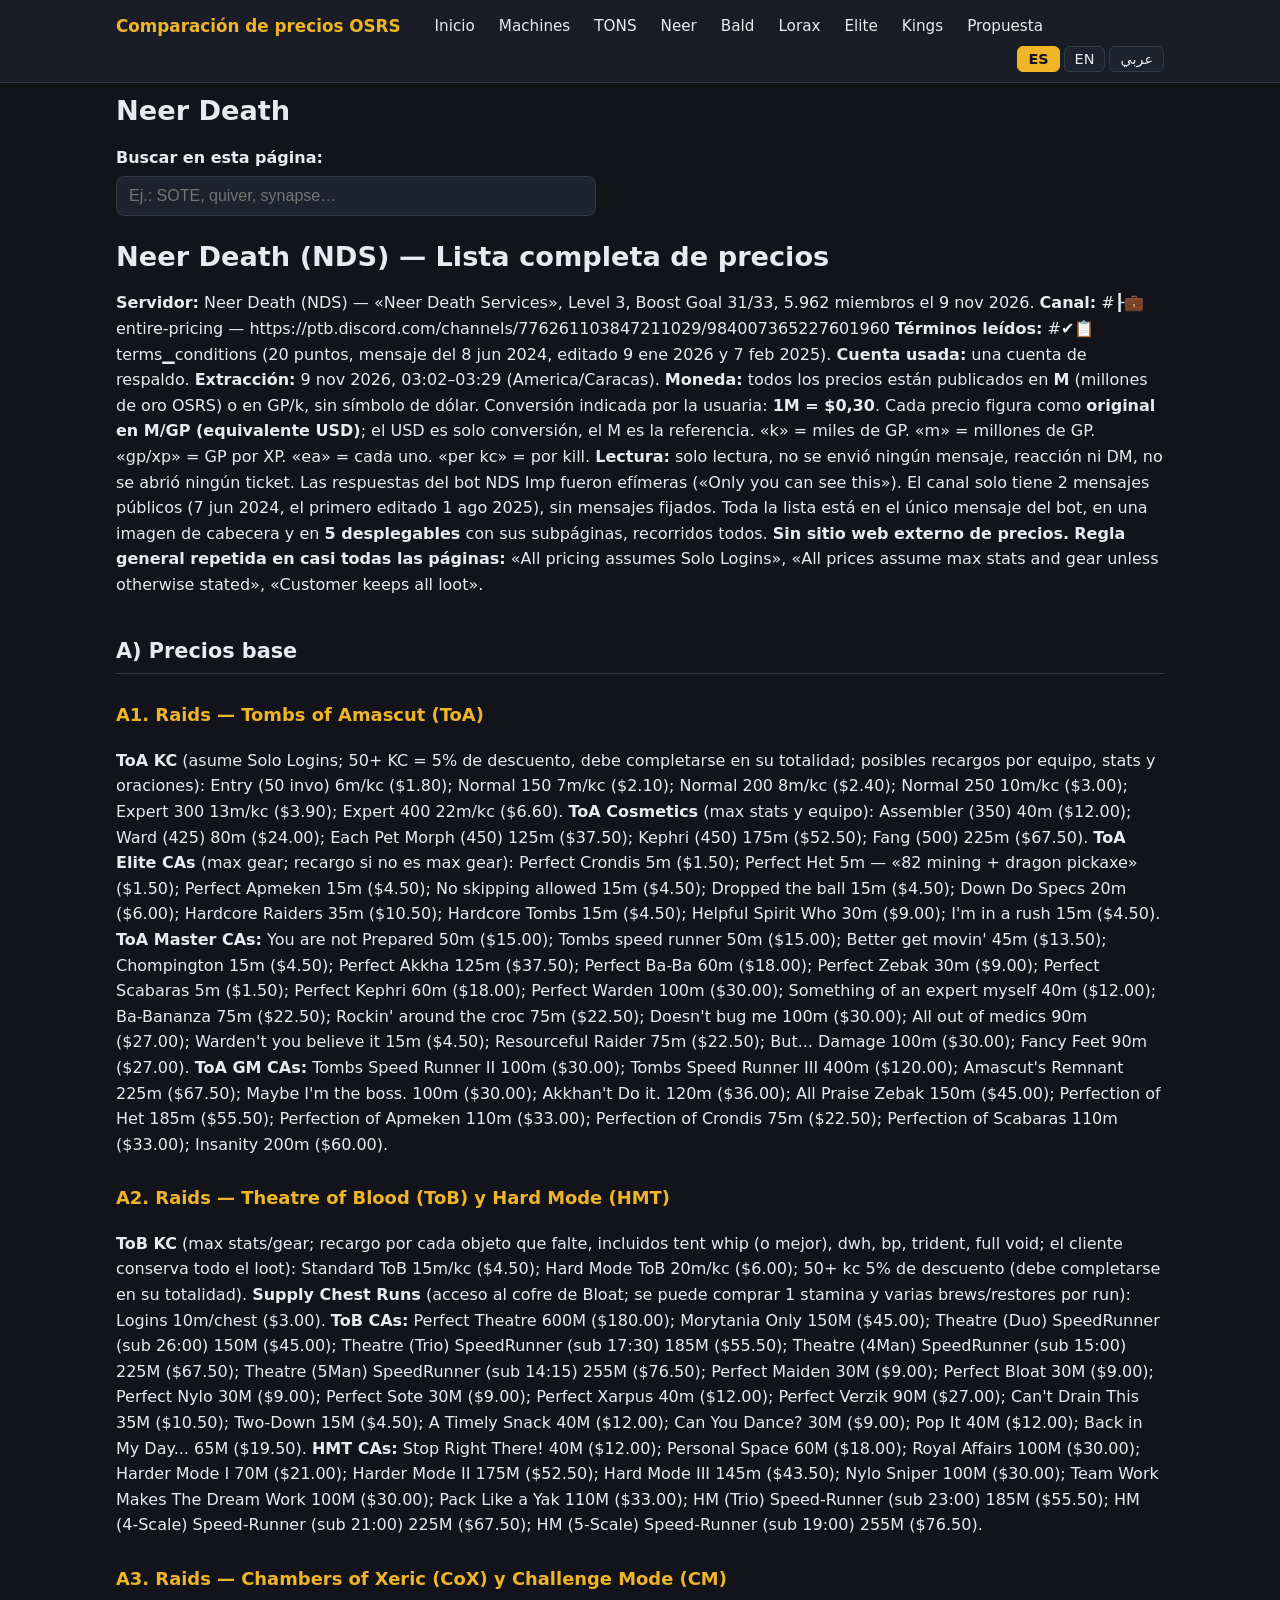
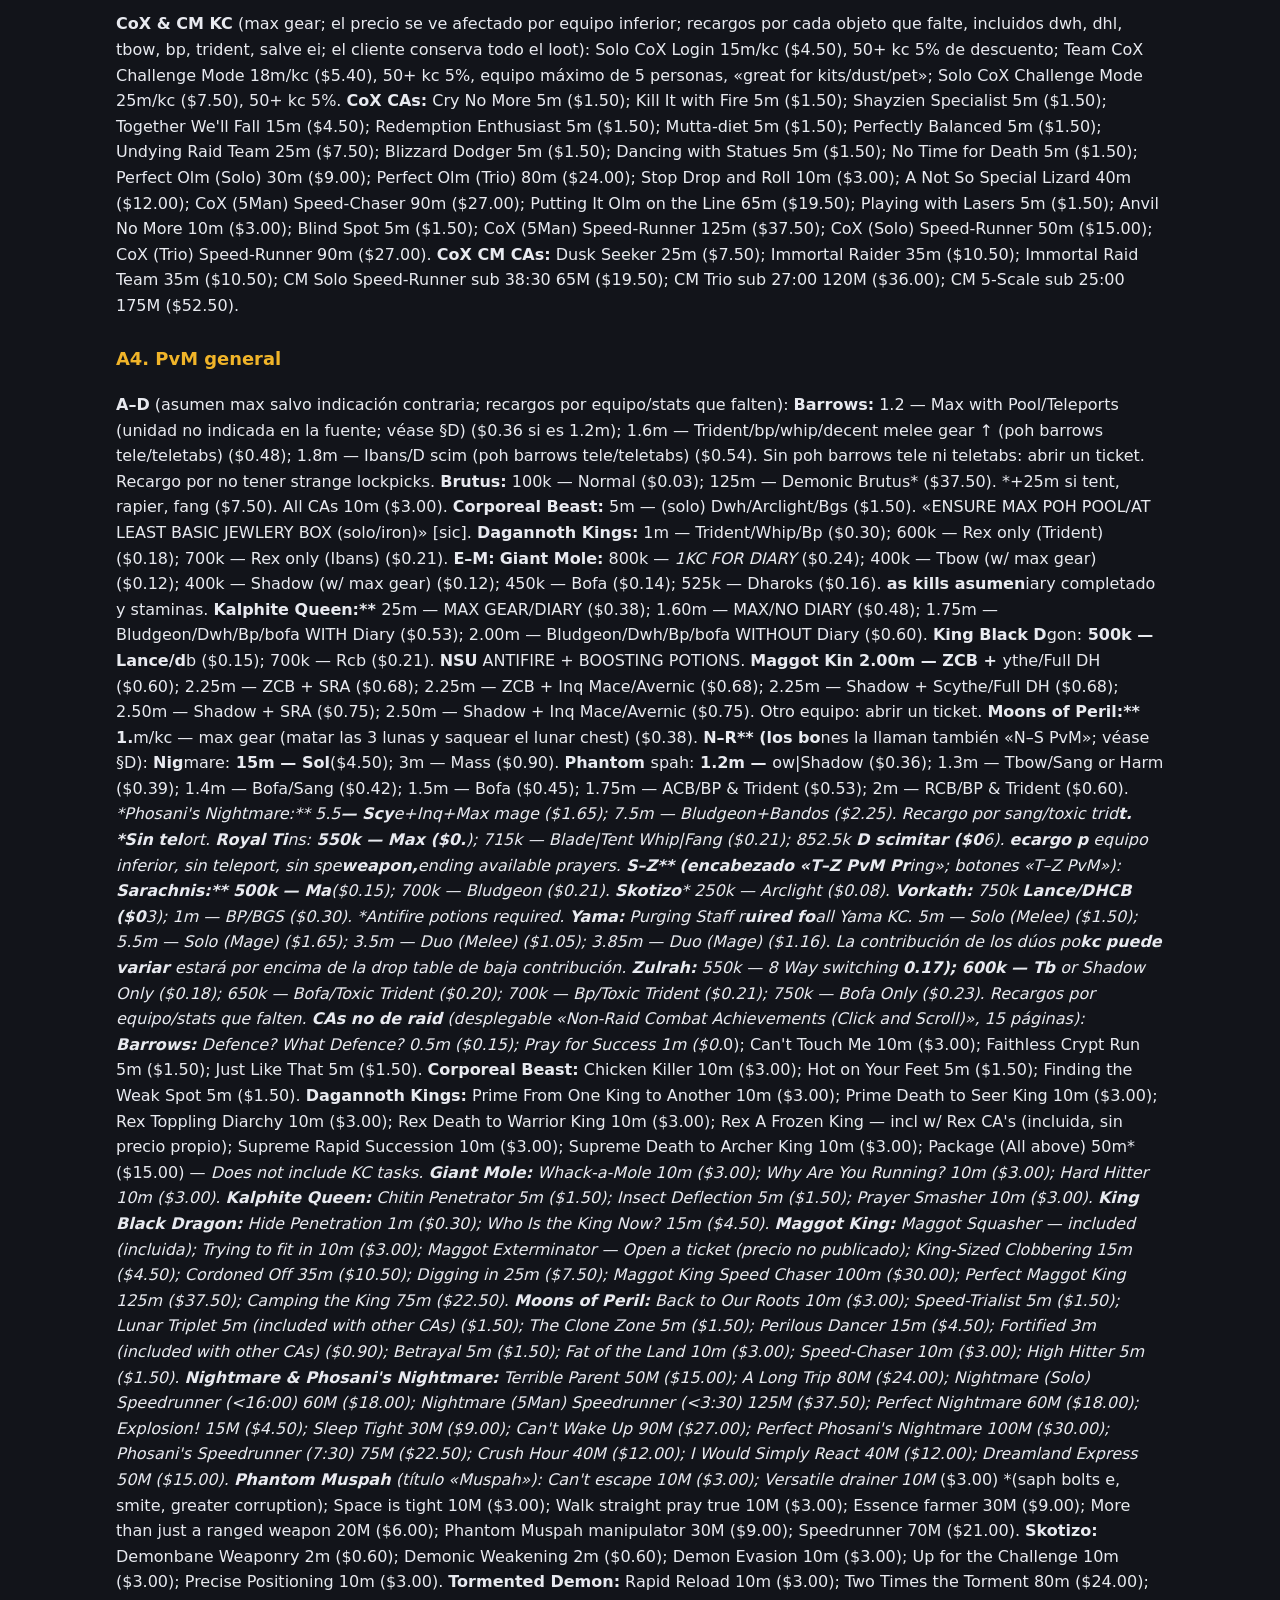
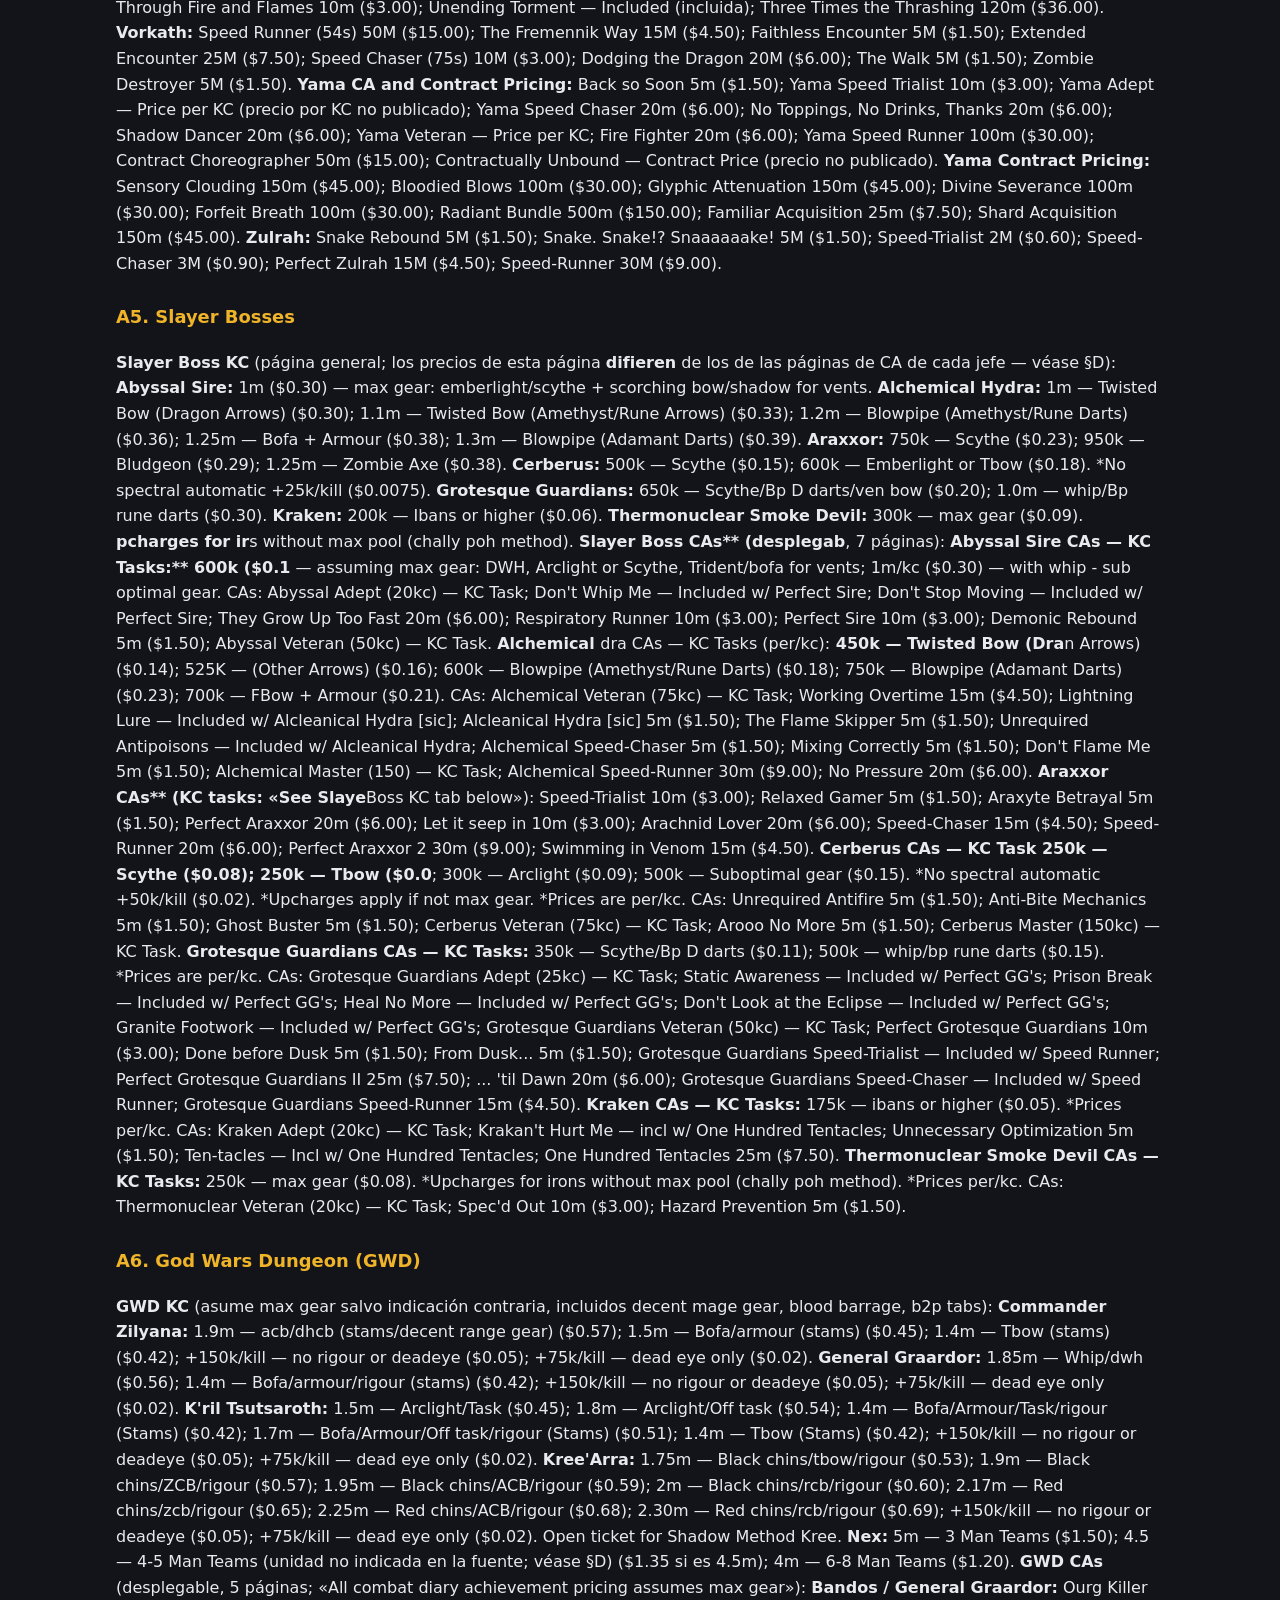
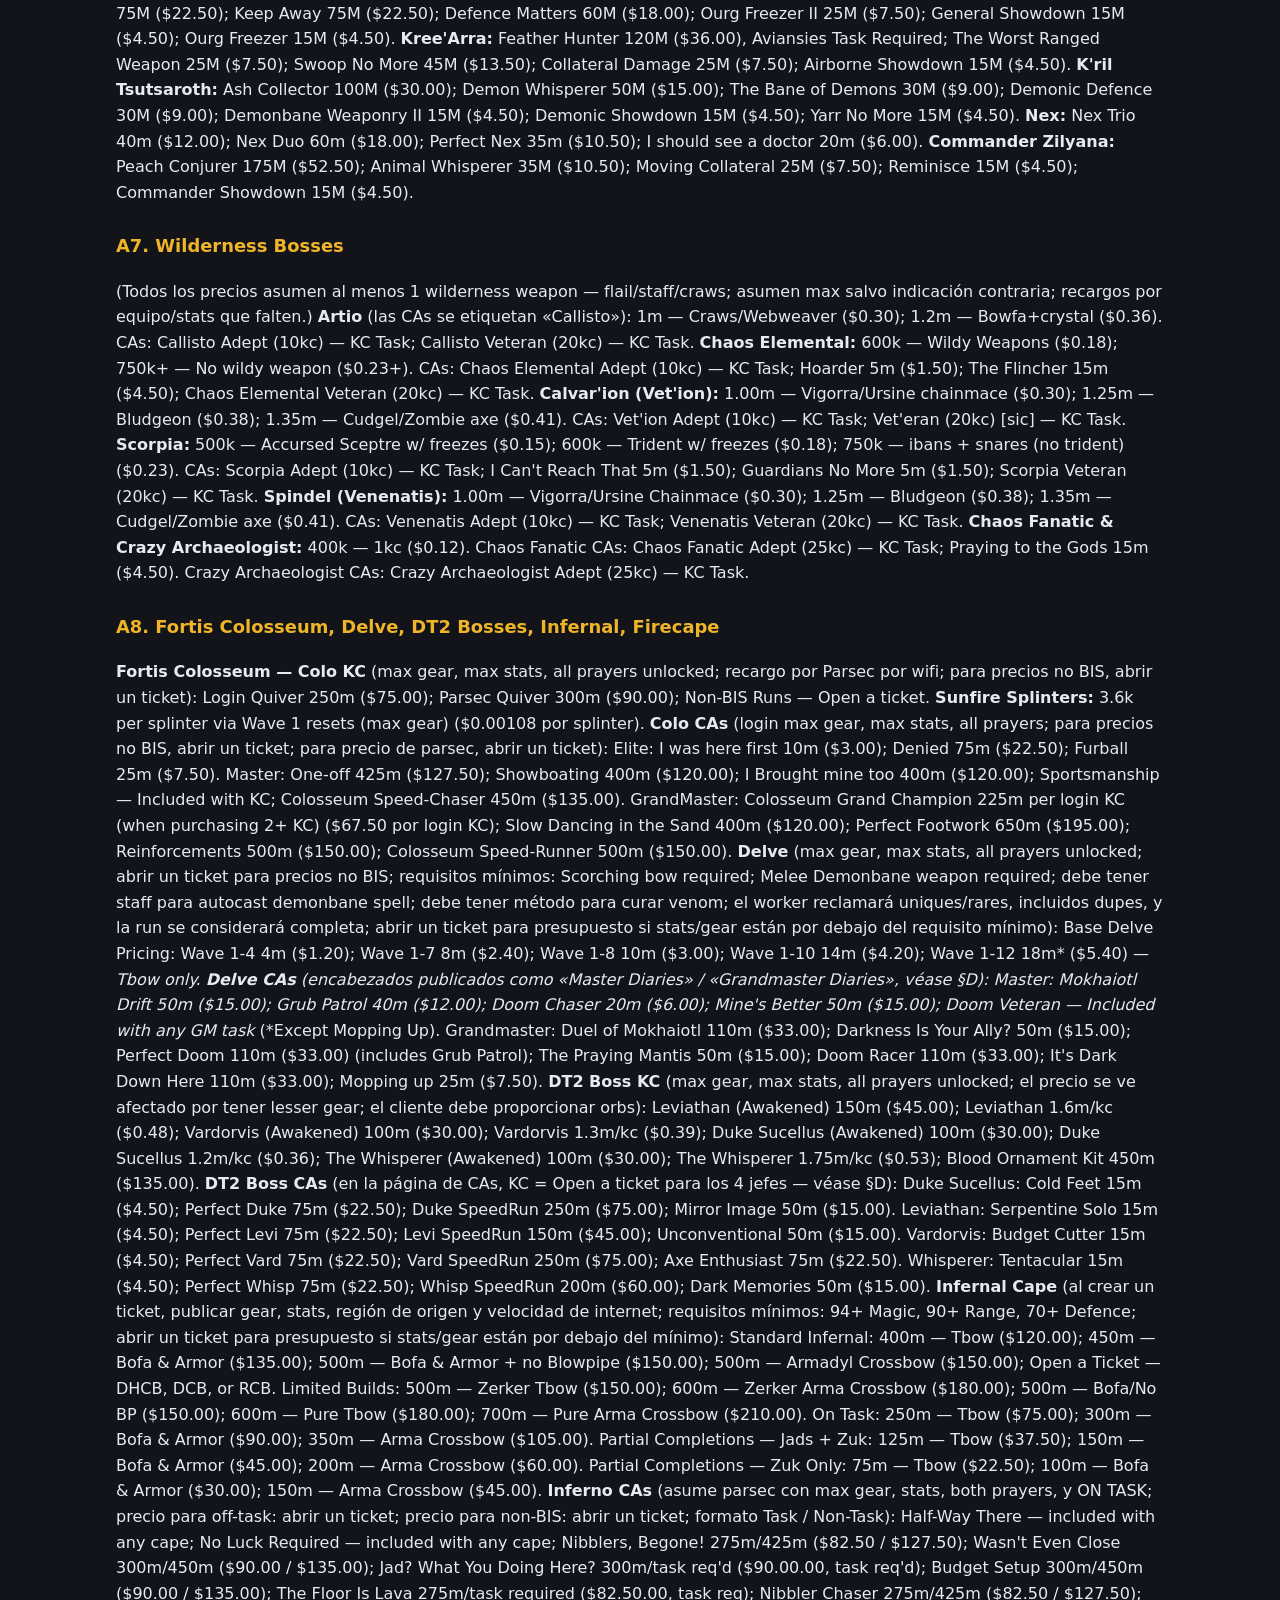
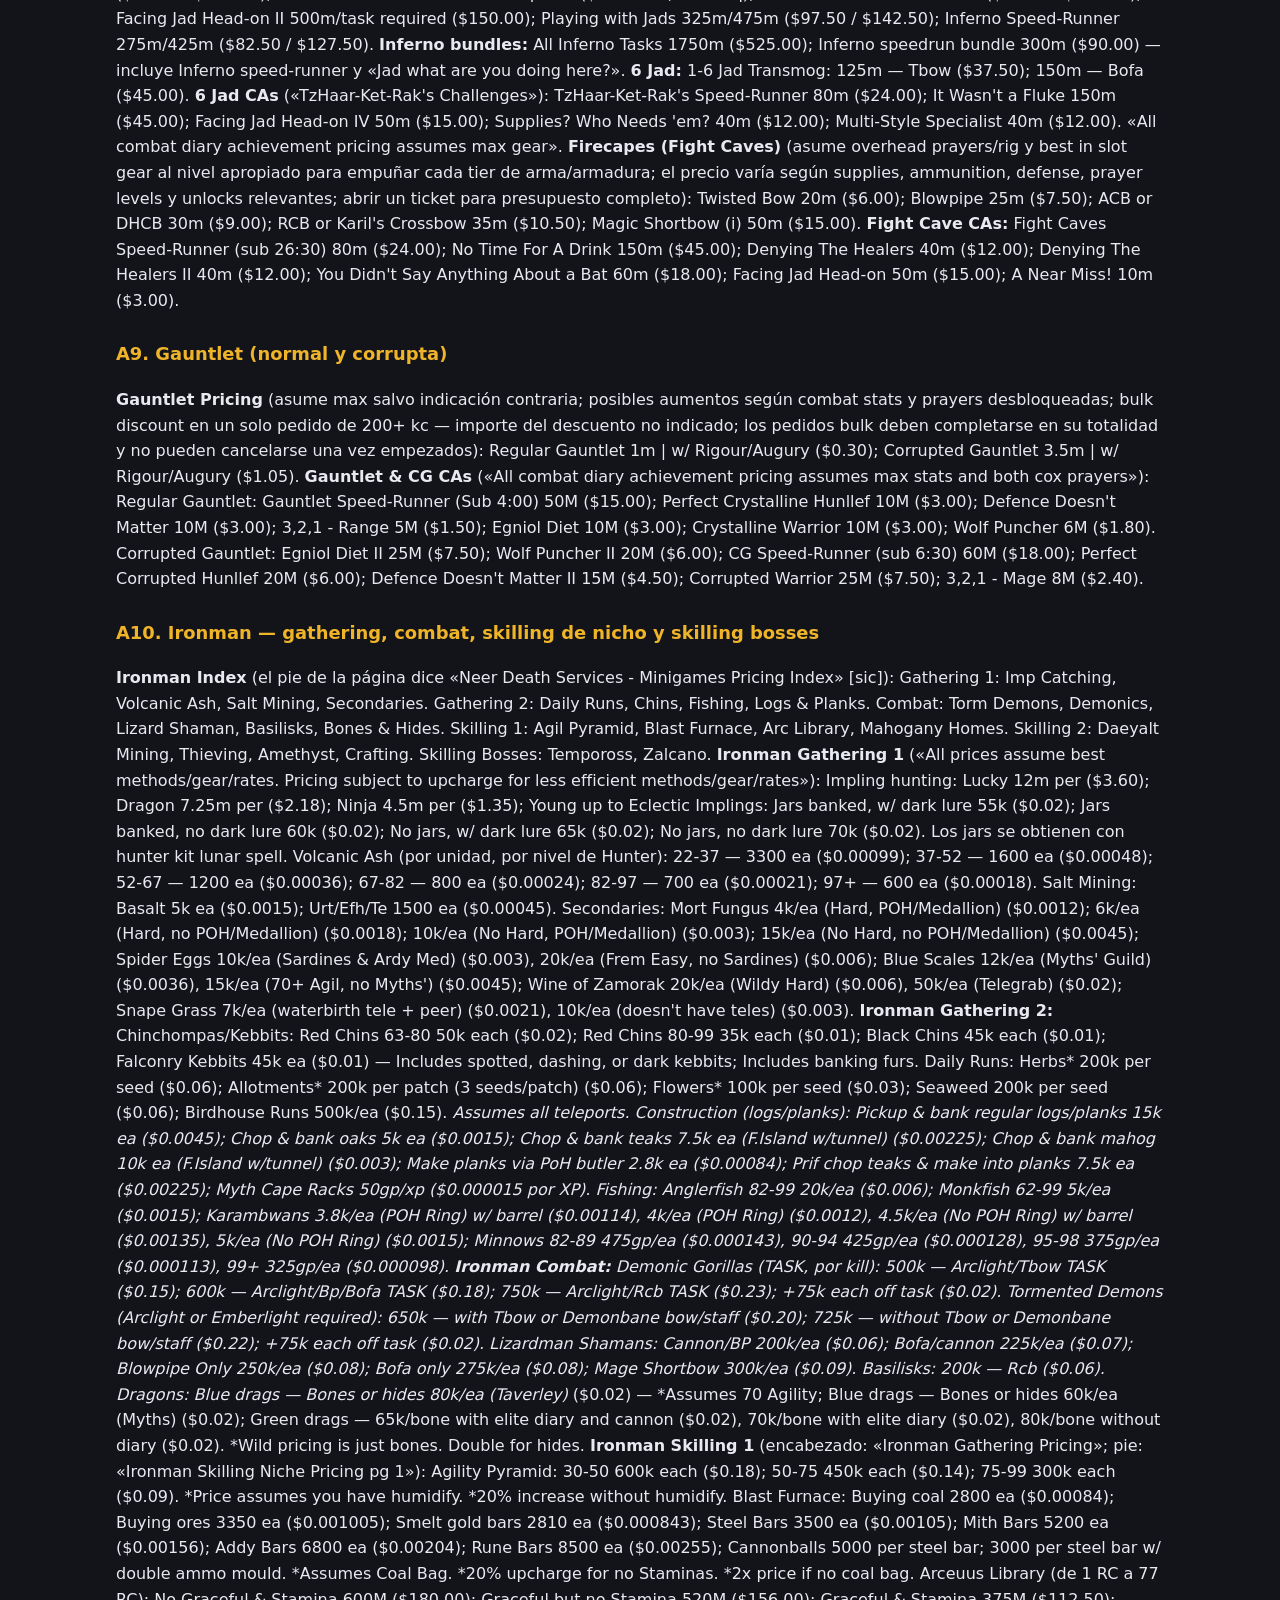
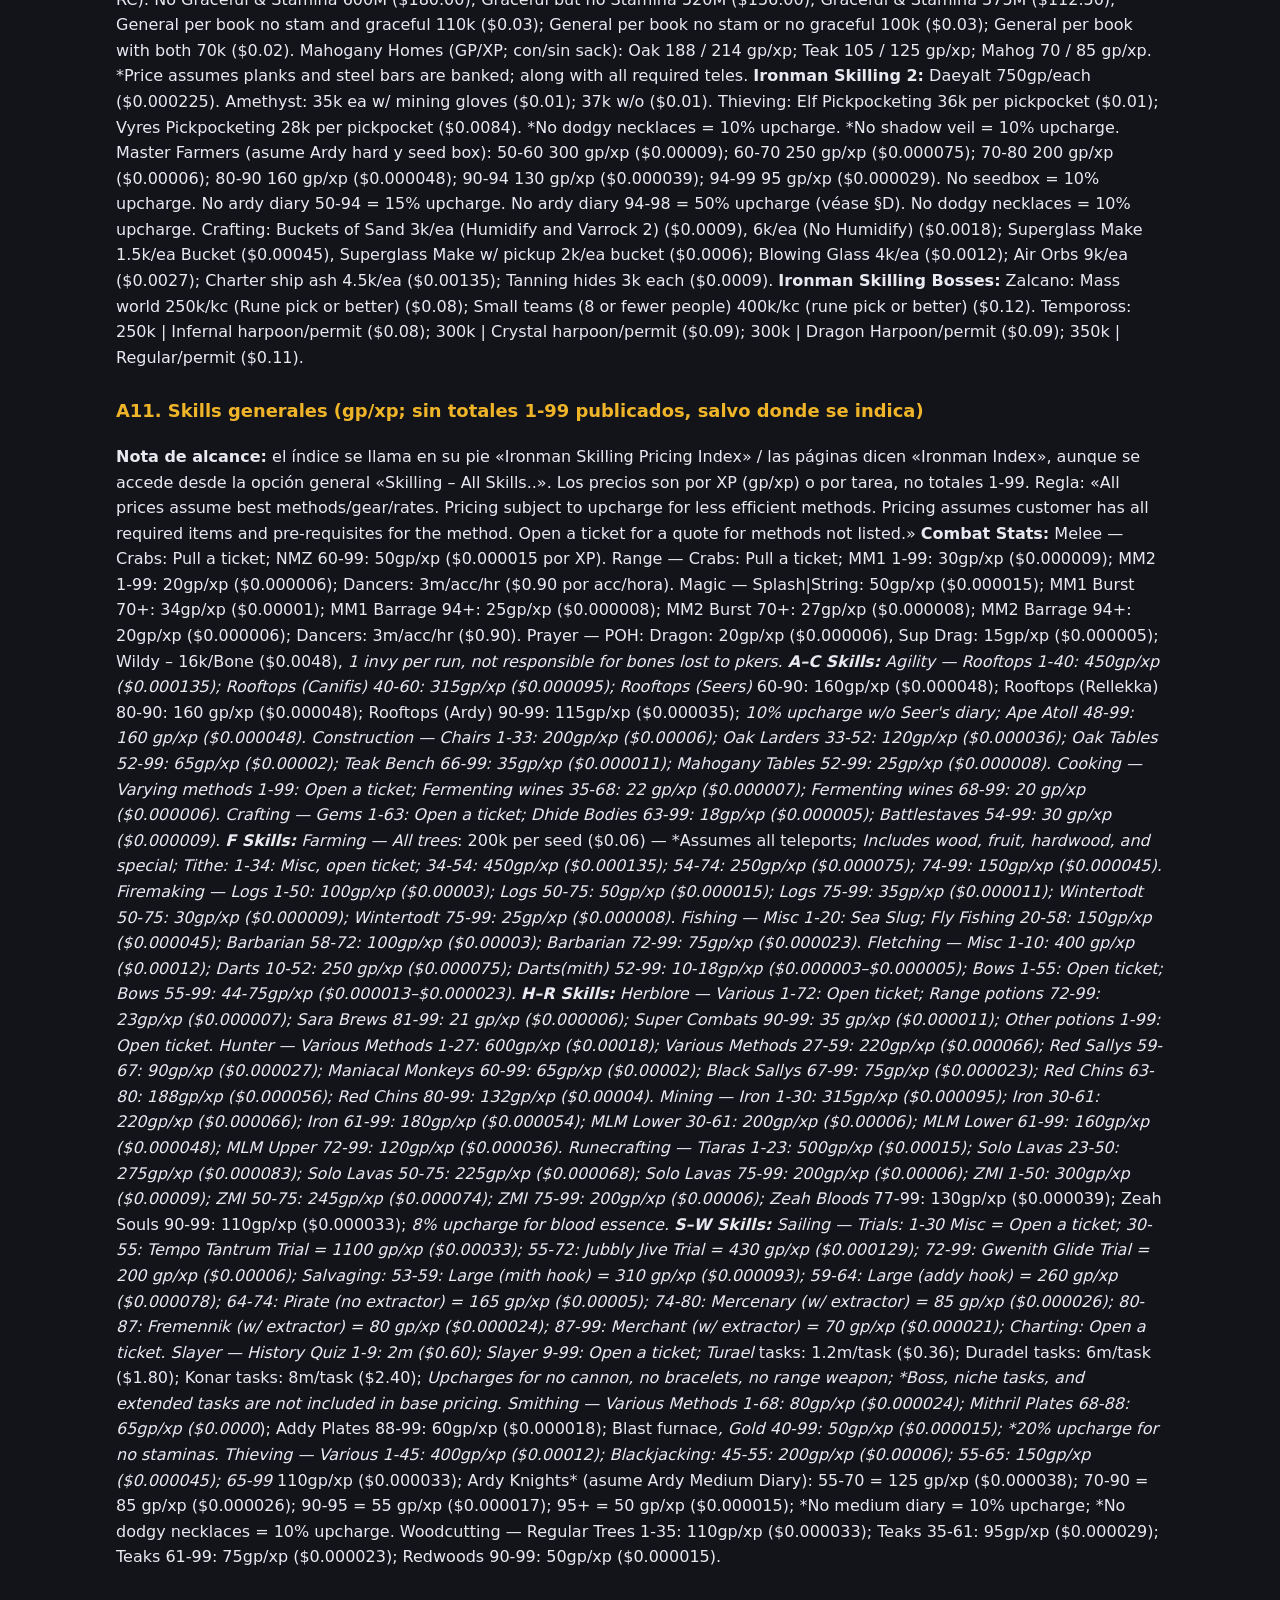
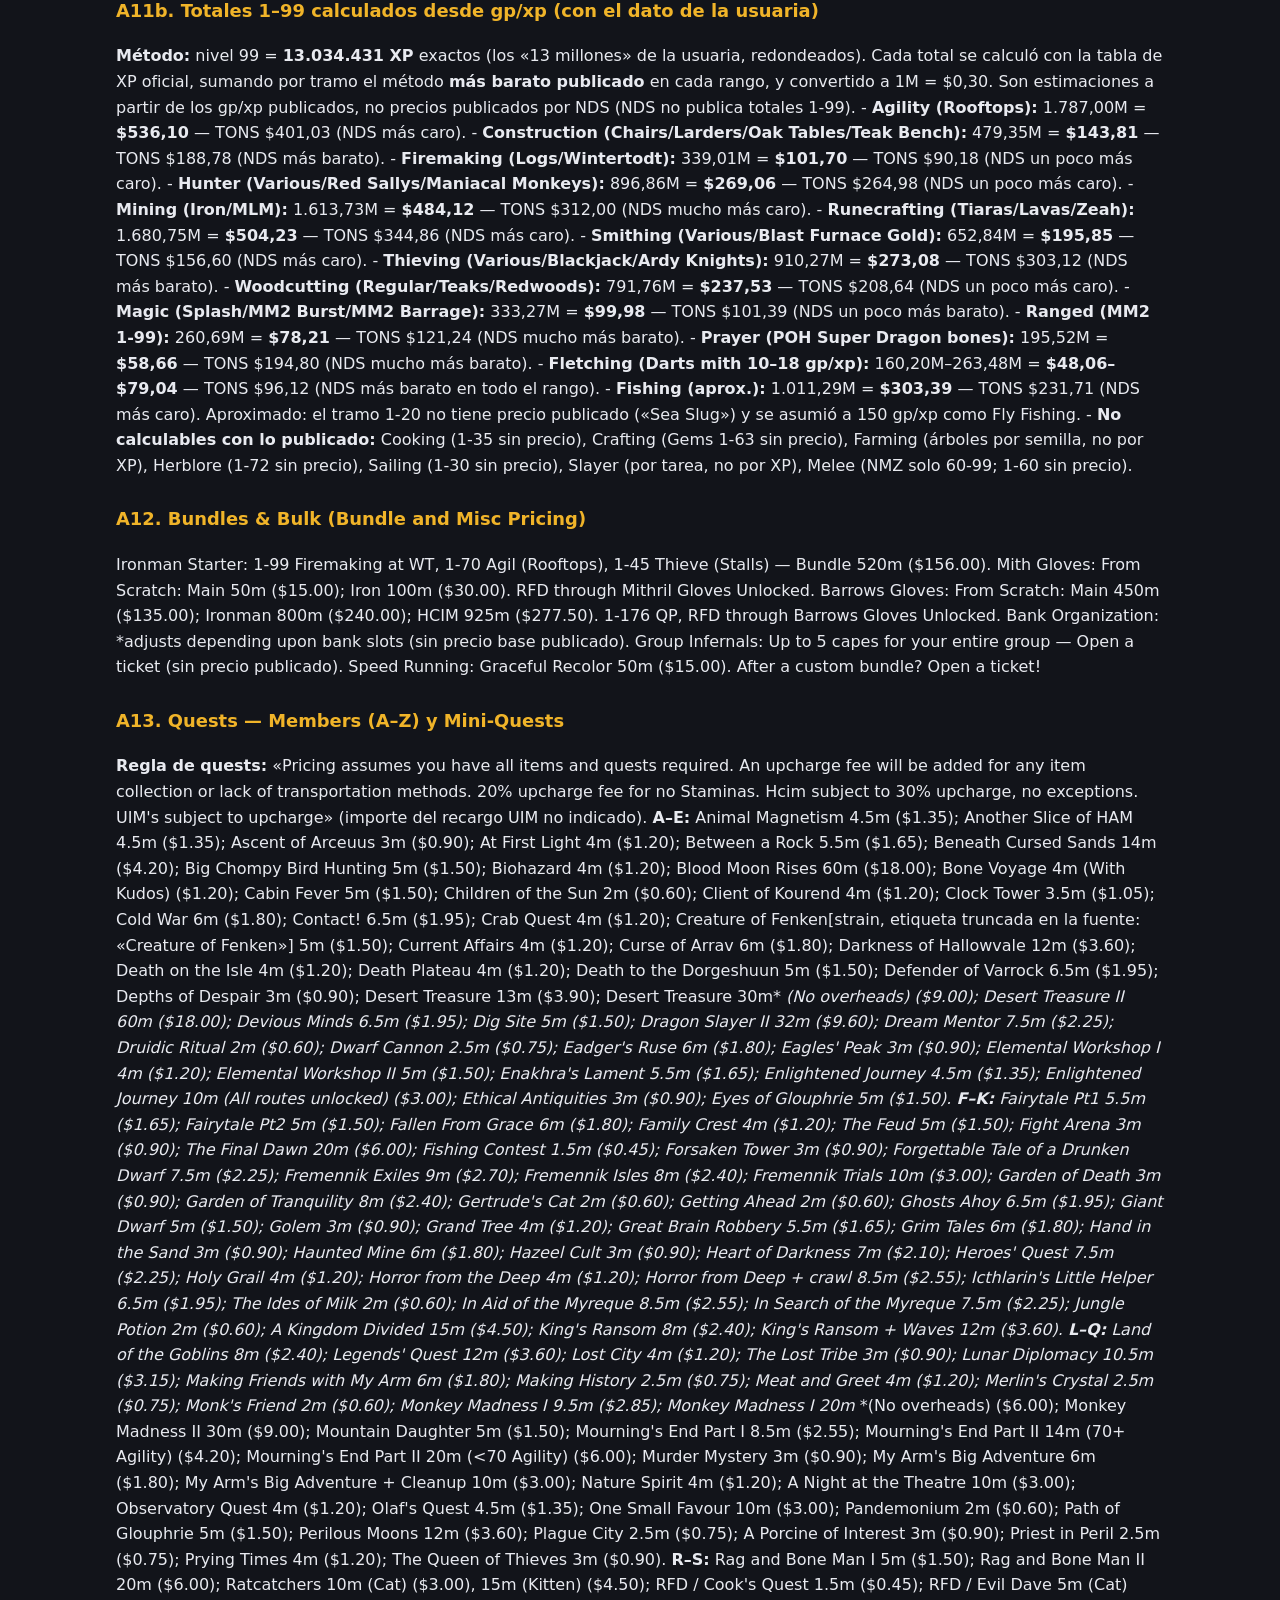
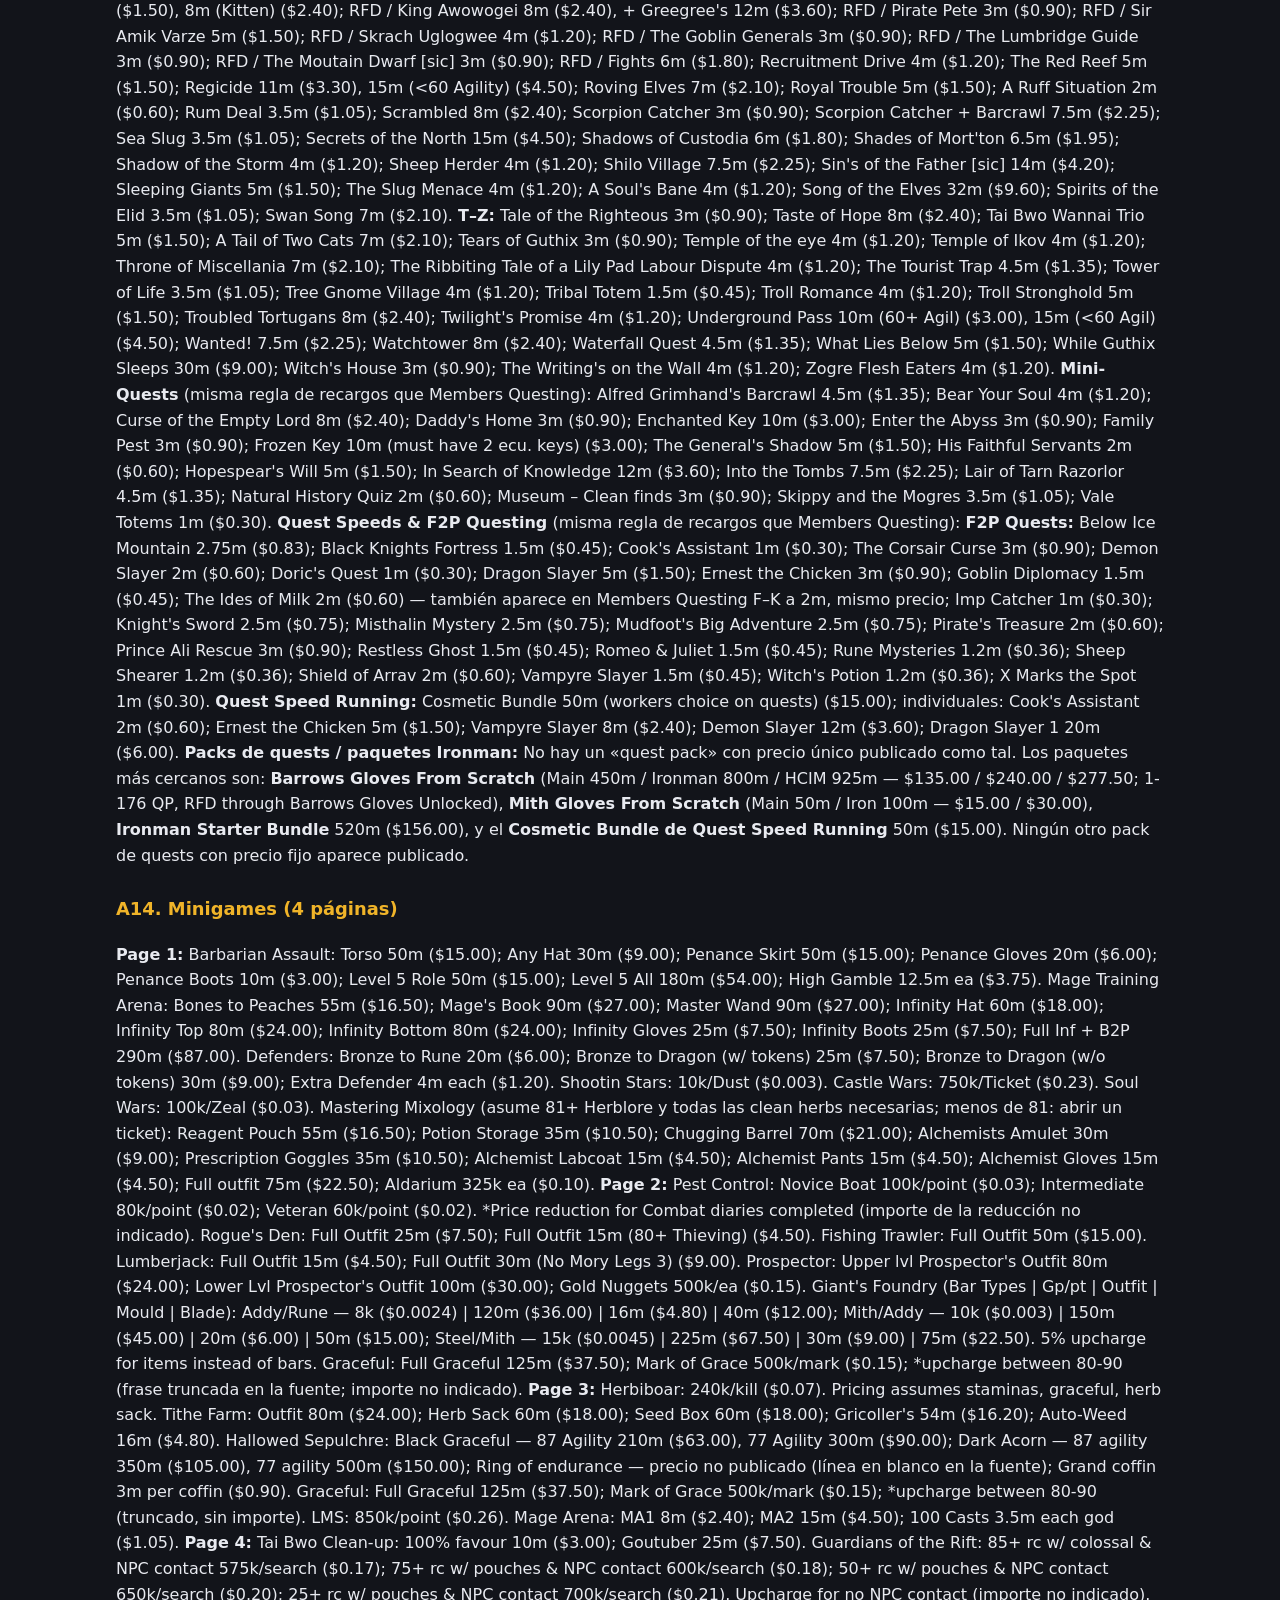
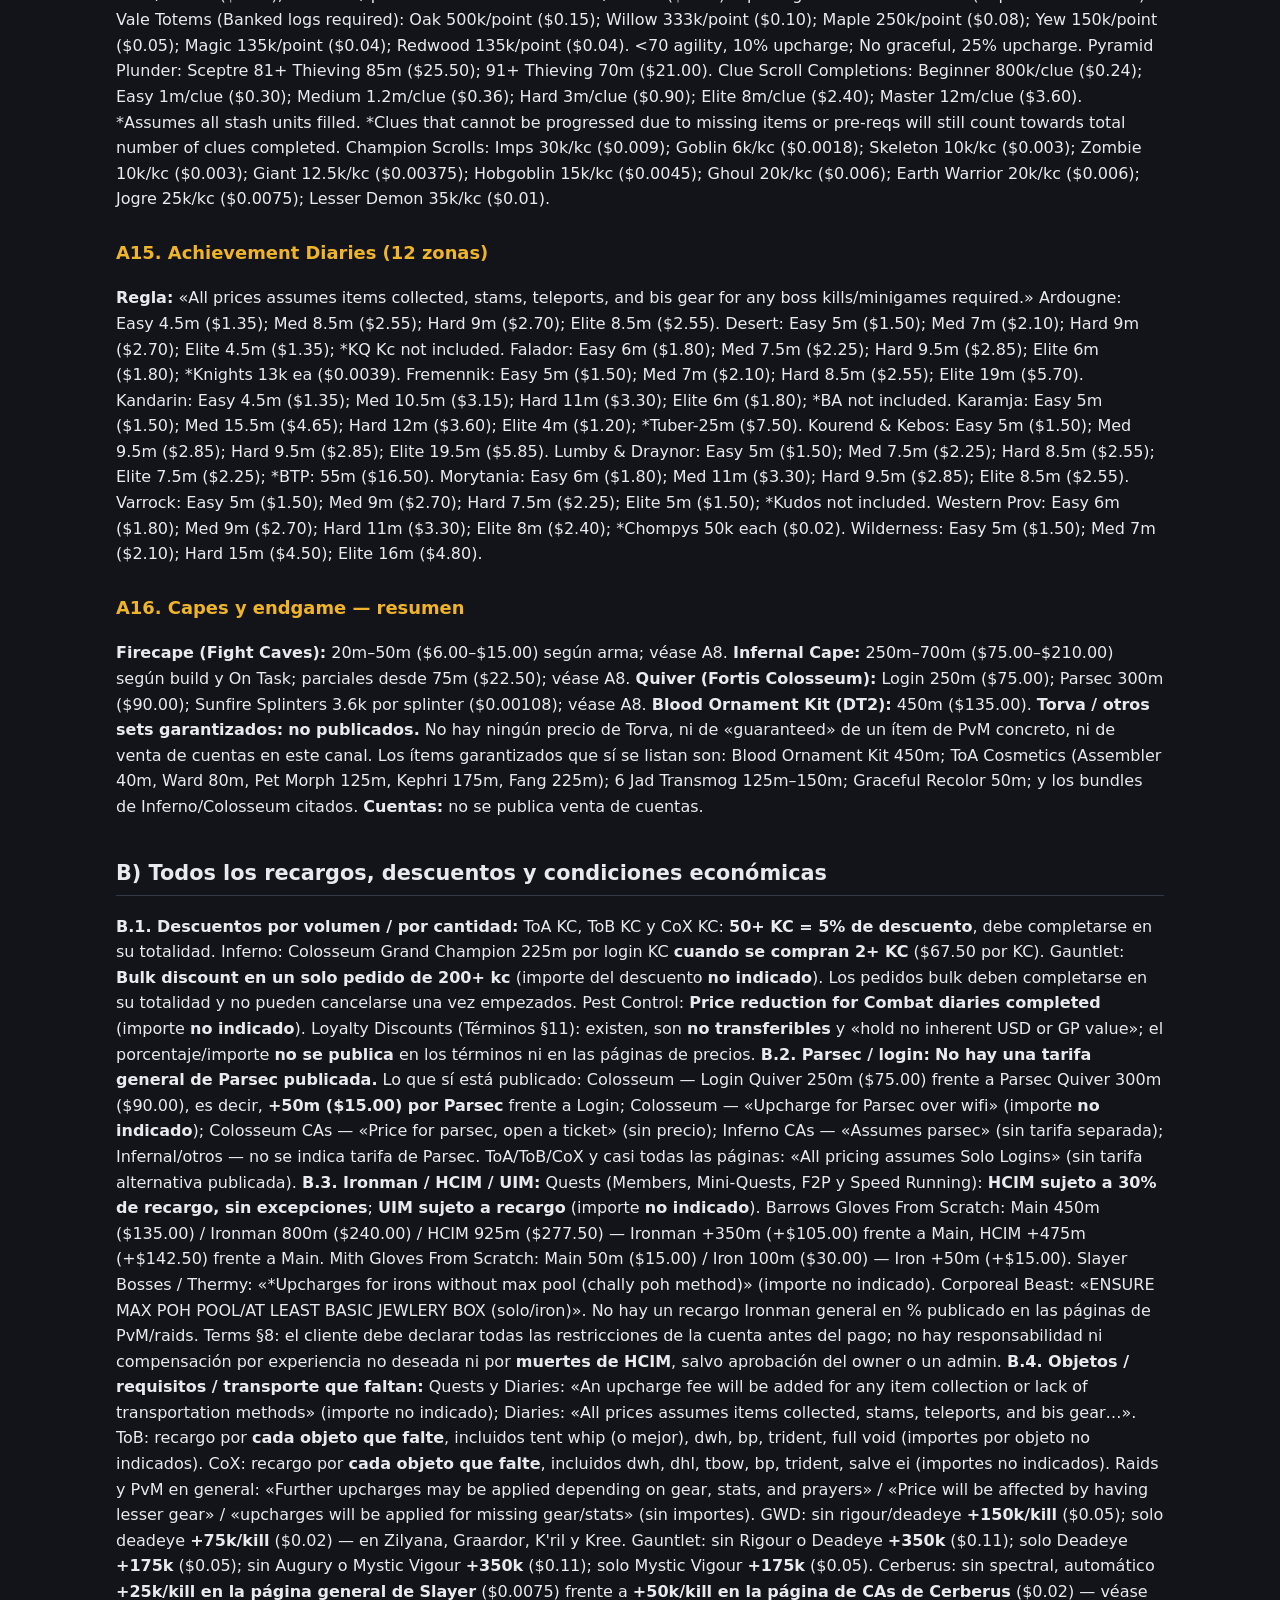
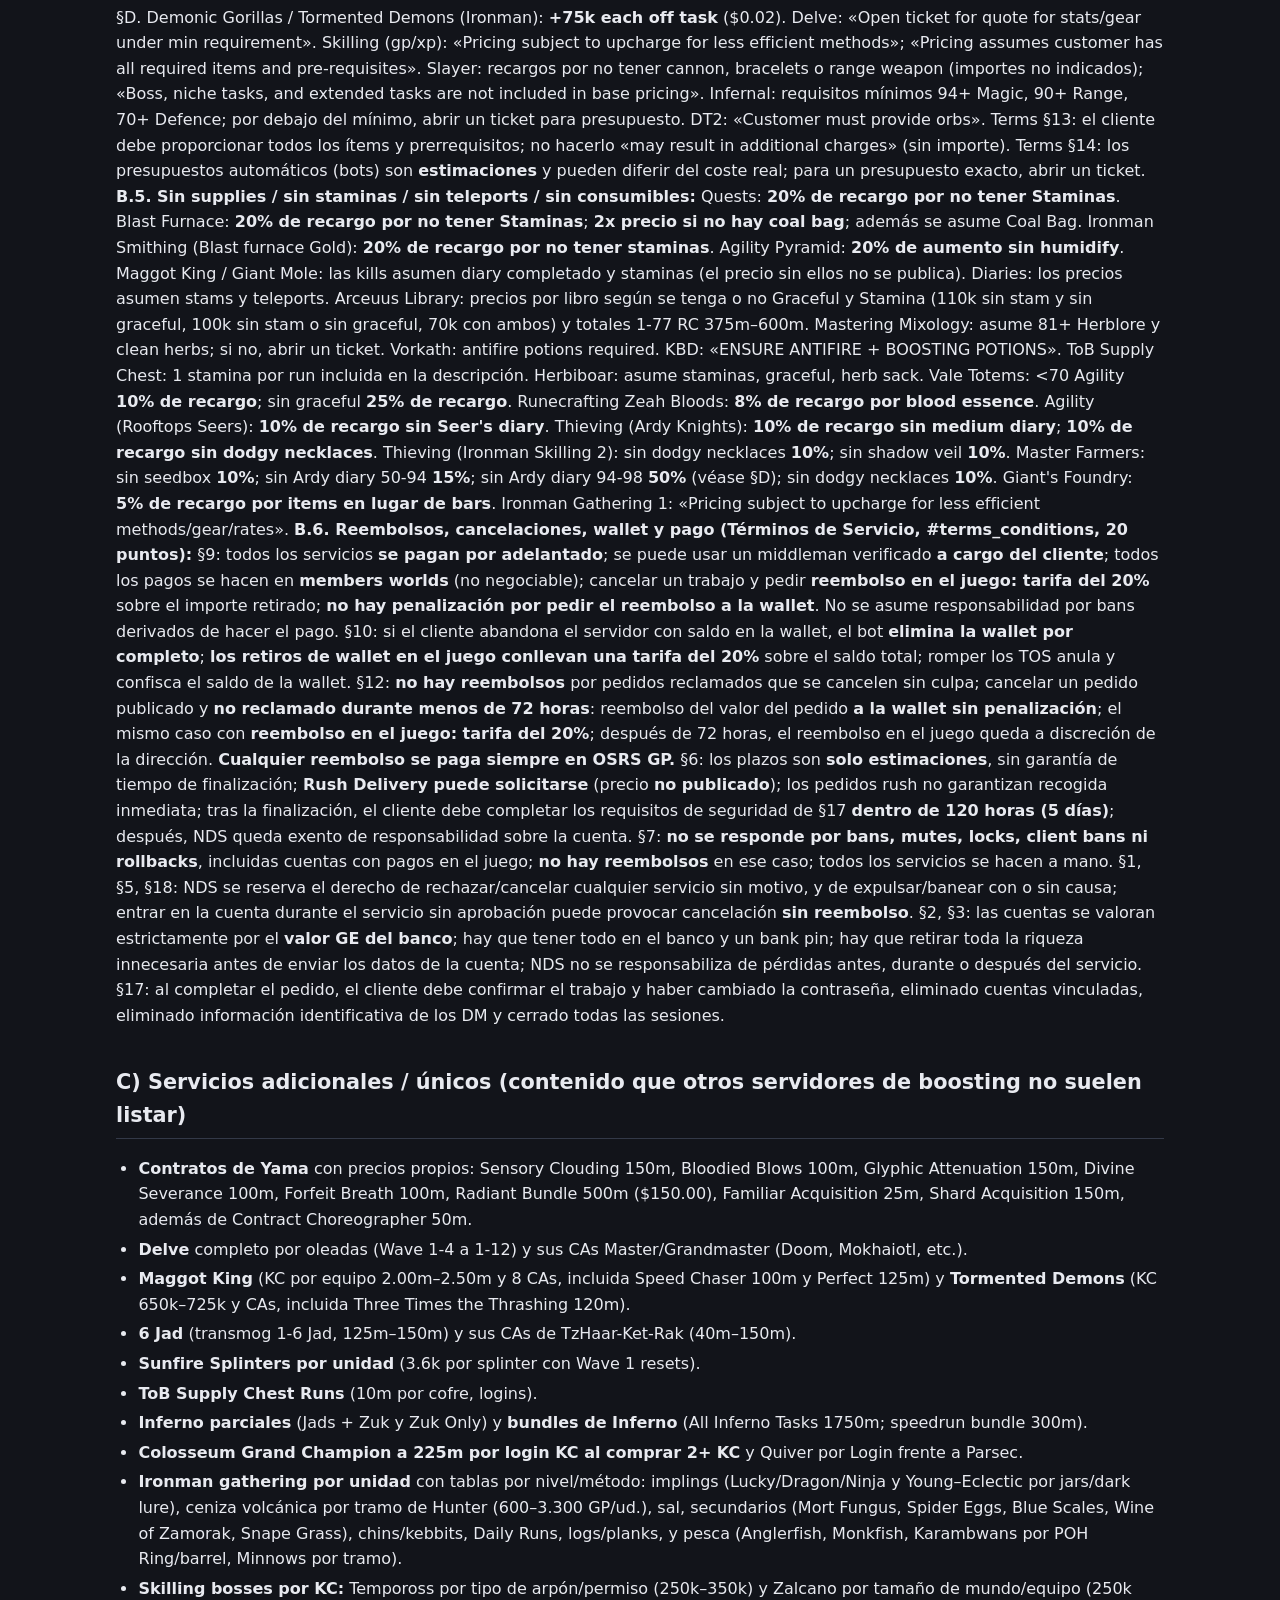
<file: neer.html>
<!DOCTYPE html>
<html lang="es">
<head>
<meta charset="utf-8">
<meta name="viewport" content="width=device-width, initial-scale=1">
<title data-i18n="title_neer">Neer Death — Precios</title>
<link rel="stylesheet" href="style.css">
</head>
<body>
<header class="top">
  <div class="wrap">
    <a class="brand" href="index.html" data-i18n="brand">Comparación de precios OSRS</a>
    <nav><a href="index.html" data-i18n="nav_inicio">Inicio</a><a href="machines.html">Machines</a><a href="tons.html">TONS</a><a href="neer.html">Neer</a><a href="bald.html">Bald</a><a href="lorax.html">Lorax</a><a href="elite.html">Elite</a><a href="kings.html">Kings</a><a href="propuesta.html" data-i18n="nav_propuesta">Propuesta</a></nav>
    
<div class="lang-switch" role="group" aria-label="Idioma / Language / اللغة">
  <button type="button" data-lang="es" class="active" aria-pressed="true">ES</button>
  <button type="button" data-lang="en" aria-pressed="false">EN</button>
  <button type="button" data-lang="ar" aria-pressed="false">عربي</button>
</div>

  </div>
</header>
<main class="wrap">
  <h1>Neer Death</h1>
  
<div class="buscador">
  <label for="buscar" data-i18n="search_label">Buscar en esta página:</label>
  <input type="search" id="buscar" placeholder="Ej.: SOTE, quiver, synapse…" autocomplete="off" data-i18n-placeholder="search_placeholder">
  <p id="sin-resultados" class="sin-resultados" style="display:none" data-i18n="search_noresults">Sin resultados para esa búsqueda.</p>
</div>

  
  <h1 id="neer-death-nds-lista-completa-de-precios" data-i18n-html="b_0791">Neer Death (NDS) — Lista completa de precios</h1>
<p data-i18n-html="b_0410"><strong>Servidor:</strong> Neer Death (NDS) — «Neer Death Services», Level 3, Boost Goal 31/33, 5.962 miembros el 9 nov 2026.
<strong>Canal:</strong> #┠💼entire-pricing — https://ptb.discord.com/channels/776261103847211029/984007365227601960
<strong>Términos leídos:</strong> #✔📋terms▁conditions (20 puntos, mensaje del 8 jun 2024, editado 9 ene 2026 y 7 feb 2025).
<strong>Cuenta usada:</strong> una cuenta de respaldo. <strong>Extracción:</strong> 9 nov 2026, 03:02–03:29 (America/Caracas).
<strong>Moneda:</strong> todos los precios están publicados en <strong>M</strong> (millones de oro OSRS) o en GP/k, sin símbolo de dólar. Conversión indicada por la usuaria: <strong>1M = $0,30</strong>. Cada precio figura como <strong>original en M/GP (equivalente USD)</strong>; el USD es solo conversión, el M es la referencia. «k» = miles de GP. «m» = millones de GP. «gp/xp» = GP por XP. «ea» = cada uno. «per kc» = por kill.
<strong>Lectura:</strong> solo lectura, no se envió ningún mensaje, reacción ni DM, no se abrió ningún ticket. Las respuestas del bot NDS Imp fueron efímeras («Only you can see this»). El canal solo tiene 2 mensajes públicos (7 jun 2024, el primero editado 1 ago 2025), sin mensajes fijados. Toda la lista está en el único mensaje del bot, en una imagen de cabecera y en <strong>5 desplegables</strong> con sus subpáginas, recorridos todos. <strong>Sin sitio web externo de precios.</strong>
<strong>Regla general repetida en casi todas las páginas:</strong> «All pricing assumes Solo Logins», «All prices assume max stats and gear unless otherwise stated», «Customer keeps all loot».</p>
<h2 id="a-precios-base" data-i18n-html="b_0514">A) Precios base</h2>
<h3 id="a1-raids-tombs-of-amascut-toa">A1. Raids — Tombs of Amascut (ToA)</h3>
<p data-i18n-html="b_0462"><strong>ToA KC</strong> (asume Solo Logins; 50+ KC = 5% de descuento, debe completarse en su totalidad; posibles recargos por equipo, stats y oraciones): Entry (50 invo) 6m/kc ($1.80); Normal 150 7m/kc ($2.10); Normal 200 8m/kc ($2.40); Normal 250 10m/kc ($3.00); Expert 300 13m/kc ($3.90); Expert 400 22m/kc ($6.60).
<strong>ToA Cosmetics</strong> (max stats y equipo): Assembler (350) 40m ($12.00); Ward (425) 80m ($24.00); Each Pet Morph (450) 125m ($37.50); Kephri (450) 175m ($52.50); Fang (500) 225m ($67.50).
<strong>ToA Elite CAs</strong> (max gear; recargo si no es max gear): Perfect Crondis 5m ($1.50); Perfect Het 5m — «82 mining + dragon pickaxe» ($1.50); Perfect Apmeken 15m ($4.50); No skipping allowed 15m ($4.50); Dropped the ball 15m ($4.50); Down Do Specs 20m ($6.00); Hardcore Raiders 35m ($10.50); Hardcore Tombs 15m ($4.50); Helpful Spirit Who 30m ($9.00); I'm in a rush 15m ($4.50).
<strong>ToA Master CAs:</strong> You are not Prepared 50m ($15.00); Tombs speed runner 50m ($15.00); Better get movin' 45m ($13.50); Chompington 15m ($4.50); Perfect Akkha 125m ($37.50); Perfect Ba-Ba 60m ($18.00); Perfect Zebak 30m ($9.00); Perfect Scabaras 5m ($1.50); Perfect Kephri 60m ($18.00); Perfect Warden 100m ($30.00); Something of an expert myself 40m ($12.00); Ba-Bananza 75m ($22.50); Rockin' around the croc 75m ($22.50); Doesn't bug me 100m ($30.00); All out of medics 90m ($27.00); Warden't you believe it 15m ($4.50); Resourceful Raider 75m ($22.50); But... Damage 100m ($30.00); Fancy Feet 90m ($27.00).
<strong>ToA GM CAs:</strong> Tombs Speed Runner II 100m ($30.00); Tombs Speed Runner III 400m ($120.00); Amascut's Remnant 225m ($67.50); Maybe I'm the boss. 100m ($30.00); Akkhan't Do it. 120m ($36.00); All Praise Zebak 150m ($45.00); Perfection of Het 185m ($55.50); Perfection of Apmeken 110m ($33.00); Perfection of Crondis 75m ($22.50); Perfection of Scabaras 110m ($33.00); Insanity 200m ($60.00).</p>
<h3 id="a2-raids-theatre-of-blood-tob-y-hard-mode-hmt" data-i18n-html="b_0551">A2. Raids — Theatre of Blood (ToB) y Hard Mode (HMT)</h3>
<p data-i18n-html="b_0468"><strong>ToB KC</strong> (max stats/gear; recargo por cada objeto que falte, incluidos tent whip (o mejor), dwh, bp, trident, full void; el cliente conserva todo el loot): Standard ToB 15m/kc ($4.50); Hard Mode ToB 20m/kc ($6.00); 50+ kc 5% de descuento (debe completarse en su totalidad). <strong>Supply Chest Runs</strong> (acceso al cofre de Bloat; se puede comprar 1 stamina y varias brews/restores por run): Logins 10m/chest ($3.00).
<strong>ToB CAs:</strong> Perfect Theatre 600M ($180.00); Morytania Only 150M ($45.00); Theatre (Duo) SpeedRunner (sub 26:00) 150M ($45.00); Theatre (Trio) SpeedRunner (sub 17:30) 185M ($55.50); Theatre (4Man) SpeedRunner (sub 15:00) 225M ($67.50); Theatre (5Man) SpeedRunner (sub 14:15) 255M ($76.50); Perfect Maiden 30M ($9.00); Perfect Bloat 30M ($9.00); Perfect Nylo 30M ($9.00); Perfect Sote 30M ($9.00); Perfect Xarpus 40m ($12.00); Perfect Verzik 90M ($27.00); Can't Drain This 35M ($10.50); Two-Down 15M ($4.50); A Timely Snack 40M ($12.00); Can You Dance? 30M ($9.00); Pop It 40M ($12.00); Back in My Day... 65M ($19.50).
<strong>HMT CAs:</strong> Stop Right There! 40M ($12.00); Personal Space 60M ($18.00); Royal Affairs 100M ($30.00); Harder Mode I 70M ($21.00); Harder Mode II 175M ($52.50); Hard Mode III 145m ($43.50); Nylo Sniper 100M ($30.00); Team Work Makes The Dream Work 100M ($30.00); Pack Like a Yak 110M ($33.00); HM (Trio) Speed-Runner (sub 23:00) 185M ($55.50); HM (4-Scale) Speed-Runner (sub 21:00) 225M ($67.50); HM (5-Scale) Speed-Runner (sub 19:00) 255M ($76.50).</p>
<h3 id="a3-raids-chambers-of-xeric-cox-y-challenge-mode-cm" data-i18n-html="b_0555">A3. Raids — Chambers of Xeric (CoX) y Challenge Mode (CM)</h3>
<p data-i18n-html="b_0113"><strong>CoX &amp; CM KC</strong> (max gear; el precio se ve afectado por equipo inferior; recargos por cada objeto que falte, incluidos dwh, dhl, tbow, bp, trident, salve ei; el cliente conserva todo el loot): Solo CoX Login 15m/kc ($4.50), 50+ kc 5% de descuento; Team CoX Challenge Mode 18m/kc ($5.40), 50+ kc 5%, equipo máximo de 5 personas, «great for kits/dust/pet»; Solo CoX Challenge Mode 25m/kc ($7.50), 50+ kc 5%.
<strong>CoX CAs:</strong> Cry No More 5m ($1.50); Kill It with Fire 5m ($1.50); Shayzien Specialist 5m ($1.50); Together We'll Fall 15m ($4.50); Redemption Enthusiast 5m ($1.50); Mutta-diet 5m ($1.50); Perfectly Balanced 5m ($1.50); Undying Raid Team 25m ($7.50); Blizzard Dodger 5m ($1.50); Dancing with Statues 5m ($1.50); No Time for Death 5m ($1.50); Perfect Olm (Solo) 30m ($9.00); Perfect Olm (Trio) 80m ($24.00); Stop Drop and Roll 10m ($3.00); A Not So Special Lizard 40m ($12.00); CoX (5Man) Speed-Chaser 90m ($27.00); Putting It Olm on the Line 65m ($19.50); Playing with Lasers 5m ($1.50); Anvil No More 10m ($3.00); Blind Spot 5m ($1.50); CoX (5Man) Speed-Runner 125m ($37.50); CoX (Solo) Speed-Runner 50m ($15.00); CoX (Trio) Speed-Runner 90m ($27.00).
<strong>CoX CM CAs:</strong> Dusk Seeker 25m ($7.50); Immortal Raider 35m ($10.50); Immortal Raid Team 35m ($10.50); CM Solo Speed-Runner sub 38:30 65M ($19.50); CM Trio sub 27:00 120M ($36.00); CM 5-Scale sub 25:00 175M ($52.50).</p>
<h3 id="a4-pvm-general">A4. PvM general</h3>
<p data-i18n-html="b_0071"><strong>A–D</strong> (asumen max salvo indicación contraria; recargos por equipo/stats que falten): <strong>Barrows:</strong> 1.2 — Max with Pool/Teleports (unidad no indicada en la fuente; véase §D) ($0.36 si es 1.2m); 1.6m — Trident/bp/whip/decent melee gear ↑ (poh barrows tele/teletabs) ($0.48); 1.8m — Ibans/D scim (poh barrows tele/teletabs) ($0.54). Sin poh barrows tele ni teletabs: abrir un ticket. Recargo por no tener strange lockpicks. <strong>Brutus:</strong> 100k — Normal ($0.03); 125m — Demonic Brutus* ($37.50). *+25m si tent, rapier, fang ($7.50). All CAs 10m ($3.00). <strong>Corporeal Beast:</strong> 5m — (solo) Dwh/Arclight/Bgs ($1.50). «ENSURE MAX POH POOL/AT LEAST BASIC JEWLERY BOX (solo/iron)» [sic]. <strong>Dagannoth Kings:</strong> 1m — Trident/Whip/Bp ($0.30); 600k — Rex only (Trident) ($0.18); 700k — Rex only (Ibans) ($0.21).
<strong>E–M:</strong> <strong>Giant Mole:</strong> 800k — <em>1KC FOR DIARY</em> ($0.24); 400k — Tbow (w/ max gear) ($0.12); 400k — Shadow (w/ max gear) ($0.12); 450k — Bofa ($0.14); 525k — Dharoks ($0.16). <strong>as kills asumen</strong>iary completado y staminas. <strong>Kalphite Queen:** </strong>25m — MAX GEAR/DIARY ($0.38); 1.60m — MAX/NO DIARY ($0.48); 1.75m — Bludgeon/Dwh/Bp/bofa WITH Diary ($0.53); 2.00m — Bludgeon/Dwh/Bp/bofa WITHOUT Diary ($0.60). <strong>King Black D</strong>gon:<strong> 500k — Lance/d</strong>b ($0.15); 700k — Rcb ($0.21). <strong>NSU</strong> ANTIFIRE + BOOSTING POTIONS. <strong>Maggot Kin</strong><strong> 2.00m — ZCB + </strong>ythe/Full DH ($0.60); 2.25m — ZCB + SRA ($0.68); 2.25m — ZCB + Inq Mace/Avernic ($0.68); 2.25m — Shadow + Scythe/Full DH ($0.68); 2.50m — Shadow + SRA ($0.75); 2.50m — Shadow + Inq Mace/Avernic ($0.75). Otro equipo: abrir un ticket. <strong>Moons of Peril:** 1.</strong>m/kc — max gear (matar las 3 lunas y saquear el lunar chest) ($0.38).
<strong>N–R** (los bo</strong>nes la llaman también «N–S PvM»; véase §D): <strong>Nig</strong>mare:<strong> 15m — Sol</strong>($4.50); 3m — Mass ($0.90). <strong>Phantom </strong>spah:<strong> 1.2m — </strong>ow|Shadow ($0.36); 1.3m — Tbow/Sang or Harm ($0.39); 1.4m — Bofa/Sang ($0.42); 1.5m — Bofa ($0.45); 1.75m — ACB/BP &amp; Trident ($0.53); 2m — RCB/BP &amp; Trident ($0.60). <em>*Phosani's Nightmare:** 5.5<strong>— Scy</strong>e+Inq+Max mage ($1.65); 7.5m — Bludgeon+Bandos ($2.25). <em>Recargo por sang/toxic trid<strong>t. *Sin tel</strong>ort. <strong>Royal Ti</strong>ns:<strong> 550k — Max ($0.</strong>); 715k — Blade|Tent Whip|Fang ($0.21); 852.5k<strong> D scimitar ($0</strong>6). <strong>ecargo p</strong> equipo inferior, sin teleport, sin spe<strong></strong><strong></strong><strong></strong><strong></strong><strong></strong></em><strong>weapon,</strong>ending available prayers.
<strong>S–Z** (encabezado «T–Z PvM Pr</strong>ing»; botones «T–Z PvM»): <strong>Sarachnis:** 500k — Ma</strong>($0.15); 700k — Bludgeon ($0.21). <strong>Skotizo</strong>* 250k — Arclight ($0.08). <strong>Vorkath:</strong> 750k <strong>Lance/DHCB ($0</strong>3); 1m — BP/BGS ($0.30). *Antifire potions required. <strong>Yama:</strong> Purging Staff r<strong>uired fo</strong>all Yama KC. 5m — Solo (Melee) ($1.50); 5.5m — Solo (Mage) ($1.65); 3.5m — Duo (Melee) ($1.05); 3.85m — Duo (Mage) ($1.16). La contribución de los dúos po<strong>kc puede variar </strong>estará por encima de la drop table de baja contribución. <strong>Zulrah:</strong> 550k — 8 Way switching <strong>0.17); 600k — Tb</strong> or Shadow Only ($0.18); 650k — Bofa/Toxic Trident ($0.20); 700k — Bp/Toxic Trident ($0.21); 750k — Bofa Only ($0.23). Recargos por equipo/stats que falten.
<strong>CAs no de raid</strong> (desplegable «Non-Raid Combat Achievements (Click and Scroll)», 15 páginas): <strong>Barrows:</strong> Defence? What Defence? 0.5m ($0.15); Pray for Success 1m ($0.</em>0); Can't Touch Me 10m ($3.00); Faithless Crypt Run 5m ($1.50); Just Like That 5m ($1.50). <strong>Corporeal Beast:</strong> Chicken Killer 10m ($3.00); Hot on Your Feet 5m ($1.50); Finding the Weak Spot 5m ($1.50). <strong>Dagannoth Kings:</strong> Prime From One King to Another 10m ($3.00); Prime Death to Seer King 10m ($3.00); Rex Toppling Diarchy 10m ($3.00); Rex Death to Warrior King 10m ($3.00); Rex A Frozen King — incl w/ Rex CA's (incluida, sin precio propio); Supreme Rapid Succession 10m ($3.00); Supreme Death to Archer King 10m ($3.00); Package (All above) 50m* ($15.00) — <em>Does not include KC tasks. <strong>Giant Mole:</strong> Whack-a-Mole 10m ($3.00); Why Are You Running? 10m ($3.00); Hard Hitter 10m ($3.00). <strong>Kalphite Queen:</strong> Chitin Penetrator 5m ($1.50); Insect Deflection 5m ($1.50); Prayer Smasher 10m ($3.00). <strong>King Black Dragon:</strong> Hide Penetration 1m ($0.30); Who Is the King Now? 15m ($4.50). <strong>Maggot King:</strong> Maggot Squasher — included (incluida); Trying to fit in 10m ($3.00); Maggot Exterminator — Open a ticket (precio no publicado); King-Sized Clobbering 15m ($4.50); Cordoned Off 35m ($10.50); Digging in 25m ($7.50); Maggot King Speed Chaser 100m ($30.00); Perfect Maggot King 125m ($37.50); Camping the King 75m ($22.50). <strong>Moons of Peril:</strong> Back to Our Roots 10m ($3.00); Speed-Trialist 5m ($1.50); Lunar Triplet 5m (included with other CAs) ($1.50); The Clone Zone 5m ($1.50); Perilous Dancer 15m ($4.50); Fortified 3m (included with other CAs) ($0.90); Betrayal 5m ($1.50); Fat of the Land 10m ($3.00); Speed-Chaser 10m ($3.00); High Hitter 5m ($1.50). <strong>Nightmare &amp; Phosani's Nightmare:</strong> Terrible Parent 50M ($15.00); A Long Trip 80M ($24.00); Nightmare (Solo) Speedrunner (&lt;16:00) 60M ($18.00); Nightmare (5Man) Speedrunner (&lt;3:30) 125M ($37.50); Perfect Nightmare 60M ($18.00); Explosion! 15M ($4.50); Sleep Tight 30M ($9.00); Can't Wake Up 90M ($27.00); Perfect Phosani's Nightmare 100M ($30.00); Phosani's Speedrunner (7:30) 75M ($22.50); Crush Hour 40M ($12.00); I Would Simply React 40M ($12.00); Dreamland Express 50M ($15.00). <strong>Phantom Muspah</strong> (título «Muspah»): Can't escape 10M ($3.00); Versatile drainer 10M</em> ($3.00) *(saph bolts e, smite, greater corruption); Space is tight 10M ($3.00); Walk straight pray true 10M ($3.00); Essence farmer 30M ($9.00); More than just a ranged weapon 20M ($6.00); Phantom Muspah manipulator 30M ($9.00); Speedrunner 70M ($21.00). <strong>Skotizo:</strong> Demonbane Weaponry 2m ($0.60); Demonic Weakening 2m ($0.60); Demon Evasion 10m ($3.00); Up for the Challenge 10m ($3.00); Precise Positioning 10m ($3.00). <strong>Tormented Demon:</strong> Rapid Reload 10m ($3.00); Two Times the Torment 80m ($24.00); Through Fire and Flames 10m ($3.00); Unending Torment — Included (incluida); Three Times the Thrashing 120m ($36.00). <strong>Vorkath:</strong> Speed Runner (54s) 50M ($15.00); The Fremennik Way 15M ($4.50); Faithless Encounter 5M ($1.50); Extended Encounter 25M ($7.50); Speed Chaser (75s) 10M ($3.00); Dodging the Dragon 20M ($6.00); The Walk 5M ($1.50); Zombie Destroyer 5M ($1.50). <strong>Yama CA and Contract Pricing:</strong> Back so Soon 5m ($1.50); Yama Speed Trialist 10m ($3.00); Yama Adept — Price per KC (precio por KC no publicado); Yama Speed Chaser 20m ($6.00); No Toppings, No Drinks, Thanks 20m ($6.00); Shadow Dancer 20m ($6.00); Yama Veteran — Price per KC; Fire Fighter 20m ($6.00); Yama Speed Runner 100m ($30.00); Contract Choreographer 50m ($15.00); Contractually Unbound — Contract Price (precio no publicado). <strong>Yama Contract Pricing:</strong> Sensory Clouding 150m ($45.00); Bloodied Blows 100m ($30.00); Glyphic Attenuation 150m ($45.00); Divine Severance 100m ($30.00); Forfeit Breath 100m ($30.00); Radiant Bundle 500m ($150.00); Familiar Acquisition 25m ($7.50); Shard Acquisition 150m ($45.00). <strong>Zulrah:</strong> Snake Rebound 5M ($1.50); Snake. Snake!? Snaaaaaake! 5M ($1.50); Speed-Trialist 2M ($0.60); Speed-Chaser 3M ($0.90); Perfect Zulrah 15M ($4.50); Speed-Runner 30M ($9.00).</p>
<h3 id="a5-slayer-bosses">A5. Slayer Bosses</h3>
<p data-i18n-html="b_0426"><strong>Slayer Boss KC</strong> (página general; los precios de esta página <strong>difieren</strong> de los de las páginas de CA de cada jefe — véase §D): <strong>Abyssal Sire:</strong> 1m ($0.30) — max gear: emberlight/scythe + scorching bow/shadow for vents. <strong>Alchemical Hydra:</strong> 1m — Twisted Bow (Dragon Arrows) ($0.30); 1.1m — Twisted Bow (Amethyst/Rune Arrows) ($0.33); 1.2m — Blowpipe (Amethyst/Rune Darts) ($0.36); 1.25m — Bofa + Armour ($0.38); 1.3m — Blowpipe (Adamant Darts) ($0.39). <strong>Araxxor:</strong> 750k — Scythe ($0.23); 950k — Bludgeon ($0.29); 1.25m — Zombie Axe ($0.38). <strong>Cerberus:</strong> 500k — Scythe ($0.15); 600k — Emberlight or Tbow ($0.18). *No spectral automatic +25k/kill ($0.0075). <strong>Grotesque Guardians:</strong> 650k — Scythe/Bp D darts/ven bow ($0.20); 1.0m — whip/Bp rune darts ($0.30). <strong>Kraken:</strong> 200k — Ibans or higher ($0.06). <strong>Thermonuclear Smoke Devil:</strong> 300k — max gear ($0.09). <strong>pcharges for ir</strong>s without max pool (chally poh method).
<strong>Slayer Boss CAs** (desplegab</strong>, 7 páginas): <strong>Abyssal Sire CAs — KC Tasks:** 600k ($0.1</strong> — assuming max gear: DWH, Arclight or Scythe, Trident/bofa for vents; 1m/kc ($0.30) — with whip - sub optimal gear. CAs: Abyssal Adept (20kc) — KC Task; Don't Whip Me — Included w/ Perfect Sire; Don't Stop Moving — Included w/ Perfect Sire; They Grow Up Too Fast 20m ($6.00); Respiratory Runner 10m ($3.00); Perfect Sire 10m ($3.00); Demonic Rebound 5m ($1.50); Abyssal Veteran (50kc) — KC Task. <strong>Alchemical </strong>dra CAs — KC Tasks (per/kc):<strong> 450k — Twisted Bow (Dra</strong>n Arrows) ($0.14); 525K — (Other Arrows) ($0.16); 600k — Blowpipe (Amethyst/Rune Darts) ($0.18); 750k — Blowpipe (Adamant Darts) ($0.23); 700k — FBow + Armour ($0.21). CAs: Alchemical Veteran (75kc) — KC Task; Working Overtime 15m ($4.50); Lightning Lure — Included w/ Alcleanical Hydra [sic]; Alcleanical Hydra [sic] 5m ($1.50); The Flame Skipper 5m ($1.50); Unrequired Antipoisons — Included w/ Alcleanical Hydra; Alchemical Speed-Chaser 5m ($1.50); Mixing Correctly 5m ($1.50); Don't Flame Me 5m ($1.50); Alchemical Master (150) — KC Task; Alchemical Speed-Runner 30m ($9.00); No Pressure 20m ($6.00). <strong>Araxxor CAs** (KC tasks: «See Slaye</strong>Boss KC tab below»): Speed-Trialist 10m ($3.00); Relaxed Gamer 5m ($1.50); Araxyte Betrayal 5m ($1.50); Perfect Araxxor 20m ($6.00); Let it seep in 10m ($3.00); Arachnid Lover 20m ($6.00); Speed-Chaser 15m ($4.50); Speed-Runner 20m ($6.00); Perfect Araxxor 2 30m ($9.00); Swimming in Venom 15m ($4.50). <strong>Cerberus CAs — KC Task</strong><strong> 250k — Scythe ($0.08); 250k — Tbow ($0.0</strong>; 300k — Arclight ($0.09); 500k — Suboptimal gear ($0.15). *No spectral automatic +50k/kill ($0.02). *Upcharges apply if not max gear. *Prices are per/kc. CAs: Unrequired Antifire 5m ($1.50); Anti-Bite Mechanics 5m ($1.50); Ghost Buster 5m ($1.50); Cerberus Veteran (75kc) — KC Task; Arooo No More 5m ($1.50); Cerberus Master (150kc) — KC Task. <strong>Grotesque Guardians CAs — KC Tasks:</strong> 350k — Scythe/Bp D darts ($0.11); 500k — whip/bp rune darts ($0.15). *Prices are per/kc. CAs: Grotesque Guardians Adept (25kc) — KC Task; Static Awareness — Included w/ Perfect GG's; Prison Break — Included w/ Perfect GG's; Heal No More — Included w/ Perfect GG's; Don't Look at the Eclipse — Included w/ Perfect GG's; Granite Footwork — Included w/ Perfect GG's; Grotesque Guardians Veteran (50kc) — KC Task; Perfect Grotesque Guardians 10m ($3.00); Done before Dusk 5m ($1.50); From Dusk... 5m ($1.50); Grotesque Guardians Speed-Trialist — Included w/ Speed Runner; Perfect Grotesque Guardians II 25m ($7.50); ... 'til Dawn 20m ($6.00); Grotesque Guardians Speed-Chaser — Included w/ Speed Runner; Grotesque Guardians Speed-Runner 15m ($4.50). <strong>Kraken CAs — KC Tasks:</strong> 175k — ibans or higher ($0.05). *Prices per/kc. CAs: Kraken Adept (20kc) — KC Task; Krakan't Hurt Me — incl w/ One Hundred Tentacles; Unnecessary Optimization 5m ($1.50); Ten-tacles — Incl w/ One Hundred Tentacles; One Hundred Tentacles 25m ($7.50). <strong>Thermonuclear Smoke Devil CAs — KC Tasks:</strong> 250k — max gear ($0.08). *Upcharges for irons without max pool (chally poh method). *Prices per/kc. CAs: Thermonuclear Veteran (20kc) — KC Task; Spec'd Out 10m ($3.00); Hazard Prevention 5m ($1.50).</p>
<h3 id="a6-god-wars-dungeon-gwd">A6. God Wars Dungeon (GWD)</h3>
<p data-i18n-html="b_0202"><strong>GWD KC</strong> (asume max gear salvo indicación contraria, incluidos decent mage gear, blood barrage, b2p tabs): <strong>Commander Zilyana:</strong> 1.9m — acb/dhcb (stams/decent range gear) ($0.57); 1.5m — Bofa/armour (stams) ($0.45); 1.4m — Tbow (stams) ($0.42); +150k/kill — no rigour or deadeye ($0.05); +75k/kill — dead eye only ($0.02). <strong>General Graardor:</strong> 1.85m — Whip/dwh ($0.56); 1.4m — Bofa/armour/rigour (stams) ($0.42); +150k/kill — no rigour or deadeye ($0.05); +75k/kill — dead eye only ($0.02). <strong>K'ril Tsutsaroth:</strong> 1.5m — Arclight/Task ($0.45); 1.8m — Arclight/Off task ($0.54); 1.4m — Bofa/Armour/Task/rigour (Stams) ($0.42); 1.7m — Bofa/Armour/Off task/rigour (Stams) ($0.51); 1.4m — Tbow (Stams) ($0.42); +150k/kill — no rigour or deadeye ($0.05); +75k/kill — dead eye only ($0.02). <strong>Kree'Arra:</strong> 1.75m — Black chins/tbow/rigour ($0.53); 1.9m — Black chins/ZCB/rigour ($0.57); 1.95m — Black chins/ACB/rigour ($0.59); 2m — Black chins/rcb/rigour ($0.60); 2.17m — Red chins/zcb/rigour ($0.65); 2.25m — Red chins/ACB/rigour ($0.68); 2.30m — Red chins/rcb/rigour ($0.69); +150k/kill — no rigour or deadeye ($0.05); +75k/kill — dead eye only ($0.02). Open ticket for Shadow Method Kree. <strong>Nex:</strong> 5m — 3 Man Teams ($1.50); 4.5 — 4-5 Man Teams (unidad no indicada en la fuente; véase §D) ($1.35 si es 4.5m); 4m — 6-8 Man Teams ($1.20).
<strong>GWD CAs</strong> (desplegable, 5 páginas; «All combat diary achievement pricing assumes max gear»): <strong>Bandos / General Graardor:</strong> Ourg Killer 75M ($22.50); Keep Away 75M ($22.50); Defence Matters 60M ($18.00); Ourg Freezer II 25M ($7.50); General Showdown 15M ($4.50); Ourg Freezer 15M ($4.50). <strong>Kree'Arra:</strong> Feather Hunter 120M ($36.00), Aviansies Task Required; The Worst Ranged Weapon 25M ($7.50); Swoop No More 45M ($13.50); Collateral Damage 25M ($7.50); Airborne Showdown 15M ($4.50). <strong>K'ril Tsutsaroth:</strong> Ash Collector 100M ($30.00); Demon Whisperer 50M ($15.00); The Bane of Demons 30M ($9.00); Demonic Defence 30M ($9.00); Demonbane Weaponry II 15M ($4.50); Demonic Showdown 15M ($4.50); Yarr No More 15M ($4.50). <strong>Nex:</strong> Nex Trio 40m ($12.00); Nex Duo 60m ($18.00); Perfect Nex 35m ($10.50); I should see a doctor 20m ($6.00). <strong>Commander Zilyana:</strong> Peach Conjurer 175M ($52.50); Animal Whisperer 35M ($10.50); Moving Collateral 25M ($7.50); Reminisce 15M ($4.50); Commander Showdown 15M ($4.50).</p>
<h3 id="a7-wilderness-bosses">A7. Wilderness Bosses</h3>
<p data-i18n-html="b_0021">(Todos los precios asumen al menos 1 wilderness weapon — flail/staff/craws; asumen max salvo indicación contraria; recargos por equipo/stats que falten.) <strong>Artio</strong> (las CAs se etiquetan «Callisto»): 1m — Craws/Webweaver ($0.30); 1.2m — Bowfa+crystal ($0.36). CAs: Callisto Adept (10kc) — KC Task; Callisto Veteran (20kc) — KC Task. <strong>Chaos Elemental:</strong> 600k — Wildy Weapons ($0.18); 750k+ — No wildy weapon ($0.23+). CAs: Chaos Elemental Adept (10kc) — KC Task; Hoarder 5m ($1.50); The Flincher 15m ($4.50); Chaos Elemental Veteran (20kc) — KC Task. <strong>Calvar'ion (Vet'ion):</strong> 1.00m — Vigorra/Ursine chainmace ($0.30); 1.25m — Bludgeon ($0.38); 1.35m — Cudgel/Zombie axe ($0.41). CAs: Vet'ion Adept (10kc) — KC Task; Vet'eran (20kc) [sic] — KC Task. <strong>Scorpia:</strong> 500k — Accursed Sceptre w/ freezes ($0.15); 600k — Trident w/ freezes ($0.18); 750k — ibans + snares (no trident) ($0.23). CAs: Scorpia Adept (10kc) — KC Task; I Can't Reach That 5m ($1.50); Guardians No More 5m ($1.50); Scorpia Veteran (20kc) — KC Task. <strong>Spindel (Venenatis):</strong> 1.00m — Vigorra/Ursine Chainmace ($0.30); 1.25m — Bludgeon ($0.38); 1.35m — Cudgel/Zombie axe ($0.41). CAs: Venenatis Adept (10kc) — KC Task; Venenatis Veteran (20kc) — KC Task. <strong>Chaos Fanatic &amp; Crazy Archaeologist:</strong> 400k — 1kc ($0.12). Chaos Fanatic CAs: Chaos Fanatic Adept (25kc) — KC Task; Praying to the Gods 15m ($4.50). Crazy Archaeologist CAs: Crazy Archaeologist Adept (25kc) — KC Task.</p>
<h3 id="a8-fortis-colosseum-delve-dt2-bosses-infernal-firecape">A8. Fortis Colosseum, Delve, DT2 Bosses, Infernal, Firecape</h3>
<p data-i18n-html="b_0194"><strong>Fortis Colosseum — Colo KC</strong> (max gear, max stats, all prayers unlocked; recargo por Parsec por wifi; para precios no BIS, abrir un ticket): Login Quiver 250m ($75.00); Parsec Quiver 300m ($90.00); Non-BIS Runs — Open a ticket. <strong>Sunfire Splinters:</strong> 3.6k per splinter via Wave 1 resets (max gear) ($0.00108 por splinter).
<strong>Colo CAs</strong> (login max gear, max stats, all prayers; para precios no BIS, abrir un ticket; para precio de parsec, abrir un ticket): Elite: I was here first 10m ($3.00); Denied 75m ($22.50); Furball 25m ($7.50). Master: One-off 425m ($127.50); Showboating 400m ($120.00); I Brought mine too 400m ($120.00); Sportsmanship — Included with KC; Colosseum Speed-Chaser 450m ($135.00). GrandMaster: Colosseum Grand Champion 225m per login KC (when purchasing 2+ KC) ($67.50 por login KC); Slow Dancing in the Sand 400m ($120.00); Perfect Footwork 650m ($195.00); Reinforcements 500m ($150.00); Colosseum Speed-Runner 500m ($150.00).
<strong>Delve</strong> (max gear, max stats, all prayers unlocked; abrir un ticket para precios no BIS; requisitos mínimos: Scorching bow required; Melee Demonbane weapon required; debe tener staff para autocast demonbane spell; debe tener método para curar venom; el worker reclamará uniques/rares, incluidos dupes, y la run se considerará completa; abrir un ticket para presupuesto si stats/gear están por debajo del requisito mínimo): Base Delve Pricing: Wave 1-4 4m ($1.20); Wave 1-7 8m ($2.40); Wave 1-8 10m ($3.00); Wave 1-10 14m ($4.20); Wave 1-12 18m* ($5.40) — <em>Tbow only. <strong>Delve CAs</strong> (encabezados publicados como «Master Diaries» / «Grandmaster Diaries», véase §D): Master: Mokhaiotl Drift 50m ($15.00); Grub Patrol 40m ($12.00); Doom Chaser 20m ($6.00); Mine's Better 50m ($15.00); Doom Veteran — Included with any GM task</em> (*Except Mopping Up). Grandmaster: Duel of Mokhaiotl 110m ($33.00); Darkness Is Your Ally? 50m ($15.00); Perfect Doom 110m ($33.00) (includes Grub Patrol); The Praying Mantis 50m ($15.00); Doom Racer 110m ($33.00); It's Dark Down Here 110m ($33.00); Mopping up 25m ($7.50).
<strong>DT2 Boss KC</strong> (max gear, max stats, all prayers unlocked; el precio se ve afectado por tener lesser gear; el cliente debe proporcionar orbs): Leviathan (Awakened) 150m ($45.00); Leviathan 1.6m/kc ($0.48); Vardorvis (Awakened) 100m ($30.00); Vardorvis 1.3m/kc ($0.39); Duke Sucellus (Awakened) 100m ($30.00); Duke Sucellus 1.2m/kc ($0.36); The Whisperer (Awakened) 100m ($30.00); The Whisperer 1.75m/kc ($0.53); Blood Ornament Kit 450m ($135.00).
<strong>DT2 Boss CAs</strong> (en la página de CAs, KC = Open a ticket para los 4 jefes — véase §D): Duke Sucellus: Cold Feet 15m ($4.50); Perfect Duke 75m ($22.50); Duke SpeedRun 250m ($75.00); Mirror Image 50m ($15.00). Leviathan: Serpentine Solo 15m ($4.50); Perfect Levi 75m ($22.50); Levi SpeedRun 150m ($45.00); Unconventional 50m ($15.00). Vardorvis: Budget Cutter 15m ($4.50); Perfect Vard 75m ($22.50); Vard SpeedRun 250m ($75.00); Axe Enthusiast 75m ($22.50). Whisperer: Tentacular 15m ($4.50); Perfect Whisp 75m ($22.50); Whisp SpeedRun 200m ($60.00); Dark Memories 50m ($15.00).
<strong>Infernal Cape</strong> (al crear un ticket, publicar gear, stats, región de origen y velocidad de internet; requisitos mínimos: 94+ Magic, 90+ Range, 70+ Defence; abrir un ticket para presupuesto si stats/gear están por debajo del mínimo): Standard Infernal: 400m — Tbow ($120.00); 450m — Bofa &amp; Armor ($135.00); 500m — Bofa &amp; Armor + no Blowpipe ($150.00); 500m — Armadyl Crossbow ($150.00); Open a Ticket — DHCB, DCB, or RCB. Limited Builds: 500m — Zerker Tbow ($150.00); 600m — Zerker Arma Crossbow ($180.00); 500m — Bofa/No BP ($150.00); 600m — Pure Tbow ($180.00); 700m — Pure Arma Crossbow ($210.00). On Task: 250m — Tbow ($75.00); 300m — Bofa &amp; Armor ($90.00); 350m — Arma Crossbow ($105.00). Partial Completions — Jads + Zuk: 125m — Tbow ($37.50); 150m — Bofa &amp; Armor ($45.00); 200m — Arma Crossbow ($60.00). Partial Completions — Zuk Only: 75m — Tbow ($22.50); 100m — Bofa &amp; Armor ($30.00); 150m — Arma Crossbow ($45.00).
<strong>Inferno CAs</strong> (asume parsec con max gear, stats, both prayers, y ON TASK; precio para off-task: abrir un ticket; precio para non-BIS: abrir un ticket; formato Task / Non-Task): Half-Way There — included with any cape; No Luck Required — included with any cape; Nibblers, Begone! 275m/425m ($82.50 / $127.50); Wasn't Even Close 300m/450m ($90.00 / $135.00); Jad? What You Doing Here? 300m/task req'd ($90.00.00, task req'd); Budget Setup 300m/450m ($90.00 / $135.00); The Floor Is Lava 275m/task required ($82.50.00, task req); Nibbler Chaser 275m/425m ($82.50 / $127.50); Facing Jad Head-on II 500m/task required ($150.00); Playing with Jads 325m/475m ($97.50 / $142.50); Inferno Speed-Runner 275m/425m ($82.50 / $127.50). <strong>Inferno bundles:</strong> All Inferno Tasks 1750m ($525.00); Inferno speedrun bundle 300m ($90.00) — incluye Inferno speed-runner y «Jad what are you doing here?».
<strong>6 Jad:</strong> 1-6 Jad Transmog: 125m — Tbow ($37.50); 150m — Bofa ($45.00). <strong>6 Jad CAs</strong> («TzHaar-Ket-Rak's Challenges»): TzHaar-Ket-Rak's Speed-Runner 80m ($24.00); It Wasn't a Fluke 150m ($45.00); Facing Jad Head-on IV 50m ($15.00); Supplies? Who Needs 'em? 40m ($12.00); Multi-Style Specialist 40m ($12.00). «All combat diary achievement pricing assumes max gear».
<strong>Firecapes (Fight Caves)</strong> (asume overhead prayers/rig y best in slot gear al nivel apropiado para empuñar cada tier de arma/armadura; el precio varía según supplies, ammunition, defense, prayer levels y unlocks relevantes; abrir un ticket para presupuesto completo): Twisted Bow 20m ($6.00); Blowpipe 25m ($7.50); ACB or DHCB 30m ($9.00); RCB or Karil's Crossbow 35m ($10.50); Magic Shortbow (i) 50m ($15.00).
<strong>Fight Cave CAs:</strong> Fight Caves Speed-Runner (sub 26:30) 80m ($24.00); No Time For A Drink 150m ($45.00); Denying The Healers 40m ($12.00); Denying The Healers II 40m ($12.00); You Didn't Say Anything About a Bat 60m ($18.00); Facing Jad Head-on 50m ($15.00); A Near Miss! 10m ($3.00).</p>
<h3 id="a9-gauntlet-normal-y-corrupta" data-i18n-html="b_0578">A9. Gauntlet (normal y corrupta)</h3>
<p data-i18n-html="b_0208"><strong>Gauntlet Pricing</strong> (asume max salvo indicación contraria; posibles aumentos según combat stats y prayers desbloqueadas; bulk discount en un solo pedido de 200+ kc — importe del descuento no indicado; los pedidos bulk deben completarse en su totalidad y no pueden cancelarse una vez empezados): Regular Gauntlet 1m | w/ Rigour/Augury ($0.30); Corrupted Gauntlet 3.5m | w/ Rigour/Augury ($1.05).
<strong>Gauntlet &amp; CG CAs</strong> («All combat diary achievement pricing assumes max stats and both cox prayers»): Regular Gauntlet: Gauntlet Speed-Runner (Sub 4:00) 50M ($15.00); Perfect Crystalline Hunllef 10M ($3.00); Defence Doesn't Matter 10M ($3.00); 3,2,1 - Range 5M ($1.50); Egniol Diet 10M ($3.00); Crystalline Warrior 10M ($3.00); Wolf Puncher 6M ($1.80). Corrupted Gauntlet: Egniol Diet II 25M ($7.50); Wolf Puncher II 20M ($6.00); CG Speed-Runner (sub 6:30) 60M ($18.00); Perfect Corrupted Hunllef 20M ($6.00); Defence Doesn't Matter II 15M ($4.50); Corrupted Warrior 25M ($7.50); 3,2,1 - Mage 8M ($2.40).</p>
<h3 id="a10-ironman-gathering-combat-skilling-de-nicho-y-skilling-bosses" data-i18n-html="b_0519">A10. Ironman — gathering, combat, skilling de nicho y skilling bosses</h3>
<p data-i18n-html="b_0264"><strong>Ironman Index</strong> (el pie de la página dice «Neer Death Services - Minigames Pricing Index» [sic]): Gathering 1: Imp Catching, Volcanic Ash, Salt Mining, Secondaries. Gathering 2: Daily Runs, Chins, Fishing, Logs &amp; Planks. Combat: Torm Demons, Demonics, Lizard Shaman, Basilisks, Bones &amp; Hides. Skilling 1: Agil Pyramid, Blast Furnace, Arc Library, Mahogany Homes. Skilling 2: Daeyalt Mining, Thieving, Amethyst, Crafting. Skilling Bosses: Tempoross, Zalcano.
<strong>Ironman Gathering 1</strong> («All prices assume best methods/gear/rates. Pricing subject to upcharge for less efficient methods/gear/rates»): Impling hunting: Lucky 12m per ($3.60); Dragon 7.25m per ($2.18); Ninja 4.5m per ($1.35); Young up to Eclectic Implings: Jars banked, w/ dark lure 55k ($0.02); Jars banked, no dark lure 60k ($0.02); No jars, w/ dark lure 65k ($0.02); No jars, no dark lure 70k ($0.02). Los jars se obtienen con hunter kit lunar spell. Volcanic Ash (por unidad, por nivel de Hunter): 22-37 — 3300 ea ($0.00099); 37-52 — 1600 ea ($0.00048); 52-67 — 1200 ea ($0.00036); 67-82 — 800 ea ($0.00024); 82-97 — 700 ea ($0.00021); 97+ — 600 ea ($0.00018). Salt Mining: Basalt 5k ea ($0.0015); Urt/Efh/Te 1500 ea ($0.00045). Secondaries: Mort Fungus 4k/ea (Hard, POH/Medallion) ($0.0012); 6k/ea (Hard, no POH/Medallion) ($0.0018); 10k/ea (No Hard, POH/Medallion) ($0.003); 15k/ea (No Hard, no POH/Medallion) ($0.0045); Spider Eggs 10k/ea (Sardines &amp; Ardy Med) ($0.003), 20k/ea (Frem Easy, no Sardines) ($0.006); Blue Scales 12k/ea (Myths' Guild) ($0.0036), 15k/ea (70+ Agil, no Myths') ($0.0045); Wine of Zamorak 20k/ea (Wildy Hard) ($0.006), 50k/ea (Telegrab) ($0.02); Snape Grass 7k/ea (waterbirth tele + peer) ($0.0021), 10k/ea (doesn't have teles) ($0.003).
<strong>Ironman Gathering 2:</strong> Chinchompas/Kebbits: Red Chins 63-80 50k each ($0.02); Red Chins 80-99 35k each ($0.01); Black Chins 45k each ($0.01); Falconry Kebbits 45k ea ($0.01) — Includes spotted, dashing, or dark kebbits; Includes banking furs. Daily Runs: Herbs* 200k per seed ($0.06); Allotments* 200k per patch (3 seeds/patch) ($0.06); Flowers* 100k per seed ($0.03); Seaweed 200k per seed ($0.06); Birdhouse Runs 500k/ea ($0.15). <em>Assumes all teleports. Construction (logs/planks): Pickup &amp; bank regular logs/planks 15k ea ($0.0045); Chop &amp; bank oaks 5k ea ($0.0015); Chop &amp; bank teaks 7.5k ea (F.Island w/tunnel) ($0.00225); Chop &amp; bank mahog 10k ea (F.Island w/tunnel) ($0.003); Make planks via PoH butler 2.8k ea ($0.00084); Prif chop teaks &amp; make into planks 7.5k ea ($0.00225); Myth Cape Racks 50gp/xp ($0.000015 por XP). Fishing: Anglerfish 82-99 20k/ea ($0.006); Monkfish 62-99 5k/ea ($0.0015); Karambwans 3.8k/ea (POH Ring) w/ barrel ($0.00114), 4k/ea (POH Ring) ($0.0012), 4.5k/ea (No POH Ring) w/ barrel ($0.00135), 5k/ea (No POH Ring) ($0.0015); Minnows 82-89 475gp/ea ($0.000143), 90-94 425gp/ea ($0.000128), 95-98 375gp/ea ($0.000113), 99+ 325gp/ea ($0.000098).
<strong>Ironman Combat:</strong> Demonic Gorillas (TASK, por kill): 500k — Arclight/Tbow TASK ($0.15); 600k — Arclight/Bp/Bofa TASK ($0.18); 750k — Arclight/Rcb TASK ($0.23); <em>+75k each off task</em> ($0.02). Tormented Demons (Arclight or Emberlight required): 650k — with Tbow or Demonbane bow/staff ($0.20); 725k — without Tbow or Demonbane bow/staff ($0.22); +75k each off task ($0.02). Lizardman Shamans: Cannon/BP 200k/ea ($0.06); Bofa/cannon 225k/ea ($0.07); Blowpipe Only 250k/ea ($0.08); Bofa only 275k/ea ($0.08); Mage Shortbow 300k/ea ($0.09). Basilisks: 200k — Rcb ($0.06). Dragons: Blue drags — Bones or hides 80k/ea (Taverley)</em> ($0.02) — *Assumes 70 Agility; Blue drags — Bones or hides 60k/ea (Myths) ($0.02); Green drags — 65k/bone with elite diary and cannon ($0.02), 70k/bone with elite diary ($0.02), 80k/bone without diary ($0.02). *Wild pricing is just bones. Double for hides.
<strong>Ironman Skilling 1</strong> (encabezado: «Ironman Gathering Pricing»; pie: «Ironman Skilling Niche Pricing pg 1»): Agility Pyramid: 30-50 600k each ($0.18); 50-75 450k each ($0.14); 75-99 300k each ($0.09). *Price assumes you have humidify. *20% increase without humidify. Blast Furnace: Buying coal 2800 ea ($0.00084); Buying ores 3350 ea ($0.001005); Smelt gold bars 2810 ea ($0.000843); Steel Bars 3500 ea ($0.00105); Mith Bars 5200 ea ($0.00156); Addy Bars 6800 ea ($0.00204); Rune Bars 8500 ea ($0.00255); Cannonballs 5000 per steel bar; 3000 per steel bar w/ double ammo mould. *Assumes Coal Bag. *20% upcharge for no Staminas. *2x price if no coal bag. Arceuus Library (de 1 RC a 77 RC): No Graceful &amp; Stamina 600M ($180.00); Graceful but no Stamina 520M ($156.00); Graceful &amp; Stamina 375M ($112.50); General per book no stam and graceful 110k ($0.03); General per book no stam or no graceful 100k ($0.03); General per book with both 70k ($0.02). Mahogany Homes (GP/XP; con/sin sack): Oak 188 / 214 gp/xp; Teak 105 / 125 gp/xp; Mahog 70 / 85 gp/xp. *Price assumes planks and steel bars are banked; along with all required teles.
<strong>Ironman Skilling 2:</strong> Daeyalt 750gp/each ($0.000225). Amethyst: 35k ea w/ mining gloves ($0.01); 37k w/o ($0.01). Thieving: Elf Pickpocketing 36k per pickpocket ($0.01); Vyres Pickpocketing 28k per pickpocket ($0.0084). *No dodgy necklaces = 10% upcharge. *No shadow veil = 10% upcharge. Master Farmers (asume Ardy hard y seed box): 50-60 300 gp/xp ($0.00009); 60-70 250 gp/xp ($0.000075); 70-80 200 gp/xp ($0.00006); 80-90 160 gp/xp ($0.000048); 90-94 130 gp/xp ($0.000039); 94-99 95 gp/xp ($0.000029). No seedbox = 10% upcharge. No ardy diary 50-94 = 15% upcharge. No ardy diary 94-98 = 50% upcharge (véase §D). No dodgy necklaces = 10% upcharge. Crafting: Buckets of Sand 3k/ea (Humidify and Varrock 2) ($0.0009), 6k/ea (No Humidify) ($0.0018); Superglass Make 1.5k/ea Bucket ($0.00045), Superglass Make w/ pickup 2k/ea bucket ($0.0006); Blowing Glass 4k/ea ($0.0012); Air Orbs 9k/ea ($0.0027); Charter ship ash 4.5k/ea ($0.00135); Tanning hides 3k each ($0.0009).
<strong>Ironman Skilling Bosses:</strong> Zalcano: Mass world 250k/kc (Rune pick or better) ($0.08); Small teams (8 or fewer people) 400k/kc (rune pick or better) ($0.12). Tempoross: 250k | Infernal harpoon/permit ($0.08); 300k | Crystal harpoon/permit ($0.09); 300k | Dragon Harpoon/permit ($0.09); 350k | Regular/permit ($0.11).</p>
<h3 id="a11-skills-generales-gpxp-sin-totales-1-99-publicados-salvo-donde-se-indica" data-i18n-html="b_0525">A11. Skills generales (gp/xp; sin totales 1-99 publicados, salvo donde se indica)</h3>
<p data-i18n-html="b_0337"><strong>Nota de alcance:</strong> el índice se llama en su pie «Ironman Skilling Pricing Index» / las páginas dicen «Ironman Index», aunque se accede desde la opción general «Skilling – All Skills..». Los precios son por XP (gp/xp) o por tarea, no totales 1-99. Regla: «All prices assume best methods/gear/rates. Pricing subject to upcharge for less efficient methods. Pricing assumes customer has all required items and pre-requisites for the method. Open a ticket for a quote for methods not listed.»
<strong>Combat Stats:</strong> Melee — Crabs: Pull a ticket; NMZ 60-99: 50gp/xp ($0.000015 por XP). Range — Crabs: Pull a ticket; MM1 1-99: 30gp/xp ($0.000009); MM2 1-99: 20gp/xp ($0.000006); Dancers: 3m/acc/hr ($0.90 por acc/hora). Magic — Splash|String: 50gp/xp ($0.000015); MM1 Burst 70+: 34gp/xp ($0.00001); MM1 Barrage 94+: 25gp/xp ($0.000008); MM2 Burst 70+: 27gp/xp ($0.000008); MM2 Barrage 94+: 20gp/xp ($0.000006); Dancers: 3m/acc/hr ($0.90). Prayer — POH: Dragon: 20gp/xp ($0.000006), Sup Drag: 15gp/xp ($0.000005); Wildy – 16k/Bone ($0.0048), <em>1 invy per run, not responsible for bones lost to pkers.
<strong>A–C Skills:</strong> Agility — Rooftops 1-40: 450gp/xp ($0.000135); Rooftops (Canifis) 40-60: 315gp/xp ($0.000095); Rooftops (Seers)</em> 60-90: 160gp/xp ($0.000048); Rooftops (Rellekka) 80-90: 160 gp/xp ($0.000048); Rooftops (Ardy) 90-99: 115gp/xp ($0.000035); <em>10% upcharge w/o Seer's diary; Ape Atoll 48-99: 160 gp/xp ($0.000048). Construction — Chairs 1-33: 200gp/xp ($0.00006); Oak Larders 33-52: 120gp/xp ($0.000036); Oak Tables 52-99: 65gp/xp ($0.00002); Teak Bench 66-99: 35gp/xp ($0.000011); Mahogany Tables 52-99: 25gp/xp ($0.000008). Cooking — Varying methods 1-99: Open a ticket; Fermenting wines 35-68: 22 gp/xp ($0.000007); Fermenting wines 68-99: 20 gp/xp ($0.000006). Crafting — Gems 1-63: Open a ticket; Dhide Bodies 63-99: 18gp/xp ($0.000005); Battlestaves 54-99: 30 gp/xp ($0.000009).
<strong>F Skills:</strong> Farming — All trees</em>: 200k per seed ($0.06) — *Assumes all teleports; <em>Includes wood, fruit, hardwood, and special; Tithe: 1-34: Misc, open ticket; 34-54: 450gp/xp ($0.000135); 54-74: 250gp/xp ($0.000075); 74-99: 150gp/xp ($0.000045). Firemaking — Logs 1-50: 100gp/xp ($0.00003); Logs 50-75: 50gp/xp ($0.000015); Logs 75-99: 35gp/xp ($0.000011); Wintertodt 50-75: 30gp/xp ($0.000009); Wintertodt 75-99: 25gp/xp ($0.000008). Fishing — Misc 1-20: Sea Slug; Fly Fishing 20-58: 150gp/xp ($0.000045); Barbarian 58-72: 100gp/xp ($0.00003); Barbarian 72-99: 75gp/xp ($0.000023). Fletching — Misc 1-10: 400 gp/xp ($0.00012); Darts 10-52: 250 gp/xp ($0.000075); Darts(mith) 52-99: 10-18gp/xp ($0.000003–$0.000005); Bows 1-55: Open ticket; Bows 55-99: 44-75gp/xp ($0.000013–$0.000023).
<strong>H–R Skills:</strong> Herblore — Various 1-72: Open ticket; Range potions 72-99: 23gp/xp ($0.000007); Sara Brews 81-99: 21 gp/xp ($0.000006); Super Combats 90-99: 35 gp/xp ($0.000011); Other potions 1-99: Open ticket. Hunter — Various Methods 1-27: 600gp/xp ($0.00018); Various Methods 27-59: 220gp/xp ($0.000066); Red Sallys 59-67: 90gp/xp ($0.000027); Maniacal Monkeys 60-99: 65gp/xp ($0.00002); Black Sallys 67-99: 75gp/xp ($0.000023); Red Chins 63-80: 188gp/xp ($0.000056); Red Chins 80-99: 132gp/xp ($0.00004). Mining — Iron 1-30: 315gp/xp ($0.000095); Iron 30-61: 220gp/xp ($0.000066); Iron 61-99: 180gp/xp ($0.000054); MLM Lower 30-61: 200gp/xp ($0.00006); MLM Lower 61-99: 160gp/xp ($0.000048); MLM Upper 72-99: 120gp/xp ($0.000036). Runecrafting — Tiaras 1-23: 500gp/xp ($0.00015); Solo Lavas 23-50: 275gp/xp ($0.000083); Solo Lavas 50-75: 225gp/xp ($0.000068); Solo Lavas 75-99: 200gp/xp ($0.00006); ZMI 1-50: 300gp/xp ($0.00009); ZMI 50-75: 245gp/xp ($0.000074); ZMI 75-99: 200gp/xp ($0.00006); Zeah Bloods</em> 77-99: 130gp/xp ($0.000039); Zeah Souls 90-99: 110gp/xp ($0.000033); <em>8% upcharge for blood essence.
<strong>S–W Skills:</strong> Sailing — Trials: 1-30 Misc = Open a ticket; 30-55: Tempo Tantrum Trial = 1100 gp/xp ($0.00033); 55-72: Jubbly Jive Trial = 430 gp/xp ($0.000129); 72-99: Gwenith Glide Trial = 200 gp/xp ($0.00006); Salvaging: 53-59: Large (mith hook) = 310 gp/xp ($0.000093); 59-64: Large (addy hook) = 260 gp/xp ($0.000078); 64-74: Pirate (no extractor) = 165 gp/xp ($0.00005); 74-80: Mercenary (w/ extractor) = 85 gp/xp ($0.000026); 80-87: Fremennik (w/ extractor) = 80 gp/xp ($0.000024); 87-99: Merchant (w/ extractor) = 70 gp/xp ($0.000021); Charting: Open a ticket. Slayer — History Quiz 1-9: 2m ($0.60); Slayer 9-99: Open a ticket; Turael</em> tasks: 1.2m/task ($0.36); Duradel tasks: 6m/task ($1.80); Konar tasks: 8m/task ($2.40); <em>Upcharges for no cannon, no bracelets, no range weapon; *Boss, niche tasks, and extended tasks are not included in base pricing. Smithing — Various Methods 1-68: 80gp/xp ($0.000024); Mithril Plates 68-88: 65gp/xp ($0.0000</em>); Addy Plates 88-99: 60gp/xp ($0.000018); Blast furnace<em>, Gold 40-99: 50gp/xp ($0.000015); *20% upcharge for no staminas. Thieving — Various 1-45: 400gp/xp ($0.00012); Blackjacking: 45-55: 200gp/xp ($0.00006); 55-65: 150gp/xp ($0.000045); 65-99</em> 110gp/xp ($0.000033); Ardy Knights* (asume Ardy Medium Diary): 55-70 = 125 gp/xp ($0.000038); 70-90 = 85 gp/xp ($0.000026); 90-95 = 55 gp/xp ($0.000017); 95+ = 50 gp/xp ($0.000015); *No medium diary = 10% upcharge; *No dodgy necklaces = 10% upcharge. Woodcutting — Regular Trees 1-35: 110gp/xp ($0.000033); Teaks 35-61: 95gp/xp ($0.000029); Teaks 61-99: 75gp/xp ($0.000023); Redwoods 90-99: 50gp/xp ($0.000015).</p>
<h3 id="a11b-totales-199-calculados-desde-gpxp-con-el-dato-de-la-usuaria" data-i18n-html="b_0526">A11b. Totales 1–99 calculados desde gp/xp (con el dato de la usuaria)</h3>
<p data-i18n-html="b_0328"><strong>Método:</strong> nivel 99 = <strong>13.034.431 XP</strong> exactos (los «13 millones» de la usuaria, redondeados). Cada total se calculó con la tabla de XP oficial, sumando por tramo el método <strong>más barato publicado</strong> en cada rango, y convertido a 1M = $0,30. Son estimaciones a partir de los gp/xp publicados, no precios publicados por NDS (NDS no publica totales 1-99).
- <strong>Agility (Rooftops):</strong> 1.787,00M = <strong>$536,10</strong> — TONS $401,03 (NDS más caro).
- <strong>Construction (Chairs/Larders/Oak Tables/Teak Bench):</strong> 479,35M = <strong>$143,81</strong> — TONS $188,78 (NDS más barato).
- <strong>Firemaking (Logs/Wintertodt):</strong> 339,01M = <strong>$101,70</strong> — TONS $90,18 (NDS un poco más caro).
- <strong>Hunter (Various/Red Sallys/Maniacal Monkeys):</strong> 896,86M = <strong>$269,06</strong> — TONS $264,98 (NDS un poco más caro).
- <strong>Mining (Iron/MLM):</strong> 1.613,73M = <strong>$484,12</strong> — TONS $312,00 (NDS mucho más caro).
- <strong>Runecrafting (Tiaras/Lavas/Zeah):</strong> 1.680,75M = <strong>$504,23</strong> — TONS $344,86 (NDS más caro).
- <strong>Smithing (Various/Blast Furnace Gold):</strong> 652,84M = <strong>$195,85</strong> — TONS $156,60 (NDS más caro).
- <strong>Thieving (Various/Blackjack/Ardy Knights):</strong> 910,27M = <strong>$273,08</strong> — TONS $303,12 (NDS más barato).
- <strong>Woodcutting (Regular/Teaks/Redwoods):</strong> 791,76M = <strong>$237,53</strong> — TONS $208,64 (NDS un poco más caro).
- <strong>Magic (Splash/MM2 Burst/MM2 Barrage):</strong> 333,27M = <strong>$99,98</strong> — TONS $101,39 (NDS un poco más barato).
- <strong>Ranged (MM2 1-99):</strong> 260,69M = <strong>$78,21</strong> — TONS $121,24 (NDS mucho más barato).
- <strong>Prayer (POH Super Dragon bones):</strong> 195,52M = <strong>$58,66</strong> — TONS $194,80 (NDS mucho más barato).
- <strong>Fletching (Darts mith 10–18 gp/xp):</strong> 160,20M–263,48M = <strong>$48,06–$79,04</strong> — TONS $96,12 (NDS más barato en todo el rango).
- <strong>Fishing (aprox.):</strong> 1.011,29M = <strong>$303,39</strong> — TONS $231,71 (NDS más caro). Aproximado: el tramo 1-20 no tiene precio publicado («Sea Slug») y se asumió a 150 gp/xp como Fly Fishing.
- <strong>No calculables con lo publicado:</strong> Cooking (1-35 sin precio), Crafting (Gems 1-63 sin precio), Farming (árboles por semilla, no por XP), Herblore (1-72 sin precio), Sailing (1-30 sin precio), Slayer (por tarea, no por XP), Melee (NMZ solo 60-99; 1-60 sin precio).</p>
<h3 id="a12-bundles-bulk-bundle-and-misc-pricing">A12. Bundles &amp; Bulk (Bundle and Misc Pricing)</h3>
<p data-i18n-html="b_0727">Ironman Starter: 1-99 Firemaking at WT, 1-70 Agil (Rooftops), 1-45 Thieve (Stalls) — Bundle 520m ($156.00). Mith Gloves: From Scratch: Main 50m ($15.00); Iron 100m ($30.00). RFD through Mithril Gloves Unlocked. Barrows Gloves: From Scratch: Main 450m ($135.00); Ironman 800m ($240.00); HCIM 925m ($277.50). 1-176 QP, RFD through Barrows Gloves Unlocked. Bank Organization: *adjusts depending upon bank slots (sin precio base publicado). Group Infernals: Up to 5 capes for your entire group — Open a ticket (sin precio publicado). Speed Running: Graceful Recolor 50m ($15.00). After a custom bundle? Open a ticket!</p>
<h3 id="a13-quests-members-az-y-mini-quests" data-i18n-html="b_0531">A13. Quests — Members (A–Z) y Mini-Quests</h3>
<p data-i18n-html="b_0395"><strong>Regla de quests:</strong> «Pricing assumes you have all items and quests required. An upcharge fee will be added for any item collection or lack of transportation methods. 20% upcharge fee for no Staminas. Hcim subject to 30% upcharge, no exceptions. UIM's subject to upcharge» (importe del recargo UIM no indicado).
<strong>A–E:</strong> Animal Magnetism 4.5m ($1.35); Another Slice of HAM 4.5m ($1.35); Ascent of Arceuus 3m ($0.90); At First Light 4m ($1.20); Between a Rock 5.5m ($1.65); Beneath Cursed Sands 14m ($4.20); Big Chompy Bird Hunting 5m ($1.50); Biohazard 4m ($1.20); Blood Moon Rises 60m ($18.00); Bone Voyage 4m (With Kudos) ($1.20); Cabin Fever 5m ($1.50); Children of the Sun 2m ($0.60); Client of Kourend 4m ($1.20); Clock Tower 3.5m ($1.05); Cold War 6m ($1.80); Contact! 6.5m ($1.95); Crab Quest 4m ($1.20); Creature of Fenken[strain, etiqueta truncada en la fuente: «Creature of Fenken»] 5m ($1.50); Current Affairs 4m ($1.20); Curse of Arrav 6m ($1.80); Darkness of Hallowvale 12m ($3.60); Death on the Isle 4m ($1.20); Death Plateau 4m ($1.20); Death to the Dorgeshuun 5m ($1.50); Defender of Varrock 6.5m ($1.95); Depths of Despair 3m ($0.90); Desert Treasure 13m ($3.90); Desert Treasure 30m* <em>(No overheads) ($9.00); Desert Treasure II 60m ($18.00); Devious Minds 6.5m ($1.95); Dig Site 5m ($1.50); Dragon Slayer II 32m ($9.60); Dream Mentor 7.5m ($2.25); Druidic Ritual 2m ($0.60); Dwarf Cannon 2.5m ($0.75); Eadger's Ruse 6m ($1.80); Eagles' Peak 3m ($0.90); Elemental Workshop I 4m ($1.20); Elemental Workshop II 5m ($1.50); Enakhra's Lament 5.5m ($1.65); Enlightened Journey 4.5m ($1.35); Enlightened Journey 10m</em> <em>(All routes unlocked) ($3.00); Ethical Antiquities 3m ($0.90); Eyes of Glouphrie 5m ($1.50).
<strong>F–K:</strong> Fairytale Pt1 5.5m ($1.65); Fairytale Pt2 5m ($1.50); Fallen From Grace 6m ($1.80); Family Crest 4m ($1.20); The Feud 5m ($1.50); Fight Arena 3m ($0.90); The Final Dawn 20m ($6.00); Fishing Contest 1.5m ($0.45); Forsaken Tower 3m ($0.90); Forgettable Tale of a Drunken Dwarf 7.5m ($2.25); Fremennik Exiles 9m ($2.70); Fremennik Isles 8m ($2.40); Fremennik Trials 10m ($3.00); Garden of Death 3m ($0.90); Garden of Tranquility 8m ($2.40); Gertrude's Cat 2m ($0.60); Getting Ahead 2m ($0.60); Ghosts Ahoy 6.5m ($1.95); Giant Dwarf 5m ($1.50); Golem 3m ($0.90); Grand Tree 4m ($1.20); Great Brain Robbery 5.5m ($1.65); Grim Tales 6m ($1.80); Hand in the Sand 3m ($0.90); Haunted Mine 6m ($1.80); Hazeel Cult 3m ($0.90); Heart of Darkness 7m ($2.10); Heroes' Quest 7.5m ($2.25); Holy Grail 4m ($1.20); Horror from the Deep 4m ($1.20); Horror from Deep + crawl 8.5m ($2.55); Icthlarin's Little Helper 6.5m ($1.95); The Ides of Milk 2m ($0.60); In Aid of the Myreque 8.5m ($2.55); In Search of the Myreque 7.5m ($2.25); Jungle Potion 2m ($0.60); A Kingdom Divided 15m ($4.50); King's Ransom 8m ($2.40); King's Ransom + Waves 12m ($3.60).
<strong>L–Q:</strong> Land of the Goblins 8m ($2.40); Legends' Quest 12m ($3.60); Lost City 4m ($1.20); The Lost Tribe 3m ($0.90); Lunar Diplomacy 10.5m ($3.15); Making Friends with My Arm 6m ($1.80); Making History 2.5m ($0.75); Meat and Greet 4m ($1.20); Merlin's Crystal 2.5m ($0.75); Monk's Friend 2m ($0.60); Monkey Madness I 9.5m ($2.85); Monkey Madness I 20m</em> *(No overheads) ($6.00); Monkey Madness II 30m ($9.00); Mountain Daughter 5m ($1.50); Mourning's End Part I 8.5m ($2.55); Mourning's End Part II 14m (70+ Agility) ($4.20); Mourning's End Part II 20m (&lt;70 Agility) ($6.00); Murder Mystery 3m ($0.90); My Arm's Big Adventure 6m ($1.80); My Arm's Big Adventure + Cleanup 10m ($3.00); Nature Spirit 4m ($1.20); A Night at the Theatre 10m ($3.00); Observatory Quest 4m ($1.20); Olaf's Quest 4.5m ($1.35); One Small Favour 10m ($3.00); Pandemonium 2m ($0.60); Path of Glouphrie 5m ($1.50); Perilous Moons 12m ($3.60); Plague City 2.5m ($0.75); A Porcine of Interest 3m ($0.90); Priest in Peril 2.5m ($0.75); Prying Times 4m ($1.20); The Queen of Thieves 3m ($0.90).
<strong>R–S:</strong> Rag and Bone Man I 5m ($1.50); Rag and Bone Man II 20m ($6.00); Ratcatchers 10m (Cat) ($3.00), 15m (Kitten) ($4.50); RFD / Cook's Quest 1.5m ($0.45); RFD / Evil Dave 5m (Cat) ($1.50), 8m (Kitten) ($2.40); RFD / King Awowogei 8m ($2.40), + Greegree's 12m ($3.60); RFD / Pirate Pete 3m ($0.90); RFD / Sir Amik Varze 5m ($1.50); RFD / Skrach Uglogwee 4m ($1.20); RFD / The Goblin Generals 3m ($0.90); RFD / The Lumbridge Guide 3m ($0.90); RFD / The Moutain Dwarf [sic] 3m ($0.90); RFD / Fights 6m ($1.80); Recruitment Drive 4m ($1.20); The Red Reef 5m ($1.50); Regicide 11m ($3.30), 15m (&lt;60 Agility) ($4.50); Roving Elves 7m ($2.10); Royal Trouble 5m ($1.50); A Ruff Situation 2m ($0.60); Rum Deal 3.5m ($1.05); Scrambled 8m ($2.40); Scorpion Catcher 3m ($0.90); Scorpion Catcher + Barcrawl 7.5m ($2.25); Sea Slug 3.5m ($1.05); Secrets of the North 15m ($4.50); Shadows of Custodia 6m ($1.80); Shades of Mort'ton 6.5m ($1.95); Shadow of the Storm 4m ($1.20); Sheep Herder 4m ($1.20); Shilo Village 7.5m ($2.25); Sin's of the Father [sic] 14m ($4.20); Sleeping Giants 5m ($1.50); The Slug Menace 4m ($1.20); A Soul's Bane 4m ($1.20); Song of the Elves 32m ($9.60); Spirits of the Elid 3.5m ($1.05); Swan Song 7m ($2.10).
<strong>T–Z:</strong> Tale of the Righteous 3m ($0.90); Taste of Hope 8m ($2.40); Tai Bwo Wannai Trio 5m ($1.50); A Tail of Two Cats 7m ($2.10); Tears of Guthix 3m ($0.90); Temple of the eye 4m ($1.20); Temple of Ikov 4m ($1.20); Throne of Miscellania 7m ($2.10); The Ribbiting Tale of a Lily Pad Labour Dispute 4m ($1.20); The Tourist Trap 4.5m ($1.35); Tower of Life 3.5m ($1.05); Tree Gnome Village 4m ($1.20); Tribal Totem 1.5m ($0.45); Troll Romance 4m ($1.20); Troll Stronghold 5m ($1.50); Troubled Tortugans 8m ($2.40); Twilight's Promise 4m ($1.20); Underground Pass 10m (60+ Agil) ($3.00), 15m (&lt;60 Agil) ($4.50); Wanted! 7.5m ($2.25); Watchtower 8m ($2.40); Waterfall Quest 4.5m ($1.35); What Lies Below 5m ($1.50); While Guthix Sleeps 30m ($9.00); Witch's House 3m ($0.90); The Writing's on the Wall 4m ($1.20); Zogre Flesh Eaters 4m ($1.20).
<strong>Mini-Quests</strong> (misma regla de recargos que Members Questing): Alfred Grimhand's Barcrawl 4.5m ($1.35); Bear Your Soul 4m ($1.20); Curse of the Empty Lord 8m ($2.40); Daddy's Home 3m ($0.90); Enchanted Key 10m ($3.00); Enter the Abyss 3m ($0.90); Family Pest 3m ($0.90); Frozen Key 10m (must have 2 ecu. keys) ($3.00); The General's Shadow 5m ($1.50); His Faithful Servants 2m ($0.60); Hopespear's Will 5m ($1.50); In Search of Knowledge 12m ($3.60); Into the Tombs 7.5m ($2.25); Lair of Tarn Razorlor 4.5m ($1.35); Natural History Quiz 2m ($0.60); Museum – Clean finds 3m ($0.90); Skippy and the Mogres 3.5m ($1.05); Vale Totems 1m ($0.30).
<strong>Quest Speeds &amp; F2P Questing</strong> (misma regla de recargos que Members Questing): <strong>F2P Quests:</strong> Below Ice Mountain 2.75m ($0.83); Black Knights Fortress 1.5m ($0.45); Cook's Assistant 1m ($0.30); The Corsair Curse 3m ($0.90); Demon Slayer 2m ($0.60); Doric's Quest 1m ($0.30); Dragon Slayer 5m ($1.50); Ernest the Chicken 3m ($0.90); Goblin Diplomacy 1.5m ($0.45); The Ides of Milk 2m ($0.60) — también aparece en Members Questing F–K a 2m, mismo precio; Imp Catcher 1m ($0.30); Knight's Sword 2.5m ($0.75); Misthalin Mystery 2.5m ($0.75); Mudfoot's Big Adventure 2.5m ($0.75); Pirate's Treasure 2m ($0.60); Prince Ali Rescue 3m ($0.90); Restless Ghost 1.5m ($0.45); Romeo &amp; Juliet 1.5m ($0.45); Rune Mysteries 1.2m ($0.36); Sheep Shearer 1.2m ($0.36); Shield of Arrav 2m ($0.60); Vampyre Slayer 1.5m ($0.45); Witch's Potion 1.2m ($0.36); X Marks the Spot 1m ($0.30). <strong>Quest Speed Running:</strong> Cosmetic Bundle 50m (workers choice on quests) ($15.00); individuales: Cook's Assistant 2m ($0.60); Ernest the Chicken 5m ($1.50); Vampyre Slayer 8m ($2.40); Demon Slayer 12m ($3.60); Dragon Slayer 1 20m ($6.00).
<strong>Packs de quests / paquetes Ironman:</strong> No hay un «quest pack» con precio único publicado como tal. Los paquetes más cercanos son: <strong>Barrows Gloves From Scratch</strong> (Main 450m / Ironman 800m / HCIM 925m — $135.00 / $240.00 / $277.50; 1-176 QP, RFD through Barrows Gloves Unlocked), <strong>Mith Gloves From Scratch</strong> (Main 50m / Iron 100m — $15.00 / $30.00), <strong>Ironman Starter Bundle</strong> 520m ($156.00), y el <strong>Cosmetic Bundle de Quest Speed Running</strong> 50m ($15.00). Ningún otro pack de quests con precio fijo aparece publicado.</p>
<h3 id="a14-minigames-4-paginas" data-i18n-html="b_0535">A14. Minigames (4 páginas)</h3>
<p data-i18n-html="b_0345"><strong>Page 1:</strong> Barbarian Assault: Torso 50m ($15.00); Any Hat 30m ($9.00); Penance Skirt 50m ($15.00); Penance Gloves 20m ($6.00); Penance Boots 10m ($3.00); Level 5 Role 50m ($15.00); Level 5 All 180m ($54.00); High Gamble 12.5m ea ($3.75). Mage Training Arena: Bones to Peaches 55m ($16.50); Mage's Book 90m ($27.00); Master Wand 90m ($27.00); Infinity Hat 60m ($18.00); Infinity Top 80m ($24.00); Infinity Bottom 80m ($24.00); Infinity Gloves 25m ($7.50); Infinity Boots 25m ($7.50); Full Inf + B2P 290m ($87.00). Defenders: Bronze to Rune 20m ($6.00); Bronze to Dragon (w/ tokens) 25m ($7.50); Bronze to Dragon (w/o tokens) 30m ($9.00); Extra Defender 4m each ($1.20). Shootin Stars: 10k/Dust ($0.003). Castle Wars: 750k/Ticket ($0.23). Soul Wars: 100k/Zeal ($0.03). Mastering Mixology (asume 81+ Herblore y todas las clean herbs necesarias; menos de 81: abrir un ticket): Reagent Pouch 55m ($16.50); Potion Storage 35m ($10.50); Chugging Barrel 70m ($21.00); Alchemists Amulet 30m ($9.00); Prescription Goggles 35m ($10.50); Alchemist Labcoat 15m ($4.50); Alchemist Pants 15m ($4.50); Alchemist Gloves 15m ($4.50); Full outfit 75m ($22.50); Aldarium 325k ea ($0.10).
<strong>Page 2:</strong> Pest Control: Novice Boat 100k/point ($0.03); Intermediate 80k/point ($0.02); Veteran 60k/point ($0.02). *Price reduction for Combat diaries completed (importe de la reducción no indicado). Rogue's Den: Full Outfit 25m ($7.50); Full Outfit 15m (80+ Thieving) ($4.50). Fishing Trawler: Full Outfit 50m ($15.00). Lumberjack: Full Outfit 15m ($4.50); Full Outfit 30m (No Mory Legs 3) ($9.00). Prospector: Upper lvl Prospector's Outfit 80m ($24.00); Lower Lvl Prospector's Outfit 100m ($30.00); Gold Nuggets 500k/ea ($0.15). Giant's Foundry (Bar Types | Gp/pt | Outfit | Mould | Blade): Addy/Rune — 8k ($0.0024) | 120m ($36.00) | 16m ($4.80) | 40m ($12.00); Mith/Addy — 10k ($0.003) | 150m ($45.00) | 20m ($6.00) | 50m ($15.00); Steel/Mith — 15k ($0.0045) | 225m ($67.50) | 30m ($9.00) | 75m ($22.50). 5% upcharge for items instead of bars. Graceful: Full Graceful 125m ($37.50); Mark of Grace 500k/mark ($0.15); *upcharge between 80-90 (frase truncada en la fuente; importe no indicado).
<strong>Page 3:</strong> Herbiboar: 240k/kill ($0.07). Pricing assumes staminas, graceful, herb sack. Tithe Farm: Outfit 80m ($24.00); Herb Sack 60m ($18.00); Seed Box 60m ($18.00); Gricoller's 54m ($16.20); Auto-Weed 16m ($4.80). Hallowed Sepulchre: Black Graceful — 87 Agility 210m ($63.00), 77 Agility 300m ($90.00); Dark Acorn — 87 agility 350m ($105.00), 77 agility 500m ($150.00); Ring of endurance — precio no publicado (línea en blanco en la fuente); Grand coffin 3m per coffin ($0.90). Graceful: Full Graceful 125m ($37.50); Mark of Grace 500k/mark ($0.15); *upcharge between 80-90 (truncado, sin importe). LMS: 850k/point ($0.26). Mage Arena: MA1 8m ($2.40); MA2 15m ($4.50); 100 Casts 3.5m each god ($1.05).
<strong>Page 4:</strong> Tai Bwo Clean-up: 100% favour 10m ($3.00); Goutuber 25m ($7.50). Guardians of the Rift: 85+ rc w/ colossal &amp; NPC contact 575k/search ($0.17); 75+ rc w/ pouches &amp; NPC contact 600k/search ($0.18); 50+ rc w/ pouches &amp; NPC contact 650k/search ($0.20); 25+ rc w/ pouches &amp; NPC contact 700k/search ($0.21). Upcharge for no NPC contact (importe no indicado). Vale Totems (Banked logs required): Oak 500k/point ($0.15); Willow 333k/point ($0.10); Maple 250k/point ($0.08); Yew 150k/point ($0.05); Magic 135k/point ($0.04); Redwood 135k/point ($0.04). &lt;70 agility, 10% upcharge; No graceful, 25% upcharge. Pyramid Plunder: Sceptre 81+ Thieving 85m ($25.50); 91+ Thieving 70m ($21.00). Clue Scroll Completions: Beginner 800k/clue ($0.24); Easy 1m/clue ($0.30); Medium 1.2m/clue ($0.36); Hard 3m/clue ($0.90); Elite 8m/clue ($2.40); Master 12m/clue ($3.60). *Assumes all stash units filled. *Clues that cannot be progressed due to missing items or pre-reqs will still count towards total number of clues completed. Champion Scrolls: Imps 30k/kc ($0.009); Goblin 6k/kc ($0.0018); Skeleton 10k/kc ($0.003); Zombie 10k/kc ($0.003); Giant 12.5k/kc ($0.00375); Hobgoblin 15k/kc ($0.0045); Ghoul 20k/kc ($0.006); Earth Warrior 20k/kc ($0.006); Jogre 25k/kc ($0.0075); Lesser Demon 35k/kc ($0.01).</p>
<h3 id="a15-achievement-diaries-12-zonas" data-i18n-html="b_0536">A15. Achievement Diaries (12 zonas)</h3>
<p data-i18n-html="b_0396"><strong>Regla:</strong> «All prices assumes items collected, stams, teleports, and bis gear for any boss kills/minigames required.»
Ardougne: Easy 4.5m ($1.35); Med 8.5m ($2.55); Hard 9m ($2.70); Elite 8.5m ($2.55). Desert: Easy 5m ($1.50); Med 7m ($2.10); Hard 9m ($2.70); Elite 4.5m ($1.35); *KQ Kc not included. Falador: Easy 6m ($1.80); Med 7.5m ($2.25); Hard 9.5m ($2.85); Elite 6m ($1.80); *Knights 13k ea ($0.0039). Fremennik: Easy 5m ($1.50); Med 7m ($2.10); Hard 8.5m ($2.55); Elite 19m ($5.70). Kandarin: Easy 4.5m ($1.35); Med 10.5m ($3.15); Hard 11m ($3.30); Elite 6m ($1.80); *BA not included. Karamja: Easy 5m ($1.50); Med 15.5m ($4.65); Hard 12m ($3.60); Elite 4m ($1.20); *Tuber-25m ($7.50). Kourend &amp; Kebos: Easy 5m ($1.50); Med 9.5m ($2.85); Hard 9.5m ($2.85); Elite 19.5m ($5.85). Lumby &amp; Draynor: Easy 5m ($1.50); Med 7.5m ($2.25); Hard 8.5m ($2.55); Elite 7.5m ($2.25); *BTP: 55m ($16.50). Morytania: Easy 6m ($1.80); Med 11m ($3.30); Hard 9.5m ($2.85); Elite 8.5m ($2.55). Varrock: Easy 5m ($1.50); Med 9m ($2.70); Hard 7.5m ($2.25); Elite 5m ($1.50); *Kudos not included. Western Prov: Easy 6m ($1.80); Med 9m ($2.70); Hard 11m ($3.30); Elite 8m ($2.40); *Chompys 50k each ($0.02). Wilderness: Easy 5m ($1.50); Med 7m ($2.10); Hard 15m ($4.50); Elite 16m ($4.80).</p>
<h3 id="a16-capes-y-endgame-resumen" data-i18n-html="b_0538">A16. Capes y endgame — resumen</h3>
<p data-i18n-html="b_0189"><strong>Firecape (Fight Caves):</strong> 20m–50m ($6.00–$15.00) según arma; véase A8. <strong>Infernal Cape:</strong> 250m–700m ($75.00–$210.00) según build y On Task; parciales desde 75m ($22.50); véase A8. <strong>Quiver (Fortis Colosseum):</strong> Login 250m ($75.00); Parsec 300m ($90.00); Sunfire Splinters 3.6k por splinter ($0.00108); véase A8. <strong>Blood Ornament Kit (DT2):</strong> 450m ($135.00). <strong>Torva / otros sets garantizados:</strong> <strong>no publicados.</strong> No hay ningún precio de Torva, ni de «guaranteed» de un ítem de PvM concreto, ni de venta de cuentas en este canal. Los ítems garantizados que sí se listan son: Blood Ornament Kit 450m; ToA Cosmetics (Assembler 40m, Ward 80m, Pet Morph 125m, Kephri 175m, Fang 225m); 6 Jad Transmog 125m–150m; Graceful Recolor 50m; y los bundles de Inferno/Colosseum citados. <strong>Cuentas:</strong> no se publica venta de cuentas.</p>
<h2 id="b-todos-los-recargos-descuentos-y-condiciones-economicas" data-i18n-html="b_0602">B) Todos los recargos, descuentos y condiciones económicas</h2>
<p data-i18n-html="b_0072"><strong>B.1. Descuentos por volumen / por cantidad:</strong> ToA KC, ToB KC y CoX KC: <strong>50+ KC = 5% de descuento</strong>, debe completarse en su totalidad. Inferno: Colosseum Grand Champion 225m por login KC <strong>cuando se compran 2+ KC</strong> ($67.50 por KC). Gauntlet: <strong>Bulk discount en un solo pedido de 200+ kc</strong> (importe del descuento <strong>no indicado</strong>). Los pedidos bulk deben completarse en su totalidad y no pueden cancelarse una vez empezados. Pest Control: <strong>Price reduction for Combat diaries completed</strong> (importe <strong>no indicado</strong>). Loyalty Discounts (Términos §11): existen, son <strong>no transferibles</strong> y «hold no inherent USD or GP value»; el porcentaje/importe <strong>no se publica</strong> en los términos ni en las páginas de precios.
<strong>B.2. Parsec / login:</strong> <strong>No hay una tarifa general de Parsec publicada.</strong> Lo que sí está publicado: Colosseum — Login Quiver 250m ($75.00) frente a Parsec Quiver 300m ($90.00), es decir, <strong>+50m ($15.00) por Parsec</strong> frente a Login; Colosseum — «Upcharge for Parsec over wifi» (importe <strong>no indicado</strong>); Colosseum CAs — «Price for parsec, open a ticket» (sin precio); Inferno CAs — «Assumes parsec» (sin tarifa separada); Infernal/otros — no se indica tarifa de Parsec. ToA/ToB/CoX y casi todas las páginas: «All pricing assumes Solo Logins» (sin tarifa alternativa publicada).
<strong>B.3. Ironman / HCIM / UIM:</strong> Quests (Members, Mini-Quests, F2P y Speed Running): <strong>HCIM sujeto a 30% de recargo, sin excepciones</strong>; <strong>UIM sujeto a recargo</strong> (importe <strong>no indicado</strong>). Barrows Gloves From Scratch: Main 450m ($135.00) / Ironman 800m ($240.00) / HCIM 925m ($277.50) — Ironman +350m (+$105.00) frente a Main, HCIM +475m (+$142.50) frente a Main. Mith Gloves From Scratch: Main 50m ($15.00) / Iron 100m ($30.00) — Iron +50m (+$15.00). Slayer Bosses / Thermy: «*Upcharges for irons without max pool (chally poh method)» (importe no indicado). Corporeal Beast: «ENSURE MAX POH POOL/AT LEAST BASIC JEWLERY BOX (solo/iron)». No hay un recargo Ironman general en % publicado en las páginas de PvM/raids. Terms §8: el cliente debe declarar todas las restricciones de la cuenta antes del pago; no hay responsabilidad ni compensación por experiencia no deseada ni por <strong>muertes de HCIM</strong>, salvo aprobación del owner o un admin.
<strong>B.4. Objetos / requisitos / transporte que faltan:</strong> Quests y Diaries: «An upcharge fee will be added for any item collection or lack of transportation methods» (importe no indicado); Diaries: «All prices assumes items collected, stams, teleports, and bis gear…». ToB: recargo por <strong>cada objeto que falte</strong>, incluidos tent whip (o mejor), dwh, bp, trident, full void (importes por objeto no indicados). CoX: recargo por <strong>cada objeto que falte</strong>, incluidos dwh, dhl, tbow, bp, trident, salve ei (importes no indicados). Raids y PvM en general: «Further upcharges may be applied depending on gear, stats, and prayers» / «Price will be affected by having lesser gear» / «upcharges will be applied for missing gear/stats» (sin importes). GWD: sin rigour/deadeye <strong>+150k/kill</strong> ($0.05); solo deadeye <strong>+75k/kill</strong> ($0.02) — en Zilyana, Graardor, K'ril y Kree. Gauntlet: sin Rigour o Deadeye <strong>+350k</strong> ($0.11); solo Deadeye <strong>+175k</strong> ($0.05); sin Augury o Mystic Vigour <strong>+350k</strong> ($0.11); solo Mystic Vigour <strong>+175k</strong> ($0.05). Cerberus: sin spectral, automático <strong>+25k/kill en la página general de Slayer</strong> ($0.0075) frente a <strong>+50k/kill en la página de CAs de Cerberus</strong> ($0.02) — véase §D. Demonic Gorillas / Tormented Demons (Ironman): <strong>+75k each off task</strong> ($0.02). Delve: «Open ticket for quote for stats/gear under min requirement». Skilling (gp/xp): «Pricing subject to upcharge for less efficient methods»; «Pricing assumes customer has all required items and pre-requisites». Slayer: recargos por no tener cannon, bracelets o range weapon (importes no indicados); «Boss, niche tasks, and extended tasks are not included in base pricing». Infernal: requisitos mínimos 94+ Magic, 90+ Range, 70+ Defence; por debajo del mínimo, abrir un ticket para presupuesto. DT2: «Customer must provide orbs». Terms §13: el cliente debe proporcionar todos los ítems y prerrequisitos; no hacerlo «may result in additional charges» (sin importe). Terms §14: los presupuestos automáticos (bots) son <strong>estimaciones</strong> y pueden diferir del coste real; para un presupuesto exacto, abrir un ticket.
<strong>B.5. Sin supplies / sin staminas / sin teleports / sin consumibles:</strong> Quests: <strong>20% de recargo por no tener Staminas</strong>. Blast Furnace: <strong>20% de recargo por no tener Staminas</strong>; <strong>2x precio si no hay coal bag</strong>; además se asume Coal Bag. Ironman Smithing (Blast furnace Gold): <strong>20% de recargo por no tener staminas</strong>. Agility Pyramid: <strong>20% de aumento sin humidify</strong>. Maggot King / Giant Mole: las kills asumen diary completado y staminas (el precio sin ellos no se publica). Diaries: los precios asumen stams y teleports. Arceuus Library: precios por libro según se tenga o no Graceful y Stamina (110k sin stam y sin graceful, 100k sin stam o sin graceful, 70k con ambos) y totales 1-77 RC 375m–600m. Mastering Mixology: asume 81+ Herblore y clean herbs; si no, abrir un ticket. Vorkath: antifire potions required. KBD: «ENSURE ANTIFIRE + BOOSTING POTIONS». ToB Supply Chest: 1 stamina por run incluida en la descripción. Herbiboar: asume staminas, graceful, herb sack. Vale Totems: &lt;70 Agility <strong>10% de recargo</strong>; sin graceful <strong>25% de recargo</strong>. Runecrafting Zeah Bloods: <strong>8% de recargo por blood essence</strong>. Agility (Rooftops Seers): <strong>10% de recargo sin Seer's diary</strong>. Thieving (Ardy Knights): <strong>10% de recargo sin medium diary</strong>; <strong>10% de recargo sin dodgy necklaces</strong>. Thieving (Ironman Skilling 2): sin dodgy necklaces <strong>10%</strong>; sin shadow veil <strong>10%</strong>. Master Farmers: sin seedbox <strong>10%</strong>; sin Ardy diary 50-94 <strong>15%</strong>; sin Ardy diary 94-98 <strong>50%</strong> (véase §D); sin dodgy necklaces <strong>10%</strong>. Giant's Foundry: <strong>5% de recargo por items en lugar de bars</strong>. Ironman Gathering 1: «Pricing subject to upcharge for less efficient methods/gear/rates».
<strong>B.6. Reembolsos, cancelaciones, wallet y pago (Términos de Servicio, #terms_conditions, 20 puntos):</strong> §9: todos los servicios <strong>se pagan por adelantado</strong>; se puede usar un middleman verificado <strong>a cargo del cliente</strong>; todos los pagos se hacen en <strong>members worlds</strong> (no negociable); cancelar un trabajo y pedir <strong>reembolso en el juego: tarifa del 20%</strong> sobre el importe retirado; <strong>no hay penalización por pedir el reembolso a la wallet</strong>. No se asume responsabilidad por bans derivados de hacer el pago. §10: si el cliente abandona el servidor con saldo en la wallet, el bot <strong>elimina la wallet por completo</strong>; <strong>los retiros de wallet en el juego conllevan una tarifa del 20%</strong> sobre el saldo total; romper los TOS anula y confisca el saldo de la wallet. §12: <strong>no hay reembolsos</strong> por pedidos reclamados que se cancelen sin culpa; cancelar un pedido publicado y <strong>no reclamado durante menos de 72 horas</strong>: reembolso del valor del pedido <strong>a la wallet sin penalización</strong>; el mismo caso con <strong>reembolso en el juego: tarifa del 20%</strong>; después de 72 horas, el reembolso en el juego queda a discreción de la dirección. <strong>Cualquier reembolso se paga siempre en OSRS GP.</strong> §6: los plazos son <strong>solo estimaciones</strong>, sin garantía de tiempo de finalización; <strong>Rush Delivery puede solicitarse</strong> (precio <strong>no publicado</strong>); los pedidos rush no garantizan recogida inmediata; tras la finalización, el cliente debe completar los requisitos de seguridad de §17 <strong>dentro de 120 horas (5 días)</strong>; después, NDS queda exento de responsabilidad sobre la cuenta. §7: <strong>no se responde por bans, mutes, locks, client bans ni rollbacks</strong>, incluidas cuentas con pagos en el juego; <strong>no hay reembolsos</strong> en ese caso; todos los servicios se hacen a mano. §1, §5, §18: NDS se reserva el derecho de rechazar/cancelar cualquier servicio sin motivo, y de expulsar/banear con o sin causa; entrar en la cuenta durante el servicio sin aprobación puede provocar cancelación <strong>sin reembolso</strong>. §2, §3: las cuentas se valoran estrictamente por el <strong>valor GE del banco</strong>; hay que tener todo en el banco y un bank pin; hay que retirar toda la riqueza innecesaria antes de enviar los datos de la cuenta; NDS no se responsabiliza de pérdidas antes, durante o después del servicio. §17: al completar el pedido, el cliente debe confirmar el trabajo y haber cambiado la contraseña, eliminado cuentas vinculadas, eliminado información identificativa de los DM y cerrado todas las sesiones.</p>
<h2 id="c-servicios-adicionales-unicos-contenido-que-otros-servidores-de-boosting-no-suelen-listar" data-i18n-html="b_0625">C) Servicios adicionales / únicos (contenido que otros servidores de boosting no suelen listar)</h2>
<ul>
<li data-i18n-html="b_0128"><strong>Contratos de Yama</strong> con precios propios: Sensory Clouding 150m, Bloodied Blows 100m, Glyphic Attenuation 150m, Divine Severance 100m, Forfeit Breath 100m, Radiant Bundle 500m ($150.00), Familiar Acquisition 25m, Shard Acquisition 150m, además de Contract Choreographer 50m.</li>
<li data-i18n-html="b_0148"><strong>Delve</strong> completo por oleadas (Wave 1-4 a 1-12) y sus CAs Master/Grandmaster (Doom, Mokhaiotl, etc.).</li>
<li data-i18n-html="b_0292"><strong>Maggot King</strong> (KC por equipo 2.00m–2.50m y 8 CAs, incluida Speed Chaser 100m y Perfect 125m) y <strong>Tormented Demons</strong> (KC 650k–725k y CAs, incluida Three Times the Thrashing 120m).</li>
<li data-i18n-html="b_0055"><strong>6 Jad</strong> (transmog 1-6 Jad, 125m–150m) y sus CAs de TzHaar-Ket-Rak (40m–150m).</li>
<li data-i18n-html="b_0439"><strong>Sunfire Splinters por unidad</strong> (3.6k por splinter con Wave 1 resets).</li>
<li data-i18n-html="b_0471"><strong>ToB Supply Chest Runs</strong> (10m por cofre, logins).</li>
<li data-i18n-html="b_0259"><strong>Inferno parciales</strong> (Jads + Zuk y Zuk Only) y <strong>bundles de Inferno</strong> (All Inferno Tasks 1750m; speedrun bundle 300m).</li>
<li data-i18n-html="b_0121"><strong>Colosseum Grand Champion a 225m por login KC al comprar 2+ KC</strong> y Quiver por Login frente a Parsec.</li>
<li data-i18n-html="b_0265"><strong>Ironman gathering por unidad</strong> con tablas por nivel/método: implings (Lucky/Dragon/Ninja y Young–Eclectic por jars/dark lure), ceniza volcánica por tramo de Hunter (600–3.300 GP/ud.), sal, secundarios (Mort Fungus, Spider Eggs, Blue Scales, Wine of Zamorak, Snape Grass), chins/kebbits, Daily Runs, logs/planks, y pesca (Anglerfish, Monkfish, Karambwans por POH Ring/barrel, Minnows por tramo).</li>
<li data-i18n-html="b_0422"><strong>Skilling bosses por KC:</strong> Tempoross por tipo de arpón/permiso (250k–350k) y Zalcano por tamaño de mundo/equipo (250k mass, 400k small teams).</li>
<li data-i18n-html="b_0069"><strong>Arceuus Library con precios totales 1-77 RC</strong> (375m–600m según Graceful/Stamina) y precios por libro.</li>
<li data-i18n-html="b_0399"><strong>Sailing</strong> con precios por trial y por salvaging (Trials 200–1.100 GP/XP; Salvaging 70–310 GP/XP) — habilidad nueva.</li>
<li data-i18n-html="b_0374"><strong>Quest Speedrunning</strong> (cosmetic bundle 50m y quests individuales de F2P con precio de speedrun).</li>
<li data-i18n-html="b_0224"><strong>Group Infernals</strong> (hasta 5 capes para todo el grupo; precio por ticket).</li>
<li data-i18n-html="b_0077"><strong>Bank Organization</strong> (precio según bank slots; sin precio base).</li>
<li><strong>Graceful Recolor</strong> (Speed Running) 50m.</li>
<li data-i18n-html="b_0110"><strong>Champion Scrolls por KC</strong> (6k–35k por kill según monstruo) y <strong>Clue Scroll Completions por tier</strong> (800k–12m por clue).</li>
<li data-i18n-html="b_0298"><strong>Mastering Mixology por pieza</strong> (Aldarium 325k ea; outfit 75m) y <strong>Giant's Foundry por tipo de barra</strong> (tabla GP/pt, Outfit, Mould, Blade).</li>
<li data-i18n-html="b_0096"><strong>CAs de bosses con KC Tasks a precio por KC en la propia página de CAs</strong> (Sire, Hydra, Cerberus, Grotesque, Kraken, Thermy) y paquetes como DKS Package 50m o Maggot King «included».</li>
</ul>
<h2 id="d-discrepancias-dentro-del-servidor-y-precios-no-encontrados" data-i18n-html="b_0651">D) Discrepancias dentro del servidor y precios no encontrados</h2>
<p data-i18n-html="b_0139"><strong>D.1. Discrepancias directas (mismo servicio, dos precios distintos en dos páginas):</strong> 1. <strong>Alchemical Hydra KC</strong> — página general Slayer Boss KC: 1m / 1.1m / 1.2m / 1.25m / 1.3m (según flechas/dardos y Bofa+Armour) ($0.30–$0.39). Página Hydra CAs (KC Tasks): 450k / 525k / 600k / 750k / 700k ($0.14–$0.23). <strong>Diferencia de aproximadamente la mitad.</strong> 2. <strong>Cerberus KC</strong> — página general: 500k Scythe / 600k Emberlight o Tbow; sin spectral <strong>+25k/kill</strong>. Página Cerberus CAs: 250k Scythe / 250k Tbow / 300k Arclight / 500k suboptimal; sin spectral <strong>+50k/kill</strong>. 3. <strong>Grotesque Guardians KC</strong> — página general: 650k Scythe/Bp D darts / 1.0m whip/Bp rune darts. Página GG CAs: 350k / 500k. 4. <strong>Kraken KC</strong> — página general: 200k (Ibans o superior). Página Kraken CAs: 175k. 5. <strong>Thermonuclear Smoke Devil KC</strong> — página general: 300k max gear. Página Thermy CAs: 250k max gear. 6. <strong>Abyssal Sire KC</strong> — página general: 1m max gear. Página Sire CAs: 600k asumiendo max gear; 1m/kc con whip (equipo subóptimo). El 1m de la página general coincide con el precio «con whip», no con el de max gear. 7. <strong>DT2 KC</strong> — página DT2 Boss KC: Leviathan 1.6m/kc, Vardorvis 1.3m/kc, Duke Sucellus 1.2m/kc, Whisperer 1.75m/kc. Páginas DT2 Boss CAs: KC — <strong>Open a ticket</strong> (sin precio fijo) para los 4 jefes. 8. <strong>Parsec en Colosseum</strong> — página Colo KC: Parsec Quiver <strong>300m</strong> explícito. Página Colo CAs: «Price for parsec, open a ticket» (sin precio). 9. <strong>Harder Mode II vs III (HMT)</strong> — Harder Mode I 70m, Harder Mode II 175m, Hard Mode III 145m: el nivel III es <strong>más barato</strong> que el II en lo publicado. 10. <strong>ToA «Tombs speed runner»</strong> — Master CAs: «Tombs speed runner» 50m. GM CAs: «Tombs Speed Runner II» 100m y «Tombs Speed Runner III» 400m. Probablemente son tiers distintos (I implícito, II, III), no un conflicto, pero la etiqueta del Master no indica el tier.
<strong>D.2. Variantes condicionales (mismo nombre, precio distinto por condición — no son errores, se listan para no confundirlas):</strong> Desert Treasure 13m frente a 30m* <em>(No overheads); Enlightened Journey 4.5m frente a 10m</em> <em>(All routes unlocked); Monkey Madness I 9.5m frente a 20m</em> <em>(No overheads); Mourning's End Part II 14m (70+ Agility) frente a 20m (&lt;70 Agility); Regicide 11m frente a 15m (&lt;60 Agility); Underground Pass 10m (60+ Agil) frente a 15m (&lt;60 Agil); Ratcatchers / RFD Evil Dave según Cat frente a Kitten; RFD King Awowogei 8m frente a + Greegree's 12m; Horror from the Deep 4m frente a + crawl 8.5m; King's Ransom 8m frente a + Waves 12m; My Arm's Big Adventure 6m frente a + Cleanup 10m; Scorpion Catcher 3m frente a + Barcrawl 7.5m; Inferno CAs Task frente a Non-Task (p. ej. 275m/425m).
<strong>D.3. Precios con unidad o importe ausentes en la fuente:</strong> Barrows: «1.2 - Max with Pool/Teleports» — <strong>unidad no indicada</strong> (se presume 1.2m; no se ha inventado la unidad). Nex (GWD): «4.5 - 4-5 Man Teams» — <strong>unidad no indicada</strong> (se presume 4.5m). Hallowed Sepulchre: «Ring of endurance:» — <strong>precio en blanco / no publicado</strong>. Graceful (Minigames páginas 2 y 3): «</em>upcharge between 80-90» — frase <strong>truncada en la fuente</strong>; importe y condición completa no publicados. Bank Organization: «<em>adjusts depending upon bank slots» — sin precio base. Group Infernals (hasta 5 capes): «Open a ticket» — sin precio. Gauntlet: «Bulk discount on single order of 200+ kc» — importe del descuento no indicado. Pest Control: «</em>Price reduction for Combat diaries completed» — importe no indicado. GOTR: «Upcharge for no NPC contact» — importe no indicado. Loyalty Discounts: existen pero el porcentaje/importe no se publica. Rush Delivery (términos §6): se puede solicitar, precio no publicado. Maggot King: «Maggot Exterminator — Open a ticket»; Yama Adept / Veteran — «Price per KC» (sin importe); «Contractually Unbound — Contract Price» (sin importe). Las páginas están llenas de «Open a ticket» para métodos de skilling no listados (Crabs, Cooking varias, Gems, Bows 1-55, Sailing Charting, Slayer 9-99, etc.).
<strong>D.4. Precios no encontrados (no publicados en este canal):</strong> <strong>Totales 1-99 por skill:</strong> no publicados como totales. Solo hay precios en <strong>gp/xp</strong> por tramo/método y algunos importes por unidad/KC. Excepciones: Arceuus Library 1-77 RC (375m–600m), Ironman Starter (520m) y los paquetes de guantes. <strong>Torva u otros sets de PvM garantizados:</strong> no publicados. No hay venta de cuentas publicada. <strong>Tarifa general de Parsec:</strong> no publicada (solo el caso concreto Quiver Login 250m frente a Parsec 300m). <strong>Recargo Ironman general en %:</strong> no publicado (solo HCIM 30% en quests y los precios distintos Main/Iron/HCIM de los guantes). <strong>Recargo UIM:</strong> publicado que existe, importe no indicado. <strong>Precios de la mayoría de «Open a ticket»</strong> (DHCB/DCB/RCB en Infernal, Shadow Method Kree, Non-BIS Colosseum/Inferno, Yama Adept/Veteran, etc.).
<strong>D.5. Errores de copia / inconsistencias de etiquetado en la propia fuente (no afectan a los precios, pero afectan a la comparación):</strong> Ironman Index: pie «Minigames Pricing Index» (debería ser Ironman). N–R PvM: los botones de navegación la llaman también «N–S PvM»; S–Z PvM: encabezado «T–Z PvM Pricing» y botones «T–Z PvM». Skilling (índice de habilidades): encabezado/pie «Ironman Index» / «Ironman Skilling Pricing Index», aunque se accede desde la opción general «Skilling». Delve CAs: encabezados «Master Diaries» / «Grandmaster Diaries» en lugar de tiers de CA. Gauntlet CAs: pie «All combat diary achievement pricing assumes max stats and both cox prayers» (debería ser CA, y «cox prayers» es un error de copia). GWD CAs y 6 Jad CAs: usan «combat diary achievement pricing» en el pie de varias páginas. Wilderness: sección «Artio» con CAs etiquetadas «Callisto». Yama CAs: «Vet'eran» [sic]; Hydra CAs: «Alcleanical Hydra» [sic]; Cerberus: «JEWLERY BOX» [sic]; RFD: «The Moutain Dwarf» [sic]; «Sin's of the Father» [sic]. Skilling 1: encabezado «Ironman Gathering Pricing» en la página de Skilling 1. Master Farmers: «No ardy diary 94-98 = 50%» frente a tramo «94-99 = 95 gp/xp» (98 frente a 99). Agility Rooftops: Seers 60-90 y Rellekka 80-90 se solapan al mismo precio (160 gp/xp). Inferno bundle: «Jad what are you doing here?» frente a «Jad? What You Doing Here?» en la lista de CAs. «The Ides of Milk» aparece en Members Questing (F–K) y en F2P Quests, a 2m en ambas — consistente.
<strong>D.6. Notas de comparación en USD (a 1M = $0,30):</strong> Lo más caro publicado: <strong>All Inferno Tasks 1750m ($525.00)</strong>; siguen Perfect Footwork 650m ($195.00), Perfect Theatre 600M ($180.00), Arceuus Library sin Graceful ni Stamina 600M ($180.00), Yama Radiant Bundle 500m ($150.00). Quests de miembros más caras: Blood Moon Rises 60m y Desert Treasure II 60m ($18.00); Song of the Elves 32m y Dragon Slayer II 32m ($9.60). Raids por KC más caras: ToA Expert 400 invo 22m/kc ($6.60); ToB Hard Mode 20m/kc ($6.00); CoX CM Solo 25m/kc ($7.50). Los precios en GP (gp/xp, gp/ea, por kill de jefes baratos) equivalen a <strong>menos de $0,10</strong> por unidad/XP en casi todos los casos de skilling/gathering (por ejemplo, 100k = $0.03; 500k = $0.15; 1m = $0.30), mientras que las CAs de raid y los endgames (Infernal, Quiver, Colosseum GM) llegan a <strong>$107–$525</strong>. <strong>Comparación clave para el proyecto:</strong> en este servidor casi todo se cobra en oro de OSRS (M/GP), no en USD directamente; cualquier comparación con TONS of XP o con los servidores 3-10 debe hacerse con la conversión <strong>1M = $0,30</strong> y con la advertencia de que las páginas de CAs de Slayer Bosses contradicen a la página general de KC de Slayer (véase D.1, puntos 1-6), por lo que el «precio» de un mismo boss puede variar al doble según la página consultada.</p>
</main>
<footer class="wrap">
  <p data-i18n="footer">Precios tal como los publica cada servidor (extracción del 9 de noviembre de 2026; addenda hasta el 19 de noviembre de 2026). Sin afiliación con ninguno de los servidores. Los precios pueden cambiar; verifica siempre en el servidor antes de cotizar.</p>
</footer>
<script src="i18n.js"></script>


<script>
document.getElementById('buscar').addEventListener('input', function (e) {
  var q = e.target.value.trim().toLowerCase();
  var shown = 0;
  document.querySelectorAll('main li, main tbody tr, main .card').forEach(function (el) {
    if (el.closest && el.closest('#comparar')) return; // la tabla de comparación no se filtra
    var hit = !q || el.textContent.toLowerCase().includes(q);
    el.style.display = hit ? '' : 'none';
    if (hit) shown++;
  });
  document.getElementById('sin-resultados').style.display =
    (q && shown === 0) ? 'block' : 'none';
});
</script>

</body>
</html>
</file>
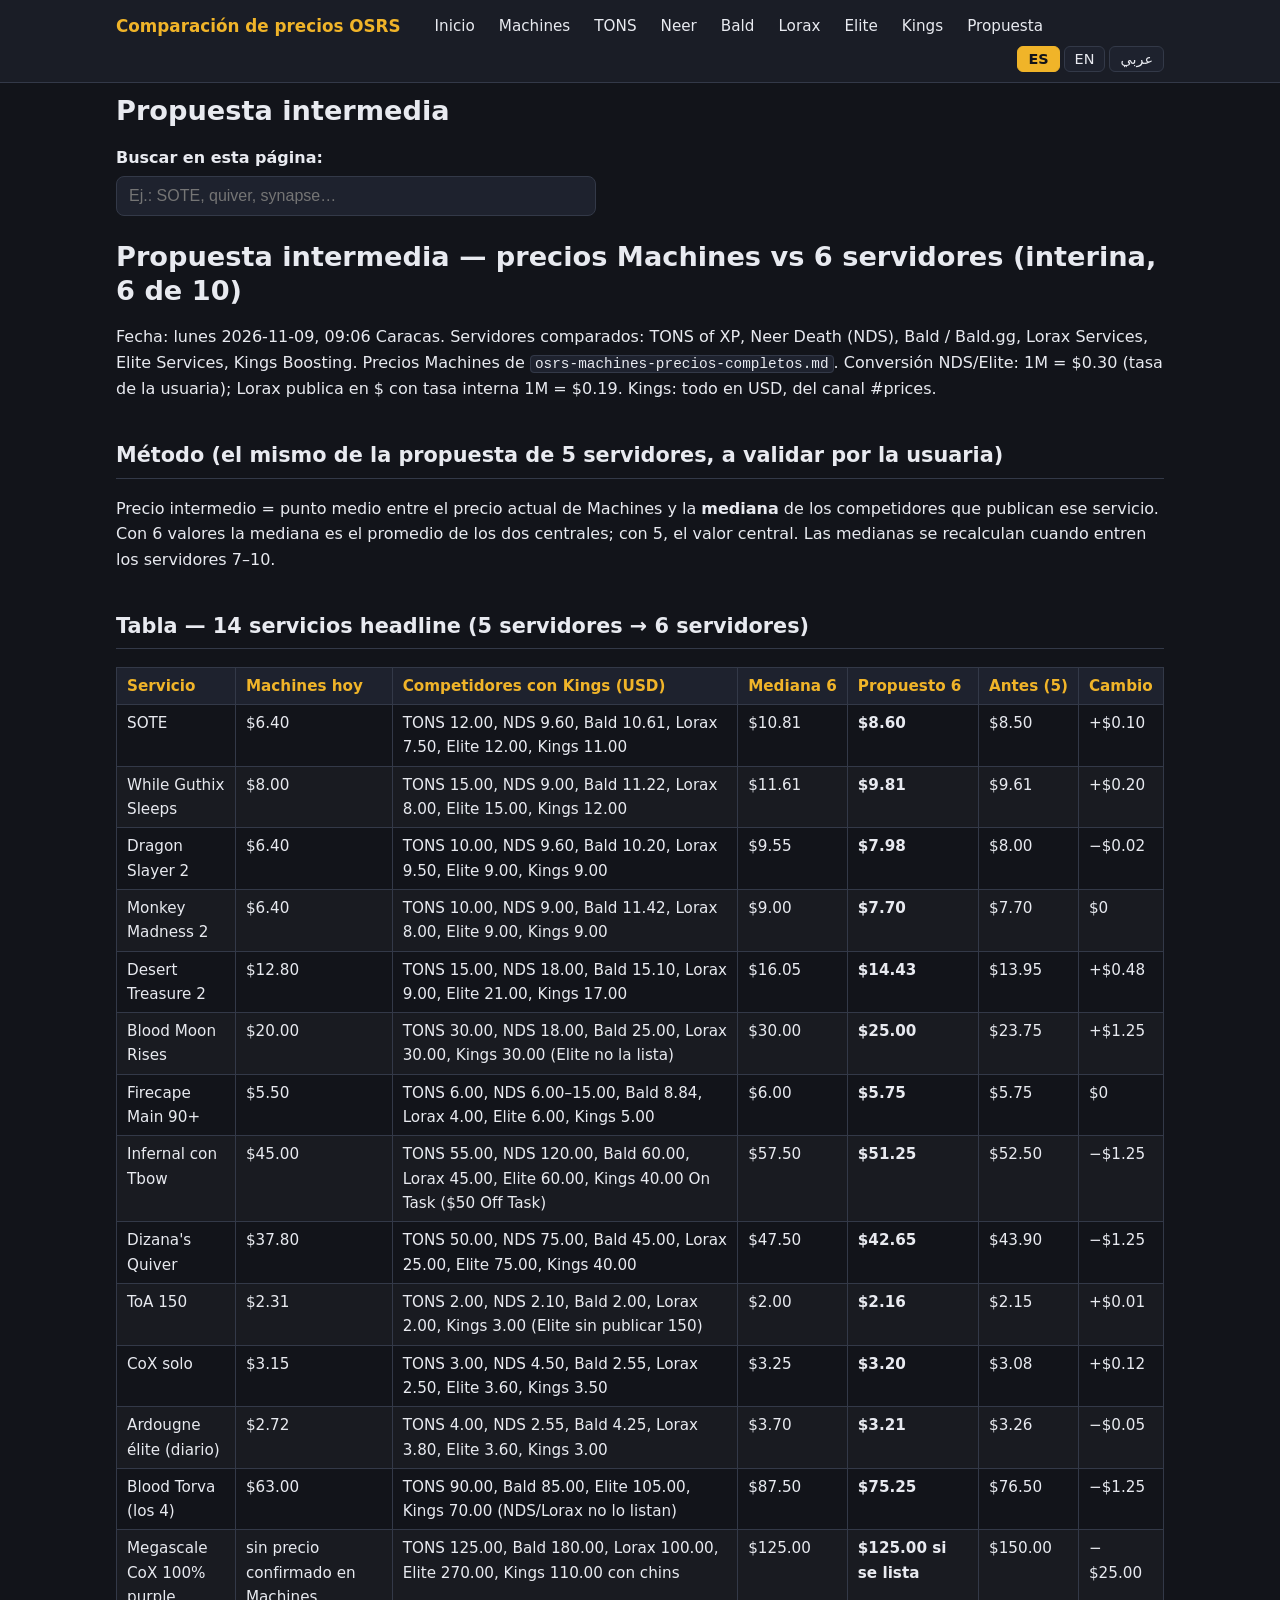
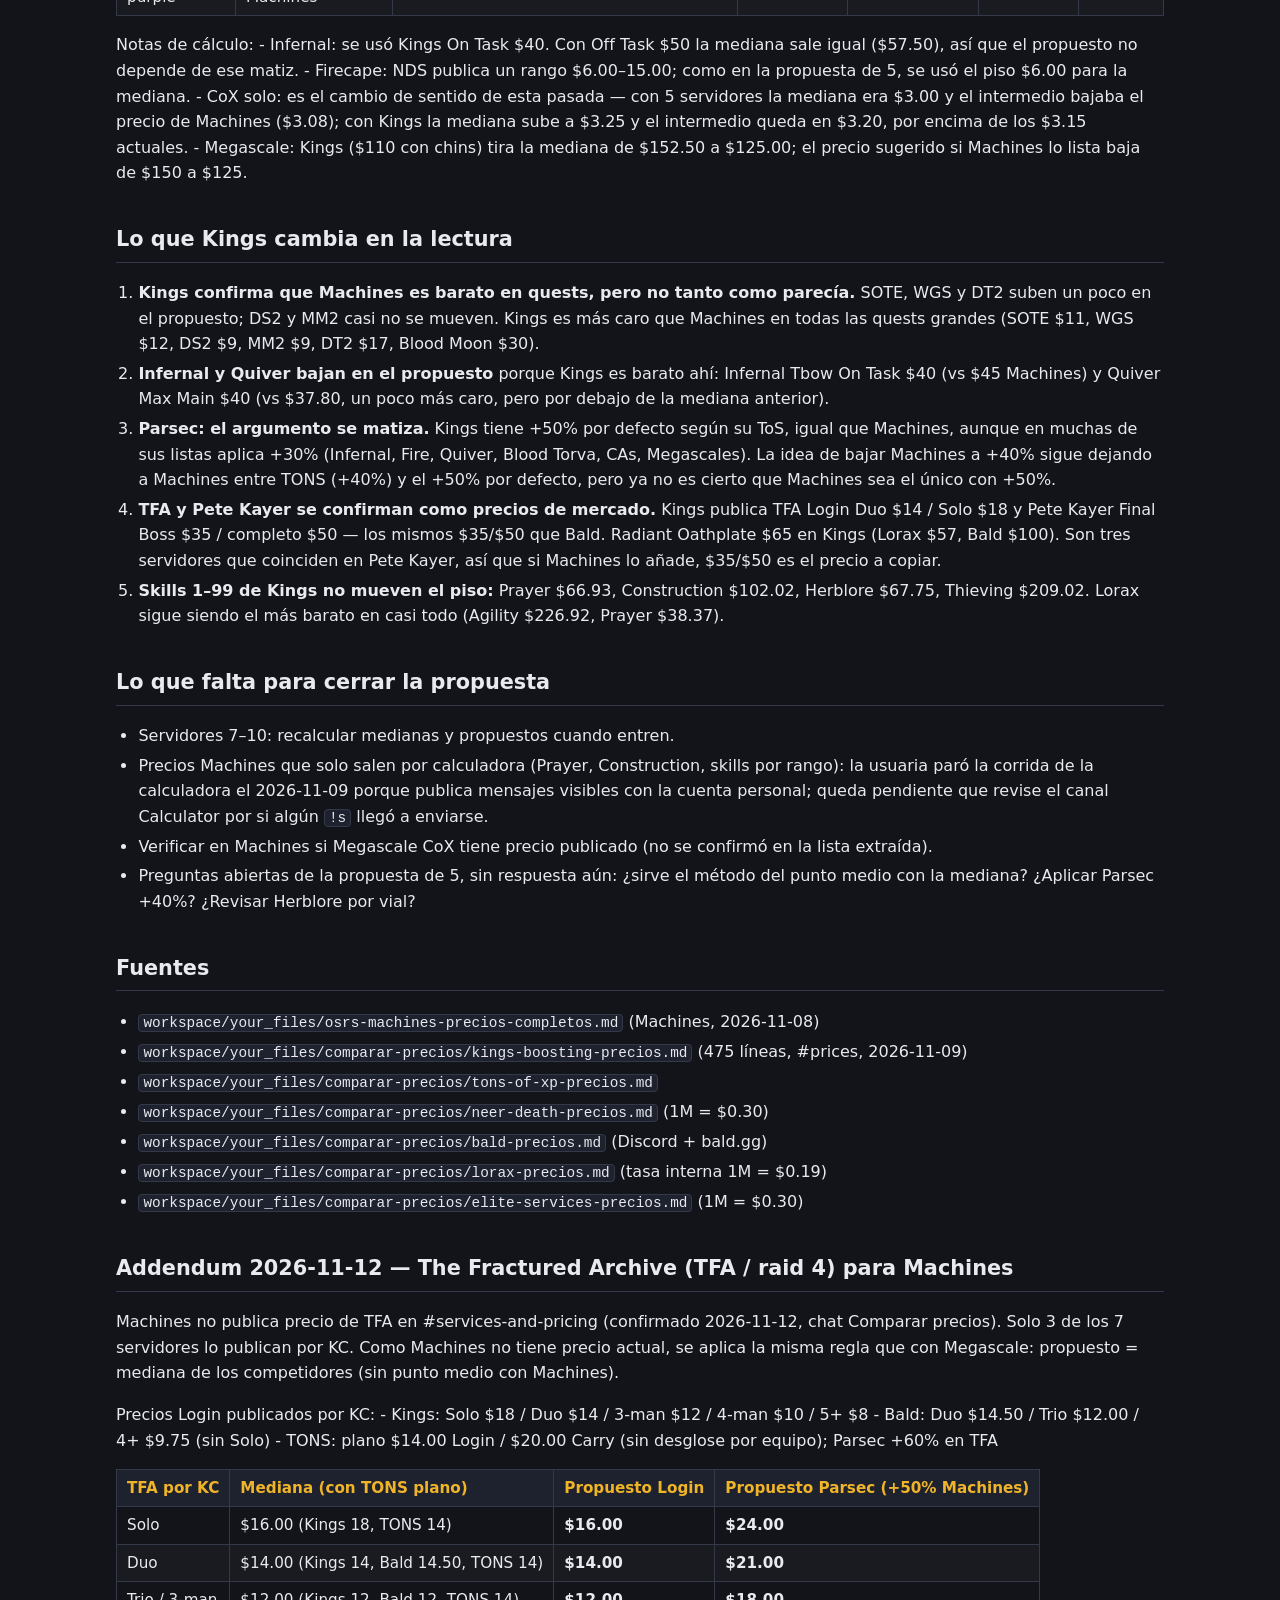
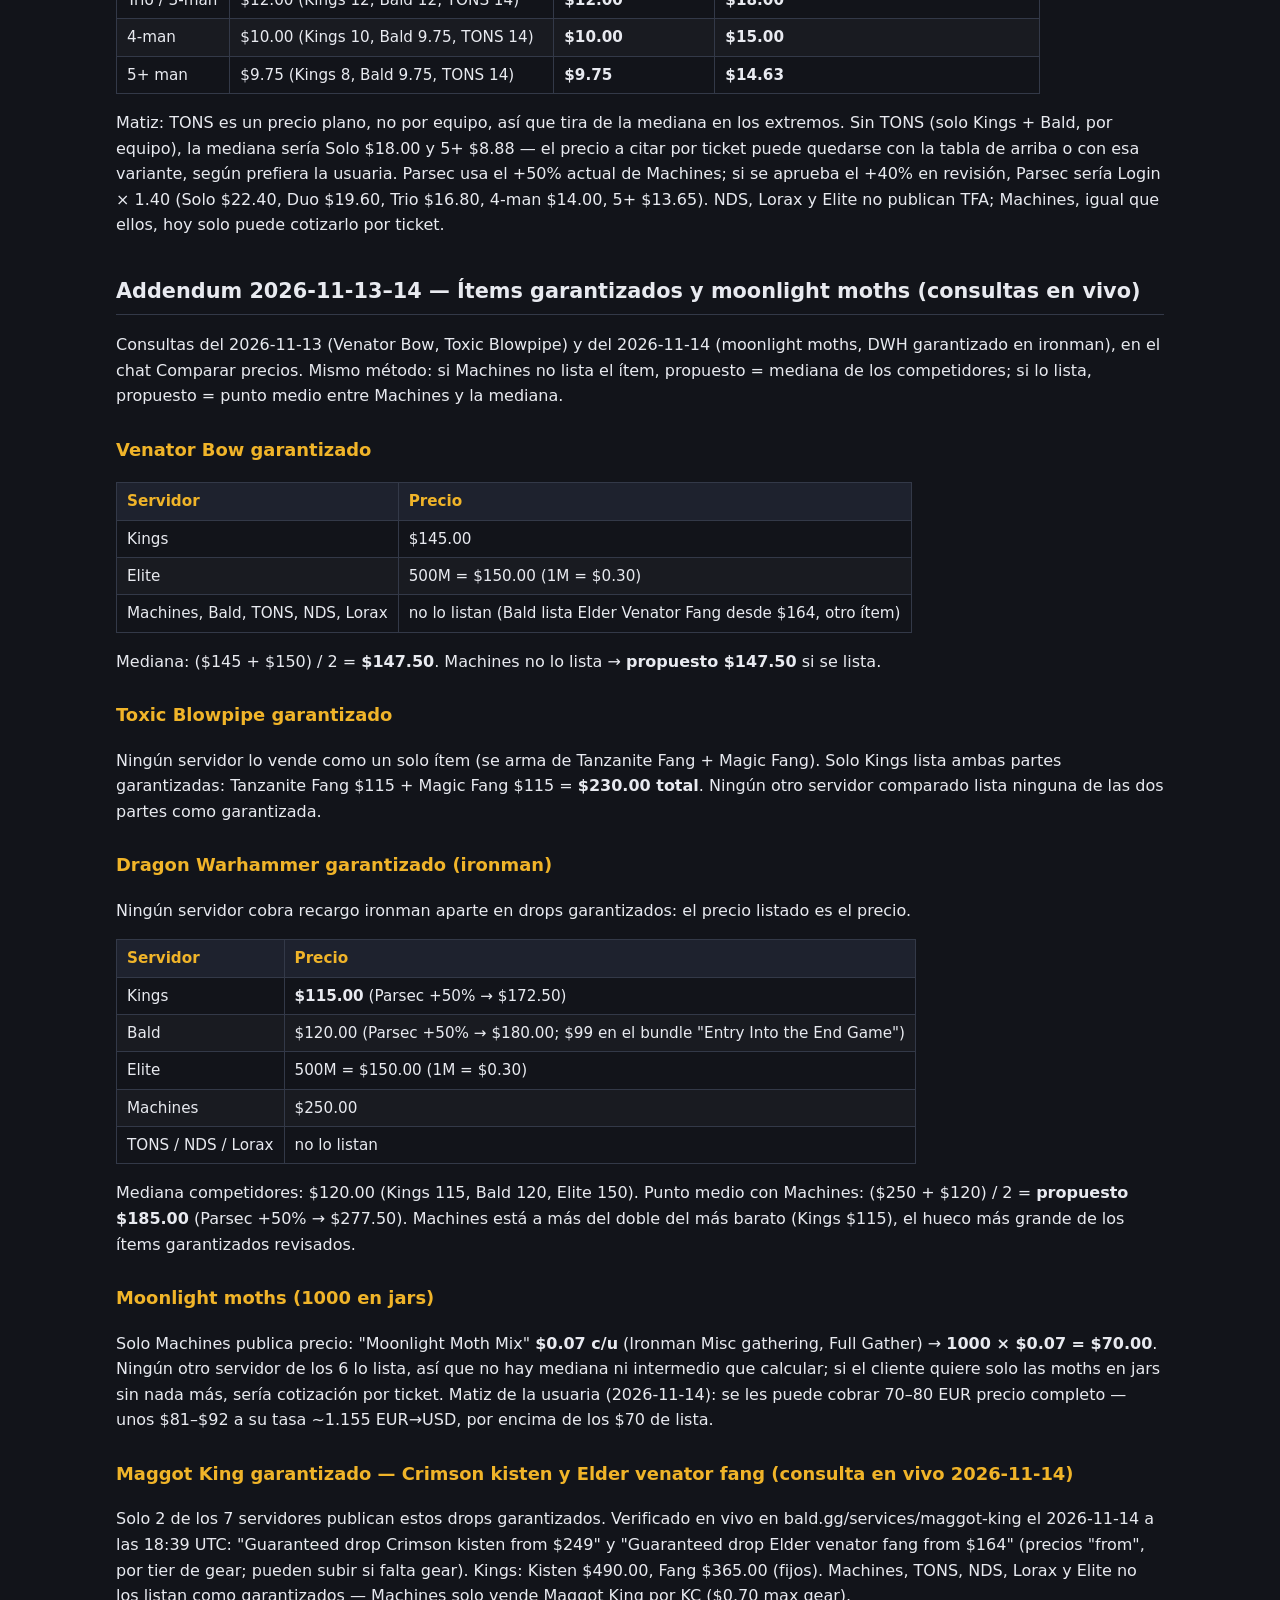
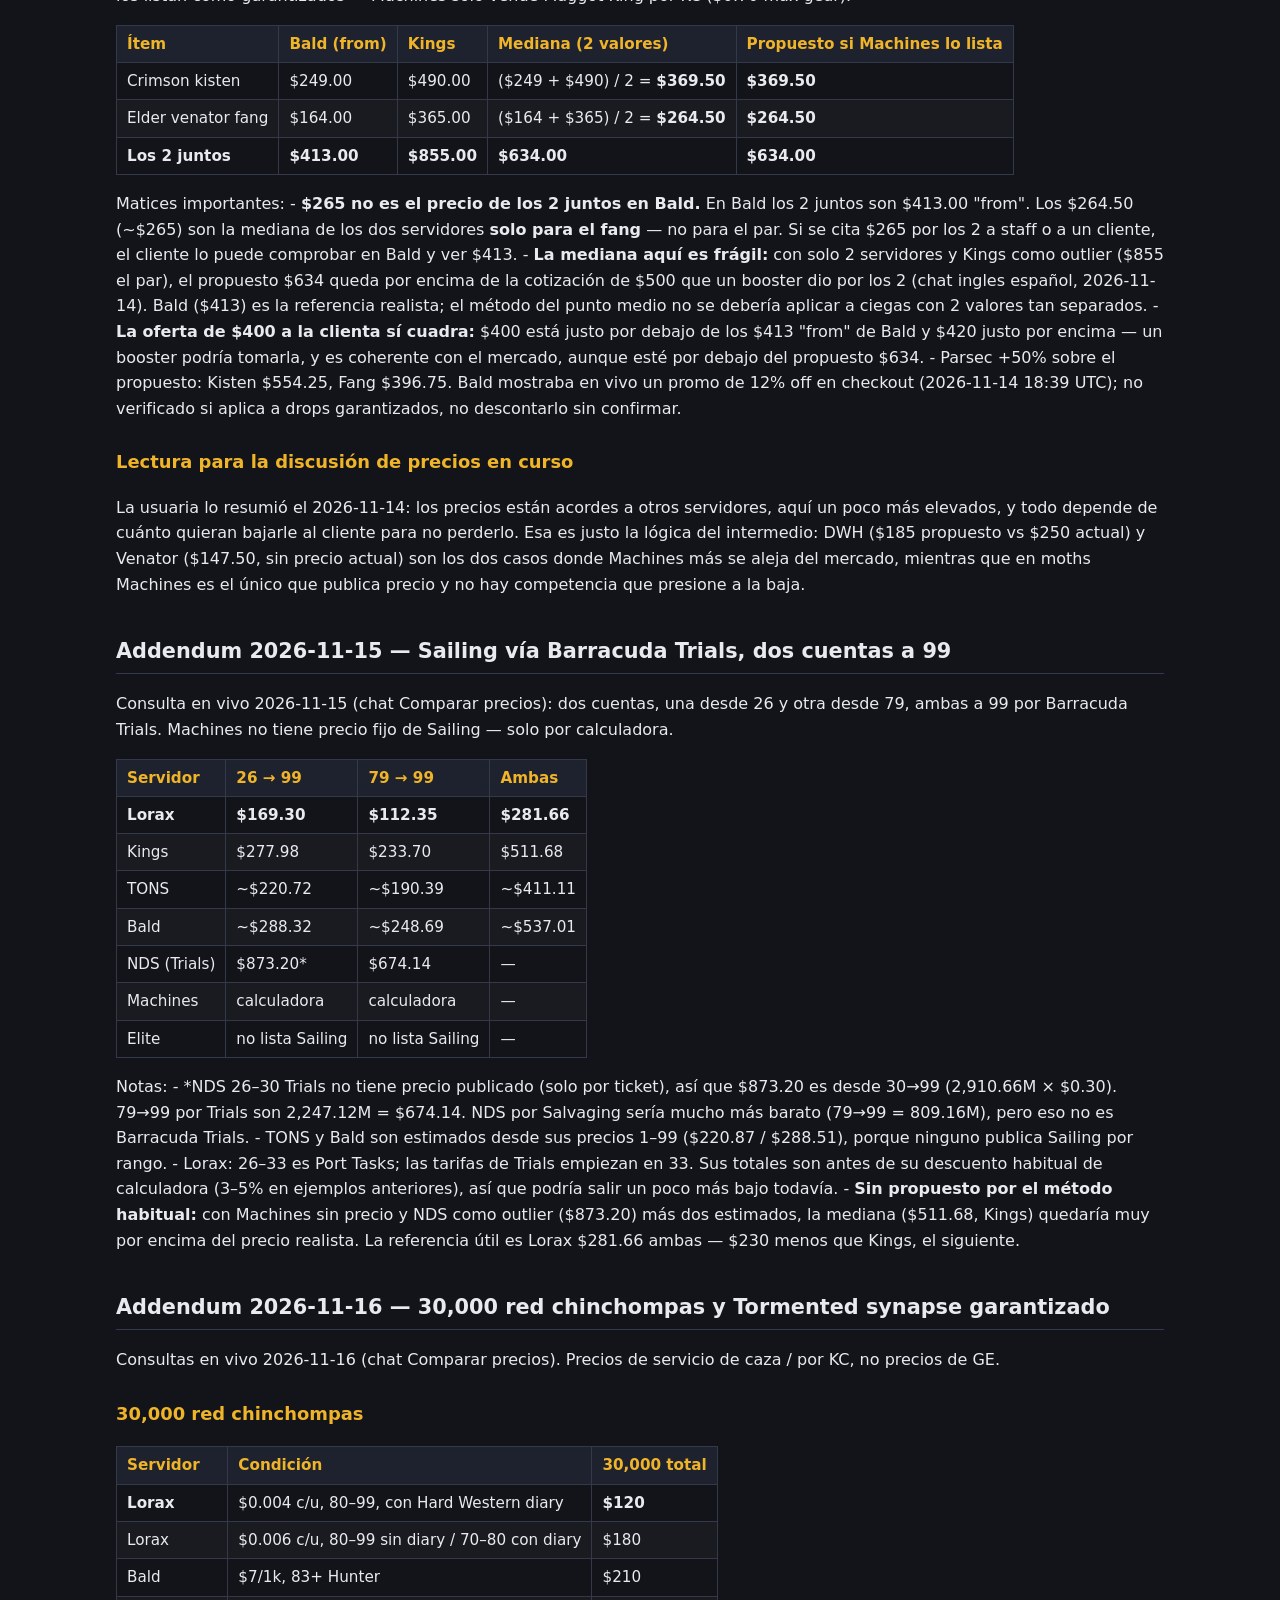
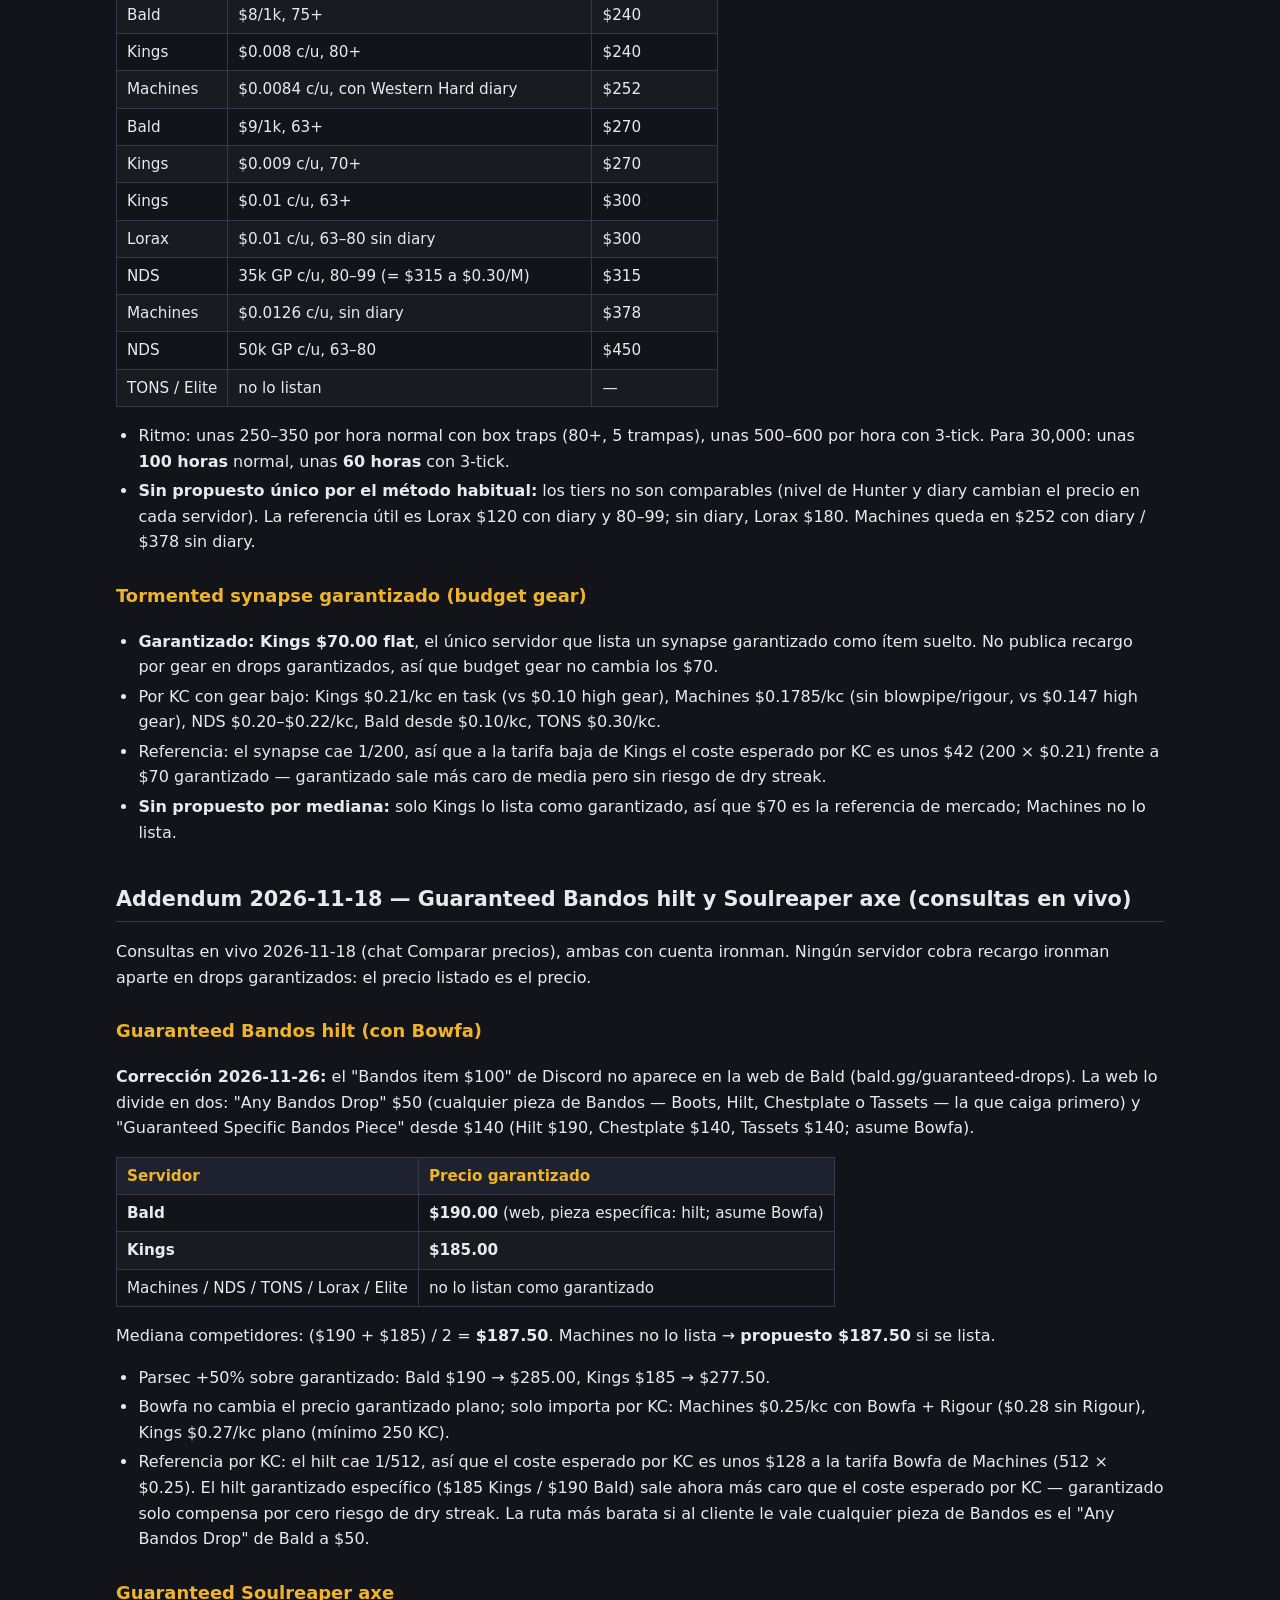
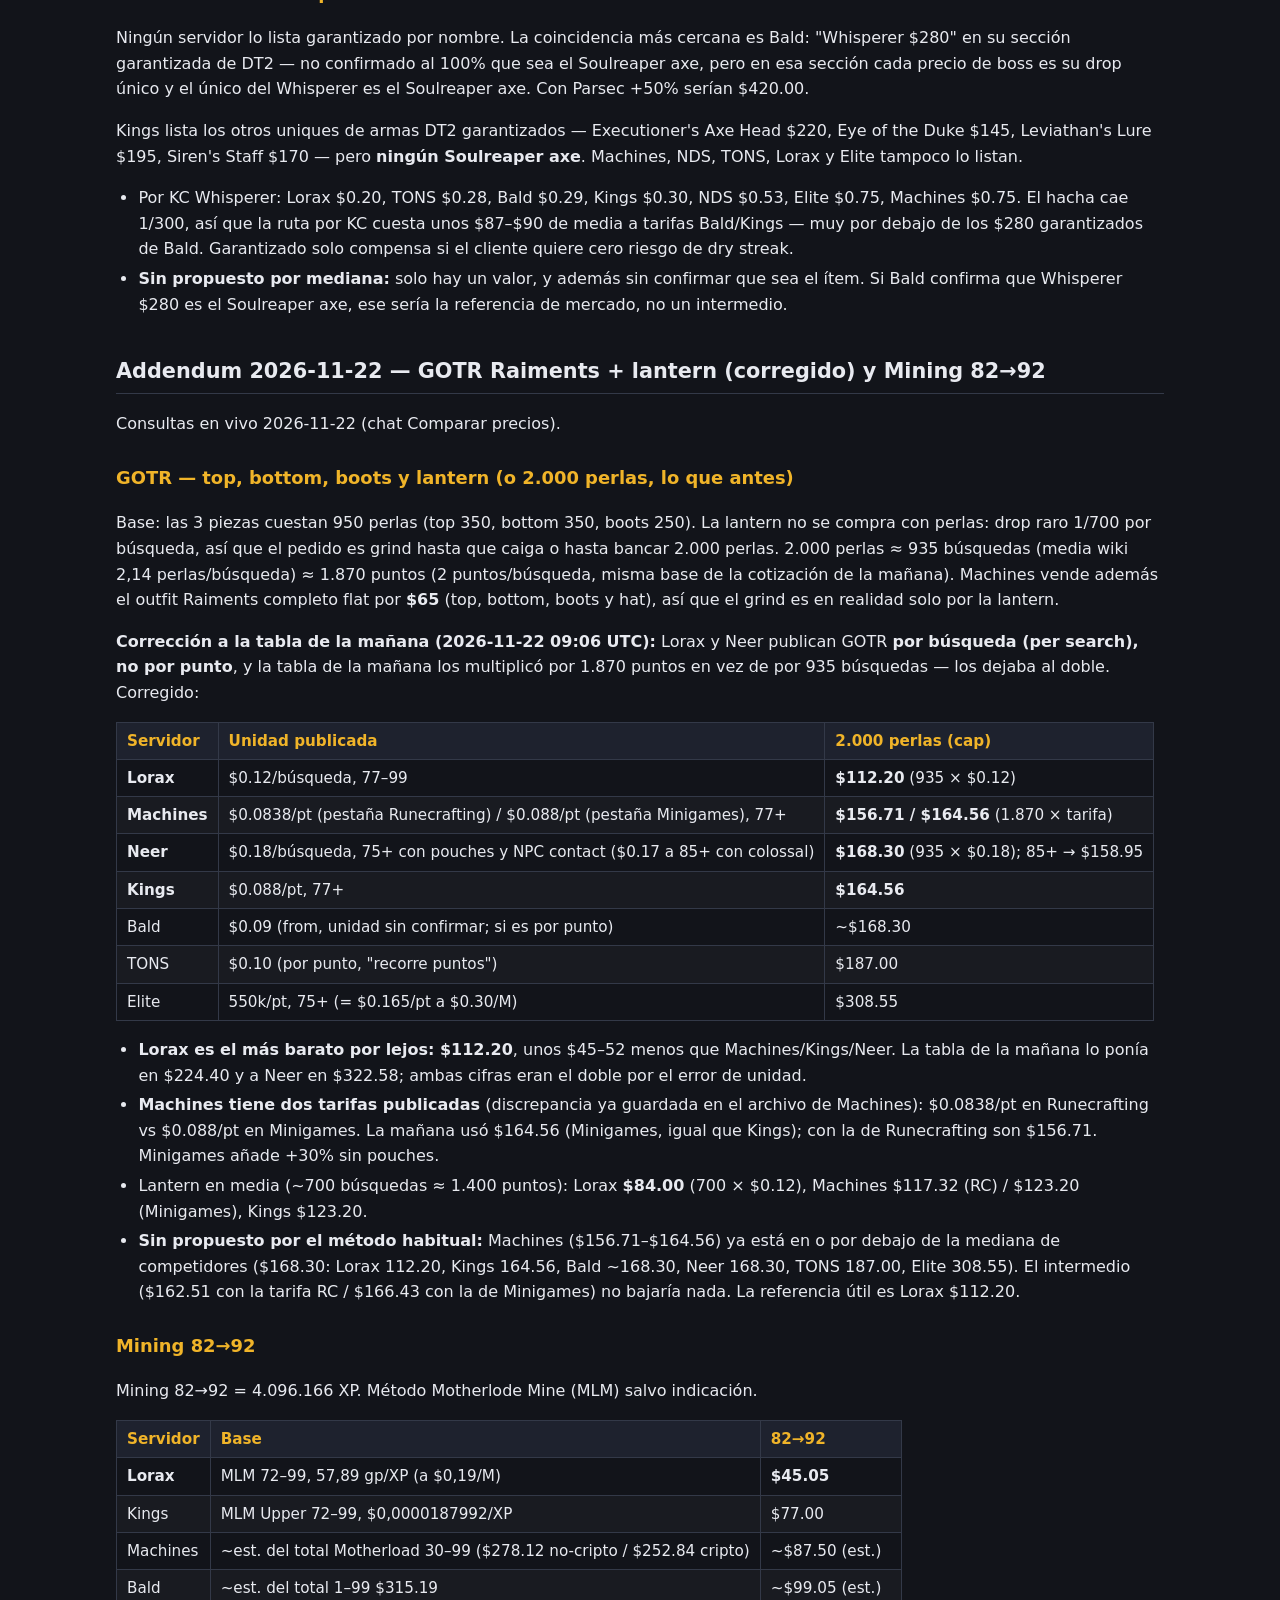
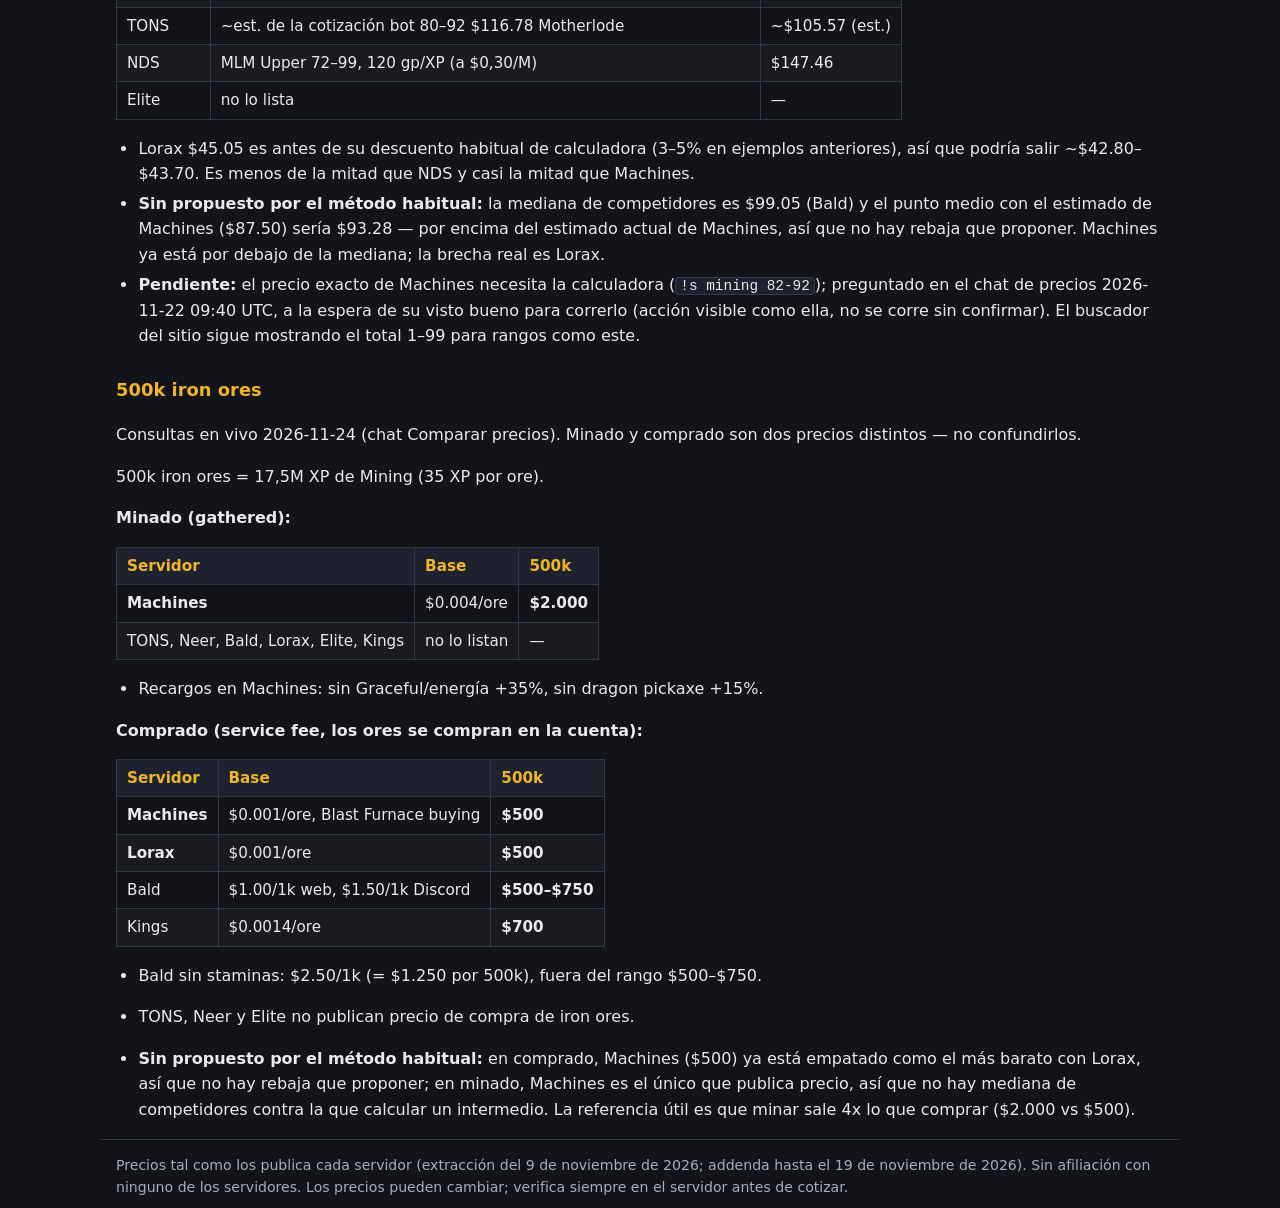
<file: propuesta.html>
<!DOCTYPE html>
<html lang="es">
<head>
<meta charset="utf-8">
<meta name="viewport" content="width=device-width, initial-scale=1">
<title data-i18n="title_propuesta">Propuesta intermedia — Precios Machines vs 6 servidores</title>
<link rel="stylesheet" href="style.css">
</head>
<body>
<header class="top">
  <div class="wrap">
    <a class="brand" href="index.html" data-i18n="brand">Comparación de precios OSRS</a>
    <nav><a href="index.html" data-i18n="nav_inicio">Inicio</a><a href="machines.html">Machines</a><a href="tons.html">TONS</a><a href="neer.html">Neer</a><a href="bald.html">Bald</a><a href="lorax.html">Lorax</a><a href="elite.html">Elite</a><a href="kings.html">Kings</a><a href="propuesta.html" data-i18n="nav_propuesta">Propuesta</a></nav>
    
<div class="lang-switch" role="group" aria-label="Idioma / Language / اللغة">
  <button type="button" data-lang="es" class="active" aria-pressed="true">ES</button>
  <button type="button" data-lang="en" aria-pressed="false">EN</button>
  <button type="button" data-lang="ar" aria-pressed="false">عربي</button>
</div>

  </div>
</header>
<main class="wrap">
  <h1 data-i18n="h1_propuesta">Propuesta intermedia</h1>
  
<div class="buscador">
  <label for="buscar" data-i18n="search_label">Buscar en esta página:</label>
  <input type="search" id="buscar" placeholder="Ej.: SOTE, quiver, synapse…" autocomplete="off" data-i18n-placeholder="search_placeholder">
  <p id="sin-resultados" class="sin-resultados" style="display:none" data-i18n="search_noresults">Sin resultados para esa búsqueda.</p>
</div>

  
  <h1 id="propuesta-intermedia-precios-machines-vs-6-servidores-interina-6-de-10" data-i18n-html="b_0844">Propuesta intermedia — precios Machines vs 6 servidores (interina, 6 de 10)</h1>
<p data-i18n-html="prop_fecha">Fecha: lunes 2026-11-09, 09:06 Caracas. Servidores comparados: TONS of XP, Neer Death (NDS), Bald / Bald.gg, Lorax Services, Elite Services, Kings Boosting. Precios Machines de <code>osrs-machines-precios-completos.md</code>. Conversión NDS/Elite: 1M = $0.30 (tasa de la usuaria); Lorax publica en $ con tasa interna 1M = $0.19. Kings: todo en USD, del canal #prices.</p>
<h2 id="metodo-el-mismo-de-la-propuesta-de-5-servidores-a-validar-por-la-usuaria" data-i18n-html="prop_metodo_h">Método (el mismo de la propuesta de 5 servidores, a validar por la usuaria)</h2>
<p data-i18n-html="prop_metodo_p">Precio intermedio = punto medio entre el precio actual de Machines y la <strong>mediana</strong> de los competidores que publican ese servicio. Con 6 valores la mediana es el promedio de los dos centrales; con 5, el valor central. Las medianas se recalculan cuando entren los servidores 7–10.</p>
<h2 id="tabla-14-servicios-headline-5-servidores-6-servidores" data-i18n-html="b_0905">Tabla — 14 servicios headline (5 servidores → 6 servidores)</h2>
<table>
<thead>
<tr>
<th data-i18n-html="b_0884">Servicio</th>
<th data-i18n-html="b_0751">Machines hoy</th>
<th data-i18n-html="b_0639">Competidores con Kings (USD)</th>
<th data-i18n-html="b_0766">Mediana 6</th>
<th data-i18n-html="b_0845">Propuesto 6</th>
<th data-i18n-html="b_0597">Antes (5)</th>
<th data-i18n-html="b_0630">Cambio</th>
</tr>
</thead>
<tbody>
<tr>
<td>SOTE</td>
<td>$6.40</td>
<td>TONS 12.00, NDS 9.60, Bald 10.61, Lorax 7.50, Elite 12.00, Kings 11.00</td>
<td>$10.81</td>
<td><strong>$8.60</strong></td>
<td>$8.50</td>
<td>+$0.10</td>
</tr>
<tr>
<td>While Guthix Sleeps</td>
<td>$8.00</td>
<td>TONS 15.00, NDS 9.00, Bald 11.22, Lorax 8.00, Elite 15.00, Kings 12.00</td>
<td>$11.61</td>
<td><strong>$9.81</strong></td>
<td>$9.61</td>
<td>+$0.20</td>
</tr>
<tr>
<td>Dragon Slayer 2</td>
<td>$6.40</td>
<td>TONS 10.00, NDS 9.60, Bald 10.20, Lorax 9.50, Elite 9.00, Kings 9.00</td>
<td>$9.55</td>
<td><strong>$7.98</strong></td>
<td>$8.00</td>
<td>−$0.02</td>
</tr>
<tr>
<td>Monkey Madness 2</td>
<td>$6.40</td>
<td>TONS 10.00, NDS 9.00, Bald 11.42, Lorax 8.00, Elite 9.00, Kings 9.00</td>
<td>$9.00</td>
<td><strong>$7.70</strong></td>
<td>$7.70</td>
<td>$0</td>
</tr>
<tr>
<td>Desert Treasure 2</td>
<td>$12.80</td>
<td>TONS 15.00, NDS 18.00, Bald 15.10, Lorax 9.00, Elite 21.00, Kings 17.00</td>
<td>$16.05</td>
<td><strong>$14.43</strong></td>
<td>$13.95</td>
<td>+$0.48</td>
</tr>
<tr>
<td>Blood Moon Rises</td>
<td>$20.00</td>
<td data-i18n-html="b_0902">TONS 30.00, NDS 18.00, Bald 25.00, Lorax 30.00, Kings 30.00 (Elite no la lista)</td>
<td>$30.00</td>
<td><strong>$25.00</strong></td>
<td>$23.75</td>
<td>+$1.25</td>
</tr>
<tr>
<td>Firecape Main 90+</td>
<td>$5.50</td>
<td>TONS 6.00, NDS 6.00–15.00, Bald 8.84, Lorax 4.00, Elite 6.00, Kings 5.00</td>
<td>$6.00</td>
<td><strong>$5.75</strong></td>
<td>$5.75</td>
<td>$0</td>
</tr>
<tr>
<td data-i18n-html="b_0722">Infernal con Tbow</td>
<td>$45.00</td>
<td>TONS 55.00, NDS 120.00, Bald 60.00, Lorax 45.00, Elite 60.00, Kings 40.00 On Task ($50 Off Task)</td>
<td>$57.50</td>
<td><strong>$51.25</strong></td>
<td>$52.50</td>
<td>−$1.25</td>
</tr>
<tr>
<td>Dizana's Quiver</td>
<td>$37.80</td>
<td>TONS 50.00, NDS 75.00, Bald 45.00, Lorax 25.00, Elite 75.00, Kings 40.00</td>
<td>$47.50</td>
<td><strong>$42.65</strong></td>
<td>$43.90</td>
<td>−$1.25</td>
</tr>
<tr>
<td>ToA 150</td>
<td>$2.31</td>
<td data-i18n-html="b_0901">TONS 2.00, NDS 2.10, Bald 2.00, Lorax 2.00, Kings 3.00 (Elite sin publicar 150)</td>
<td>$2.00</td>
<td><strong>$2.16</strong></td>
<td>$2.15</td>
<td>+$0.01</td>
</tr>
<tr>
<td>CoX solo</td>
<td>$3.15</td>
<td>TONS 3.00, NDS 4.50, Bald 2.55, Lorax 2.50, Elite 3.60, Kings 3.50</td>
<td>$3.25</td>
<td><strong>$3.20</strong></td>
<td>$3.08</td>
<td>+$0.12</td>
</tr>
<tr>
<td data-i18n-html="b_0599">Ardougne élite (diario)</td>
<td>$2.72</td>
<td>TONS 4.00, NDS 2.55, Bald 4.25, Lorax 3.80, Elite 3.60, Kings 3.00</td>
<td>$3.70</td>
<td><strong>$3.21</strong></td>
<td>$3.26</td>
<td>−$0.05</td>
</tr>
<tr>
<td data-i18n-html="b_0619">Blood Torva (los 4)</td>
<td>$63.00</td>
<td data-i18n-html="b_0903">TONS 90.00, Bald 85.00, Elite 105.00, Kings 70.00 (NDS/Lorax no lo listan)</td>
<td>$87.50</td>
<td><strong>$75.25</strong></td>
<td>$76.50</td>
<td>−$1.25</td>
</tr>
<tr>
<td>Megascale CoX 100% purple</td>
<td data-i18n-html="b_0932">sin precio confirmado en Machines</td>
<td data-i18n-html="b_0900">TONS 125.00, Bald 180.00, Lorax 100.00, Elite 270.00, Kings 110.00 con chins</td>
<td>$125.00</td>
<td data-i18n-html="b_0048"><strong>$125.00 si se lista</strong></td>
<td>$150.00</td>
<td>−$25.00</td>
</tr>
</tbody>
</table>
<p data-i18n-html="b_0805">Notas de cálculo:
- Infernal: se usó Kings On Task $40. Con Off Task $50 la mediana sale igual ($57.50), así que el propuesto no depende de ese matiz.
- Firecape: NDS publica un rango $6.00–15.00; como en la propuesta de 5, se usó el piso $6.00 para la mediana.
- CoX solo: es el cambio de sentido de esta pasada — con 5 servidores la mediana era $3.00 y el intermedio bajaba el precio de Machines ($3.08); con Kings la mediana sube a $3.25 y el intermedio queda en $3.20, por encima de los $3.15 actuales.
- Megascale: Kings ($110 con chins) tira la mediana de $152.50 a $125.00; el precio sugerido si Machines lo lista baja de $150 a $125.</p>
<h2 id="lo-que-kings-cambia-en-la-lectura" data-i18n-html="b_0743">Lo que Kings cambia en la lectura</h2>
<ol>
<li data-i18n-html="b_0272"><strong>Kings confirma que Machines es barato en quests, pero no tanto como parecía.</strong> SOTE, WGS y DT2 suben un poco en el propuesto; DS2 y MM2 casi no se mueven. Kings es más caro que Machines en todas las quests grandes (SOTE $11, WGS $12, DS2 $9, MM2 $9, DT2 $17, Blood Moon $30).</li>
<li data-i18n-html="b_0255"><strong>Infernal y Quiver bajan en el propuesto</strong> porque Kings es barato ahí: Infernal Tbow On Task $40 (vs $45 Machines) y Quiver Max Main $40 (vs $37.80, un poco más caro, pero por debajo de la mediana anterior).</li>
<li data-i18n-html="b_0351"><strong>Parsec: el argumento se matiza.</strong> Kings tiene +50% por defecto según su ToS, igual que Machines, aunque en muchas de sus listas aplica +30% (Infernal, Fire, Quiver, Blood Torva, CAs, Megascales). La idea de bajar Machines a +40% sigue dejando a Machines entre TONS (+40%) y el +50% por defecto, pero ya no es cierto que Machines sea el único con +50%.</li>
<li data-i18n-html="b_0443"><strong>TFA y Pete Kayer se confirman como precios de mercado.</strong> Kings publica TFA Login Duo $14 / Solo $18 y Pete Kayer Final Boss $35 / completo $50 — los mismos $35/$50 que Bald. Radiant Oathplate $65 en Kings (Lorax $57, Bald $100). Son tres servidores que coinciden en Pete Kayer, así que si Machines lo añade, $35/$50 es el precio a copiar.</li>
<li data-i18n-html="b_0423"><strong>Skills 1–99 de Kings no mueven el piso:</strong> Prayer $66.93, Construction $102.02, Herblore $67.75, Thieving $209.02. Lorax sigue siendo el más barato en casi todo (Agility $226.92, Prayer $38.37).</li>
</ol>
<h2 id="lo-que-falta-para-cerrar-la-propuesta" data-i18n-html="b_0744">Lo que falta para cerrar la propuesta</h2>
<ul>
<li data-i18n-html="b_0886">Servidores 7–10: recalcular medianas y propuestos cuando entren.</li>
<li data-i18n-html="b_0840">Precios Machines que solo salen por calculadora (Prayer, Construction, skills por rango): la usuaria paró la corrida de la calculadora el 2026-11-09 porque publica mensajes visibles con la cuenta personal; queda pendiente que revise el canal Calculator por si algún <code>!s</code> llegó a enviarse.</li>
<li data-i18n-html="b_0918">Verificar en Machines si Megascale CoX tiene precio publicado (no se confirmó en la lista extraída).</li>
<li data-i18n-html="b_0843">Preguntas abiertas de la propuesta de 5, sin respuesta aún: ¿sirve el método del punto medio con la mediana? ¿Aplicar Parsec +40%? ¿Revisar Herblore por vial?</li>
</ul>
<h2 id="fuentes" data-i18n-html="b_0711">Fuentes</h2>
<ul>
<li><code>workspace/your_files/osrs-machines-precios-completos.md</code> (Machines, 2026-11-08)</li>
<li data-i18n-html="b_0028"><code>workspace/your_files/comparar-precios/kings-boosting-precios.md</code> (475 líneas, #prices, 2026-11-09)</li>
<li><code>workspace/your_files/comparar-precios/tons-of-xp-precios.md</code></li>
<li><code>workspace/your_files/comparar-precios/neer-death-precios.md</code> (1M = $0.30)</li>
<li><code>workspace/your_files/comparar-precios/bald-precios.md</code> (Discord + bald.gg)</li>
<li data-i18n-html="b_0029"><code>workspace/your_files/comparar-precios/lorax-precios.md</code> (tasa interna 1M = $0.19)</li>
<li><code>workspace/your_files/comparar-precios/elite-services-precios.md</code> (1M = $0.30)</li>
</ul>
<h2 id="addendum-2026-11-12-the-fractured-archive-tfa-raid-4-para-machines" data-i18n-html="b_0583">Addendum 2026-11-12 — The Fractured Archive (TFA / raid 4) para Machines</h2>
<p data-i18n-html="b_0752">Machines no publica precio de TFA en #services-and-pricing (confirmado 2026-11-12, chat Comparar precios). Solo 3 de los 7 servidores lo publican por KC. Como Machines no tiene precio actual, se aplica la misma regla que con Megascale: propuesto = mediana de los competidores (sin punto medio con Machines).</p>
<p data-i18n-html="b_0839">Precios Login publicados por KC:
- Kings: Solo $18 / Duo $14 / 3-man $12 / 4-man $10 / 5+ $8
- Bald: Duo $14.50 / Trio $12.00 / 4+ $9.75 (sin Solo)
- TONS: plano $14.00 Login / $20.00 Carry (sin desglose por equipo); Parsec +60% en TFA</p>
<table>
<thead>
<tr>
<th data-i18n-html="b_0899">TFA por KC</th>
<th data-i18n-html="b_0765">Mediana (con TONS plano)</th>
<th data-i18n-html="b_0846">Propuesto Login</th>
<th data-i18n-html="b_0847">Propuesto Parsec (+50% Machines)</th>
</tr>
</thead>
<tbody>
<tr>
<td>Solo</td>
<td>$16.00 (Kings 18, TONS 14)</td>
<td><strong>$16.00</strong></td>
<td><strong>$24.00</strong></td>
</tr>
<tr>
<td>Duo</td>
<td>$14.00 (Kings 14, Bald 14.50, TONS 14)</td>
<td><strong>$14.00</strong></td>
<td><strong>$21.00</strong></td>
</tr>
<tr>
<td>Trio / 3-man</td>
<td>$12.00 (Kings 12, Bald 12, TONS 14)</td>
<td><strong>$12.00</strong></td>
<td><strong>$18.00</strong></td>
</tr>
<tr>
<td>4-man</td>
<td>$10.00 (Kings 10, Bald 9.75, TONS 14)</td>
<td><strong>$10.00</strong></td>
<td><strong>$15.00</strong></td>
</tr>
<tr>
<td>5+ man</td>
<td>$9.75 (Kings 8, Bald 9.75, TONS 14)</td>
<td><strong>$9.75</strong></td>
<td><strong>$14.63</strong></td>
</tr>
</tbody>
</table>
<p data-i18n-html="b_0759">Matiz: TONS es un precio plano, no por equipo, así que tira de la mediana en los extremos. Sin TONS (solo Kings + Bald, por equipo), la mediana sería Solo $18.00 y 5+ $8.88 — el precio a citar por ticket puede quedarse con la tabla de arriba o con esa variante, según prefiera la usuaria. Parsec usa el +50% actual de Machines; si se aprueba el +40% en revisión, Parsec sería Login × 1.40 (Solo $22.40, Duo $19.60, Trio $16.80, 4-man $14.00, 5+ $13.65). NDS, Lorax y Elite no publican TFA; Machines, igual que ellos, hoy solo puede cotizarlo por ticket.</p>
<h2 id="addendum-2026-11-1314-items-garantizados-y-moonlight-moths-consultas-en-vivo" data-i18n-html="b_0584">Addendum 2026-11-13–14 — Ítems garantizados y moonlight moths (consultas en vivo)</h2>
<p data-i18n-html="b_0643">Consultas del 2026-11-13 (Venator Bow, Toxic Blowpipe) y del 2026-11-14 (moonlight moths, DWH garantizado en ironman), en el chat Comparar precios. Mismo método: si Machines no lista el ítem, propuesto = mediana de los competidores; si lo lista, propuesto = punto medio entre Machines y la mediana.</p>
<h3 id="venator-bow-garantizado" data-i18n-html="b_0916">Venator Bow garantizado</h3>
<table>
<thead>
<tr>
<th data-i18n-html="b_0885">Servidor</th>
<th data-i18n-html="b_0834">Precio</th>
</tr>
</thead>
<tbody>
<tr>
<td>Kings</td>
<td>$145.00</td>
</tr>
<tr>
<td>Elite</td>
<td>500M = $150.00 (1M = $0.30)</td>
</tr>
<tr>
<td>Machines, Bald, TONS, NDS, Lorax</td>
<td data-i18n-html="b_0930">no lo listan (Bald lista Elder Venator Fang desde $164, otro ítem)</td>
</tr>
</tbody>
</table>
<p data-i18n-html="b_0769">Mediana: ($145 + $150) / 2 = <strong>$147.50</strong>. Machines no lo lista → <strong>propuesto $147.50</strong> si se lista.</p>
<h3 id="toxic-blowpipe-garantizado" data-i18n-html="b_0913">Toxic Blowpipe garantizado</h3>
<p data-i18n-html="b_0795">Ningún servidor lo vende como un solo ítem (se arma de Tanzanite Fang + Magic Fang). Solo Kings lista ambas partes garantizadas: Tanzanite Fang $115 + Magic Fang $115 = <strong>$230.00 total</strong>. Ningún otro servidor comparado lista ninguna de las dos partes como garantizada.</p>
<h3 id="dragon-warhammer-garantizado-ironman" data-i18n-html="b_0675">Dragon Warhammer garantizado (ironman)</h3>
<p data-i18n-html="b_0793">Ningún servidor cobra recargo ironman aparte en drops garantizados: el precio listado es el precio.</p>
<table>
<thead>
<tr>
<th data-i18n-html="b_0885">Servidor</th>
<th data-i18n-html="b_0834">Precio</th>
</tr>
</thead>
<tbody>
<tr>
<td>Kings</td>
<td><strong>$115.00</strong> (Parsec +50% → $172.50)</td>
</tr>
<tr>
<td>Bald</td>
<td data-i18n-html="b_0009">$120.00 (Parsec +50% → $180.00; $99 en el bundle "Entry Into the End Game")</td>
</tr>
<tr>
<td>Elite</td>
<td>500M = $150.00 (1M = $0.30)</td>
</tr>
<tr>
<td>Machines</td>
<td>$250.00</td>
</tr>
<tr>
<td>TONS / NDS / Lorax</td>
<td data-i18n-html="b_0929">no lo listan</td>
</tr>
</tbody>
</table>
<p data-i18n-html="b_0767">Mediana competidores: $120.00 (Kings 115, Bald 120, Elite 150). Punto medio con Machines: ($250 + $120) / 2 = <strong>propuesto $185.00</strong> (Parsec +50% → $277.50). Machines está a más del doble del más barato (Kings $115), el hueco más grande de los ítems garantizados revisados.</p>
<h3 id="moonlight-moths-1000-en-jars" data-i18n-html="b_0784">Moonlight moths (1000 en jars)</h3>
<p data-i18n-html="b_0896">Solo Machines publica precio: "Moonlight Moth Mix" <strong>$0.07 c/u</strong> (Ironman Misc gathering, Full Gather) → <strong>1000 × $0.07 = $70.00</strong>. Ningún otro servidor de los 6 lo lista, así que no hay mediana ni intermedio que calcular; si el cliente quiere solo las moths en jars sin nada más, sería cotización por ticket. Matiz de la usuaria (2026-11-14): se les puede cobrar 70–80 EUR precio completo — unos $81–$92 a su tasa ~1.155 EUR→USD, por encima de los $70 de lista.</p>
<h3 id="maggot-king-garantizado-crimson-kisten-y-elder-venator-fang-consulta-en-vivo-2026-11-14" data-i18n-html="b_0754">Maggot King garantizado — Crimson kisten y Elder venator fang (consulta en vivo 2026-11-14)</h3>
<p data-i18n-html="b_0895">Solo 2 de los 7 servidores publican estos drops garantizados. Verificado en vivo en bald.gg/services/maggot-king el 2026-11-14 a las 18:39 UTC: "Guaranteed drop Crimson kisten from $249" y "Guaranteed drop Elder venator fang from $164" (precios "from", por tier de gear; pueden subir si falta gear). Kings: Kisten $490.00, Fang $365.00 (fijos). Machines, TONS, NDS, Lorax y Elite no los listan como garantizados — Machines solo vende Maggot King por KC ($0.70 max gear).</p>
<table>
<thead>
<tr>
<th data-i18n-html="b_0933">Ítem</th>
<th>Bald (from)</th>
<th>Kings</th>
<th data-i18n-html="b_0764">Mediana (2 valores)</th>
<th data-i18n-html="b_0848">Propuesto si Machines lo lista</th>
</tr>
</thead>
<tbody>
<tr>
<td>Crimson kisten</td>
<td>$249.00</td>
<td>$490.00</td>
<td>($249 + $490) / 2 = <strong>$369.50</strong></td>
<td><strong>$369.50</strong></td>
</tr>
<tr>
<td>Elder venator fang</td>
<td>$164.00</td>
<td>$365.00</td>
<td>($164 + $365) / 2 = <strong>$264.50</strong></td>
<td><strong>$264.50</strong></td>
</tr>
<tr>
<td data-i18n-html="b_0285"><strong>Los 2 juntos</strong></td>
<td><strong>$413.00</strong></td>
<td><strong>$855.00</strong></td>
<td><strong>$634.00</strong></td>
<td><strong>$634.00</strong></td>
</tr>
</tbody>
</table>
<p data-i18n-html="b_0758">Matices importantes:
- <strong>$265 no es el precio de los 2 juntos en Bald.</strong> En Bald los 2 juntos son $413.00 "from". Los $264.50 (~$265) son la mediana de los dos servidores <strong>solo para el fang</strong> — no para el par. Si se cita $265 por los 2 a staff o a un cliente, el cliente lo puede comprobar en Bald y ver $413.
- <strong>La mediana aquí es frágil:</strong> con solo 2 servidores y Kings como outlier ($855 el par), el propuesto $634 queda por encima de la cotización de $500 que un booster dio por los 2 (chat ingles español, 2026-11-14). Bald ($413) es la referencia realista; el método del punto medio no se debería aplicar a ciegas con 2 valores tan separados.
- <strong>La oferta de $400 a la clienta sí cuadra:</strong> $400 está justo por debajo de los $413 "from" de Bald y $420 justo por encima — un booster podría tomarla, y es coherente con el mercado, aunque esté por debajo del propuesto $634.
- Parsec +50% sobre el propuesto: Kisten $554.25, Fang $396.75. Bald mostraba en vivo un promo de 12% off en checkout (2026-11-14 18:39 UTC); no verificado si aplica a drops garantizados, no descontarlo sin confirmar.</p>
<h3 id="lectura-para-la-discusion-de-precios-en-curso" data-i18n-html="b_0738">Lectura para la discusión de precios en curso</h3>
<p data-i18n-html="b_0736">La usuaria lo resumió el 2026-11-14: los precios están acordes a otros servidores, aquí un poco más elevados, y todo depende de cuánto quieran bajarle al cliente para no perderlo. Esa es justo la lógica del intermedio: DWH ($185 propuesto vs $250 actual) y Venator ($147.50, sin precio actual) son los dos casos donde Machines más se aleja del mercado, mientras que en moths Machines es el único que publica precio y no hay competencia que presione a la baja.</p>
<h2 id="addendum-2026-11-15-sailing-via-barracuda-trials-dos-cuentas-a-99" data-i18n-html="b_0585">Addendum 2026-11-15 — Sailing vía Barracuda Trials, dos cuentas a 99</h2>
<p data-i18n-html="b_0641">Consulta en vivo 2026-11-15 (chat Comparar precios): dos cuentas, una desde 26 y otra desde 79, ambas a 99 por Barracuda Trials. Machines no tiene precio fijo de Sailing — solo por calculadora.</p>
<table>
<thead>
<tr>
<th data-i18n-html="b_0885">Servidor</th>
<th>26 → 99</th>
<th>79 → 99</th>
<th data-i18n-html="b_0594">Ambas</th>
</tr>
</thead>
<tbody>
<tr>
<td><strong>Lorax</strong></td>
<td><strong>$169.30</strong></td>
<td><strong>$112.35</strong></td>
<td><strong>$281.66</strong></td>
</tr>
<tr>
<td>Kings</td>
<td>$277.98</td>
<td>$233.70</td>
<td>$511.68</td>
</tr>
<tr>
<td>TONS</td>
<td>~$220.72</td>
<td>~$190.39</td>
<td>~$411.11</td>
</tr>
<tr>
<td>Bald</td>
<td>~$288.32</td>
<td>~$248.69</td>
<td>~$537.01</td>
</tr>
<tr>
<td>NDS (Trials)</td>
<td>$873.20*</td>
<td>$674.14</td>
<td>—</td>
</tr>
<tr>
<td>Machines</td>
<td data-i18n-html="b_0927">calculadora</td>
<td data-i18n-html="b_0927">calculadora</td>
<td>—</td>
</tr>
<tr>
<td>Elite</td>
<td data-i18n-html="b_0928">no lista Sailing</td>
<td data-i18n-html="b_0928">no lista Sailing</td>
<td>—</td>
</tr>
</tbody>
</table>
<p data-i18n-html="b_0807">Notas:
- *NDS 26–30 Trials no tiene precio publicado (solo por ticket), así que $873.20 es desde 30→99 (2,910.66M × $0.30). 79→99 por Trials son 2,247.12M = $674.14. NDS por Salvaging sería mucho más barato (79→99 = 809.16M), pero eso no es Barracuda Trials.
- TONS y Bald son estimados desde sus precios 1–99 ($220.87 / $288.51), porque ninguno publica Sailing por rango.
- Lorax: 26–33 es Port Tasks; las tarifas de Trials empiezan en 33. Sus totales son antes de su descuento habitual de calculadora (3–5% en ejemplos anteriores), así que podría salir un poco más bajo todavía.
- <strong>Sin propuesto por el método habitual:</strong> con Machines sin precio y NDS como outlier ($873.20) más dos estimados, la mediana ($511.68, Kings) quedaría muy por encima del precio realista. La referencia útil es Lorax $281.66 ambas — $230 menos que Kings, el siguiente.</p>
<h2 id="addendum-2026-11-16-30000-red-chinchompas-y-tormented-synapse-garantizado" data-i18n-html="b_0586">Addendum 2026-11-16 — 30,000 red chinchompas y Tormented synapse garantizado</h2>
<p data-i18n-html="b_0644">Consultas en vivo 2026-11-16 (chat Comparar precios). Precios de servicio de caza / por KC, no precios de GE.</p>
<h3 id="30000-red-chinchompas">30,000 red chinchompas</h3>
<table>
<thead>
<tr>
<th data-i18n-html="b_0885">Servidor</th>
<th data-i18n-html="b_0640">Condición</th>
<th>30,000 total</th>
</tr>
</thead>
<tbody>
<tr>
<td><strong>Lorax</strong></td>
<td data-i18n-html="b_0001">$0.004 c/u, 80–99, con Hard Western diary</td>
<td><strong>$120</strong></td>
</tr>
<tr>
<td>Lorax</td>
<td data-i18n-html="b_0002">$0.006 c/u, 80–99 sin diary / 70–80 con diary</td>
<td>$180</td>
</tr>
<tr>
<td>Bald</td>
<td>$7/1k, 83+ Hunter</td>
<td>$210</td>
</tr>
<tr>
<td>Bald</td>
<td>$8/1k, 75+</td>
<td>$240</td>
</tr>
<tr>
<td>Kings</td>
<td data-i18n-html="b_0003">$0.008 c/u, 80+</td>
<td>$240</td>
</tr>
<tr>
<td>Machines</td>
<td data-i18n-html="b_0004">$0.0084 c/u, con Western Hard diary</td>
<td>$252</td>
</tr>
<tr>
<td>Bald</td>
<td>$9/1k, 63+</td>
<td>$270</td>
</tr>
<tr>
<td>Kings</td>
<td data-i18n-html="b_0005">$0.009 c/u, 70+</td>
<td>$270</td>
</tr>
<tr>
<td>Kings</td>
<td data-i18n-html="b_0006">$0.01 c/u, 63+</td>
<td>$300</td>
</tr>
<tr>
<td>Lorax</td>
<td data-i18n-html="b_0007">$0.01 c/u, 63–80 sin diary</td>
<td>$300</td>
</tr>
<tr>
<td>NDS</td>
<td data-i18n-html="b_0025">35k GP c/u, 80–99 (= $315 a $0.30/M)</td>
<td>$315</td>
</tr>
<tr>
<td>Machines</td>
<td data-i18n-html="b_0008">$0.0126 c/u, sin diary</td>
<td>$378</td>
</tr>
<tr>
<td>NDS</td>
<td data-i18n-html="b_0027">50k GP c/u, 63–80</td>
<td>$450</td>
</tr>
<tr>
<td>TONS / Elite</td>
<td data-i18n-html="b_0929">no lo listan</td>
<td>—</td>
</tr>
</tbody>
</table>
<ul>
<li data-i18n-html="b_0877">Ritmo: unas 250–350 por hora normal con box traps (80+, 5 trampas), unas 500–600 por hora con 3-tick. Para 30,000: unas <strong>100 horas</strong> normal, unas <strong>60 horas</strong> con 3-tick.</li>
<li data-i18n-html="b_0418"><strong>Sin propuesto único por el método habitual:</strong> los tiers no son comparables (nivel de Hunter y diary cambian el precio en cada servidor). La referencia útil es Lorax $120 con diary y 80–99; sin diary, Lorax $180. Machines queda en $252 con diary / $378 sin diary.</li>
</ul>
<h3 id="tormented-synapse-garantizado-budget-gear" data-i18n-html="b_0912">Tormented synapse garantizado (budget gear)</h3>
<ul>
<li data-i18n-html="b_0206"><strong>Garantizado: Kings $70.00 flat</strong>, el único servidor que lista un synapse garantizado como ítem suelto. No publica recargo por gear en drops garantizados, así que budget gear no cambia los $70.</li>
<li data-i18n-html="b_0832">Por KC con gear bajo: Kings $0.21/kc en task (vs $0.10 high gear), Machines $0.1785/kc (sin blowpipe/rigour, vs $0.147 high gear), NDS $0.20–$0.22/kc, Bald desde $0.10/kc, TONS $0.30/kc.</li>
<li data-i18n-html="b_0865">Referencia: el synapse cae 1/200, así que a la tarifa baja de Kings el coste esperado por KC es unos $42 (200 × $0.21) frente a $70 garantizado — garantizado sale más caro de media pero sin riesgo de dry streak.</li>
<li data-i18n-html="b_0416"><strong>Sin propuesto por mediana:</strong> solo Kings lo lista como garantizado, así que $70 es la referencia de mercado; Machines no lo lista.</li>
</ul>
<h2 id="addendum-2026-11-18-guaranteed-bandos-hilt-y-soulreaper-axe-consultas-en-vivo" data-i18n-html="b_0587">Addendum 2026-11-18 — Guaranteed Bandos hilt y Soulreaper axe (consultas en vivo)</h2>
<p data-i18n-html="b_0645">Consultas en vivo 2026-11-18 (chat Comparar precios), ambas con cuenta ironman. Ningún servidor cobra recargo ironman aparte en drops garantizados: el precio listado es el precio.</p>
<h3 id="guaranteed-bandos-hilt-con-bowfa" data-i18n-html="b_0717">Guaranteed Bandos hilt (con Bowfa)</h3>
<p data-i18n-html="b_0989"><strong>Corrección 2026-11-26:</strong> el "Bandos item $100" de Discord no aparece en la web de Bald (bald.gg/guaranteed-drops). La web lo divide en dos: "Any Bandos Drop" $50 (cualquier pieza de Bandos — Boots, Hilt, Chestplate o Tassets — la que caiga primero) y "Guaranteed Specific Bandos Piece" desde $140 (Hilt $190, Chestplate $140, Tassets $140; asume Bowfa).</p>
<table>
<thead>
<tr>
<th data-i18n-html="b_0885">Servidor</th>
<th data-i18n-html="b_0835">Precio garantizado</th>
</tr>
</thead>
<tbody>
<tr>
<td><strong>Bald</strong></td>
<td data-i18n-html="b_0047"><strong>$190.00</strong> (web, pieza específica: hilt; asume Bowfa)</td>
</tr>
<tr>
<td><strong>Kings</strong></td>
<td><strong>$185.00</strong></td>
</tr>
<tr>
<td>Machines / NDS / TONS / Lorax / Elite</td>
<td data-i18n-html="b_0931">no lo listan como garantizado</td>
</tr>
</tbody>
</table>
<p data-i18n-html="b_0768">Mediana competidores: ($190 + $185) / 2 = <strong>$187.50</strong>. Machines no lo lista → <strong>propuesto $187.50</strong> si se lista.</p>
<ul>
<li data-i18n-html="b_0819">Parsec +50% sobre garantizado: Bald $190 → $285.00, Kings $185 → $277.50.</li>
<li data-i18n-html="b_0620">Bowfa no cambia el precio garantizado plano; solo importa por KC: Machines $0.25/kc con Bowfa + Rigour ($0.28 sin Rigour), Kings $0.27/kc plano (mínimo 250 KC).</li>
<li data-i18n-html="b_0864">Referencia por KC: el hilt cae 1/512, así que el coste esperado por KC es unos $128 a la tarifa Bowfa de Machines (512 × $0.25). El hilt garantizado específico ($185 Kings / $190 Bald) sale ahora más caro que el coste esperado por KC — garantizado solo compensa por cero riesgo de dry streak. La ruta más barata si al cliente le vale cualquier pieza de Bandos es el "Any Bandos Drop" de Bald a $50.</li>
</ul>
<h3 id="guaranteed-soulreaper-axe">Guaranteed Soulreaper axe</h3>
<p data-i18n-html="b_0794">Ningún servidor lo lista garantizado por nombre. La coincidencia más cercana es Bald: "Whisperer $280" en su sección garantizada de DT2 — no confirmado al 100% que sea el Soulreaper axe, pero en esa sección cada precio de boss es su drop único y el único del Whisperer es el Soulreaper axe. Con Parsec +50% serían $420.00.</p>
<p data-i18n-html="b_0730">Kings lista los otros uniques de armas DT2 garantizados — Executioner's Axe Head $220, Eye of the Duke $145, Leviathan's Lure $195, Siren's Staff $170 — pero <strong>ningún Soulreaper axe</strong>. Machines, NDS, TONS, Lorax y Elite tampoco lo listan.</p>
<ul>
<li data-i18n-html="b_0831">Por KC Whisperer: Lorax $0.20, TONS $0.28, Bald $0.29, Kings $0.30, NDS $0.53, Elite $0.75, Machines $0.75. El hacha cae 1/300, así que la ruta por KC cuesta unos $87–$90 de media a tarifas Bald/Kings — muy por debajo de los $280 garantizados de Bald. Garantizado solo compensa si el cliente quiere cero riesgo de dry streak.</li>
<li data-i18n-html="b_0417"><strong>Sin propuesto por mediana:</strong> solo hay un valor, y además sin confirmar que sea el ítem. Si Bald confirma que Whisperer $280 es el Soulreaper axe, ese sería la referencia de mercado, no un intermedio.</li>
</ul>
<h2 id="addendum-2026-11-22-gotr-raiments-lantern-corregido-y-mining-8292">Addendum 2026-11-22 — GOTR Raiments + lantern (corregido) y Mining 82→92</h2>
<p>Consultas en vivo 2026-11-22 (chat Comparar precios).</p>
<h3 id="gotr-top-bottom-boots-y-lantern-o-2000-perlas-lo-que-antes">GOTR — top, bottom, boots y lantern (o 2.000 perlas, lo que antes)</h3>
<p>Base: las 3 piezas cuestan 950 perlas (top 350, bottom 350, boots 250). La lantern no se compra con perlas: drop raro 1/700 por búsqueda, así que el pedido es grind hasta que caiga o hasta bancar 2.000 perlas. 2.000 perlas ≈ 935 búsquedas (media wiki 2,14 perlas/búsqueda) ≈ 1.870 puntos (2 puntos/búsqueda, misma base de la cotización de la mañana). Machines vende además el outfit Raiments completo flat por <strong>$65</strong> (top, bottom, boots y hat), así que el grind es en realidad solo por la lantern.</p>
<p><strong>Corrección a la tabla de la mañana (2026-11-22 09:06 UTC):</strong> Lorax y Neer publican GOTR <strong>por búsqueda (per search), no por punto</strong>, y la tabla de la mañana los multiplicó por 1.870 puntos en vez de por 935 búsquedas — los dejaba al doble. Corregido:</p>
<table>
<thead>
<tr>
<th data-i18n-html="b_0885">Servidor</th>
<th>Unidad publicada</th>
<th>2.000 perlas (cap)</th>
</tr>
</thead>
<tbody>
<tr>
<td><strong>Lorax</strong></td>
<td>$0.12/búsqueda, 77–99</td>
<td><strong>$112.20</strong> (935 × $0.12)</td>
</tr>
<tr>
<td><strong>Machines</strong></td>
<td>$0.0838/pt (pestaña Runecrafting) / $0.088/pt (pestaña Minigames), 77+</td>
<td><strong>$156.71 / $164.56</strong> (1.870 × tarifa)</td>
</tr>
<tr>
<td><strong>Neer</strong></td>
<td>$0.18/búsqueda, 75+ con pouches y NPC contact ($0.17 a 85+ con colossal)</td>
<td><strong>$168.30</strong> (935 × $0.18); 85+ → $158.95</td>
</tr>
<tr>
<td><strong>Kings</strong></td>
<td>$0.088/pt, 77+</td>
<td><strong>$164.56</strong></td>
</tr>
<tr>
<td>Bald</td>
<td>$0.09 (from, unidad sin confirmar; si es por punto)</td>
<td>~$168.30</td>
</tr>
<tr>
<td>TONS</td>
<td>$0.10 (por punto, "recorre puntos")</td>
<td>$187.00</td>
</tr>
<tr>
<td>Elite</td>
<td>550k/pt, 75+ (= $0.165/pt a $0.30/M)</td>
<td>$308.55</td>
</tr>
</tbody>
</table>
<ul>
<li><strong>Lorax es el más barato por lejos: $112.20</strong>, unos $45–52 menos que Machines/Kings/Neer. La tabla de la mañana lo ponía en $224.40 y a Neer en $322.58; ambas cifras eran el doble por el error de unidad.</li>
<li><strong>Machines tiene dos tarifas publicadas</strong> (discrepancia ya guardada en el archivo de Machines): $0.0838/pt en Runecrafting vs $0.088/pt en Minigames. La mañana usó $164.56 (Minigames, igual que Kings); con la de Runecrafting son $156.71. Minigames añade +30% sin pouches.</li>
<li>Lantern en media (~700 búsquedas ≈ 1.400 puntos): Lorax <strong>$84.00</strong> (700 × $0.12), Machines $117.32 (RC) / $123.20 (Minigames), Kings $123.20.</li>
<li><strong>Sin propuesto por el método habitual:</strong> Machines ($156.71–$164.56) ya está en o por debajo de la mediana de competidores ($168.30: Lorax 112.20, Kings 164.56, Bald ~168.30, Neer 168.30, TONS 187.00, Elite 308.55). El intermedio ($162.51 con la tarifa RC / $166.43 con la de Minigames) no bajaría nada. La referencia útil es Lorax $112.20.</li>
</ul>
<h3 id="mining-8292">Mining 82→92</h3>
<p>Mining 82→92 = 4.096.166 XP. Método Motherlode Mine (MLM) salvo indicación.</p>
<table>
<thead>
<tr>
<th data-i18n-html="b_0885">Servidor</th>
<th>Base</th>
<th>82→92</th>
</tr>
</thead>
<tbody>
<tr>
<td><strong>Lorax</strong></td>
<td>MLM 72–99, 57,89 gp/XP (a $0,19/M)</td>
<td><strong>$45.05</strong></td>
</tr>
<tr>
<td>Kings</td>
<td>MLM Upper 72–99, $0,0000187992/XP</td>
<td>$77.00</td>
</tr>
<tr>
<td>Machines</td>
<td>~est. del total Motherload 30–99 ($278.12 no-cripto / $252.84 cripto)</td>
<td>~$87.50 (est.)</td>
</tr>
<tr>
<td>Bald</td>
<td>~est. del total 1–99 $315.19</td>
<td>~$99.05 (est.)</td>
</tr>
<tr>
<td>TONS</td>
<td>~est. de la cotización bot 80–92 $116.78 Motherlode</td>
<td>~$105.57 (est.)</td>
</tr>
<tr>
<td>NDS</td>
<td>MLM Upper 72–99, 120 gp/XP (a $0,30/M)</td>
<td>$147.46</td>
</tr>
<tr>
<td>Elite</td>
<td>no lo lista</td>
<td>—</td>
</tr>
</tbody>
</table>
<ul>
<li>Lorax $45.05 es antes de su descuento habitual de calculadora (3–5% en ejemplos anteriores), así que podría salir ~$42.80–$43.70. Es menos de la mitad que NDS y casi la mitad que Machines.</li>
<li><strong>Sin propuesto por el método habitual:</strong> la mediana de competidores es $99.05 (Bald) y el punto medio con el estimado de Machines ($87.50) sería $93.28 — por encima del estimado actual de Machines, así que no hay rebaja que proponer. Machines ya está por debajo de la mediana; la brecha real es Lorax.</li>
<li><strong>Pendiente:</strong> el precio exacto de Machines necesita la calculadora (<code>!s mining 82-92</code>); preguntado en el chat de precios 2026-11-22 09:40 UTC, a la espera de su visto bueno para correrlo (acción visible como ella, no se corre sin confirmar). El buscador del sitio sigue mostrando el total 1–99 para rangos como este.</li>
</ul>
<h3 id="500k-iron-ores">500k iron ores</h3>
<p>Consultas en vivo 2026-11-24 (chat Comparar precios). Minado y comprado son dos precios distintos — no confundirlos.</p>
<p>500k iron ores = 17,5M XP de Mining (35 XP por ore).</p>
<p><strong>Minado (gathered):</strong></p>
<table>
<thead>
<tr>
<th data-i18n-html="b_0885">Servidor</th>
<th>Base</th>
<th>500k</th>
</tr>
</thead>
<tbody>
<tr>
<td><strong>Machines</strong></td>
<td>$0.004/ore</td>
<td><strong>$2.000</strong></td>
</tr>
<tr>
<td>TONS, Neer, Bald, Lorax, Elite, Kings</td>
<td data-i18n-html="b_0929">no lo listan</td>
<td>—</td>
</tr>
</tbody>
</table>
<ul>
<li>Recargos en Machines: sin Graceful/energía +35%, sin dragon pickaxe +15%.</li>
</ul>
<p><strong>Comprado (service fee, los ores se compran en la cuenta):</strong></p>
<table>
<thead>
<tr>
<th data-i18n-html="b_0885">Servidor</th>
<th>Base</th>
<th>500k</th>
</tr>
</thead>
<tbody>
<tr>
<td><strong>Machines</strong></td>
<td>$0.001/ore, Blast Furnace buying</td>
<td><strong>$500</strong></td>
</tr>
<tr>
<td><strong>Lorax</strong></td>
<td>$0.001/ore</td>
<td><strong>$500</strong></td>
</tr>
<tr>
<td>Bald</td>
<td>$1.00/1k web, $1.50/1k Discord</td>
<td><strong>$500–$750</strong></td>
</tr>
<tr>
<td>Kings</td>
<td>$0.0014/ore</td>
<td><strong>$700</strong></td>
</tr>
</tbody>
</table>
<ul>
<li>Bald sin staminas: $2.50/1k (= $1.250 por 500k), fuera del rango $500–$750.</li>
<li>
<p>TONS, Neer y Elite no publican precio de compra de iron ores.</p>
</li>
<li>
<p><strong>Sin propuesto por el método habitual:</strong> en comprado, Machines ($500) ya está empatado como el más barato con Lorax, así que no hay rebaja que proponer; en minado, Machines es el único que publica precio, así que no hay mediana de competidores contra la que calcular un intermedio. La referencia útil es que minar sale 4x lo que comprar ($2.000 vs $500).</p>
</li>
</ul>
</main>
<footer class="wrap">
  <p data-i18n="footer">Precios tal como los publica cada servidor (extracción del 9 de noviembre de 2026; addenda hasta el 19 de noviembre de 2026). Sin afiliación con ninguno de los servidores. Los precios pueden cambiar; verifica siempre en el servidor antes de cotizar.</p>
</footer>
<script src="i18n.js"></script>


<script>
document.getElementById('buscar').addEventListener('input', function (e) {
  var q = e.target.value.trim().toLowerCase();
  var shown = 0;
  document.querySelectorAll('main li, main tbody tr, main .card').forEach(function (el) {
    if (el.closest && el.closest('#comparar')) return; // la tabla de comparación no se filtra
    var hit = !q || el.textContent.toLowerCase().includes(q);
    el.style.display = hit ? '' : 'none';
    if (hit) shown++;
  });
  document.getElementById('sin-resultados').style.display =
    (q && shown === 0) ? 'block' : 'none';
});
</script>

</body>
</html>
</file>
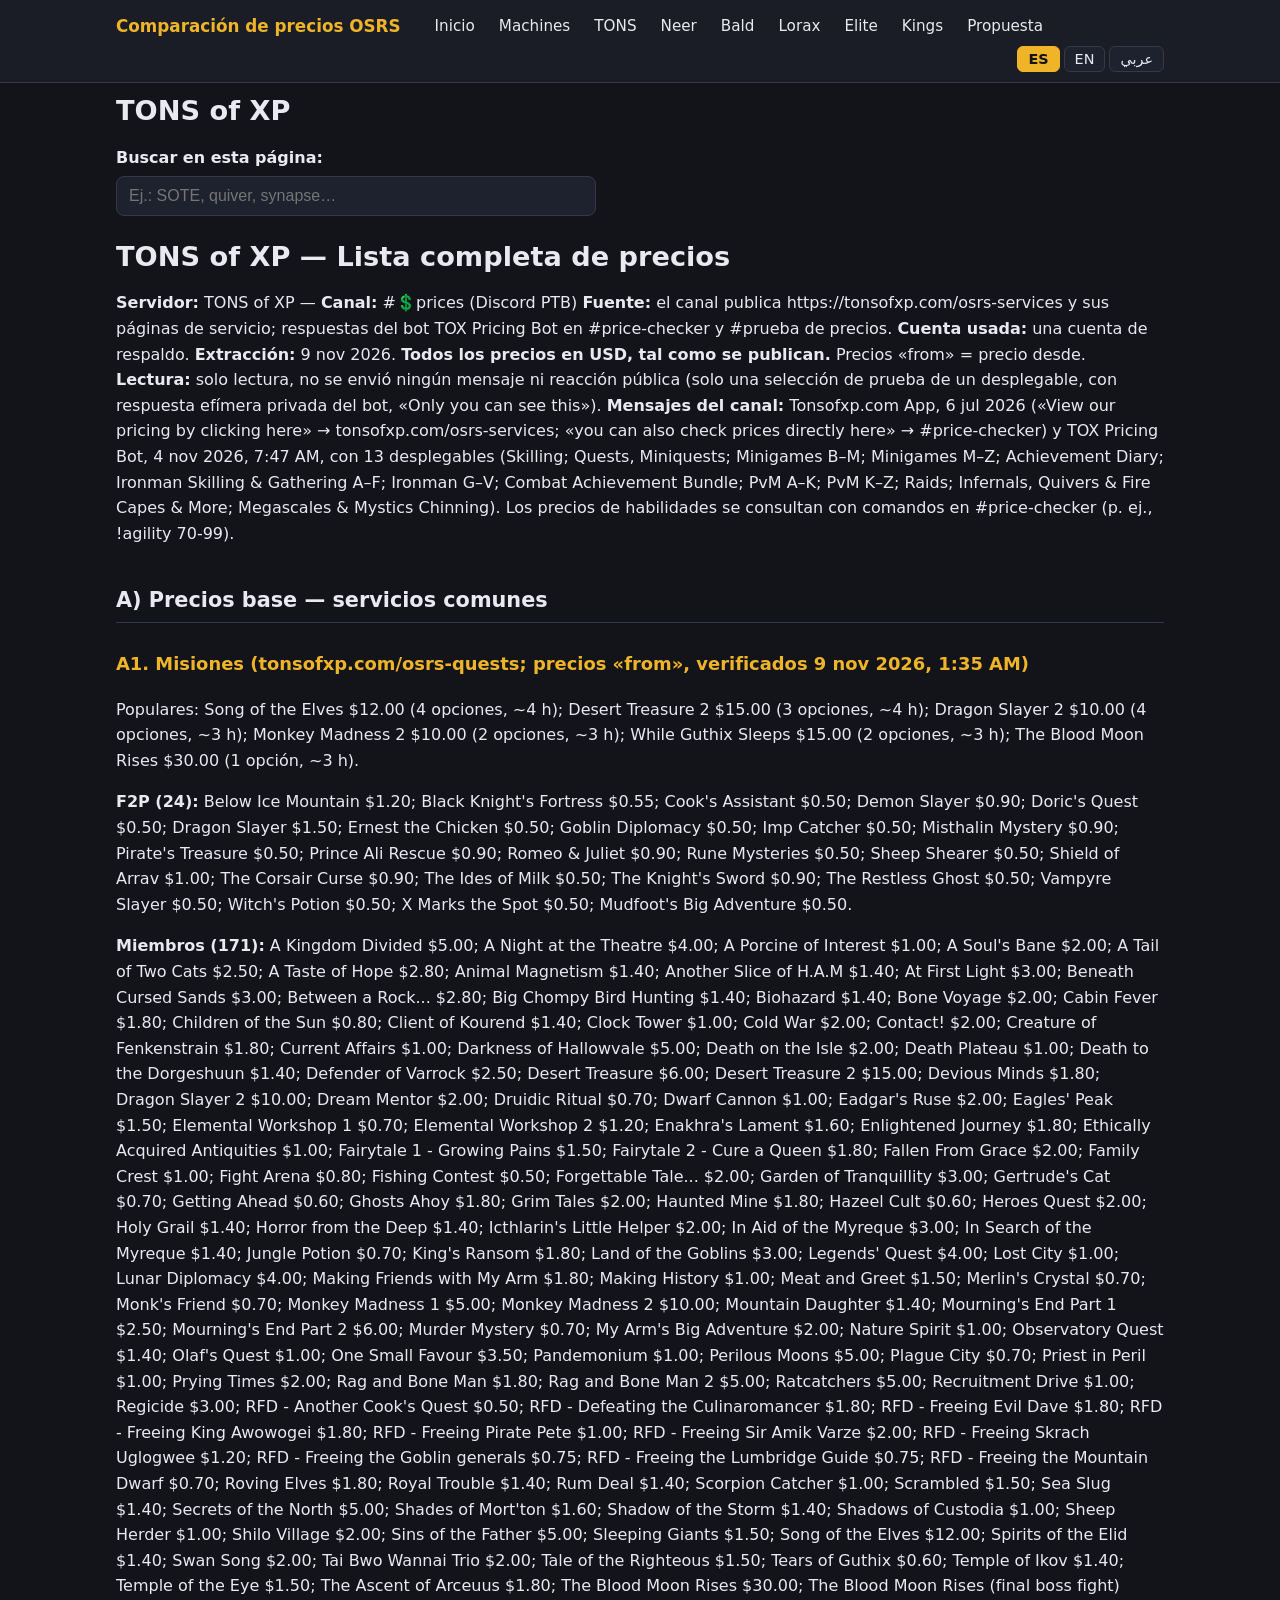
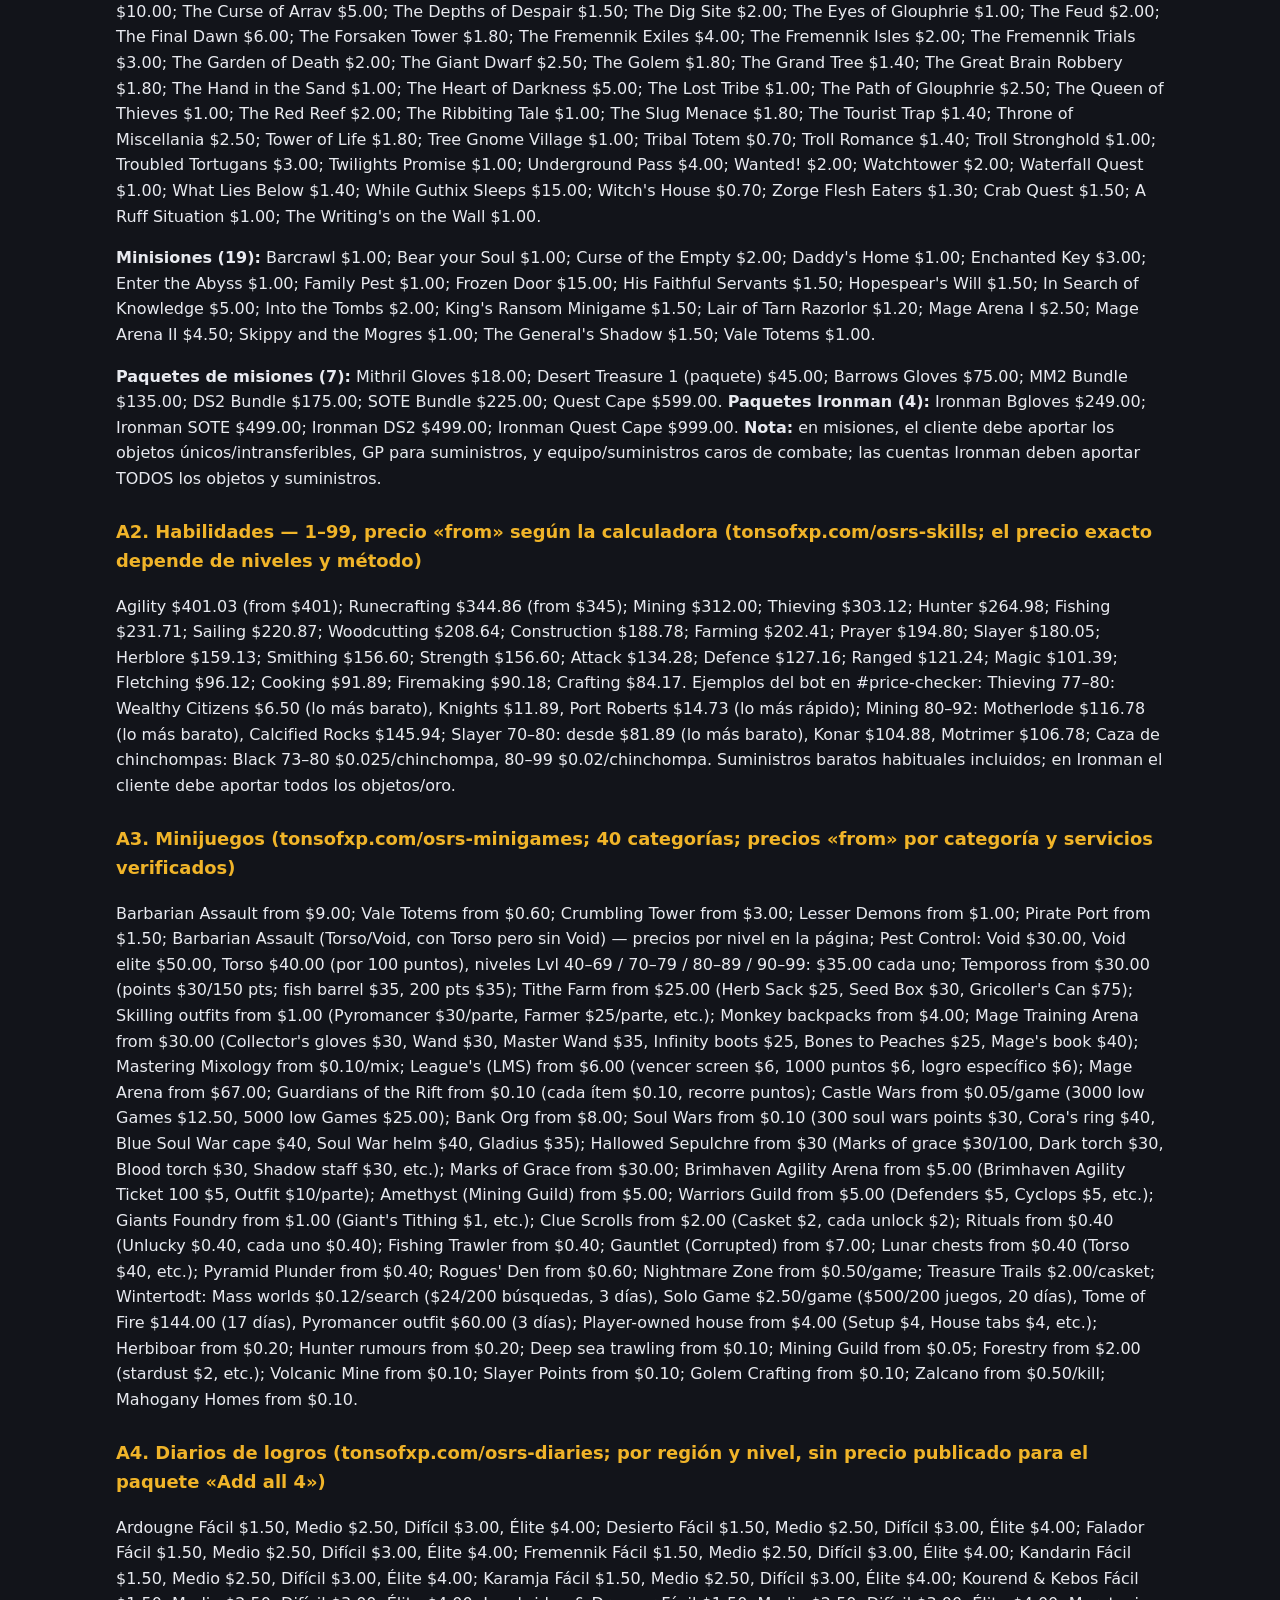
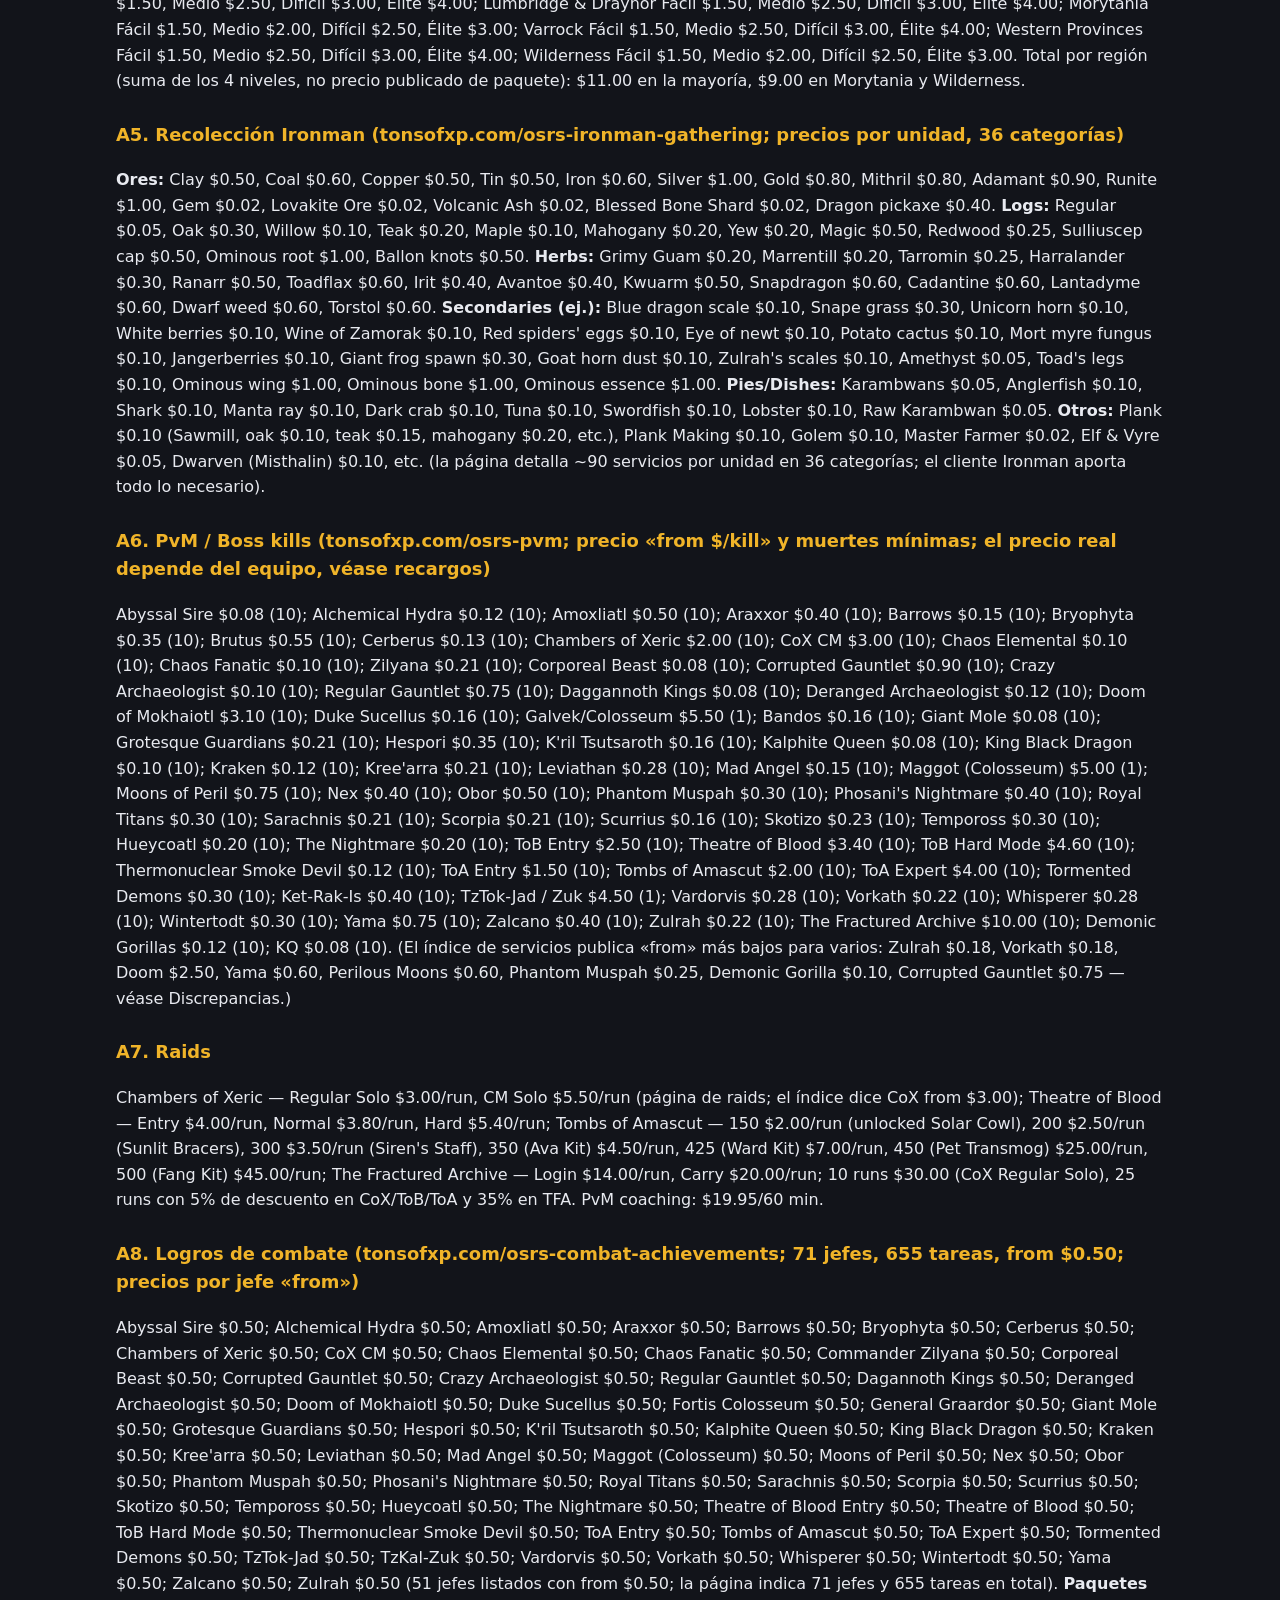
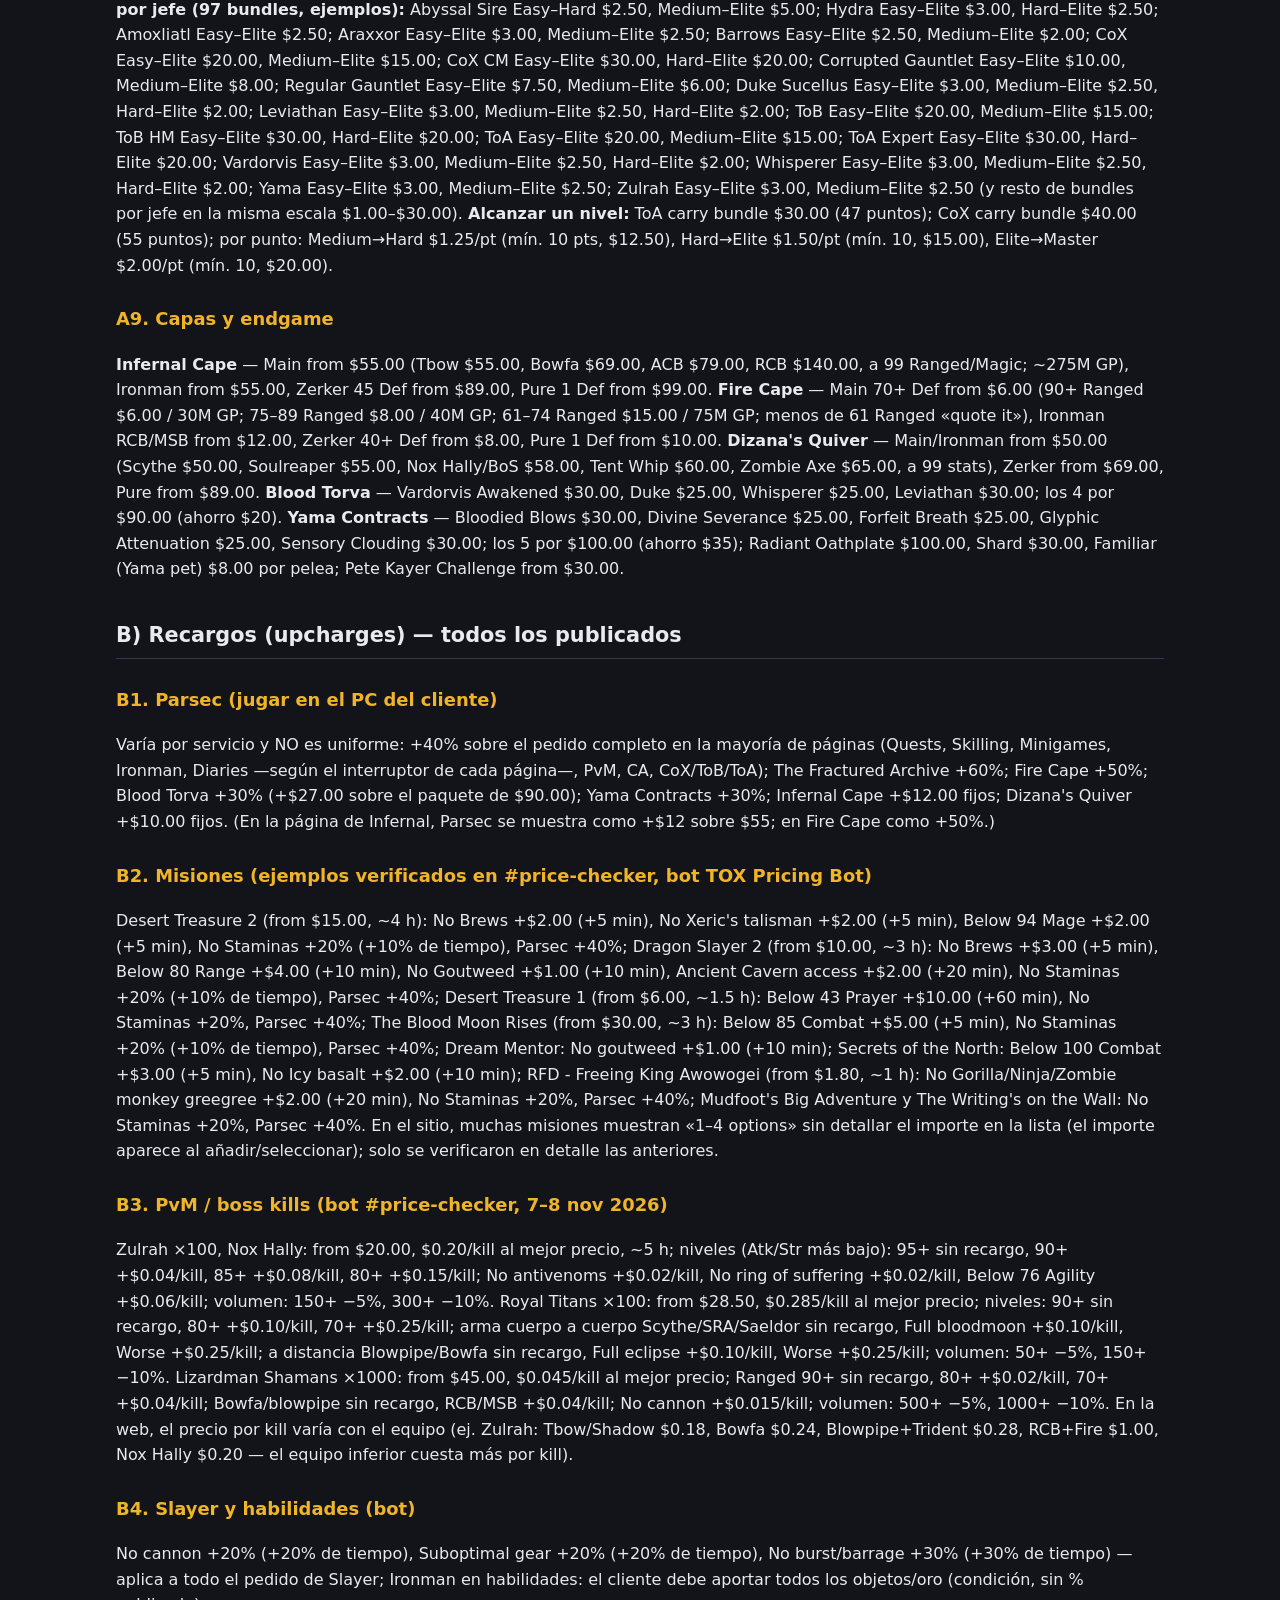
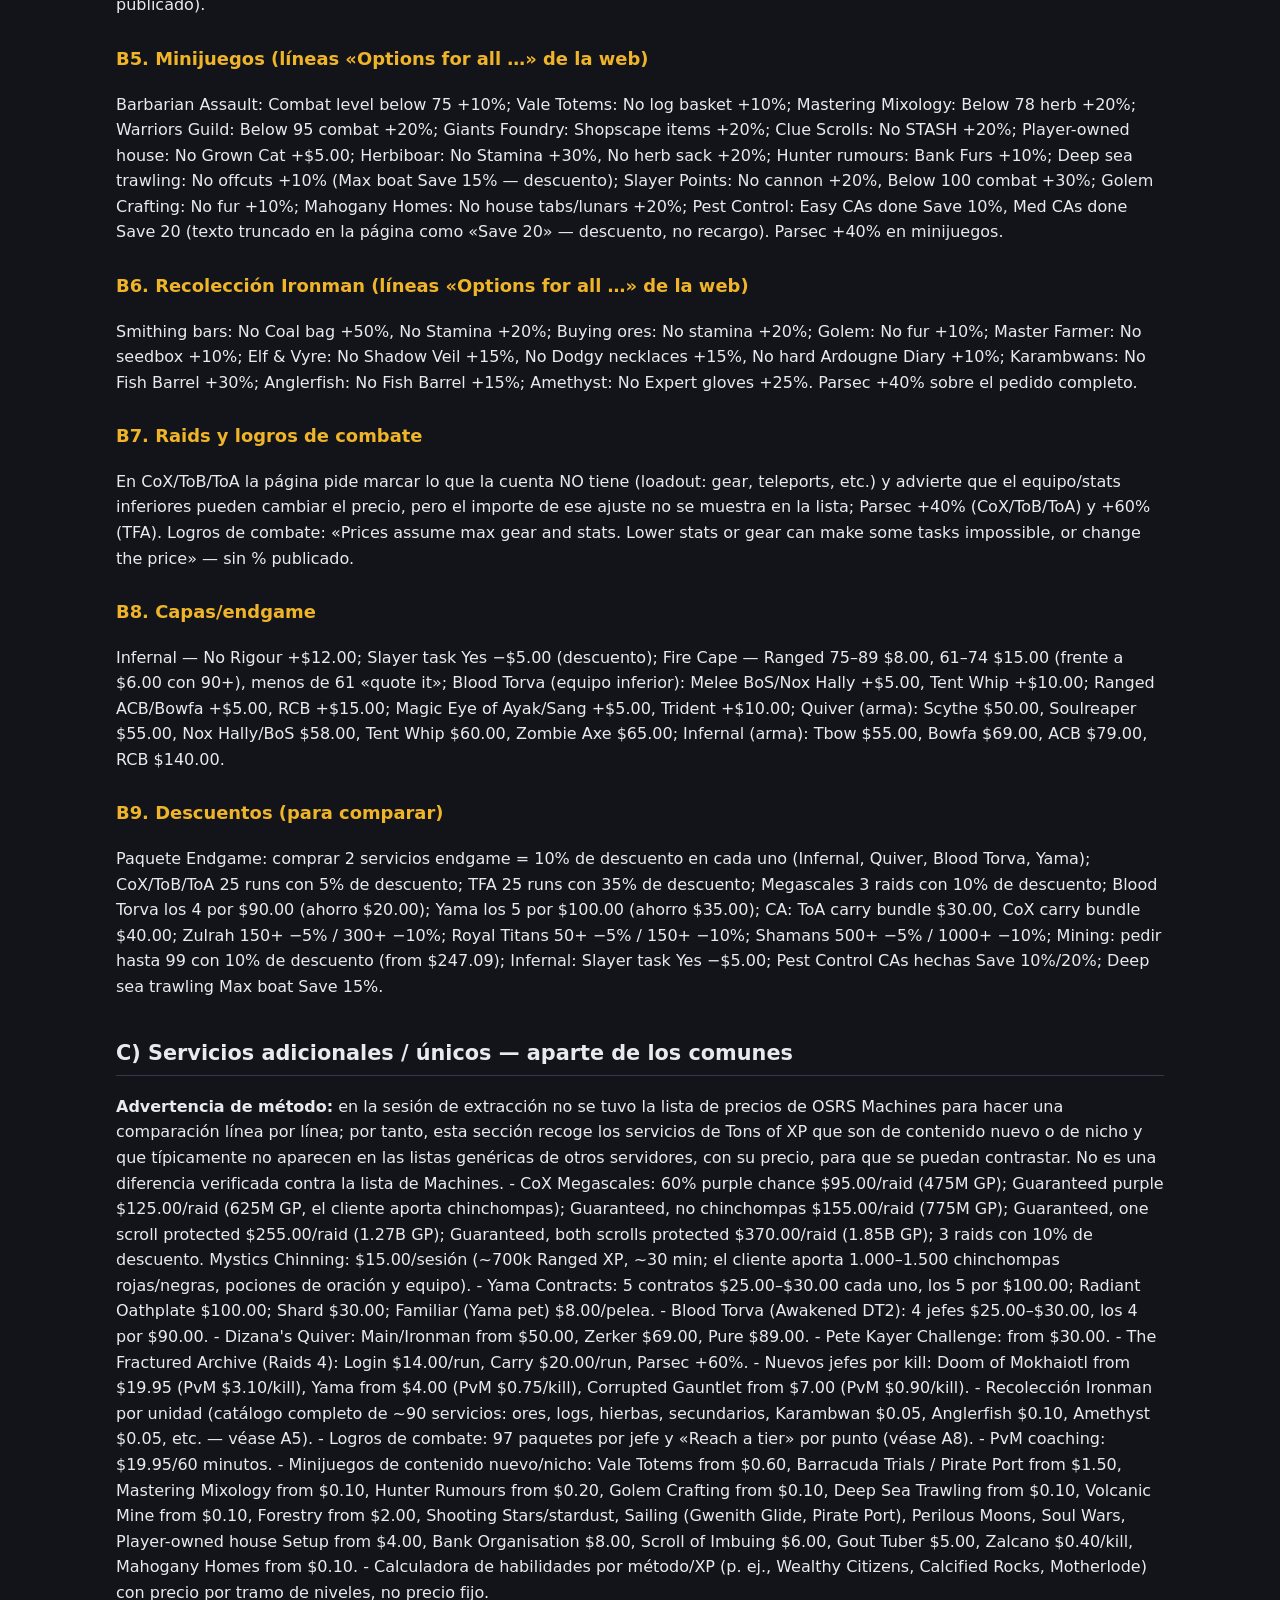
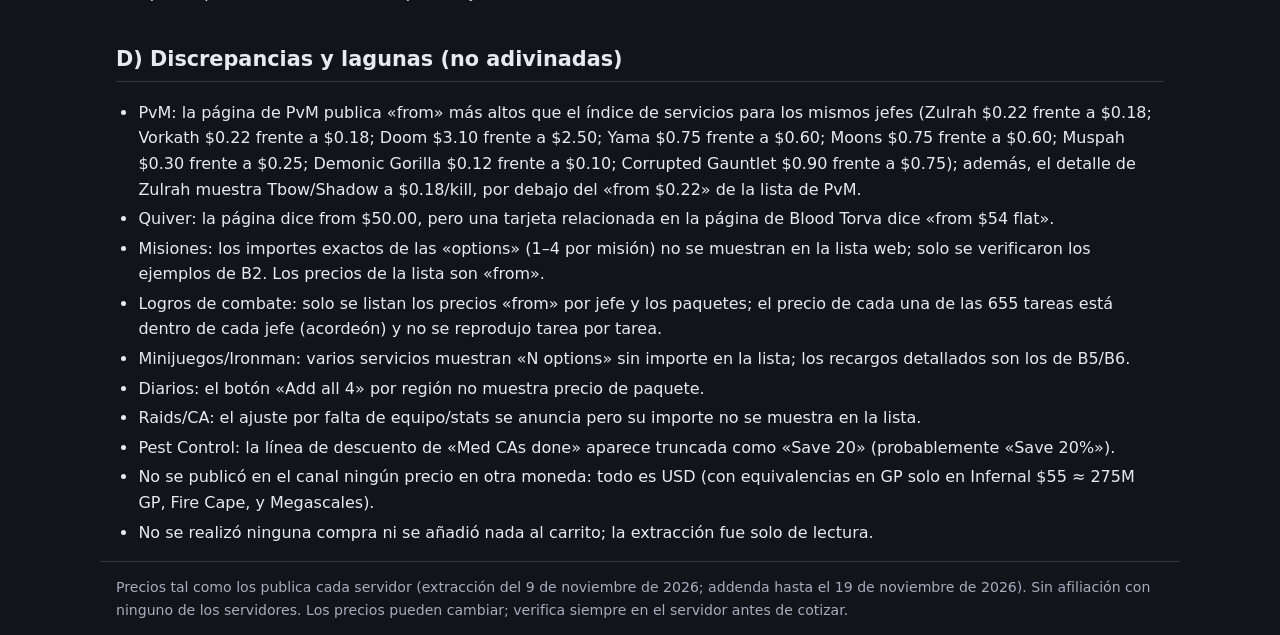
<file: tons.html>
<!DOCTYPE html>
<html lang="es">
<head>
<meta charset="utf-8">
<meta name="viewport" content="width=device-width, initial-scale=1">
<title data-i18n="title_tons">TONS of XP — Precios</title>
<link rel="stylesheet" href="style.css">
</head>
<body>
<header class="top">
  <div class="wrap">
    <a class="brand" href="index.html" data-i18n="brand">Comparación de precios OSRS</a>
    <nav><a href="index.html" data-i18n="nav_inicio">Inicio</a><a href="machines.html">Machines</a><a href="tons.html">TONS</a><a href="neer.html">Neer</a><a href="bald.html">Bald</a><a href="lorax.html">Lorax</a><a href="elite.html">Elite</a><a href="kings.html">Kings</a><a href="propuesta.html" data-i18n="nav_propuesta">Propuesta</a></nav>
    
<div class="lang-switch" role="group" aria-label="Idioma / Language / اللغة">
  <button type="button" data-lang="es" class="active" aria-pressed="true">ES</button>
  <button type="button" data-lang="en" aria-pressed="false">EN</button>
  <button type="button" data-lang="ar" aria-pressed="false">عربي</button>
</div>

  </div>
</header>
<main class="wrap">
  <h1>TONS of XP</h1>
  
<div class="buscador">
  <label for="buscar" data-i18n="search_label">Buscar en esta página:</label>
  <input type="search" id="buscar" placeholder="Ej.: SOTE, quiver, synapse…" autocomplete="off" data-i18n-placeholder="search_placeholder">
  <p id="sin-resultados" class="sin-resultados" style="display:none" data-i18n="search_noresults">Sin resultados para esa búsqueda.</p>
</div>

  
  <h1 id="tons-of-xp-lista-completa-de-precios" data-i18n-html="b_0904">TONS of XP — Lista completa de precios</h1>
<p data-i18n-html="b_0411"><strong>Servidor:</strong> TONS of XP — <strong>Canal:</strong> #💲prices (Discord PTB)
<strong>Fuente:</strong> el canal publica https://tonsofxp.com/osrs-services y sus páginas de servicio; respuestas del bot TOX Pricing Bot en #price-checker y #prueba de precios.
<strong>Cuenta usada:</strong> una cuenta de respaldo. <strong>Extracción:</strong> 9 nov 2026.
<strong>Todos los precios en USD, tal como se publican.</strong> Precios «from» = precio desde.
<strong>Lectura:</strong> solo lectura, no se envió ningún mensaje ni reacción pública (solo una selección de prueba de un desplegable, con respuesta efímera privada del bot, «Only you can see this»).
<strong>Mensajes del canal:</strong> Tonsofxp.com App, 6 jul 2026 («View our pricing by clicking here» → tonsofxp.com/osrs-services; «you can also check prices directly here» → #price-checker) y TOX Pricing Bot, 4 nov 2026, 7:47 AM, con 13 desplegables (Skilling; Quests, Miniquests; Minigames B–M; Minigames M–Z; Achievement Diary; Ironman Skilling &amp; Gathering A–F; Ironman G–V; Combat Achievement Bundle; PvM A–K; PvM K–Z; Raids; Infernals, Quivers &amp; Fire Capes &amp; More; Megascales &amp; Mystics Chinning). Los precios de habilidades se consultan con comandos en #price-checker (p. ej., !agility 70-99).</p>
<h2 id="a-precios-base-servicios-comunes" data-i18n-html="b_0515">A) Precios base — servicios comunes</h2>
<h3 id="a1-misiones-tonsofxpcomosrs-quests-precios-from-verificados-9-nov-2026-135-am" data-i18n-html="b_0516">A1. Misiones (tonsofxp.com/osrs-quests; precios «from», verificados 9 nov 2026, 1:35 AM)</h3>
<p data-i18n-html="b_0830">Populares: Song of the Elves $12.00 (4 opciones, ~4 h); Desert Treasure 2 $15.00 (3 opciones, ~4 h); Dragon Slayer 2 $10.00 (4 opciones, ~3 h); Monkey Madness 2 $10.00 (2 opciones, ~3 h); While Guthix Sleeps $15.00 (2 opciones, ~3 h); The Blood Moon Rises $30.00 (1 opción, ~3 h).</p>
<p><strong>F2P (24):</strong> Below Ice Mountain $1.20; Black Knight's Fortress $0.55; Cook's Assistant $0.50; Demon Slayer $0.90; Doric's Quest $0.50; Dragon Slayer $1.50; Ernest the Chicken $0.50; Goblin Diplomacy $0.50; Imp Catcher $0.50; Misthalin Mystery $0.90; Pirate's Treasure $0.50; Prince Ali Rescue $0.90; Romeo &amp; Juliet $0.90; Rune Mysteries $0.50; Sheep Shearer $0.50; Shield of Arrav $1.00; The Corsair Curse $0.90; The Ides of Milk $0.50; The Knight's Sword $0.90; The Restless Ghost $0.50; Vampyre Slayer $0.50; Witch's Potion $0.50; X Marks the Spot $0.50; Mudfoot's Big Adventure $0.50.</p>
<p data-i18n-html="b_0306"><strong>Miembros (171):</strong> A Kingdom Divided $5.00; A Night at the Theatre $4.00; A Porcine of Interest $1.00; A Soul's Bane $2.00; A Tail of Two Cats $2.50; A Taste of Hope $2.80; Animal Magnetism $1.40; Another Slice of H.A.M $1.40; At First Light $3.00; Beneath Cursed Sands $3.00; Between a Rock... $2.80; Big Chompy Bird Hunting $1.40; Biohazard $1.40; Bone Voyage $2.00; Cabin Fever $1.80; Children of the Sun $0.80; Client of Kourend $1.40; Clock Tower $1.00; Cold War $2.00; Contact! $2.00; Creature of Fenkenstrain $1.80; Current Affairs $1.00; Darkness of Hallowvale $5.00; Death on the Isle $2.00; Death Plateau $1.00; Death to the Dorgeshuun $1.40; Defender of Varrock $2.50; Desert Treasure $6.00; Desert Treasure 2 $15.00; Devious Minds $1.80; Dragon Slayer 2 $10.00; Dream Mentor $2.00; Druidic Ritual $0.70; Dwarf Cannon $1.00; Eadgar's Ruse $2.00; Eagles' Peak $1.50; Elemental Workshop 1 $0.70; Elemental Workshop 2 $1.20; Enakhra's Lament $1.60; Enlightened Journey $1.80; Ethically Acquired Antiquities $1.00; Fairytale 1 - Growing Pains $1.50; Fairytale 2 - Cure a Queen $1.80; Fallen From Grace $2.00; Family Crest $1.00; Fight Arena $0.80; Fishing Contest $0.50; Forgettable Tale... $2.00; Garden of Tranquillity $3.00; Gertrude's Cat $0.70; Getting Ahead $0.60; Ghosts Ahoy $1.80; Grim Tales $2.00; Haunted Mine $1.80; Hazeel Cult $0.60; Heroes Quest $2.00; Holy Grail $1.40; Horror from the Deep $1.40; Icthlarin's Little Helper $2.00; In Aid of the Myreque $3.00; In Search of the Myreque $1.40; Jungle Potion $0.70; King's Ransom $1.80; Land of the Goblins $3.00; Legends' Quest $4.00; Lost City $1.00; Lunar Diplomacy $4.00; Making Friends with My Arm $1.80; Making History $1.00; Meat and Greet $1.50; Merlin's Crystal $0.70; Monk's Friend $0.70; Monkey Madness 1 $5.00; Monkey Madness 2 $10.00; Mountain Daughter $1.40; Mourning's End Part 1 $2.50; Mourning's End Part 2 $6.00; Murder Mystery $0.70; My Arm's Big Adventure $2.00; Nature Spirit $1.00; Observatory Quest $1.40; Olaf's Quest $1.00; One Small Favour $3.50; Pandemonium $1.00; Perilous Moons $5.00; Plague City $0.70; Priest in Peril $1.00; Prying Times $2.00; Rag and Bone Man $1.80; Rag and Bone Man 2 $5.00; Ratcatchers $5.00; Recruitment Drive $1.00; Regicide $3.00; RFD - Another Cook's Quest $0.50; RFD - Defeating the Culinaromancer $1.80; RFD - Freeing Evil Dave $1.80; RFD - Freeing King Awowogei $1.80; RFD - Freeing Pirate Pete $1.00; RFD - Freeing Sir Amik Varze $2.00; RFD - Freeing Skrach Uglogwee $1.20; RFD - Freeing the Goblin generals $0.75; RFD - Freeing the Lumbridge Guide $0.75; RFD - Freeing the Mountain Dwarf $0.70; Roving Elves $1.80; Royal Trouble $1.40; Rum Deal $1.40; Scorpion Catcher $1.00; Scrambled $1.50; Sea Slug $1.40; Secrets of the North $5.00; Shades of Mort'ton $1.60; Shadow of the Storm $1.40; Shadows of Custodia $1.00; Sheep Herder $1.00; Shilo Village $2.00; Sins of the Father $5.00; Sleeping Giants $1.50; Song of the Elves $12.00; Spirits of the Elid $1.40; Swan Song $2.00; Tai Bwo Wannai Trio $2.00; Tale of the Righteous $1.50; Tears of Guthix $0.60; Temple of Ikov $1.40; Temple of the Eye $1.50; The Ascent of Arceuus $1.80; The Blood Moon Rises $30.00; The Blood Moon Rises (final boss fight) $10.00; The Curse of Arrav $5.00; The Depths of Despair $1.50; The Dig Site $2.00; The Eyes of Glouphrie $1.00; The Feud $2.00; The Final Dawn $6.00; The Forsaken Tower $1.80; The Fremennik Exiles $4.00; The Fremennik Isles $2.00; The Fremennik Trials $3.00; The Garden of Death $2.00; The Giant Dwarf $2.50; The Golem $1.80; The Grand Tree $1.40; The Great Brain Robbery $1.80; The Hand in the Sand $1.00; The Heart of Darkness $5.00; The Lost Tribe $1.00; The Path of Glouphrie $2.50; The Queen of Thieves $1.00; The Red Reef $2.00; The Ribbiting Tale $1.00; The Slug Menace $1.80; The Tourist Trap $1.40; Throne of Miscellania $2.50; Tower of Life $1.80; Tree Gnome Village $1.00; Tribal Totem $0.70; Troll Romance $1.40; Troll Stronghold $1.00; Troubled Tortugans $3.00; Twilights Promise $1.00; Underground Pass $4.00; Wanted! $2.00; Watchtower $2.00; Waterfall Quest $1.00; What Lies Below $1.40; While Guthix Sleeps $15.00; Witch's House $0.70; Zorge Flesh Eaters $1.30; Crab Quest $1.50; A Ruff Situation $1.00; The Writing's on the Wall $1.00.</p>
<p data-i18n-html="b_0314"><strong>Minisiones (19):</strong> Barcrawl $1.00; Bear your Soul $1.00; Curse of the Empty $2.00; Daddy's Home $1.00; Enchanted Key $3.00; Enter the Abyss $1.00; Family Pest $1.00; Frozen Door $15.00; His Faithful Servants $1.50; Hopespear's Will $1.50; In Search of Knowledge $5.00; Into the Tombs $2.00; King's Ransom Minigame $1.50; Lair of Tarn Razorlor $1.20; Mage Arena I $2.50; Mage Arena II $4.50; Skippy and the Mogres $1.00; The General's Shadow $1.50; Vale Totems $1.00.</p>
<p data-i18n-html="b_0346"><strong>Paquetes de misiones (7):</strong> Mithril Gloves $18.00; Desert Treasure 1 (paquete) $45.00; Barrows Gloves $75.00; MM2 Bundle $135.00; DS2 Bundle $175.00; SOTE Bundle $225.00; Quest Cape $599.00.
<strong>Paquetes Ironman (4):</strong> Ironman Bgloves $249.00; Ironman SOTE $499.00; Ironman DS2 $499.00; Ironman Quest Cape $999.00.
<strong>Nota:</strong> en misiones, el cliente debe aportar los objetos únicos/intransferibles, GP para suministros, y equipo/suministros caros de combate; las cuentas Ironman deben aportar TODOS los objetos y suministros.</p>
<h3 id="a2-habilidades-199-precio-from-segun-la-calculadora-tonsofxpcomosrs-skills-el-precio-exacto-depende-de-niveles-y-metodo" data-i18n-html="b_0548">A2. Habilidades — 1–99, precio «from» según la calculadora (tonsofxp.com/osrs-skills; el precio exacto depende de niveles y método)</h3>
<p data-i18n-html="b_0591">Agility $401.03 (from $401); Runecrafting $344.86 (from $345); Mining $312.00; Thieving $303.12; Hunter $264.98; Fishing $231.71; Sailing $220.87; Woodcutting $208.64; Construction $188.78; Farming $202.41; Prayer $194.80; Slayer $180.05; Herblore $159.13; Smithing $156.60; Strength $156.60; Attack $134.28; Defence $127.16; Ranged $121.24; Magic $101.39; Fletching $96.12; Cooking $91.89; Firemaking $90.18; Crafting $84.17.
Ejemplos del bot en #price-checker: Thieving 77–80: Wealthy Citizens $6.50 (lo más barato), Knights $11.89, Port Roberts $14.73 (lo más rápido); Mining 80–92: Motherlode $116.78 (lo más barato), Calcified Rocks $145.94; Slayer 70–80: desde $81.89 (lo más barato), Konar $104.88, Motrimer $106.78; Caza de chinchompas: Black 73–80 $0.025/chinchompa, 80–99 $0.02/chinchompa. Suministros baratos habituales incluidos; en Ironman el cliente debe aportar todos los objetos/oro.</p>
<h3 id="a3-minijuegos-tonsofxpcomosrs-minigames-40-categorias-precios-from-por-categoria-y-servicios-verificados" data-i18n-html="b_0554">A3. Minijuegos (tonsofxp.com/osrs-minigames; 40 categorías; precios «from» por categoría y servicios verificados)</h3>
<p data-i18n-html="b_0616">Barbarian Assault from $9.00; Vale Totems from $0.60; Crumbling Tower from $3.00; Lesser Demons from $1.00; Pirate Port from $1.50; Barbarian Assault (Torso/Void, con Torso pero sin Void) — precios por nivel en la página; Pest Control: Void $30.00, Void elite $50.00, Torso $40.00 (por 100 puntos), niveles Lvl 40–69 / 70–79 / 80–89 / 90–99: $35.00 cada uno; Tempoross from $30.00 (points $30/150 pts; fish barrel $35, 200 pts $35); Tithe Farm from $25.00 (Herb Sack $25, Seed Box $30, Gricoller's Can $75); Skilling outfits from $1.00 (Pyromancer $30/parte, Farmer $25/parte, etc.); Monkey backpacks from $4.00; Mage Training Arena from $30.00 (Collector's gloves $30, Wand $30, Master Wand $35, Infinity boots $25, Bones to Peaches $25, Mage's book $40); Mastering Mixology from $0.10/mix; League's (LMS) from $6.00 (vencer screen $6, 1000 puntos $6, logro específico $6); Mage Arena from $67.00; Guardians of the Rift from $0.10 (cada ítem $0.10, recorre puntos); Castle Wars from $0.05/game (3000 low Games $12.50, 5000 low Games $25.00); Bank Org from $8.00; Soul Wars from $0.10 (300 soul wars points $30, Cora's ring $40, Blue Soul War cape $40, Soul War helm $40, Gladius $35); Hallowed Sepulchre from $30 (Marks of grace $30/100, Dark torch $30, Blood torch $30, Shadow staff $30, etc.); Marks of Grace from $30.00; Brimhaven Agility Arena from $5.00 (Brimhaven Agility Ticket 100 $5, Outfit $10/parte); Amethyst (Mining Guild) from $5.00; Warriors Guild from $5.00 (Defenders $5, Cyclops $5, etc.); Giants Foundry from $1.00 (Giant's Tithing $1, etc.); Clue Scrolls from $2.00 (Casket $2, cada unlock $2); Rituals from $0.40 (Unlucky $0.40, cada uno $0.40); Fishing Trawler from $0.40; Gauntlet (Corrupted) from $7.00; Lunar chests from $0.40 (Torso $40, etc.); Pyramid Plunder from $0.40; Rogues' Den from $0.60; Nightmare Zone from $0.50/game; Treasure Trails $2.00/casket; Wintertodt: Mass worlds $0.12/search ($24/200 búsquedas, 3 días), Solo Game $2.50/game ($500/200 juegos, 20 días), Tome of Fire $144.00 (17 días), Pyromancer outfit $60.00 (3 días); Player-owned house from $4.00 (Setup $4, House tabs $4, etc.); Herbiboar from $0.20; Hunter rumours from $0.20; Deep sea trawling from $0.10; Mining Guild from $0.05; Forestry from $2.00 (stardust $2, etc.); Volcanic Mine from $0.10; Slayer Points from $0.10; Golem Crafting from $0.10; Zalcano from $0.50/kill; Mahogany Homes from $0.10.</p>
<h3 id="a4-diarios-de-logros-tonsofxpcomosrs-diaries-por-region-y-nivel-sin-precio-publicado-para-el-paquete-add-all-4" data-i18n-html="b_0556">A4. Diarios de logros (tonsofxp.com/osrs-diaries; por región y nivel, sin precio publicado para el paquete «Add all 4»)</h3>
<p data-i18n-html="b_0598">Ardougne Fácil $1.50, Medio $2.50, Difícil $3.00, Élite $4.00; Desierto Fácil $1.50, Medio $2.50, Difícil $3.00, Élite $4.00; Falador Fácil $1.50, Medio $2.50, Difícil $3.00, Élite $4.00; Fremennik Fácil $1.50, Medio $2.50, Difícil $3.00, Élite $4.00; Kandarin Fácil $1.50, Medio $2.50, Difícil $3.00, Élite $4.00; Karamja Fácil $1.50, Medio $2.50, Difícil $3.00, Élite $4.00; Kourend &amp; Kebos Fácil $1.50, Medio $2.50, Difícil $3.00, Élite $4.00; Lumbridge &amp; Draynor Fácil $1.50, Medio $2.50, Difícil $3.00, Élite $4.00; Morytania Fácil $1.50, Medio $2.00, Difícil $2.50, Élite $3.00; Varrock Fácil $1.50, Medio $2.50, Difícil $3.00, Élite $4.00; Western Provinces Fácil $1.50, Medio $2.50, Difícil $3.00, Élite $4.00; Wilderness Fácil $1.50, Medio $2.00, Difícil $2.50, Élite $3.00. Total por región (suma de los 4 niveles, no precio publicado de paquete): $11.00 en la mayoría, $9.00 en Morytania y Wilderness.</p>
<h3 id="a5-recoleccion-ironman-tonsofxpcomosrs-ironman-gathering-precios-por-unidad-36-categorias" data-i18n-html="b_0561">A5. Recolección Ironman (tonsofxp.com/osrs-ironman-gathering; precios por unidad, 36 categorías)</h3>
<p data-i18n-html="b_0339"><strong>Ores:</strong> Clay $0.50, Coal $0.60, Copper $0.50, Tin $0.50, Iron $0.60, Silver $1.00, Gold $0.80, Mithril $0.80, Adamant $0.90, Runite $1.00, Gem $0.02, Lovakite Ore $0.02, Volcanic Ash $0.02, Blessed Bone Shard $0.02, Dragon pickaxe $0.40.
<strong>Logs:</strong> Regular $0.05, Oak $0.30, Willow $0.10, Teak $0.20, Maple $0.10, Mahogany $0.20, Yew $0.20, Magic $0.50, Redwood $0.25, Sulliuscep cap $0.50, Ominous root $1.00, Ballon knots $0.50.
<strong>Herbs:</strong> Grimy Guam $0.20, Marrentill $0.20, Tarromin $0.25, Harralander $0.30, Ranarr $0.50, Toadflax $0.60, Irit $0.40, Avantoe $0.40, Kwuarm $0.50, Snapdragon $0.60, Cadantine $0.60, Lantadyme $0.60, Dwarf weed $0.60, Torstol $0.60.
<strong>Secondaries (ej.):</strong> Blue dragon scale $0.10, Snape grass $0.30, Unicorn horn $0.10, White berries $0.10, Wine of Zamorak $0.10, Red spiders' eggs $0.10, Eye of newt $0.10, Potato cactus $0.10, Mort myre fungus $0.10, Jangerberries $0.10, Giant frog spawn $0.30, Goat horn dust $0.10, Zulrah's scales $0.10, Amethyst $0.05, Toad's legs $0.10, Ominous wing $1.00, Ominous bone $1.00, Ominous essence $1.00.
<strong>Pies/Dishes:</strong> Karambwans $0.05, Anglerfish $0.10, Shark $0.10, Manta ray $0.10, Dark crab $0.10, Tuna $0.10, Swordfish $0.10, Lobster $0.10, Raw Karambwan $0.05.
<strong>Otros:</strong> Plank $0.10 (Sawmill, oak $0.10, teak $0.15, mahogany $0.20, etc.), Plank Making $0.10, Golem $0.10, Master Farmer $0.02, Elf &amp; Vyre $0.05, Dwarven (Misthalin) $0.10, etc. (la página detalla ~90 servicios por unidad en 36 categorías; el cliente Ironman aporta todo lo necesario).</p>
<h3 id="a6-pvm-boss-kills-tonsofxpcomosrs-pvm-precio-from-kill-y-muertes-minimas-el-precio-real-depende-del-equipo-vease-recargos" data-i18n-html="b_0564">A6. PvM / Boss kills (tonsofxp.com/osrs-pvm; precio «from $/kill» y muertes mínimas; el precio real depende del equipo, véase recargos)</h3>
<p data-i18n-html="b_0580">Abyssal Sire $0.08 (10); Alchemical Hydra $0.12 (10); Amoxliatl $0.50 (10); Araxxor $0.40 (10); Barrows $0.15 (10); Bryophyta $0.35 (10); Brutus $0.55 (10); Cerberus $0.13 (10); Chambers of Xeric $2.00 (10); CoX CM $3.00 (10); Chaos Elemental $0.10 (10); Chaos Fanatic $0.10 (10); Zilyana $0.21 (10); Corporeal Beast $0.08 (10); Corrupted Gauntlet $0.90 (10); Crazy Archaeologist $0.10 (10); Regular Gauntlet $0.75 (10); Daggannoth Kings $0.08 (10); Deranged Archaeologist $0.12 (10); Doom of Mokhaiotl $3.10 (10); Duke Sucellus $0.16 (10); Galvek/Colosseum $5.50 (1); Bandos $0.16 (10); Giant Mole $0.08 (10); Grotesque Guardians $0.21 (10); Hespori $0.35 (10); K'ril Tsutsaroth $0.16 (10); Kalphite Queen $0.08 (10); King Black Dragon $0.10 (10); Kraken $0.12 (10); Kree'arra $0.21 (10); Leviathan $0.28 (10); Mad Angel $0.15 (10); Maggot (Colosseum) $5.00 (1); Moons of Peril $0.75 (10); Nex $0.40 (10); Obor $0.50 (10); Phantom Muspah $0.30 (10); Phosani's Nightmare $0.40 (10); Royal Titans $0.30 (10); Sarachnis $0.21 (10); Scorpia $0.21 (10); Scurrius $0.16 (10); Skotizo $0.23 (10); Tempoross $0.30 (10); Hueycoatl $0.20 (10); The Nightmare $0.20 (10); ToB Entry $2.50 (10); Theatre of Blood $3.40 (10); ToB Hard Mode $4.60 (10); Thermonuclear Smoke Devil $0.12 (10); ToA Entry $1.50 (10); Tombs of Amascut $2.00 (10); ToA Expert $4.00 (10); Tormented Demons $0.30 (10); Ket-Rak-Is $0.40 (10); TzTok-Jad / Zuk $4.50 (1); Vardorvis $0.28 (10); Vorkath $0.22 (10); Whisperer $0.28 (10); Wintertodt $0.30 (10); Yama $0.75 (10); Zalcano $0.40 (10); Zulrah $0.22 (10); The Fractured Archive $10.00 (10); Demonic Gorillas $0.12 (10); KQ $0.08 (10).
(El índice de servicios publica «from» más bajos para varios: Zulrah $0.18, Vorkath $0.18, Doom $2.50, Yama $0.60, Perilous Moons $0.60, Phantom Muspah $0.25, Demonic Gorilla $0.10, Corrupted Gauntlet $0.75 — véase Discrepancias.)</p>
<h3 id="a7-raids">A7. Raids</h3>
<p data-i18n-html="b_0632">Chambers of Xeric — Regular Solo $3.00/run, CM Solo $5.50/run (página de raids; el índice dice CoX from $3.00); Theatre of Blood — Entry $4.00/run, Normal $3.80/run, Hard $5.40/run; Tombs of Amascut — 150 $2.00/run (unlocked Solar Cowl), 200 $2.50/run (Sunlit Bracers), 300 $3.50/run (Siren's Staff), 350 (Ava Kit) $4.50/run, 425 (Ward Kit) $7.00/run, 450 (Pet Transmog) $25.00/run, 500 (Fang Kit) $45.00/run; The Fractured Archive — Login $14.00/run, Carry $20.00/run; 10 runs $30.00 (CoX Regular Solo), 25 runs con 5% de descuento en CoX/ToB/ToA y 35% en TFA. PvM coaching: $19.95/60 min.</p>
<h3 id="a8-logros-de-combate-tonsofxpcomosrs-combat-achievements-71-jefes-655-tareas-from-050-precios-por-jefe-from" data-i18n-html="b_0574">A8. Logros de combate (tonsofxp.com/osrs-combat-achievements; 71 jefes, 655 tareas, from $0.50; precios por jefe «from»)</h3>
<p data-i18n-html="b_0581">Abyssal Sire $0.50; Alchemical Hydra $0.50; Amoxliatl $0.50; Araxxor $0.50; Barrows $0.50; Bryophyta $0.50; Cerberus $0.50; Chambers of Xeric $0.50; CoX CM $0.50; Chaos Elemental $0.50; Chaos Fanatic $0.50; Commander Zilyana $0.50; Corporeal Beast $0.50; Corrupted Gauntlet $0.50; Crazy Archaeologist $0.50; Regular Gauntlet $0.50; Dagannoth Kings $0.50; Deranged Archaeologist $0.50; Doom of Mokhaiotl $0.50; Duke Sucellus $0.50; Fortis Colosseum $0.50; General Graardor $0.50; Giant Mole $0.50; Grotesque Guardians $0.50; Hespori $0.50; K'ril Tsutsaroth $0.50; Kalphite Queen $0.50; King Black Dragon $0.50; Kraken $0.50; Kree'arra $0.50; Leviathan $0.50; Mad Angel $0.50; Maggot (Colosseum) $0.50; Moons of Peril $0.50; Nex $0.50; Obor $0.50; Phantom Muspah $0.50; Phosani's Nightmare $0.50; Royal Titans $0.50; Sarachnis $0.50; Scorpia $0.50; Scurrius $0.50; Skotizo $0.50; Tempoross $0.50; Hueycoatl $0.50; The Nightmare $0.50; Theatre of Blood Entry $0.50; Theatre of Blood $0.50; ToB Hard Mode $0.50; Thermonuclear Smoke Devil $0.50; ToA Entry $0.50; Tombs of Amascut $0.50; ToA Expert $0.50; Tormented Demons $0.50; TzTok-Jad $0.50; TzKal-Zuk $0.50; Vardorvis $0.50; Vorkath $0.50; Whisperer $0.50; Wintertodt $0.50; Yama $0.50; Zalcano $0.50; Zulrah $0.50 (51 jefes listados con from $0.50; la página indica 71 jefes y 655 tareas en total).
<strong>Paquetes por jefe (97 bundles, ejemplos):</strong> Abyssal Sire Easy–Hard $2.50, Medium–Elite $5.00; Hydra Easy–Elite $3.00, Hard–Elite $2.50; Amoxliatl Easy–Elite $2.50; Araxxor Easy–Elite $3.00, Medium–Elite $2.50; Barrows Easy–Elite $2.50, Medium–Elite $2.00; CoX Easy–Elite $20.00, Medium–Elite $15.00; CoX CM Easy–Elite $30.00, Hard–Elite $20.00; Corrupted Gauntlet Easy–Elite $10.00, Medium–Elite $8.00; Regular Gauntlet Easy–Elite $7.50, Medium–Elite $6.00; Duke Sucellus Easy–Elite $3.00, Medium–Elite $2.50, Hard–Elite $2.00; Leviathan Easy–Elite $3.00, Medium–Elite $2.50, Hard–Elite $2.00; ToB Easy–Elite $20.00, Medium–Elite $15.00; ToB HM Easy–Elite $30.00, Hard–Elite $20.00; ToA Easy–Elite $20.00, Medium–Elite $15.00; ToA Expert Easy–Elite $30.00, Hard–Elite $20.00; Vardorvis Easy–Elite $3.00, Medium–Elite $2.50, Hard–Elite $2.00; Whisperer Easy–Elite $3.00, Medium–Elite $2.50, Hard–Elite $2.00; Yama Easy–Elite $3.00, Medium–Elite $2.50; Zulrah Easy–Elite $3.00, Medium–Elite $2.50 (y resto de bundles por jefe en la misma escala $1.00–$30.00).
<strong>Alcanzar un nivel:</strong> ToA carry bundle $30.00 (47 puntos); CoX carry bundle $40.00 (55 puntos); por punto: Medium→Hard $1.25/pt (mín. 10 pts, $12.50), Hard→Elite $1.50/pt (mín. 10, $15.00), Elite→Master $2.00/pt (mín. 10, $20.00).</p>
<h3 id="a9-capas-y-endgame" data-i18n-html="b_0575">A9. Capas y endgame</h3>
<p data-i18n-html="b_0254"><strong>Infernal Cape</strong> — Main from $55.00 (Tbow $55.00, Bowfa $69.00, ACB $79.00, RCB $140.00, a 99 Ranged/Magic; ~275M GP), Ironman from $55.00, Zerker 45 Def from $89.00, Pure 1 Def from $99.00.
<strong>Fire Cape</strong> — Main 70+ Def from $6.00 (90+ Ranged $6.00 / 30M GP; 75–89 Ranged $8.00 / 40M GP; 61–74 Ranged $15.00 / 75M GP; menos de 61 Ranged «quote it»), Ironman RCB/MSB from $12.00, Zerker 40+ Def from $8.00, Pure 1 Def from $10.00.
<strong>Dizana's Quiver</strong> — Main/Ironman from $50.00 (Scythe $50.00, Soulreaper $55.00, Nox Hally/BoS $58.00, Tent Whip $60.00, Zombie Axe $65.00, a 99 stats), Zerker from $69.00, Pure from $89.00.
<strong>Blood Torva</strong> — Vardorvis Awakened $30.00, Duke $25.00, Whisperer $25.00, Leviathan $30.00; los 4 por $90.00 (ahorro $20).
<strong>Yama Contracts</strong> — Bloodied Blows $30.00, Divine Severance $25.00, Forfeit Breath $25.00, Glyphic Attenuation $25.00, Sensory Clouding $30.00; los 5 por $100.00 (ahorro $35); Radiant Oathplate $100.00, Shard $30.00, Familiar (Yama pet) $8.00 por pelea; Pete Kayer Challenge from $30.00.</p>
<h2 id="b-recargos-upcharges-todos-los-publicados" data-i18n-html="b_0601">B) Recargos (upcharges) — todos los publicados</h2>
<h3 id="b1-parsec-jugar-en-el-pc-del-cliente" data-i18n-html="b_0605">B1. Parsec (jugar en el PC del cliente)</h3>
<p data-i18n-html="b_0915">Varía por servicio y NO es uniforme: +40% sobre el pedido completo en la mayoría de páginas (Quests, Skilling, Minigames, Ironman, Diaries —según el interruptor de cada página—, PvM, CA, CoX/ToB/ToA); The Fractured Archive +60%; Fire Cape +50%; Blood Torva +30% (+$27.00 sobre el paquete de $90.00); Yama Contracts +30%; Infernal Cape +$12.00 fijos; Dizana's Quiver +$10.00 fijos. (En la página de Infernal, Parsec se muestra como +$12 sobre $55; en Fire Cape como +50%.)</p>
<h3 id="b2-misiones-ejemplos-verificados-en-price-checker-bot-tox-pricing-bot" data-i18n-html="b_0606">B2. Misiones (ejemplos verificados en #price-checker, bot TOX Pricing Bot)</h3>
<p data-i18n-html="b_0667">Desert Treasure 2 (from $15.00, ~4 h): No Brews +$2.00 (+5 min), No Xeric's talisman +$2.00 (+5 min), Below 94 Mage +$2.00 (+5 min), No Staminas +20% (+10% de tiempo), Parsec +40%; Dragon Slayer 2 (from $10.00, ~3 h): No Brews +$3.00 (+5 min), Below 80 Range +$4.00 (+10 min), No Goutweed +$1.00 (+10 min), Ancient Cavern access +$2.00 (+20 min), No Staminas +20% (+10% de tiempo), Parsec +40%; Desert Treasure 1 (from $6.00, ~1.5 h): Below 43 Prayer +$10.00 (+60 min), No Staminas +20%, Parsec +40%; The Blood Moon Rises (from $30.00, ~3 h): Below 85 Combat +$5.00 (+5 min), No Staminas +20% (+10% de tiempo), Parsec +40%; Dream Mentor: No goutweed +$1.00 (+10 min); Secrets of the North: Below 100 Combat +$3.00 (+5 min), No Icy basalt +$2.00 (+10 min); RFD - Freeing King Awowogei (from $1.80, ~1 h): No Gorilla/Ninja/Zombie monkey greegree +$2.00 (+20 min), No Staminas +20%, Parsec +40%; Mudfoot's Big Adventure y The Writing's on the Wall: No Staminas +20%, Parsec +40%. En el sitio, muchas misiones muestran «1–4 options» sin detallar el importe en la lista (el importe aparece al añadir/seleccionar); solo se verificaron en detalle las anteriores.</p>
<h3 id="b3-pvm-boss-kills-bot-price-checker-78-nov-2026" data-i18n-html="b_0607">B3. PvM / boss kills (bot #price-checker, 7–8 nov 2026)</h3>
<p data-i18n-html="b_0924">Zulrah ×100, Nox Hally: from $20.00, $0.20/kill al mejor precio, ~5 h; niveles (Atk/Str más bajo): 95+ sin recargo, 90+ +$0.04/kill, 85+ +$0.08/kill, 80+ +$0.15/kill; No antivenoms +$0.02/kill, No ring of suffering +$0.02/kill, Below 76 Agility +$0.06/kill; volumen: 150+ −5%, 300+ −10%. Royal Titans ×100: from $28.50, $0.285/kill al mejor precio; niveles: 90+ sin recargo, 80+ +$0.10/kill, 70+ +$0.25/kill; arma cuerpo a cuerpo Scythe/SRA/Saeldor sin recargo, Full bloodmoon +$0.10/kill, Worse +$0.25/kill; a distancia Blowpipe/Bowfa sin recargo, Full eclipse +$0.10/kill, Worse +$0.25/kill; volumen: 50+ −5%, 150+ −10%. Lizardman Shamans ×1000: from $45.00, $0.045/kill al mejor precio; Ranged 90+ sin recargo, 80+ +$0.02/kill, 70+ +$0.04/kill; Bowfa/blowpipe sin recargo, RCB/MSB +$0.04/kill; No cannon +$0.015/kill; volumen: 500+ −5%, 1000+ −10%. En la web, el precio por kill varía con el equipo (ej. Zulrah: Tbow/Shadow $0.18, Bowfa $0.24, Blowpipe+Trident $0.28, RCB+Fire $1.00, Nox Hally $0.20 — el equipo inferior cuesta más por kill).</p>
<h3 id="b4-slayer-y-habilidades-bot" data-i18n-html="b_0608">B4. Slayer y habilidades (bot)</h3>
<p data-i18n-html="b_0797">No cannon +20% (+20% de tiempo), Suboptimal gear +20% (+20% de tiempo), No burst/barrage +30% (+30% de tiempo) — aplica a todo el pedido de Slayer; Ironman en habilidades: el cliente debe aportar todos los objetos/oro (condición, sin % publicado).</p>
<h3 id="b5-minijuegos-lineas-options-for-all-de-la-web" data-i18n-html="b_0609">B5. Minijuegos (líneas «Options for all …» de la web)</h3>
<p data-i18n-html="b_0617">Barbarian Assault: Combat level below 75 +10%; Vale Totems: No log basket +10%; Mastering Mixology: Below 78 herb +20%; Warriors Guild: Below 95 combat +20%; Giants Foundry: Shopscape items +20%; Clue Scrolls: No STASH +20%; Player-owned house: No Grown Cat +$5.00; Herbiboar: No Stamina +30%, No herb sack +20%; Hunter rumours: Bank Furs +10%; Deep sea trawling: No offcuts +10% (Max boat Save 15% — descuento); Slayer Points: No cannon +20%, Below 100 combat +30%; Golem Crafting: No fur +10%; Mahogany Homes: No house tabs/lunars +20%; Pest Control: Easy CAs done Save 10%, Med CAs done Save 20 (texto truncado en la página como «Save 20» — descuento, no recargo). Parsec +40% en minijuegos.</p>
<h3 id="b6-recoleccion-ironman-lineas-options-for-all-de-la-web" data-i18n-html="b_0610">B6. Recolección Ironman (líneas «Options for all …» de la web)</h3>
<p data-i18n-html="b_0892">Smithing bars: No Coal bag +50%, No Stamina +20%; Buying ores: No stamina +20%; Golem: No fur +10%; Master Farmer: No seedbox +10%; Elf &amp; Vyre: No Shadow Veil +15%, No Dodgy necklaces +15%, No hard Ardougne Diary +10%; Karambwans: No Fish Barrel +30%; Anglerfish: No Fish Barrel +15%; Amethyst: No Expert gloves +25%. Parsec +40% sobre el pedido completo.</p>
<h3 id="b7-raids-y-logros-de-combate" data-i18n-html="b_0611">B7. Raids y logros de combate</h3>
<p data-i18n-html="b_0693">En CoX/ToB/ToA la página pide marcar lo que la cuenta NO tiene (loadout: gear, teleports, etc.) y advierte que el equipo/stats inferiores pueden cambiar el precio, pero el importe de ese ajuste no se muestra en la lista; Parsec +40% (CoX/ToB/ToA) y +60% (TFA). Logros de combate: «Prices assume max gear and stats. Lower stats or gear can make some tasks impossible, or change the price» — sin % publicado.</p>
<h3 id="b8-capasendgame" data-i18n-html="b_0612">B8. Capas/endgame</h3>
<p data-i18n-html="b_0723">Infernal — No Rigour +$12.00; Slayer task Yes −$5.00 (descuento); Fire Cape — Ranged 75–89 $8.00, 61–74 $15.00 (frente a $6.00 con 90+), menos de 61 «quote it»; Blood Torva (equipo inferior): Melee BoS/Nox Hally +$5.00, Tent Whip +$10.00; Ranged ACB/Bowfa +$5.00, RCB +$15.00; Magic Eye of Ayak/Sang +$5.00, Trident +$10.00; Quiver (arma): Scythe $50.00, Soulreaper $55.00, Nox Hally/BoS $58.00, Tent Whip $60.00, Zombie Axe $65.00; Infernal (arma): Tbow $55.00, Bowfa $69.00, ACB $79.00, RCB $140.00.</p>
<h3 id="b9-descuentos-para-comparar" data-i18n-html="b_0613">B9. Descuentos (para comparar)</h3>
<p data-i18n-html="b_0817">Paquete Endgame: comprar 2 servicios endgame = 10% de descuento en cada uno (Infernal, Quiver, Blood Torva, Yama); CoX/ToB/ToA 25 runs con 5% de descuento; TFA 25 runs con 35% de descuento; Megascales 3 raids con 10% de descuento; Blood Torva los 4 por $90.00 (ahorro $20.00); Yama los 5 por $100.00 (ahorro $35.00); CA: ToA carry bundle $30.00, CoX carry bundle $40.00; Zulrah 150+ −5% / 300+ −10%; Royal Titans 50+ −5% / 150+ −10%; Shamans 500+ −5% / 1000+ −10%; Mining: pedir hasta 99 con 10% de descuento (from $247.09); Infernal: Slayer task Yes −$5.00; Pest Control CAs hechas Save 10%/20%; Deep sea trawling Max boat Save 15%.</p>
<h2 id="c-servicios-adicionales-unicos-aparte-de-los-comunes" data-i18n-html="b_0626">C) Servicios adicionales / únicos — aparte de los comunes</h2>
<p data-i18n-html="b_0063"><strong>Advertencia de método:</strong> en la sesión de extracción no se tuvo la lista de precios de OSRS Machines para hacer una comparación línea por línea; por tanto, esta sección recoge los servicios de Tons of XP que son de contenido nuevo o de nicho y que típicamente no aparecen en las listas genéricas de otros servidores, con su precio, para que se puedan contrastar. No es una diferencia verificada contra la lista de Machines.
- CoX Megascales: 60% purple chance $95.00/raid (475M GP); Guaranteed purple $125.00/raid (625M GP, el cliente aporta chinchompas); Guaranteed, no chinchompas $155.00/raid (775M GP); Guaranteed, one scroll protected $255.00/raid (1.27B GP); Guaranteed, both scrolls protected $370.00/raid (1.85B GP); 3 raids con 10% de descuento. Mystics Chinning: $15.00/sesión (~700k Ranged XP, ~30 min; el cliente aporta 1.000–1.500 chinchompas rojas/negras, pociones de oración y equipo).
- Yama Contracts: 5 contratos $25.00–$30.00 cada uno, los 5 por $100.00; Radiant Oathplate $100.00; Shard $30.00; Familiar (Yama pet) $8.00/pelea.
- Blood Torva (Awakened DT2): 4 jefes $25.00–$30.00, los 4 por $90.00.
- Dizana's Quiver: Main/Ironman from $50.00, Zerker $69.00, Pure $89.00.
- Pete Kayer Challenge: from $30.00.
- The Fractured Archive (Raids 4): Login $14.00/run, Carry $20.00/run, Parsec +60%.
- Nuevos jefes por kill: Doom of Mokhaiotl from $19.95 (PvM $3.10/kill), Yama from $4.00 (PvM $0.75/kill), Corrupted Gauntlet from $7.00 (PvM $0.90/kill).
- Recolección Ironman por unidad (catálogo completo de ~90 servicios: ores, logs, hierbas, secundarios, Karambwan $0.05, Anglerfish $0.10, Amethyst $0.05, etc. — véase A5).
- Logros de combate: 97 paquetes por jefe y «Reach a tier» por punto (véase A8).
- PvM coaching: $19.95/60 minutos.
- Minijuegos de contenido nuevo/nicho: Vale Totems from $0.60, Barracuda Trials / Pirate Port from $1.50, Mastering Mixology from $0.10, Hunter Rumours from $0.20, Golem Crafting from $0.10, Deep Sea Trawling from $0.10, Volcanic Mine from $0.10, Forestry from $2.00, Shooting Stars/stardust, Sailing (Gwenith Glide, Pirate Port), Perilous Moons, Soul Wars, Player-owned house Setup from $4.00, Bank Organisation $8.00, Scroll of Imbuing $6.00, Gout Tuber $5.00, Zalcano $0.40/kill, Mahogany Homes from $0.10.
- Calculadora de habilidades por método/XP (p. ej., Wealthy Citizens, Calcified Rocks, Motherlode) con precio por tramo de niveles, no precio fijo.</p>
<h2 id="d-discrepancias-y-lagunas-no-adivinadas" data-i18n-html="b_0652">D) Discrepancias y lagunas (no adivinadas)</h2>
<ul>
<li data-i18n-html="b_0849">PvM: la página de PvM publica «from» más altos que el índice de servicios para los mismos jefes (Zulrah $0.22 frente a $0.18; Vorkath $0.22 frente a $0.18; Doom $3.10 frente a $2.50; Yama $0.75 frente a $0.60; Moons $0.75 frente a $0.60; Muspah $0.30 frente a $0.25; Demonic Gorilla $0.12 frente a $0.10; Corrupted Gauntlet $0.90 frente a $0.75); además, el detalle de Zulrah muestra Tbow/Shadow a $0.18/kill, por debajo del «from $0.22» de la lista de PvM.</li>
<li data-i18n-html="b_0854">Quiver: la página dice from $50.00, pero una tarjeta relacionada en la página de Blood Torva dice «from $54 flat».</li>
<li data-i18n-html="b_0779">Misiones: los importes exactos de las «options» (1–4 por misión) no se muestran en la lista web; solo se verificaron los ejemplos de B2. Los precios de la lista son «from».</li>
<li data-i18n-html="b_0745">Logros de combate: solo se listan los precios «from» por jefe y los paquetes; el precio de cada una de las 655 tareas está dentro de cada jefe (acordeón) y no se reprodujo tarea por tarea.</li>
<li data-i18n-html="b_0775">Minijuegos/Ironman: varios servicios muestran «N options» sin importe en la lista; los recargos detallados son los de B5/B6.</li>
<li data-i18n-html="b_0670">Diarios: el botón «Add all 4» por región no muestra precio de paquete.</li>
<li data-i18n-html="b_0856">Raids/CA: el ajuste por falta de equipo/stats se anuncia pero su importe no se muestra en la lista.</li>
<li data-i18n-html="b_0823">Pest Control: la línea de descuento de «Med CAs done» aparece truncada como «Save 20» (probablemente «Save 20%»).</li>
<li data-i18n-html="b_0798">No se publicó en el canal ningún precio en otra moneda: todo es USD (con equivalencias en GP solo en Infernal $55 ≈ 275M GP, Fire Cape, y Megascales).</li>
<li data-i18n-html="b_0799">No se realizó ninguna compra ni se añadió nada al carrito; la extracción fue solo de lectura.</li>
</ul>
</main>
<footer class="wrap">
  <p data-i18n="footer">Precios tal como los publica cada servidor (extracción del 9 de noviembre de 2026; addenda hasta el 19 de noviembre de 2026). Sin afiliación con ninguno de los servidores. Los precios pueden cambiar; verifica siempre en el servidor antes de cotizar.</p>
</footer>
<script src="i18n.js"></script>


<script>
document.getElementById('buscar').addEventListener('input', function (e) {
  var q = e.target.value.trim().toLowerCase();
  var shown = 0;
  document.querySelectorAll('main li, main tbody tr, main .card').forEach(function (el) {
    if (el.closest && el.closest('#comparar')) return; // la tabla de comparación no se filtra
    var hit = !q || el.textContent.toLowerCase().includes(q);
    el.style.display = hit ? '' : 'none';
    if (hit) shown++;
  });
  document.getElementById('sin-resultados').style.display =
    (q && shown === 0) ? 'block' : 'none';
});
</script>

</body>
</html>
</file>
<file: style.css>
/* Comparación de precios OSRS — tema oscuro, sin dependencias externas */
:root {
  --bg: #12141a;
  --bg2: #1a1d26;
  --surface: #1e222e;
  --border: #333948;
  --text: #e8eaf0;
  --muted: #a7adc0;
  --accent: #f0b429;
  --accent2: #7cc4ff;
  --link: #8ecbff;
}
* { box-sizing: border-box; }
body {
  margin: 0;
  background: var(--bg);
  color: var(--text);
  font-family: system-ui, -apple-system, "Segoe UI", Roboto, sans-serif;
  font-size: 16px;
  line-height: 1.6;
}
.wrap { max-width: 1080px; margin: 0 auto; padding: 0 16px; }

/* Cabecera y navegación fija */
.top {
  position: sticky; top: 0; z-index: 10;
  background: var(--bg2);
  border-bottom: 1px solid var(--border);
}
.top .wrap {
  display: flex; flex-wrap: wrap; align-items: center; gap: 4px 16px;
  padding-top: 10px; padding-bottom: 10px;
}
.brand {
  color: var(--accent); font-weight: 700; text-decoration: none;
  font-size: 1.05rem; margin-right: 8px; white-space: nowrap;
}
.top nav { display: flex; flex-wrap: wrap; gap: 2px 4px; }
.top nav a {
  color: var(--text); text-decoration: none;
  padding: 4px 10px; border-radius: 6px; font-size: 0.95rem;
}
.top nav a:hover { background: var(--surface); color: var(--accent); }

main { padding: 24px 16px 48px; }
h1 { font-size: 1.7rem; line-height: 1.25; margin: 0.4em 0 0.6em; }
h2 {
  font-size: 1.3rem; margin-top: 1.8em;
  border-bottom: 1px solid var(--border); padding-bottom: 0.25em;
}
h3 { font-size: 1.12rem; margin-top: 1.5em; color: var(--accent); }
h4 { font-size: 1rem; margin-top: 1.2em; }
a { color: var(--link); }
a:hover { text-decoration: underline; }
code {
  background: var(--surface); border: 1px solid var(--border);
  border-radius: 4px; padding: 0 4px; font-size: 0.9em;
}
pre {
  background: var(--surface); border: 1px solid var(--border);
  border-radius: 8px; padding: 12px; overflow-x: auto;
}
pre code { border: 0; padding: 0; background: none; }
blockquote {
  border-left: 3px solid var(--accent);
  margin: 1em 0; padding: 0.2em 1em; color: var(--muted);
  background: var(--surface); border-radius: 0 8px 8px 0;
}
hr { border: 0; border-top: 1px solid var(--border); margin: 2em 0; }
img { max-width: 100%; height: auto; }

/* Tablas */
table {
  width: 100%; border-collapse: collapse;
  margin: 1em 0; font-size: 0.95rem; display: block; overflow-x: auto;
}
th, td {
  border: 1px solid var(--border);
  padding: 6px 10px; text-align: left; vertical-align: top;
}
th { background: var(--surface); color: var(--accent); white-space: nowrap; }
tbody tr:nth-child(even) { background: rgba(255, 255, 255, 0.03); }
ul, ol { padding-left: 1.4em; }
li { margin: 0.25em 0; }

/* Buscador */
.buscador { margin: 1em 0 1.5em; }
.buscador label { display: block; font-weight: 600; margin-bottom: 6px; }
.buscador input {
  width: 100%; max-width: 480px;
  padding: 10px 12px; font-size: 1rem;
  background: var(--surface); color: var(--text);
  border: 1px solid var(--border); border-radius: 8px;
}
.buscador input:focus { outline: 2px solid var(--accent); border-color: var(--accent); }
.sin-resultados { color: var(--accent); font-weight: 600; }

/* Comparación en Home */
.comparar { margin: 1em 0 1.5em; }
.comparar-pista { color: var(--muted); font-size: 0.92rem; margin: 0.4em 0 0; }
.comparar h3 { margin: 0.2em 0 0.1em; color: var(--accent); }
.comparar-sub { color: var(--muted); font-size: 0.92rem; margin: 0 0 0.6em; }
.comparar table { margin: 0.5em 0; }
.comparar tr.cheapest { background: rgba(240, 180, 41, 0.14); }
.comparar tr.cheapest td:first-child { font-weight: 700; }
.etiqueta-barato {
  background: var(--accent); color: #12141a;
  font-size: 0.8rem; font-weight: 700;
  border-radius: 20px; padding: 1px 8px; margin-inline-start: 6px;
  white-space: nowrap;
}
.comparar-lista { display: flex; flex-wrap: wrap; gap: 8px; margin: 0.5em 0; }
.comparar-lista button {
  background: var(--surface); color: var(--text);
  border: 1px solid var(--border); border-radius: 8px;
  padding: 8px 12px; font-size: 0.95rem; cursor: pointer;
  font-family: inherit; text-align: start;
}
.comparar-lista button:hover { border-color: var(--accent); color: var(--accent); }
.comparar-lista button span { color: var(--muted); font-size: 0.85rem; }

/* Tarjetas de la portada */
.cards {
  display: grid; grid-template-columns: repeat(auto-fill, minmax(240px, 1fr));
  gap: 12px; margin-top: 1em;
}
.card {
  display: block; background: var(--surface);
  border: 1px solid var(--border); border-radius: 10px;
  padding: 14px 16px; text-decoration: none; color: var(--text);
}
.card:hover { border-color: var(--accent); text-decoration: none; }
.card strong { display: block; color: var(--accent); font-size: 1.05rem; }
.card span { color: var(--muted); font-size: 0.92rem; }

/* Selector de idioma */
.lang-switch { margin-inline-start: auto; display: flex; gap: 4px; }
.lang-switch button {
  background: var(--surface); color: var(--text);
  border: 1px solid var(--border); border-radius: 6px;
  padding: 4px 10px; font-size: 0.9rem; cursor: pointer;
  font-family: inherit;
}
.lang-switch button:hover { border-color: var(--accent); color: var(--accent); }
.lang-switch button.active {
  background: var(--accent); border-color: var(--accent);
  color: #12141a; font-weight: 700;
}

/* Ajustes para árabe (RTL): la dirección la pone i18n.js en <html> */
[dir="rtl"] blockquote {
  border-left: 0; border-right: 3px solid var(--accent);
  border-radius: 8px 0 0 8px;
}
[dir="rtl"] th, [dir="rtl"] td { text-align: right; }
[dir="rtl"] ul, [dir="rtl"] ol { padding-left: 0; padding-right: 1.4em; }

footer {
  border-top: 1px solid var(--border);
  color: var(--muted); font-size: 0.88rem;
  padding: 18px 16px 32px;
}

@media (max-width: 640px) {
  body { font-size: 15px; }
  h1 { font-size: 1.4rem; }
  .brand { font-size: 1rem; }
  .top nav a { padding: 4px 7px; font-size: 0.9rem; }
  th, td { padding: 5px 7px; font-size: 0.9rem; }
}
</file>
